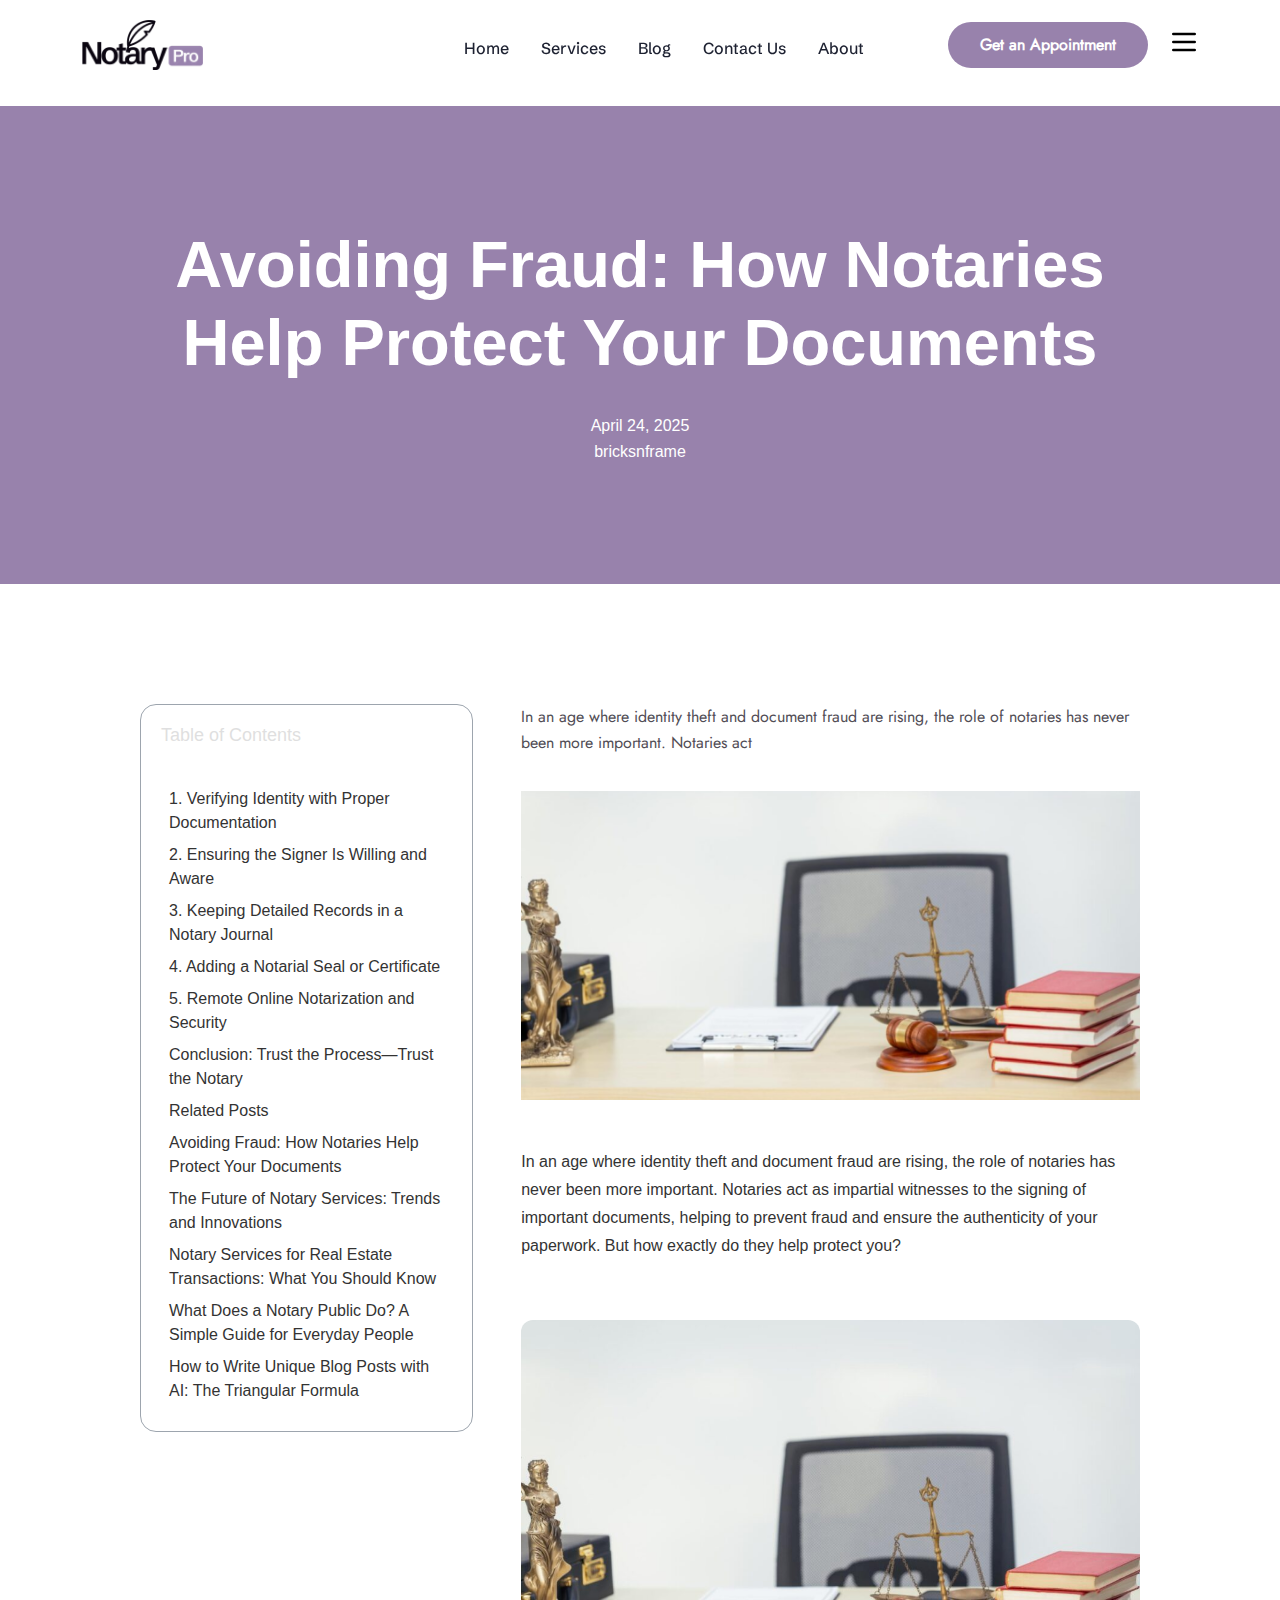
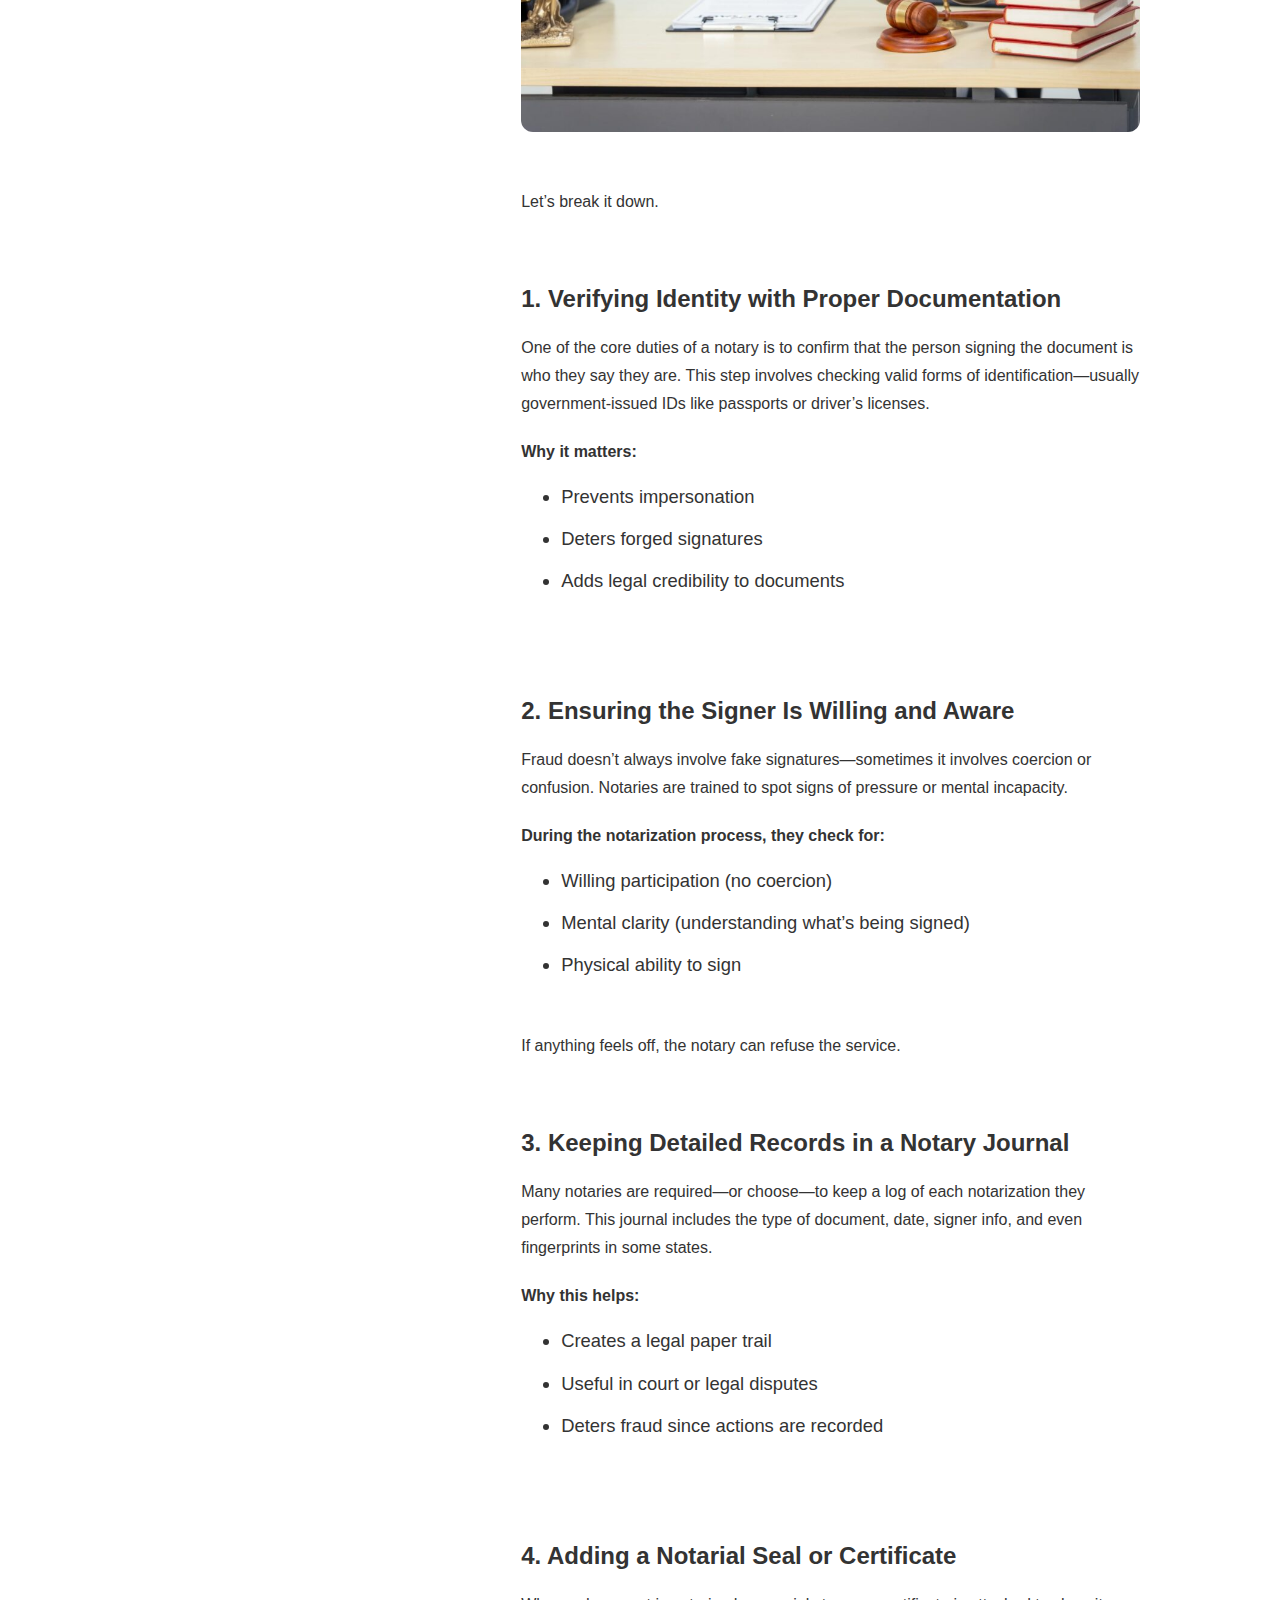
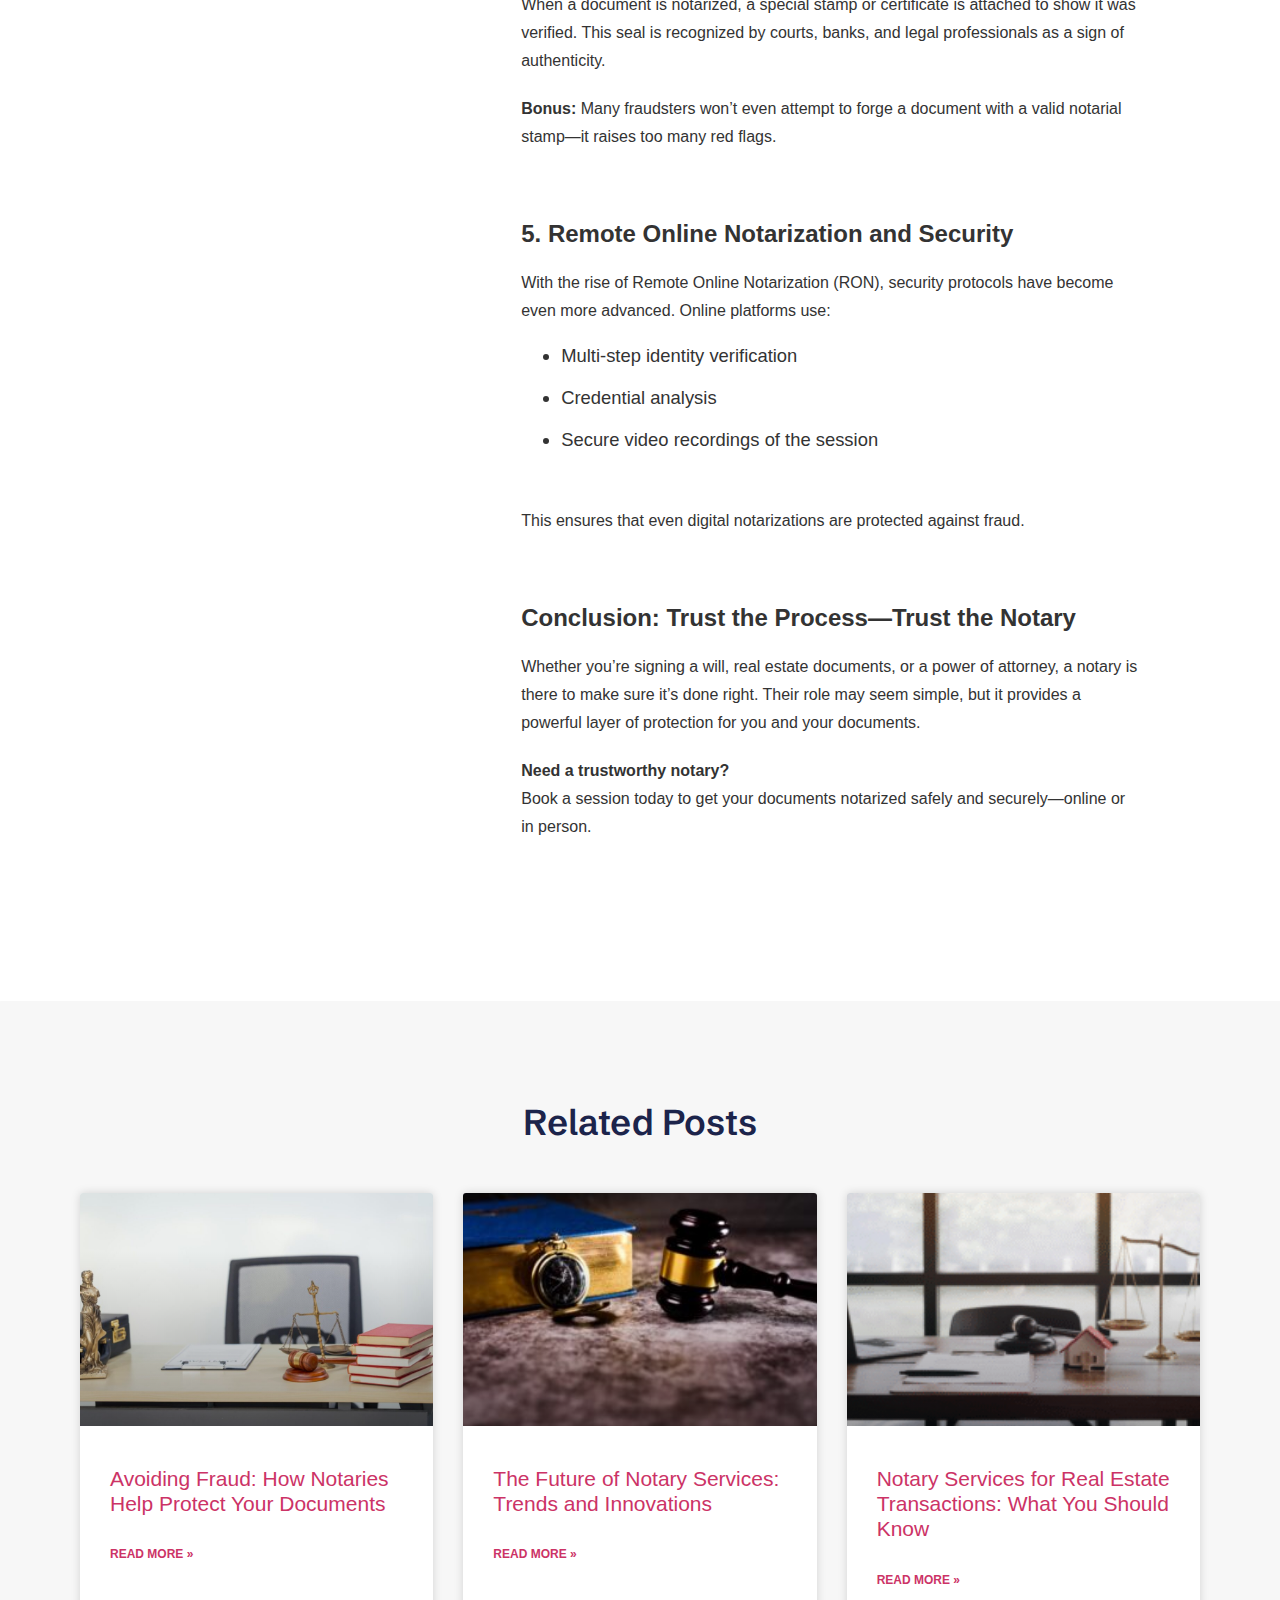
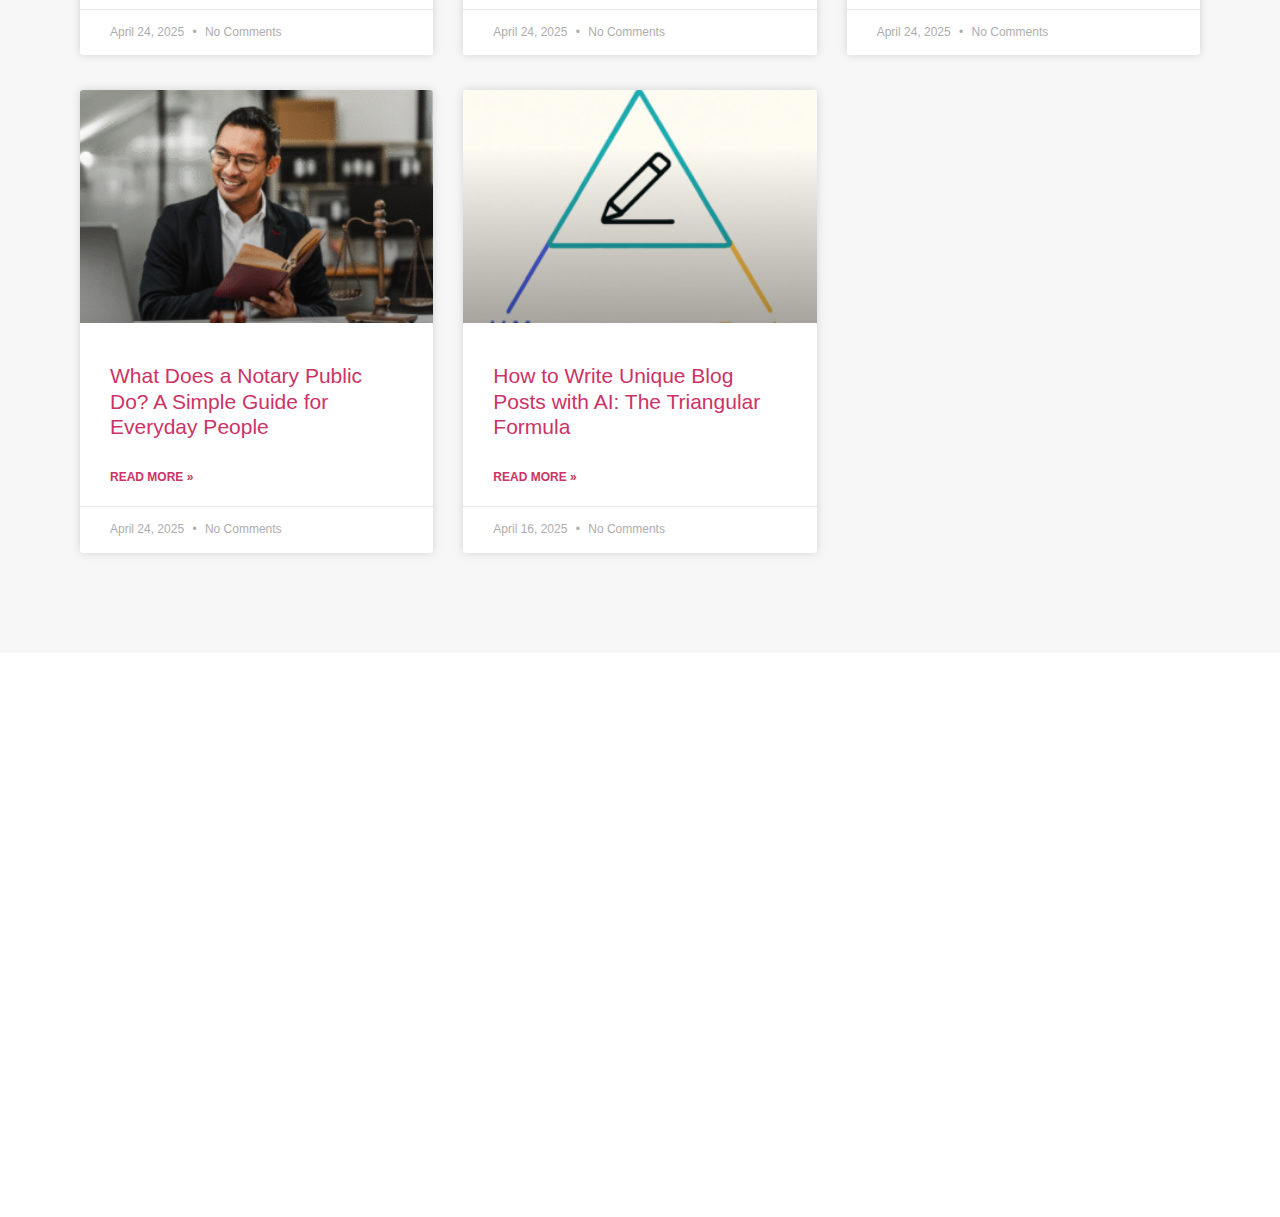
<file: avoiding-fraud-how-notaries-help-protect-your-documents/index.html>
<!DOCTYPE html>
<html lang="en-US">
<head>
	<meta charset="UTF-8">
	<meta name="viewport" content="width=device-width, initial-scale=1">
	<link rel="profile" href="https://gmpg.org/xfn/11">
	<title>Avoiding Fraud: How Notaries Help Protect Your Documents &#8211; notarypro</title>
<meta name="robots" content="max-image-preview:large">
	<style>img:is([sizes="auto" i], [sizes^="auto," i]) { contain-intrinsic-size: 3000px 1500px }</style>
	<link rel="alternate" type="application/rss+xml" title="notarypro &raquo; Feed" href="/feed/">
<link rel="alternate" type="application/rss+xml" title="notarypro &raquo; Comments Feed" href="/comments/feed/">
<link rel="alternate" type="application/rss+xml" title="notarypro &raquo; Avoiding Fraud: How Notaries Help Protect Your Documents Comments Feed" href="/avoiding-fraud-how-notaries-help-protect-your-documents/feed/">
<script>
window._wpemojiSettings = {"baseUrl":"https:\/\/s.w.org\/images\/core\/emoji\/15.1.0\/72x72\/","ext":".png","svgUrl":"https:\/\/s.w.org\/images\/core\/emoji\/15.1.0\/svg\/","svgExt":".svg","source":{"concatemoji":"\/wp-includes\/js\/wp-emoji-release.min.js?ver=6.8"}};
/*! This file is auto-generated */
!function(i,n){var o,s,e;function c(e){try{var t={supportTests:e,timestamp:(new Date).valueOf()};sessionStorage.setItem(o,JSON.stringify(t))}catch(e){}}function p(e,t,n){e.clearRect(0,0,e.canvas.width,e.canvas.height),e.fillText(t,0,0);var t=new Uint32Array(e.getImageData(0,0,e.canvas.width,e.canvas.height).data),r=(e.clearRect(0,0,e.canvas.width,e.canvas.height),e.fillText(n,0,0),new Uint32Array(e.getImageData(0,0,e.canvas.width,e.canvas.height).data));return t.every(function(e,t){return e===r[t]})}function u(e,t,n){switch(t){case"flag":return n(e,"🏳️‍⚧️","🏳️​⚧️")?!1:!n(e,"🇺🇳","🇺​🇳")&&!n(e,"🏴󠁧󠁢󠁥󠁮󠁧󠁿","🏴​󠁧​󠁢​󠁥​󠁮​󠁧​󠁿");case"emoji":return!n(e,"🐦‍🔥","🐦​🔥")}return!1}function f(e,t,n){var r="undefined"!=typeof WorkerGlobalScope&&self instanceof WorkerGlobalScope?new OffscreenCanvas(300,150):i.createElement("canvas"),a=r.getContext("2d",{willReadFrequently:!0}),o=(a.textBaseline="top",a.font="600 32px Arial",{});return e.forEach(function(e){o[e]=t(a,e,n)}),o}function t(e){var t=i.createElement("script");t.src=e,t.defer=!0,i.head.appendChild(t)}"undefined"!=typeof Promise&&(o="wpEmojiSettingsSupports",s=["flag","emoji"],n.supports={everything:!0,everythingExceptFlag:!0},e=new Promise(function(e){i.addEventListener("DOMContentLoaded",e,{once:!0})}),new Promise(function(t){var n=function(){try{var e=JSON.parse(sessionStorage.getItem(o));if("object"==typeof e&&"number"==typeof e.timestamp&&(new Date).valueOf()<e.timestamp+604800&&"object"==typeof e.supportTests)return e.supportTests}catch(e){}return null}();if(!n){if("undefined"!=typeof Worker&&"undefined"!=typeof OffscreenCanvas&&"undefined"!=typeof URL&&URL.createObjectURL&&"undefined"!=typeof Blob)try{var e="postMessage("+f.toString()+"("+[JSON.stringify(s),u.toString(),p.toString()].join(",")+"));",r=new Blob([e],{type:"text/javascript"}),a=new Worker(URL.createObjectURL(r),{name:"wpTestEmojiSupports"});return void(a.onmessage=function(e){c(n=e.data),a.terminate(),t(n)})}catch(e){}c(n=f(s,u,p))}t(n)}).then(function(e){for(var t in e)n.supports[t]=e[t],n.supports.everything=n.supports.everything&&n.supports[t],"flag"!==t&&(n.supports.everythingExceptFlag=n.supports.everythingExceptFlag&&n.supports[t]);n.supports.everythingExceptFlag=n.supports.everythingExceptFlag&&!n.supports.flag,n.DOMReady=!1,n.readyCallback=function(){n.DOMReady=!0}}).then(function(){return e}).then(function(){var e;n.supports.everything||(n.readyCallback(),(e=n.source||{}).concatemoji?t(e.concatemoji):e.wpemoji&&e.twemoji&&(t(e.twemoji),t(e.wpemoji)))}))}((window,document),window._wpemojiSettings);
</script>
<style id="wp-emoji-styles-inline-css">img.wp-smiley, img.emoji {
		display: inline !important;
		border: none !important;
		box-shadow: none !important;
		height: 1em !important;
		width: 1em !important;
		margin: 0 0.07em !important;
		vertical-align: -0.1em !important;
		background: none !important;
		padding: 0 !important;
	}</style>
<link rel="stylesheet" id="wp-block-library-css" href="/wp-includes/css/dist/block-library/style.min.css?ver=6.8" media="all">
<link rel="stylesheet" id="jet-engine-frontend-css" href="/wp-content/plugins/jet-engine/assets/css/frontend.css?ver=3.6.7" media="all">
<style id="global-styles-inline-css">:root{--wp--preset--aspect-ratio--square: 1;--wp--preset--aspect-ratio--4-3: 4/3;--wp--preset--aspect-ratio--3-4: 3/4;--wp--preset--aspect-ratio--3-2: 3/2;--wp--preset--aspect-ratio--2-3: 2/3;--wp--preset--aspect-ratio--16-9: 16/9;--wp--preset--aspect-ratio--9-16: 9/16;--wp--preset--color--black: #000000;--wp--preset--color--cyan-bluish-gray: #abb8c3;--wp--preset--color--white: #ffffff;--wp--preset--color--pale-pink: #f78da7;--wp--preset--color--vivid-red: #cf2e2e;--wp--preset--color--luminous-vivid-orange: #ff6900;--wp--preset--color--luminous-vivid-amber: #fcb900;--wp--preset--color--light-green-cyan: #7bdcb5;--wp--preset--color--vivid-green-cyan: #00d084;--wp--preset--color--pale-cyan-blue: #8ed1fc;--wp--preset--color--vivid-cyan-blue: #0693e3;--wp--preset--color--vivid-purple: #9b51e0;--wp--preset--gradient--vivid-cyan-blue-to-vivid-purple: linear-gradient(135deg,rgba(6,147,227,1) 0%,rgb(155,81,224) 100%);--wp--preset--gradient--light-green-cyan-to-vivid-green-cyan: linear-gradient(135deg,rgb(122,220,180) 0%,rgb(0,208,130) 100%);--wp--preset--gradient--luminous-vivid-amber-to-luminous-vivid-orange: linear-gradient(135deg,rgba(252,185,0,1) 0%,rgba(255,105,0,1) 100%);--wp--preset--gradient--luminous-vivid-orange-to-vivid-red: linear-gradient(135deg,rgba(255,105,0,1) 0%,rgb(207,46,46) 100%);--wp--preset--gradient--very-light-gray-to-cyan-bluish-gray: linear-gradient(135deg,rgb(238,238,238) 0%,rgb(169,184,195) 100%);--wp--preset--gradient--cool-to-warm-spectrum: linear-gradient(135deg,rgb(74,234,220) 0%,rgb(151,120,209) 20%,rgb(207,42,186) 40%,rgb(238,44,130) 60%,rgb(251,105,98) 80%,rgb(254,248,76) 100%);--wp--preset--gradient--blush-light-purple: linear-gradient(135deg,rgb(255,206,236) 0%,rgb(152,150,240) 100%);--wp--preset--gradient--blush-bordeaux: linear-gradient(135deg,rgb(254,205,165) 0%,rgb(254,45,45) 50%,rgb(107,0,62) 100%);--wp--preset--gradient--luminous-dusk: linear-gradient(135deg,rgb(255,203,112) 0%,rgb(199,81,192) 50%,rgb(65,88,208) 100%);--wp--preset--gradient--pale-ocean: linear-gradient(135deg,rgb(255,245,203) 0%,rgb(182,227,212) 50%,rgb(51,167,181) 100%);--wp--preset--gradient--electric-grass: linear-gradient(135deg,rgb(202,248,128) 0%,rgb(113,206,126) 100%);--wp--preset--gradient--midnight: linear-gradient(135deg,rgb(2,3,129) 0%,rgb(40,116,252) 100%);--wp--preset--font-size--small: 13px;--wp--preset--font-size--medium: 20px;--wp--preset--font-size--large: 36px;--wp--preset--font-size--x-large: 42px;--wp--preset--spacing--20: 0.44rem;--wp--preset--spacing--30: 0.67rem;--wp--preset--spacing--40: 1rem;--wp--preset--spacing--50: 1.5rem;--wp--preset--spacing--60: 2.25rem;--wp--preset--spacing--70: 3.38rem;--wp--preset--spacing--80: 5.06rem;--wp--preset--shadow--natural: 6px 6px 9px rgba(0, 0, 0, 0.2);--wp--preset--shadow--deep: 12px 12px 50px rgba(0, 0, 0, 0.4);--wp--preset--shadow--sharp: 6px 6px 0px rgba(0, 0, 0, 0.2);--wp--preset--shadow--outlined: 6px 6px 0px -3px rgba(255, 255, 255, 1), 6px 6px rgba(0, 0, 0, 1);--wp--preset--shadow--crisp: 6px 6px 0px rgba(0, 0, 0, 1);}:root { --wp--style--global--content-size: 800px;--wp--style--global--wide-size: 1200px; }:where(body) { margin: 0; }.wp-site-blocks > .alignleft { float: left; margin-right: 2em; }.wp-site-blocks > .alignright { float: right; margin-left: 2em; }.wp-site-blocks > .aligncenter { justify-content: center; margin-left: auto; margin-right: auto; }:where(.wp-site-blocks) > * { margin-block-start: 24px; margin-block-end: 0; }:where(.wp-site-blocks) > :first-child { margin-block-start: 0; }:where(.wp-site-blocks) > :last-child { margin-block-end: 0; }:root { --wp--style--block-gap: 24px; }:root :where(.is-layout-flow) > :first-child{margin-block-start: 0;}:root :where(.is-layout-flow) > :last-child{margin-block-end: 0;}:root :where(.is-layout-flow) > *{margin-block-start: 24px;margin-block-end: 0;}:root :where(.is-layout-constrained) > :first-child{margin-block-start: 0;}:root :where(.is-layout-constrained) > :last-child{margin-block-end: 0;}:root :where(.is-layout-constrained) > *{margin-block-start: 24px;margin-block-end: 0;}:root :where(.is-layout-flex){gap: 24px;}:root :where(.is-layout-grid){gap: 24px;}.is-layout-flow > .alignleft{float: left;margin-inline-start: 0;margin-inline-end: 2em;}.is-layout-flow > .alignright{float: right;margin-inline-start: 2em;margin-inline-end: 0;}.is-layout-flow > .aligncenter{margin-left: auto !important;margin-right: auto !important;}.is-layout-constrained > .alignleft{float: left;margin-inline-start: 0;margin-inline-end: 2em;}.is-layout-constrained > .alignright{float: right;margin-inline-start: 2em;margin-inline-end: 0;}.is-layout-constrained > .aligncenter{margin-left: auto !important;margin-right: auto !important;}.is-layout-constrained > :where(:not(.alignleft):not(.alignright):not(.alignfull)){max-width: var(--wp--style--global--content-size);margin-left: auto !important;margin-right: auto !important;}.is-layout-constrained > .alignwide{max-width: var(--wp--style--global--wide-size);}body .is-layout-flex{display: flex;}.is-layout-flex{flex-wrap: wrap;align-items: center;}.is-layout-flex > :is(*, div){margin: 0;}body .is-layout-grid{display: grid;}.is-layout-grid > :is(*, div){margin: 0;}body{padding-top: 0px;padding-right: 0px;padding-bottom: 0px;padding-left: 0px;}a:where(:not(.wp-element-button)){text-decoration: underline;}:root :where(.wp-element-button, .wp-block-button__link){background-color: #32373c;border-width: 0;color: #fff;font-family: inherit;font-size: inherit;line-height: inherit;padding: calc(0.667em + 2px) calc(1.333em + 2px);text-decoration: none;}.has-black-color{color: var(--wp--preset--color--black) !important;}.has-cyan-bluish-gray-color{color: var(--wp--preset--color--cyan-bluish-gray) !important;}.has-white-color{color: var(--wp--preset--color--white) !important;}.has-pale-pink-color{color: var(--wp--preset--color--pale-pink) !important;}.has-vivid-red-color{color: var(--wp--preset--color--vivid-red) !important;}.has-luminous-vivid-orange-color{color: var(--wp--preset--color--luminous-vivid-orange) !important;}.has-luminous-vivid-amber-color{color: var(--wp--preset--color--luminous-vivid-amber) !important;}.has-light-green-cyan-color{color: var(--wp--preset--color--light-green-cyan) !important;}.has-vivid-green-cyan-color{color: var(--wp--preset--color--vivid-green-cyan) !important;}.has-pale-cyan-blue-color{color: var(--wp--preset--color--pale-cyan-blue) !important;}.has-vivid-cyan-blue-color{color: var(--wp--preset--color--vivid-cyan-blue) !important;}.has-vivid-purple-color{color: var(--wp--preset--color--vivid-purple) !important;}.has-black-background-color{background-color: var(--wp--preset--color--black) !important;}.has-cyan-bluish-gray-background-color{background-color: var(--wp--preset--color--cyan-bluish-gray) !important;}.has-white-background-color{background-color: var(--wp--preset--color--white) !important;}.has-pale-pink-background-color{background-color: var(--wp--preset--color--pale-pink) !important;}.has-vivid-red-background-color{background-color: var(--wp--preset--color--vivid-red) !important;}.has-luminous-vivid-orange-background-color{background-color: var(--wp--preset--color--luminous-vivid-orange) !important;}.has-luminous-vivid-amber-background-color{background-color: var(--wp--preset--color--luminous-vivid-amber) !important;}.has-light-green-cyan-background-color{background-color: var(--wp--preset--color--light-green-cyan) !important;}.has-vivid-green-cyan-background-color{background-color: var(--wp--preset--color--vivid-green-cyan) !important;}.has-pale-cyan-blue-background-color{background-color: var(--wp--preset--color--pale-cyan-blue) !important;}.has-vivid-cyan-blue-background-color{background-color: var(--wp--preset--color--vivid-cyan-blue) !important;}.has-vivid-purple-background-color{background-color: var(--wp--preset--color--vivid-purple) !important;}.has-black-border-color{border-color: var(--wp--preset--color--black) !important;}.has-cyan-bluish-gray-border-color{border-color: var(--wp--preset--color--cyan-bluish-gray) !important;}.has-white-border-color{border-color: var(--wp--preset--color--white) !important;}.has-pale-pink-border-color{border-color: var(--wp--preset--color--pale-pink) !important;}.has-vivid-red-border-color{border-color: var(--wp--preset--color--vivid-red) !important;}.has-luminous-vivid-orange-border-color{border-color: var(--wp--preset--color--luminous-vivid-orange) !important;}.has-luminous-vivid-amber-border-color{border-color: var(--wp--preset--color--luminous-vivid-amber) !important;}.has-light-green-cyan-border-color{border-color: var(--wp--preset--color--light-green-cyan) !important;}.has-vivid-green-cyan-border-color{border-color: var(--wp--preset--color--vivid-green-cyan) !important;}.has-pale-cyan-blue-border-color{border-color: var(--wp--preset--color--pale-cyan-blue) !important;}.has-vivid-cyan-blue-border-color{border-color: var(--wp--preset--color--vivid-cyan-blue) !important;}.has-vivid-purple-border-color{border-color: var(--wp--preset--color--vivid-purple) !important;}.has-vivid-cyan-blue-to-vivid-purple-gradient-background{background: var(--wp--preset--gradient--vivid-cyan-blue-to-vivid-purple) !important;}.has-light-green-cyan-to-vivid-green-cyan-gradient-background{background: var(--wp--preset--gradient--light-green-cyan-to-vivid-green-cyan) !important;}.has-luminous-vivid-amber-to-luminous-vivid-orange-gradient-background{background: var(--wp--preset--gradient--luminous-vivid-amber-to-luminous-vivid-orange) !important;}.has-luminous-vivid-orange-to-vivid-red-gradient-background{background: var(--wp--preset--gradient--luminous-vivid-orange-to-vivid-red) !important;}.has-very-light-gray-to-cyan-bluish-gray-gradient-background{background: var(--wp--preset--gradient--very-light-gray-to-cyan-bluish-gray) !important;}.has-cool-to-warm-spectrum-gradient-background{background: var(--wp--preset--gradient--cool-to-warm-spectrum) !important;}.has-blush-light-purple-gradient-background{background: var(--wp--preset--gradient--blush-light-purple) !important;}.has-blush-bordeaux-gradient-background{background: var(--wp--preset--gradient--blush-bordeaux) !important;}.has-luminous-dusk-gradient-background{background: var(--wp--preset--gradient--luminous-dusk) !important;}.has-pale-ocean-gradient-background{background: var(--wp--preset--gradient--pale-ocean) !important;}.has-electric-grass-gradient-background{background: var(--wp--preset--gradient--electric-grass) !important;}.has-midnight-gradient-background{background: var(--wp--preset--gradient--midnight) !important;}.has-small-font-size{font-size: var(--wp--preset--font-size--small) !important;}.has-medium-font-size{font-size: var(--wp--preset--font-size--medium) !important;}.has-large-font-size{font-size: var(--wp--preset--font-size--large) !important;}.has-x-large-font-size{font-size: var(--wp--preset--font-size--x-large) !important;}
:root :where(.wp-block-pullquote){font-size: 1.5em;line-height: 1.6;}</style>
<link rel="stylesheet" id="hello-elementor-css" href="/wp-content/themes/hello-elementor/style.min.css?ver=3.3.0" media="all">
<link rel="stylesheet" id="hello-elementor-theme-style-css" href="/wp-content/themes/hello-elementor/theme.min.css?ver=3.3.0" media="all">
<link rel="stylesheet" id="hello-elementor-header-footer-css" href="/wp-content/themes/hello-elementor/header-footer.min.css?ver=3.3.0" media="all">
<link rel="stylesheet" id="elementor-frontend-css" href="/wp-content/plugins/elementor/assets/css/frontend.min.css?ver=3.28.4" media="all">
<link rel="stylesheet" id="widget-image-css" href="/wp-content/plugins/elementor/assets/css/widget-image.min.css?ver=3.28.4" media="all">
<link rel="stylesheet" id="widget-nav-menu-css" href="/wp-content/plugins/elementor-pro/assets/css/widget-nav-menu.min.css?ver=3.28.3" media="all">
<link rel="stylesheet" id="e-animation-grow-css" href="/wp-content/plugins/elementor/assets/lib/animations/styles/e-animation-grow.min.css?ver=3.28.4" media="all">
<link rel="stylesheet" id="widget-heading-css" href="/wp-content/plugins/elementor/assets/css/widget-heading.min.css?ver=3.28.4" media="all">
<link rel="stylesheet" id="widget-social-icons-css" href="/wp-content/plugins/elementor/assets/css/widget-social-icons.min.css?ver=3.28.4" media="all">
<link rel="stylesheet" id="e-apple-webkit-css" href="/wp-content/plugins/elementor/assets/css/conditionals/apple-webkit.min.css?ver=3.28.4" media="all">
<link rel="stylesheet" id="widget-image-gallery-css" href="/wp-content/plugins/elementor/assets/css/widget-image-gallery.min.css?ver=3.28.4" media="all">
<link rel="stylesheet" id="widget-icon-list-css" href="/wp-content/plugins/elementor/assets/css/widget-icon-list.min.css?ver=3.28.4" media="all">
<link rel="stylesheet" id="e-animation-slideInRight-css" href="/wp-content/plugins/elementor/assets/lib/animations/styles/slideInRight.min.css?ver=3.28.4" media="all">
<link rel="stylesheet" id="widget-off-canvas-css" href="/wp-content/plugins/elementor-pro/assets/css/widget-off-canvas.min.css?ver=3.28.3" media="all">
<link rel="stylesheet" id="e-sticky-css" href="/wp-content/plugins/elementor-pro/assets/css/modules/sticky.min.css?ver=3.28.3" media="all">
<link rel="stylesheet" id="e-animation-fadeIn-css" href="/wp-content/plugins/elementor/assets/lib/animations/styles/fadeIn.min.css?ver=3.28.4" media="all">
<link rel="stylesheet" id="e-motion-fx-css" href="/wp-content/plugins/elementor-pro/assets/css/modules/motion-fx.min.css?ver=3.28.3" media="all">
<link rel="stylesheet" id="widget-icon-box-css" href="/wp-content/plugins/elementor/assets/css/widget-icon-box.min.css?ver=3.28.4" media="all">
<link rel="stylesheet" id="widget-divider-css" href="/wp-content/plugins/elementor/assets/css/widget-divider.min.css?ver=3.28.4" media="all">
<link rel="stylesheet" id="widget-post-info-css" href="/wp-content/plugins/elementor-pro/assets/css/widget-post-info.min.css?ver=3.28.3" media="all">
<link rel="stylesheet" id="widget-table-of-contents-css" href="/wp-content/plugins/elementor-pro/assets/css/widget-table-of-contents.min.css?ver=3.28.3" media="all">
<link rel="stylesheet" id="widget-posts-css" href="/wp-content/plugins/elementor-pro/assets/css/widget-posts.min.css?ver=3.28.3" media="all">
<link rel="stylesheet" id="elementor-post-20-css" href="/wp-content/uploads/elementor/css/post-20.css?ver=1745823035" media="all">
<link rel="stylesheet" id="elementor-post-47-css" href="/wp-content/uploads/elementor/css/post-47.css?ver=1745823652" media="all">
<link rel="stylesheet" id="elementor-post-445-css" href="/wp-content/uploads/elementor/css/post-445.css?ver=1745823036" media="all">
<link rel="stylesheet" id="elementor-post-68-css" href="/wp-content/uploads/elementor/css/post-68.css?ver=1745826829" media="all">
<link rel="stylesheet" id="hello-elementor-child-style-css" href="/wp-content/themes/hello-theme-child-master/style.css?ver=2.0.0" media="all">
<script src="/wp-includes/js/jquery/jquery.min.js?ver=3.7.1" id="jquery-core-js"></script>
<script src="/wp-includes/js/jquery/jquery-migrate.min.js?ver=3.4.1" id="jquery-migrate-js"></script>
<link rel="https://api.w.org/" href="/wp-json/">
<link rel="alternate" title="JSON" type="application/json" href="/wp-json/wp/v2/posts/438">
<link rel="EditURI" type="application/rsd+xml" title="RSD" href="/xmlrpc.php?rsd">
<meta name="generator" content="WordPress 6.8">
<link rel="canonical" href="/avoiding-fraud-how-notaries-help-protect-your-documents/">
<link rel="shortlink" href="/?p=438">
<link rel="alternate" title="oEmbed (JSON)" type="application/json+oembed" href="/wp-json/oembed/1.0/embed?url=http%3A%2F%2F%2Favoiding-fraud-how-notaries-help-protect-your-documents%2F">
<link rel="alternate" title="oEmbed (XML)" type="text/xml+oembed" href="/wp-json/oembed/1.0/embed?url=http%3A%2F%2F%2Favoiding-fraud-how-notaries-help-protect-your-documents%2F#038;format=xml">
                            <style>/* variables (edit here)*/

:root {
    /* Global Padding Variables - Editable */
    /* Left and Right Padding All /Sections/Containers*/
    --fluid-side-padding-min: 1.25rem; /* 20px */
    --fluid-side-padding-max: 5rem;   /* 80px */

    /* Top and Bottom Padding All Containers*/
    --section-xxl-padding-min: 9.375rem; /* 150px */
    --section-xxl-padding-max: 10rem; /* 160px */ 
  
    --section-xl-padding-min: 6.875rem; /* 110px */
    --section-xl-padding-max: 7.5rem; /* 120px */
  
    --section-l-padding-min: 5.625rem; /* 90px */
    --section-l-padding-max: 6.25rem; /* 100px */
  
    --section-m-padding-min: 5rem; /* 80px */
    --section-m-padding-max: 5rem; /* 80px */
  
    --section-s-padding-min: 3.75rem; /* 60px */
    --section-s-padding-max: 3.75rem; /* 60px */
  
    --section-xs-padding-min: 2.5rem; /* 40px */
    --section-xs-padding-max: 2.5rem; /* 40px */
  
    --section-xxs-padding-min: 1.5rem; /* 24px */
    --section-xxs-padding-max: 1.5rem; /* 24px */
    
    --section-header-padding-min: 1.25rem; /* 20px */
    --section-header-padding-max: 1.25rem; /* 20px */

  
    /* Hero Sections Height Variable */
    --section-hero-height: 100vh; /* 100% the screen height */
  
    /* Offset Padding for Overlay Headers */
    --section-offset-header: 80px; /* Adjust to the overlay header's negative margin */

    /* Width For Narrow Sections*/
    --section-narrow: 62.5rem; /* 1000px */
    --section-narrow-xs: 45rem; /* 720px */
  }


/* CSS Template (do not edit below) */
  
  
  /* Section/Container Padding - Fluid Variants */
  .section-xxl {
    padding-top: clamp(var(--section-xxl-padding-min), 1.087vw + 9.13rem, var(--section-xxl-padding-max));
    padding-bottom: clamp(var(--section-xxl-padding-min), 1.087vw + 9.13rem, var(--section-xxl-padding-max));
    padding-left: clamp(var(--fluid-side-padding-min), 6.522vw + -0.217rem, var(--fluid-side-padding-max))!important;
    padding-right: clamp(var(--fluid-side-padding-min), 6.522vw + -0.217rem, var(--fluid-side-padding-max))!important;
  }
  
  .section-xl {
    padding-top: clamp(var(--section-xl-padding-min), 1.087vw + 6.63rem, var(--section-xl-padding-max));
    padding-bottom: clamp(var(--section-xl-padding-min), 1.087vw + 6.63rem, var(--section-xl-padding-max));
    padding-left: clamp(var(--fluid-side-padding-min), 6.522vw + -0.217rem, var(--fluid-side-padding-max))!important;
    padding-right: clamp(var(--fluid-side-padding-min), 6.522vw + -0.217rem, var(--fluid-side-padding-max))!important;
  }
  
  .section-l {
    padding-top: clamp(var(--section-l-padding-min), 1.087vw + 5.38rem, var(--section-l-padding-max));
    padding-bottom: clamp(var(--section-l-padding-min), 1.087vw + 5.38rem, var(--section-l-padding-max));
    padding-left: clamp(var(--fluid-side-padding-min), 6.522vw + -0.217rem, var(--fluid-side-padding-max))!important;
    padding-right: clamp(var(--fluid-side-padding-min), 6.522vw + -0.217rem, var(--fluid-side-padding-max))!important;
  }
  
  .section-m {
    padding-top: clamp(var(--section-m-padding-min), 0vw + 5rem, var(--section-m-padding-max));
    padding-bottom: clamp(var(--section-m-padding-min), 0vw + 5rem, var(--section-m-padding-max));
    padding-left: clamp(var(--fluid-side-padding-min), 6.522vw + -0.217rem, var(--fluid-side-padding-max))!important;
    padding-right: clamp(var(--fluid-side-padding-min), 6.522vw + -0.217rem, var(--fluid-side-padding-max))!important;
  }
  
  .section-s {
    padding-top: clamp(var(--section-s-padding-min), 0vw + 3.75rem, var(--section-s-padding-max));
    padding-bottom: clamp(var(--section-s-padding-min), 0vw + 3.75rem, var(--section-s-padding-max));
    padding-left: clamp(var(--fluid-side-padding-min), 6.522vw + -0.217rem, var(--fluid-side-padding-max))!important;
    padding-right: clamp(var(--fluid-side-padding-min), 6.522vw + -0.217rem, var(--fluid-side-padding-max))!important;
  }
  
  .section-xs {
    padding-top: clamp(var(--section-xs-padding-min), 0vw + 2.5rem, var(--section-xs-padding-max));
    padding-bottom: clamp(var(--section-xs-padding-min), 0vw + 2.5rem, var(--section-xs-padding-max));
    padding-left: clamp(var(--fluid-side-padding-min), 6.522vw + -0.217rem, var(--fluid-side-padding-max))!important;
    padding-right: clamp(var(--fluid-side-padding-min), 6.522vw + -0.217rem, var(--fluid-side-padding-max))!important;
  }
  
  .section-xxs {
    padding-top: clamp(var(--section-xxs-padding-min), 0vw + 1.5rem, var(--section-xxs-padding-max));
    padding-bottom: clamp(var(--section-xxs-padding-min), 0vw + 1.5rem, var(--section-xxs-padding-max));
    padding-left: clamp(var(--fluid-side-padding-min), 6.522vw + -0.217rem, var(--fluid-side-padding-max))!important;
    padding-right: clamp(var(--fluid-side-padding-min), 6.522vw + -0.217rem, var(--fluid-side-padding-max))!important;
  }
  
  .section-header {
    padding-top: clamp(var(--section-header-padding-min), 0vw + 1.25rem, var(--section-header-padding-max));
    padding-bottom: clamp(var(--section-header-padding-min), 0vw + 1.25rem, var(--section-header-padding-max));
    padding-left: clamp(var(--fluid-side-padding-min), 6.522vw + -0.217rem, var(--fluid-side-padding-max))!important;
    padding-right: clamp(var(--fluid-side-padding-min), 6.522vw + -0.217rem, var(--fluid-side-padding-max))!important;
  }
  
  /* Hero Container/Sections Height */
  .section-hero {
    min-height: var(--section-hero-height)!important;
  }

  .section-hero .e-con-inner {
    justify-content: center!important;
}
  
  /* Full Width Sections - No Side Padding */

  .section-full div {
    max-width: 100%!important;
  }
  

  /* Narrow Sections */
  .section-narrow .e-con-inner {
    max-width: var(--section-narrow)!important;
  }

  .section-narrow-xs .e-con-inner {
    max-width: var(--section-narrow-xs)!important;
  }


  /* Offset Padding for Overlay Headers */
  .section-offset {
    padding-top: calc(var(--section-offset-header) + var(--section-xxl-padding-min));
  }</style>
                                                        <style>/*----------------------------------------------------------------
Edit The Template Styles Below
----------------------------------------------------------------*/

:root {
  /* Edit Link Colors */
  --color-link: #1391ff;
  --color-link-hover: #06BCC1;
	
	/* Edit Quote */
  --color-quote-border: #06BCC1;
	--width-quote-border: 3px;
  --bg-quote: #F4F8FC;
	
	/* Edit Code */
  --color-code-text: #89E3E4;
	--bg-code: #0B0515;

  /* Edit Spacing */
  --space-s: 0.25rem;
  --space-m: 0.75rem;
  --space-l: 1.25rem;
  --space-xl: 2.25rem;
  --space-xxl: 2.5rem;
	
	/* Edit Image Border Radius */
  --radius-m: 0.75rem;
	
	/* Edit Link Transition */
  --transition-default: 0.2s ease-in-out;

  /* Edit Typography */
  --font-weight-light: 300;
  --font-weight-regular: 400;
  --font-weight-medium: 500;
  --font-weight-bold: 700;
  --font-size-xs: .85rem;
  --font-size-p: 1.15rem;
	--mobile-font-size-p: 1.15rem;
  --font-size-m: 1.5rem;
	--mobile-font-size-m: 1.5rem;
  --font-size-l: 2rem;
	--mobile-font-size-l: 2rem;
  --line-height-body: 1.75em;
  --line-height-heading: 1.25em;
  --line-height-list: 1.2em;
}


/*----------------------------------------------------------------
End of template style editing, do not edit below
----------------------------------------------------------------*/


/* Headings */
.post-content h2, 
.post-content h3, 
.post-content h4, 
.post-content h5, 
.post-content h6 {
  padding-top: var(--space-xxl);
  padding-bottom: var(--space-s);
  font-weight: var(--font-weight-bold);
  line-height: var(--line-height-heading);
}

.post-content h2 {
  font-size: var(--font-size-l);
}

.post-content h3, 
.post-content h4, 
.post-content h5, 
.post-content h6 {
  font-size: var(--font-size-m);
}

/* Paragraphs */
.post-content p {
  padding-bottom: var(--space-l);
  margin-bottom: 0;
  line-height: var(--line-height-body);
}

/* Links */
.post-content p a {
  color: var(--color-link);
  font-weight: var(--font-weight-medium);
  text-decoration: underline;
  transition: color var(--transition-default);
}

.post-content p a:hover {
  color: var(--color-link-hover);
}

/* Lists */
.post-content ul,
.post-content ol {
  font-size: var(--font-size-p);
  font-weight: var(--font-weight-medium);
  padding-bottom: var(--space-xl);
}

.post-content ul li {
  line-height: var(--line-height-list);
  margin-bottom: var(--space-l);
}

.c-post-meta ul li:nth-child(2) {
  font-weight: var(--font-weight-regular)!important;
}

/* Images */
.post-content .wp-block-image img {
  margin: var(--space-xxl) 0;
  border-radius: var(--radius-m);
}

/* Blockquotes */
.post-content blockquote {
  border-left: var(--width-quote-border) solid var(--color-quote-border);
  margin: 0;
  padding: var(--space-m) var(--space-l);
  background: var(--bg-quote);
  font-size: var(--font-size-p);
  font-weight: var(--font-weight-regular);
}

.post-content blockquote cite {
  font-size: var(--font-size-xs);
  font-weight: var(--font-weight-light);
}

.post-content blockquote p {
  padding-bottom: 0;
}

/* Code Blocks */
.post-content .wp-block-code {
  background: var(--bg-code);
  padding: var(--space-xl);
  border-radius: var(--radius-m);
}

.post-content code {
  color: var(--color-code-text);
}

/* Mobile responsiveness */
@media screen and (max-width: 767px) {
  .post-content p {
    font-size: var(--mobile-font-size-p);
  }

  .post-content h2 {
    font-size: var(--mobile-font-size-l);
  }

  .post-content h3, 
  .post-content h4, 
  .post-content h5, 
  .post-content h6 {
    font-size: var(--mobile-font-size-m);
  }
}</style>
                            <meta name="generator" content="Elementor 3.28.4; features: e_font_icon_svg, additional_custom_breakpoints, e_element_cache; settings: css_print_method-external, google_font-disabled, font_display-swap">

			<style>.e-con.e-parent:nth-of-type(n+4):not(.e-lazyloaded):not(.e-no-lazyload),
				.e-con.e-parent:nth-of-type(n+4):not(.e-lazyloaded):not(.e-no-lazyload) * {
					background-image: none !important;
				}
				@media screen and (max-height: 1024px) {
					.e-con.e-parent:nth-of-type(n+3):not(.e-lazyloaded):not(.e-no-lazyload),
					.e-con.e-parent:nth-of-type(n+3):not(.e-lazyloaded):not(.e-no-lazyload) * {
						background-image: none !important;
					}
				}
				@media screen and (max-height: 640px) {
					.e-con.e-parent:nth-of-type(n+2):not(.e-lazyloaded):not(.e-no-lazyload),
					.e-con.e-parent:nth-of-type(n+2):not(.e-lazyloaded):not(.e-no-lazyload) * {
						background-image: none !important;
					}
				}</style>
			</head>
<body class="wp-singular post-template-default single single-post postid-438 single-format-standard wp-embed-responsive wp-theme-hello-elementor wp-child-theme-hello-theme-child-master theme-default elementor-default elementor-template-full-width elementor-kit-20 elementor-page-68">


<a class="skip-link screen-reader-text" href="#content">Skip to content</a>

		<div data-elementor-type="header" data-elementor-id="47" class="elementor elementor-47 elementor-location-header" data-elementor-post-type="elementor_library">
			<header class="elementor-element elementor-element-14513d21 e-con-full section-header  e-flex elementor-invisible e-con e-parent" data-id="14513d21" data-element_type="container" data-settings="{&quot;sticky&quot;:&quot;top&quot;,&quot;sticky_on&quot;:[&quot;desktop&quot;,&quot;tablet&quot;],&quot;animation&quot;:&quot;fadeIn&quot;,&quot;background_background&quot;:&quot;classic&quot;,&quot;background_motion_fx_motion_fx_scrolling&quot;:&quot;yes&quot;,&quot;background_motion_fx_opacity_effect&quot;:&quot;yes&quot;,&quot;background_motion_fx_opacity_range&quot;:{&quot;unit&quot;:&quot;%&quot;,&quot;size&quot;:&quot;&quot;,&quot;sizes&quot;:{&quot;start&quot;:0,&quot;end&quot;:14}},&quot;background_motion_fx_devices&quot;:[&quot;desktop&quot;,&quot;tablet&quot;],&quot;background_motion_fx_range&quot;:&quot;page&quot;,&quot;background_motion_fx_opacity_direction&quot;:&quot;out-in&quot;,&quot;background_motion_fx_opacity_level&quot;:{&quot;unit&quot;:&quot;px&quot;,&quot;size&quot;:10,&quot;sizes&quot;:[]},&quot;sticky_offset&quot;:0,&quot;sticky_effects_offset&quot;:0,&quot;sticky_anchor_link_offset&quot;:0}">
		<div class="elementor-element elementor-element-41159bd5 e-con-full e-flex e-con e-child" data-id="41159bd5" data-element_type="container">
				<div class="elementor-element elementor-element-57d83f5c elementor-widget-mobile__width-initial elementor-widget elementor-widget-image" data-id="57d83f5c" data-element_type="widget" data-widget_type="image.default">
																<a href="/">
							<img width="800" height="325" src="/wp-content/uploads/2025/04/NotaryPro-Dark-1024x416.png" class="attachment-large size-large wp-image-278" alt="" srcset="/wp-content/uploads/2025/04/NotaryPro-Dark-1024x416.png 1024w, /wp-content/uploads/2025/04/NotaryPro-Dark-300x122.png 300w, /wp-content/uploads/2025/04/NotaryPro-Dark-768x312.png 768w, /wp-content/uploads/2025/04/NotaryPro-Dark.png 1131w" sizes="(max-width: 800px) 100vw, 800px">								</a>
															</div>
				<div class="elementor-element elementor-element-12dd89a5 elementor-nav-menu__align-end elementor-nav-menu--stretch elementor-widget-tablet__width-initial elementor-hidden-tablet elementor-nav-menu--dropdown-mobile elementor-nav-menu__text-align-aside elementor-nav-menu--toggle elementor-nav-menu--burger elementor-widget elementor-widget-nav-menu" data-id="12dd89a5" data-element_type="widget" data-settings="{&quot;full_width&quot;:&quot;stretch&quot;,&quot;layout&quot;:&quot;horizontal&quot;,&quot;submenu_icon&quot;:{&quot;value&quot;:&quot;&lt;svg class=\&quot;e-font-icon-svg e-fas-caret-down\&quot; viewBox=\&quot;0 0 320 512\&quot; xmlns=\&quot;http:\/\/www.w3.org\/2000\/svg\&quot;&gt;&lt;path d=\&quot;M31.3 192h257.3c17.8 0 26.7 21.5 14.1 34.1L174.1 354.8c-7.8 7.8-20.5 7.8-28.3 0L17.2 226.1C4.6 213.5 13.5 192 31.3 192z\&quot;&gt;&lt;\/path&gt;&lt;\/svg&gt;&quot;,&quot;library&quot;:&quot;fa-solid&quot;},&quot;toggle&quot;:&quot;burger&quot;}" data-widget_type="nav-menu.default">
								<nav aria-label="Menu" class="elementor-nav-menu--main elementor-nav-menu__container elementor-nav-menu--layout-horizontal e--pointer-none">
				<ul id="menu-1-12dd89a5" class="elementor-nav-menu">
<li class="menu-item menu-item-type-post_type menu-item-object-page menu-item-home menu-item-18"><a href="/" class="elementor-item">Home</a></li>
<li class="menu-item menu-item-type-post_type menu-item-object-page menu-item-718"><a href="/services/" class="elementor-item">Services</a></li>
<li class="menu-item menu-item-type-post_type menu-item-object-page menu-item-17"><a href="/blog/" class="elementor-item">Blog</a></li>
<li class="menu-item menu-item-type-post_type menu-item-object-page menu-item-277"><a href="/contact-us/" class="elementor-item">Contact Us</a></li>
<li class="menu-item menu-item-type-post_type menu-item-object-page menu-item-719"><a href="/about/" class="elementor-item">About</a></li>
</ul>			</nav>
					<div class="elementor-menu-toggle" role="button" tabindex="0" aria-label="Menu Toggle" aria-expanded="false">
			<svg aria-hidden="true" role="presentation" class="elementor-menu-toggle__icon--open e-font-icon-svg e-eicon-menu-bar" viewbox="0 0 1000 1000" xmlns="http://www.w3.org/2000/svg"><path d="M104 333H896C929 333 958 304 958 271S929 208 896 208H104C71 208 42 237 42 271S71 333 104 333ZM104 583H896C929 583 958 554 958 521S929 458 896 458H104C71 458 42 487 42 521S71 583 104 583ZM104 833H896C929 833 958 804 958 771S929 708 896 708H104C71 708 42 737 42 771S71 833 104 833Z"></path></svg><svg aria-hidden="true" role="presentation" class="elementor-menu-toggle__icon--close e-font-icon-svg e-eicon-close" viewbox="0 0 1000 1000" xmlns="http://www.w3.org/2000/svg"><path d="M742 167L500 408 258 167C246 154 233 150 217 150 196 150 179 158 167 167 154 179 150 196 150 212 150 229 154 242 171 254L408 500 167 742C138 771 138 800 167 829 196 858 225 858 254 829L496 587 738 829C750 842 767 846 783 846 800 846 817 842 829 829 842 817 846 804 846 783 846 767 842 750 829 737L588 500 833 258C863 229 863 200 833 171 804 137 775 137 742 167Z"></path></svg>		</div>
					<nav class="elementor-nav-menu--dropdown elementor-nav-menu__container" aria-hidden="true">
				<ul id="menu-2-12dd89a5" class="elementor-nav-menu">
<li class="menu-item menu-item-type-post_type menu-item-object-page menu-item-home menu-item-18"><a href="/" class="elementor-item" tabindex="-1">Home</a></li>
<li class="menu-item menu-item-type-post_type menu-item-object-page menu-item-718"><a href="/services/" class="elementor-item" tabindex="-1">Services</a></li>
<li class="menu-item menu-item-type-post_type menu-item-object-page menu-item-17"><a href="/blog/" class="elementor-item" tabindex="-1">Blog</a></li>
<li class="menu-item menu-item-type-post_type menu-item-object-page menu-item-277"><a href="/contact-us/" class="elementor-item" tabindex="-1">Contact Us</a></li>
<li class="menu-item menu-item-type-post_type menu-item-object-page menu-item-719"><a href="/about/" class="elementor-item" tabindex="-1">About</a></li>
</ul>			</nav>
						</div>
				</div>
		<div class="elementor-element elementor-element-6dd6a379 e-con-full elementor-hidden-mobile e-flex e-con e-child" data-id="6dd6a379" data-element_type="container">
				<div class="elementor-element elementor-element-198a7ab5 elementor-hidden-mobile elementor-widget elementor-widget-button" data-id="198a7ab5" data-element_type="widget" data-widget_type="button.default">
										<a class="elementor-button elementor-button-link elementor-size-sm" href="#">
						<span class="elementor-button-content-wrapper">
									<span class="elementor-button-text">Get an Appointment</span>
					</span>
					</a>
								</div>
				<div class="elementor-element elementor-element-e608d44 elementor-nav-menu__align-start elementor-hidden-mobile elementor-nav-menu--stretch elementor-hidden-desktop elementor-nav-menu--dropdown-tablet elementor-nav-menu__text-align-aside elementor-nav-menu--toggle elementor-nav-menu--burger elementor-widget elementor-widget-nav-menu" data-id="e608d44" data-element_type="widget" data-settings="{&quot;full_width&quot;:&quot;stretch&quot;,&quot;toggle_icon_hover_animation&quot;:&quot;grow&quot;,&quot;layout&quot;:&quot;horizontal&quot;,&quot;submenu_icon&quot;:{&quot;value&quot;:&quot;&lt;svg class=\&quot;e-font-icon-svg e-fas-caret-down\&quot; viewBox=\&quot;0 0 320 512\&quot; xmlns=\&quot;http:\/\/www.w3.org\/2000\/svg\&quot;&gt;&lt;path d=\&quot;M31.3 192h257.3c17.8 0 26.7 21.5 14.1 34.1L174.1 354.8c-7.8 7.8-20.5 7.8-28.3 0L17.2 226.1C4.6 213.5 13.5 192 31.3 192z\&quot;&gt;&lt;\/path&gt;&lt;\/svg&gt;&quot;,&quot;library&quot;:&quot;fa-solid&quot;},&quot;toggle&quot;:&quot;burger&quot;}" data-widget_type="nav-menu.default">
								<nav aria-label="Menu" class="elementor-nav-menu--main elementor-nav-menu__container elementor-nav-menu--layout-horizontal e--pointer-none">
				<ul id="menu-1-e608d44" class="elementor-nav-menu">
<li class="menu-item menu-item-type-post_type menu-item-object-page menu-item-home menu-item-18"><a href="/" class="elementor-item">Home</a></li>
<li class="menu-item menu-item-type-post_type menu-item-object-page menu-item-718"><a href="/services/" class="elementor-item">Services</a></li>
<li class="menu-item menu-item-type-post_type menu-item-object-page menu-item-17"><a href="/blog/" class="elementor-item">Blog</a></li>
<li class="menu-item menu-item-type-post_type menu-item-object-page menu-item-277"><a href="/contact-us/" class="elementor-item">Contact Us</a></li>
<li class="menu-item menu-item-type-post_type menu-item-object-page menu-item-719"><a href="/about/" class="elementor-item">About</a></li>
</ul>			</nav>
					<div class="elementor-menu-toggle" role="button" tabindex="0" aria-label="Menu Toggle" aria-expanded="false">
			<svg aria-hidden="true" role="presentation" class="elementor-menu-toggle__icon--open elementor-animation-grow e-font-icon-svg e-eicon-menu-bar" viewbox="0 0 1000 1000" xmlns="http://www.w3.org/2000/svg"><path d="M104 333H896C929 333 958 304 958 271S929 208 896 208H104C71 208 42 237 42 271S71 333 104 333ZM104 583H896C929 583 958 554 958 521S929 458 896 458H104C71 458 42 487 42 521S71 583 104 583ZM104 833H896C929 833 958 804 958 771S929 708 896 708H104C71 708 42 737 42 771S71 833 104 833Z"></path></svg><svg aria-hidden="true" role="presentation" class="elementor-menu-toggle__icon--close elementor-animation-grow e-font-icon-svg e-eicon-close" viewbox="0 0 1000 1000" xmlns="http://www.w3.org/2000/svg"><path d="M742 167L500 408 258 167C246 154 233 150 217 150 196 150 179 158 167 167 154 179 150 196 150 212 150 229 154 242 171 254L408 500 167 742C138 771 138 800 167 829 196 858 225 858 254 829L496 587 738 829C750 842 767 846 783 846 800 846 817 842 829 829 842 817 846 804 846 783 846 767 842 750 829 737L588 500 833 258C863 229 863 200 833 171 804 137 775 137 742 167Z"></path></svg>		</div>
					<nav class="elementor-nav-menu--dropdown elementor-nav-menu__container" aria-hidden="true">
				<ul id="menu-2-e608d44" class="elementor-nav-menu">
<li class="menu-item menu-item-type-post_type menu-item-object-page menu-item-home menu-item-18"><a href="/" class="elementor-item" tabindex="-1">Home</a></li>
<li class="menu-item menu-item-type-post_type menu-item-object-page menu-item-718"><a href="/services/" class="elementor-item" tabindex="-1">Services</a></li>
<li class="menu-item menu-item-type-post_type menu-item-object-page menu-item-17"><a href="/blog/" class="elementor-item" tabindex="-1">Blog</a></li>
<li class="menu-item menu-item-type-post_type menu-item-object-page menu-item-277"><a href="/contact-us/" class="elementor-item" tabindex="-1">Contact Us</a></li>
<li class="menu-item menu-item-type-post_type menu-item-object-page menu-item-719"><a href="/about/" class="elementor-item" tabindex="-1">About</a></li>
</ul>			</nav>
						</div>
				<div class="elementor-element elementor-element-6977fb1 elementor-hidden-mobile elementor-hidden-tablet elementor-view-default elementor-widget elementor-widget-icon" data-id="6977fb1" data-element_type="widget" data-widget_type="icon.default">
							<div class="elementor-icon-wrapper">
			<a class="elementor-icon" href="#elementor-action%3Aaction%3Doff_canvas%3Aopen%26settings%3DeyJpZCI6IjZmZDI0YjVhIiwiZGlzcGxheU1vZGUiOiJvcGVuIn0%3D">
			<svg xmlns="http://www.w3.org/2000/svg" width="800px" height="800px" viewbox="0 0 24 24" fill="none"><path stroke="#000000" stroke-linecap="round" stroke-linejoin="round" stroke-width="2" d="M4 6H20M4 12H20M4 18H20"></path></svg>			</a>
		</div>
						</div>
				<div class="elementor-element elementor-element-6fd24b5a elementor-widget elementor-widget-off-canvas" data-id="6fd24b5a" data-element_type="widget" data-settings="{&quot;entrance_animation&quot;:&quot;slideInRight&quot;,&quot;exit_animation&quot;:&quot;slideInRight&quot;}" data-widget_type="off-canvas.default">
							<div id="off-canvas-6fd24b5a" class="e-off-canvas" role="dialog" aria-hidden="true" aria-label="BnK Off-Canvas Menu" aria-modal="true" inert="" data-delay-child-handlers="true">
			<div class="e-off-canvas__overlay"></div>
			<div class="e-off-canvas__main">
				<div class="e-off-canvas__content">
					<div class="elementor-element elementor-element-362fe856 e-con-full e-flex e-con e-child" data-id="362fe856" data-element_type="container">
		<div class="elementor-element elementor-element-66ba2a42 e-con-full e-flex e-con e-child" data-id="66ba2a42" data-element_type="container">
				<div class="elementor-element elementor-element-41046ffe elementor-view-default elementor-widget elementor-widget-icon" data-id="41046ffe" data-element_type="widget" data-widget_type="icon.default">
							<div class="elementor-icon-wrapper">
			<a class="elementor-icon" href="#elementor-action%3Aaction%3Doff_canvas%3Aclose%26settings%3DeyJpZCI6IjZmZDI0YjVhIiwiZGlzcGxheU1vZGUiOiJjbG9zZSJ9">
			<svg xmlns="http://www.w3.org/2000/svg" width="800px" height="800px" viewbox="0 0 1024 1024"><path fill="#000000" d="M195.2 195.2a64 64 0 0 1 90.496 0L512 421.504 738.304 195.2a64 64 0 0 1 90.496 90.496L602.496 512 828.8 738.304a64 64 0 0 1-90.496 90.496L512 602.496 285.696 828.8a64 64 0 0 1-90.496-90.496L421.504 512 195.2 285.696a64 64 0 0 1 0-90.496z"></path></svg>			</a>
		</div>
						</div>
				</div>
		<div class="elementor-element elementor-element-4a5e54f4 e-flex e-con-boxed e-con e-child" data-id="4a5e54f4" data-element_type="container">
					<div class="e-con-inner">
				<div class="elementor-element elementor-element-50cf16e0 elementor-widget elementor-widget-image" data-id="50cf16e0" data-element_type="widget" data-widget_type="image.default">
															<img width="800" height="325" src="/wp-content/uploads/2025/04/NotaryPro-Dark-1024x416.png" class="attachment-large size-large wp-image-278" alt="" srcset="/wp-content/uploads/2025/04/NotaryPro-Dark-1024x416.png 1024w, /wp-content/uploads/2025/04/NotaryPro-Dark-300x122.png 300w, /wp-content/uploads/2025/04/NotaryPro-Dark-768x312.png 768w, /wp-content/uploads/2025/04/NotaryPro-Dark.png 1131w" sizes="(max-width: 800px) 100vw, 800px">															</div>
				<div class="elementor-element elementor-element-4c8ae70d elementor-widget elementor-widget-heading" data-id="4c8ae70d" data-element_type="widget" data-widget_type="heading.default">
					<h2 class="elementor-heading-title elementor-size-default">Nullam quis risus eget urna mollis ornare vel eu leo. Aenean lacinia bibendum nulla sed </h2>				</div>
				<div class="elementor-element elementor-element-2693d156 elementor-shape-circle elementor-grid-0 e-grid-align-center elementor-widget elementor-widget-social-icons" data-id="2693d156" data-element_type="widget" data-widget_type="social-icons.default">
							<div class="elementor-social-icons-wrapper elementor-grid">
							<span class="elementor-grid-item">
					<a class="elementor-icon elementor-social-icon elementor-social-icon-facebook elementor-repeater-item-467a3f7" target="_blank">
						<span class="elementor-screen-only">Facebook</span>
						<svg class="e-font-icon-svg e-fab-facebook" viewbox="0 0 512 512" xmlns="http://www.w3.org/2000/svg"><path d="M504 256C504 119 393 8 256 8S8 119 8 256c0 123.78 90.69 226.38 209.25 245V327.69h-63V256h63v-54.64c0-62.15 37-96.48 93.67-96.48 27.14 0 55.52 4.84 55.52 4.84v61h-31.28c-30.8 0-40.41 19.12-40.41 38.73V256h68.78l-11 71.69h-57.78V501C413.31 482.38 504 379.78 504 256z"></path></svg>					</a>
				</span>
							<span class="elementor-grid-item">
					<a class="elementor-icon elementor-social-icon elementor-social-icon-twitter elementor-repeater-item-6725936" target="_blank">
						<span class="elementor-screen-only">Twitter</span>
						<svg class="e-font-icon-svg e-fab-twitter" viewbox="0 0 512 512" xmlns="http://www.w3.org/2000/svg"><path d="M459.37 151.716c.325 4.548.325 9.097.325 13.645 0 138.72-105.583 298.558-298.558 298.558-59.452 0-114.68-17.219-161.137-47.106 8.447.974 16.568 1.299 25.34 1.299 49.055 0 94.213-16.568 130.274-44.832-46.132-.975-84.792-31.188-98.112-72.772 6.498.974 12.995 1.624 19.818 1.624 9.421 0 18.843-1.3 27.614-3.573-48.081-9.747-84.143-51.98-84.143-102.985v-1.299c13.969 7.797 30.214 12.67 47.431 13.319-28.264-18.843-46.781-51.005-46.781-87.391 0-19.492 5.197-37.36 14.294-52.954 51.655 63.675 129.3 105.258 216.365 109.807-1.624-7.797-2.599-15.918-2.599-24.04 0-57.828 46.782-104.934 104.934-104.934 30.213 0 57.502 12.67 76.67 33.137 23.715-4.548 46.456-13.32 66.599-25.34-7.798 24.366-24.366 44.833-46.132 57.827 21.117-2.273 41.584-8.122 60.426-16.243-14.292 20.791-32.161 39.308-52.628 54.253z"></path></svg>					</a>
				</span>
							<span class="elementor-grid-item">
					<a class="elementor-icon elementor-social-icon elementor-social-icon-youtube elementor-repeater-item-e3432b8" target="_blank">
						<span class="elementor-screen-only">Youtube</span>
						<svg class="e-font-icon-svg e-fab-youtube" viewbox="0 0 576 512" xmlns="http://www.w3.org/2000/svg"><path d="M549.655 124.083c-6.281-23.65-24.787-42.276-48.284-48.597C458.781 64 288 64 288 64S117.22 64 74.629 75.486c-23.497 6.322-42.003 24.947-48.284 48.597-11.412 42.867-11.412 132.305-11.412 132.305s0 89.438 11.412 132.305c6.281 23.65 24.787 41.5 48.284 47.821C117.22 448 288 448 288 448s170.78 0 213.371-11.486c23.497-6.321 42.003-24.171 48.284-47.821 11.412-42.867 11.412-132.305 11.412-132.305s0-89.438-11.412-132.305zm-317.51 213.508V175.185l142.739 81.205-142.739 81.201z"></path></svg>					</a>
				</span>
					</div>
						</div>
					</div>
				</div>
		<div class="elementor-element elementor-element-3c2e2e2a e-flex e-con-boxed e-con e-child" data-id="3c2e2e2a" data-element_type="container">
					<div class="e-con-inner">
				<div class="elementor-element elementor-element-58529a00 elementor-widget elementor-widget-image-gallery" data-id="58529a00" data-element_type="widget" data-widget_type="image-gallery.default">
							<div class="elementor-image-gallery">
			<div id="gallery-1" class="gallery galleryid-9 gallery-columns-3 gallery-size-thumbnail">
<figure class="gallery-item">
			<div class="gallery-icon landscape">
				<a data-elementor-open-lightbox="no" href="/wp-content/uploads/2025/04/handsome-businessman-lawyer-of-indian-descent-trus-M5DW2N5-1-1024x683-1.jpg"><img width="150" height="150" src="/wp-content/uploads/2025/04/handsome-businessman-lawyer-of-indian-descent-trus-M5DW2N5-1-1024x683-1-150x150.jpg" class="attachment-thumbnail size-thumbnail" alt="" decoding="async"></a>
			</div></figure><figure class="gallery-item">
			<div class="gallery-icon landscape">
				<a data-elementor-open-lightbox="no" href="/wp-content/uploads/2025/04/MJD5XTF.jpg"><img loading="lazy" width="150" height="150" src="/wp-content/uploads/2025/04/MJD5XTF-150x150.jpg" class="attachment-thumbnail size-thumbnail" alt="" decoding="async" srcset="/wp-content/uploads/2025/04/MJD5XTF-150x150.jpg 150w, /wp-content/uploads/2025/04/MJD5XTF-300x300.jpg 300w, /wp-content/uploads/2025/04/MJD5XTF.jpg 600w" sizes="(max-width: 150px) 100vw, 150px"></a>
			</div></figure><figure class="gallery-item">
			<div class="gallery-icon landscape">
				<a data-elementor-open-lightbox="no" href="/wp-content/uploads/2025/04/ET3RZN9.jpg"><img loading="lazy" width="150" height="150" src="/wp-content/uploads/2025/04/ET3RZN9-150x150.jpg" class="attachment-thumbnail size-thumbnail" alt="" decoding="async" srcset="/wp-content/uploads/2025/04/ET3RZN9-150x150.jpg 150w, /wp-content/uploads/2025/04/ET3RZN9-300x300.jpg 300w, /wp-content/uploads/2025/04/ET3RZN9.jpg 600w" sizes="(max-width: 150px) 100vw, 150px"></a>
			</div></figure><figure class="gallery-item">
			<div class="gallery-icon landscape">
				<a data-elementor-open-lightbox="no" href="/wp-content/uploads/2025/04/G2G6CE7.jpg"><img loading="lazy" width="150" height="150" src="/wp-content/uploads/2025/04/G2G6CE7-150x150.jpg" class="attachment-thumbnail size-thumbnail" alt="" decoding="async" srcset="/wp-content/uploads/2025/04/G2G6CE7-150x150.jpg 150w, /wp-content/uploads/2025/04/G2G6CE7-300x300.jpg 300w, /wp-content/uploads/2025/04/G2G6CE7.jpg 600w" sizes="(max-width: 150px) 100vw, 150px"></a>
			</div></figure><figure class="gallery-item">
			<div class="gallery-icon landscape">
				<a data-elementor-open-lightbox="no" href="/wp-content/uploads/2025/04/L4UTZ67.jpg"><img loading="lazy" width="150" height="150" src="/wp-content/uploads/2025/04/L4UTZ67-150x150.jpg" class="attachment-thumbnail size-thumbnail" alt="" decoding="async" srcset="/wp-content/uploads/2025/04/L4UTZ67-150x150.jpg 150w, /wp-content/uploads/2025/04/L4UTZ67-300x300.jpg 300w, /wp-content/uploads/2025/04/L4UTZ67.jpg 600w" sizes="(max-width: 150px) 100vw, 150px"></a>
			</div></figure><figure class="gallery-item">
			<div class="gallery-icon portrait">
				<a data-elementor-open-lightbox="no" href="/wp-content/uploads/2025/04/Q2YRZB3.jpg"><img loading="lazy" width="150" height="150" src="/wp-content/uploads/2025/04/Q2YRZB3-150x150.jpg" class="attachment-thumbnail size-thumbnail" alt="" decoding="async"></a>
			</div></figure>
		</div>
		</div>
						</div>
				<div class="elementor-element elementor-element-6b1b5c7b elementor-icon-list--layout-inline elementor-align-center elementor-list-item-link-full_width elementor-widget elementor-widget-icon-list" data-id="6b1b5c7b" data-element_type="widget" data-widget_type="icon-list.default">
							<ul class="elementor-icon-list-items elementor-inline-items">
							<li class="elementor-icon-list-item elementor-inline-item">
											<span class="elementor-icon-list-icon">
							<svg aria-hidden="true" class="e-font-icon-svg e-fas-map-pin" viewbox="0 0 288 512" xmlns="http://www.w3.org/2000/svg"><path d="M112 316.94v156.69l22.02 33.02c4.75 7.12 15.22 7.12 19.97 0L176 473.63V316.94c-10.39 1.92-21.06 3.06-32 3.06s-21.61-1.14-32-3.06zM144 0C64.47 0 0 64.47 0 144s64.47 144 144 144 144-64.47 144-144S223.53 0 144 0zm0 76c-37.5 0-68 30.5-68 68 0 6.62-5.38 12-12 12s-12-5.38-12-12c0-50.73 41.28-92 92-92 6.62 0 12 5.38 12 12s-5.38 12-12 12z"></path></svg>						</span>
										<span class="elementor-icon-list-text">Directions</span>
									</li>
								<li class="elementor-icon-list-item elementor-inline-item">
											<span class="elementor-icon-list-icon">
							<svg aria-hidden="true" class="e-font-icon-svg e-fab-rocketchat" viewbox="0 0 576 512" xmlns="http://www.w3.org/2000/svg"><path d="M284.046,224.8a34.114,34.114,0,1,0,34.317,34.113A34.217,34.217,0,0,0,284.046,224.8Zm-110.45,0a34.114,34.114,0,1,0,34.317,34.113A34.217,34.217,0,0,0,173.6,224.8Zm220.923,0a34.114,34.114,0,1,0,34.317,34.113A34.215,34.215,0,0,0,394.519,224.8Zm153.807-55.319c-15.535-24.172-37.31-45.57-64.681-63.618-52.886-34.817-122.374-54-195.666-54a405.975,405.975,0,0,0-72.032,6.357,238.524,238.524,0,0,0-49.51-36.588C99.684-11.7,40.859.711,11.135,11.421A14.291,14.291,0,0,0,5.58,34.782C26.542,56.458,61.222,99.3,52.7,138.252c-33.142,33.9-51.112,74.776-51.112,117.337,0,43.372,17.97,84.248,51.112,118.148,8.526,38.956-26.154,81.816-47.116,103.491a14.284,14.284,0,0,0,5.555,23.34c29.724,10.709,88.549,23.147,155.324-10.2a238.679,238.679,0,0,0,49.51-36.589A405.972,405.972,0,0,0,288,460.14c73.313,0,142.8-19.159,195.667-53.975,27.371-18.049,49.145-39.426,64.679-63.619,17.309-26.923,26.07-55.916,26.07-86.125C574.394,225.4,565.634,196.43,548.326,169.485ZM284.987,409.9a345.65,345.65,0,0,1-89.446-11.5l-20.129,19.393a184.366,184.366,0,0,1-37.138,27.585,145.767,145.767,0,0,1-52.522,14.87c.983-1.771,1.881-3.563,2.842-5.356q30.258-55.68,16.325-100.078c-32.992-25.962-52.778-59.2-52.778-95.4,0-83.1,104.254-150.469,232.846-150.469s232.867,67.373,232.867,150.469C517.854,342.525,413.6,409.9,284.987,409.9Z"></path></svg>						</span>
										<span class="elementor-icon-list-text">Contact Us</span>
									</li>
						</ul>
						</div>
					</div>
				</div>
				</div>
						</div>
			</div>
		</div>
						</div>
				</div>
				</header>
				</div>
				<div data-elementor-type="single-post" data-elementor-id="68" class="elementor elementor-68 elementor-location-single post-438 post type-post status-publish format-standard has-post-thumbnail hentry category-uncategorized" data-elementor-post-type="elementor_library">
			<div class="elementor-element elementor-element-ecd226c section-xl section-narrow e-flex e-con-boxed e-con e-parent" data-id="ecd226c" data-element_type="container" data-settings="{&quot;background_background&quot;:&quot;classic&quot;}">
					<div class="e-con-inner">
				<div class="elementor-element elementor-element-5f66dbb elementor-widget elementor-widget-theme-post-title elementor-page-title elementor-widget-heading" data-id="5f66dbb" data-element_type="widget" data-widget_type="theme-post-title.default">
					<h1 class="elementor-heading-title elementor-size-default">Avoiding Fraud: How Notaries Help Protect Your Documents</h1>				</div>
				<div class="elementor-element elementor-element-c617250 elementor-align-center elementor-widget elementor-widget-post-info" data-id="c617250" data-element_type="widget" data-widget_type="post-info.default">
							<ul class="elementor-icon-list-items elementor-post-info">
								<li class="elementor-icon-list-item elementor-repeater-item-7f530f1" itemprop="datePublished">
						<a href="/2025/04/24/">
														<span class="elementor-icon-list-text elementor-post-info__item elementor-post-info__item--type-date">
										<time>April 24, 2025</time>					</span>
									</a>
				</li>
				<li class="elementor-icon-list-item elementor-repeater-item-6863c75" itemprop="author">
						<a href="/author/bricksnframe/">
														<span class="elementor-icon-list-text elementor-post-info__item elementor-post-info__item--type-author">
										bricksnframe					</span>
									</a>
				</li>
				</ul>
						</div>
					</div>
				</div>
		<div class="elementor-element elementor-element-cf5739a section-narrow section-xl e-flex e-con-boxed e-con e-parent" data-id="cf5739a" data-element_type="container" data-settings="{&quot;background_background&quot;:&quot;classic&quot;}">
					<div class="e-con-inner">
		<div class="elementor-element elementor-element-7a88be0 e-con-full e-flex e-con e-child" data-id="7a88be0" data-element_type="container">
		<div class="elementor-element elementor-element-113b34b e-con-full e-flex e-con e-child" data-id="113b34b" data-element_type="container">
				<div class="elementor-element elementor-element-d22aa97 elementor-widget elementor-widget-table-of-contents" data-id="d22aa97" data-element_type="widget" data-settings="{&quot;exclude_headings_by_selector&quot;:[],&quot;no_headings_message&quot;:&quot;No headings were found on this page.&quot;,&quot;headings_by_tags&quot;:[&quot;h2&quot;,&quot;h3&quot;,&quot;h4&quot;,&quot;h5&quot;,&quot;h6&quot;],&quot;marker_view&quot;:&quot;numbers&quot;,&quot;min_height&quot;:{&quot;unit&quot;:&quot;px&quot;,&quot;size&quot;:&quot;&quot;,&quot;sizes&quot;:[]},&quot;min_height_tablet&quot;:{&quot;unit&quot;:&quot;px&quot;,&quot;size&quot;:&quot;&quot;,&quot;sizes&quot;:[]},&quot;min_height_mobile&quot;:{&quot;unit&quot;:&quot;px&quot;,&quot;size&quot;:&quot;&quot;,&quot;sizes&quot;:[]}}" data-widget_type="table-of-contents.default">
							<div class="elementor-toc__header">
			<h4 class="elementor-toc__header-title">
				Table of Contents			</h4>
					</div>
		<div id="elementor-toc__d22aa97" class="elementor-toc__body">
			<div class="elementor-toc__spinner-container">
				<svg class="elementor-toc__spinner eicon-animation-spin e-font-icon-svg e-eicon-loading" aria-hidden="true" viewbox="0 0 1000 1000" xmlns="http://www.w3.org/2000/svg"><path d="M500 975V858C696 858 858 696 858 500S696 142 500 142 142 304 142 500H25C25 237 238 25 500 25S975 237 975 500 763 975 500 975Z"></path></svg>			</div>
		</div>
						</div>
				</div>
		<div class="elementor-element elementor-element-33ba6fe e-con-full e-flex e-con e-child" data-id="33ba6fe" data-element_type="container">
		<div class="elementor-element elementor-element-2a6fab9 e-con-full e-flex e-con e-child" data-id="2a6fab9" data-element_type="container">
				<div class="elementor-element elementor-element-1d1e560 elementor-widget elementor-widget-theme-post-excerpt" data-id="1d1e560" data-element_type="widget" data-widget_type="theme-post-excerpt.default">
					<p>In an age where identity theft and document fraud are rising, the role of notaries has never been more important. Notaries act				</p>
</div>
				<div class="elementor-element elementor-element-d381a7c elementor-widget elementor-widget-theme-post-featured-image elementor-widget-image" data-id="d381a7c" data-element_type="widget" data-widget_type="theme-post-featured-image.default">
															<img src="/wp-content/uploads/elementor/thumbs/image-2-r4uiojx273iuee5mpp0x1jpvklfe3gokvk353iurho.png" title="image" alt="image" loading="lazy">															</div>
				</div>
		<div class="elementor-element elementor-element-3f80d3e e-con-full e-flex e-con e-child" data-id="3f80d3e" data-element_type="container">
				<div class="elementor-element elementor-element-0f3715c post-content elementor-widget elementor-widget-theme-post-content" data-id="0f3715c" data-element_type="widget" data-widget_type="theme-post-content.default">
					
<p>In an age where identity theft and document fraud are rising, the role of notaries has never been more important. Notaries act as impartial witnesses to the signing of important documents, helping to prevent fraud and ensure the authenticity of your paperwork. But how exactly do they help protect you?</p>



<figure class="wp-block-image size-full"><img fetchpriority="high" decoding="async" width="1024" height="682" src="/wp-content/uploads/2025/04/image-2.png" alt="" class="wp-image-439" srcset="/wp-content/uploads/2025/04/image-2.png 1024w, /wp-content/uploads/2025/04/image-2-300x200.png 300w, /wp-content/uploads/2025/04/image-2-768x512.png 768w" sizes="(max-width: 1024px) 100vw, 1024px"></figure>



<p>Let’s break it down.</p>



<h3 class="wp-block-heading"><strong>1. Verifying Identity with Proper Documentation</strong></h3>



<p>One of the core duties of a notary is to confirm that the person signing the document is who they say they are. This step involves checking valid forms of identification—usually government-issued IDs like passports or driver’s licenses.</p>



<p><strong>Why it matters:</strong></p>



<ul class="wp-block-list">
<li>Prevents impersonation</li>



<li>Deters forged signatures</li>



<li>Adds legal credibility to documents</li>
</ul>



<h3 class="wp-block-heading"><strong>2. Ensuring the Signer Is Willing and Aware</strong></h3>



<p>Fraud doesn’t always involve fake signatures—sometimes it involves coercion or confusion. Notaries are trained to spot signs of pressure or mental incapacity.</p>



<p><strong>During the notarization process, they check for:</strong></p>



<ul class="wp-block-list">
<li>Willing participation (no coercion)</li>



<li>Mental clarity (understanding what’s being signed)</li>



<li>Physical ability to sign</li>
</ul>



<p>If anything feels off, the notary can refuse the service.</p>



<h3 class="wp-block-heading"><strong>3. Keeping Detailed Records in a Notary Journal</strong></h3>



<p>Many notaries are required—or choose—to keep a log of each notarization they perform. This journal includes the type of document, date, signer info, and even fingerprints in some states.</p>



<p><strong>Why this helps:</strong></p>



<ul class="wp-block-list">
<li>Creates a legal paper trail</li>



<li>Useful in court or legal disputes</li>



<li>Deters fraud since actions are recorded</li>
</ul>



<h3 class="wp-block-heading"><strong>4. Adding a Notarial Seal or Certificate</strong></h3>



<p>When a document is notarized, a special stamp or certificate is attached to show it was verified. This seal is recognized by courts, banks, and legal professionals as a sign of authenticity.</p>



<p><strong>Bonus:</strong> Many fraudsters won’t even attempt to forge a document with a valid notarial stamp—it raises too many red flags.</p>



<h3 class="wp-block-heading"><strong>5. Remote Online Notarization and Security</strong></h3>



<p>With the rise of Remote Online Notarization (RON), security protocols have become even more advanced. Online platforms use:</p>



<ul class="wp-block-list">
<li>Multi-step identity verification</li>



<li>Credential analysis</li>



<li>Secure video recordings of the session</li>
</ul>



<p>This ensures that even digital notarizations are protected against fraud.</p>



<h3 class="wp-block-heading"><strong>Conclusion: Trust the Process—Trust the Notary</strong></h3>



<p>Whether you’re signing a will, real estate documents, or a power of attorney, a notary is there to make sure it’s done right. Their role may seem simple, but it provides a powerful layer of protection for you and your documents.</p>



<p><strong>Need a trustworthy notary?</strong><br>Book a session today to get your documents notarized safely and securely—online or in person.</p>



<p></p>
				</div>
				</div>
				</div>
				</div>
					</div>
				</div>
		<div class="elementor-element elementor-element-99f4dbc e-con-full section-l e-flex e-con e-child" data-id="99f4dbc" data-element_type="container" data-settings="{&quot;background_background&quot;:&quot;classic&quot;}">
				<div class="elementor-element elementor-element-a0f3146 elementor-widget elementor-widget-heading" data-id="a0f3146" data-element_type="widget" data-widget_type="heading.default">
					<h4 class="elementor-heading-title elementor-size-default">Related Posts</h4>				</div>
				<div class="elementor-element elementor-element-a2e4d21 elementor-grid-3 elementor-grid-tablet-2 elementor-grid-mobile-1 elementor-posts--thumbnail-top elementor-card-shadow-yes elementor-posts__hover-gradient elementor-widget elementor-widget-posts" data-id="a2e4d21" data-element_type="widget" data-settings="{&quot;cards_columns&quot;:&quot;3&quot;,&quot;cards_columns_tablet&quot;:&quot;2&quot;,&quot;cards_columns_mobile&quot;:&quot;1&quot;,&quot;cards_row_gap&quot;:{&quot;unit&quot;:&quot;px&quot;,&quot;size&quot;:35,&quot;sizes&quot;:[]},&quot;cards_row_gap_tablet&quot;:{&quot;unit&quot;:&quot;px&quot;,&quot;size&quot;:&quot;&quot;,&quot;sizes&quot;:[]},&quot;cards_row_gap_mobile&quot;:{&quot;unit&quot;:&quot;px&quot;,&quot;size&quot;:&quot;&quot;,&quot;sizes&quot;:[]}}" data-widget_type="posts.cards">
				<div class="elementor-widget-container">
							<div class="elementor-posts-container elementor-posts elementor-posts--skin-cards elementor-grid">
				<article class="elementor-post elementor-grid-item post-438 post type-post status-publish format-standard has-post-thumbnail hentry category-uncategorized">
			<div class="elementor-post__card">
				<a class="elementor-post__thumbnail__link" href="/avoiding-fraud-how-notaries-help-protect-your-documents/" tabindex="-1"><div class="elementor-post__thumbnail"><img loading="lazy" width="300" height="200" src="/wp-content/uploads/2025/04/image-2-300x200.png" class="attachment-medium size-medium wp-image-439" alt="" decoding="async" srcset="/wp-content/uploads/2025/04/image-2-300x200.png 300w, /wp-content/uploads/2025/04/image-2-768x512.png 768w, /wp-content/uploads/2025/04/image-2.png 1024w" sizes="(max-width: 300px) 100vw, 300px"></div></a>
				<div class="elementor-post__text">
				<h3 class="elementor-post__title">
			<a href="/avoiding-fraud-how-notaries-help-protect-your-documents/">
				Avoiding Fraud: How Notaries Help Protect Your Documents			</a>
		</h3>
		
		<a class="elementor-post__read-more" href="/avoiding-fraud-how-notaries-help-protect-your-documents/" aria-label="Read more about Avoiding Fraud: How Notaries Help Protect Your Documents" tabindex="-1">
			Read More »		</a>

				</div>
				<div class="elementor-post__meta-data">
					<span class="elementor-post-date">
			April 24, 2025		</span>
				<span class="elementor-post-avatar">
			No Comments		</span>
				</div>
					</div>
		</article>
				<article class="elementor-post elementor-grid-item post-434 post type-post status-publish format-standard has-post-thumbnail hentry category-uncategorized">
			<div class="elementor-post__card">
				<a class="elementor-post__thumbnail__link" href="/the-future-of-notary-services-trends-and-innovations/" tabindex="-1"><div class="elementor-post__thumbnail"><img loading="lazy" width="300" height="200" src="/wp-content/uploads/2025/04/justice-is-slow-but-punishes-the-guilty-with-the-b-P8PZAX8-1-1024x684-1-300x200.jpg" class="attachment-medium size-medium wp-image-436" alt="" decoding="async" srcset="/wp-content/uploads/2025/04/justice-is-slow-but-punishes-the-guilty-with-the-b-P8PZAX8-1-1024x684-1-300x200.jpg 300w, /wp-content/uploads/2025/04/justice-is-slow-but-punishes-the-guilty-with-the-b-P8PZAX8-1-1024x684-1-768x513.jpg 768w, /wp-content/uploads/2025/04/justice-is-slow-but-punishes-the-guilty-with-the-b-P8PZAX8-1-1024x684-1.jpg 1024w" sizes="(max-width: 300px) 100vw, 300px"></div></a>
				<div class="elementor-post__text">
				<h3 class="elementor-post__title">
			<a href="/the-future-of-notary-services-trends-and-innovations/">
				The Future of Notary Services: Trends and Innovations			</a>
		</h3>
		
		<a class="elementor-post__read-more" href="/the-future-of-notary-services-trends-and-innovations/" aria-label="Read more about The Future of Notary Services: Trends and Innovations" tabindex="-1">
			Read More »		</a>

				</div>
				<div class="elementor-post__meta-data">
					<span class="elementor-post-date">
			April 24, 2025		</span>
				<span class="elementor-post-avatar">
			No Comments		</span>
				</div>
					</div>
		</article>
				<article class="elementor-post elementor-grid-item post-431 post type-post status-publish format-standard has-post-thumbnail hentry category-uncategorized">
			<div class="elementor-post__card">
				<a class="elementor-post__thumbnail__link" href="/notary-services-for-real-estate-transactions-what-you-should-know/" tabindex="-1"><div class="elementor-post__thumbnail"><img loading="lazy" width="300" height="150" src="/wp-content/uploads/2025/04/image-1-300x150.png" class="attachment-medium size-medium wp-image-432" alt="" decoding="async" srcset="/wp-content/uploads/2025/04/image-1-300x150.png 300w, /wp-content/uploads/2025/04/image-1-1024x512.png 1024w, /wp-content/uploads/2025/04/image-1-768x384.png 768w, /wp-content/uploads/2025/04/image-1.png 1536w" sizes="(max-width: 300px) 100vw, 300px"></div></a>
				<div class="elementor-post__text">
				<h3 class="elementor-post__title">
			<a href="/notary-services-for-real-estate-transactions-what-you-should-know/">
				Notary Services for Real Estate Transactions: What You Should Know			</a>
		</h3>
		
		<a class="elementor-post__read-more" href="/notary-services-for-real-estate-transactions-what-you-should-know/" aria-label="Read more about Notary Services for Real Estate Transactions: What You Should Know" tabindex="-1">
			Read More »		</a>

				</div>
				<div class="elementor-post__meta-data">
					<span class="elementor-post-date">
			April 24, 2025		</span>
				<span class="elementor-post-avatar">
			No Comments		</span>
				</div>
					</div>
		</article>
				<article class="elementor-post elementor-grid-item post-427 post type-post status-publish format-standard has-post-thumbnail hentry category-uncategorized">
			<div class="elementor-post__card">
				<a class="elementor-post__thumbnail__link" href="/what-does-a-notary-public-do-a-simple-guide-for-everyday-people/" tabindex="-1"><div class="elementor-post__thumbnail"><img loading="lazy" width="300" height="200" src="/wp-content/uploads/2025/04/image-300x200.png" class="attachment-medium size-medium wp-image-428" alt="" decoding="async" srcset="/wp-content/uploads/2025/04/image-300x200.png 300w, /wp-content/uploads/2025/04/image-768x512.png 768w, /wp-content/uploads/2025/04/image.png 1024w" sizes="(max-width: 300px) 100vw, 300px"></div></a>
				<div class="elementor-post__text">
				<h3 class="elementor-post__title">
			<a href="/what-does-a-notary-public-do-a-simple-guide-for-everyday-people/">
				What Does a Notary Public Do? A Simple Guide for Everyday People			</a>
		</h3>
		
		<a class="elementor-post__read-more" href="/what-does-a-notary-public-do-a-simple-guide-for-everyday-people/" aria-label="Read more about What Does a Notary Public Do? A Simple Guide for Everyday People" tabindex="-1">
			Read More »		</a>

				</div>
				<div class="elementor-post__meta-data">
					<span class="elementor-post-date">
			April 24, 2025		</span>
				<span class="elementor-post-avatar">
			No Comments		</span>
				</div>
					</div>
		</article>
				<article class="elementor-post elementor-grid-item post-61 post type-post status-publish format-standard has-post-thumbnail hentry category-uncategorized">
			<div class="elementor-post__card">
				<a class="elementor-post__thumbnail__link" href="/how-to-write-unique-blog-posts-with-ai-the-triangular-formula/" tabindex="-1"><div class="elementor-post__thumbnail"><img loading="lazy" width="300" height="300" src="/wp-content/uploads/2025/04/9fba0aa2-602b-4638-91ea-838beeced1c8-300x300.png" class="attachment-medium size-medium wp-image-62" alt="" decoding="async" srcset="/wp-content/uploads/2025/04/9fba0aa2-602b-4638-91ea-838beeced1c8-300x300.png 300w, /wp-content/uploads/2025/04/9fba0aa2-602b-4638-91ea-838beeced1c8-150x150.png 150w, /wp-content/uploads/2025/04/9fba0aa2-602b-4638-91ea-838beeced1c8-768x768.png 768w, /wp-content/uploads/2025/04/elementor/thumbs/9fba0aa2-602b-4638-91ea-838beeced1c8-r4g1husazz3feg5qezb9ocfs2a7lwdqq2qvl0cnwoc.png 350w, /wp-content/uploads/2025/04/9fba0aa2-602b-4638-91ea-838beeced1c8.png 1024w" sizes="(max-width: 300px) 100vw, 300px"></div></a>
				<div class="elementor-post__text">
				<h3 class="elementor-post__title">
			<a href="/how-to-write-unique-blog-posts-with-ai-the-triangular-formula/">
				How to Write Unique Blog Posts with AI: The Triangular Formula			</a>
		</h3>
		
		<a class="elementor-post__read-more" href="/how-to-write-unique-blog-posts-with-ai-the-triangular-formula/" aria-label="Read more about How to Write Unique Blog Posts with AI: The Triangular Formula" tabindex="-1">
			Read More »		</a>

				</div>
				<div class="elementor-post__meta-data">
					<span class="elementor-post-date">
			April 16, 2025		</span>
				<span class="elementor-post-avatar">
			No Comments		</span>
				</div>
					</div>
		</article>
				</div>
		
						</div>
				</div>
				</div>
				</div>
				<div data-elementor-type="footer" data-elementor-id="445" class="elementor elementor-445 elementor-location-footer" data-elementor-post-type="elementor_library">
			<footer class="elementor-element elementor-element-4614468 section-xl animated-slow e-flex e-con-boxed elementor-invisible e-con e-parent" data-id="4614468" data-element_type="container" data-settings="{&quot;background_background&quot;:&quot;classic&quot;,&quot;animation&quot;:&quot;fadeIn&quot;,&quot;animation_delay&quot;:1000}">
					<div class="e-con-inner">
		<div class="elementor-element elementor-element-10b6564 e-con-full e-grid animated-fast elementor-invisible e-con e-child" data-id="10b6564" data-element_type="container" data-settings="{&quot;animation&quot;:&quot;fadeIn&quot;,&quot;animation_delay&quot;:1200}">
		<div class="elementor-element elementor-element-9820aeb e-con-full e-grid e-con e-child" data-id="9820aeb" data-element_type="container">
		<div class="elementor-element elementor-element-9c221c6 e-con-full e-flex e-con e-child" data-id="9c221c6" data-element_type="container">
				<div class="elementor-element elementor-element-33a8fed elementor-widget elementor-widget-heading" data-id="33a8fed" data-element_type="widget" data-widget_type="heading.default">
					<h5 class="elementor-heading-title elementor-size-default">Company</h5>				</div>
				<div class="elementor-element elementor-element-cc310dd elementor-icon-list--layout-traditional elementor-list-item-link-full_width elementor-widget elementor-widget-icon-list" data-id="cc310dd" data-element_type="widget" data-widget_type="icon-list.default">
							<ul class="elementor-icon-list-items">
							<li class="elementor-icon-list-item">
											<a href="/about/">

											<span class="elementor-icon-list-text">About</span>
											</a>
									</li>
								<li class="elementor-icon-list-item">
											<a href="/services/">

											<span class="elementor-icon-list-text">Services</span>
											</a>
									</li>
								<li class="elementor-icon-list-item">
											<a href="/career/">

											<span class="elementor-icon-list-text">Career</span>
											</a>
									</li>
								<li class="elementor-icon-list-item">
											<a href="/testimonials/">

											<span class="elementor-icon-list-text">Testimonials</span>
											</a>
									</li>
								<li class="elementor-icon-list-item">
											<a href="/experts/">

											<span class="elementor-icon-list-text">Experts</span>
											</a>
									</li>
						</ul>
						</div>
				</div>
		<div class="elementor-element elementor-element-1e1f3fc e-con-full e-flex e-con e-child" data-id="1e1f3fc" data-element_type="container">
				<div class="elementor-element elementor-element-4f2d4c5 elementor-widget elementor-widget-heading" data-id="4f2d4c5" data-element_type="widget" data-widget_type="heading.default">
					<h5 class="elementor-heading-title elementor-size-default">Resources</h5>				</div>
				<div class="elementor-element elementor-element-859fd9a elementor-icon-list--layout-traditional elementor-list-item-link-full_width elementor-widget elementor-widget-icon-list" data-id="859fd9a" data-element_type="widget" data-widget_type="icon-list.default">
							<ul class="elementor-icon-list-items">
							<li class="elementor-icon-list-item">
											<a href="/faq/">

											<span class="elementor-icon-list-text">FAQ</span>
											</a>
									</li>
								<li class="elementor-icon-list-item">
											<a href="/book-an-appointment/">

											<span class="elementor-icon-list-text">Book an Appointment</span>
											</a>
									</li>
								<li class="elementor-icon-list-item">
											<a href="/contact-us/">

											<span class="elementor-icon-list-text">Contact Us</span>
											</a>
									</li>
								<li class="elementor-icon-list-item">
											<a href="/blog/">

											<span class="elementor-icon-list-text">Blog</span>
											</a>
									</li>
								<li class="elementor-icon-list-item">
											<a href="#">

											<span class="elementor-icon-list-text">Branch Offices</span>
											</a>
									</li>
						</ul>
						</div>
				</div>
		<div class="elementor-element elementor-element-aae4a65 e-con-full e-flex e-con e-child" data-id="aae4a65" data-element_type="container">
				<div class="elementor-element elementor-element-7dd9d4b elementor-widget elementor-widget-heading" data-id="7dd9d4b" data-element_type="widget" data-widget_type="heading.default">
					<h5 class="elementor-heading-title elementor-size-default">Services</h5>				</div>
				<div class="elementor-element elementor-element-f15b4a4 elementor-icon-list--layout-traditional elementor-list-item-link-full_width elementor-widget elementor-widget-icon-list" data-id="f15b4a4" data-element_type="widget" data-widget_type="icon-list.default">
							<ul class="elementor-icon-list-items">
							<li class="elementor-icon-list-item">
											<a href="#">

											<span class="elementor-icon-list-text">Document Notarization</span>
											</a>
									</li>
								<li class="elementor-icon-list-item">
											<a href="#">

											<span class="elementor-icon-list-text">Power of Attorney</span>
											</a>
									</li>
								<li class="elementor-icon-list-item">
											<a href="#">

											<span class="elementor-icon-list-text">Affidavit Services</span>
											</a>
									</li>
								<li class="elementor-icon-list-item">
											<a href="#">

											<span class="elementor-icon-list-text">Corporate Notarization</span>
											</a>
									</li>
								<li class="elementor-icon-list-item">
											<a href="#">

											<span class="elementor-icon-list-text">Document Legalization</span>
											</a>
									</li>
						</ul>
						</div>
				</div>
				</div>
		<div class="elementor-element elementor-element-a519095 e-con-full e-flex e-con e-child" data-id="a519095" data-element_type="container">
				<div class="elementor-element elementor-element-d25784a elementor-widget elementor-widget-image" data-id="d25784a" data-element_type="widget" data-widget_type="image.default">
															<img src="https://flex.darrelwilson.com/notarypro/storage/sites/217/2025/01/NotaryPro-Light.png" title="" alt="" loading="lazy">															</div>
		<div class="elementor-element elementor-element-fdf9fc3 e-con-full e-flex e-con e-child" data-id="fdf9fc3" data-element_type="container">
				<div class="elementor-element elementor-element-b85b867 elementor-view-framed elementor-position-left elementor-shape-circle elementor-mobile-position-top elementor-vertical-align-top elementor-widget elementor-widget-icon-box" data-id="b85b867" data-element_type="widget" data-widget_type="icon-box.default">
							<div class="elementor-icon-box-wrapper">

						<div class="elementor-icon-box-icon">
				<span class="elementor-icon">
				<svg aria-hidden="true" class="e-font-icon-svg e-fas-map-marker-alt" viewbox="0 0 384 512" xmlns="http://www.w3.org/2000/svg"><path d="M172.268 501.67C26.97 291.031 0 269.413 0 192 0 85.961 85.961 0 192 0s192 85.961 192 192c0 77.413-26.97 99.031-172.268 309.67-9.535 13.774-29.93 13.773-39.464 0zM192 272c44.183 0 80-35.817 80-80s-35.817-80-80-80-80 35.817-80 80 35.817 80 80 80z"></path></svg>				</span>
			</div>
			
						<div class="elementor-icon-box-content">

									<span class="elementor-icon-box-title">
						<span>
							Address						</span>
					</span>
				
									<p class="elementor-icon-box-description">
						49117 Swaniawski Mills Suite 102 Doviemouth, MT 83285-6500					</p>
				
			</div>
			
		</div>
						</div>
				<div class="elementor-element elementor-element-b558372 elementor-view-framed elementor-position-left elementor-shape-circle elementor-mobile-position-top elementor-vertical-align-top elementor-widget elementor-widget-icon-box" data-id="b558372" data-element_type="widget" data-widget_type="icon-box.default">
							<div class="elementor-icon-box-wrapper">

						<div class="elementor-icon-box-icon">
				<span class="elementor-icon">
				<svg aria-hidden="true" class="e-font-icon-svg e-fas-map-marker-alt" viewbox="0 0 384 512" xmlns="http://www.w3.org/2000/svg"><path d="M172.268 501.67C26.97 291.031 0 269.413 0 192 0 85.961 85.961 0 192 0s192 85.961 192 192c0 77.413-26.97 99.031-172.268 309.67-9.535 13.774-29.93 13.773-39.464 0zM192 272c44.183 0 80-35.817 80-80s-35.817-80-80-80-80 35.817-80 80 35.817 80 80 80z"></path></svg>				</span>
			</div>
			
						<div class="elementor-icon-box-content">

									<span class="elementor-icon-box-title">
						<span>
							Call us on						</span>
					</span>
				
									<p class="elementor-icon-box-description">
						+91 123 456 789					</p>
				
			</div>
			
		</div>
						</div>
				<div class="elementor-element elementor-element-39a1e8f elementor-view-framed elementor-position-left elementor-shape-circle elementor-mobile-position-top elementor-vertical-align-top elementor-widget elementor-widget-icon-box" data-id="39a1e8f" data-element_type="widget" data-widget_type="icon-box.default">
							<div class="elementor-icon-box-wrapper">

						<div class="elementor-icon-box-icon">
				<span class="elementor-icon">
				<svg aria-hidden="true" class="e-font-icon-svg e-fas-map-marker-alt" viewbox="0 0 384 512" xmlns="http://www.w3.org/2000/svg"><path d="M172.268 501.67C26.97 291.031 0 269.413 0 192 0 85.961 85.961 0 192 0s192 85.961 192 192c0 77.413-26.97 99.031-172.268 309.67-9.535 13.774-29.93 13.773-39.464 0zM192 272c44.183 0 80-35.817 80-80s-35.817-80-80-80-80 35.817-80 80 35.817 80 80 80z"></path></svg>				</span>
			</div>
			
						<div class="elementor-icon-box-content">

									<span class="elementor-icon-box-title">
						<span>
							Email us on						</span>
					</span>
				
									<p class="elementor-icon-box-description">
						hello@example.com					</p>
				
			</div>
			
		</div>
						</div>
				</div>
				</div>
				</div>
				<div class="elementor-element elementor-element-33a1f4d elementor-widget-divider--view-line elementor-widget elementor-widget-divider" data-id="33a1f4d" data-element_type="widget" data-widget_type="divider.default">
							<div class="elementor-divider">
			<span class="elementor-divider-separator">
						</span>
		</div>
						</div>
		<div class="elementor-element elementor-element-41f8426 e-con-full e-flex e-con e-child" data-id="41f8426" data-element_type="container">
		<div class="elementor-element elementor-element-3fbdf54 e-con-full e-flex e-con e-child" data-id="3fbdf54" data-element_type="container">
				<div class="elementor-element elementor-element-7fc7147 elementor-widget elementor-widget-heading" data-id="7fc7147" data-element_type="widget" data-widget_type="heading.default">
					<span class="elementor-heading-title elementor-size-default">© 2025 All rights reserved. bricksNframe</span>				</div>
				</div>
		<div class="elementor-element elementor-element-2d31616 e-con-full e-flex e-con e-child" data-id="2d31616" data-element_type="container">
				<div class="elementor-element elementor-element-194dfde elementor-shape-circle elementor-grid-0 e-grid-align-center elementor-widget elementor-widget-social-icons" data-id="194dfde" data-element_type="widget" data-widget_type="social-icons.default">
							<div class="elementor-social-icons-wrapper elementor-grid">
							<span class="elementor-grid-item">
					<a class="elementor-icon elementor-social-icon elementor-social-icon-linkedin elementor-repeater-item-4067d09" target="_blank">
						<span class="elementor-screen-only">Linkedin</span>
						<svg class="e-font-icon-svg e-fab-linkedin" viewbox="0 0 448 512" xmlns="http://www.w3.org/2000/svg"><path d="M416 32H31.9C14.3 32 0 46.5 0 64.3v383.4C0 465.5 14.3 480 31.9 480H416c17.6 0 32-14.5 32-32.3V64.3c0-17.8-14.4-32.3-32-32.3zM135.4 416H69V202.2h66.5V416zm-33.2-243c-21.3 0-38.5-17.3-38.5-38.5S80.9 96 102.2 96c21.2 0 38.5 17.3 38.5 38.5 0 21.3-17.2 38.5-38.5 38.5zm282.1 243h-66.4V312c0-24.8-.5-56.7-34.5-56.7-34.6 0-39.9 27-39.9 54.9V416h-66.4V202.2h63.7v29.2h.9c8.9-16.8 30.6-34.5 62.9-34.5 67.2 0 79.7 44.3 79.7 101.9V416z"></path></svg>					</a>
				</span>
							<span class="elementor-grid-item">
					<a class="elementor-icon elementor-social-icon elementor-social-icon-x-twitter elementor-repeater-item-eb83a96" target="_blank">
						<span class="elementor-screen-only">X-twitter</span>
						<svg class="e-font-icon-svg e-fab-x-twitter" viewbox="0 0 512 512" xmlns="http://www.w3.org/2000/svg"><path d="M389.2 48h70.6L305.6 224.2 487 464H345L233.7 318.6 106.5 464H35.8L200.7 275.5 26.8 48H172.4L272.9 180.9 389.2 48zM364.4 421.8h39.1L151.1 88h-42L364.4 421.8z"></path></svg>					</a>
				</span>
							<span class="elementor-grid-item">
					<a class="elementor-icon elementor-social-icon elementor-social-icon-facebook elementor-repeater-item-ee8fb28" target="_blank">
						<span class="elementor-screen-only">Facebook</span>
						<svg class="e-font-icon-svg e-fab-facebook" viewbox="0 0 512 512" xmlns="http://www.w3.org/2000/svg"><path d="M504 256C504 119 393 8 256 8S8 119 8 256c0 123.78 90.69 226.38 209.25 245V327.69h-63V256h63v-54.64c0-62.15 37-96.48 93.67-96.48 27.14 0 55.52 4.84 55.52 4.84v61h-31.28c-30.8 0-40.41 19.12-40.41 38.73V256h68.78l-11 71.69h-57.78V501C413.31 482.38 504 379.78 504 256z"></path></svg>					</a>
				</span>
							<span class="elementor-grid-item">
					<a class="elementor-icon elementor-social-icon elementor-social-icon-instagram elementor-repeater-item-28fada3" target="_blank">
						<span class="elementor-screen-only">Instagram</span>
						<svg class="e-font-icon-svg e-fab-instagram" viewbox="0 0 448 512" xmlns="http://www.w3.org/2000/svg"><path d="M224.1 141c-63.6 0-114.9 51.3-114.9 114.9s51.3 114.9 114.9 114.9S339 319.5 339 255.9 287.7 141 224.1 141zm0 189.6c-41.1 0-74.7-33.5-74.7-74.7s33.5-74.7 74.7-74.7 74.7 33.5 74.7 74.7-33.6 74.7-74.7 74.7zm146.4-194.3c0 14.9-12 26.8-26.8 26.8-14.9 0-26.8-12-26.8-26.8s12-26.8 26.8-26.8 26.8 12 26.8 26.8zm76.1 27.2c-1.7-35.9-9.9-67.7-36.2-93.9-26.2-26.2-58-34.4-93.9-36.2-37-2.1-147.9-2.1-184.9 0-35.8 1.7-67.6 9.9-93.9 36.1s-34.4 58-36.2 93.9c-2.1 37-2.1 147.9 0 184.9 1.7 35.9 9.9 67.7 36.2 93.9s58 34.4 93.9 36.2c37 2.1 147.9 2.1 184.9 0 35.9-1.7 67.7-9.9 93.9-36.2 26.2-26.2 34.4-58 36.2-93.9 2.1-37 2.1-147.8 0-184.8zM398.8 388c-7.8 19.6-22.9 34.7-42.6 42.6-29.5 11.7-99.5 9-132.1 9s-102.7 2.6-132.1-9c-19.6-7.8-34.7-22.9-42.6-42.6-11.7-29.5-9-99.5-9-132.1s-2.6-102.7 9-132.1c7.8-19.6 22.9-34.7 42.6-42.6 29.5-11.7 99.5-9 132.1-9s102.7-2.6 132.1 9c19.6 7.8 34.7 22.9 42.6 42.6 11.7 29.5 9 99.5 9 132.1s2.7 102.7-9 132.1z"></path></svg>					</a>
				</span>
					</div>
						</div>
				</div>
				</div>
					</div>
				</footer>
				</div>
		
<script type="speculationrules">{"prefetch":[{"source":"document","where":{"and":[{"href_matches":"\/*"},{"not":{"href_matches":["\/wp-*.php","\/wp-admin\/*","\/wp-content\/uploads\/*","\/wp-content\/*","\/wp-content\/plugins\/*","\/wp-content\/themes\/hello-theme-child-master\/*","\/wp-content\/themes\/hello-elementor\/*","\/*\\?(.+)"]}},{"not":{"selector_matches":"a[rel~=\"nofollow\"]"}},{"not":{"selector_matches":".no-prefetch, .no-prefetch a"}}]},"eagerness":"conservative"}]}</script>
			<script>const lazyloadRunObserver = () => {
					const lazyloadBackgrounds = document.querySelectorAll( `.e-con.e-parent:not(.e-lazyloaded)` );
					const lazyloadBackgroundObserver = new IntersectionObserver( ( entries ) => {
						entries.forEach( ( entry ) => {
							if ( entry.isIntersecting ) {
								let lazyloadBackground = entry.target;
								if( lazyloadBackground ) {
									lazyloadBackground.classList.add( 'e-lazyloaded' );
								}
								lazyloadBackgroundObserver.unobserve( entry.target );
							}
						});
					}, { rootMargin: '200px 0px 200px 0px' } );
					lazyloadBackgrounds.forEach( ( lazyloadBackground ) => {
						lazyloadBackgroundObserver.observe( lazyloadBackground );
					} );
				};
				const events = [
					'DOMContentLoaded',
					'elementor/lazyload/observe',
				];
				events.forEach( ( event ) => {
					document.addEventListener( event, lazyloadRunObserver );
				} );</script>
			<script src="/wp-content/plugins/elementor-pro/assets/lib/smartmenus/jquery.smartmenus.min.js?ver=1.2.1" id="smartmenus-js"></script>
<script src="/wp-content/plugins/elementor-pro/assets/lib/sticky/jquery.sticky.min.js?ver=3.28.3" id="e-sticky-js"></script>
<script src="/wp-includes/js/imagesloaded.min.js?ver=5.0.0" id="imagesloaded-js"></script>
<script src="/wp-content/plugins/elementor-pro/assets/js/webpack-pro.runtime.min.js?ver=3.28.3" id="elementor-pro-webpack-runtime-js"></script>
<script src="/wp-content/plugins/elementor/assets/js/webpack.runtime.min.js?ver=3.28.4" id="elementor-webpack-runtime-js"></script>
<script src="/wp-content/plugins/elementor/assets/js/frontend-modules.min.js?ver=3.28.4" id="elementor-frontend-modules-js"></script>
<script src="/wp-includes/js/dist/hooks.min.js?ver=4d63a3d491d11ffd8ac6" id="wp-hooks-js"></script>
<script src="/wp-includes/js/dist/i18n.min.js?ver=5e580eb46a90c2b997e6" id="wp-i18n-js"></script>
<script id="wp-i18n-js-after">
wp.i18n.setLocaleData( { 'text directionltr': [ 'ltr' ] } );
</script>
<script id="elementor-pro-frontend-js-before">var ElementorProFrontendConfig = {"ajaxurl":"\/wp-admin\/admin-ajax.php","nonce":"7409fbd8b8","urls":{"assets":"\/wp-content\/plugins\/elementor-pro\/assets\/","rest":"\/wp-json\/"},"settings":{"lazy_load_background_images":true},"popup":{"hasPopUps":false},"shareButtonsNetworks":{"facebook":{"title":"Facebook","has_counter":true},"twitter":{"title":"Twitter"},"linkedin":{"title":"LinkedIn","has_counter":true},"pinterest":{"title":"Pinterest","has_counter":true},"reddit":{"title":"Reddit","has_counter":true},"vk":{"title":"VK","has_counter":true},"odnoklassniki":{"title":"OK","has_counter":true},"tumblr":{"title":"Tumblr"},"digg":{"title":"Digg"},"skype":{"title":"Skype"},"stumbleupon":{"title":"StumbleUpon","has_counter":true},"mix":{"title":"Mix"},"telegram":{"title":"Telegram"},"pocket":{"title":"Pocket","has_counter":true},"xing":{"title":"XING","has_counter":true},"whatsapp":{"title":"WhatsApp"},"email":{"title":"Email"},"print":{"title":"Print"},"x-twitter":{"title":"X"},"threads":{"title":"Threads"}},"facebook_sdk":{"lang":"en_US","app_id":""},"lottie":{"defaultAnimationUrl":"\/wp-content\/plugins\/elementor-pro\/modules\/lottie\/assets\/animations\/default.json"}};</script>
<script src="/wp-content/plugins/elementor-pro/assets/js/frontend.min.js?ver=3.28.3" id="elementor-pro-frontend-js"></script>
<script src="/wp-includes/js/jquery/ui/core.min.js?ver=1.13.3" id="jquery-ui-core-js"></script>
<script id="elementor-frontend-js-before">var elementorFrontendConfig = {"environmentMode":{"edit":false,"wpPreview":false,"isScriptDebug":false},"i18n":{"shareOnFacebook":"Share on Facebook","shareOnTwitter":"Share on Twitter","pinIt":"Pin it","download":"Download","downloadImage":"Download image","fullscreen":"Fullscreen","zoom":"Zoom","share":"Share","playVideo":"Play Video","previous":"Previous","next":"Next","close":"Close","a11yCarouselPrevSlideMessage":"Previous slide","a11yCarouselNextSlideMessage":"Next slide","a11yCarouselFirstSlideMessage":"This is the first slide","a11yCarouselLastSlideMessage":"This is the last slide","a11yCarouselPaginationBulletMessage":"Go to slide"},"is_rtl":false,"breakpoints":{"xs":0,"sm":480,"md":768,"lg":1025,"xl":1440,"xxl":1600},"responsive":{"breakpoints":{"mobile":{"label":"Mobile Portrait","value":767,"default_value":767,"direction":"max","is_enabled":true},"mobile_extra":{"label":"Mobile Landscape","value":880,"default_value":880,"direction":"max","is_enabled":false},"tablet":{"label":"Tablet Portrait","value":1024,"default_value":1024,"direction":"max","is_enabled":true},"tablet_extra":{"label":"Tablet Landscape","value":1200,"default_value":1200,"direction":"max","is_enabled":false},"laptop":{"label":"Laptop","value":1366,"default_value":1366,"direction":"max","is_enabled":false},"widescreen":{"label":"Widescreen","value":2400,"default_value":2400,"direction":"min","is_enabled":false}},"hasCustomBreakpoints":false},"version":"3.28.4","is_static":false,"experimentalFeatures":{"e_font_icon_svg":true,"additional_custom_breakpoints":true,"container":true,"e_optimized_markup":true,"nested-elements":true,"e_element_cache":true,"home_screen":true,"launchpad-checklist":true,"mega-menu":true},"urls":{"assets":"\/wp-content\/plugins\/elementor\/assets\/","ajaxurl":"\/wp-admin\/admin-ajax.php","uploadUrl":"\/wp-content\/uploads"},"nonces":{"floatingButtonsClickTracking":"6339afb87b"},"swiperClass":"swiper","settings":{"page":[],"editorPreferences":[]},"kit":{"active_breakpoints":["viewport_mobile","viewport_tablet"],"global_image_lightbox":"yes","lightbox_enable_counter":"yes","lightbox_enable_fullscreen":"yes","lightbox_enable_zoom":"yes","lightbox_enable_share":"yes","lightbox_title_src":"title","lightbox_description_src":"description"},"post":{"id":438,"title":"Avoiding%20Fraud%3A%20How%20Notaries%20Help%20Protect%20Your%20Documents%20%E2%80%93%20notarypro","excerpt":"","featuredImage":"\/wp-content\/uploads\/2025\/04\/image-2.png"}};</script>
<script src="/wp-content/plugins/elementor/assets/js/frontend.min.js?ver=3.28.4" id="elementor-frontend-js"></script>
<script src="/wp-content/plugins/elementor-pro/assets/js/elements-handlers.min.js?ver=3.28.3" id="pro-elements-handlers-js"></script>

</body>
</html>
</file>
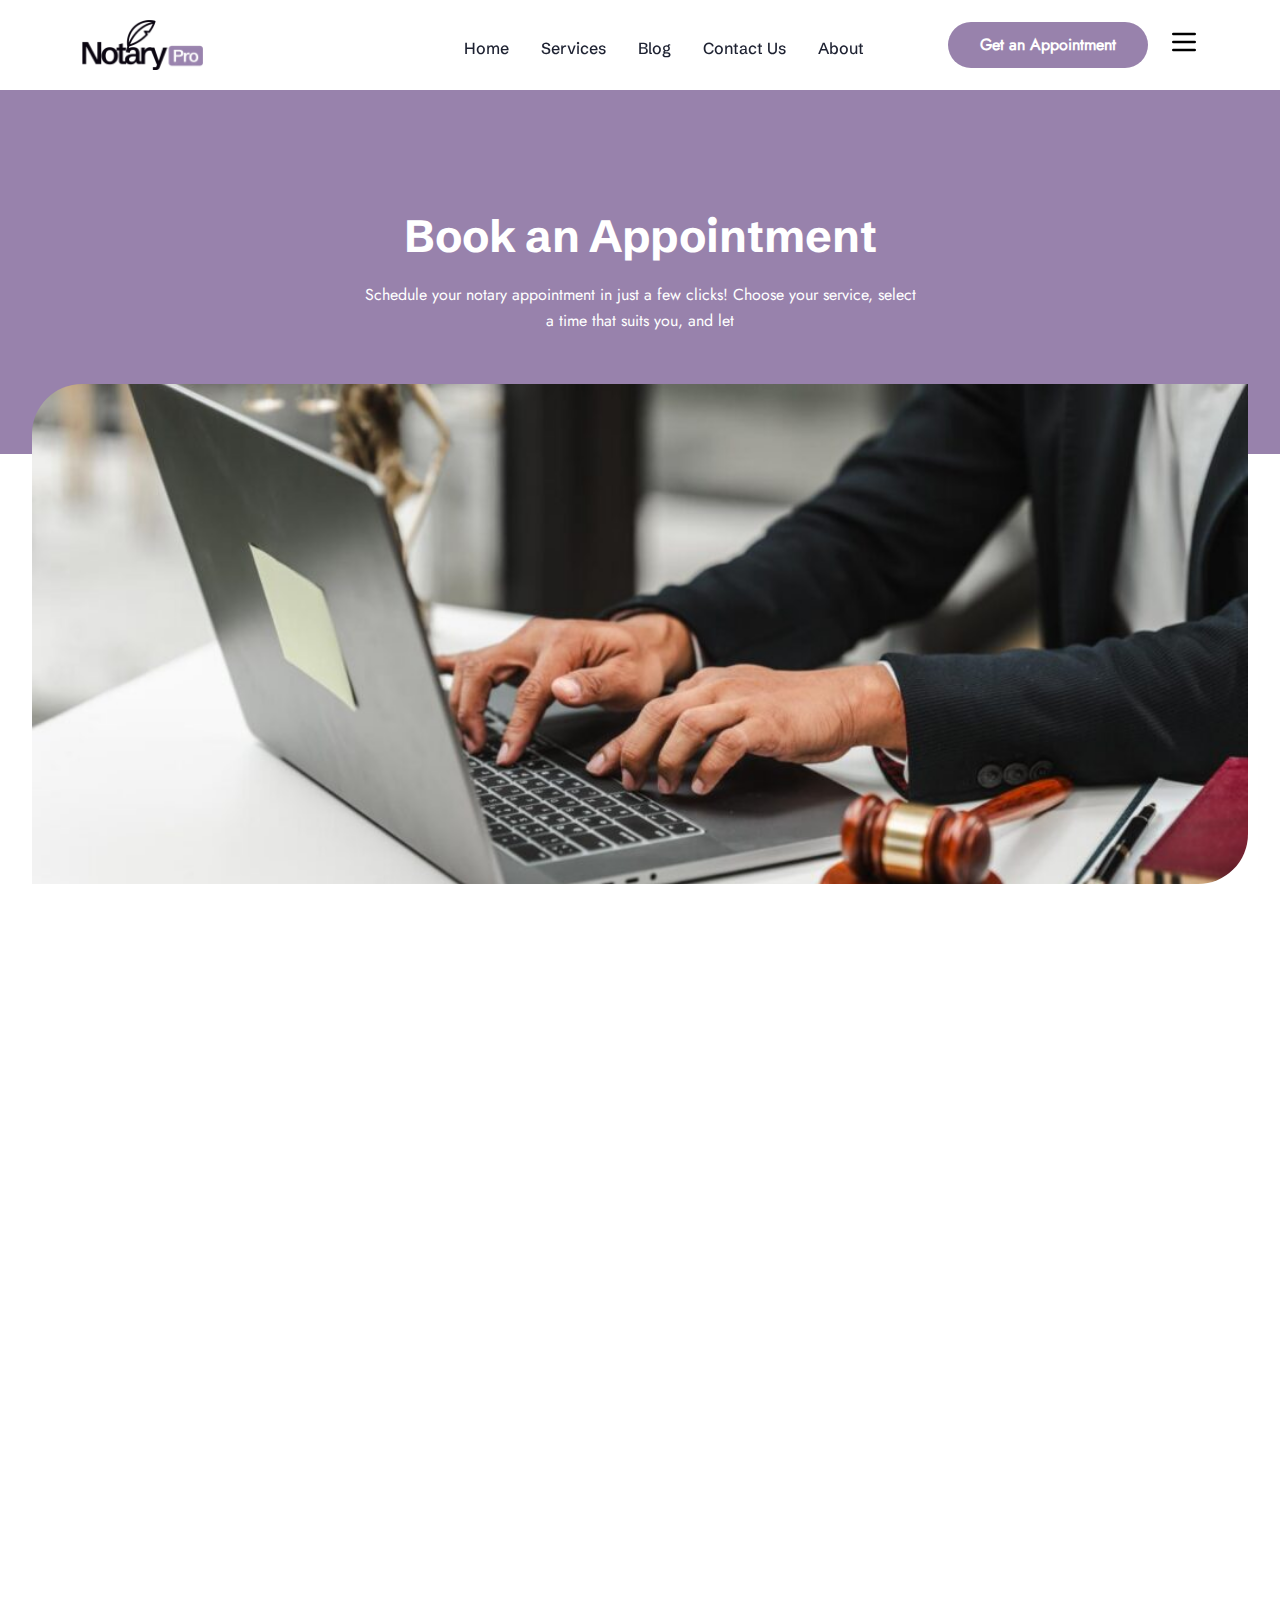
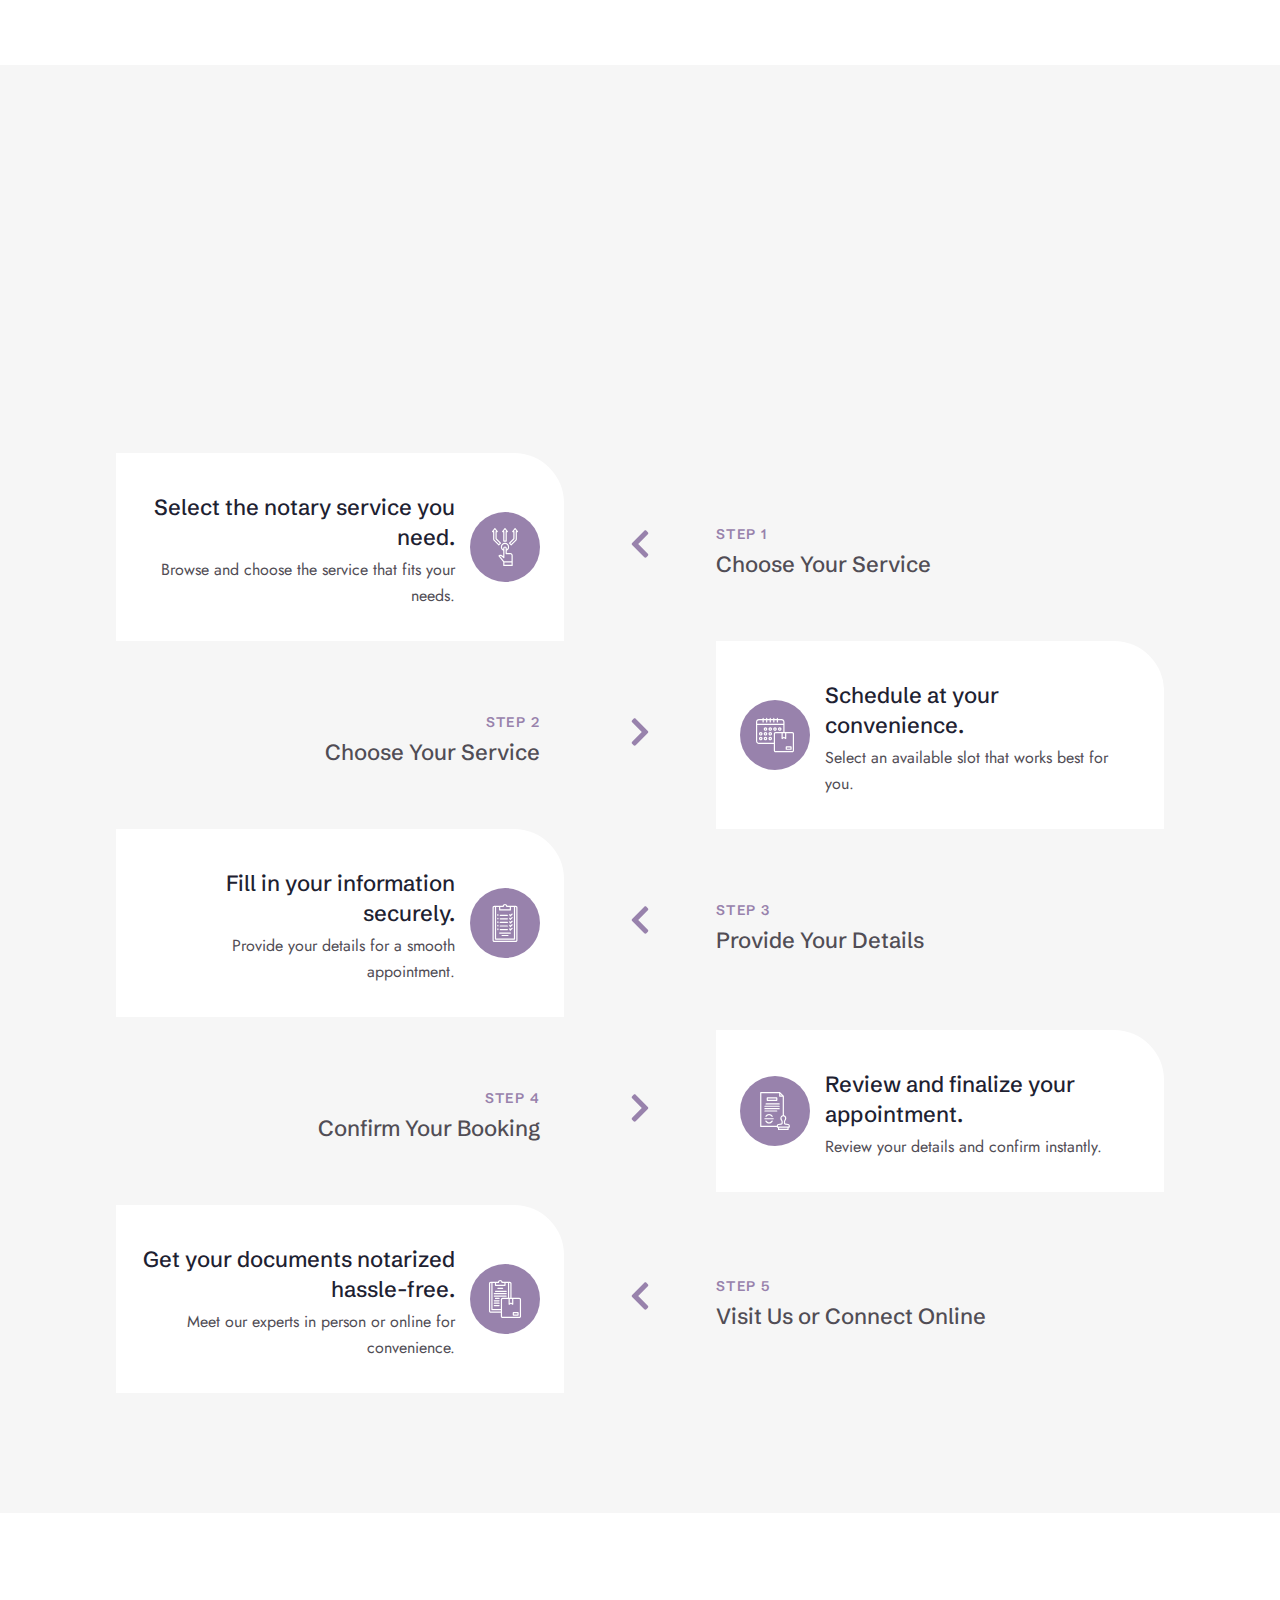
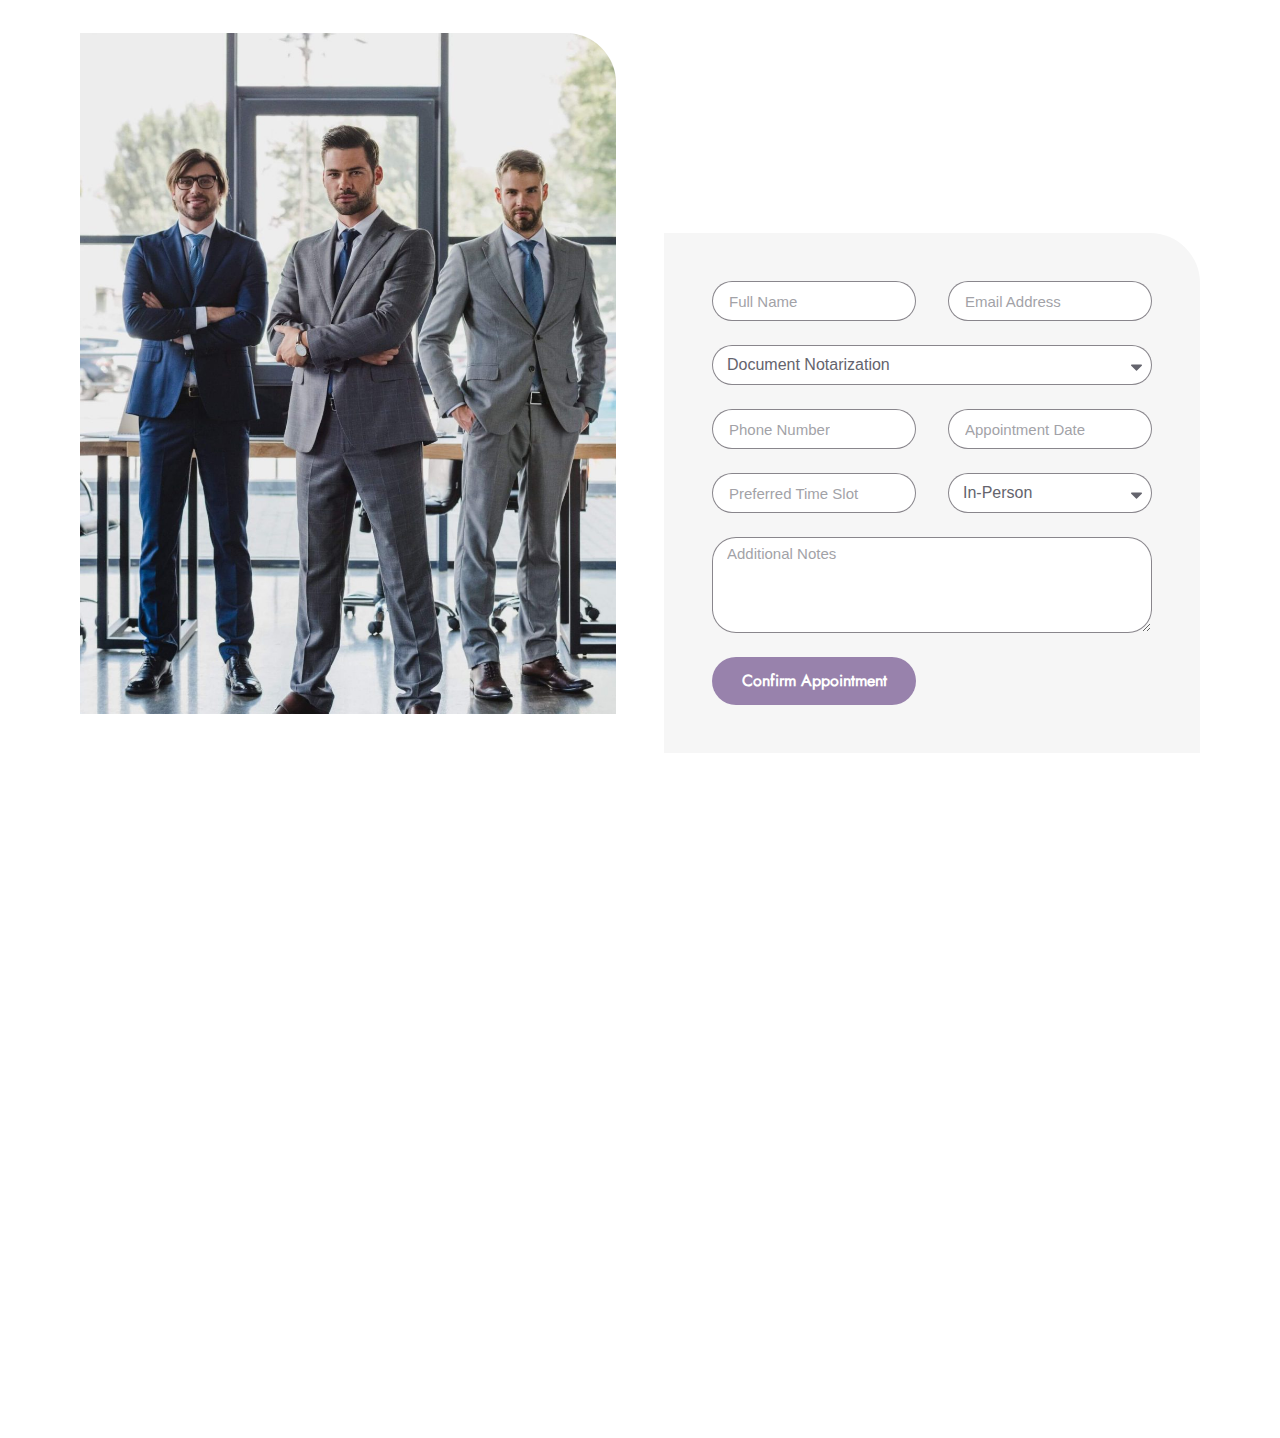
<file: book-an-appointment/index.html>
<!DOCTYPE html>
<html lang="en-US">
<head>
	<meta charset="UTF-8">
	<meta name="viewport" content="width=device-width, initial-scale=1">
	<link rel="profile" href="https://gmpg.org/xfn/11">
	<title>Book an Appointment &#8211; notarypro</title>
<meta name="robots" content="max-image-preview:large">
	<style>img:is([sizes="auto" i], [sizes^="auto," i]) { contain-intrinsic-size: 3000px 1500px }</style>
	<link rel="alternate" type="application/rss+xml" title="notarypro &raquo; Feed" href="/feed/">
<link rel="alternate" type="application/rss+xml" title="notarypro &raquo; Comments Feed" href="/comments/feed/">
<script>
window._wpemojiSettings = {"baseUrl":"https:\/\/s.w.org\/images\/core\/emoji\/15.1.0\/72x72\/","ext":".png","svgUrl":"https:\/\/s.w.org\/images\/core\/emoji\/15.1.0\/svg\/","svgExt":".svg","source":{"concatemoji":"\/wp-includes\/js\/wp-emoji-release.min.js?ver=6.8"}};
/*! This file is auto-generated */
!function(i,n){var o,s,e;function c(e){try{var t={supportTests:e,timestamp:(new Date).valueOf()};sessionStorage.setItem(o,JSON.stringify(t))}catch(e){}}function p(e,t,n){e.clearRect(0,0,e.canvas.width,e.canvas.height),e.fillText(t,0,0);var t=new Uint32Array(e.getImageData(0,0,e.canvas.width,e.canvas.height).data),r=(e.clearRect(0,0,e.canvas.width,e.canvas.height),e.fillText(n,0,0),new Uint32Array(e.getImageData(0,0,e.canvas.width,e.canvas.height).data));return t.every(function(e,t){return e===r[t]})}function u(e,t,n){switch(t){case"flag":return n(e,"🏳️‍⚧️","🏳️​⚧️")?!1:!n(e,"🇺🇳","🇺​🇳")&&!n(e,"🏴󠁧󠁢󠁥󠁮󠁧󠁿","🏴​󠁧​󠁢​󠁥​󠁮​󠁧​󠁿");case"emoji":return!n(e,"🐦‍🔥","🐦​🔥")}return!1}function f(e,t,n){var r="undefined"!=typeof WorkerGlobalScope&&self instanceof WorkerGlobalScope?new OffscreenCanvas(300,150):i.createElement("canvas"),a=r.getContext("2d",{willReadFrequently:!0}),o=(a.textBaseline="top",a.font="600 32px Arial",{});return e.forEach(function(e){o[e]=t(a,e,n)}),o}function t(e){var t=i.createElement("script");t.src=e,t.defer=!0,i.head.appendChild(t)}"undefined"!=typeof Promise&&(o="wpEmojiSettingsSupports",s=["flag","emoji"],n.supports={everything:!0,everythingExceptFlag:!0},e=new Promise(function(e){i.addEventListener("DOMContentLoaded",e,{once:!0})}),new Promise(function(t){var n=function(){try{var e=JSON.parse(sessionStorage.getItem(o));if("object"==typeof e&&"number"==typeof e.timestamp&&(new Date).valueOf()<e.timestamp+604800&&"object"==typeof e.supportTests)return e.supportTests}catch(e){}return null}();if(!n){if("undefined"!=typeof Worker&&"undefined"!=typeof OffscreenCanvas&&"undefined"!=typeof URL&&URL.createObjectURL&&"undefined"!=typeof Blob)try{var e="postMessage("+f.toString()+"("+[JSON.stringify(s),u.toString(),p.toString()].join(",")+"));",r=new Blob([e],{type:"text/javascript"}),a=new Worker(URL.createObjectURL(r),{name:"wpTestEmojiSupports"});return void(a.onmessage=function(e){c(n=e.data),a.terminate(),t(n)})}catch(e){}c(n=f(s,u,p))}t(n)}).then(function(e){for(var t in e)n.supports[t]=e[t],n.supports.everything=n.supports.everything&&n.supports[t],"flag"!==t&&(n.supports.everythingExceptFlag=n.supports.everythingExceptFlag&&n.supports[t]);n.supports.everythingExceptFlag=n.supports.everythingExceptFlag&&!n.supports.flag,n.DOMReady=!1,n.readyCallback=function(){n.DOMReady=!0}}).then(function(){return e}).then(function(){var e;n.supports.everything||(n.readyCallback(),(e=n.source||{}).concatemoji?t(e.concatemoji):e.wpemoji&&e.twemoji&&(t(e.twemoji),t(e.wpemoji)))}))}((window,document),window._wpemojiSettings);
</script>
<style id="wp-emoji-styles-inline-css">img.wp-smiley, img.emoji {
		display: inline !important;
		border: none !important;
		box-shadow: none !important;
		height: 1em !important;
		width: 1em !important;
		margin: 0 0.07em !important;
		vertical-align: -0.1em !important;
		background: none !important;
		padding: 0 !important;
	}</style>
<link rel="stylesheet" id="jet-engine-frontend-css" href="/wp-content/plugins/jet-engine/assets/css/frontend.css?ver=3.6.7" media="all">
<style id="global-styles-inline-css">:root{--wp--preset--aspect-ratio--square: 1;--wp--preset--aspect-ratio--4-3: 4/3;--wp--preset--aspect-ratio--3-4: 3/4;--wp--preset--aspect-ratio--3-2: 3/2;--wp--preset--aspect-ratio--2-3: 2/3;--wp--preset--aspect-ratio--16-9: 16/9;--wp--preset--aspect-ratio--9-16: 9/16;--wp--preset--color--black: #000000;--wp--preset--color--cyan-bluish-gray: #abb8c3;--wp--preset--color--white: #ffffff;--wp--preset--color--pale-pink: #f78da7;--wp--preset--color--vivid-red: #cf2e2e;--wp--preset--color--luminous-vivid-orange: #ff6900;--wp--preset--color--luminous-vivid-amber: #fcb900;--wp--preset--color--light-green-cyan: #7bdcb5;--wp--preset--color--vivid-green-cyan: #00d084;--wp--preset--color--pale-cyan-blue: #8ed1fc;--wp--preset--color--vivid-cyan-blue: #0693e3;--wp--preset--color--vivid-purple: #9b51e0;--wp--preset--gradient--vivid-cyan-blue-to-vivid-purple: linear-gradient(135deg,rgba(6,147,227,1) 0%,rgb(155,81,224) 100%);--wp--preset--gradient--light-green-cyan-to-vivid-green-cyan: linear-gradient(135deg,rgb(122,220,180) 0%,rgb(0,208,130) 100%);--wp--preset--gradient--luminous-vivid-amber-to-luminous-vivid-orange: linear-gradient(135deg,rgba(252,185,0,1) 0%,rgba(255,105,0,1) 100%);--wp--preset--gradient--luminous-vivid-orange-to-vivid-red: linear-gradient(135deg,rgba(255,105,0,1) 0%,rgb(207,46,46) 100%);--wp--preset--gradient--very-light-gray-to-cyan-bluish-gray: linear-gradient(135deg,rgb(238,238,238) 0%,rgb(169,184,195) 100%);--wp--preset--gradient--cool-to-warm-spectrum: linear-gradient(135deg,rgb(74,234,220) 0%,rgb(151,120,209) 20%,rgb(207,42,186) 40%,rgb(238,44,130) 60%,rgb(251,105,98) 80%,rgb(254,248,76) 100%);--wp--preset--gradient--blush-light-purple: linear-gradient(135deg,rgb(255,206,236) 0%,rgb(152,150,240) 100%);--wp--preset--gradient--blush-bordeaux: linear-gradient(135deg,rgb(254,205,165) 0%,rgb(254,45,45) 50%,rgb(107,0,62) 100%);--wp--preset--gradient--luminous-dusk: linear-gradient(135deg,rgb(255,203,112) 0%,rgb(199,81,192) 50%,rgb(65,88,208) 100%);--wp--preset--gradient--pale-ocean: linear-gradient(135deg,rgb(255,245,203) 0%,rgb(182,227,212) 50%,rgb(51,167,181) 100%);--wp--preset--gradient--electric-grass: linear-gradient(135deg,rgb(202,248,128) 0%,rgb(113,206,126) 100%);--wp--preset--gradient--midnight: linear-gradient(135deg,rgb(2,3,129) 0%,rgb(40,116,252) 100%);--wp--preset--font-size--small: 13px;--wp--preset--font-size--medium: 20px;--wp--preset--font-size--large: 36px;--wp--preset--font-size--x-large: 42px;--wp--preset--spacing--20: 0.44rem;--wp--preset--spacing--30: 0.67rem;--wp--preset--spacing--40: 1rem;--wp--preset--spacing--50: 1.5rem;--wp--preset--spacing--60: 2.25rem;--wp--preset--spacing--70: 3.38rem;--wp--preset--spacing--80: 5.06rem;--wp--preset--shadow--natural: 6px 6px 9px rgba(0, 0, 0, 0.2);--wp--preset--shadow--deep: 12px 12px 50px rgba(0, 0, 0, 0.4);--wp--preset--shadow--sharp: 6px 6px 0px rgba(0, 0, 0, 0.2);--wp--preset--shadow--outlined: 6px 6px 0px -3px rgba(255, 255, 255, 1), 6px 6px rgba(0, 0, 0, 1);--wp--preset--shadow--crisp: 6px 6px 0px rgba(0, 0, 0, 1);}:root { --wp--style--global--content-size: 800px;--wp--style--global--wide-size: 1200px; }:where(body) { margin: 0; }.wp-site-blocks > .alignleft { float: left; margin-right: 2em; }.wp-site-blocks > .alignright { float: right; margin-left: 2em; }.wp-site-blocks > .aligncenter { justify-content: center; margin-left: auto; margin-right: auto; }:where(.wp-site-blocks) > * { margin-block-start: 24px; margin-block-end: 0; }:where(.wp-site-blocks) > :first-child { margin-block-start: 0; }:where(.wp-site-blocks) > :last-child { margin-block-end: 0; }:root { --wp--style--block-gap: 24px; }:root :where(.is-layout-flow) > :first-child{margin-block-start: 0;}:root :where(.is-layout-flow) > :last-child{margin-block-end: 0;}:root :where(.is-layout-flow) > *{margin-block-start: 24px;margin-block-end: 0;}:root :where(.is-layout-constrained) > :first-child{margin-block-start: 0;}:root :where(.is-layout-constrained) > :last-child{margin-block-end: 0;}:root :where(.is-layout-constrained) > *{margin-block-start: 24px;margin-block-end: 0;}:root :where(.is-layout-flex){gap: 24px;}:root :where(.is-layout-grid){gap: 24px;}.is-layout-flow > .alignleft{float: left;margin-inline-start: 0;margin-inline-end: 2em;}.is-layout-flow > .alignright{float: right;margin-inline-start: 2em;margin-inline-end: 0;}.is-layout-flow > .aligncenter{margin-left: auto !important;margin-right: auto !important;}.is-layout-constrained > .alignleft{float: left;margin-inline-start: 0;margin-inline-end: 2em;}.is-layout-constrained > .alignright{float: right;margin-inline-start: 2em;margin-inline-end: 0;}.is-layout-constrained > .aligncenter{margin-left: auto !important;margin-right: auto !important;}.is-layout-constrained > :where(:not(.alignleft):not(.alignright):not(.alignfull)){max-width: var(--wp--style--global--content-size);margin-left: auto !important;margin-right: auto !important;}.is-layout-constrained > .alignwide{max-width: var(--wp--style--global--wide-size);}body .is-layout-flex{display: flex;}.is-layout-flex{flex-wrap: wrap;align-items: center;}.is-layout-flex > :is(*, div){margin: 0;}body .is-layout-grid{display: grid;}.is-layout-grid > :is(*, div){margin: 0;}body{padding-top: 0px;padding-right: 0px;padding-bottom: 0px;padding-left: 0px;}a:where(:not(.wp-element-button)){text-decoration: underline;}:root :where(.wp-element-button, .wp-block-button__link){background-color: #32373c;border-width: 0;color: #fff;font-family: inherit;font-size: inherit;line-height: inherit;padding: calc(0.667em + 2px) calc(1.333em + 2px);text-decoration: none;}.has-black-color{color: var(--wp--preset--color--black) !important;}.has-cyan-bluish-gray-color{color: var(--wp--preset--color--cyan-bluish-gray) !important;}.has-white-color{color: var(--wp--preset--color--white) !important;}.has-pale-pink-color{color: var(--wp--preset--color--pale-pink) !important;}.has-vivid-red-color{color: var(--wp--preset--color--vivid-red) !important;}.has-luminous-vivid-orange-color{color: var(--wp--preset--color--luminous-vivid-orange) !important;}.has-luminous-vivid-amber-color{color: var(--wp--preset--color--luminous-vivid-amber) !important;}.has-light-green-cyan-color{color: var(--wp--preset--color--light-green-cyan) !important;}.has-vivid-green-cyan-color{color: var(--wp--preset--color--vivid-green-cyan) !important;}.has-pale-cyan-blue-color{color: var(--wp--preset--color--pale-cyan-blue) !important;}.has-vivid-cyan-blue-color{color: var(--wp--preset--color--vivid-cyan-blue) !important;}.has-vivid-purple-color{color: var(--wp--preset--color--vivid-purple) !important;}.has-black-background-color{background-color: var(--wp--preset--color--black) !important;}.has-cyan-bluish-gray-background-color{background-color: var(--wp--preset--color--cyan-bluish-gray) !important;}.has-white-background-color{background-color: var(--wp--preset--color--white) !important;}.has-pale-pink-background-color{background-color: var(--wp--preset--color--pale-pink) !important;}.has-vivid-red-background-color{background-color: var(--wp--preset--color--vivid-red) !important;}.has-luminous-vivid-orange-background-color{background-color: var(--wp--preset--color--luminous-vivid-orange) !important;}.has-luminous-vivid-amber-background-color{background-color: var(--wp--preset--color--luminous-vivid-amber) !important;}.has-light-green-cyan-background-color{background-color: var(--wp--preset--color--light-green-cyan) !important;}.has-vivid-green-cyan-background-color{background-color: var(--wp--preset--color--vivid-green-cyan) !important;}.has-pale-cyan-blue-background-color{background-color: var(--wp--preset--color--pale-cyan-blue) !important;}.has-vivid-cyan-blue-background-color{background-color: var(--wp--preset--color--vivid-cyan-blue) !important;}.has-vivid-purple-background-color{background-color: var(--wp--preset--color--vivid-purple) !important;}.has-black-border-color{border-color: var(--wp--preset--color--black) !important;}.has-cyan-bluish-gray-border-color{border-color: var(--wp--preset--color--cyan-bluish-gray) !important;}.has-white-border-color{border-color: var(--wp--preset--color--white) !important;}.has-pale-pink-border-color{border-color: var(--wp--preset--color--pale-pink) !important;}.has-vivid-red-border-color{border-color: var(--wp--preset--color--vivid-red) !important;}.has-luminous-vivid-orange-border-color{border-color: var(--wp--preset--color--luminous-vivid-orange) !important;}.has-luminous-vivid-amber-border-color{border-color: var(--wp--preset--color--luminous-vivid-amber) !important;}.has-light-green-cyan-border-color{border-color: var(--wp--preset--color--light-green-cyan) !important;}.has-vivid-green-cyan-border-color{border-color: var(--wp--preset--color--vivid-green-cyan) !important;}.has-pale-cyan-blue-border-color{border-color: var(--wp--preset--color--pale-cyan-blue) !important;}.has-vivid-cyan-blue-border-color{border-color: var(--wp--preset--color--vivid-cyan-blue) !important;}.has-vivid-purple-border-color{border-color: var(--wp--preset--color--vivid-purple) !important;}.has-vivid-cyan-blue-to-vivid-purple-gradient-background{background: var(--wp--preset--gradient--vivid-cyan-blue-to-vivid-purple) !important;}.has-light-green-cyan-to-vivid-green-cyan-gradient-background{background: var(--wp--preset--gradient--light-green-cyan-to-vivid-green-cyan) !important;}.has-luminous-vivid-amber-to-luminous-vivid-orange-gradient-background{background: var(--wp--preset--gradient--luminous-vivid-amber-to-luminous-vivid-orange) !important;}.has-luminous-vivid-orange-to-vivid-red-gradient-background{background: var(--wp--preset--gradient--luminous-vivid-orange-to-vivid-red) !important;}.has-very-light-gray-to-cyan-bluish-gray-gradient-background{background: var(--wp--preset--gradient--very-light-gray-to-cyan-bluish-gray) !important;}.has-cool-to-warm-spectrum-gradient-background{background: var(--wp--preset--gradient--cool-to-warm-spectrum) !important;}.has-blush-light-purple-gradient-background{background: var(--wp--preset--gradient--blush-light-purple) !important;}.has-blush-bordeaux-gradient-background{background: var(--wp--preset--gradient--blush-bordeaux) !important;}.has-luminous-dusk-gradient-background{background: var(--wp--preset--gradient--luminous-dusk) !important;}.has-pale-ocean-gradient-background{background: var(--wp--preset--gradient--pale-ocean) !important;}.has-electric-grass-gradient-background{background: var(--wp--preset--gradient--electric-grass) !important;}.has-midnight-gradient-background{background: var(--wp--preset--gradient--midnight) !important;}.has-small-font-size{font-size: var(--wp--preset--font-size--small) !important;}.has-medium-font-size{font-size: var(--wp--preset--font-size--medium) !important;}.has-large-font-size{font-size: var(--wp--preset--font-size--large) !important;}.has-x-large-font-size{font-size: var(--wp--preset--font-size--x-large) !important;}
:root :where(.wp-block-pullquote){font-size: 1.5em;line-height: 1.6;}</style>
<link rel="stylesheet" id="hello-elementor-css" href="/wp-content/themes/hello-elementor/style.min.css?ver=3.3.0" media="all">
<link rel="stylesheet" id="hello-elementor-theme-style-css" href="/wp-content/themes/hello-elementor/theme.min.css?ver=3.3.0" media="all">
<link rel="stylesheet" id="hello-elementor-header-footer-css" href="/wp-content/themes/hello-elementor/header-footer.min.css?ver=3.3.0" media="all">
<link rel="stylesheet" id="elementor-frontend-css" href="/wp-content/plugins/elementor/assets/css/frontend.min.css?ver=3.28.4" media="all">
<link rel="stylesheet" id="widget-image-css" href="/wp-content/plugins/elementor/assets/css/widget-image.min.css?ver=3.28.4" media="all">
<link rel="stylesheet" id="widget-nav-menu-css" href="/wp-content/plugins/elementor-pro/assets/css/widget-nav-menu.min.css?ver=3.28.3" media="all">
<link rel="stylesheet" id="e-animation-grow-css" href="/wp-content/plugins/elementor/assets/lib/animations/styles/e-animation-grow.min.css?ver=3.28.4" media="all">
<link rel="stylesheet" id="widget-heading-css" href="/wp-content/plugins/elementor/assets/css/widget-heading.min.css?ver=3.28.4" media="all">
<link rel="stylesheet" id="widget-social-icons-css" href="/wp-content/plugins/elementor/assets/css/widget-social-icons.min.css?ver=3.28.4" media="all">
<link rel="stylesheet" id="e-apple-webkit-css" href="/wp-content/plugins/elementor/assets/css/conditionals/apple-webkit.min.css?ver=3.28.4" media="all">
<link rel="stylesheet" id="widget-image-gallery-css" href="/wp-content/plugins/elementor/assets/css/widget-image-gallery.min.css?ver=3.28.4" media="all">
<link rel="stylesheet" id="widget-icon-list-css" href="/wp-content/plugins/elementor/assets/css/widget-icon-list.min.css?ver=3.28.4" media="all">
<link rel="stylesheet" id="e-animation-slideInRight-css" href="/wp-content/plugins/elementor/assets/lib/animations/styles/slideInRight.min.css?ver=3.28.4" media="all">
<link rel="stylesheet" id="widget-off-canvas-css" href="/wp-content/plugins/elementor-pro/assets/css/widget-off-canvas.min.css?ver=3.28.3" media="all">
<link rel="stylesheet" id="e-sticky-css" href="/wp-content/plugins/elementor-pro/assets/css/modules/sticky.min.css?ver=3.28.3" media="all">
<link rel="stylesheet" id="e-animation-fadeIn-css" href="/wp-content/plugins/elementor/assets/lib/animations/styles/fadeIn.min.css?ver=3.28.4" media="all">
<link rel="stylesheet" id="e-motion-fx-css" href="/wp-content/plugins/elementor-pro/assets/css/modules/motion-fx.min.css?ver=3.28.3" media="all">
<link rel="stylesheet" id="widget-icon-box-css" href="/wp-content/plugins/elementor/assets/css/widget-icon-box.min.css?ver=3.28.4" media="all">
<link rel="stylesheet" id="widget-divider-css" href="/wp-content/plugins/elementor/assets/css/widget-divider.min.css?ver=3.28.4" media="all">
<link rel="stylesheet" id="elementor-post-20-css" href="/wp-content/uploads/elementor/css/post-20.css?ver=1745823035" media="all">
<link rel="stylesheet" id="e-animation-fadeInUp-css" href="/wp-content/plugins/elementor/assets/lib/animations/styles/fadeInUp.min.css?ver=3.28.4" media="all">
<link rel="stylesheet" id="widget-form-css" href="/wp-content/plugins/elementor-pro/assets/css/widget-form.min.css?ver=3.28.3" media="all">
<link rel="stylesheet" id="elementor-post-265-css" href="/wp-content/uploads/elementor/css/post-265.css?ver=1745826596" media="all">
<link rel="stylesheet" id="elementor-post-47-css" href="/wp-content/uploads/elementor/css/post-47.css?ver=1745823652" media="all">
<link rel="stylesheet" id="elementor-post-445-css" href="/wp-content/uploads/elementor/css/post-445.css?ver=1745823036" media="all">
<link rel="stylesheet" id="elementor-post-527-css" href="/wp-content/uploads/elementor/css/post-527.css?ver=1745826506" media="all">
<link rel="stylesheet" id="hello-elementor-child-style-css" href="/wp-content/themes/hello-theme-child-master/style.css?ver=2.0.0" media="all">
<script src="/wp-includes/js/jquery/jquery.min.js?ver=3.7.1" id="jquery-core-js"></script>
<script src="/wp-includes/js/jquery/jquery-migrate.min.js?ver=3.4.1" id="jquery-migrate-js"></script>
<link rel="https://api.w.org/" href="/wp-json/">
<link rel="alternate" title="JSON" type="application/json" href="/wp-json/wp/v2/pages/265">
<link rel="EditURI" type="application/rsd+xml" title="RSD" href="/xmlrpc.php?rsd">
<meta name="generator" content="WordPress 6.8">
<link rel="canonical" href="/book-an-appointment/">
<link rel="shortlink" href="/?p=265">
<link rel="alternate" title="oEmbed (JSON)" type="application/json+oembed" href="/wp-json/oembed/1.0/embed?url=http%3A%2F%2F%2Fbook-an-appointment%2F">
<link rel="alternate" title="oEmbed (XML)" type="text/xml+oembed" href="/wp-json/oembed/1.0/embed?url=http%3A%2F%2F%2Fbook-an-appointment%2F#038;format=xml">
                            <style>/* variables (edit here)*/

:root {
    /* Global Padding Variables - Editable */
    /* Left and Right Padding All /Sections/Containers*/
    --fluid-side-padding-min: 1.25rem; /* 20px */
    --fluid-side-padding-max: 5rem;   /* 80px */

    /* Top and Bottom Padding All Containers*/
    --section-xxl-padding-min: 9.375rem; /* 150px */
    --section-xxl-padding-max: 10rem; /* 160px */ 
  
    --section-xl-padding-min: 6.875rem; /* 110px */
    --section-xl-padding-max: 7.5rem; /* 120px */
  
    --section-l-padding-min: 5.625rem; /* 90px */
    --section-l-padding-max: 6.25rem; /* 100px */
  
    --section-m-padding-min: 5rem; /* 80px */
    --section-m-padding-max: 5rem; /* 80px */
  
    --section-s-padding-min: 3.75rem; /* 60px */
    --section-s-padding-max: 3.75rem; /* 60px */
  
    --section-xs-padding-min: 2.5rem; /* 40px */
    --section-xs-padding-max: 2.5rem; /* 40px */
  
    --section-xxs-padding-min: 1.5rem; /* 24px */
    --section-xxs-padding-max: 1.5rem; /* 24px */
    
    --section-header-padding-min: 1.25rem; /* 20px */
    --section-header-padding-max: 1.25rem; /* 20px */

  
    /* Hero Sections Height Variable */
    --section-hero-height: 100vh; /* 100% the screen height */
  
    /* Offset Padding for Overlay Headers */
    --section-offset-header: 80px; /* Adjust to the overlay header's negative margin */

    /* Width For Narrow Sections*/
    --section-narrow: 62.5rem; /* 1000px */
    --section-narrow-xs: 45rem; /* 720px */
  }


/* CSS Template (do not edit below) */
  
  
  /* Section/Container Padding - Fluid Variants */
  .section-xxl {
    padding-top: clamp(var(--section-xxl-padding-min), 1.087vw + 9.13rem, var(--section-xxl-padding-max));
    padding-bottom: clamp(var(--section-xxl-padding-min), 1.087vw + 9.13rem, var(--section-xxl-padding-max));
    padding-left: clamp(var(--fluid-side-padding-min), 6.522vw + -0.217rem, var(--fluid-side-padding-max))!important;
    padding-right: clamp(var(--fluid-side-padding-min), 6.522vw + -0.217rem, var(--fluid-side-padding-max))!important;
  }
  
  .section-xl {
    padding-top: clamp(var(--section-xl-padding-min), 1.087vw + 6.63rem, var(--section-xl-padding-max));
    padding-bottom: clamp(var(--section-xl-padding-min), 1.087vw + 6.63rem, var(--section-xl-padding-max));
    padding-left: clamp(var(--fluid-side-padding-min), 6.522vw + -0.217rem, var(--fluid-side-padding-max))!important;
    padding-right: clamp(var(--fluid-side-padding-min), 6.522vw + -0.217rem, var(--fluid-side-padding-max))!important;
  }
  
  .section-l {
    padding-top: clamp(var(--section-l-padding-min), 1.087vw + 5.38rem, var(--section-l-padding-max));
    padding-bottom: clamp(var(--section-l-padding-min), 1.087vw + 5.38rem, var(--section-l-padding-max));
    padding-left: clamp(var(--fluid-side-padding-min), 6.522vw + -0.217rem, var(--fluid-side-padding-max))!important;
    padding-right: clamp(var(--fluid-side-padding-min), 6.522vw + -0.217rem, var(--fluid-side-padding-max))!important;
  }
  
  .section-m {
    padding-top: clamp(var(--section-m-padding-min), 0vw + 5rem, var(--section-m-padding-max));
    padding-bottom: clamp(var(--section-m-padding-min), 0vw + 5rem, var(--section-m-padding-max));
    padding-left: clamp(var(--fluid-side-padding-min), 6.522vw + -0.217rem, var(--fluid-side-padding-max))!important;
    padding-right: clamp(var(--fluid-side-padding-min), 6.522vw + -0.217rem, var(--fluid-side-padding-max))!important;
  }
  
  .section-s {
    padding-top: clamp(var(--section-s-padding-min), 0vw + 3.75rem, var(--section-s-padding-max));
    padding-bottom: clamp(var(--section-s-padding-min), 0vw + 3.75rem, var(--section-s-padding-max));
    padding-left: clamp(var(--fluid-side-padding-min), 6.522vw + -0.217rem, var(--fluid-side-padding-max))!important;
    padding-right: clamp(var(--fluid-side-padding-min), 6.522vw + -0.217rem, var(--fluid-side-padding-max))!important;
  }
  
  .section-xs {
    padding-top: clamp(var(--section-xs-padding-min), 0vw + 2.5rem, var(--section-xs-padding-max));
    padding-bottom: clamp(var(--section-xs-padding-min), 0vw + 2.5rem, var(--section-xs-padding-max));
    padding-left: clamp(var(--fluid-side-padding-min), 6.522vw + -0.217rem, var(--fluid-side-padding-max))!important;
    padding-right: clamp(var(--fluid-side-padding-min), 6.522vw + -0.217rem, var(--fluid-side-padding-max))!important;
  }
  
  .section-xxs {
    padding-top: clamp(var(--section-xxs-padding-min), 0vw + 1.5rem, var(--section-xxs-padding-max));
    padding-bottom: clamp(var(--section-xxs-padding-min), 0vw + 1.5rem, var(--section-xxs-padding-max));
    padding-left: clamp(var(--fluid-side-padding-min), 6.522vw + -0.217rem, var(--fluid-side-padding-max))!important;
    padding-right: clamp(var(--fluid-side-padding-min), 6.522vw + -0.217rem, var(--fluid-side-padding-max))!important;
  }
  
  .section-header {
    padding-top: clamp(var(--section-header-padding-min), 0vw + 1.25rem, var(--section-header-padding-max));
    padding-bottom: clamp(var(--section-header-padding-min), 0vw + 1.25rem, var(--section-header-padding-max));
    padding-left: clamp(var(--fluid-side-padding-min), 6.522vw + -0.217rem, var(--fluid-side-padding-max))!important;
    padding-right: clamp(var(--fluid-side-padding-min), 6.522vw + -0.217rem, var(--fluid-side-padding-max))!important;
  }
  
  /* Hero Container/Sections Height */
  .section-hero {
    min-height: var(--section-hero-height)!important;
  }

  .section-hero .e-con-inner {
    justify-content: center!important;
}
  
  /* Full Width Sections - No Side Padding */

  .section-full div {
    max-width: 100%!important;
  }
  

  /* Narrow Sections */
  .section-narrow .e-con-inner {
    max-width: var(--section-narrow)!important;
  }

  .section-narrow-xs .e-con-inner {
    max-width: var(--section-narrow-xs)!important;
  }


  /* Offset Padding for Overlay Headers */
  .section-offset {
    padding-top: calc(var(--section-offset-header) + var(--section-xxl-padding-min));
  }</style>
                                                        <style>/*----------------------------------------------------------------
Edit The Template Styles Below
----------------------------------------------------------------*/

:root {
  /* Edit Link Colors */
  --color-link: #1391ff;
  --color-link-hover: #06BCC1;
	
	/* Edit Quote */
  --color-quote-border: #06BCC1;
	--width-quote-border: 3px;
  --bg-quote: #F4F8FC;
	
	/* Edit Code */
  --color-code-text: #89E3E4;
	--bg-code: #0B0515;

  /* Edit Spacing */
  --space-s: 0.25rem;
  --space-m: 0.75rem;
  --space-l: 1.25rem;
  --space-xl: 2.25rem;
  --space-xxl: 2.5rem;
	
	/* Edit Image Border Radius */
  --radius-m: 0.75rem;
	
	/* Edit Link Transition */
  --transition-default: 0.2s ease-in-out;

  /* Edit Typography */
  --font-weight-light: 300;
  --font-weight-regular: 400;
  --font-weight-medium: 500;
  --font-weight-bold: 700;
  --font-size-xs: .85rem;
  --font-size-p: 1.15rem;
	--mobile-font-size-p: 1.15rem;
  --font-size-m: 1.5rem;
	--mobile-font-size-m: 1.5rem;
  --font-size-l: 2rem;
	--mobile-font-size-l: 2rem;
  --line-height-body: 1.75em;
  --line-height-heading: 1.25em;
  --line-height-list: 1.2em;
}


/*----------------------------------------------------------------
End of template style editing, do not edit below
----------------------------------------------------------------*/


/* Headings */
.post-content h2, 
.post-content h3, 
.post-content h4, 
.post-content h5, 
.post-content h6 {
  padding-top: var(--space-xxl);
  padding-bottom: var(--space-s);
  font-weight: var(--font-weight-bold);
  line-height: var(--line-height-heading);
}

.post-content h2 {
  font-size: var(--font-size-l);
}

.post-content h3, 
.post-content h4, 
.post-content h5, 
.post-content h6 {
  font-size: var(--font-size-m);
}

/* Paragraphs */
.post-content p {
  padding-bottom: var(--space-l);
  margin-bottom: 0;
  line-height: var(--line-height-body);
}

/* Links */
.post-content p a {
  color: var(--color-link);
  font-weight: var(--font-weight-medium);
  text-decoration: underline;
  transition: color var(--transition-default);
}

.post-content p a:hover {
  color: var(--color-link-hover);
}

/* Lists */
.post-content ul,
.post-content ol {
  font-size: var(--font-size-p);
  font-weight: var(--font-weight-medium);
  padding-bottom: var(--space-xl);
}

.post-content ul li {
  line-height: var(--line-height-list);
  margin-bottom: var(--space-l);
}

.c-post-meta ul li:nth-child(2) {
  font-weight: var(--font-weight-regular)!important;
}

/* Images */
.post-content .wp-block-image img {
  margin: var(--space-xxl) 0;
  border-radius: var(--radius-m);
}

/* Blockquotes */
.post-content blockquote {
  border-left: var(--width-quote-border) solid var(--color-quote-border);
  margin: 0;
  padding: var(--space-m) var(--space-l);
  background: var(--bg-quote);
  font-size: var(--font-size-p);
  font-weight: var(--font-weight-regular);
}

.post-content blockquote cite {
  font-size: var(--font-size-xs);
  font-weight: var(--font-weight-light);
}

.post-content blockquote p {
  padding-bottom: 0;
}

/* Code Blocks */
.post-content .wp-block-code {
  background: var(--bg-code);
  padding: var(--space-xl);
  border-radius: var(--radius-m);
}

.post-content code {
  color: var(--color-code-text);
}

/* Mobile responsiveness */
@media screen and (max-width: 767px) {
  .post-content p {
    font-size: var(--mobile-font-size-p);
  }

  .post-content h2 {
    font-size: var(--mobile-font-size-l);
  }

  .post-content h3, 
  .post-content h4, 
  .post-content h5, 
  .post-content h6 {
    font-size: var(--mobile-font-size-m);
  }
}</style>
                            <meta name="description" content="Schedule your notary appointment in just a few clicks! Choose your service, select a time that suits you, and let our certified notaries handle the rest.">
<meta name="generator" content="Elementor 3.28.4; features: e_font_icon_svg, additional_custom_breakpoints, e_element_cache; settings: css_print_method-external, google_font-disabled, font_display-swap">

			<style>.e-con.e-parent:nth-of-type(n+4):not(.e-lazyloaded):not(.e-no-lazyload),
				.e-con.e-parent:nth-of-type(n+4):not(.e-lazyloaded):not(.e-no-lazyload) * {
					background-image: none !important;
				}
				@media screen and (max-height: 1024px) {
					.e-con.e-parent:nth-of-type(n+3):not(.e-lazyloaded):not(.e-no-lazyload),
					.e-con.e-parent:nth-of-type(n+3):not(.e-lazyloaded):not(.e-no-lazyload) * {
						background-image: none !important;
					}
				}
				@media screen and (max-height: 640px) {
					.e-con.e-parent:nth-of-type(n+2):not(.e-lazyloaded):not(.e-no-lazyload),
					.e-con.e-parent:nth-of-type(n+2):not(.e-lazyloaded):not(.e-no-lazyload) * {
						background-image: none !important;
					}
				}</style>
			</head>
<body class="wp-singular page-template-default page page-id-265 wp-embed-responsive wp-theme-hello-elementor wp-child-theme-hello-theme-child-master theme-default elementor-default elementor-kit-20 elementor-page elementor-page-265 elementor-page-527">


<a class="skip-link screen-reader-text" href="#content">Skip to content</a>

		<div data-elementor-type="header" data-elementor-id="47" class="elementor elementor-47 elementor-location-header" data-elementor-post-type="elementor_library">
			<header class="elementor-element elementor-element-14513d21 e-con-full section-header  e-flex elementor-invisible e-con e-parent" data-id="14513d21" data-element_type="container" data-settings="{&quot;sticky&quot;:&quot;top&quot;,&quot;sticky_on&quot;:[&quot;desktop&quot;,&quot;tablet&quot;],&quot;animation&quot;:&quot;fadeIn&quot;,&quot;background_background&quot;:&quot;classic&quot;,&quot;background_motion_fx_motion_fx_scrolling&quot;:&quot;yes&quot;,&quot;background_motion_fx_opacity_effect&quot;:&quot;yes&quot;,&quot;background_motion_fx_opacity_range&quot;:{&quot;unit&quot;:&quot;%&quot;,&quot;size&quot;:&quot;&quot;,&quot;sizes&quot;:{&quot;start&quot;:0,&quot;end&quot;:14}},&quot;background_motion_fx_devices&quot;:[&quot;desktop&quot;,&quot;tablet&quot;],&quot;background_motion_fx_range&quot;:&quot;page&quot;,&quot;background_motion_fx_opacity_direction&quot;:&quot;out-in&quot;,&quot;background_motion_fx_opacity_level&quot;:{&quot;unit&quot;:&quot;px&quot;,&quot;size&quot;:10,&quot;sizes&quot;:[]},&quot;sticky_offset&quot;:0,&quot;sticky_effects_offset&quot;:0,&quot;sticky_anchor_link_offset&quot;:0}">
		<div class="elementor-element elementor-element-41159bd5 e-con-full e-flex e-con e-child" data-id="41159bd5" data-element_type="container">
				<div class="elementor-element elementor-element-57d83f5c elementor-widget-mobile__width-initial elementor-widget elementor-widget-image" data-id="57d83f5c" data-element_type="widget" data-widget_type="image.default">
																<a href="/">
							<img fetchpriority="high" width="800" height="325" src="/wp-content/uploads/2025/04/NotaryPro-Dark-1024x416.png" class="attachment-large size-large wp-image-278" alt="" srcset="/wp-content/uploads/2025/04/NotaryPro-Dark-1024x416.png 1024w, /wp-content/uploads/2025/04/NotaryPro-Dark-300x122.png 300w, /wp-content/uploads/2025/04/NotaryPro-Dark-768x312.png 768w, /wp-content/uploads/2025/04/NotaryPro-Dark.png 1131w" sizes="(max-width: 800px) 100vw, 800px">								</a>
															</div>
				<div class="elementor-element elementor-element-12dd89a5 elementor-nav-menu__align-end elementor-nav-menu--stretch elementor-widget-tablet__width-initial elementor-hidden-tablet elementor-nav-menu--dropdown-mobile elementor-nav-menu__text-align-aside elementor-nav-menu--toggle elementor-nav-menu--burger elementor-widget elementor-widget-nav-menu" data-id="12dd89a5" data-element_type="widget" data-settings="{&quot;full_width&quot;:&quot;stretch&quot;,&quot;layout&quot;:&quot;horizontal&quot;,&quot;submenu_icon&quot;:{&quot;value&quot;:&quot;&lt;svg class=\&quot;e-font-icon-svg e-fas-caret-down\&quot; viewBox=\&quot;0 0 320 512\&quot; xmlns=\&quot;http:\/\/www.w3.org\/2000\/svg\&quot;&gt;&lt;path d=\&quot;M31.3 192h257.3c17.8 0 26.7 21.5 14.1 34.1L174.1 354.8c-7.8 7.8-20.5 7.8-28.3 0L17.2 226.1C4.6 213.5 13.5 192 31.3 192z\&quot;&gt;&lt;\/path&gt;&lt;\/svg&gt;&quot;,&quot;library&quot;:&quot;fa-solid&quot;},&quot;toggle&quot;:&quot;burger&quot;}" data-widget_type="nav-menu.default">
								<nav aria-label="Menu" class="elementor-nav-menu--main elementor-nav-menu__container elementor-nav-menu--layout-horizontal e--pointer-none">
				<ul id="menu-1-12dd89a5" class="elementor-nav-menu">
<li class="menu-item menu-item-type-post_type menu-item-object-page menu-item-home menu-item-18"><a href="/" class="elementor-item">Home</a></li>
<li class="menu-item menu-item-type-post_type menu-item-object-page menu-item-718"><a href="/services/" class="elementor-item">Services</a></li>
<li class="menu-item menu-item-type-post_type menu-item-object-page menu-item-17"><a href="/blog/" class="elementor-item">Blog</a></li>
<li class="menu-item menu-item-type-post_type menu-item-object-page menu-item-277"><a href="/contact-us/" class="elementor-item">Contact Us</a></li>
<li class="menu-item menu-item-type-post_type menu-item-object-page menu-item-719"><a href="/about/" class="elementor-item">About</a></li>
</ul>			</nav>
					<div class="elementor-menu-toggle" role="button" tabindex="0" aria-label="Menu Toggle" aria-expanded="false">
			<svg aria-hidden="true" role="presentation" class="elementor-menu-toggle__icon--open e-font-icon-svg e-eicon-menu-bar" viewbox="0 0 1000 1000" xmlns="http://www.w3.org/2000/svg"><path d="M104 333H896C929 333 958 304 958 271S929 208 896 208H104C71 208 42 237 42 271S71 333 104 333ZM104 583H896C929 583 958 554 958 521S929 458 896 458H104C71 458 42 487 42 521S71 583 104 583ZM104 833H896C929 833 958 804 958 771S929 708 896 708H104C71 708 42 737 42 771S71 833 104 833Z"></path></svg><svg aria-hidden="true" role="presentation" class="elementor-menu-toggle__icon--close e-font-icon-svg e-eicon-close" viewbox="0 0 1000 1000" xmlns="http://www.w3.org/2000/svg"><path d="M742 167L500 408 258 167C246 154 233 150 217 150 196 150 179 158 167 167 154 179 150 196 150 212 150 229 154 242 171 254L408 500 167 742C138 771 138 800 167 829 196 858 225 858 254 829L496 587 738 829C750 842 767 846 783 846 800 846 817 842 829 829 842 817 846 804 846 783 846 767 842 750 829 737L588 500 833 258C863 229 863 200 833 171 804 137 775 137 742 167Z"></path></svg>		</div>
					<nav class="elementor-nav-menu--dropdown elementor-nav-menu__container" aria-hidden="true">
				<ul id="menu-2-12dd89a5" class="elementor-nav-menu">
<li class="menu-item menu-item-type-post_type menu-item-object-page menu-item-home menu-item-18"><a href="/" class="elementor-item" tabindex="-1">Home</a></li>
<li class="menu-item menu-item-type-post_type menu-item-object-page menu-item-718"><a href="/services/" class="elementor-item" tabindex="-1">Services</a></li>
<li class="menu-item menu-item-type-post_type menu-item-object-page menu-item-17"><a href="/blog/" class="elementor-item" tabindex="-1">Blog</a></li>
<li class="menu-item menu-item-type-post_type menu-item-object-page menu-item-277"><a href="/contact-us/" class="elementor-item" tabindex="-1">Contact Us</a></li>
<li class="menu-item menu-item-type-post_type menu-item-object-page menu-item-719"><a href="/about/" class="elementor-item" tabindex="-1">About</a></li>
</ul>			</nav>
						</div>
				</div>
		<div class="elementor-element elementor-element-6dd6a379 e-con-full elementor-hidden-mobile e-flex e-con e-child" data-id="6dd6a379" data-element_type="container">
				<div class="elementor-element elementor-element-198a7ab5 elementor-hidden-mobile elementor-widget elementor-widget-button" data-id="198a7ab5" data-element_type="widget" data-widget_type="button.default">
										<a class="elementor-button elementor-button-link elementor-size-sm" href="#">
						<span class="elementor-button-content-wrapper">
									<span class="elementor-button-text">Get an Appointment</span>
					</span>
					</a>
								</div>
				<div class="elementor-element elementor-element-e608d44 elementor-nav-menu__align-start elementor-hidden-mobile elementor-nav-menu--stretch elementor-hidden-desktop elementor-nav-menu--dropdown-tablet elementor-nav-menu__text-align-aside elementor-nav-menu--toggle elementor-nav-menu--burger elementor-widget elementor-widget-nav-menu" data-id="e608d44" data-element_type="widget" data-settings="{&quot;full_width&quot;:&quot;stretch&quot;,&quot;toggle_icon_hover_animation&quot;:&quot;grow&quot;,&quot;layout&quot;:&quot;horizontal&quot;,&quot;submenu_icon&quot;:{&quot;value&quot;:&quot;&lt;svg class=\&quot;e-font-icon-svg e-fas-caret-down\&quot; viewBox=\&quot;0 0 320 512\&quot; xmlns=\&quot;http:\/\/www.w3.org\/2000\/svg\&quot;&gt;&lt;path d=\&quot;M31.3 192h257.3c17.8 0 26.7 21.5 14.1 34.1L174.1 354.8c-7.8 7.8-20.5 7.8-28.3 0L17.2 226.1C4.6 213.5 13.5 192 31.3 192z\&quot;&gt;&lt;\/path&gt;&lt;\/svg&gt;&quot;,&quot;library&quot;:&quot;fa-solid&quot;},&quot;toggle&quot;:&quot;burger&quot;}" data-widget_type="nav-menu.default">
								<nav aria-label="Menu" class="elementor-nav-menu--main elementor-nav-menu__container elementor-nav-menu--layout-horizontal e--pointer-none">
				<ul id="menu-1-e608d44" class="elementor-nav-menu">
<li class="menu-item menu-item-type-post_type menu-item-object-page menu-item-home menu-item-18"><a href="/" class="elementor-item">Home</a></li>
<li class="menu-item menu-item-type-post_type menu-item-object-page menu-item-718"><a href="/services/" class="elementor-item">Services</a></li>
<li class="menu-item menu-item-type-post_type menu-item-object-page menu-item-17"><a href="/blog/" class="elementor-item">Blog</a></li>
<li class="menu-item menu-item-type-post_type menu-item-object-page menu-item-277"><a href="/contact-us/" class="elementor-item">Contact Us</a></li>
<li class="menu-item menu-item-type-post_type menu-item-object-page menu-item-719"><a href="/about/" class="elementor-item">About</a></li>
</ul>			</nav>
					<div class="elementor-menu-toggle" role="button" tabindex="0" aria-label="Menu Toggle" aria-expanded="false">
			<svg aria-hidden="true" role="presentation" class="elementor-menu-toggle__icon--open elementor-animation-grow e-font-icon-svg e-eicon-menu-bar" viewbox="0 0 1000 1000" xmlns="http://www.w3.org/2000/svg"><path d="M104 333H896C929 333 958 304 958 271S929 208 896 208H104C71 208 42 237 42 271S71 333 104 333ZM104 583H896C929 583 958 554 958 521S929 458 896 458H104C71 458 42 487 42 521S71 583 104 583ZM104 833H896C929 833 958 804 958 771S929 708 896 708H104C71 708 42 737 42 771S71 833 104 833Z"></path></svg><svg aria-hidden="true" role="presentation" class="elementor-menu-toggle__icon--close elementor-animation-grow e-font-icon-svg e-eicon-close" viewbox="0 0 1000 1000" xmlns="http://www.w3.org/2000/svg"><path d="M742 167L500 408 258 167C246 154 233 150 217 150 196 150 179 158 167 167 154 179 150 196 150 212 150 229 154 242 171 254L408 500 167 742C138 771 138 800 167 829 196 858 225 858 254 829L496 587 738 829C750 842 767 846 783 846 800 846 817 842 829 829 842 817 846 804 846 783 846 767 842 750 829 737L588 500 833 258C863 229 863 200 833 171 804 137 775 137 742 167Z"></path></svg>		</div>
					<nav class="elementor-nav-menu--dropdown elementor-nav-menu__container" aria-hidden="true">
				<ul id="menu-2-e608d44" class="elementor-nav-menu">
<li class="menu-item menu-item-type-post_type menu-item-object-page menu-item-home menu-item-18"><a href="/" class="elementor-item" tabindex="-1">Home</a></li>
<li class="menu-item menu-item-type-post_type menu-item-object-page menu-item-718"><a href="/services/" class="elementor-item" tabindex="-1">Services</a></li>
<li class="menu-item menu-item-type-post_type menu-item-object-page menu-item-17"><a href="/blog/" class="elementor-item" tabindex="-1">Blog</a></li>
<li class="menu-item menu-item-type-post_type menu-item-object-page menu-item-277"><a href="/contact-us/" class="elementor-item" tabindex="-1">Contact Us</a></li>
<li class="menu-item menu-item-type-post_type menu-item-object-page menu-item-719"><a href="/about/" class="elementor-item" tabindex="-1">About</a></li>
</ul>			</nav>
						</div>
				<div class="elementor-element elementor-element-6977fb1 elementor-hidden-mobile elementor-hidden-tablet elementor-view-default elementor-widget elementor-widget-icon" data-id="6977fb1" data-element_type="widget" data-widget_type="icon.default">
							<div class="elementor-icon-wrapper">
			<a class="elementor-icon" href="#elementor-action%3Aaction%3Doff_canvas%3Aopen%26settings%3DeyJpZCI6IjZmZDI0YjVhIiwiZGlzcGxheU1vZGUiOiJvcGVuIn0%3D">
			<svg xmlns="http://www.w3.org/2000/svg" width="800px" height="800px" viewbox="0 0 24 24" fill="none"><path stroke="#000000" stroke-linecap="round" stroke-linejoin="round" stroke-width="2" d="M4 6H20M4 12H20M4 18H20"></path></svg>			</a>
		</div>
						</div>
				<div class="elementor-element elementor-element-6fd24b5a elementor-widget elementor-widget-off-canvas" data-id="6fd24b5a" data-element_type="widget" data-settings="{&quot;entrance_animation&quot;:&quot;slideInRight&quot;,&quot;exit_animation&quot;:&quot;slideInRight&quot;}" data-widget_type="off-canvas.default">
							<div id="off-canvas-6fd24b5a" class="e-off-canvas" role="dialog" aria-hidden="true" aria-label="BnK Off-Canvas Menu" aria-modal="true" inert="" data-delay-child-handlers="true">
			<div class="e-off-canvas__overlay"></div>
			<div class="e-off-canvas__main">
				<div class="e-off-canvas__content">
					<div class="elementor-element elementor-element-362fe856 e-con-full e-flex e-con e-child" data-id="362fe856" data-element_type="container">
		<div class="elementor-element elementor-element-66ba2a42 e-con-full e-flex e-con e-child" data-id="66ba2a42" data-element_type="container">
				<div class="elementor-element elementor-element-41046ffe elementor-view-default elementor-widget elementor-widget-icon" data-id="41046ffe" data-element_type="widget" data-widget_type="icon.default">
							<div class="elementor-icon-wrapper">
			<a class="elementor-icon" href="#elementor-action%3Aaction%3Doff_canvas%3Aclose%26settings%3DeyJpZCI6IjZmZDI0YjVhIiwiZGlzcGxheU1vZGUiOiJjbG9zZSJ9">
			<svg xmlns="http://www.w3.org/2000/svg" width="800px" height="800px" viewbox="0 0 1024 1024"><path fill="#000000" d="M195.2 195.2a64 64 0 0 1 90.496 0L512 421.504 738.304 195.2a64 64 0 0 1 90.496 90.496L602.496 512 828.8 738.304a64 64 0 0 1-90.496 90.496L512 602.496 285.696 828.8a64 64 0 0 1-90.496-90.496L421.504 512 195.2 285.696a64 64 0 0 1 0-90.496z"></path></svg>			</a>
		</div>
						</div>
				</div>
		<div class="elementor-element elementor-element-4a5e54f4 e-flex e-con-boxed e-con e-child" data-id="4a5e54f4" data-element_type="container">
					<div class="e-con-inner">
				<div class="elementor-element elementor-element-50cf16e0 elementor-widget elementor-widget-image" data-id="50cf16e0" data-element_type="widget" data-widget_type="image.default">
															<img fetchpriority="high" width="800" height="325" src="/wp-content/uploads/2025/04/NotaryPro-Dark-1024x416.png" class="attachment-large size-large wp-image-278" alt="" srcset="/wp-content/uploads/2025/04/NotaryPro-Dark-1024x416.png 1024w, /wp-content/uploads/2025/04/NotaryPro-Dark-300x122.png 300w, /wp-content/uploads/2025/04/NotaryPro-Dark-768x312.png 768w, /wp-content/uploads/2025/04/NotaryPro-Dark.png 1131w" sizes="(max-width: 800px) 100vw, 800px">															</div>
				<div class="elementor-element elementor-element-4c8ae70d elementor-widget elementor-widget-heading" data-id="4c8ae70d" data-element_type="widget" data-widget_type="heading.default">
					<h2 class="elementor-heading-title elementor-size-default">Nullam quis risus eget urna mollis ornare vel eu leo. Aenean lacinia bibendum nulla sed </h2>				</div>
				<div class="elementor-element elementor-element-2693d156 elementor-shape-circle elementor-grid-0 e-grid-align-center elementor-widget elementor-widget-social-icons" data-id="2693d156" data-element_type="widget" data-widget_type="social-icons.default">
							<div class="elementor-social-icons-wrapper elementor-grid">
							<span class="elementor-grid-item">
					<a class="elementor-icon elementor-social-icon elementor-social-icon-facebook elementor-repeater-item-467a3f7" target="_blank">
						<span class="elementor-screen-only">Facebook</span>
						<svg class="e-font-icon-svg e-fab-facebook" viewbox="0 0 512 512" xmlns="http://www.w3.org/2000/svg"><path d="M504 256C504 119 393 8 256 8S8 119 8 256c0 123.78 90.69 226.38 209.25 245V327.69h-63V256h63v-54.64c0-62.15 37-96.48 93.67-96.48 27.14 0 55.52 4.84 55.52 4.84v61h-31.28c-30.8 0-40.41 19.12-40.41 38.73V256h68.78l-11 71.69h-57.78V501C413.31 482.38 504 379.78 504 256z"></path></svg>					</a>
				</span>
							<span class="elementor-grid-item">
					<a class="elementor-icon elementor-social-icon elementor-social-icon-twitter elementor-repeater-item-6725936" target="_blank">
						<span class="elementor-screen-only">Twitter</span>
						<svg class="e-font-icon-svg e-fab-twitter" viewbox="0 0 512 512" xmlns="http://www.w3.org/2000/svg"><path d="M459.37 151.716c.325 4.548.325 9.097.325 13.645 0 138.72-105.583 298.558-298.558 298.558-59.452 0-114.68-17.219-161.137-47.106 8.447.974 16.568 1.299 25.34 1.299 49.055 0 94.213-16.568 130.274-44.832-46.132-.975-84.792-31.188-98.112-72.772 6.498.974 12.995 1.624 19.818 1.624 9.421 0 18.843-1.3 27.614-3.573-48.081-9.747-84.143-51.98-84.143-102.985v-1.299c13.969 7.797 30.214 12.67 47.431 13.319-28.264-18.843-46.781-51.005-46.781-87.391 0-19.492 5.197-37.36 14.294-52.954 51.655 63.675 129.3 105.258 216.365 109.807-1.624-7.797-2.599-15.918-2.599-24.04 0-57.828 46.782-104.934 104.934-104.934 30.213 0 57.502 12.67 76.67 33.137 23.715-4.548 46.456-13.32 66.599-25.34-7.798 24.366-24.366 44.833-46.132 57.827 21.117-2.273 41.584-8.122 60.426-16.243-14.292 20.791-32.161 39.308-52.628 54.253z"></path></svg>					</a>
				</span>
							<span class="elementor-grid-item">
					<a class="elementor-icon elementor-social-icon elementor-social-icon-youtube elementor-repeater-item-e3432b8" target="_blank">
						<span class="elementor-screen-only">Youtube</span>
						<svg class="e-font-icon-svg e-fab-youtube" viewbox="0 0 576 512" xmlns="http://www.w3.org/2000/svg"><path d="M549.655 124.083c-6.281-23.65-24.787-42.276-48.284-48.597C458.781 64 288 64 288 64S117.22 64 74.629 75.486c-23.497 6.322-42.003 24.947-48.284 48.597-11.412 42.867-11.412 132.305-11.412 132.305s0 89.438 11.412 132.305c6.281 23.65 24.787 41.5 48.284 47.821C117.22 448 288 448 288 448s170.78 0 213.371-11.486c23.497-6.321 42.003-24.171 48.284-47.821 11.412-42.867 11.412-132.305 11.412-132.305s0-89.438-11.412-132.305zm-317.51 213.508V175.185l142.739 81.205-142.739 81.201z"></path></svg>					</a>
				</span>
					</div>
						</div>
					</div>
				</div>
		<div class="elementor-element elementor-element-3c2e2e2a e-flex e-con-boxed e-con e-child" data-id="3c2e2e2a" data-element_type="container">
					<div class="e-con-inner">
				<div class="elementor-element elementor-element-58529a00 elementor-widget elementor-widget-image-gallery" data-id="58529a00" data-element_type="widget" data-widget_type="image-gallery.default">
							<div class="elementor-image-gallery">
			<div id="gallery-1" class="gallery galleryid-9 gallery-columns-3 gallery-size-thumbnail">
<figure class="gallery-item">
			<div class="gallery-icon landscape">
				<a data-elementor-open-lightbox="no" href="/wp-content/uploads/2025/04/handsome-businessman-lawyer-of-indian-descent-trus-M5DW2N5-1-1024x683-1.jpg"><img width="150" height="150" src="/wp-content/uploads/2025/04/handsome-businessman-lawyer-of-indian-descent-trus-M5DW2N5-1-1024x683-1-150x150.jpg" class="attachment-thumbnail size-thumbnail" alt="" decoding="async"></a>
			</div></figure><figure class="gallery-item">
			<div class="gallery-icon landscape">
				<a data-elementor-open-lightbox="no" href="/wp-content/uploads/2025/04/MJD5XTF.jpg"><img width="150" height="150" src="/wp-content/uploads/2025/04/MJD5XTF-150x150.jpg" class="attachment-thumbnail size-thumbnail" alt="" decoding="async" srcset="/wp-content/uploads/2025/04/MJD5XTF-150x150.jpg 150w, /wp-content/uploads/2025/04/MJD5XTF-300x300.jpg 300w, /wp-content/uploads/2025/04/MJD5XTF.jpg 600w" sizes="(max-width: 150px) 100vw, 150px"></a>
			</div></figure><figure class="gallery-item">
			<div class="gallery-icon landscape">
				<a data-elementor-open-lightbox="no" href="/wp-content/uploads/2025/04/ET3RZN9.jpg"><img loading="lazy" width="150" height="150" src="/wp-content/uploads/2025/04/ET3RZN9-150x150.jpg" class="attachment-thumbnail size-thumbnail" alt="" decoding="async" srcset="/wp-content/uploads/2025/04/ET3RZN9-150x150.jpg 150w, /wp-content/uploads/2025/04/ET3RZN9-300x300.jpg 300w, /wp-content/uploads/2025/04/ET3RZN9.jpg 600w" sizes="(max-width: 150px) 100vw, 150px"></a>
			</div></figure><figure class="gallery-item">
			<div class="gallery-icon landscape">
				<a data-elementor-open-lightbox="no" href="/wp-content/uploads/2025/04/G2G6CE7.jpg"><img loading="lazy" width="150" height="150" src="/wp-content/uploads/2025/04/G2G6CE7-150x150.jpg" class="attachment-thumbnail size-thumbnail" alt="" decoding="async" srcset="/wp-content/uploads/2025/04/G2G6CE7-150x150.jpg 150w, /wp-content/uploads/2025/04/G2G6CE7-300x300.jpg 300w, /wp-content/uploads/2025/04/G2G6CE7.jpg 600w" sizes="(max-width: 150px) 100vw, 150px"></a>
			</div></figure><figure class="gallery-item">
			<div class="gallery-icon landscape">
				<a data-elementor-open-lightbox="no" href="/wp-content/uploads/2025/04/L4UTZ67.jpg"><img loading="lazy" width="150" height="150" src="/wp-content/uploads/2025/04/L4UTZ67-150x150.jpg" class="attachment-thumbnail size-thumbnail" alt="" decoding="async" srcset="/wp-content/uploads/2025/04/L4UTZ67-150x150.jpg 150w, /wp-content/uploads/2025/04/L4UTZ67-300x300.jpg 300w, /wp-content/uploads/2025/04/L4UTZ67.jpg 600w" sizes="(max-width: 150px) 100vw, 150px"></a>
			</div></figure><figure class="gallery-item">
			<div class="gallery-icon portrait">
				<a data-elementor-open-lightbox="no" href="/wp-content/uploads/2025/04/Q2YRZB3.jpg"><img loading="lazy" width="150" height="150" src="/wp-content/uploads/2025/04/Q2YRZB3-150x150.jpg" class="attachment-thumbnail size-thumbnail" alt="" decoding="async"></a>
			</div></figure>
		</div>
		</div>
						</div>
				<div class="elementor-element elementor-element-6b1b5c7b elementor-icon-list--layout-inline elementor-align-center elementor-list-item-link-full_width elementor-widget elementor-widget-icon-list" data-id="6b1b5c7b" data-element_type="widget" data-widget_type="icon-list.default">
							<ul class="elementor-icon-list-items elementor-inline-items">
							<li class="elementor-icon-list-item elementor-inline-item">
											<span class="elementor-icon-list-icon">
							<svg aria-hidden="true" class="e-font-icon-svg e-fas-map-pin" viewbox="0 0 288 512" xmlns="http://www.w3.org/2000/svg"><path d="M112 316.94v156.69l22.02 33.02c4.75 7.12 15.22 7.12 19.97 0L176 473.63V316.94c-10.39 1.92-21.06 3.06-32 3.06s-21.61-1.14-32-3.06zM144 0C64.47 0 0 64.47 0 144s64.47 144 144 144 144-64.47 144-144S223.53 0 144 0zm0 76c-37.5 0-68 30.5-68 68 0 6.62-5.38 12-12 12s-12-5.38-12-12c0-50.73 41.28-92 92-92 6.62 0 12 5.38 12 12s-5.38 12-12 12z"></path></svg>						</span>
										<span class="elementor-icon-list-text">Directions</span>
									</li>
								<li class="elementor-icon-list-item elementor-inline-item">
											<span class="elementor-icon-list-icon">
							<svg aria-hidden="true" class="e-font-icon-svg e-fab-rocketchat" viewbox="0 0 576 512" xmlns="http://www.w3.org/2000/svg"><path d="M284.046,224.8a34.114,34.114,0,1,0,34.317,34.113A34.217,34.217,0,0,0,284.046,224.8Zm-110.45,0a34.114,34.114,0,1,0,34.317,34.113A34.217,34.217,0,0,0,173.6,224.8Zm220.923,0a34.114,34.114,0,1,0,34.317,34.113A34.215,34.215,0,0,0,394.519,224.8Zm153.807-55.319c-15.535-24.172-37.31-45.57-64.681-63.618-52.886-34.817-122.374-54-195.666-54a405.975,405.975,0,0,0-72.032,6.357,238.524,238.524,0,0,0-49.51-36.588C99.684-11.7,40.859.711,11.135,11.421A14.291,14.291,0,0,0,5.58,34.782C26.542,56.458,61.222,99.3,52.7,138.252c-33.142,33.9-51.112,74.776-51.112,117.337,0,43.372,17.97,84.248,51.112,118.148,8.526,38.956-26.154,81.816-47.116,103.491a14.284,14.284,0,0,0,5.555,23.34c29.724,10.709,88.549,23.147,155.324-10.2a238.679,238.679,0,0,0,49.51-36.589A405.972,405.972,0,0,0,288,460.14c73.313,0,142.8-19.159,195.667-53.975,27.371-18.049,49.145-39.426,64.679-63.619,17.309-26.923,26.07-55.916,26.07-86.125C574.394,225.4,565.634,196.43,548.326,169.485ZM284.987,409.9a345.65,345.65,0,0,1-89.446-11.5l-20.129,19.393a184.366,184.366,0,0,1-37.138,27.585,145.767,145.767,0,0,1-52.522,14.87c.983-1.771,1.881-3.563,2.842-5.356q30.258-55.68,16.325-100.078c-32.992-25.962-52.778-59.2-52.778-95.4,0-83.1,104.254-150.469,232.846-150.469s232.867,67.373,232.867,150.469C517.854,342.525,413.6,409.9,284.987,409.9Z"></path></svg>						</span>
										<span class="elementor-icon-list-text">Contact Us</span>
									</li>
						</ul>
						</div>
					</div>
				</div>
				</div>
						</div>
			</div>
		</div>
						</div>
				</div>
				</header>
				</div>
				<div data-elementor-type="single-page" data-elementor-id="527" class="elementor elementor-527 elementor-location-single post-265 page type-page status-publish has-post-thumbnail hentry" data-elementor-post-type="elementor_library">
			<div class="elementor-element elementor-element-6ebb2bf section e-flex e-con-boxed e-con e-parent" data-id="6ebb2bf" data-element_type="container">
					<div class="e-con-inner">
		<div class="elementor-element elementor-element-cc754b0 section-xl e-flex e-con-boxed e-con e-child" data-id="cc754b0" data-element_type="container" data-settings="{&quot;background_background&quot;:&quot;classic&quot;}">
					<div class="e-con-inner">
				<div class="elementor-element elementor-element-6db2309 elementor-widget elementor-widget-theme-post-title elementor-page-title elementor-widget-heading" data-id="6db2309" data-element_type="widget" data-widget_type="theme-post-title.default">
					<h2 class="elementor-heading-title elementor-size-default">Book an Appointment</h2>				</div>
				<div class="elementor-element elementor-element-3c812fa elementor-widget-tablet__width-initial elementor-widget elementor-widget-theme-post-excerpt" data-id="3c812fa" data-element_type="widget" data-widget_type="theme-post-excerpt.default">
					Schedule your notary appointment in just a few clicks! Choose your service, select a time that suits you, and let				</div>
					</div>
				</div>
		<div class="elementor-element elementor-element-2b91e14 e-con-full e-flex e-con e-child" data-id="2b91e14" data-element_type="container">
				<div class="elementor-element elementor-element-1c09536 elementor-widget elementor-widget-image" data-id="1c09536" data-element_type="widget" data-widget_type="image.default">
															<img loading="lazy" width="800" height="534" src="/wp-content/uploads/2025/04/handsome-businessman-lawyer-of-indian-descent-trus-TXSD3NE-1-1024x683.jpg" class="attachment-large size-large wp-image-586" alt="" srcset="/wp-content/uploads/2025/04/handsome-businessman-lawyer-of-indian-descent-trus-TXSD3NE-1-1024x683.jpg 1024w, /wp-content/uploads/2025/04/handsome-businessman-lawyer-of-indian-descent-trus-TXSD3NE-1-300x200.jpg 300w, /wp-content/uploads/2025/04/handsome-businessman-lawyer-of-indian-descent-trus-TXSD3NE-1-768x512.jpg 768w, /wp-content/uploads/2025/04/handsome-businessman-lawyer-of-indian-descent-trus-TXSD3NE-1.jpg 1492w" sizes="(max-width: 800px) 100vw, 800px">															</div>
				</div>
		<div class="elementor-element elementor-element-76e6c4c e-con-full e-flex e-con e-child" data-id="76e6c4c" data-element_type="container">
				<div class="elementor-element elementor-element-a4831bf elementor-widget elementor-widget-theme-post-content" data-id="a4831bf" data-element_type="widget" data-widget_type="theme-post-content.default">
							<div data-elementor-type="wp-page" data-elementor-id="265" class="elementor elementor-265" data-elementor-post-type="page">
				<div class="elementor-element elementor-element-1b9c5e8 e-flex e-con-boxed e-con e-parent" data-id="1b9c5e8" data-element_type="container">
					<div class="e-con-inner">
		<div class="elementor-element elementor-element-40ca7ed e-con-full section-xl e-flex e-con e-child" data-id="40ca7ed" data-element_type="container" data-settings="{&quot;background_background&quot;:&quot;classic&quot;}">
		<div class="elementor-element elementor-element-b566c4e e-con-full e-flex e-con e-child" data-id="b566c4e" data-element_type="container">
		<div class="elementor-element elementor-element-5a0e7b5 e-con-full e-flex e-con e-child" data-id="5a0e7b5" data-element_type="container">
				<div class="elementor-element elementor-element-cf369c4 animated-slow elementor-invisible elementor-widget elementor-widget-heading" data-id="cf369c4" data-element_type="widget" data-settings="{&quot;_animation&quot;:&quot;fadeIn&quot;,&quot;_animation_delay&quot;:200}" data-widget_type="heading.default">
					<span class="elementor-heading-title elementor-size-default">Tailored Options</span>				</div>
		<div class="elementor-element elementor-element-62bfbde e-con-full e-flex e-con e-child" data-id="62bfbde" data-element_type="container">
				<div class="elementor-element elementor-element-b9c8182 animated-slow elementor-invisible elementor-widget elementor-widget-heading" data-id="b9c8182" data-element_type="widget" data-settings="{&quot;_animation&quot;:&quot;fadeIn&quot;,&quot;_animation_delay&quot;:300}" data-widget_type="heading.default">
					<h2 class="elementor-heading-title elementor-size-default">Notary services for all your legal needs</h2>				</div>
				<div class="elementor-element elementor-element-b18ce0d animated-slow elementor-widget__width-initial elementor-invisible elementor-widget elementor-widget-heading" data-id="b18ce0d" data-element_type="widget" data-settings="{&quot;_animation&quot;:&quot;fadeIn&quot;,&quot;_animation_delay&quot;:300}" data-widget_type="heading.default">
					<p class="elementor-heading-title elementor-size-default">At NotaryPro, we provide a full range of professional notary public services designed to meet your legal documentation needs with precision and care.</p>				</div>
				</div>
				</div>
				</div>
		<div class="elementor-element elementor-element-fff2dbe e-con-full e-flex e-con e-child" data-id="fff2dbe" data-element_type="container" data-settings="{&quot;background_background&quot;:&quot;classic&quot;}">
		<div class="elementor-element elementor-element-6d5e864 e-con-full e-grid e-con e-child" data-id="6d5e864" data-element_type="container">
		<div class="elementor-element elementor-element-baf3405 e-con-full animated-fast e-flex elementor-invisible e-con e-child" data-id="baf3405" data-element_type="container" data-settings="{&quot;background_background&quot;:&quot;classic&quot;,&quot;background_motion_fx_motion_fx_mouse&quot;:&quot;yes&quot;,&quot;background_motion_fx_mouseTrack_effect&quot;:&quot;yes&quot;,&quot;animation&quot;:&quot;fadeInUp&quot;,&quot;animation_delay&quot;:400,&quot;background_motion_fx_mouseTrack_speed&quot;:{&quot;unit&quot;:&quot;px&quot;,&quot;size&quot;:1,&quot;sizes&quot;:[]}}">
				<div class="elementor-element elementor-element-9328308 elementor-widget elementor-widget-heading" data-id="9328308" data-element_type="widget" data-widget_type="heading.default">
					<h3 class="elementor-heading-title elementor-size-default">Document Notarization</h3>				</div>
				<div class="elementor-element elementor-element-d937afe elementor-widget elementor-widget-heading" data-id="d937afe" data-element_type="widget" data-widget_type="heading.default">
					<p class="elementor-heading-title elementor-size-default">Ensuring your documents are properly witnessed, authenticated, and legally binding.</p>				</div>
				<div class="elementor-element elementor-element-ffab8d6 elementor-widget elementor-widget-button" data-id="ffab8d6" data-element_type="widget" data-widget_type="button.default">
										<a class="elementor-button elementor-button-link elementor-size-sm" href="#">
						<span class="elementor-button-content-wrapper">
									<span class="elementor-button-text">Learn more</span>
					</span>
					</a>
								</div>
				</div>
		<div class="elementor-element elementor-element-0068824 e-con-full animated-fast e-flex elementor-invisible e-con e-child" data-id="0068824" data-element_type="container" data-settings="{&quot;background_background&quot;:&quot;classic&quot;,&quot;background_motion_fx_motion_fx_mouse&quot;:&quot;yes&quot;,&quot;background_motion_fx_mouseTrack_effect&quot;:&quot;yes&quot;,&quot;animation&quot;:&quot;fadeInUp&quot;,&quot;animation_delay&quot;:400,&quot;background_motion_fx_mouseTrack_speed&quot;:{&quot;unit&quot;:&quot;px&quot;,&quot;size&quot;:1,&quot;sizes&quot;:[]}}">
				<div class="elementor-element elementor-element-1aa555c elementor-widget elementor-widget-heading" data-id="1aa555c" data-element_type="widget" data-widget_type="heading.default">
					<h3 class="elementor-heading-title elementor-size-default">Corporate Services</h3>				</div>
				<div class="elementor-element elementor-element-84521f3 elementor-widget elementor-widget-heading" data-id="84521f3" data-element_type="widget" data-widget_type="heading.default">
					<p class="elementor-heading-title elementor-size-default">Supporting businesses with certifications, contracts, and other essential documents.</p>				</div>
				<div class="elementor-element elementor-element-7cfccdc elementor-widget elementor-widget-button" data-id="7cfccdc" data-element_type="widget" data-widget_type="button.default">
										<a class="elementor-button elementor-button-link elementor-size-sm" href="#">
						<span class="elementor-button-content-wrapper">
									<span class="elementor-button-text">Learn more</span>
					</span>
					</a>
								</div>
				</div>
		<div class="elementor-element elementor-element-8dd796e e-con-full animated-fast e-flex elementor-invisible e-con e-child" data-id="8dd796e" data-element_type="container" data-settings="{&quot;background_background&quot;:&quot;classic&quot;,&quot;background_motion_fx_motion_fx_mouse&quot;:&quot;yes&quot;,&quot;background_motion_fx_mouseTrack_effect&quot;:&quot;yes&quot;,&quot;animation&quot;:&quot;fadeInUp&quot;,&quot;animation_delay&quot;:400,&quot;background_motion_fx_mouseTrack_speed&quot;:{&quot;unit&quot;:&quot;px&quot;,&quot;size&quot;:1,&quot;sizes&quot;:[]}}">
				<div class="elementor-element elementor-element-4addc77 elementor-widget elementor-widget-heading" data-id="4addc77" data-element_type="widget" data-widget_type="heading.default">
					<h3 class="elementor-heading-title elementor-size-default">Affidavit Notarization</h3>				</div>
				<div class="elementor-element elementor-element-b93a94f elementor-widget elementor-widget-heading" data-id="b93a94f" data-element_type="widget" data-widget_type="heading.default">
					<p class="elementor-heading-title elementor-size-default">Guiding you through the preparation and notarization of critical legal documents.</p>				</div>
				<div class="elementor-element elementor-element-5175af4 elementor-widget elementor-widget-button" data-id="5175af4" data-element_type="widget" data-widget_type="button.default">
										<a class="elementor-button elementor-button-link elementor-size-sm" href="#">
						<span class="elementor-button-content-wrapper">
									<span class="elementor-button-text">Learn more</span>
					</span>
					</a>
								</div>
				</div>
				</div>
				<div class="elementor-element elementor-element-7c4e3b2 elementor-hidden-mobile elementor-invisible elementor-widget elementor-widget-button" data-id="7c4e3b2" data-element_type="widget" data-settings="{&quot;_animation&quot;:&quot;fadeInUp&quot;,&quot;_animation_delay&quot;:500}" data-widget_type="button.default">
										<a class="elementor-button elementor-button-link elementor-size-sm" href="/services/">
						<span class="elementor-button-content-wrapper">
									<span class="elementor-button-text">View All Services</span>
					</span>
					</a>
								</div>
				</div>
				</div>
		<div class="elementor-element elementor-element-3da4957 e-con-full section-xl e-flex e-con e-child" data-id="3da4957" data-element_type="container" data-settings="{&quot;background_background&quot;:&quot;classic&quot;}">
		<div class="elementor-element elementor-element-b478d23 e-flex e-con-boxed e-con e-child" data-id="b478d23" data-element_type="container">
					<div class="e-con-inner">
		<div class="elementor-element elementor-element-b8481a6 e-con-full e-flex e-con e-child" data-id="b8481a6" data-element_type="container">
				<div class="elementor-element elementor-element-3b06e86 elementor-invisible elementor-widget elementor-widget-heading" data-id="3b06e86" data-element_type="widget" data-settings="{&quot;_animation&quot;:&quot;fadeIn&quot;,&quot;_animation_delay&quot;:100}" data-widget_type="heading.default">
					<span class="elementor-heading-title elementor-size-default">Step-by-step</span>				</div>
				<div class="elementor-element elementor-element-bb02b87 animated-slow elementor-invisible elementor-widget elementor-widget-heading" data-id="bb02b87" data-element_type="widget" data-settings="{&quot;_animation&quot;:&quot;fadeIn&quot;,&quot;_animation_delay&quot;:200}" data-widget_type="heading.default">
					<h2 class="elementor-heading-title elementor-size-default">Quick, simple, and hassle-free notary booking</h2>				</div>
				<div class="elementor-element elementor-element-b6eb666 animated-slow elementor-invisible elementor-widget elementor-widget-heading" data-id="b6eb666" data-element_type="widget" data-settings="{&quot;_animation&quot;:&quot;fadeIn&quot;,&quot;_animation_delay&quot;:300}" data-widget_type="heading.default">
					<p class="elementor-heading-title elementor-size-default">Follow our simple step-by-step process to book your appointment, choose your preferred time, and get your documents notarized quickly and securely.</p>				</div>
				</div>
					</div>
				</div>
		<div class="elementor-element elementor-element-0ac217d e-con-full e-grid e-con e-child" data-id="0ac217d" data-element_type="container">
		<div class="elementor-element elementor-element-8758e49 e-con-full e-flex e-con e-child" data-id="8758e49" data-element_type="container">
		<div class="elementor-element elementor-element-0b5679e e-con-full e-flex e-con e-child" data-id="0b5679e" data-element_type="container">
				<div class="elementor-element elementor-element-8d8387a elementor-view-stacked elementor-position-right elementor-vertical-align-middle elementor-tablet-position-top elementor-shape-circle elementor-mobile-position-top elementor-widget elementor-widget-icon-box" data-id="8d8387a" data-element_type="widget" data-widget_type="icon-box.default">
							<div class="elementor-icon-box-wrapper">

						<div class="elementor-icon-box-icon">
				<span class="elementor-icon">
				<svg xmlns:xlink="http://www.w3.org/1999/xlink" xmlns="http://www.w3.org/2000/svg" width="512" height="512" viewbox="0 0 512 512" fill="none"><path d="M224 56H232V176C232 180.42 235.58 184 240 184H272C276.42 184 280 180.42 280 176V56H288C291.08 56 293.88 54.24 295.21 51.47C296.54 48.7 296.17 45.41 294.25 43.01L262.25 3C260.73 1.1 258.43 0 256 0C253.57 0 251.27 1.1 249.75 3L217.75 43C215.83 45.4 215.45 48.69 216.79 51.46C218.12 54.23 220.92 55.99 224 55.99V56ZM256 20.81L271.37 40.03C267.24 40.35 264 43.8 264 48.01V168.01H248V48C248 43.79 244.75 40.34 240.63 40.02L256 20.8V20.81Z" fill="#FFFFFF"></path><path d="M328 336H280V306.59C299.35 297.4 312 277.75 312 256C312 225.12 286.88 200 256 200C225.12 200 200 225.12 200 256C200 277.75 212.65 297.4 232 306.59V379.83C231.45 379.29 230.89 378.75 230.32 378.21C213.19 361.89 204.81 360 200 360C181.23 360 171.4 369.28 170.34 370.34C167.46 373.22 167.2 377.81 169.75 381L232 458.81V504C232 508.42 235.58 512 240 512H352C356.42 512 360 508.42 360 504V368C360 350.36 345.64 336 328 336ZM216 256C216 233.94 233.94 216 256 216C278.06 216 296 233.94 296 256C296 268.79 289.88 280.56 280 287.99V272.45C280 259.36 269.96 248.63 257.15 248.02C250.53 247.71 244.23 250.05 239.44 254.63C234.71 259.14 232 265.47 232 272V287.99C222.12 280.56 216 268.79 216 256ZM200 376C204.85 376.11 221.01 390.02 233.91 405.18C236.08 407.73 239.62 408.66 242.77 407.51C245.92 406.35 248.01 403.36 248.01 400V272C248.01 269.79 248.89 267.74 250.49 266.21C252.09 264.69 254.18 263.91 256.41 264.01C260.6 264.21 264.01 268 264.01 272.45V344C264.01 348.42 267.59 352 272.01 352H328.01C336.83 352 344.01 359.18 344.01 368V448H243.85L187.94 378.11C190.91 376.97 194.92 376 200.01 376H200ZM248 496V464H344V496H248Z" fill="#FFFFFF"></path><path d="M430.25 43L398.25 3C396.73 1.1 394.43 0 392 0C389.57 0 387.27 1.1 385.75 3L353.75 43C351.83 45.4 351.45 48.69 352.79 51.46C354.12 54.23 356.93 55.99 360 55.99H368V142.05L311.03 199.02C307.91 202.14 307.91 207.21 311.03 210.33L333.66 232.96C335.22 234.52 337.27 235.3 339.32 235.3C341.37 235.3 343.41 234.52 344.98 232.96L408.98 168.96C413.51 164.43 416.01 158.4 416.01 151.99V56H424.01C427.09 56 429.89 54.24 431.22 51.47C432.55 48.7 432.18 45.41 430.26 43.01L430.25 43ZM400 48V152C400 154.14 399.17 156.15 397.66 157.66L339.32 216L328.01 204.69L381.67 151.03C383.17 149.53 384.01 147.49 384.01 145.37V48C384.01 43.79 380.76 40.34 376.64 40.02L392.01 20.8L407.38 40.02C403.25 40.34 400.01 43.79 400.01 48H400Z" fill="#FFFFFF"></path><path d="M178.34 232.97L200.97 210.34C204.09 207.22 204.09 202.15 200.97 199.03L144 142.06V56H152C155.08 56 157.88 54.24 159.21 51.47C160.54 48.7 160.17 45.41 158.25 43.01L126.25 3C124.73 1.1 122.43 0 120 0C117.57 0 115.27 1.1 113.75 3L81.75 43C79.83 45.4 79.45 48.69 80.79 51.46C82.12 54.23 84.93 55.99 88 55.99H96V151.99C96 158.4 98.5 164.43 103.03 168.96L167.03 232.96C168.59 234.52 170.64 235.3 172.69 235.3C174.74 235.3 176.78 234.52 178.35 232.96L178.34 232.97ZM114.34 157.66C112.83 156.15 112 154.14 112 152V48C112 43.79 108.75 40.34 104.63 40.02L120 20.8L135.37 40.02C131.24 40.34 128 43.79 128 48V145.37C128 147.49 128.84 149.53 130.34 151.03L184 204.69L172.69 216L114.35 157.66H114.34Z" fill="#FFFFFF"></path></svg>				</span>
			</div>
			
						<div class="elementor-icon-box-content">

									<h3 class="elementor-icon-box-title">
						<span>
							Select the notary service you need.						</span>
					</h3>
				
									<p class="elementor-icon-box-description">
						Browse and choose the service that fits your needs.					</p>
				
			</div>
			
		</div>
						</div>
				</div>
		<div class="elementor-element elementor-element-806148c e-con-full elementor-hidden-mobile e-flex e-con e-child" data-id="806148c" data-element_type="container">
				<div class="elementor-element elementor-element-1202a64 elementor-view-default elementor-widget elementor-widget-icon" data-id="1202a64" data-element_type="widget" data-widget_type="icon.default">
							<div class="elementor-icon-wrapper">
			<div class="elementor-icon">
			<svg aria-hidden="true" class="e-font-icon-svg e-fas-chevron-left" viewbox="0 0 320 512" xmlns="http://www.w3.org/2000/svg"><path d="M34.52 239.03L228.87 44.69c9.37-9.37 24.57-9.37 33.94 0l22.67 22.67c9.36 9.36 9.37 24.52.04 33.9L131.49 256l154.02 154.75c9.34 9.38 9.32 24.54-.04 33.9l-22.67 22.67c-9.37 9.37-24.57 9.37-33.94 0L34.52 272.97c-9.37-9.37-9.37-24.57 0-33.94z"></path></svg>			</div>
		</div>
						</div>
				</div>
		<div class="elementor-element elementor-element-7a45fa2 e-con-full e-flex e-con e-child" data-id="7a45fa2" data-element_type="container">
				<div class="elementor-element elementor-element-cd14528 elementor-vertical-align-middle elementor-widget elementor-widget-icon-box" data-id="cd14528" data-element_type="widget" data-widget_type="icon-box.default">
							<div class="elementor-icon-box-wrapper">

			
						<div class="elementor-icon-box-content">

									<h3 class="elementor-icon-box-title">
						<span>
							Step 1						</span>
					</h3>
				
									<p class="elementor-icon-box-description">
						Choose Your Service					</p>
				
			</div>
			
		</div>
						</div>
				</div>
				</div>
		<div class="elementor-element elementor-element-05ab7d5 e-con-full e-flex e-con e-child" data-id="05ab7d5" data-element_type="container">
		<div class="elementor-element elementor-element-bfc38c9 e-con-full e-flex e-con e-child" data-id="bfc38c9" data-element_type="container">
				<div class="elementor-element elementor-element-51c5aef elementor-vertical-align-middle elementor-widget elementor-widget-icon-box" data-id="51c5aef" data-element_type="widget" data-widget_type="icon-box.default">
							<div class="elementor-icon-box-wrapper">

			
						<div class="elementor-icon-box-content">

									<h3 class="elementor-icon-box-title">
						<span>
							Step 2						</span>
					</h3>
				
									<p class="elementor-icon-box-description">
						Choose Your Service					</p>
				
			</div>
			
		</div>
						</div>
				</div>
		<div class="elementor-element elementor-element-3af29a9 e-con-full elementor-hidden-mobile e-flex e-con e-child" data-id="3af29a9" data-element_type="container">
				<div class="elementor-element elementor-element-94828cc elementor-view-default elementor-widget elementor-widget-icon" data-id="94828cc" data-element_type="widget" data-widget_type="icon.default">
							<div class="elementor-icon-wrapper">
			<div class="elementor-icon">
			<svg aria-hidden="true" class="e-font-icon-svg e-fas-chevron-right" viewbox="0 0 320 512" xmlns="http://www.w3.org/2000/svg"><path d="M285.476 272.971L91.132 467.314c-9.373 9.373-24.569 9.373-33.941 0l-22.667-22.667c-9.357-9.357-9.375-24.522-.04-33.901L188.505 256 34.484 101.255c-9.335-9.379-9.317-24.544.04-33.901l22.667-22.667c9.373-9.373 24.569-9.373 33.941 0L285.475 239.03c9.373 9.372 9.373 24.568.001 33.941z"></path></svg>			</div>
		</div>
						</div>
				</div>
		<div class="elementor-element elementor-element-cee700c e-con-full e-flex e-con e-child" data-id="cee700c" data-element_type="container">
				<div class="elementor-element elementor-element-9e60e43 elementor-view-stacked elementor-position-left elementor-vertical-align-middle elementor-tablet-position-top elementor-shape-circle elementor-mobile-position-top elementor-widget elementor-widget-icon-box" data-id="9e60e43" data-element_type="widget" data-widget_type="icon-box.default">
							<div class="elementor-icon-box-wrapper">

						<div class="elementor-icon-box-icon">
				<span class="elementor-icon">
				<svg xmlns:xlink="http://www.w3.org/1999/xlink" xmlns="http://www.w3.org/2000/svg" width="512" height="512" viewbox="0 0 512 512" fill="none"><path d="M488 216H384V80C384 57.94 366.06 40 344 40H296V32C296 27.58 292.42 24 288 24C283.58 24 280 27.58 280 32V40H248V32C248 27.58 244.42 24 240 24C235.58 24 232 27.58 232 32V40H200V32C200 27.58 196.42 24 192 24C187.58 24 184 27.58 184 32V40H152V32C152 27.58 148.42 24 144 24C139.58 24 136 27.58 136 32V40H104V32C104 27.58 100.42 24 96 24C91.58 24 88 27.58 88 32V40H40C17.94 40 0 57.94 0 80V336C0 358.06 17.94 376 40 376H240V464C240 477.23 250.77 488 264 488H488C501.23 488 512 477.23 512 464V240C512 226.77 501.23 216 488 216ZM360 232H392V289.05L380.44 281.34C377.75 279.55 374.25 279.55 371.56 281.34L360 289.05V232ZM40 56H88V80C88 84.42 91.58 88 96 88C100.42 88 104 84.42 104 80V56H136V80C136 84.42 139.58 88 144 88C148.42 88 152 84.42 152 80V56H184V80C184 84.42 187.58 88 192 88C196.42 88 200 84.42 200 80V56H232V80C232 84.42 235.58 88 240 88C244.42 88 248 84.42 248 80V56H280V80C280 84.42 283.58 88 288 88C292.42 88 296 84.42 296 80V56H344C357.23 56 368 66.77 368 80V104H16V80C16 66.77 26.77 56 40 56ZM40 360C26.77 360 16 349.23 16 336V120H368V216H264C250.77 216 240 226.77 240 240V360H40ZM496 464C496 468.41 492.41 472 488 472H264C259.59 472 256 468.41 256 464V240C256 235.59 259.59 232 264 232H344V304C344 306.95 345.62 309.66 348.23 311.05C350.83 312.44 353.99 312.29 356.44 310.65L376 297.61L395.56 310.65C396.9 311.54 398.45 311.99 400 311.99C401.29 311.99 402.59 311.68 403.77 311.04C406.37 309.65 408 306.94 408 303.99V231.99H488C492.41 231.99 496 235.58 496 239.99V463.99V464Z" fill="#FFFFFF"></path><path d="M472 408H408C403.58 408 400 411.58 400 416V448C400 452.42 403.58 456 408 456H472C476.42 456 480 452.42 480 448V416C480 411.58 476.42 408 472 408ZM464 440H416V424H464V440Z" fill="#FFFFFF"></path><path d="M128 152C114.77 152 104 162.77 104 176C104 189.23 114.77 200 128 200C141.23 200 152 189.23 152 176C152 162.77 141.23 152 128 152ZM128 184C123.59 184 120 180.41 120 176C120 171.59 123.59 168 128 168C132.41 168 136 171.59 136 176C136 180.41 132.41 184 128 184Z" fill="#FFFFFF"></path><path d="M192 152C178.77 152 168 162.77 168 176C168 189.23 178.77 200 192 200C205.23 200 216 189.23 216 176C216 162.77 205.23 152 192 152ZM192 184C187.59 184 184 180.41 184 176C184 171.59 187.59 168 192 168C196.41 168 200 171.59 200 176C200 180.41 196.41 184 192 184Z" fill="#FFFFFF"></path><path d="M280 176C280 162.77 269.23 152 256 152C242.77 152 232 162.77 232 176C232 189.23 242.77 200 256 200C269.23 200 280 189.23 280 176ZM248 176C248 171.59 251.59 168 256 168C260.41 168 264 171.59 264 176C264 180.41 260.41 184 256 184C251.59 184 248 180.41 248 176Z" fill="#FFFFFF"></path><path d="M320 200C333.23 200 344 189.23 344 176C344 162.77 333.23 152 320 152C306.77 152 296 162.77 296 176C296 189.23 306.77 200 320 200ZM320 168C324.41 168 328 171.59 328 176C328 180.41 324.41 184 320 184C315.59 184 312 180.41 312 176C312 171.59 315.59 168 320 168Z" fill="#FFFFFF"></path><path d="M64 216C50.77 216 40 226.77 40 240C40 253.23 50.77 264 64 264C77.23 264 88 253.23 88 240C88 226.77 77.23 216 64 216ZM64 248C59.59 248 56 244.41 56 240C56 235.59 59.59 232 64 232C68.41 232 72 235.59 72 240C72 244.41 68.41 248 64 248Z" fill="#FFFFFF"></path><path d="M128 216C114.77 216 104 226.77 104 240C104 253.23 114.77 264 128 264C141.23 264 152 253.23 152 240C152 226.77 141.23 216 128 216ZM128 248C123.59 248 120 244.41 120 240C120 235.59 123.59 232 128 232C132.41 232 136 235.59 136 240C136 244.41 132.41 248 128 248Z" fill="#FFFFFF"></path><path d="M192 216C178.77 216 168 226.77 168 240C168 253.23 178.77 264 192 264C205.23 264 216 253.23 216 240C216 226.77 205.23 216 192 216ZM192 248C187.59 248 184 244.41 184 240C184 235.59 187.59 232 192 232C196.41 232 200 235.59 200 240C200 244.41 196.41 248 192 248Z" fill="#FFFFFF"></path><path d="M64 280C50.77 280 40 290.77 40 304C40 317.23 50.77 328 64 328C77.23 328 88 317.23 88 304C88 290.77 77.23 280 64 280ZM64 312C59.59 312 56 308.41 56 304C56 299.59 59.59 296 64 296C68.41 296 72 299.59 72 304C72 308.41 68.41 312 64 312Z" fill="#FFFFFF"></path><path d="M128 280C114.77 280 104 290.77 104 304C104 317.23 114.77 328 128 328C141.23 328 152 317.23 152 304C152 290.77 141.23 280 128 280ZM128 312C123.59 312 120 308.41 120 304C120 299.59 123.59 296 128 296C132.41 296 136 299.59 136 304C136 308.41 132.41 312 128 312Z" fill="#FFFFFF"></path><path d="M192 280C178.77 280 168 290.77 168 304C168 317.23 178.77 328 192 328C205.23 328 216 317.23 216 304C216 290.77 205.23 280 192 280ZM192 312C187.59 312 184 308.41 184 304C184 299.59 187.59 296 192 296C196.41 296 200 299.59 200 304C200 308.41 196.41 312 192 312Z" fill="#FFFFFF"></path></svg>				</span>
			</div>
			
						<div class="elementor-icon-box-content">

									<h3 class="elementor-icon-box-title">
						<span>
							Schedule at your convenience.						</span>
					</h3>
				
									<p class="elementor-icon-box-description">
						Select an available slot that works best for you.					</p>
				
			</div>
			
		</div>
						</div>
				</div>
				</div>
		<div class="elementor-element elementor-element-e9d462e e-con-full e-flex e-con e-child" data-id="e9d462e" data-element_type="container">
		<div class="elementor-element elementor-element-b0cf949 e-con-full e-flex e-con e-child" data-id="b0cf949" data-element_type="container">
				<div class="elementor-element elementor-element-615bdc1 elementor-view-stacked elementor-position-right elementor-vertical-align-middle elementor-tablet-position-top elementor-shape-circle elementor-mobile-position-top elementor-widget elementor-widget-icon-box" data-id="615bdc1" data-element_type="widget" data-widget_type="icon-box.default">
							<div class="elementor-icon-box-wrapper">

						<div class="elementor-icon-box-icon">
				<span class="elementor-icon">
				<svg xmlns:xlink="http://www.w3.org/1999/xlink" xmlns="http://www.w3.org/2000/svg" width="512" height="512" viewbox="0 0 512 512" fill="none"><path d="M400 24H286.99C283.43 10.21 270.89 0 256 0C241.11 0 228.57 10.21 225.01 24H112C98.77 24 88 34.77 88 48V488C88 501.23 98.77 512 112 512H400C413.23 512 424 501.23 424 488V48C424 34.77 413.23 24 400 24ZM136 40H176V80C176 84.42 179.58 88 184 88H328C332.42 88 336 84.42 336 80V40H376V464H136V40ZM232 40C236.42 40 240 36.42 240 32C240 23.18 247.18 16 256 16C264.82 16 272 23.18 272 32C272 36.42 275.58 40 280 40H320V72H192V40H232ZM408 488C408 492.41 404.41 496 400 496H112C107.59 496 104 492.41 104 488V48C104 43.59 107.59 40 112 40H120V472C120 476.42 123.58 480 128 480H384C388.42 480 392 476.42 392 472V40H400C404.41 40 408 43.59 408 48V488Z" fill="#FFFFFF"></path><path d="M346.34 130.34L330.19 146.49L327.15 140.42C325.17 136.47 320.37 134.87 316.42 136.84C312.47 138.82 310.87 143.62 312.84 147.57L320.84 163.57C321.99 165.87 324.18 167.48 326.71 167.89C327.14 167.96 327.57 167.99 327.99 167.99C330.09 167.99 332.13 167.16 333.65 165.65L357.65 141.65C360.77 138.53 360.77 133.46 357.65 130.34C354.53 127.22 349.46 127.22 346.34 130.34Z" fill="#FFFFFF"></path><path d="M192 160H288C292.42 160 296 156.42 296 152C296 147.58 292.42 144 288 144H192C187.58 144 184 147.58 184 152C184 156.42 187.58 160 192 160Z" fill="#FFFFFF"></path><path d="M160 136C155.58 136 152 139.58 152 144V152C152 156.42 155.58 160 160 160C164.42 160 168 156.42 168 152V144C168 139.58 164.42 136 160 136Z" fill="#FFFFFF"></path><path d="M346.34 178.34L330.19 194.49L327.15 188.42C325.17 184.47 320.37 182.87 316.42 184.84C312.47 186.82 310.87 191.62 312.84 195.57L320.84 211.57C321.99 213.87 324.18 215.48 326.71 215.89C327.14 215.96 327.57 215.99 327.99 215.99C330.09 215.99 332.13 215.16 333.65 213.65L357.65 189.65C360.77 186.53 360.77 181.46 357.65 178.34C354.53 175.22 349.46 175.22 346.34 178.34Z" fill="#FFFFFF"></path><path d="M192 208H288C292.42 208 296 204.42 296 200C296 195.58 292.42 192 288 192H192C187.58 192 184 195.58 184 200C184 204.42 187.58 208 192 208Z" fill="#FFFFFF"></path><path d="M160 184C155.58 184 152 187.58 152 192V200C152 204.42 155.58 208 160 208C164.42 208 168 204.42 168 200V192C168 187.58 164.42 184 160 184Z" fill="#FFFFFF"></path><path d="M346.34 226.34L330.19 242.49L327.15 236.42C325.17 232.47 320.37 230.87 316.42 232.84C312.47 234.82 310.87 239.62 312.84 243.57L320.84 259.57C321.99 261.87 324.18 263.48 326.71 263.89C327.14 263.96 327.57 263.99 327.99 263.99C330.09 263.99 332.13 263.16 333.65 261.65L357.65 237.65C360.77 234.53 360.77 229.46 357.65 226.34C354.53 223.22 349.46 223.22 346.34 226.34Z" fill="#FFFFFF"></path><path d="M192 256H288C292.42 256 296 252.42 296 248C296 243.58 292.42 240 288 240H192C187.58 240 184 243.58 184 248C184 252.42 187.58 256 192 256Z" fill="#FFFFFF"></path><path d="M160 232C155.58 232 152 235.58 152 240V248C152 252.42 155.58 256 160 256C164.42 256 168 252.42 168 248V240C168 235.58 164.42 232 160 232Z" fill="#FFFFFF"></path><path d="M346.34 274.34L330.19 290.49L327.15 284.42C325.17 280.47 320.37 278.87 316.42 280.84C312.47 282.82 310.87 287.62 312.84 291.57L320.84 307.57C321.99 309.87 324.18 311.48 326.71 311.89C327.14 311.96 327.57 311.99 327.99 311.99C330.09 311.99 332.13 311.16 333.65 309.65L357.65 285.65C360.77 282.53 360.77 277.46 357.65 274.34C354.53 271.22 349.46 271.22 346.34 274.34Z" fill="#FFFFFF"></path><path d="M346.34 322.34L330.19 338.49L327.15 332.42C325.17 328.47 320.37 326.87 316.42 328.84C312.47 330.82 310.87 335.62 312.84 339.57L320.84 355.57C321.99 357.87 324.18 359.48 326.71 359.89C327.14 359.96 327.57 359.99 327.99 359.99C330.09 359.99 332.13 359.16 333.65 357.65L357.65 333.65C360.77 330.53 360.77 325.46 357.65 322.34C354.53 319.22 349.46 319.22 346.34 322.34Z" fill="#FFFFFF"></path><path d="M192 304H288C292.42 304 296 300.42 296 296C296 291.58 292.42 288 288 288H192C187.58 288 184 291.58 184 296C184 300.42 187.58 304 192 304Z" fill="#FFFFFF"></path><path d="M160 280C155.58 280 152 283.58 152 288V296C152 300.42 155.58 304 160 304C164.42 304 168 300.42 168 296V288C168 283.58 164.42 280 160 280Z" fill="#FFFFFF"></path><path d="M192 352H288C292.42 352 296 348.42 296 344C296 339.58 292.42 336 288 336H192C187.58 336 184 339.58 184 344C184 348.42 187.58 352 192 352Z" fill="#FFFFFF"></path><path d="M160 328C155.58 328 152 331.58 152 336V344C152 348.42 155.58 352 160 352C164.42 352 168 348.42 168 344V336C168 331.58 164.42 328 160 328Z" fill="#FFFFFF"></path><path d="M328 384H184C179.58 384 176 387.58 176 392C176 396.42 179.58 400 184 400H328C332.42 400 336 396.42 336 392C336 387.58 332.42 384 328 384Z" fill="#FFFFFF"></path><path d="M296 416H216C211.58 416 208 419.58 208 424C208 428.42 211.58 432 216 432H296C300.42 432 304 428.42 304 424C304 419.58 300.42 416 296 416Z" fill="#FFFFFF"></path></svg>				</span>
			</div>
			
						<div class="elementor-icon-box-content">

									<h3 class="elementor-icon-box-title">
						<span>
							Fill in your information securely.						</span>
					</h3>
				
									<p class="elementor-icon-box-description">
						Provide your details for a smooth appointment.					</p>
				
			</div>
			
		</div>
						</div>
				</div>
		<div class="elementor-element elementor-element-a67df9e e-con-full elementor-hidden-mobile e-flex e-con e-child" data-id="a67df9e" data-element_type="container">
				<div class="elementor-element elementor-element-66b7e36 elementor-view-default elementor-widget elementor-widget-icon" data-id="66b7e36" data-element_type="widget" data-widget_type="icon.default">
							<div class="elementor-icon-wrapper">
			<div class="elementor-icon">
			<svg aria-hidden="true" class="e-font-icon-svg e-fas-chevron-left" viewbox="0 0 320 512" xmlns="http://www.w3.org/2000/svg"><path d="M34.52 239.03L228.87 44.69c9.37-9.37 24.57-9.37 33.94 0l22.67 22.67c9.36 9.36 9.37 24.52.04 33.9L131.49 256l154.02 154.75c9.34 9.38 9.32 24.54-.04 33.9l-22.67 22.67c-9.37 9.37-24.57 9.37-33.94 0L34.52 272.97c-9.37-9.37-9.37-24.57 0-33.94z"></path></svg>			</div>
		</div>
						</div>
				</div>
		<div class="elementor-element elementor-element-9f1930b e-con-full e-flex e-con e-child" data-id="9f1930b" data-element_type="container">
				<div class="elementor-element elementor-element-4d1289a elementor-vertical-align-middle elementor-widget elementor-widget-icon-box" data-id="4d1289a" data-element_type="widget" data-widget_type="icon-box.default">
							<div class="elementor-icon-box-wrapper">

			
						<div class="elementor-icon-box-content">

									<h3 class="elementor-icon-box-title">
						<span>
							Step 3						</span>
					</h3>
				
									<p class="elementor-icon-box-description">
						Provide Your Details					</p>
				
			</div>
			
		</div>
						</div>
				</div>
				</div>
		<div class="elementor-element elementor-element-db53d1a e-con-full e-flex e-con e-child" data-id="db53d1a" data-element_type="container">
		<div class="elementor-element elementor-element-4bed3c5 e-con-full e-flex e-con e-child" data-id="4bed3c5" data-element_type="container">
				<div class="elementor-element elementor-element-3bbd5f5 elementor-vertical-align-middle elementor-widget elementor-widget-icon-box" data-id="3bbd5f5" data-element_type="widget" data-widget_type="icon-box.default">
							<div class="elementor-icon-box-wrapper">

			
						<div class="elementor-icon-box-content">

									<h3 class="elementor-icon-box-title">
						<span>
							Step 4						</span>
					</h3>
				
									<p class="elementor-icon-box-description">
						Confirm Your Booking					</p>
				
			</div>
			
		</div>
						</div>
				</div>
		<div class="elementor-element elementor-element-fbd6191 e-con-full elementor-hidden-mobile e-flex e-con e-child" data-id="fbd6191" data-element_type="container">
				<div class="elementor-element elementor-element-56d0cf2 elementor-view-default elementor-widget elementor-widget-icon" data-id="56d0cf2" data-element_type="widget" data-widget_type="icon.default">
							<div class="elementor-icon-wrapper">
			<div class="elementor-icon">
			<svg aria-hidden="true" class="e-font-icon-svg e-fas-chevron-right" viewbox="0 0 320 512" xmlns="http://www.w3.org/2000/svg"><path d="M285.476 272.971L91.132 467.314c-9.373 9.373-24.569 9.373-33.941 0l-22.667-22.667c-9.357-9.357-9.375-24.522-.04-33.901L188.505 256 34.484 101.255c-9.335-9.379-9.317-24.544.04-33.901l22.667-22.667c9.373-9.373 24.569-9.373 33.941 0L285.475 239.03c9.373 9.372 9.373 24.568.001 33.941z"></path></svg>			</div>
		</div>
						</div>
				</div>
		<div class="elementor-element elementor-element-32ebd93 e-con-full e-flex e-con e-child" data-id="32ebd93" data-element_type="container">
				<div class="elementor-element elementor-element-3b9bef7 elementor-view-stacked elementor-position-left elementor-vertical-align-middle elementor-tablet-position-top elementor-shape-circle elementor-mobile-position-top elementor-widget elementor-widget-icon-box" data-id="3b9bef7" data-element_type="widget" data-widget_type="icon-box.default">
							<div class="elementor-icon-box-wrapper">

						<div class="elementor-icon-box-icon">
				<span class="elementor-icon">
				<svg xmlns:xlink="http://www.w3.org/1999/xlink" xmlns="http://www.w3.org/2000/svg" width="512" height="512" viewbox="0 0 512 512" fill="none"><path d="M434.98 430.31L399.01 425.81C395.01 425.31 392 421.9 392 417.87V399.99C392 394.95 394.52 390.6 397.71 385.1C401.89 377.89 407.09 368.92 407.89 355.57C408.57 344.24 404.58 333.01 396.95 324.74C391.24 318.56 383.97 314.46 375.99 312.81V56C375.99 53.88 375.15 51.84 373.65 50.34L325.66 2.34C324.16 0.84 322.12 0 320 0H64C59.58 0 56 3.58 56 8V464C56 468.42 59.58 472 64 472H280C280 476.42 283.58 480 288 480H296V504C296 508.42 299.58 512 304 512H432C436.42 512 440 508.42 440 504V480H448C452.42 480 456 476.42 456 472V454.12C456 442.04 446.96 431.8 434.98 430.31ZM328 27.31L348.69 48H328V27.31ZM72 456V16H312V56C312 60.42 315.58 64 320 64H360V312.8C352.5 314.31 345.6 317.95 340 323.43C332.26 331.02 328 341.16 328 352C328 367.36 333.7 377.2 338.29 385.11C341.48 390.61 344 394.96 344 400V417.88C344 421.91 340.99 425.32 336.99 425.82L301.02 430.32C289.03 431.82 280 442.06 280 454.13V456.01H72V456ZM424 496H312V480H424V496ZM440 464H296V454.12C296 450.09 299.01 446.68 303.01 446.18L338.98 441.68C350.97 440.18 360 429.94 360 417.87V399.99C360 390.65 356 383.74 352.13 377.07C347.95 369.86 344 363.05 344 351.99C344 345.49 346.56 339.4 351.2 334.85C355.84 330.3 361.97 327.89 368.49 327.99C374.86 328.12 380.79 330.82 385.2 335.59C389.89 340.67 392.34 347.6 391.92 354.61C391.35 364.17 387.71 370.44 383.87 377.07C380 383.74 376 390.65 376 399.99V417.87C376 429.95 385.04 440.19 397.02 441.68L432.99 446.18C436.99 446.68 440 450.09 440 454.12V464Z" fill="#FFFFFF"></path><path d="M232 352H120C115.58 352 112 355.58 112 360C112 364.42 115.58 368 120 368H232C236.42 368 240 364.42 240 360C240 355.58 236.42 352 232 352Z" fill="#FFFFFF"></path><path d="M152 120H280C284.42 120 288 116.42 288 112V80C288 75.58 284.42 72 280 72H152C147.58 72 144 75.58 144 80V112C144 116.42 147.58 120 152 120ZM160 88H272V104H160V88Z" fill="#FFFFFF"></path><path d="M136 168H312C316.42 168 320 164.42 320 160C320 155.58 316.42 152 312 152H136C131.58 152 128 155.58 128 160C128 164.42 131.58 168 136 168Z" fill="#FFFFFF"></path><path d="M120 200H312C316.42 200 320 196.42 320 192C320 187.58 316.42 184 312 184H120C115.58 184 112 187.58 112 192C112 196.42 115.58 200 120 200Z" fill="#FFFFFF"></path><path d="M120 232H312C316.42 232 320 228.42 320 224C320 219.58 316.42 216 312 216H120C115.58 216 112 219.58 112 224C112 228.42 115.58 232 120 232Z" fill="#FFFFFF"></path><path d="M120 264H280C284.42 264 288 260.42 288 256C288 251.58 284.42 248 280 248H120C115.58 248 112 251.58 112 256C112 260.42 115.58 264 120 264Z" fill="#FFFFFF"></path><path d="M222.22 385.12C218.42 382.86 213.51 384.11 211.26 387.91C203.89 400.3 190.38 408 176 408C161.62 408 148.11 400.3 140.74 387.91C138.48 384.11 133.57 382.86 129.78 385.12C125.98 387.38 124.73 392.29 126.99 396.08C137.22 413.3 156.01 423.99 176 423.99C195.99 423.99 214.78 413.29 225.01 396.08C227.27 392.28 226.02 387.37 222.22 385.12Z" fill="#FFFFFF"></path><path d="M176 296C156 296 137.22 306.7 126.99 323.91C124.73 327.71 125.98 332.62 129.78 334.87C133.58 337.13 138.49 335.88 140.74 332.08C148.11 319.69 161.62 311.99 176 311.99C190.38 311.99 203.89 319.69 211.26 332.08C212.76 334.6 215.41 335.99 218.14 335.99C219.53 335.99 220.94 335.63 222.22 334.87C226.02 332.61 227.27 327.7 225.01 323.91C214.78 306.69 195.99 296 176 296Z" fill="#FFFFFF"></path></svg>				</span>
			</div>
			
						<div class="elementor-icon-box-content">

									<h3 class="elementor-icon-box-title">
						<span>
							Review and finalize your appointment.						</span>
					</h3>
				
									<p class="elementor-icon-box-description">
						Review your details and confirm instantly.					</p>
				
			</div>
			
		</div>
						</div>
				</div>
				</div>
		<div class="elementor-element elementor-element-4f9377e e-con-full e-flex e-con e-child" data-id="4f9377e" data-element_type="container">
		<div class="elementor-element elementor-element-2438a9d e-con-full e-flex e-con e-child" data-id="2438a9d" data-element_type="container">
				<div class="elementor-element elementor-element-01f202f elementor-view-stacked elementor-position-right elementor-vertical-align-middle elementor-tablet-position-top elementor-shape-circle elementor-mobile-position-top elementor-widget elementor-widget-icon-box" data-id="01f202f" data-element_type="widget" data-widget_type="icon-box.default">
							<div class="elementor-icon-box-wrapper">

						<div class="elementor-icon-box-icon">
				<span class="elementor-icon">
				<svg xmlns:xlink="http://www.w3.org/1999/xlink" xmlns="http://www.w3.org/2000/svg" width="512" height="512" viewbox="0 0 512 512" fill="none"><path d="M448 240H344V48C344 34.77 333.23 24 320 24H222.99C219.43 10.21 206.89 0 192 0C177.11 0 164.57 10.21 161.01 24H64C50.77 24 40 34.77 40 48V416C40 429.23 50.77 440 64 440H200V488C200 501.23 210.77 512 224 512H448C461.23 512 472 501.23 472 488V264C472 250.77 461.23 240 448 240ZM352 256V313.05L340.44 305.34C339.1 304.44 337.55 304 336 304C334.45 304 332.91 304.45 331.56 305.34L320 313.05V256H352ZM312 40H320C324.41 40 328 43.59 328 48V240H312V40ZM136 40H168C172.42 40 176 36.42 176 32C176 23.18 183.18 16 192 16C200.82 16 208 23.18 208 32C208 36.42 211.58 40 216 40H248V64H136V40ZM200 424H64C59.59 424 56 420.41 56 416V48C56 43.59 59.59 40 64 40H72V400C72 404.42 75.58 408 80 408H200V424ZM200 264V392H88V40H120V72C120 76.42 123.58 80 128 80H256C260.42 80 264 76.42 264 72V40H296V240H224C210.77 240 200 250.77 200 264ZM456 488C456 492.41 452.41 496 448 496H224C219.59 496 216 492.41 216 488V264C216 259.59 219.59 256 224 256H304V328C304 330.95 305.62 333.66 308.23 335.05C310.84 336.44 313.99 336.29 316.44 334.65L336 321.61L355.56 334.65C356.9 335.54 358.45 335.99 360 335.99C361.29 335.99 362.59 335.68 363.77 335.04C366.37 333.65 368 330.94 368 327.99V255.99H448C452.41 255.99 456 259.58 456 263.99V487.99V488Z" fill="#FFFFFF"></path><path d="M432 432H368C363.58 432 360 435.58 360 440V472C360 476.42 363.58 480 368 480H432C436.42 480 440 476.42 440 472V440C440 435.58 436.42 432 432 432ZM424 464H376V448H424V464Z" fill="#FFFFFF"></path><path d="M160 120H224C228.42 120 232 116.42 232 112C232 107.58 228.42 104 224 104H160C155.58 104 152 107.58 152 112C152 116.42 155.58 120 160 120Z" fill="#FFFFFF"></path><path d="M128 160H272C276.42 160 280 156.42 280 152C280 147.58 276.42 144 272 144H128C123.58 144 120 147.58 120 152C120 156.42 123.58 160 128 160Z" fill="#FFFFFF"></path><path d="M112 192H272C276.42 192 280 188.42 280 184C280 179.58 276.42 176 272 176H112C107.58 176 104 179.58 104 184C104 188.42 107.58 192 112 192Z" fill="#FFFFFF"></path><path d="M280 216C280 211.58 276.42 208 272 208H112C107.58 208 104 211.58 104 216C104 220.42 107.58 224 112 224H272C276.42 224 280 220.42 280 216Z" fill="#FFFFFF"></path><path d="M176 240H128C123.58 240 120 243.58 120 248C120 252.42 123.58 256 128 256H176C180.42 256 184 252.42 184 248C184 243.58 180.42 240 176 240Z" fill="#FFFFFF"></path><path d="M176 272H112C107.58 272 104 275.58 104 280C104 284.42 107.58 288 112 288H176C180.42 288 184 284.42 184 280C184 275.58 180.42 272 176 272Z" fill="#FFFFFF"></path><path d="M176 304H112C107.58 304 104 307.58 104 312C104 316.42 107.58 320 112 320H176C180.42 320 184 316.42 184 312C184 307.58 180.42 304 176 304Z" fill="#FFFFFF"></path><path d="M176 336H112C107.58 336 104 339.58 104 344C104 348.42 107.58 352 112 352H176C180.42 352 184 348.42 184 344C184 339.58 180.42 336 176 336Z" fill="#FFFFFF"></path></svg>				</span>
			</div>
			
						<div class="elementor-icon-box-content">

									<h3 class="elementor-icon-box-title">
						<span>
							Get your documents notarized hassle-free.						</span>
					</h3>
				
									<p class="elementor-icon-box-description">
						Meet our experts in person or online for convenience.					</p>
				
			</div>
			
		</div>
						</div>
				</div>
		<div class="elementor-element elementor-element-4c4a12a e-con-full elementor-hidden-mobile e-flex e-con e-child" data-id="4c4a12a" data-element_type="container">
				<div class="elementor-element elementor-element-3bd94a9 elementor-view-default elementor-widget elementor-widget-icon" data-id="3bd94a9" data-element_type="widget" data-widget_type="icon.default">
							<div class="elementor-icon-wrapper">
			<div class="elementor-icon">
			<svg aria-hidden="true" class="e-font-icon-svg e-fas-chevron-left" viewbox="0 0 320 512" xmlns="http://www.w3.org/2000/svg"><path d="M34.52 239.03L228.87 44.69c9.37-9.37 24.57-9.37 33.94 0l22.67 22.67c9.36 9.36 9.37 24.52.04 33.9L131.49 256l154.02 154.75c9.34 9.38 9.32 24.54-.04 33.9l-22.67 22.67c-9.37 9.37-24.57 9.37-33.94 0L34.52 272.97c-9.37-9.37-9.37-24.57 0-33.94z"></path></svg>			</div>
		</div>
						</div>
				</div>
		<div class="elementor-element elementor-element-81aea3e e-con-full e-flex e-con e-child" data-id="81aea3e" data-element_type="container">
				<div class="elementor-element elementor-element-f06ba29 elementor-vertical-align-middle elementor-widget elementor-widget-icon-box" data-id="f06ba29" data-element_type="widget" data-widget_type="icon-box.default">
							<div class="elementor-icon-box-wrapper">

			
						<div class="elementor-icon-box-content">

									<h3 class="elementor-icon-box-title">
						<span>
							Step 5						</span>
					</h3>
				
									<p class="elementor-icon-box-description">
						Visit Us or Connect Online					</p>
				
			</div>
			
		</div>
						</div>
				</div>
				</div>
				</div>
				</div>
		<div class="elementor-element elementor-element-f90238d e-con-full section-xl e-flex e-con e-child" data-id="f90238d" data-element_type="container">
		<div class="elementor-element elementor-element-136e299 e-con-full e-flex e-con e-child" data-id="136e299" data-element_type="container">
				<div class="elementor-element elementor-element-6155b57 elementor-widget__width-initial elementor-widget elementor-widget-image" data-id="6155b57" data-element_type="widget" data-widget_type="image.default">
															<img decoding="async" src="/wp-content/uploads/elementor/thumbs/Q2YRZB3-1-r4zb26eid5xlpeqe9m45zrg9l0mz9jkol6koweitag.jpg" title="Q2YRZB3 (1)" alt="Q2YRZB3 (1)" loading="lazy">															</div>
				</div>
		<div class="elementor-element elementor-element-0601e79 e-con-full e-flex e-con e-child" data-id="0601e79" data-element_type="container">
		<div class="elementor-element elementor-element-2e13755 e-con-full e-flex e-con e-child" data-id="2e13755" data-element_type="container">
				<div class="elementor-element elementor-element-94b4eed animated-slow elementor-invisible elementor-widget elementor-widget-heading" data-id="94b4eed" data-element_type="widget" data-settings="{&quot;_animation&quot;:&quot;fadeIn&quot;,&quot;_animation_delay&quot;:200}" data-widget_type="heading.default">
					<span class="elementor-heading-title elementor-size-default">Get Started Now</span>				</div>
				<div class="elementor-element elementor-element-31fb3b1 animated-slow elementor-invisible elementor-widget elementor-widget-heading" data-id="31fb3b1" data-element_type="widget" data-settings="{&quot;_animation&quot;:&quot;fadeIn&quot;,&quot;_animation_delay&quot;:300}" data-widget_type="heading.default">
					<h2 class="elementor-heading-title elementor-size-default">Easy notary booking</h2>				</div>
				<div class="elementor-element elementor-element-3aafb33 animated-slow elementor-widget__width-initial elementor-invisible elementor-widget elementor-widget-heading" data-id="3aafb33" data-element_type="widget" data-settings="{&quot;_animation&quot;:&quot;fadeIn&quot;,&quot;_animation_delay&quot;:400}" data-widget_type="heading.default">
					<p class="elementor-heading-title elementor-size-default">Fill in the form below, choose a convenient time, and let our experts handle the rest.</p>				</div>
				</div>
		<div class="elementor-element elementor-element-961e113 e-con-full e-flex e-con e-child" data-id="961e113" data-element_type="container" data-settings="{&quot;background_background&quot;:&quot;classic&quot;}">
				<div class="elementor-element elementor-element-f60900b elementor-button-align-stretch elementor-widget elementor-widget-form" data-id="f60900b" data-element_type="widget" data-settings="{&quot;button_width&quot;:&quot;50&quot;,&quot;step_next_label&quot;:&quot;Next&quot;,&quot;step_previous_label&quot;:&quot;Previous&quot;,&quot;step_type&quot;:&quot;number_text&quot;,&quot;step_icon_shape&quot;:&quot;circle&quot;}" data-widget_type="form.default">
							<form class="elementor-form" method="post" name="New Form">
			<input type="hidden" name="post_id" value="265">
			<input type="hidden" name="form_id" value="f60900b">
			<input type="hidden" name="referer_title" value="Book an Appointment">

							<input type="hidden" name="queried_id" value="265">
			
			<div class="elementor-form-fields-wrapper elementor-labels-">
								<div class="elementor-field-type-text elementor-field-group elementor-column elementor-field-group-name elementor-col-50 elementor-field-required">
												<label for="form-field-name" class="elementor-field-label elementor-screen-only">
								Full Name							</label>
														<input size="1" type="text" name="form_fields[name]" id="form-field-name" class="elementor-field elementor-size-sm  elementor-field-textual" placeholder="Full Name" required="required">
											</div>
								<div class="elementor-field-type-email elementor-field-group elementor-column elementor-field-group-email elementor-col-50 elementor-field-required">
												<label for="form-field-email" class="elementor-field-label elementor-screen-only">
								Email Address							</label>
														<input size="1" type="email" name="form_fields[email]" id="form-field-email" class="elementor-field elementor-size-sm  elementor-field-textual" placeholder="Email Address" required="required">
											</div>
								<div class="elementor-field-type-select elementor-field-group elementor-column elementor-field-group-field_dff7037 elementor-col-100 elementor-field-required">
												<label for="form-field-field_dff7037" class="elementor-field-label elementor-screen-only">
								Select the Notary Service							</label>
								<div class="elementor-field elementor-select-wrapper remove-before ">
			<div class="select-caret-down-wrapper">
				<svg aria-hidden="true" class="e-font-icon-svg e-eicon-caret-down" viewbox="0 0 571.4 571.4" xmlns="http://www.w3.org/2000/svg"><path d="M571 393Q571 407 561 418L311 668Q300 679 286 679T261 668L11 418Q0 407 0 393T11 368 36 357H536Q550 357 561 368T571 393Z"></path></svg>			</div>
			<select name="form_fields[field_dff7037]" id="form-field-field_dff7037" class="elementor-field-textual elementor-size-sm" required="required">
									<option value="Document Notarization">Document Notarization</option>
									<option value="Corporate Services">Corporate Services</option>
									<option value="Affidavit Notarization">Affidavit Notarization</option>
									<option value="Attorney Notarization">Attorney Notarization</option>
									<option value="Oaths &amp; Affirmations">Oaths &amp; Affirmations</option>
									<option value="Certified True Copies">Certified True Copies</option>
							</select>
		</div>
						</div>
								<div class="elementor-field-type-number elementor-field-group elementor-column elementor-field-group-field_bcd1095 elementor-col-50 elementor-field-required">
												<label for="form-field-field_bcd1095" class="elementor-field-label elementor-screen-only">
								Phone Number							</label>
									<input type="number" name="form_fields[field_bcd1095]" id="form-field-field_bcd1095" class="elementor-field elementor-size-sm  elementor-field-textual" placeholder="Phone Number" required="required" min="" max="">
						</div>
								<div class="elementor-field-type-date elementor-field-group elementor-column elementor-field-group-field_11a8ffd elementor-col-50 elementor-field-required">
												<label for="form-field-field_11a8ffd" class="elementor-field-label elementor-screen-only">
								Appointment Date							</label>
						
		<input type="date" name="form_fields[field_11a8ffd]" id="form-field-field_11a8ffd" class="elementor-field elementor-size-sm  elementor-field-textual elementor-date-field" placeholder="Appointment Date" required="required" pattern="[0-9]{4}-[0-9]{2}-[0-9]{2}">
						</div>
								<div class="elementor-field-type-time elementor-field-group elementor-column elementor-field-group-field_7af0c32 elementor-col-50 elementor-field-required">
												<label for="form-field-field_7af0c32" class="elementor-field-label elementor-screen-only">
								Preferred Time Slot							</label>
								<input type="time" name="form_fields[field_7af0c32]" id="form-field-field_7af0c32" class="elementor-field elementor-size-sm  elementor-field-textual elementor-time-field" placeholder="Preferred Time Slot" required="required">
						</div>
								<div class="elementor-field-type-select elementor-field-group elementor-column elementor-field-group-field_1c138bb elementor-col-50">
												<label for="form-field-field_1c138bb" class="elementor-field-label elementor-screen-only">
								Appointment Type							</label>
								<div class="elementor-field elementor-select-wrapper remove-before ">
			<div class="select-caret-down-wrapper">
				<svg aria-hidden="true" class="e-font-icon-svg e-eicon-caret-down" viewbox="0 0 571.4 571.4" xmlns="http://www.w3.org/2000/svg"><path d="M571 393Q571 407 561 418L311 668Q300 679 286 679T261 668L11 418Q0 407 0 393T11 368 36 357H536Q550 357 561 368T571 393Z"></path></svg>			</div>
			<select name="form_fields[field_1c138bb]" id="form-field-field_1c138bb" class="elementor-field-textual elementor-size-sm">
									<option value="In-Person">In-Person</option>
									<option value="Online">Online</option>
							</select>
		</div>
						</div>
								<div class="elementor-field-type-textarea elementor-field-group elementor-column elementor-field-group-field_6c990c4 elementor-col-100">
												<label for="form-field-field_6c990c4" class="elementor-field-label elementor-screen-only">
								Additional Notes							</label>
						<textarea class="elementor-field-textual elementor-field  elementor-size-sm" name="form_fields[field_6c990c4]" id="form-field-field_6c990c4" rows="4" placeholder="Additional Notes"></textarea>				</div>
								<div class="elementor-field-group elementor-column elementor-field-type-submit elementor-col-50 e-form__buttons">
					<button class="elementor-button elementor-size-sm" type="submit">
						<span class="elementor-button-content-wrapper">
																						<span class="elementor-button-text">Confirm Appointment</span>
													</span>
					</button>
				</div>
			</div>
		</form>
						</div>
				</div>
				</div>
				</div>
					</div>
				</div>
				</div>
						</div>
				</div>
					</div>
				</div>
				</div>
				<div data-elementor-type="footer" data-elementor-id="445" class="elementor elementor-445 elementor-location-footer" data-elementor-post-type="elementor_library">
			<footer class="elementor-element elementor-element-4614468 section-xl animated-slow e-flex e-con-boxed elementor-invisible e-con e-parent" data-id="4614468" data-element_type="container" data-settings="{&quot;background_background&quot;:&quot;classic&quot;,&quot;animation&quot;:&quot;fadeIn&quot;,&quot;animation_delay&quot;:1000}">
					<div class="e-con-inner">
		<div class="elementor-element elementor-element-10b6564 e-con-full e-grid animated-fast elementor-invisible e-con e-child" data-id="10b6564" data-element_type="container" data-settings="{&quot;animation&quot;:&quot;fadeIn&quot;,&quot;animation_delay&quot;:1200}">
		<div class="elementor-element elementor-element-9820aeb e-con-full e-grid e-con e-child" data-id="9820aeb" data-element_type="container">
		<div class="elementor-element elementor-element-9c221c6 e-con-full e-flex e-con e-child" data-id="9c221c6" data-element_type="container">
				<div class="elementor-element elementor-element-33a8fed elementor-widget elementor-widget-heading" data-id="33a8fed" data-element_type="widget" data-widget_type="heading.default">
					<h5 class="elementor-heading-title elementor-size-default">Company</h5>				</div>
				<div class="elementor-element elementor-element-cc310dd elementor-icon-list--layout-traditional elementor-list-item-link-full_width elementor-widget elementor-widget-icon-list" data-id="cc310dd" data-element_type="widget" data-widget_type="icon-list.default">
							<ul class="elementor-icon-list-items">
							<li class="elementor-icon-list-item">
											<a href="/about/">

											<span class="elementor-icon-list-text">About</span>
											</a>
									</li>
								<li class="elementor-icon-list-item">
											<a href="/services/">

											<span class="elementor-icon-list-text">Services</span>
											</a>
									</li>
								<li class="elementor-icon-list-item">
											<a href="/career/">

											<span class="elementor-icon-list-text">Career</span>
											</a>
									</li>
								<li class="elementor-icon-list-item">
											<a href="/testimonials/">

											<span class="elementor-icon-list-text">Testimonials</span>
											</a>
									</li>
								<li class="elementor-icon-list-item">
											<a href="/experts/">

											<span class="elementor-icon-list-text">Experts</span>
											</a>
									</li>
						</ul>
						</div>
				</div>
		<div class="elementor-element elementor-element-1e1f3fc e-con-full e-flex e-con e-child" data-id="1e1f3fc" data-element_type="container">
				<div class="elementor-element elementor-element-4f2d4c5 elementor-widget elementor-widget-heading" data-id="4f2d4c5" data-element_type="widget" data-widget_type="heading.default">
					<h5 class="elementor-heading-title elementor-size-default">Resources</h5>				</div>
				<div class="elementor-element elementor-element-859fd9a elementor-icon-list--layout-traditional elementor-list-item-link-full_width elementor-widget elementor-widget-icon-list" data-id="859fd9a" data-element_type="widget" data-widget_type="icon-list.default">
							<ul class="elementor-icon-list-items">
							<li class="elementor-icon-list-item">
											<a href="/faq/">

											<span class="elementor-icon-list-text">FAQ</span>
											</a>
									</li>
								<li class="elementor-icon-list-item">
											<a href="/book-an-appointment/">

											<span class="elementor-icon-list-text">Book an Appointment</span>
											</a>
									</li>
								<li class="elementor-icon-list-item">
											<a href="/contact-us/">

											<span class="elementor-icon-list-text">Contact Us</span>
											</a>
									</li>
								<li class="elementor-icon-list-item">
											<a href="/blog/">

											<span class="elementor-icon-list-text">Blog</span>
											</a>
									</li>
								<li class="elementor-icon-list-item">
											<a href="#">

											<span class="elementor-icon-list-text">Branch Offices</span>
											</a>
									</li>
						</ul>
						</div>
				</div>
		<div class="elementor-element elementor-element-aae4a65 e-con-full e-flex e-con e-child" data-id="aae4a65" data-element_type="container">
				<div class="elementor-element elementor-element-7dd9d4b elementor-widget elementor-widget-heading" data-id="7dd9d4b" data-element_type="widget" data-widget_type="heading.default">
					<h5 class="elementor-heading-title elementor-size-default">Services</h5>				</div>
				<div class="elementor-element elementor-element-f15b4a4 elementor-icon-list--layout-traditional elementor-list-item-link-full_width elementor-widget elementor-widget-icon-list" data-id="f15b4a4" data-element_type="widget" data-widget_type="icon-list.default">
							<ul class="elementor-icon-list-items">
							<li class="elementor-icon-list-item">
											<a href="#">

											<span class="elementor-icon-list-text">Document Notarization</span>
											</a>
									</li>
								<li class="elementor-icon-list-item">
											<a href="#">

											<span class="elementor-icon-list-text">Power of Attorney</span>
											</a>
									</li>
								<li class="elementor-icon-list-item">
											<a href="#">

											<span class="elementor-icon-list-text">Affidavit Services</span>
											</a>
									</li>
								<li class="elementor-icon-list-item">
											<a href="#">

											<span class="elementor-icon-list-text">Corporate Notarization</span>
											</a>
									</li>
								<li class="elementor-icon-list-item">
											<a href="#">

											<span class="elementor-icon-list-text">Document Legalization</span>
											</a>
									</li>
						</ul>
						</div>
				</div>
				</div>
		<div class="elementor-element elementor-element-a519095 e-con-full e-flex e-con e-child" data-id="a519095" data-element_type="container">
				<div class="elementor-element elementor-element-d25784a elementor-widget elementor-widget-image" data-id="d25784a" data-element_type="widget" data-widget_type="image.default">
															<img src="https://flex.darrelwilson.com/notarypro/storage/sites/217/2025/01/NotaryPro-Light.png" title="" alt="" loading="lazy">															</div>
		<div class="elementor-element elementor-element-fdf9fc3 e-con-full e-flex e-con e-child" data-id="fdf9fc3" data-element_type="container">
				<div class="elementor-element elementor-element-b85b867 elementor-view-framed elementor-position-left elementor-shape-circle elementor-mobile-position-top elementor-vertical-align-top elementor-widget elementor-widget-icon-box" data-id="b85b867" data-element_type="widget" data-widget_type="icon-box.default">
							<div class="elementor-icon-box-wrapper">

						<div class="elementor-icon-box-icon">
				<span class="elementor-icon">
				<svg aria-hidden="true" class="e-font-icon-svg e-fas-map-marker-alt" viewbox="0 0 384 512" xmlns="http://www.w3.org/2000/svg"><path d="M172.268 501.67C26.97 291.031 0 269.413 0 192 0 85.961 85.961 0 192 0s192 85.961 192 192c0 77.413-26.97 99.031-172.268 309.67-9.535 13.774-29.93 13.773-39.464 0zM192 272c44.183 0 80-35.817 80-80s-35.817-80-80-80-80 35.817-80 80 35.817 80 80 80z"></path></svg>				</span>
			</div>
			
						<div class="elementor-icon-box-content">

									<span class="elementor-icon-box-title">
						<span>
							Address						</span>
					</span>
				
									<p class="elementor-icon-box-description">
						49117 Swaniawski Mills Suite 102 Doviemouth, MT 83285-6500					</p>
				
			</div>
			
		</div>
						</div>
				<div class="elementor-element elementor-element-b558372 elementor-view-framed elementor-position-left elementor-shape-circle elementor-mobile-position-top elementor-vertical-align-top elementor-widget elementor-widget-icon-box" data-id="b558372" data-element_type="widget" data-widget_type="icon-box.default">
							<div class="elementor-icon-box-wrapper">

						<div class="elementor-icon-box-icon">
				<span class="elementor-icon">
				<svg aria-hidden="true" class="e-font-icon-svg e-fas-map-marker-alt" viewbox="0 0 384 512" xmlns="http://www.w3.org/2000/svg"><path d="M172.268 501.67C26.97 291.031 0 269.413 0 192 0 85.961 85.961 0 192 0s192 85.961 192 192c0 77.413-26.97 99.031-172.268 309.67-9.535 13.774-29.93 13.773-39.464 0zM192 272c44.183 0 80-35.817 80-80s-35.817-80-80-80-80 35.817-80 80 35.817 80 80 80z"></path></svg>				</span>
			</div>
			
						<div class="elementor-icon-box-content">

									<span class="elementor-icon-box-title">
						<span>
							Call us on						</span>
					</span>
				
									<p class="elementor-icon-box-description">
						+91 123 456 789					</p>
				
			</div>
			
		</div>
						</div>
				<div class="elementor-element elementor-element-39a1e8f elementor-view-framed elementor-position-left elementor-shape-circle elementor-mobile-position-top elementor-vertical-align-top elementor-widget elementor-widget-icon-box" data-id="39a1e8f" data-element_type="widget" data-widget_type="icon-box.default">
							<div class="elementor-icon-box-wrapper">

						<div class="elementor-icon-box-icon">
				<span class="elementor-icon">
				<svg aria-hidden="true" class="e-font-icon-svg e-fas-map-marker-alt" viewbox="0 0 384 512" xmlns="http://www.w3.org/2000/svg"><path d="M172.268 501.67C26.97 291.031 0 269.413 0 192 0 85.961 85.961 0 192 0s192 85.961 192 192c0 77.413-26.97 99.031-172.268 309.67-9.535 13.774-29.93 13.773-39.464 0zM192 272c44.183 0 80-35.817 80-80s-35.817-80-80-80-80 35.817-80 80 35.817 80 80 80z"></path></svg>				</span>
			</div>
			
						<div class="elementor-icon-box-content">

									<span class="elementor-icon-box-title">
						<span>
							Email us on						</span>
					</span>
				
									<p class="elementor-icon-box-description">
						hello@example.com					</p>
				
			</div>
			
		</div>
						</div>
				</div>
				</div>
				</div>
				<div class="elementor-element elementor-element-33a1f4d elementor-widget-divider--view-line elementor-widget elementor-widget-divider" data-id="33a1f4d" data-element_type="widget" data-widget_type="divider.default">
							<div class="elementor-divider">
			<span class="elementor-divider-separator">
						</span>
		</div>
						</div>
		<div class="elementor-element elementor-element-41f8426 e-con-full e-flex e-con e-child" data-id="41f8426" data-element_type="container">
		<div class="elementor-element elementor-element-3fbdf54 e-con-full e-flex e-con e-child" data-id="3fbdf54" data-element_type="container">
				<div class="elementor-element elementor-element-7fc7147 elementor-widget elementor-widget-heading" data-id="7fc7147" data-element_type="widget" data-widget_type="heading.default">
					<span class="elementor-heading-title elementor-size-default">© 2025 All rights reserved. bricksNframe</span>				</div>
				</div>
		<div class="elementor-element elementor-element-2d31616 e-con-full e-flex e-con e-child" data-id="2d31616" data-element_type="container">
				<div class="elementor-element elementor-element-194dfde elementor-shape-circle elementor-grid-0 e-grid-align-center elementor-widget elementor-widget-social-icons" data-id="194dfde" data-element_type="widget" data-widget_type="social-icons.default">
							<div class="elementor-social-icons-wrapper elementor-grid">
							<span class="elementor-grid-item">
					<a class="elementor-icon elementor-social-icon elementor-social-icon-linkedin elementor-repeater-item-4067d09" target="_blank">
						<span class="elementor-screen-only">Linkedin</span>
						<svg class="e-font-icon-svg e-fab-linkedin" viewbox="0 0 448 512" xmlns="http://www.w3.org/2000/svg"><path d="M416 32H31.9C14.3 32 0 46.5 0 64.3v383.4C0 465.5 14.3 480 31.9 480H416c17.6 0 32-14.5 32-32.3V64.3c0-17.8-14.4-32.3-32-32.3zM135.4 416H69V202.2h66.5V416zm-33.2-243c-21.3 0-38.5-17.3-38.5-38.5S80.9 96 102.2 96c21.2 0 38.5 17.3 38.5 38.5 0 21.3-17.2 38.5-38.5 38.5zm282.1 243h-66.4V312c0-24.8-.5-56.7-34.5-56.7-34.6 0-39.9 27-39.9 54.9V416h-66.4V202.2h63.7v29.2h.9c8.9-16.8 30.6-34.5 62.9-34.5 67.2 0 79.7 44.3 79.7 101.9V416z"></path></svg>					</a>
				</span>
							<span class="elementor-grid-item">
					<a class="elementor-icon elementor-social-icon elementor-social-icon-x-twitter elementor-repeater-item-eb83a96" target="_blank">
						<span class="elementor-screen-only">X-twitter</span>
						<svg class="e-font-icon-svg e-fab-x-twitter" viewbox="0 0 512 512" xmlns="http://www.w3.org/2000/svg"><path d="M389.2 48h70.6L305.6 224.2 487 464H345L233.7 318.6 106.5 464H35.8L200.7 275.5 26.8 48H172.4L272.9 180.9 389.2 48zM364.4 421.8h39.1L151.1 88h-42L364.4 421.8z"></path></svg>					</a>
				</span>
							<span class="elementor-grid-item">
					<a class="elementor-icon elementor-social-icon elementor-social-icon-facebook elementor-repeater-item-ee8fb28" target="_blank">
						<span class="elementor-screen-only">Facebook</span>
						<svg class="e-font-icon-svg e-fab-facebook" viewbox="0 0 512 512" xmlns="http://www.w3.org/2000/svg"><path d="M504 256C504 119 393 8 256 8S8 119 8 256c0 123.78 90.69 226.38 209.25 245V327.69h-63V256h63v-54.64c0-62.15 37-96.48 93.67-96.48 27.14 0 55.52 4.84 55.52 4.84v61h-31.28c-30.8 0-40.41 19.12-40.41 38.73V256h68.78l-11 71.69h-57.78V501C413.31 482.38 504 379.78 504 256z"></path></svg>					</a>
				</span>
							<span class="elementor-grid-item">
					<a class="elementor-icon elementor-social-icon elementor-social-icon-instagram elementor-repeater-item-28fada3" target="_blank">
						<span class="elementor-screen-only">Instagram</span>
						<svg class="e-font-icon-svg e-fab-instagram" viewbox="0 0 448 512" xmlns="http://www.w3.org/2000/svg"><path d="M224.1 141c-63.6 0-114.9 51.3-114.9 114.9s51.3 114.9 114.9 114.9S339 319.5 339 255.9 287.7 141 224.1 141zm0 189.6c-41.1 0-74.7-33.5-74.7-74.7s33.5-74.7 74.7-74.7 74.7 33.5 74.7 74.7-33.6 74.7-74.7 74.7zm146.4-194.3c0 14.9-12 26.8-26.8 26.8-14.9 0-26.8-12-26.8-26.8s12-26.8 26.8-26.8 26.8 12 26.8 26.8zm76.1 27.2c-1.7-35.9-9.9-67.7-36.2-93.9-26.2-26.2-58-34.4-93.9-36.2-37-2.1-147.9-2.1-184.9 0-35.8 1.7-67.6 9.9-93.9 36.1s-34.4 58-36.2 93.9c-2.1 37-2.1 147.9 0 184.9 1.7 35.9 9.9 67.7 36.2 93.9s58 34.4 93.9 36.2c37 2.1 147.9 2.1 184.9 0 35.9-1.7 67.7-9.9 93.9-36.2 26.2-26.2 34.4-58 36.2-93.9 2.1-37 2.1-147.8 0-184.8zM398.8 388c-7.8 19.6-22.9 34.7-42.6 42.6-29.5 11.7-99.5 9-132.1 9s-102.7 2.6-132.1-9c-19.6-7.8-34.7-22.9-42.6-42.6-11.7-29.5-9-99.5-9-132.1s-2.6-102.7 9-132.1c7.8-19.6 22.9-34.7 42.6-42.6 29.5-11.7 99.5-9 132.1-9s102.7-2.6 132.1 9c19.6 7.8 34.7 22.9 42.6 42.6 11.7 29.5 9 99.5 9 132.1s2.7 102.7-9 132.1z"></path></svg>					</a>
				</span>
					</div>
						</div>
				</div>
				</div>
					</div>
				</footer>
				</div>
		
<script type="speculationrules">{"prefetch":[{"source":"document","where":{"and":[{"href_matches":"\/*"},{"not":{"href_matches":["\/wp-*.php","\/wp-admin\/*","\/wp-content\/uploads\/*","\/wp-content\/*","\/wp-content\/plugins\/*","\/wp-content\/themes\/hello-theme-child-master\/*","\/wp-content\/themes\/hello-elementor\/*","\/*\\?(.+)"]}},{"not":{"selector_matches":"a[rel~=\"nofollow\"]"}},{"not":{"selector_matches":".no-prefetch, .no-prefetch a"}}]},"eagerness":"conservative"}]}</script>
			<script>const lazyloadRunObserver = () => {
					const lazyloadBackgrounds = document.querySelectorAll( `.e-con.e-parent:not(.e-lazyloaded)` );
					const lazyloadBackgroundObserver = new IntersectionObserver( ( entries ) => {
						entries.forEach( ( entry ) => {
							if ( entry.isIntersecting ) {
								let lazyloadBackground = entry.target;
								if( lazyloadBackground ) {
									lazyloadBackground.classList.add( 'e-lazyloaded' );
								}
								lazyloadBackgroundObserver.unobserve( entry.target );
							}
						});
					}, { rootMargin: '200px 0px 200px 0px' } );
					lazyloadBackgrounds.forEach( ( lazyloadBackground ) => {
						lazyloadBackgroundObserver.observe( lazyloadBackground );
					} );
				};
				const events = [
					'DOMContentLoaded',
					'elementor/lazyload/observe',
				];
				events.forEach( ( event ) => {
					document.addEventListener( event, lazyloadRunObserver );
				} );</script>
			<link rel="stylesheet" id="flatpickr-css" href="/wp-content/plugins/elementor/assets/lib/flatpickr/flatpickr.min.css?ver=4.6.13" media="all">
<script src="/wp-content/plugins/elementor-pro/assets/lib/smartmenus/jquery.smartmenus.min.js?ver=1.2.1" id="smartmenus-js"></script>
<script src="/wp-content/plugins/elementor-pro/assets/lib/sticky/jquery.sticky.min.js?ver=3.28.3" id="e-sticky-js"></script>
<script src="/wp-content/plugins/elementor/assets/lib/flatpickr/flatpickr.min.js?ver=4.6.13" id="flatpickr-js"></script>
<script src="/wp-content/plugins/elementor-pro/assets/js/webpack-pro.runtime.min.js?ver=3.28.3" id="elementor-pro-webpack-runtime-js"></script>
<script src="/wp-content/plugins/elementor/assets/js/webpack.runtime.min.js?ver=3.28.4" id="elementor-webpack-runtime-js"></script>
<script src="/wp-content/plugins/elementor/assets/js/frontend-modules.min.js?ver=3.28.4" id="elementor-frontend-modules-js"></script>
<script src="/wp-includes/js/dist/hooks.min.js?ver=4d63a3d491d11ffd8ac6" id="wp-hooks-js"></script>
<script src="/wp-includes/js/dist/i18n.min.js?ver=5e580eb46a90c2b997e6" id="wp-i18n-js"></script>
<script id="wp-i18n-js-after">
wp.i18n.setLocaleData( { 'text directionltr': [ 'ltr' ] } );
</script>
<script id="elementor-pro-frontend-js-before">var ElementorProFrontendConfig = {"ajaxurl":"\/wp-admin\/admin-ajax.php","nonce":"7409fbd8b8","urls":{"assets":"\/wp-content\/plugins\/elementor-pro\/assets\/","rest":"\/wp-json\/"},"settings":{"lazy_load_background_images":true},"popup":{"hasPopUps":false},"shareButtonsNetworks":{"facebook":{"title":"Facebook","has_counter":true},"twitter":{"title":"Twitter"},"linkedin":{"title":"LinkedIn","has_counter":true},"pinterest":{"title":"Pinterest","has_counter":true},"reddit":{"title":"Reddit","has_counter":true},"vk":{"title":"VK","has_counter":true},"odnoklassniki":{"title":"OK","has_counter":true},"tumblr":{"title":"Tumblr"},"digg":{"title":"Digg"},"skype":{"title":"Skype"},"stumbleupon":{"title":"StumbleUpon","has_counter":true},"mix":{"title":"Mix"},"telegram":{"title":"Telegram"},"pocket":{"title":"Pocket","has_counter":true},"xing":{"title":"XING","has_counter":true},"whatsapp":{"title":"WhatsApp"},"email":{"title":"Email"},"print":{"title":"Print"},"x-twitter":{"title":"X"},"threads":{"title":"Threads"}},"facebook_sdk":{"lang":"en_US","app_id":""},"lottie":{"defaultAnimationUrl":"\/wp-content\/plugins\/elementor-pro\/modules\/lottie\/assets\/animations\/default.json"}};</script>
<script src="/wp-content/plugins/elementor-pro/assets/js/frontend.min.js?ver=3.28.3" id="elementor-pro-frontend-js"></script>
<script src="/wp-includes/js/jquery/ui/core.min.js?ver=1.13.3" id="jquery-ui-core-js"></script>
<script id="elementor-frontend-js-before">var elementorFrontendConfig = {"environmentMode":{"edit":false,"wpPreview":false,"isScriptDebug":false},"i18n":{"shareOnFacebook":"Share on Facebook","shareOnTwitter":"Share on Twitter","pinIt":"Pin it","download":"Download","downloadImage":"Download image","fullscreen":"Fullscreen","zoom":"Zoom","share":"Share","playVideo":"Play Video","previous":"Previous","next":"Next","close":"Close","a11yCarouselPrevSlideMessage":"Previous slide","a11yCarouselNextSlideMessage":"Next slide","a11yCarouselFirstSlideMessage":"This is the first slide","a11yCarouselLastSlideMessage":"This is the last slide","a11yCarouselPaginationBulletMessage":"Go to slide"},"is_rtl":false,"breakpoints":{"xs":0,"sm":480,"md":768,"lg":1025,"xl":1440,"xxl":1600},"responsive":{"breakpoints":{"mobile":{"label":"Mobile Portrait","value":767,"default_value":767,"direction":"max","is_enabled":true},"mobile_extra":{"label":"Mobile Landscape","value":880,"default_value":880,"direction":"max","is_enabled":false},"tablet":{"label":"Tablet Portrait","value":1024,"default_value":1024,"direction":"max","is_enabled":true},"tablet_extra":{"label":"Tablet Landscape","value":1200,"default_value":1200,"direction":"max","is_enabled":false},"laptop":{"label":"Laptop","value":1366,"default_value":1366,"direction":"max","is_enabled":false},"widescreen":{"label":"Widescreen","value":2400,"default_value":2400,"direction":"min","is_enabled":false}},"hasCustomBreakpoints":false},"version":"3.28.4","is_static":false,"experimentalFeatures":{"e_font_icon_svg":true,"additional_custom_breakpoints":true,"container":true,"e_optimized_markup":true,"nested-elements":true,"e_element_cache":true,"home_screen":true,"launchpad-checklist":true,"mega-menu":true},"urls":{"assets":"\/wp-content\/plugins\/elementor\/assets\/","ajaxurl":"\/wp-admin\/admin-ajax.php","uploadUrl":"\/wp-content\/uploads"},"nonces":{"floatingButtonsClickTracking":"6339afb87b"},"swiperClass":"swiper","settings":{"page":[],"editorPreferences":[]},"kit":{"active_breakpoints":["viewport_mobile","viewport_tablet"],"global_image_lightbox":"yes","lightbox_enable_counter":"yes","lightbox_enable_fullscreen":"yes","lightbox_enable_zoom":"yes","lightbox_enable_share":"yes","lightbox_title_src":"title","lightbox_description_src":"description"},"post":{"id":265,"title":"Book%20an%20Appointment%20%E2%80%93%20notarypro","excerpt":"Schedule your notary appointment in just a few clicks! Choose your service, select a time that suits you, and let our certified notaries handle the rest.","featuredImage":"\/wp-content\/uploads\/2025\/04\/handsome-businessman-lawyer-of-indian-descent-trus-TXSD3NE-1-1024x683.jpg"}};</script>
<script src="/wp-content/plugins/elementor/assets/js/frontend.min.js?ver=3.28.4" id="elementor-frontend-js"></script>
<script src="/wp-content/plugins/elementor-pro/assets/js/elements-handlers.min.js?ver=3.28.3" id="pro-elements-handlers-js"></script>

</body>
</html>
</file>
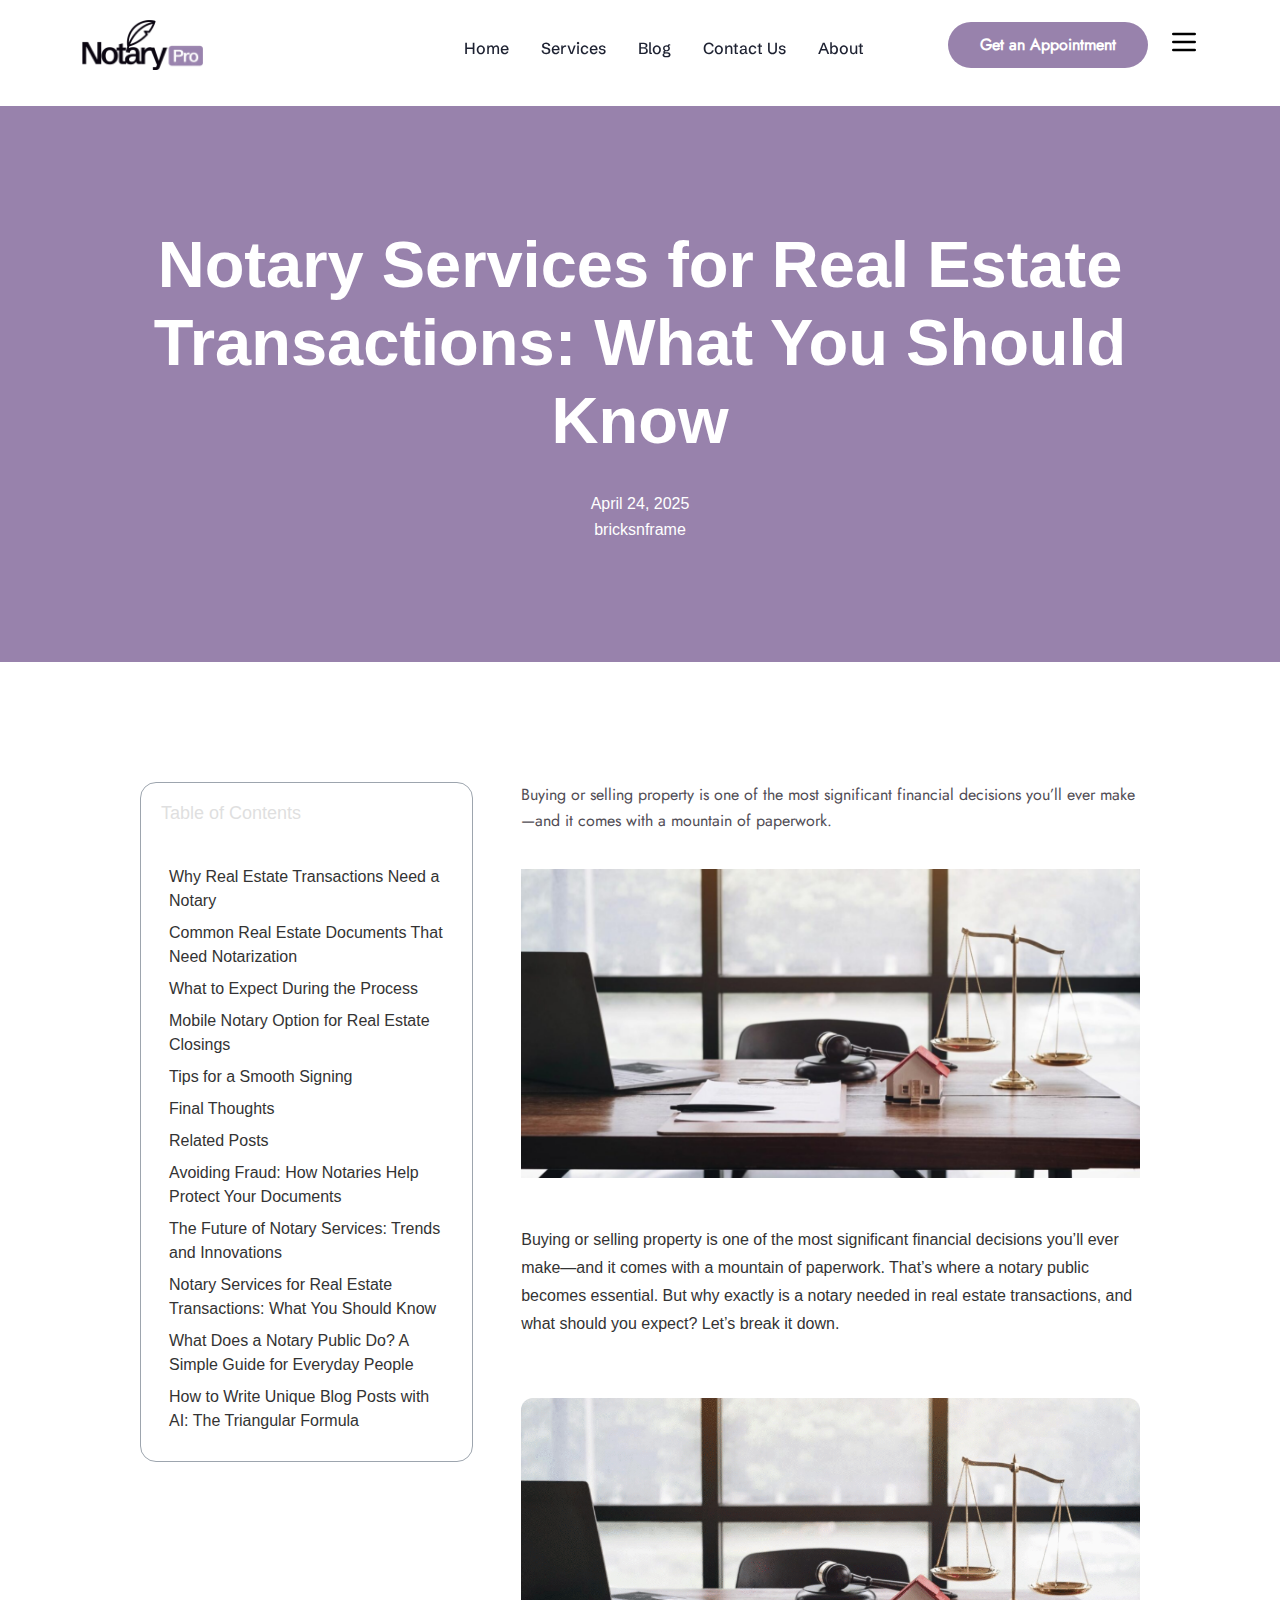
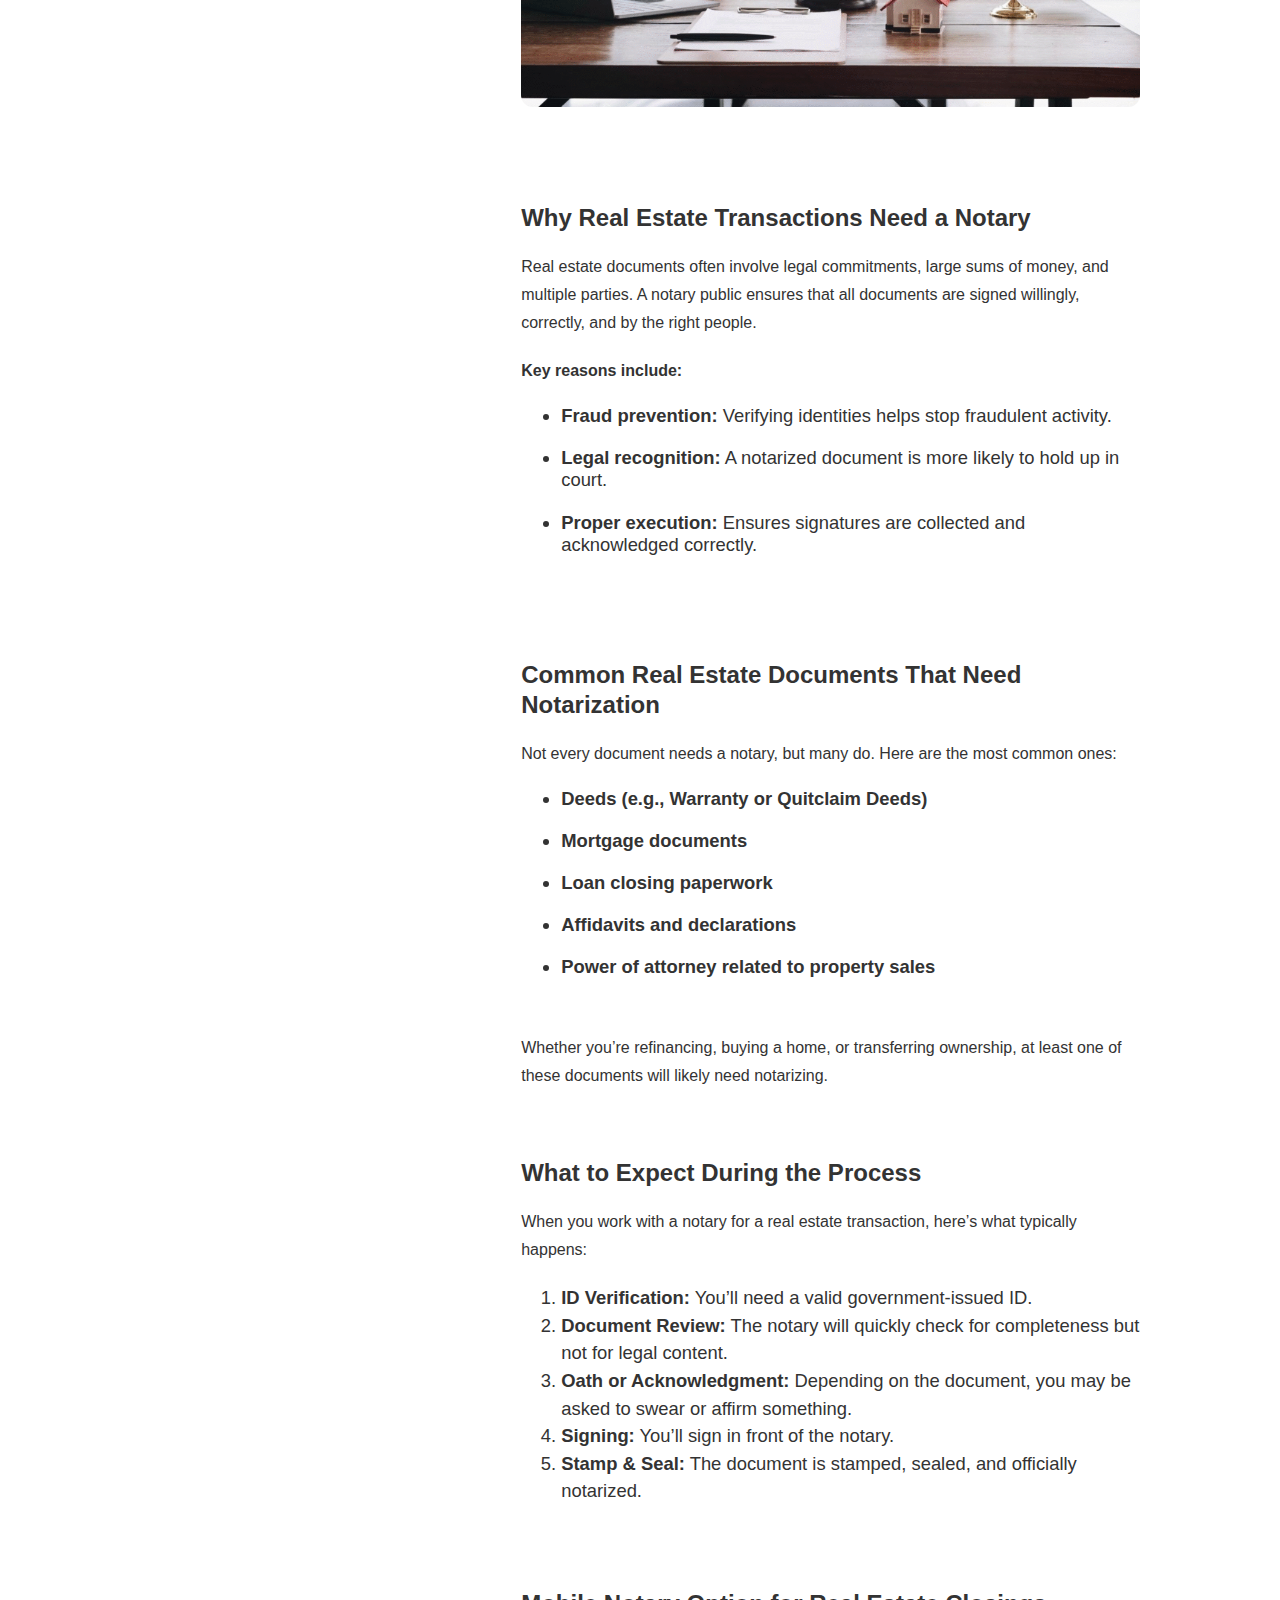
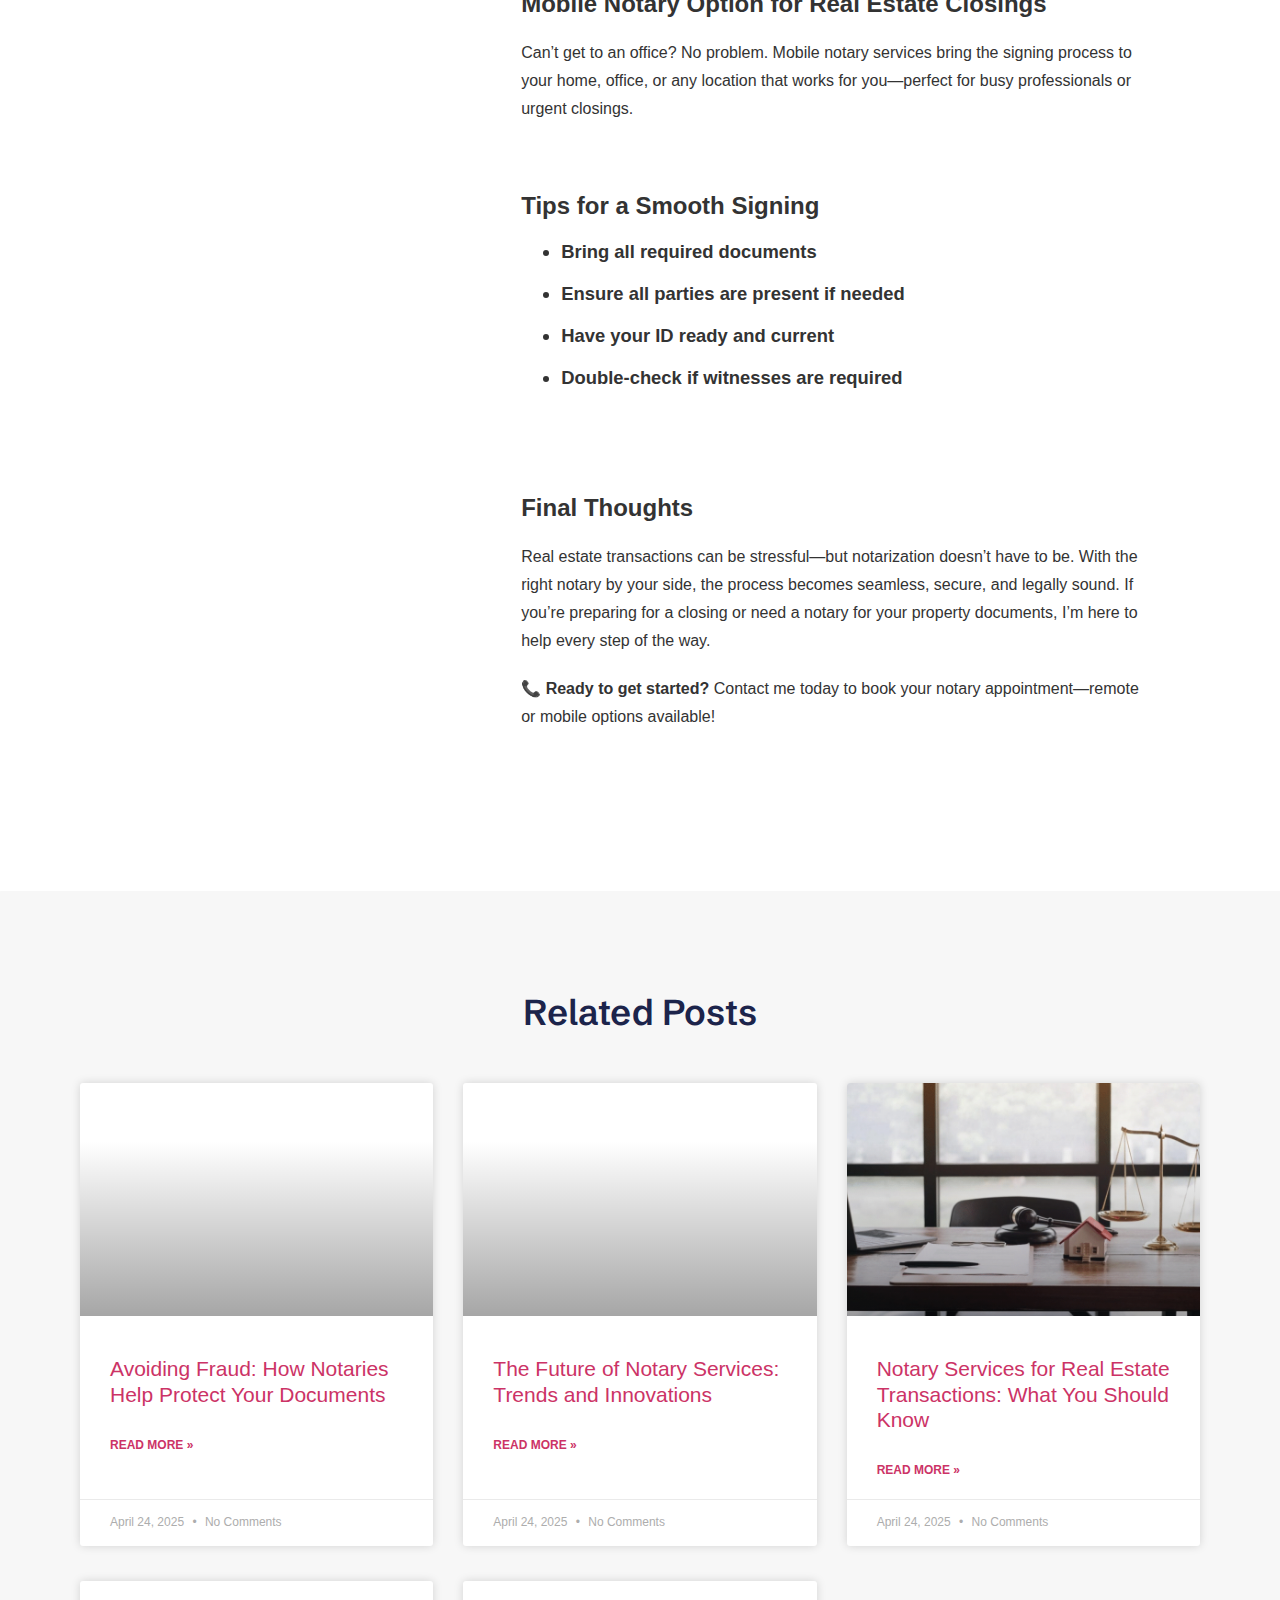
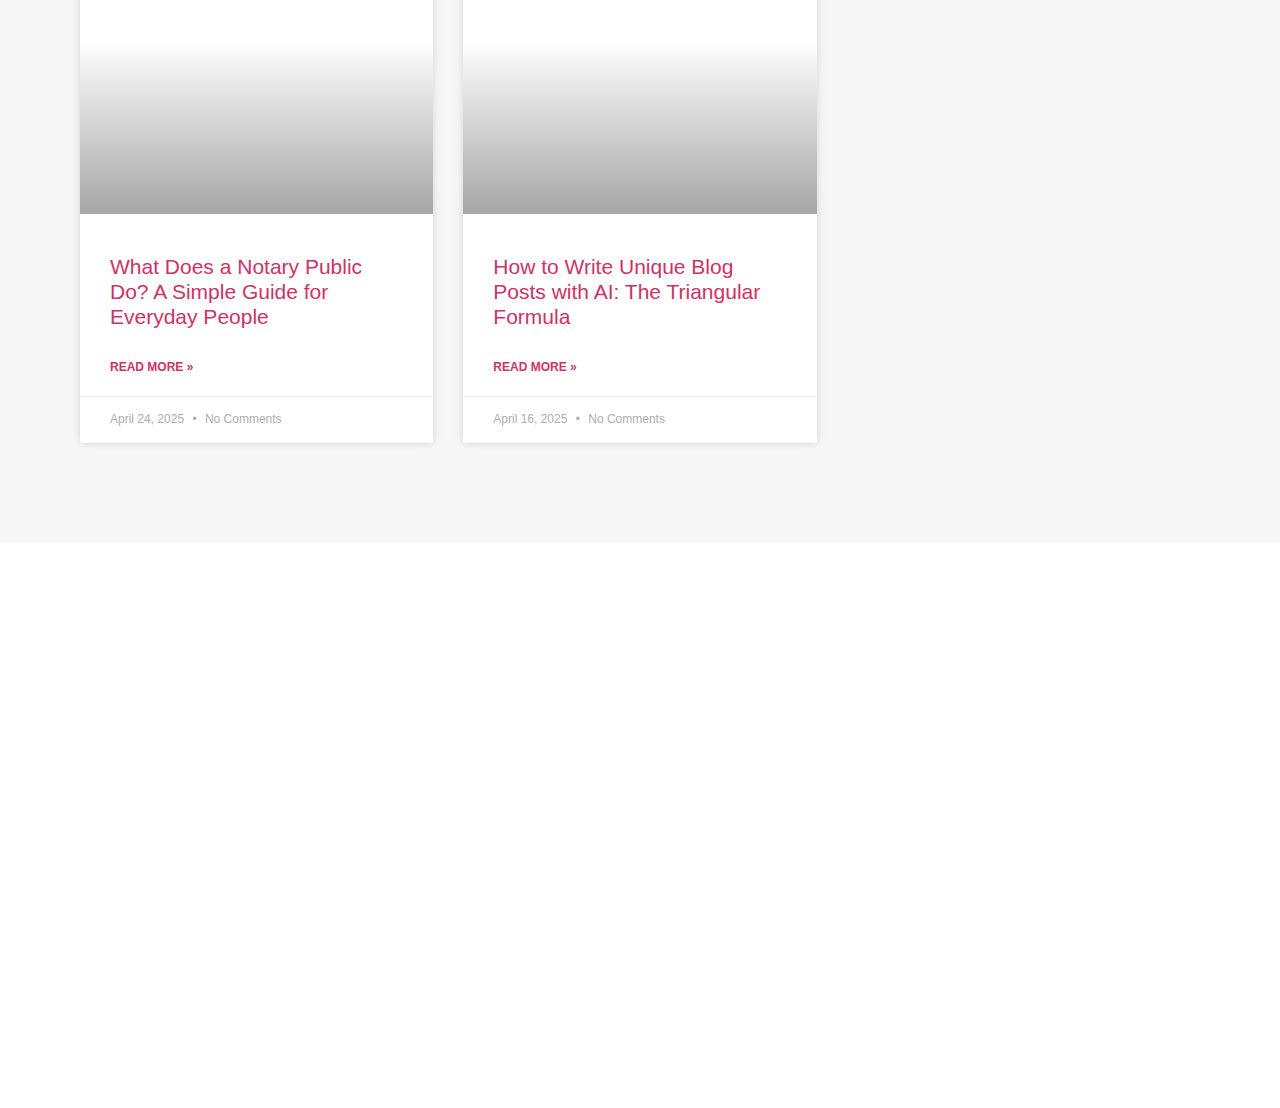
<file: notary-services-for-real-estate-transactions-what-you-should-know/index.html>
<!DOCTYPE html>
<html lang="en-US">
<head>
	<meta charset="UTF-8">
	<meta name="viewport" content="width=device-width, initial-scale=1">
	<link rel="profile" href="https://gmpg.org/xfn/11">
	<title>Notary Services for Real Estate Transactions: What You Should Know &#8211; notarypro</title>
<meta name="robots" content="max-image-preview:large">
	<style>img:is([sizes="auto" i], [sizes^="auto," i]) { contain-intrinsic-size: 3000px 1500px }</style>
	<link rel="alternate" type="application/rss+xml" title="notarypro &raquo; Feed" href="/feed/">
<link rel="alternate" type="application/rss+xml" title="notarypro &raquo; Comments Feed" href="/comments/feed/">
<link rel="alternate" type="application/rss+xml" title="notarypro &raquo; Notary Services for Real Estate Transactions: What You Should Know Comments Feed" href="/notary-services-for-real-estate-transactions-what-you-should-know/feed/">
<script>
window._wpemojiSettings = {"baseUrl":"https:\/\/s.w.org\/images\/core\/emoji\/15.1.0\/72x72\/","ext":".png","svgUrl":"https:\/\/s.w.org\/images\/core\/emoji\/15.1.0\/svg\/","svgExt":".svg","source":{"concatemoji":"\/wp-includes\/js\/wp-emoji-release.min.js?ver=6.8"}};
/*! This file is auto-generated */
!function(i,n){var o,s,e;function c(e){try{var t={supportTests:e,timestamp:(new Date).valueOf()};sessionStorage.setItem(o,JSON.stringify(t))}catch(e){}}function p(e,t,n){e.clearRect(0,0,e.canvas.width,e.canvas.height),e.fillText(t,0,0);var t=new Uint32Array(e.getImageData(0,0,e.canvas.width,e.canvas.height).data),r=(e.clearRect(0,0,e.canvas.width,e.canvas.height),e.fillText(n,0,0),new Uint32Array(e.getImageData(0,0,e.canvas.width,e.canvas.height).data));return t.every(function(e,t){return e===r[t]})}function u(e,t,n){switch(t){case"flag":return n(e,"🏳️‍⚧️","🏳️​⚧️")?!1:!n(e,"🇺🇳","🇺​🇳")&&!n(e,"🏴󠁧󠁢󠁥󠁮󠁧󠁿","🏴​󠁧​󠁢​󠁥​󠁮​󠁧​󠁿");case"emoji":return!n(e,"🐦‍🔥","🐦​🔥")}return!1}function f(e,t,n){var r="undefined"!=typeof WorkerGlobalScope&&self instanceof WorkerGlobalScope?new OffscreenCanvas(300,150):i.createElement("canvas"),a=r.getContext("2d",{willReadFrequently:!0}),o=(a.textBaseline="top",a.font="600 32px Arial",{});return e.forEach(function(e){o[e]=t(a,e,n)}),o}function t(e){var t=i.createElement("script");t.src=e,t.defer=!0,i.head.appendChild(t)}"undefined"!=typeof Promise&&(o="wpEmojiSettingsSupports",s=["flag","emoji"],n.supports={everything:!0,everythingExceptFlag:!0},e=new Promise(function(e){i.addEventListener("DOMContentLoaded",e,{once:!0})}),new Promise(function(t){var n=function(){try{var e=JSON.parse(sessionStorage.getItem(o));if("object"==typeof e&&"number"==typeof e.timestamp&&(new Date).valueOf()<e.timestamp+604800&&"object"==typeof e.supportTests)return e.supportTests}catch(e){}return null}();if(!n){if("undefined"!=typeof Worker&&"undefined"!=typeof OffscreenCanvas&&"undefined"!=typeof URL&&URL.createObjectURL&&"undefined"!=typeof Blob)try{var e="postMessage("+f.toString()+"("+[JSON.stringify(s),u.toString(),p.toString()].join(",")+"));",r=new Blob([e],{type:"text/javascript"}),a=new Worker(URL.createObjectURL(r),{name:"wpTestEmojiSupports"});return void(a.onmessage=function(e){c(n=e.data),a.terminate(),t(n)})}catch(e){}c(n=f(s,u,p))}t(n)}).then(function(e){for(var t in e)n.supports[t]=e[t],n.supports.everything=n.supports.everything&&n.supports[t],"flag"!==t&&(n.supports.everythingExceptFlag=n.supports.everythingExceptFlag&&n.supports[t]);n.supports.everythingExceptFlag=n.supports.everythingExceptFlag&&!n.supports.flag,n.DOMReady=!1,n.readyCallback=function(){n.DOMReady=!0}}).then(function(){return e}).then(function(){var e;n.supports.everything||(n.readyCallback(),(e=n.source||{}).concatemoji?t(e.concatemoji):e.wpemoji&&e.twemoji&&(t(e.twemoji),t(e.wpemoji)))}))}((window,document),window._wpemojiSettings);
</script>
<style id="wp-emoji-styles-inline-css">img.wp-smiley, img.emoji {
		display: inline !important;
		border: none !important;
		box-shadow: none !important;
		height: 1em !important;
		width: 1em !important;
		margin: 0 0.07em !important;
		vertical-align: -0.1em !important;
		background: none !important;
		padding: 0 !important;
	}</style>
<link rel="stylesheet" id="wp-block-library-css" href="/wp-includes/css/dist/block-library/style.min.css?ver=6.8" media="all">
<link rel="stylesheet" id="jet-engine-frontend-css" href="/wp-content/plugins/jet-engine/assets/css/frontend.css?ver=3.6.7" media="all">
<style id="global-styles-inline-css">:root{--wp--preset--aspect-ratio--square: 1;--wp--preset--aspect-ratio--4-3: 4/3;--wp--preset--aspect-ratio--3-4: 3/4;--wp--preset--aspect-ratio--3-2: 3/2;--wp--preset--aspect-ratio--2-3: 2/3;--wp--preset--aspect-ratio--16-9: 16/9;--wp--preset--aspect-ratio--9-16: 9/16;--wp--preset--color--black: #000000;--wp--preset--color--cyan-bluish-gray: #abb8c3;--wp--preset--color--white: #ffffff;--wp--preset--color--pale-pink: #f78da7;--wp--preset--color--vivid-red: #cf2e2e;--wp--preset--color--luminous-vivid-orange: #ff6900;--wp--preset--color--luminous-vivid-amber: #fcb900;--wp--preset--color--light-green-cyan: #7bdcb5;--wp--preset--color--vivid-green-cyan: #00d084;--wp--preset--color--pale-cyan-blue: #8ed1fc;--wp--preset--color--vivid-cyan-blue: #0693e3;--wp--preset--color--vivid-purple: #9b51e0;--wp--preset--gradient--vivid-cyan-blue-to-vivid-purple: linear-gradient(135deg,rgba(6,147,227,1) 0%,rgb(155,81,224) 100%);--wp--preset--gradient--light-green-cyan-to-vivid-green-cyan: linear-gradient(135deg,rgb(122,220,180) 0%,rgb(0,208,130) 100%);--wp--preset--gradient--luminous-vivid-amber-to-luminous-vivid-orange: linear-gradient(135deg,rgba(252,185,0,1) 0%,rgba(255,105,0,1) 100%);--wp--preset--gradient--luminous-vivid-orange-to-vivid-red: linear-gradient(135deg,rgba(255,105,0,1) 0%,rgb(207,46,46) 100%);--wp--preset--gradient--very-light-gray-to-cyan-bluish-gray: linear-gradient(135deg,rgb(238,238,238) 0%,rgb(169,184,195) 100%);--wp--preset--gradient--cool-to-warm-spectrum: linear-gradient(135deg,rgb(74,234,220) 0%,rgb(151,120,209) 20%,rgb(207,42,186) 40%,rgb(238,44,130) 60%,rgb(251,105,98) 80%,rgb(254,248,76) 100%);--wp--preset--gradient--blush-light-purple: linear-gradient(135deg,rgb(255,206,236) 0%,rgb(152,150,240) 100%);--wp--preset--gradient--blush-bordeaux: linear-gradient(135deg,rgb(254,205,165) 0%,rgb(254,45,45) 50%,rgb(107,0,62) 100%);--wp--preset--gradient--luminous-dusk: linear-gradient(135deg,rgb(255,203,112) 0%,rgb(199,81,192) 50%,rgb(65,88,208) 100%);--wp--preset--gradient--pale-ocean: linear-gradient(135deg,rgb(255,245,203) 0%,rgb(182,227,212) 50%,rgb(51,167,181) 100%);--wp--preset--gradient--electric-grass: linear-gradient(135deg,rgb(202,248,128) 0%,rgb(113,206,126) 100%);--wp--preset--gradient--midnight: linear-gradient(135deg,rgb(2,3,129) 0%,rgb(40,116,252) 100%);--wp--preset--font-size--small: 13px;--wp--preset--font-size--medium: 20px;--wp--preset--font-size--large: 36px;--wp--preset--font-size--x-large: 42px;--wp--preset--spacing--20: 0.44rem;--wp--preset--spacing--30: 0.67rem;--wp--preset--spacing--40: 1rem;--wp--preset--spacing--50: 1.5rem;--wp--preset--spacing--60: 2.25rem;--wp--preset--spacing--70: 3.38rem;--wp--preset--spacing--80: 5.06rem;--wp--preset--shadow--natural: 6px 6px 9px rgba(0, 0, 0, 0.2);--wp--preset--shadow--deep: 12px 12px 50px rgba(0, 0, 0, 0.4);--wp--preset--shadow--sharp: 6px 6px 0px rgba(0, 0, 0, 0.2);--wp--preset--shadow--outlined: 6px 6px 0px -3px rgba(255, 255, 255, 1), 6px 6px rgba(0, 0, 0, 1);--wp--preset--shadow--crisp: 6px 6px 0px rgba(0, 0, 0, 1);}:root { --wp--style--global--content-size: 800px;--wp--style--global--wide-size: 1200px; }:where(body) { margin: 0; }.wp-site-blocks > .alignleft { float: left; margin-right: 2em; }.wp-site-blocks > .alignright { float: right; margin-left: 2em; }.wp-site-blocks > .aligncenter { justify-content: center; margin-left: auto; margin-right: auto; }:where(.wp-site-blocks) > * { margin-block-start: 24px; margin-block-end: 0; }:where(.wp-site-blocks) > :first-child { margin-block-start: 0; }:where(.wp-site-blocks) > :last-child { margin-block-end: 0; }:root { --wp--style--block-gap: 24px; }:root :where(.is-layout-flow) > :first-child{margin-block-start: 0;}:root :where(.is-layout-flow) > :last-child{margin-block-end: 0;}:root :where(.is-layout-flow) > *{margin-block-start: 24px;margin-block-end: 0;}:root :where(.is-layout-constrained) > :first-child{margin-block-start: 0;}:root :where(.is-layout-constrained) > :last-child{margin-block-end: 0;}:root :where(.is-layout-constrained) > *{margin-block-start: 24px;margin-block-end: 0;}:root :where(.is-layout-flex){gap: 24px;}:root :where(.is-layout-grid){gap: 24px;}.is-layout-flow > .alignleft{float: left;margin-inline-start: 0;margin-inline-end: 2em;}.is-layout-flow > .alignright{float: right;margin-inline-start: 2em;margin-inline-end: 0;}.is-layout-flow > .aligncenter{margin-left: auto !important;margin-right: auto !important;}.is-layout-constrained > .alignleft{float: left;margin-inline-start: 0;margin-inline-end: 2em;}.is-layout-constrained > .alignright{float: right;margin-inline-start: 2em;margin-inline-end: 0;}.is-layout-constrained > .aligncenter{margin-left: auto !important;margin-right: auto !important;}.is-layout-constrained > :where(:not(.alignleft):not(.alignright):not(.alignfull)){max-width: var(--wp--style--global--content-size);margin-left: auto !important;margin-right: auto !important;}.is-layout-constrained > .alignwide{max-width: var(--wp--style--global--wide-size);}body .is-layout-flex{display: flex;}.is-layout-flex{flex-wrap: wrap;align-items: center;}.is-layout-flex > :is(*, div){margin: 0;}body .is-layout-grid{display: grid;}.is-layout-grid > :is(*, div){margin: 0;}body{padding-top: 0px;padding-right: 0px;padding-bottom: 0px;padding-left: 0px;}a:where(:not(.wp-element-button)){text-decoration: underline;}:root :where(.wp-element-button, .wp-block-button__link){background-color: #32373c;border-width: 0;color: #fff;font-family: inherit;font-size: inherit;line-height: inherit;padding: calc(0.667em + 2px) calc(1.333em + 2px);text-decoration: none;}.has-black-color{color: var(--wp--preset--color--black) !important;}.has-cyan-bluish-gray-color{color: var(--wp--preset--color--cyan-bluish-gray) !important;}.has-white-color{color: var(--wp--preset--color--white) !important;}.has-pale-pink-color{color: var(--wp--preset--color--pale-pink) !important;}.has-vivid-red-color{color: var(--wp--preset--color--vivid-red) !important;}.has-luminous-vivid-orange-color{color: var(--wp--preset--color--luminous-vivid-orange) !important;}.has-luminous-vivid-amber-color{color: var(--wp--preset--color--luminous-vivid-amber) !important;}.has-light-green-cyan-color{color: var(--wp--preset--color--light-green-cyan) !important;}.has-vivid-green-cyan-color{color: var(--wp--preset--color--vivid-green-cyan) !important;}.has-pale-cyan-blue-color{color: var(--wp--preset--color--pale-cyan-blue) !important;}.has-vivid-cyan-blue-color{color: var(--wp--preset--color--vivid-cyan-blue) !important;}.has-vivid-purple-color{color: var(--wp--preset--color--vivid-purple) !important;}.has-black-background-color{background-color: var(--wp--preset--color--black) !important;}.has-cyan-bluish-gray-background-color{background-color: var(--wp--preset--color--cyan-bluish-gray) !important;}.has-white-background-color{background-color: var(--wp--preset--color--white) !important;}.has-pale-pink-background-color{background-color: var(--wp--preset--color--pale-pink) !important;}.has-vivid-red-background-color{background-color: var(--wp--preset--color--vivid-red) !important;}.has-luminous-vivid-orange-background-color{background-color: var(--wp--preset--color--luminous-vivid-orange) !important;}.has-luminous-vivid-amber-background-color{background-color: var(--wp--preset--color--luminous-vivid-amber) !important;}.has-light-green-cyan-background-color{background-color: var(--wp--preset--color--light-green-cyan) !important;}.has-vivid-green-cyan-background-color{background-color: var(--wp--preset--color--vivid-green-cyan) !important;}.has-pale-cyan-blue-background-color{background-color: var(--wp--preset--color--pale-cyan-blue) !important;}.has-vivid-cyan-blue-background-color{background-color: var(--wp--preset--color--vivid-cyan-blue) !important;}.has-vivid-purple-background-color{background-color: var(--wp--preset--color--vivid-purple) !important;}.has-black-border-color{border-color: var(--wp--preset--color--black) !important;}.has-cyan-bluish-gray-border-color{border-color: var(--wp--preset--color--cyan-bluish-gray) !important;}.has-white-border-color{border-color: var(--wp--preset--color--white) !important;}.has-pale-pink-border-color{border-color: var(--wp--preset--color--pale-pink) !important;}.has-vivid-red-border-color{border-color: var(--wp--preset--color--vivid-red) !important;}.has-luminous-vivid-orange-border-color{border-color: var(--wp--preset--color--luminous-vivid-orange) !important;}.has-luminous-vivid-amber-border-color{border-color: var(--wp--preset--color--luminous-vivid-amber) !important;}.has-light-green-cyan-border-color{border-color: var(--wp--preset--color--light-green-cyan) !important;}.has-vivid-green-cyan-border-color{border-color: var(--wp--preset--color--vivid-green-cyan) !important;}.has-pale-cyan-blue-border-color{border-color: var(--wp--preset--color--pale-cyan-blue) !important;}.has-vivid-cyan-blue-border-color{border-color: var(--wp--preset--color--vivid-cyan-blue) !important;}.has-vivid-purple-border-color{border-color: var(--wp--preset--color--vivid-purple) !important;}.has-vivid-cyan-blue-to-vivid-purple-gradient-background{background: var(--wp--preset--gradient--vivid-cyan-blue-to-vivid-purple) !important;}.has-light-green-cyan-to-vivid-green-cyan-gradient-background{background: var(--wp--preset--gradient--light-green-cyan-to-vivid-green-cyan) !important;}.has-luminous-vivid-amber-to-luminous-vivid-orange-gradient-background{background: var(--wp--preset--gradient--luminous-vivid-amber-to-luminous-vivid-orange) !important;}.has-luminous-vivid-orange-to-vivid-red-gradient-background{background: var(--wp--preset--gradient--luminous-vivid-orange-to-vivid-red) !important;}.has-very-light-gray-to-cyan-bluish-gray-gradient-background{background: var(--wp--preset--gradient--very-light-gray-to-cyan-bluish-gray) !important;}.has-cool-to-warm-spectrum-gradient-background{background: var(--wp--preset--gradient--cool-to-warm-spectrum) !important;}.has-blush-light-purple-gradient-background{background: var(--wp--preset--gradient--blush-light-purple) !important;}.has-blush-bordeaux-gradient-background{background: var(--wp--preset--gradient--blush-bordeaux) !important;}.has-luminous-dusk-gradient-background{background: var(--wp--preset--gradient--luminous-dusk) !important;}.has-pale-ocean-gradient-background{background: var(--wp--preset--gradient--pale-ocean) !important;}.has-electric-grass-gradient-background{background: var(--wp--preset--gradient--electric-grass) !important;}.has-midnight-gradient-background{background: var(--wp--preset--gradient--midnight) !important;}.has-small-font-size{font-size: var(--wp--preset--font-size--small) !important;}.has-medium-font-size{font-size: var(--wp--preset--font-size--medium) !important;}.has-large-font-size{font-size: var(--wp--preset--font-size--large) !important;}.has-x-large-font-size{font-size: var(--wp--preset--font-size--x-large) !important;}
:root :where(.wp-block-pullquote){font-size: 1.5em;line-height: 1.6;}</style>
<link rel="stylesheet" id="hello-elementor-css" href="/wp-content/themes/hello-elementor/style.min.css?ver=3.3.0" media="all">
<link rel="stylesheet" id="hello-elementor-theme-style-css" href="/wp-content/themes/hello-elementor/theme.min.css?ver=3.3.0" media="all">
<link rel="stylesheet" id="hello-elementor-header-footer-css" href="/wp-content/themes/hello-elementor/header-footer.min.css?ver=3.3.0" media="all">
<link rel="stylesheet" id="elementor-frontend-css" href="/wp-content/plugins/elementor/assets/css/frontend.min.css?ver=3.28.4" media="all">
<link rel="stylesheet" id="widget-image-css" href="/wp-content/plugins/elementor/assets/css/widget-image.min.css?ver=3.28.4" media="all">
<link rel="stylesheet" id="widget-nav-menu-css" href="/wp-content/plugins/elementor-pro/assets/css/widget-nav-menu.min.css?ver=3.28.3" media="all">
<link rel="stylesheet" id="e-animation-grow-css" href="/wp-content/plugins/elementor/assets/lib/animations/styles/e-animation-grow.min.css?ver=3.28.4" media="all">
<link rel="stylesheet" id="widget-heading-css" href="/wp-content/plugins/elementor/assets/css/widget-heading.min.css?ver=3.28.4" media="all">
<link rel="stylesheet" id="widget-social-icons-css" href="/wp-content/plugins/elementor/assets/css/widget-social-icons.min.css?ver=3.28.4" media="all">
<link rel="stylesheet" id="e-apple-webkit-css" href="/wp-content/plugins/elementor/assets/css/conditionals/apple-webkit.min.css?ver=3.28.4" media="all">
<link rel="stylesheet" id="widget-image-gallery-css" href="/wp-content/plugins/elementor/assets/css/widget-image-gallery.min.css?ver=3.28.4" media="all">
<link rel="stylesheet" id="widget-icon-list-css" href="/wp-content/plugins/elementor/assets/css/widget-icon-list.min.css?ver=3.28.4" media="all">
<link rel="stylesheet" id="e-animation-slideInRight-css" href="/wp-content/plugins/elementor/assets/lib/animations/styles/slideInRight.min.css?ver=3.28.4" media="all">
<link rel="stylesheet" id="widget-off-canvas-css" href="/wp-content/plugins/elementor-pro/assets/css/widget-off-canvas.min.css?ver=3.28.3" media="all">
<link rel="stylesheet" id="e-sticky-css" href="/wp-content/plugins/elementor-pro/assets/css/modules/sticky.min.css?ver=3.28.3" media="all">
<link rel="stylesheet" id="e-animation-fadeIn-css" href="/wp-content/plugins/elementor/assets/lib/animations/styles/fadeIn.min.css?ver=3.28.4" media="all">
<link rel="stylesheet" id="e-motion-fx-css" href="/wp-content/plugins/elementor-pro/assets/css/modules/motion-fx.min.css?ver=3.28.3" media="all">
<link rel="stylesheet" id="widget-icon-box-css" href="/wp-content/plugins/elementor/assets/css/widget-icon-box.min.css?ver=3.28.4" media="all">
<link rel="stylesheet" id="widget-divider-css" href="/wp-content/plugins/elementor/assets/css/widget-divider.min.css?ver=3.28.4" media="all">
<link rel="stylesheet" id="widget-post-info-css" href="/wp-content/plugins/elementor-pro/assets/css/widget-post-info.min.css?ver=3.28.3" media="all">
<link rel="stylesheet" id="widget-table-of-contents-css" href="/wp-content/plugins/elementor-pro/assets/css/widget-table-of-contents.min.css?ver=3.28.3" media="all">
<link rel="stylesheet" id="widget-posts-css" href="/wp-content/plugins/elementor-pro/assets/css/widget-posts.min.css?ver=3.28.3" media="all">
<link rel="stylesheet" id="elementor-post-20-css" href="/wp-content/uploads/elementor/css/post-20.css?ver=1745823035" media="all">
<link rel="stylesheet" id="elementor-post-47-css" href="/wp-content/uploads/elementor/css/post-47.css?ver=1745823652" media="all">
<link rel="stylesheet" id="elementor-post-445-css" href="/wp-content/uploads/elementor/css/post-445.css?ver=1745823036" media="all">
<link rel="stylesheet" id="elementor-post-68-css" href="/wp-content/uploads/elementor/css/post-68.css?ver=1745826829" media="all">
<link rel="stylesheet" id="hello-elementor-child-style-css" href="/wp-content/themes/hello-theme-child-master/style.css?ver=2.0.0" media="all">
<script src="/wp-includes/js/jquery/jquery.min.js?ver=3.7.1" id="jquery-core-js"></script>
<script src="/wp-includes/js/jquery/jquery-migrate.min.js?ver=3.4.1" id="jquery-migrate-js"></script>
<link rel="https://api.w.org/" href="/wp-json/">
<link rel="alternate" title="JSON" type="application/json" href="/wp-json/wp/v2/posts/431">
<link rel="EditURI" type="application/rsd+xml" title="RSD" href="/xmlrpc.php?rsd">
<meta name="generator" content="WordPress 6.8">
<link rel="canonical" href="/notary-services-for-real-estate-transactions-what-you-should-know/">
<link rel="shortlink" href="/?p=431">
<link rel="alternate" title="oEmbed (JSON)" type="application/json+oembed" href="/wp-json/oembed/1.0/embed?url=http%3A%2F%2F%2Fnotary-services-for-real-estate-transactions-what-you-should-know%2F">
<link rel="alternate" title="oEmbed (XML)" type="text/xml+oembed" href="/wp-json/oembed/1.0/embed?url=http%3A%2F%2F%2Fnotary-services-for-real-estate-transactions-what-you-should-know%2F#038;format=xml">
                            <style>/* variables (edit here)*/

:root {
    /* Global Padding Variables - Editable */
    /* Left and Right Padding All /Sections/Containers*/
    --fluid-side-padding-min: 1.25rem; /* 20px */
    --fluid-side-padding-max: 5rem;   /* 80px */

    /* Top and Bottom Padding All Containers*/
    --section-xxl-padding-min: 9.375rem; /* 150px */
    --section-xxl-padding-max: 10rem; /* 160px */ 
  
    --section-xl-padding-min: 6.875rem; /* 110px */
    --section-xl-padding-max: 7.5rem; /* 120px */
  
    --section-l-padding-min: 5.625rem; /* 90px */
    --section-l-padding-max: 6.25rem; /* 100px */
  
    --section-m-padding-min: 5rem; /* 80px */
    --section-m-padding-max: 5rem; /* 80px */
  
    --section-s-padding-min: 3.75rem; /* 60px */
    --section-s-padding-max: 3.75rem; /* 60px */
  
    --section-xs-padding-min: 2.5rem; /* 40px */
    --section-xs-padding-max: 2.5rem; /* 40px */
  
    --section-xxs-padding-min: 1.5rem; /* 24px */
    --section-xxs-padding-max: 1.5rem; /* 24px */
    
    --section-header-padding-min: 1.25rem; /* 20px */
    --section-header-padding-max: 1.25rem; /* 20px */

  
    /* Hero Sections Height Variable */
    --section-hero-height: 100vh; /* 100% the screen height */
  
    /* Offset Padding for Overlay Headers */
    --section-offset-header: 80px; /* Adjust to the overlay header's negative margin */

    /* Width For Narrow Sections*/
    --section-narrow: 62.5rem; /* 1000px */
    --section-narrow-xs: 45rem; /* 720px */
  }


/* CSS Template (do not edit below) */
  
  
  /* Section/Container Padding - Fluid Variants */
  .section-xxl {
    padding-top: clamp(var(--section-xxl-padding-min), 1.087vw + 9.13rem, var(--section-xxl-padding-max));
    padding-bottom: clamp(var(--section-xxl-padding-min), 1.087vw + 9.13rem, var(--section-xxl-padding-max));
    padding-left: clamp(var(--fluid-side-padding-min), 6.522vw + -0.217rem, var(--fluid-side-padding-max))!important;
    padding-right: clamp(var(--fluid-side-padding-min), 6.522vw + -0.217rem, var(--fluid-side-padding-max))!important;
  }
  
  .section-xl {
    padding-top: clamp(var(--section-xl-padding-min), 1.087vw + 6.63rem, var(--section-xl-padding-max));
    padding-bottom: clamp(var(--section-xl-padding-min), 1.087vw + 6.63rem, var(--section-xl-padding-max));
    padding-left: clamp(var(--fluid-side-padding-min), 6.522vw + -0.217rem, var(--fluid-side-padding-max))!important;
    padding-right: clamp(var(--fluid-side-padding-min), 6.522vw + -0.217rem, var(--fluid-side-padding-max))!important;
  }
  
  .section-l {
    padding-top: clamp(var(--section-l-padding-min), 1.087vw + 5.38rem, var(--section-l-padding-max));
    padding-bottom: clamp(var(--section-l-padding-min), 1.087vw + 5.38rem, var(--section-l-padding-max));
    padding-left: clamp(var(--fluid-side-padding-min), 6.522vw + -0.217rem, var(--fluid-side-padding-max))!important;
    padding-right: clamp(var(--fluid-side-padding-min), 6.522vw + -0.217rem, var(--fluid-side-padding-max))!important;
  }
  
  .section-m {
    padding-top: clamp(var(--section-m-padding-min), 0vw + 5rem, var(--section-m-padding-max));
    padding-bottom: clamp(var(--section-m-padding-min), 0vw + 5rem, var(--section-m-padding-max));
    padding-left: clamp(var(--fluid-side-padding-min), 6.522vw + -0.217rem, var(--fluid-side-padding-max))!important;
    padding-right: clamp(var(--fluid-side-padding-min), 6.522vw + -0.217rem, var(--fluid-side-padding-max))!important;
  }
  
  .section-s {
    padding-top: clamp(var(--section-s-padding-min), 0vw + 3.75rem, var(--section-s-padding-max));
    padding-bottom: clamp(var(--section-s-padding-min), 0vw + 3.75rem, var(--section-s-padding-max));
    padding-left: clamp(var(--fluid-side-padding-min), 6.522vw + -0.217rem, var(--fluid-side-padding-max))!important;
    padding-right: clamp(var(--fluid-side-padding-min), 6.522vw + -0.217rem, var(--fluid-side-padding-max))!important;
  }
  
  .section-xs {
    padding-top: clamp(var(--section-xs-padding-min), 0vw + 2.5rem, var(--section-xs-padding-max));
    padding-bottom: clamp(var(--section-xs-padding-min), 0vw + 2.5rem, var(--section-xs-padding-max));
    padding-left: clamp(var(--fluid-side-padding-min), 6.522vw + -0.217rem, var(--fluid-side-padding-max))!important;
    padding-right: clamp(var(--fluid-side-padding-min), 6.522vw + -0.217rem, var(--fluid-side-padding-max))!important;
  }
  
  .section-xxs {
    padding-top: clamp(var(--section-xxs-padding-min), 0vw + 1.5rem, var(--section-xxs-padding-max));
    padding-bottom: clamp(var(--section-xxs-padding-min), 0vw + 1.5rem, var(--section-xxs-padding-max));
    padding-left: clamp(var(--fluid-side-padding-min), 6.522vw + -0.217rem, var(--fluid-side-padding-max))!important;
    padding-right: clamp(var(--fluid-side-padding-min), 6.522vw + -0.217rem, var(--fluid-side-padding-max))!important;
  }
  
  .section-header {
    padding-top: clamp(var(--section-header-padding-min), 0vw + 1.25rem, var(--section-header-padding-max));
    padding-bottom: clamp(var(--section-header-padding-min), 0vw + 1.25rem, var(--section-header-padding-max));
    padding-left: clamp(var(--fluid-side-padding-min), 6.522vw + -0.217rem, var(--fluid-side-padding-max))!important;
    padding-right: clamp(var(--fluid-side-padding-min), 6.522vw + -0.217rem, var(--fluid-side-padding-max))!important;
  }
  
  /* Hero Container/Sections Height */
  .section-hero {
    min-height: var(--section-hero-height)!important;
  }

  .section-hero .e-con-inner {
    justify-content: center!important;
}
  
  /* Full Width Sections - No Side Padding */

  .section-full div {
    max-width: 100%!important;
  }
  

  /* Narrow Sections */
  .section-narrow .e-con-inner {
    max-width: var(--section-narrow)!important;
  }

  .section-narrow-xs .e-con-inner {
    max-width: var(--section-narrow-xs)!important;
  }


  /* Offset Padding for Overlay Headers */
  .section-offset {
    padding-top: calc(var(--section-offset-header) + var(--section-xxl-padding-min));
  }</style>
                                                        <style>/*----------------------------------------------------------------
Edit The Template Styles Below
----------------------------------------------------------------*/

:root {
  /* Edit Link Colors */
  --color-link: #1391ff;
  --color-link-hover: #06BCC1;
	
	/* Edit Quote */
  --color-quote-border: #06BCC1;
	--width-quote-border: 3px;
  --bg-quote: #F4F8FC;
	
	/* Edit Code */
  --color-code-text: #89E3E4;
	--bg-code: #0B0515;

  /* Edit Spacing */
  --space-s: 0.25rem;
  --space-m: 0.75rem;
  --space-l: 1.25rem;
  --space-xl: 2.25rem;
  --space-xxl: 2.5rem;
	
	/* Edit Image Border Radius */
  --radius-m: 0.75rem;
	
	/* Edit Link Transition */
  --transition-default: 0.2s ease-in-out;

  /* Edit Typography */
  --font-weight-light: 300;
  --font-weight-regular: 400;
  --font-weight-medium: 500;
  --font-weight-bold: 700;
  --font-size-xs: .85rem;
  --font-size-p: 1.15rem;
	--mobile-font-size-p: 1.15rem;
  --font-size-m: 1.5rem;
	--mobile-font-size-m: 1.5rem;
  --font-size-l: 2rem;
	--mobile-font-size-l: 2rem;
  --line-height-body: 1.75em;
  --line-height-heading: 1.25em;
  --line-height-list: 1.2em;
}


/*----------------------------------------------------------------
End of template style editing, do not edit below
----------------------------------------------------------------*/


/* Headings */
.post-content h2, 
.post-content h3, 
.post-content h4, 
.post-content h5, 
.post-content h6 {
  padding-top: var(--space-xxl);
  padding-bottom: var(--space-s);
  font-weight: var(--font-weight-bold);
  line-height: var(--line-height-heading);
}

.post-content h2 {
  font-size: var(--font-size-l);
}

.post-content h3, 
.post-content h4, 
.post-content h5, 
.post-content h6 {
  font-size: var(--font-size-m);
}

/* Paragraphs */
.post-content p {
  padding-bottom: var(--space-l);
  margin-bottom: 0;
  line-height: var(--line-height-body);
}

/* Links */
.post-content p a {
  color: var(--color-link);
  font-weight: var(--font-weight-medium);
  text-decoration: underline;
  transition: color var(--transition-default);
}

.post-content p a:hover {
  color: var(--color-link-hover);
}

/* Lists */
.post-content ul,
.post-content ol {
  font-size: var(--font-size-p);
  font-weight: var(--font-weight-medium);
  padding-bottom: var(--space-xl);
}

.post-content ul li {
  line-height: var(--line-height-list);
  margin-bottom: var(--space-l);
}

.c-post-meta ul li:nth-child(2) {
  font-weight: var(--font-weight-regular)!important;
}

/* Images */
.post-content .wp-block-image img {
  margin: var(--space-xxl) 0;
  border-radius: var(--radius-m);
}

/* Blockquotes */
.post-content blockquote {
  border-left: var(--width-quote-border) solid var(--color-quote-border);
  margin: 0;
  padding: var(--space-m) var(--space-l);
  background: var(--bg-quote);
  font-size: var(--font-size-p);
  font-weight: var(--font-weight-regular);
}

.post-content blockquote cite {
  font-size: var(--font-size-xs);
  font-weight: var(--font-weight-light);
}

.post-content blockquote p {
  padding-bottom: 0;
}

/* Code Blocks */
.post-content .wp-block-code {
  background: var(--bg-code);
  padding: var(--space-xl);
  border-radius: var(--radius-m);
}

.post-content code {
  color: var(--color-code-text);
}

/* Mobile responsiveness */
@media screen and (max-width: 767px) {
  .post-content p {
    font-size: var(--mobile-font-size-p);
  }

  .post-content h2 {
    font-size: var(--mobile-font-size-l);
  }

  .post-content h3, 
  .post-content h4, 
  .post-content h5, 
  .post-content h6 {
    font-size: var(--mobile-font-size-m);
  }
}</style>
                            <meta name="generator" content="Elementor 3.28.4; features: e_font_icon_svg, additional_custom_breakpoints, e_element_cache; settings: css_print_method-external, google_font-disabled, font_display-swap">

			<style>.e-con.e-parent:nth-of-type(n+4):not(.e-lazyloaded):not(.e-no-lazyload),
				.e-con.e-parent:nth-of-type(n+4):not(.e-lazyloaded):not(.e-no-lazyload) * {
					background-image: none !important;
				}
				@media screen and (max-height: 1024px) {
					.e-con.e-parent:nth-of-type(n+3):not(.e-lazyloaded):not(.e-no-lazyload),
					.e-con.e-parent:nth-of-type(n+3):not(.e-lazyloaded):not(.e-no-lazyload) * {
						background-image: none !important;
					}
				}
				@media screen and (max-height: 640px) {
					.e-con.e-parent:nth-of-type(n+2):not(.e-lazyloaded):not(.e-no-lazyload),
					.e-con.e-parent:nth-of-type(n+2):not(.e-lazyloaded):not(.e-no-lazyload) * {
						background-image: none !important;
					}
				}</style>
			</head>
<body class="wp-singular post-template-default single single-post postid-431 single-format-standard wp-embed-responsive wp-theme-hello-elementor wp-child-theme-hello-theme-child-master theme-default elementor-default elementor-template-full-width elementor-kit-20 elementor-page-68">


<a class="skip-link screen-reader-text" href="#content">Skip to content</a>

		<div data-elementor-type="header" data-elementor-id="47" class="elementor elementor-47 elementor-location-header" data-elementor-post-type="elementor_library">
			<header class="elementor-element elementor-element-14513d21 e-con-full section-header  e-flex elementor-invisible e-con e-parent" data-id="14513d21" data-element_type="container" data-settings="{&quot;sticky&quot;:&quot;top&quot;,&quot;sticky_on&quot;:[&quot;desktop&quot;,&quot;tablet&quot;],&quot;animation&quot;:&quot;fadeIn&quot;,&quot;background_background&quot;:&quot;classic&quot;,&quot;background_motion_fx_motion_fx_scrolling&quot;:&quot;yes&quot;,&quot;background_motion_fx_opacity_effect&quot;:&quot;yes&quot;,&quot;background_motion_fx_opacity_range&quot;:{&quot;unit&quot;:&quot;%&quot;,&quot;size&quot;:&quot;&quot;,&quot;sizes&quot;:{&quot;start&quot;:0,&quot;end&quot;:14}},&quot;background_motion_fx_devices&quot;:[&quot;desktop&quot;,&quot;tablet&quot;],&quot;background_motion_fx_range&quot;:&quot;page&quot;,&quot;background_motion_fx_opacity_direction&quot;:&quot;out-in&quot;,&quot;background_motion_fx_opacity_level&quot;:{&quot;unit&quot;:&quot;px&quot;,&quot;size&quot;:10,&quot;sizes&quot;:[]},&quot;sticky_offset&quot;:0,&quot;sticky_effects_offset&quot;:0,&quot;sticky_anchor_link_offset&quot;:0}">
		<div class="elementor-element elementor-element-41159bd5 e-con-full e-flex e-con e-child" data-id="41159bd5" data-element_type="container">
				<div class="elementor-element elementor-element-57d83f5c elementor-widget-mobile__width-initial elementor-widget elementor-widget-image" data-id="57d83f5c" data-element_type="widget" data-widget_type="image.default">
																<a href="/">
							<img width="800" height="325" src="/wp-content/uploads/2025/04/NotaryPro-Dark-1024x416.png" class="attachment-large size-large wp-image-278" alt="" srcset="/wp-content/uploads/2025/04/NotaryPro-Dark-1024x416.png 1024w, /wp-content/uploads/2025/04/NotaryPro-Dark-300x122.png 300w, /wp-content/uploads/2025/04/NotaryPro-Dark-768x312.png 768w, /wp-content/uploads/2025/04/NotaryPro-Dark.png 1131w" sizes="(max-width: 800px) 100vw, 800px">								</a>
															</div>
				<div class="elementor-element elementor-element-12dd89a5 elementor-nav-menu__align-end elementor-nav-menu--stretch elementor-widget-tablet__width-initial elementor-hidden-tablet elementor-nav-menu--dropdown-mobile elementor-nav-menu__text-align-aside elementor-nav-menu--toggle elementor-nav-menu--burger elementor-widget elementor-widget-nav-menu" data-id="12dd89a5" data-element_type="widget" data-settings="{&quot;full_width&quot;:&quot;stretch&quot;,&quot;layout&quot;:&quot;horizontal&quot;,&quot;submenu_icon&quot;:{&quot;value&quot;:&quot;&lt;svg class=\&quot;e-font-icon-svg e-fas-caret-down\&quot; viewBox=\&quot;0 0 320 512\&quot; xmlns=\&quot;http:\/\/www.w3.org\/2000\/svg\&quot;&gt;&lt;path d=\&quot;M31.3 192h257.3c17.8 0 26.7 21.5 14.1 34.1L174.1 354.8c-7.8 7.8-20.5 7.8-28.3 0L17.2 226.1C4.6 213.5 13.5 192 31.3 192z\&quot;&gt;&lt;\/path&gt;&lt;\/svg&gt;&quot;,&quot;library&quot;:&quot;fa-solid&quot;},&quot;toggle&quot;:&quot;burger&quot;}" data-widget_type="nav-menu.default">
								<nav aria-label="Menu" class="elementor-nav-menu--main elementor-nav-menu__container elementor-nav-menu--layout-horizontal e--pointer-none">
				<ul id="menu-1-12dd89a5" class="elementor-nav-menu">
<li class="menu-item menu-item-type-post_type menu-item-object-page menu-item-home menu-item-18"><a href="/" class="elementor-item">Home</a></li>
<li class="menu-item menu-item-type-post_type menu-item-object-page menu-item-718"><a href="/services/" class="elementor-item">Services</a></li>
<li class="menu-item menu-item-type-post_type menu-item-object-page menu-item-17"><a href="/blog/" class="elementor-item">Blog</a></li>
<li class="menu-item menu-item-type-post_type menu-item-object-page menu-item-277"><a href="/contact-us/" class="elementor-item">Contact Us</a></li>
<li class="menu-item menu-item-type-post_type menu-item-object-page menu-item-719"><a href="/about/" class="elementor-item">About</a></li>
</ul>			</nav>
					<div class="elementor-menu-toggle" role="button" tabindex="0" aria-label="Menu Toggle" aria-expanded="false">
			<svg aria-hidden="true" role="presentation" class="elementor-menu-toggle__icon--open e-font-icon-svg e-eicon-menu-bar" viewbox="0 0 1000 1000" xmlns="http://www.w3.org/2000/svg"><path d="M104 333H896C929 333 958 304 958 271S929 208 896 208H104C71 208 42 237 42 271S71 333 104 333ZM104 583H896C929 583 958 554 958 521S929 458 896 458H104C71 458 42 487 42 521S71 583 104 583ZM104 833H896C929 833 958 804 958 771S929 708 896 708H104C71 708 42 737 42 771S71 833 104 833Z"></path></svg><svg aria-hidden="true" role="presentation" class="elementor-menu-toggle__icon--close e-font-icon-svg e-eicon-close" viewbox="0 0 1000 1000" xmlns="http://www.w3.org/2000/svg"><path d="M742 167L500 408 258 167C246 154 233 150 217 150 196 150 179 158 167 167 154 179 150 196 150 212 150 229 154 242 171 254L408 500 167 742C138 771 138 800 167 829 196 858 225 858 254 829L496 587 738 829C750 842 767 846 783 846 800 846 817 842 829 829 842 817 846 804 846 783 846 767 842 750 829 737L588 500 833 258C863 229 863 200 833 171 804 137 775 137 742 167Z"></path></svg>		</div>
					<nav class="elementor-nav-menu--dropdown elementor-nav-menu__container" aria-hidden="true">
				<ul id="menu-2-12dd89a5" class="elementor-nav-menu">
<li class="menu-item menu-item-type-post_type menu-item-object-page menu-item-home menu-item-18"><a href="/" class="elementor-item" tabindex="-1">Home</a></li>
<li class="menu-item menu-item-type-post_type menu-item-object-page menu-item-718"><a href="/services/" class="elementor-item" tabindex="-1">Services</a></li>
<li class="menu-item menu-item-type-post_type menu-item-object-page menu-item-17"><a href="/blog/" class="elementor-item" tabindex="-1">Blog</a></li>
<li class="menu-item menu-item-type-post_type menu-item-object-page menu-item-277"><a href="/contact-us/" class="elementor-item" tabindex="-1">Contact Us</a></li>
<li class="menu-item menu-item-type-post_type menu-item-object-page menu-item-719"><a href="/about/" class="elementor-item" tabindex="-1">About</a></li>
</ul>			</nav>
						</div>
				</div>
		<div class="elementor-element elementor-element-6dd6a379 e-con-full elementor-hidden-mobile e-flex e-con e-child" data-id="6dd6a379" data-element_type="container">
				<div class="elementor-element elementor-element-198a7ab5 elementor-hidden-mobile elementor-widget elementor-widget-button" data-id="198a7ab5" data-element_type="widget" data-widget_type="button.default">
										<a class="elementor-button elementor-button-link elementor-size-sm" href="#">
						<span class="elementor-button-content-wrapper">
									<span class="elementor-button-text">Get an Appointment</span>
					</span>
					</a>
								</div>
				<div class="elementor-element elementor-element-e608d44 elementor-nav-menu__align-start elementor-hidden-mobile elementor-nav-menu--stretch elementor-hidden-desktop elementor-nav-menu--dropdown-tablet elementor-nav-menu__text-align-aside elementor-nav-menu--toggle elementor-nav-menu--burger elementor-widget elementor-widget-nav-menu" data-id="e608d44" data-element_type="widget" data-settings="{&quot;full_width&quot;:&quot;stretch&quot;,&quot;toggle_icon_hover_animation&quot;:&quot;grow&quot;,&quot;layout&quot;:&quot;horizontal&quot;,&quot;submenu_icon&quot;:{&quot;value&quot;:&quot;&lt;svg class=\&quot;e-font-icon-svg e-fas-caret-down\&quot; viewBox=\&quot;0 0 320 512\&quot; xmlns=\&quot;http:\/\/www.w3.org\/2000\/svg\&quot;&gt;&lt;path d=\&quot;M31.3 192h257.3c17.8 0 26.7 21.5 14.1 34.1L174.1 354.8c-7.8 7.8-20.5 7.8-28.3 0L17.2 226.1C4.6 213.5 13.5 192 31.3 192z\&quot;&gt;&lt;\/path&gt;&lt;\/svg&gt;&quot;,&quot;library&quot;:&quot;fa-solid&quot;},&quot;toggle&quot;:&quot;burger&quot;}" data-widget_type="nav-menu.default">
								<nav aria-label="Menu" class="elementor-nav-menu--main elementor-nav-menu__container elementor-nav-menu--layout-horizontal e--pointer-none">
				<ul id="menu-1-e608d44" class="elementor-nav-menu">
<li class="menu-item menu-item-type-post_type menu-item-object-page menu-item-home menu-item-18"><a href="/" class="elementor-item">Home</a></li>
<li class="menu-item menu-item-type-post_type menu-item-object-page menu-item-718"><a href="/services/" class="elementor-item">Services</a></li>
<li class="menu-item menu-item-type-post_type menu-item-object-page menu-item-17"><a href="/blog/" class="elementor-item">Blog</a></li>
<li class="menu-item menu-item-type-post_type menu-item-object-page menu-item-277"><a href="/contact-us/" class="elementor-item">Contact Us</a></li>
<li class="menu-item menu-item-type-post_type menu-item-object-page menu-item-719"><a href="/about/" class="elementor-item">About</a></li>
</ul>			</nav>
					<div class="elementor-menu-toggle" role="button" tabindex="0" aria-label="Menu Toggle" aria-expanded="false">
			<svg aria-hidden="true" role="presentation" class="elementor-menu-toggle__icon--open elementor-animation-grow e-font-icon-svg e-eicon-menu-bar" viewbox="0 0 1000 1000" xmlns="http://www.w3.org/2000/svg"><path d="M104 333H896C929 333 958 304 958 271S929 208 896 208H104C71 208 42 237 42 271S71 333 104 333ZM104 583H896C929 583 958 554 958 521S929 458 896 458H104C71 458 42 487 42 521S71 583 104 583ZM104 833H896C929 833 958 804 958 771S929 708 896 708H104C71 708 42 737 42 771S71 833 104 833Z"></path></svg><svg aria-hidden="true" role="presentation" class="elementor-menu-toggle__icon--close elementor-animation-grow e-font-icon-svg e-eicon-close" viewbox="0 0 1000 1000" xmlns="http://www.w3.org/2000/svg"><path d="M742 167L500 408 258 167C246 154 233 150 217 150 196 150 179 158 167 167 154 179 150 196 150 212 150 229 154 242 171 254L408 500 167 742C138 771 138 800 167 829 196 858 225 858 254 829L496 587 738 829C750 842 767 846 783 846 800 846 817 842 829 829 842 817 846 804 846 783 846 767 842 750 829 737L588 500 833 258C863 229 863 200 833 171 804 137 775 137 742 167Z"></path></svg>		</div>
					<nav class="elementor-nav-menu--dropdown elementor-nav-menu__container" aria-hidden="true">
				<ul id="menu-2-e608d44" class="elementor-nav-menu">
<li class="menu-item menu-item-type-post_type menu-item-object-page menu-item-home menu-item-18"><a href="/" class="elementor-item" tabindex="-1">Home</a></li>
<li class="menu-item menu-item-type-post_type menu-item-object-page menu-item-718"><a href="/services/" class="elementor-item" tabindex="-1">Services</a></li>
<li class="menu-item menu-item-type-post_type menu-item-object-page menu-item-17"><a href="/blog/" class="elementor-item" tabindex="-1">Blog</a></li>
<li class="menu-item menu-item-type-post_type menu-item-object-page menu-item-277"><a href="/contact-us/" class="elementor-item" tabindex="-1">Contact Us</a></li>
<li class="menu-item menu-item-type-post_type menu-item-object-page menu-item-719"><a href="/about/" class="elementor-item" tabindex="-1">About</a></li>
</ul>			</nav>
						</div>
				<div class="elementor-element elementor-element-6977fb1 elementor-hidden-mobile elementor-hidden-tablet elementor-view-default elementor-widget elementor-widget-icon" data-id="6977fb1" data-element_type="widget" data-widget_type="icon.default">
							<div class="elementor-icon-wrapper">
			<a class="elementor-icon" href="#elementor-action%3Aaction%3Doff_canvas%3Aopen%26settings%3DeyJpZCI6IjZmZDI0YjVhIiwiZGlzcGxheU1vZGUiOiJvcGVuIn0%3D">
			<svg xmlns="http://www.w3.org/2000/svg" width="800px" height="800px" viewbox="0 0 24 24" fill="none"><path stroke="#000000" stroke-linecap="round" stroke-linejoin="round" stroke-width="2" d="M4 6H20M4 12H20M4 18H20"></path></svg>			</a>
		</div>
						</div>
				<div class="elementor-element elementor-element-6fd24b5a elementor-widget elementor-widget-off-canvas" data-id="6fd24b5a" data-element_type="widget" data-settings="{&quot;entrance_animation&quot;:&quot;slideInRight&quot;,&quot;exit_animation&quot;:&quot;slideInRight&quot;}" data-widget_type="off-canvas.default">
							<div id="off-canvas-6fd24b5a" class="e-off-canvas" role="dialog" aria-hidden="true" aria-label="BnK Off-Canvas Menu" aria-modal="true" inert="" data-delay-child-handlers="true">
			<div class="e-off-canvas__overlay"></div>
			<div class="e-off-canvas__main">
				<div class="e-off-canvas__content">
					<div class="elementor-element elementor-element-362fe856 e-con-full e-flex e-con e-child" data-id="362fe856" data-element_type="container">
		<div class="elementor-element elementor-element-66ba2a42 e-con-full e-flex e-con e-child" data-id="66ba2a42" data-element_type="container">
				<div class="elementor-element elementor-element-41046ffe elementor-view-default elementor-widget elementor-widget-icon" data-id="41046ffe" data-element_type="widget" data-widget_type="icon.default">
							<div class="elementor-icon-wrapper">
			<a class="elementor-icon" href="#elementor-action%3Aaction%3Doff_canvas%3Aclose%26settings%3DeyJpZCI6IjZmZDI0YjVhIiwiZGlzcGxheU1vZGUiOiJjbG9zZSJ9">
			<svg xmlns="http://www.w3.org/2000/svg" width="800px" height="800px" viewbox="0 0 1024 1024"><path fill="#000000" d="M195.2 195.2a64 64 0 0 1 90.496 0L512 421.504 738.304 195.2a64 64 0 0 1 90.496 90.496L602.496 512 828.8 738.304a64 64 0 0 1-90.496 90.496L512 602.496 285.696 828.8a64 64 0 0 1-90.496-90.496L421.504 512 195.2 285.696a64 64 0 0 1 0-90.496z"></path></svg>			</a>
		</div>
						</div>
				</div>
		<div class="elementor-element elementor-element-4a5e54f4 e-flex e-con-boxed e-con e-child" data-id="4a5e54f4" data-element_type="container">
					<div class="e-con-inner">
				<div class="elementor-element elementor-element-50cf16e0 elementor-widget elementor-widget-image" data-id="50cf16e0" data-element_type="widget" data-widget_type="image.default">
															<img width="800" height="325" src="/wp-content/uploads/2025/04/NotaryPro-Dark-1024x416.png" class="attachment-large size-large wp-image-278" alt="" srcset="/wp-content/uploads/2025/04/NotaryPro-Dark-1024x416.png 1024w, /wp-content/uploads/2025/04/NotaryPro-Dark-300x122.png 300w, /wp-content/uploads/2025/04/NotaryPro-Dark-768x312.png 768w, /wp-content/uploads/2025/04/NotaryPro-Dark.png 1131w" sizes="(max-width: 800px) 100vw, 800px">															</div>
				<div class="elementor-element elementor-element-4c8ae70d elementor-widget elementor-widget-heading" data-id="4c8ae70d" data-element_type="widget" data-widget_type="heading.default">
					<h2 class="elementor-heading-title elementor-size-default">Nullam quis risus eget urna mollis ornare vel eu leo. Aenean lacinia bibendum nulla sed </h2>				</div>
				<div class="elementor-element elementor-element-2693d156 elementor-shape-circle elementor-grid-0 e-grid-align-center elementor-widget elementor-widget-social-icons" data-id="2693d156" data-element_type="widget" data-widget_type="social-icons.default">
							<div class="elementor-social-icons-wrapper elementor-grid">
							<span class="elementor-grid-item">
					<a class="elementor-icon elementor-social-icon elementor-social-icon-facebook elementor-repeater-item-467a3f7" target="_blank">
						<span class="elementor-screen-only">Facebook</span>
						<svg class="e-font-icon-svg e-fab-facebook" viewbox="0 0 512 512" xmlns="http://www.w3.org/2000/svg"><path d="M504 256C504 119 393 8 256 8S8 119 8 256c0 123.78 90.69 226.38 209.25 245V327.69h-63V256h63v-54.64c0-62.15 37-96.48 93.67-96.48 27.14 0 55.52 4.84 55.52 4.84v61h-31.28c-30.8 0-40.41 19.12-40.41 38.73V256h68.78l-11 71.69h-57.78V501C413.31 482.38 504 379.78 504 256z"></path></svg>					</a>
				</span>
							<span class="elementor-grid-item">
					<a class="elementor-icon elementor-social-icon elementor-social-icon-twitter elementor-repeater-item-6725936" target="_blank">
						<span class="elementor-screen-only">Twitter</span>
						<svg class="e-font-icon-svg e-fab-twitter" viewbox="0 0 512 512" xmlns="http://www.w3.org/2000/svg"><path d="M459.37 151.716c.325 4.548.325 9.097.325 13.645 0 138.72-105.583 298.558-298.558 298.558-59.452 0-114.68-17.219-161.137-47.106 8.447.974 16.568 1.299 25.34 1.299 49.055 0 94.213-16.568 130.274-44.832-46.132-.975-84.792-31.188-98.112-72.772 6.498.974 12.995 1.624 19.818 1.624 9.421 0 18.843-1.3 27.614-3.573-48.081-9.747-84.143-51.98-84.143-102.985v-1.299c13.969 7.797 30.214 12.67 47.431 13.319-28.264-18.843-46.781-51.005-46.781-87.391 0-19.492 5.197-37.36 14.294-52.954 51.655 63.675 129.3 105.258 216.365 109.807-1.624-7.797-2.599-15.918-2.599-24.04 0-57.828 46.782-104.934 104.934-104.934 30.213 0 57.502 12.67 76.67 33.137 23.715-4.548 46.456-13.32 66.599-25.34-7.798 24.366-24.366 44.833-46.132 57.827 21.117-2.273 41.584-8.122 60.426-16.243-14.292 20.791-32.161 39.308-52.628 54.253z"></path></svg>					</a>
				</span>
							<span class="elementor-grid-item">
					<a class="elementor-icon elementor-social-icon elementor-social-icon-youtube elementor-repeater-item-e3432b8" target="_blank">
						<span class="elementor-screen-only">Youtube</span>
						<svg class="e-font-icon-svg e-fab-youtube" viewbox="0 0 576 512" xmlns="http://www.w3.org/2000/svg"><path d="M549.655 124.083c-6.281-23.65-24.787-42.276-48.284-48.597C458.781 64 288 64 288 64S117.22 64 74.629 75.486c-23.497 6.322-42.003 24.947-48.284 48.597-11.412 42.867-11.412 132.305-11.412 132.305s0 89.438 11.412 132.305c6.281 23.65 24.787 41.5 48.284 47.821C117.22 448 288 448 288 448s170.78 0 213.371-11.486c23.497-6.321 42.003-24.171 48.284-47.821 11.412-42.867 11.412-132.305 11.412-132.305s0-89.438-11.412-132.305zm-317.51 213.508V175.185l142.739 81.205-142.739 81.201z"></path></svg>					</a>
				</span>
					</div>
						</div>
					</div>
				</div>
		<div class="elementor-element elementor-element-3c2e2e2a e-flex e-con-boxed e-con e-child" data-id="3c2e2e2a" data-element_type="container">
					<div class="e-con-inner">
				<div class="elementor-element elementor-element-58529a00 elementor-widget elementor-widget-image-gallery" data-id="58529a00" data-element_type="widget" data-widget_type="image-gallery.default">
							<div class="elementor-image-gallery">
			<div id="gallery-1" class="gallery galleryid-9 gallery-columns-3 gallery-size-thumbnail">
<figure class="gallery-item">
			<div class="gallery-icon landscape">
				<a data-elementor-open-lightbox="no" href="/wp-content/uploads/2025/04/handsome-businessman-lawyer-of-indian-descent-trus-M5DW2N5-1-1024x683-1.jpg"><img width="150" height="150" src="/wp-content/uploads/2025/04/handsome-businessman-lawyer-of-indian-descent-trus-M5DW2N5-1-1024x683-1-150x150.jpg" class="attachment-thumbnail size-thumbnail" alt="" decoding="async"></a>
			</div></figure><figure class="gallery-item">
			<div class="gallery-icon landscape">
				<a data-elementor-open-lightbox="no" href="/wp-content/uploads/2025/04/MJD5XTF.jpg"><img loading="lazy" width="150" height="150" src="/wp-content/uploads/2025/04/MJD5XTF-150x150.jpg" class="attachment-thumbnail size-thumbnail" alt="" decoding="async" srcset="/wp-content/uploads/2025/04/MJD5XTF-150x150.jpg 150w, /wp-content/uploads/2025/04/MJD5XTF-300x300.jpg 300w, /wp-content/uploads/2025/04/MJD5XTF.jpg 600w" sizes="(max-width: 150px) 100vw, 150px"></a>
			</div></figure><figure class="gallery-item">
			<div class="gallery-icon landscape">
				<a data-elementor-open-lightbox="no" href="/wp-content/uploads/2025/04/ET3RZN9.jpg"><img loading="lazy" width="150" height="150" src="/wp-content/uploads/2025/04/ET3RZN9-150x150.jpg" class="attachment-thumbnail size-thumbnail" alt="" decoding="async" srcset="/wp-content/uploads/2025/04/ET3RZN9-150x150.jpg 150w, /wp-content/uploads/2025/04/ET3RZN9-300x300.jpg 300w, /wp-content/uploads/2025/04/ET3RZN9.jpg 600w" sizes="(max-width: 150px) 100vw, 150px"></a>
			</div></figure><figure class="gallery-item">
			<div class="gallery-icon landscape">
				<a data-elementor-open-lightbox="no" href="/wp-content/uploads/2025/04/G2G6CE7.jpg"><img loading="lazy" width="150" height="150" src="/wp-content/uploads/2025/04/G2G6CE7-150x150.jpg" class="attachment-thumbnail size-thumbnail" alt="" decoding="async" srcset="/wp-content/uploads/2025/04/G2G6CE7-150x150.jpg 150w, /wp-content/uploads/2025/04/G2G6CE7-300x300.jpg 300w, /wp-content/uploads/2025/04/G2G6CE7.jpg 600w" sizes="(max-width: 150px) 100vw, 150px"></a>
			</div></figure><figure class="gallery-item">
			<div class="gallery-icon landscape">
				<a data-elementor-open-lightbox="no" href="/wp-content/uploads/2025/04/L4UTZ67.jpg"><img loading="lazy" width="150" height="150" src="/wp-content/uploads/2025/04/L4UTZ67-150x150.jpg" class="attachment-thumbnail size-thumbnail" alt="" decoding="async" srcset="/wp-content/uploads/2025/04/L4UTZ67-150x150.jpg 150w, /wp-content/uploads/2025/04/L4UTZ67-300x300.jpg 300w, /wp-content/uploads/2025/04/L4UTZ67.jpg 600w" sizes="(max-width: 150px) 100vw, 150px"></a>
			</div></figure><figure class="gallery-item">
			<div class="gallery-icon portrait">
				<a data-elementor-open-lightbox="no" href="/wp-content/uploads/2025/04/Q2YRZB3.jpg"><img loading="lazy" width="150" height="150" src="/wp-content/uploads/2025/04/Q2YRZB3-150x150.jpg" class="attachment-thumbnail size-thumbnail" alt="" decoding="async"></a>
			</div></figure>
		</div>
		</div>
						</div>
				<div class="elementor-element elementor-element-6b1b5c7b elementor-icon-list--layout-inline elementor-align-center elementor-list-item-link-full_width elementor-widget elementor-widget-icon-list" data-id="6b1b5c7b" data-element_type="widget" data-widget_type="icon-list.default">
							<ul class="elementor-icon-list-items elementor-inline-items">
							<li class="elementor-icon-list-item elementor-inline-item">
											<span class="elementor-icon-list-icon">
							<svg aria-hidden="true" class="e-font-icon-svg e-fas-map-pin" viewbox="0 0 288 512" xmlns="http://www.w3.org/2000/svg"><path d="M112 316.94v156.69l22.02 33.02c4.75 7.12 15.22 7.12 19.97 0L176 473.63V316.94c-10.39 1.92-21.06 3.06-32 3.06s-21.61-1.14-32-3.06zM144 0C64.47 0 0 64.47 0 144s64.47 144 144 144 144-64.47 144-144S223.53 0 144 0zm0 76c-37.5 0-68 30.5-68 68 0 6.62-5.38 12-12 12s-12-5.38-12-12c0-50.73 41.28-92 92-92 6.62 0 12 5.38 12 12s-5.38 12-12 12z"></path></svg>						</span>
										<span class="elementor-icon-list-text">Directions</span>
									</li>
								<li class="elementor-icon-list-item elementor-inline-item">
											<span class="elementor-icon-list-icon">
							<svg aria-hidden="true" class="e-font-icon-svg e-fab-rocketchat" viewbox="0 0 576 512" xmlns="http://www.w3.org/2000/svg"><path d="M284.046,224.8a34.114,34.114,0,1,0,34.317,34.113A34.217,34.217,0,0,0,284.046,224.8Zm-110.45,0a34.114,34.114,0,1,0,34.317,34.113A34.217,34.217,0,0,0,173.6,224.8Zm220.923,0a34.114,34.114,0,1,0,34.317,34.113A34.215,34.215,0,0,0,394.519,224.8Zm153.807-55.319c-15.535-24.172-37.31-45.57-64.681-63.618-52.886-34.817-122.374-54-195.666-54a405.975,405.975,0,0,0-72.032,6.357,238.524,238.524,0,0,0-49.51-36.588C99.684-11.7,40.859.711,11.135,11.421A14.291,14.291,0,0,0,5.58,34.782C26.542,56.458,61.222,99.3,52.7,138.252c-33.142,33.9-51.112,74.776-51.112,117.337,0,43.372,17.97,84.248,51.112,118.148,8.526,38.956-26.154,81.816-47.116,103.491a14.284,14.284,0,0,0,5.555,23.34c29.724,10.709,88.549,23.147,155.324-10.2a238.679,238.679,0,0,0,49.51-36.589A405.972,405.972,0,0,0,288,460.14c73.313,0,142.8-19.159,195.667-53.975,27.371-18.049,49.145-39.426,64.679-63.619,17.309-26.923,26.07-55.916,26.07-86.125C574.394,225.4,565.634,196.43,548.326,169.485ZM284.987,409.9a345.65,345.65,0,0,1-89.446-11.5l-20.129,19.393a184.366,184.366,0,0,1-37.138,27.585,145.767,145.767,0,0,1-52.522,14.87c.983-1.771,1.881-3.563,2.842-5.356q30.258-55.68,16.325-100.078c-32.992-25.962-52.778-59.2-52.778-95.4,0-83.1,104.254-150.469,232.846-150.469s232.867,67.373,232.867,150.469C517.854,342.525,413.6,409.9,284.987,409.9Z"></path></svg>						</span>
										<span class="elementor-icon-list-text">Contact Us</span>
									</li>
						</ul>
						</div>
					</div>
				</div>
				</div>
						</div>
			</div>
		</div>
						</div>
				</div>
				</header>
				</div>
				<div data-elementor-type="single-post" data-elementor-id="68" class="elementor elementor-68 elementor-location-single post-431 post type-post status-publish format-standard has-post-thumbnail hentry category-uncategorized" data-elementor-post-type="elementor_library">
			<div class="elementor-element elementor-element-ecd226c section-xl section-narrow e-flex e-con-boxed e-con e-parent" data-id="ecd226c" data-element_type="container" data-settings="{&quot;background_background&quot;:&quot;classic&quot;}">
					<div class="e-con-inner">
				<div class="elementor-element elementor-element-5f66dbb elementor-widget elementor-widget-theme-post-title elementor-page-title elementor-widget-heading" data-id="5f66dbb" data-element_type="widget" data-widget_type="theme-post-title.default">
					<h1 class="elementor-heading-title elementor-size-default">Notary Services for Real Estate Transactions: What You Should Know</h1>				</div>
				<div class="elementor-element elementor-element-c617250 elementor-align-center elementor-widget elementor-widget-post-info" data-id="c617250" data-element_type="widget" data-widget_type="post-info.default">
							<ul class="elementor-icon-list-items elementor-post-info">
								<li class="elementor-icon-list-item elementor-repeater-item-7f530f1" itemprop="datePublished">
						<a href="/2025/04/24/">
														<span class="elementor-icon-list-text elementor-post-info__item elementor-post-info__item--type-date">
										<time>April 24, 2025</time>					</span>
									</a>
				</li>
				<li class="elementor-icon-list-item elementor-repeater-item-6863c75" itemprop="author">
						<a href="/author/bricksnframe/">
														<span class="elementor-icon-list-text elementor-post-info__item elementor-post-info__item--type-author">
										bricksnframe					</span>
									</a>
				</li>
				</ul>
						</div>
					</div>
				</div>
		<div class="elementor-element elementor-element-cf5739a section-narrow section-xl e-flex e-con-boxed e-con e-parent" data-id="cf5739a" data-element_type="container" data-settings="{&quot;background_background&quot;:&quot;classic&quot;}">
					<div class="e-con-inner">
		<div class="elementor-element elementor-element-7a88be0 e-con-full e-flex e-con e-child" data-id="7a88be0" data-element_type="container">
		<div class="elementor-element elementor-element-113b34b e-con-full e-flex e-con e-child" data-id="113b34b" data-element_type="container">
				<div class="elementor-element elementor-element-d22aa97 elementor-widget elementor-widget-table-of-contents" data-id="d22aa97" data-element_type="widget" data-settings="{&quot;exclude_headings_by_selector&quot;:[],&quot;no_headings_message&quot;:&quot;No headings were found on this page.&quot;,&quot;headings_by_tags&quot;:[&quot;h2&quot;,&quot;h3&quot;,&quot;h4&quot;,&quot;h5&quot;,&quot;h6&quot;],&quot;marker_view&quot;:&quot;numbers&quot;,&quot;min_height&quot;:{&quot;unit&quot;:&quot;px&quot;,&quot;size&quot;:&quot;&quot;,&quot;sizes&quot;:[]},&quot;min_height_tablet&quot;:{&quot;unit&quot;:&quot;px&quot;,&quot;size&quot;:&quot;&quot;,&quot;sizes&quot;:[]},&quot;min_height_mobile&quot;:{&quot;unit&quot;:&quot;px&quot;,&quot;size&quot;:&quot;&quot;,&quot;sizes&quot;:[]}}" data-widget_type="table-of-contents.default">
							<div class="elementor-toc__header">
			<h4 class="elementor-toc__header-title">
				Table of Contents			</h4>
					</div>
		<div id="elementor-toc__d22aa97" class="elementor-toc__body">
			<div class="elementor-toc__spinner-container">
				<svg class="elementor-toc__spinner eicon-animation-spin e-font-icon-svg e-eicon-loading" aria-hidden="true" viewbox="0 0 1000 1000" xmlns="http://www.w3.org/2000/svg"><path d="M500 975V858C696 858 858 696 858 500S696 142 500 142 142 304 142 500H25C25 237 238 25 500 25S975 237 975 500 763 975 500 975Z"></path></svg>			</div>
		</div>
						</div>
				</div>
		<div class="elementor-element elementor-element-33ba6fe e-con-full e-flex e-con e-child" data-id="33ba6fe" data-element_type="container">
		<div class="elementor-element elementor-element-2a6fab9 e-con-full e-flex e-con e-child" data-id="2a6fab9" data-element_type="container">
				<div class="elementor-element elementor-element-1d1e560 elementor-widget elementor-widget-theme-post-excerpt" data-id="1d1e560" data-element_type="widget" data-widget_type="theme-post-excerpt.default">
					<p>Buying or selling property is one of the most significant financial decisions you’ll ever make—and it comes with a mountain of paperwork.				</p>
</div>
				<div class="elementor-element elementor-element-d381a7c elementor-widget elementor-widget-theme-post-featured-image elementor-widget-image" data-id="d381a7c" data-element_type="widget" data-widget_type="theme-post-featured-image.default">
															<img src="/wp-content/uploads/elementor/thumbs/image-1-r4udwo5igq89ddtpdwbvlf6h12m3jzbkwthquzpfak.png" title="image" alt="image" loading="lazy">															</div>
				</div>
		<div class="elementor-element elementor-element-3f80d3e e-con-full e-flex e-con e-child" data-id="3f80d3e" data-element_type="container">
				<div class="elementor-element elementor-element-0f3715c post-content elementor-widget elementor-widget-theme-post-content" data-id="0f3715c" data-element_type="widget" data-widget_type="theme-post-content.default">
					
<p>Buying or selling property is one of the most significant financial decisions you’ll ever make—and it comes with a mountain of paperwork. That’s where a notary public becomes essential. But why exactly is a notary needed in real estate transactions, and what should you expect? Let&#8217;s break it down.</p>



<figure class="wp-block-image size-large"><img fetchpriority="high" decoding="async" width="1024" height="512" src="/wp-content/uploads/2025/04/image-1-1024x512.png" alt="" class="wp-image-432" srcset="/wp-content/uploads/2025/04/image-1-1024x512.png 1024w, /wp-content/uploads/2025/04/image-1-300x150.png 300w, /wp-content/uploads/2025/04/image-1-768x384.png 768w, /wp-content/uploads/2025/04/image-1.png 1536w" sizes="(max-width: 1024px) 100vw, 1024px"></figure>



<h3 class="wp-block-heading"><strong>Why Real Estate Transactions Need a Notary</strong></h3>



<p>Real estate documents often involve legal commitments, large sums of money, and multiple parties. A notary public ensures that all documents are signed willingly, correctly, and by the right people.</p>



<p><strong>Key reasons include:</strong></p>



<ul class="wp-block-list">
<li>
<strong>Fraud prevention:</strong> Verifying identities helps stop fraudulent activity.</li>



<li>
<strong>Legal recognition:</strong> A notarized document is more likely to hold up in court.</li>



<li>
<strong>Proper execution:</strong> Ensures signatures are collected and acknowledged correctly.</li>
</ul>



<h3 class="wp-block-heading"><strong>Common Real Estate Documents That Need Notarization</strong></h3>



<p>Not every document needs a notary, but many do. Here are the most common ones:</p>



<ul class="wp-block-list">
<li><strong>Deeds (e.g., Warranty or Quitclaim Deeds)</strong></li>



<li><strong>Mortgage documents</strong></li>



<li><strong>Loan closing paperwork</strong></li>



<li><strong>Affidavits and declarations</strong></li>



<li><strong>Power of attorney related to property sales</strong></li>
</ul>



<p>Whether you&#8217;re refinancing, buying a home, or transferring ownership, at least one of these documents will likely need notarizing.</p>



<h3 class="wp-block-heading"><strong>What to Expect During the Process</strong></h3>



<p>When you work with a notary for a real estate transaction, here’s what typically happens:</p>



<ol class="wp-block-list">
<li>
<strong>ID Verification:</strong> You’ll need a valid government-issued ID.</li>



<li>
<strong>Document Review:</strong> The notary will quickly check for completeness but not for legal content.</li>



<li>
<strong>Oath or Acknowledgment:</strong> Depending on the document, you may be asked to swear or affirm something.</li>



<li>
<strong>Signing:</strong> You&#8217;ll sign in front of the notary.</li>



<li>
<strong>Stamp &amp; Seal:</strong> The document is stamped, sealed, and officially notarized.</li>
</ol>



<h3 class="wp-block-heading"><strong>Mobile Notary Option for Real Estate Closings</strong></h3>



<p>Can’t get to an office? No problem. Mobile notary services bring the signing process to your home, office, or any location that works for you—perfect for busy professionals or urgent closings.</p>



<h3 class="wp-block-heading"><strong>Tips for a Smooth Signing</strong></h3>



<ul class="wp-block-list">
<li><strong>Bring all required documents</strong></li>



<li><strong>Ensure all parties are present if needed</strong></li>



<li><strong>Have your ID ready and current</strong></li>



<li><strong>Double-check if witnesses are required</strong></li>
</ul>



<h3 class="wp-block-heading"><strong>Final Thoughts</strong></h3>



<p>Real estate transactions can be stressful—but notarization doesn’t have to be. With the right notary by your side, the process becomes seamless, secure, and legally sound. If you’re preparing for a closing or need a notary for your property documents, I’m here to help every step of the way.</p>



<p>📞 <strong>Ready to get started?</strong> Contact me today to book your notary appointment—remote or mobile options available!</p>



<p></p>
				</div>
				</div>
				</div>
				</div>
					</div>
				</div>
		<div class="elementor-element elementor-element-99f4dbc e-con-full section-l e-flex e-con e-child" data-id="99f4dbc" data-element_type="container" data-settings="{&quot;background_background&quot;:&quot;classic&quot;}">
				<div class="elementor-element elementor-element-a0f3146 elementor-widget elementor-widget-heading" data-id="a0f3146" data-element_type="widget" data-widget_type="heading.default">
					<h4 class="elementor-heading-title elementor-size-default">Related Posts</h4>				</div>
				<div class="elementor-element elementor-element-a2e4d21 elementor-grid-3 elementor-grid-tablet-2 elementor-grid-mobile-1 elementor-posts--thumbnail-top elementor-card-shadow-yes elementor-posts__hover-gradient elementor-widget elementor-widget-posts" data-id="a2e4d21" data-element_type="widget" data-settings="{&quot;cards_columns&quot;:&quot;3&quot;,&quot;cards_columns_tablet&quot;:&quot;2&quot;,&quot;cards_columns_mobile&quot;:&quot;1&quot;,&quot;cards_row_gap&quot;:{&quot;unit&quot;:&quot;px&quot;,&quot;size&quot;:35,&quot;sizes&quot;:[]},&quot;cards_row_gap_tablet&quot;:{&quot;unit&quot;:&quot;px&quot;,&quot;size&quot;:&quot;&quot;,&quot;sizes&quot;:[]},&quot;cards_row_gap_mobile&quot;:{&quot;unit&quot;:&quot;px&quot;,&quot;size&quot;:&quot;&quot;,&quot;sizes&quot;:[]}}" data-widget_type="posts.cards">
				<div class="elementor-widget-container">
							<div class="elementor-posts-container elementor-posts elementor-posts--skin-cards elementor-grid">
				<article class="elementor-post elementor-grid-item post-438 post type-post status-publish format-standard has-post-thumbnail hentry category-uncategorized">
			<div class="elementor-post__card">
				<a class="elementor-post__thumbnail__link" href="/avoiding-fraud-how-notaries-help-protect-your-documents/" tabindex="-1"><div class="elementor-post__thumbnail"><img loading="lazy" width="300" height="200" src="/wp-content/uploads/2025/04/image-2-300x200.png" class="attachment-medium size-medium wp-image-439" alt="" decoding="async" srcset="/wp-content/uploads/2025/04/image-2-300x200.png 300w, /wp-content/uploads/2025/04/image-2-768x512.png 768w, /wp-content/uploads/2025/04/image-2.png 1024w" sizes="(max-width: 300px) 100vw, 300px"></div></a>
				<div class="elementor-post__text">
				<h3 class="elementor-post__title">
			<a href="/avoiding-fraud-how-notaries-help-protect-your-documents/">
				Avoiding Fraud: How Notaries Help Protect Your Documents			</a>
		</h3>
		
		<a class="elementor-post__read-more" href="/avoiding-fraud-how-notaries-help-protect-your-documents/" aria-label="Read more about Avoiding Fraud: How Notaries Help Protect Your Documents" tabindex="-1">
			Read More »		</a>

				</div>
				<div class="elementor-post__meta-data">
					<span class="elementor-post-date">
			April 24, 2025		</span>
				<span class="elementor-post-avatar">
			No Comments		</span>
				</div>
					</div>
		</article>
				<article class="elementor-post elementor-grid-item post-434 post type-post status-publish format-standard has-post-thumbnail hentry category-uncategorized">
			<div class="elementor-post__card">
				<a class="elementor-post__thumbnail__link" href="/the-future-of-notary-services-trends-and-innovations/" tabindex="-1"><div class="elementor-post__thumbnail"><img loading="lazy" width="300" height="200" src="/wp-content/uploads/2025/04/justice-is-slow-but-punishes-the-guilty-with-the-b-P8PZAX8-1-1024x684-1-300x200.jpg" class="attachment-medium size-medium wp-image-436" alt="" decoding="async" srcset="/wp-content/uploads/2025/04/justice-is-slow-but-punishes-the-guilty-with-the-b-P8PZAX8-1-1024x684-1-300x200.jpg 300w, /wp-content/uploads/2025/04/justice-is-slow-but-punishes-the-guilty-with-the-b-P8PZAX8-1-1024x684-1-768x513.jpg 768w, /wp-content/uploads/2025/04/justice-is-slow-but-punishes-the-guilty-with-the-b-P8PZAX8-1-1024x684-1.jpg 1024w" sizes="(max-width: 300px) 100vw, 300px"></div></a>
				<div class="elementor-post__text">
				<h3 class="elementor-post__title">
			<a href="/the-future-of-notary-services-trends-and-innovations/">
				The Future of Notary Services: Trends and Innovations			</a>
		</h3>
		
		<a class="elementor-post__read-more" href="/the-future-of-notary-services-trends-and-innovations/" aria-label="Read more about The Future of Notary Services: Trends and Innovations" tabindex="-1">
			Read More »		</a>

				</div>
				<div class="elementor-post__meta-data">
					<span class="elementor-post-date">
			April 24, 2025		</span>
				<span class="elementor-post-avatar">
			No Comments		</span>
				</div>
					</div>
		</article>
				<article class="elementor-post elementor-grid-item post-431 post type-post status-publish format-standard has-post-thumbnail hentry category-uncategorized">
			<div class="elementor-post__card">
				<a class="elementor-post__thumbnail__link" href="/notary-services-for-real-estate-transactions-what-you-should-know/" tabindex="-1"><div class="elementor-post__thumbnail"><img loading="lazy" width="300" height="150" src="/wp-content/uploads/2025/04/image-1-300x150.png" class="attachment-medium size-medium wp-image-432" alt="" decoding="async" srcset="/wp-content/uploads/2025/04/image-1-300x150.png 300w, /wp-content/uploads/2025/04/image-1-1024x512.png 1024w, /wp-content/uploads/2025/04/image-1-768x384.png 768w, /wp-content/uploads/2025/04/image-1.png 1536w" sizes="(max-width: 300px) 100vw, 300px"></div></a>
				<div class="elementor-post__text">
				<h3 class="elementor-post__title">
			<a href="/notary-services-for-real-estate-transactions-what-you-should-know/">
				Notary Services for Real Estate Transactions: What You Should Know			</a>
		</h3>
		
		<a class="elementor-post__read-more" href="/notary-services-for-real-estate-transactions-what-you-should-know/" aria-label="Read more about Notary Services for Real Estate Transactions: What You Should Know" tabindex="-1">
			Read More »		</a>

				</div>
				<div class="elementor-post__meta-data">
					<span class="elementor-post-date">
			April 24, 2025		</span>
				<span class="elementor-post-avatar">
			No Comments		</span>
				</div>
					</div>
		</article>
				<article class="elementor-post elementor-grid-item post-427 post type-post status-publish format-standard has-post-thumbnail hentry category-uncategorized">
			<div class="elementor-post__card">
				<a class="elementor-post__thumbnail__link" href="/what-does-a-notary-public-do-a-simple-guide-for-everyday-people/" tabindex="-1"><div class="elementor-post__thumbnail"><img loading="lazy" width="300" height="200" src="/wp-content/uploads/2025/04/image-300x200.png" class="attachment-medium size-medium wp-image-428" alt="" decoding="async" srcset="/wp-content/uploads/2025/04/image-300x200.png 300w, /wp-content/uploads/2025/04/image-768x512.png 768w, /wp-content/uploads/2025/04/image.png 1024w" sizes="(max-width: 300px) 100vw, 300px"></div></a>
				<div class="elementor-post__text">
				<h3 class="elementor-post__title">
			<a href="/what-does-a-notary-public-do-a-simple-guide-for-everyday-people/">
				What Does a Notary Public Do? A Simple Guide for Everyday People			</a>
		</h3>
		
		<a class="elementor-post__read-more" href="/what-does-a-notary-public-do-a-simple-guide-for-everyday-people/" aria-label="Read more about What Does a Notary Public Do? A Simple Guide for Everyday People" tabindex="-1">
			Read More »		</a>

				</div>
				<div class="elementor-post__meta-data">
					<span class="elementor-post-date">
			April 24, 2025		</span>
				<span class="elementor-post-avatar">
			No Comments		</span>
				</div>
					</div>
		</article>
				<article class="elementor-post elementor-grid-item post-61 post type-post status-publish format-standard has-post-thumbnail hentry category-uncategorized">
			<div class="elementor-post__card">
				<a class="elementor-post__thumbnail__link" href="/how-to-write-unique-blog-posts-with-ai-the-triangular-formula/" tabindex="-1"><div class="elementor-post__thumbnail"><img loading="lazy" width="300" height="300" src="/wp-content/uploads/2025/04/9fba0aa2-602b-4638-91ea-838beeced1c8-300x300.png" class="attachment-medium size-medium wp-image-62" alt="" decoding="async" srcset="/wp-content/uploads/2025/04/9fba0aa2-602b-4638-91ea-838beeced1c8-300x300.png 300w, /wp-content/uploads/2025/04/9fba0aa2-602b-4638-91ea-838beeced1c8-150x150.png 150w, /wp-content/uploads/2025/04/9fba0aa2-602b-4638-91ea-838beeced1c8-768x768.png 768w, /wp-content/uploads/2025/04/elementor/thumbs/9fba0aa2-602b-4638-91ea-838beeced1c8-r4g1husazz3feg5qezb9ocfs2a7lwdqq2qvl0cnwoc.png 350w, /wp-content/uploads/2025/04/9fba0aa2-602b-4638-91ea-838beeced1c8.png 1024w" sizes="(max-width: 300px) 100vw, 300px"></div></a>
				<div class="elementor-post__text">
				<h3 class="elementor-post__title">
			<a href="/how-to-write-unique-blog-posts-with-ai-the-triangular-formula/">
				How to Write Unique Blog Posts with AI: The Triangular Formula			</a>
		</h3>
		
		<a class="elementor-post__read-more" href="/how-to-write-unique-blog-posts-with-ai-the-triangular-formula/" aria-label="Read more about How to Write Unique Blog Posts with AI: The Triangular Formula" tabindex="-1">
			Read More »		</a>

				</div>
				<div class="elementor-post__meta-data">
					<span class="elementor-post-date">
			April 16, 2025		</span>
				<span class="elementor-post-avatar">
			No Comments		</span>
				</div>
					</div>
		</article>
				</div>
		
						</div>
				</div>
				</div>
				</div>
				<div data-elementor-type="footer" data-elementor-id="445" class="elementor elementor-445 elementor-location-footer" data-elementor-post-type="elementor_library">
			<footer class="elementor-element elementor-element-4614468 section-xl animated-slow e-flex e-con-boxed elementor-invisible e-con e-parent" data-id="4614468" data-element_type="container" data-settings="{&quot;background_background&quot;:&quot;classic&quot;,&quot;animation&quot;:&quot;fadeIn&quot;,&quot;animation_delay&quot;:1000}">
					<div class="e-con-inner">
		<div class="elementor-element elementor-element-10b6564 e-con-full e-grid animated-fast elementor-invisible e-con e-child" data-id="10b6564" data-element_type="container" data-settings="{&quot;animation&quot;:&quot;fadeIn&quot;,&quot;animation_delay&quot;:1200}">
		<div class="elementor-element elementor-element-9820aeb e-con-full e-grid e-con e-child" data-id="9820aeb" data-element_type="container">
		<div class="elementor-element elementor-element-9c221c6 e-con-full e-flex e-con e-child" data-id="9c221c6" data-element_type="container">
				<div class="elementor-element elementor-element-33a8fed elementor-widget elementor-widget-heading" data-id="33a8fed" data-element_type="widget" data-widget_type="heading.default">
					<h5 class="elementor-heading-title elementor-size-default">Company</h5>				</div>
				<div class="elementor-element elementor-element-cc310dd elementor-icon-list--layout-traditional elementor-list-item-link-full_width elementor-widget elementor-widget-icon-list" data-id="cc310dd" data-element_type="widget" data-widget_type="icon-list.default">
							<ul class="elementor-icon-list-items">
							<li class="elementor-icon-list-item">
											<a href="/about/">

											<span class="elementor-icon-list-text">About</span>
											</a>
									</li>
								<li class="elementor-icon-list-item">
											<a href="/services/">

											<span class="elementor-icon-list-text">Services</span>
											</a>
									</li>
								<li class="elementor-icon-list-item">
											<a href="/career/">

											<span class="elementor-icon-list-text">Career</span>
											</a>
									</li>
								<li class="elementor-icon-list-item">
											<a href="/testimonials/">

											<span class="elementor-icon-list-text">Testimonials</span>
											</a>
									</li>
								<li class="elementor-icon-list-item">
											<a href="/experts/">

											<span class="elementor-icon-list-text">Experts</span>
											</a>
									</li>
						</ul>
						</div>
				</div>
		<div class="elementor-element elementor-element-1e1f3fc e-con-full e-flex e-con e-child" data-id="1e1f3fc" data-element_type="container">
				<div class="elementor-element elementor-element-4f2d4c5 elementor-widget elementor-widget-heading" data-id="4f2d4c5" data-element_type="widget" data-widget_type="heading.default">
					<h5 class="elementor-heading-title elementor-size-default">Resources</h5>				</div>
				<div class="elementor-element elementor-element-859fd9a elementor-icon-list--layout-traditional elementor-list-item-link-full_width elementor-widget elementor-widget-icon-list" data-id="859fd9a" data-element_type="widget" data-widget_type="icon-list.default">
							<ul class="elementor-icon-list-items">
							<li class="elementor-icon-list-item">
											<a href="/faq/">

											<span class="elementor-icon-list-text">FAQ</span>
											</a>
									</li>
								<li class="elementor-icon-list-item">
											<a href="/book-an-appointment/">

											<span class="elementor-icon-list-text">Book an Appointment</span>
											</a>
									</li>
								<li class="elementor-icon-list-item">
											<a href="/contact-us/">

											<span class="elementor-icon-list-text">Contact Us</span>
											</a>
									</li>
								<li class="elementor-icon-list-item">
											<a href="/blog/">

											<span class="elementor-icon-list-text">Blog</span>
											</a>
									</li>
								<li class="elementor-icon-list-item">
											<a href="#">

											<span class="elementor-icon-list-text">Branch Offices</span>
											</a>
									</li>
						</ul>
						</div>
				</div>
		<div class="elementor-element elementor-element-aae4a65 e-con-full e-flex e-con e-child" data-id="aae4a65" data-element_type="container">
				<div class="elementor-element elementor-element-7dd9d4b elementor-widget elementor-widget-heading" data-id="7dd9d4b" data-element_type="widget" data-widget_type="heading.default">
					<h5 class="elementor-heading-title elementor-size-default">Services</h5>				</div>
				<div class="elementor-element elementor-element-f15b4a4 elementor-icon-list--layout-traditional elementor-list-item-link-full_width elementor-widget elementor-widget-icon-list" data-id="f15b4a4" data-element_type="widget" data-widget_type="icon-list.default">
							<ul class="elementor-icon-list-items">
							<li class="elementor-icon-list-item">
											<a href="#">

											<span class="elementor-icon-list-text">Document Notarization</span>
											</a>
									</li>
								<li class="elementor-icon-list-item">
											<a href="#">

											<span class="elementor-icon-list-text">Power of Attorney</span>
											</a>
									</li>
								<li class="elementor-icon-list-item">
											<a href="#">

											<span class="elementor-icon-list-text">Affidavit Services</span>
											</a>
									</li>
								<li class="elementor-icon-list-item">
											<a href="#">

											<span class="elementor-icon-list-text">Corporate Notarization</span>
											</a>
									</li>
								<li class="elementor-icon-list-item">
											<a href="#">

											<span class="elementor-icon-list-text">Document Legalization</span>
											</a>
									</li>
						</ul>
						</div>
				</div>
				</div>
		<div class="elementor-element elementor-element-a519095 e-con-full e-flex e-con e-child" data-id="a519095" data-element_type="container">
				<div class="elementor-element elementor-element-d25784a elementor-widget elementor-widget-image" data-id="d25784a" data-element_type="widget" data-widget_type="image.default">
															<img src="https://flex.darrelwilson.com/notarypro/storage/sites/217/2025/01/NotaryPro-Light.png" title="" alt="" loading="lazy">															</div>
		<div class="elementor-element elementor-element-fdf9fc3 e-con-full e-flex e-con e-child" data-id="fdf9fc3" data-element_type="container">
				<div class="elementor-element elementor-element-b85b867 elementor-view-framed elementor-position-left elementor-shape-circle elementor-mobile-position-top elementor-vertical-align-top elementor-widget elementor-widget-icon-box" data-id="b85b867" data-element_type="widget" data-widget_type="icon-box.default">
							<div class="elementor-icon-box-wrapper">

						<div class="elementor-icon-box-icon">
				<span class="elementor-icon">
				<svg aria-hidden="true" class="e-font-icon-svg e-fas-map-marker-alt" viewbox="0 0 384 512" xmlns="http://www.w3.org/2000/svg"><path d="M172.268 501.67C26.97 291.031 0 269.413 0 192 0 85.961 85.961 0 192 0s192 85.961 192 192c0 77.413-26.97 99.031-172.268 309.67-9.535 13.774-29.93 13.773-39.464 0zM192 272c44.183 0 80-35.817 80-80s-35.817-80-80-80-80 35.817-80 80 35.817 80 80 80z"></path></svg>				</span>
			</div>
			
						<div class="elementor-icon-box-content">

									<span class="elementor-icon-box-title">
						<span>
							Address						</span>
					</span>
				
									<p class="elementor-icon-box-description">
						49117 Swaniawski Mills Suite 102 Doviemouth, MT 83285-6500					</p>
				
			</div>
			
		</div>
						</div>
				<div class="elementor-element elementor-element-b558372 elementor-view-framed elementor-position-left elementor-shape-circle elementor-mobile-position-top elementor-vertical-align-top elementor-widget elementor-widget-icon-box" data-id="b558372" data-element_type="widget" data-widget_type="icon-box.default">
							<div class="elementor-icon-box-wrapper">

						<div class="elementor-icon-box-icon">
				<span class="elementor-icon">
				<svg aria-hidden="true" class="e-font-icon-svg e-fas-map-marker-alt" viewbox="0 0 384 512" xmlns="http://www.w3.org/2000/svg"><path d="M172.268 501.67C26.97 291.031 0 269.413 0 192 0 85.961 85.961 0 192 0s192 85.961 192 192c0 77.413-26.97 99.031-172.268 309.67-9.535 13.774-29.93 13.773-39.464 0zM192 272c44.183 0 80-35.817 80-80s-35.817-80-80-80-80 35.817-80 80 35.817 80 80 80z"></path></svg>				</span>
			</div>
			
						<div class="elementor-icon-box-content">

									<span class="elementor-icon-box-title">
						<span>
							Call us on						</span>
					</span>
				
									<p class="elementor-icon-box-description">
						+91 123 456 789					</p>
				
			</div>
			
		</div>
						</div>
				<div class="elementor-element elementor-element-39a1e8f elementor-view-framed elementor-position-left elementor-shape-circle elementor-mobile-position-top elementor-vertical-align-top elementor-widget elementor-widget-icon-box" data-id="39a1e8f" data-element_type="widget" data-widget_type="icon-box.default">
							<div class="elementor-icon-box-wrapper">

						<div class="elementor-icon-box-icon">
				<span class="elementor-icon">
				<svg aria-hidden="true" class="e-font-icon-svg e-fas-map-marker-alt" viewbox="0 0 384 512" xmlns="http://www.w3.org/2000/svg"><path d="M172.268 501.67C26.97 291.031 0 269.413 0 192 0 85.961 85.961 0 192 0s192 85.961 192 192c0 77.413-26.97 99.031-172.268 309.67-9.535 13.774-29.93 13.773-39.464 0zM192 272c44.183 0 80-35.817 80-80s-35.817-80-80-80-80 35.817-80 80 35.817 80 80 80z"></path></svg>				</span>
			</div>
			
						<div class="elementor-icon-box-content">

									<span class="elementor-icon-box-title">
						<span>
							Email us on						</span>
					</span>
				
									<p class="elementor-icon-box-description">
						hello@example.com					</p>
				
			</div>
			
		</div>
						</div>
				</div>
				</div>
				</div>
				<div class="elementor-element elementor-element-33a1f4d elementor-widget-divider--view-line elementor-widget elementor-widget-divider" data-id="33a1f4d" data-element_type="widget" data-widget_type="divider.default">
							<div class="elementor-divider">
			<span class="elementor-divider-separator">
						</span>
		</div>
						</div>
		<div class="elementor-element elementor-element-41f8426 e-con-full e-flex e-con e-child" data-id="41f8426" data-element_type="container">
		<div class="elementor-element elementor-element-3fbdf54 e-con-full e-flex e-con e-child" data-id="3fbdf54" data-element_type="container">
				<div class="elementor-element elementor-element-7fc7147 elementor-widget elementor-widget-heading" data-id="7fc7147" data-element_type="widget" data-widget_type="heading.default">
					<span class="elementor-heading-title elementor-size-default">© 2025 All rights reserved. bricksNframe</span>				</div>
				</div>
		<div class="elementor-element elementor-element-2d31616 e-con-full e-flex e-con e-child" data-id="2d31616" data-element_type="container">
				<div class="elementor-element elementor-element-194dfde elementor-shape-circle elementor-grid-0 e-grid-align-center elementor-widget elementor-widget-social-icons" data-id="194dfde" data-element_type="widget" data-widget_type="social-icons.default">
							<div class="elementor-social-icons-wrapper elementor-grid">
							<span class="elementor-grid-item">
					<a class="elementor-icon elementor-social-icon elementor-social-icon-linkedin elementor-repeater-item-4067d09" target="_blank">
						<span class="elementor-screen-only">Linkedin</span>
						<svg class="e-font-icon-svg e-fab-linkedin" viewbox="0 0 448 512" xmlns="http://www.w3.org/2000/svg"><path d="M416 32H31.9C14.3 32 0 46.5 0 64.3v383.4C0 465.5 14.3 480 31.9 480H416c17.6 0 32-14.5 32-32.3V64.3c0-17.8-14.4-32.3-32-32.3zM135.4 416H69V202.2h66.5V416zm-33.2-243c-21.3 0-38.5-17.3-38.5-38.5S80.9 96 102.2 96c21.2 0 38.5 17.3 38.5 38.5 0 21.3-17.2 38.5-38.5 38.5zm282.1 243h-66.4V312c0-24.8-.5-56.7-34.5-56.7-34.6 0-39.9 27-39.9 54.9V416h-66.4V202.2h63.7v29.2h.9c8.9-16.8 30.6-34.5 62.9-34.5 67.2 0 79.7 44.3 79.7 101.9V416z"></path></svg>					</a>
				</span>
							<span class="elementor-grid-item">
					<a class="elementor-icon elementor-social-icon elementor-social-icon-x-twitter elementor-repeater-item-eb83a96" target="_blank">
						<span class="elementor-screen-only">X-twitter</span>
						<svg class="e-font-icon-svg e-fab-x-twitter" viewbox="0 0 512 512" xmlns="http://www.w3.org/2000/svg"><path d="M389.2 48h70.6L305.6 224.2 487 464H345L233.7 318.6 106.5 464H35.8L200.7 275.5 26.8 48H172.4L272.9 180.9 389.2 48zM364.4 421.8h39.1L151.1 88h-42L364.4 421.8z"></path></svg>					</a>
				</span>
							<span class="elementor-grid-item">
					<a class="elementor-icon elementor-social-icon elementor-social-icon-facebook elementor-repeater-item-ee8fb28" target="_blank">
						<span class="elementor-screen-only">Facebook</span>
						<svg class="e-font-icon-svg e-fab-facebook" viewbox="0 0 512 512" xmlns="http://www.w3.org/2000/svg"><path d="M504 256C504 119 393 8 256 8S8 119 8 256c0 123.78 90.69 226.38 209.25 245V327.69h-63V256h63v-54.64c0-62.15 37-96.48 93.67-96.48 27.14 0 55.52 4.84 55.52 4.84v61h-31.28c-30.8 0-40.41 19.12-40.41 38.73V256h68.78l-11 71.69h-57.78V501C413.31 482.38 504 379.78 504 256z"></path></svg>					</a>
				</span>
							<span class="elementor-grid-item">
					<a class="elementor-icon elementor-social-icon elementor-social-icon-instagram elementor-repeater-item-28fada3" target="_blank">
						<span class="elementor-screen-only">Instagram</span>
						<svg class="e-font-icon-svg e-fab-instagram" viewbox="0 0 448 512" xmlns="http://www.w3.org/2000/svg"><path d="M224.1 141c-63.6 0-114.9 51.3-114.9 114.9s51.3 114.9 114.9 114.9S339 319.5 339 255.9 287.7 141 224.1 141zm0 189.6c-41.1 0-74.7-33.5-74.7-74.7s33.5-74.7 74.7-74.7 74.7 33.5 74.7 74.7-33.6 74.7-74.7 74.7zm146.4-194.3c0 14.9-12 26.8-26.8 26.8-14.9 0-26.8-12-26.8-26.8s12-26.8 26.8-26.8 26.8 12 26.8 26.8zm76.1 27.2c-1.7-35.9-9.9-67.7-36.2-93.9-26.2-26.2-58-34.4-93.9-36.2-37-2.1-147.9-2.1-184.9 0-35.8 1.7-67.6 9.9-93.9 36.1s-34.4 58-36.2 93.9c-2.1 37-2.1 147.9 0 184.9 1.7 35.9 9.9 67.7 36.2 93.9s58 34.4 93.9 36.2c37 2.1 147.9 2.1 184.9 0 35.9-1.7 67.7-9.9 93.9-36.2 26.2-26.2 34.4-58 36.2-93.9 2.1-37 2.1-147.8 0-184.8zM398.8 388c-7.8 19.6-22.9 34.7-42.6 42.6-29.5 11.7-99.5 9-132.1 9s-102.7 2.6-132.1-9c-19.6-7.8-34.7-22.9-42.6-42.6-11.7-29.5-9-99.5-9-132.1s-2.6-102.7 9-132.1c7.8-19.6 22.9-34.7 42.6-42.6 29.5-11.7 99.5-9 132.1-9s102.7-2.6 132.1 9c19.6 7.8 34.7 22.9 42.6 42.6 11.7 29.5 9 99.5 9 132.1s2.7 102.7-9 132.1z"></path></svg>					</a>
				</span>
					</div>
						</div>
				</div>
				</div>
					</div>
				</footer>
				</div>
		
<script type="speculationrules">{"prefetch":[{"source":"document","where":{"and":[{"href_matches":"\/*"},{"not":{"href_matches":["\/wp-*.php","\/wp-admin\/*","\/wp-content\/uploads\/*","\/wp-content\/*","\/wp-content\/plugins\/*","\/wp-content\/themes\/hello-theme-child-master\/*","\/wp-content\/themes\/hello-elementor\/*","\/*\\?(.+)"]}},{"not":{"selector_matches":"a[rel~=\"nofollow\"]"}},{"not":{"selector_matches":".no-prefetch, .no-prefetch a"}}]},"eagerness":"conservative"}]}</script>
			<script>const lazyloadRunObserver = () => {
					const lazyloadBackgrounds = document.querySelectorAll( `.e-con.e-parent:not(.e-lazyloaded)` );
					const lazyloadBackgroundObserver = new IntersectionObserver( ( entries ) => {
						entries.forEach( ( entry ) => {
							if ( entry.isIntersecting ) {
								let lazyloadBackground = entry.target;
								if( lazyloadBackground ) {
									lazyloadBackground.classList.add( 'e-lazyloaded' );
								}
								lazyloadBackgroundObserver.unobserve( entry.target );
							}
						});
					}, { rootMargin: '200px 0px 200px 0px' } );
					lazyloadBackgrounds.forEach( ( lazyloadBackground ) => {
						lazyloadBackgroundObserver.observe( lazyloadBackground );
					} );
				};
				const events = [
					'DOMContentLoaded',
					'elementor/lazyload/observe',
				];
				events.forEach( ( event ) => {
					document.addEventListener( event, lazyloadRunObserver );
				} );</script>
			<script src="/wp-content/plugins/elementor-pro/assets/lib/smartmenus/jquery.smartmenus.min.js?ver=1.2.1" id="smartmenus-js"></script>
<script src="/wp-content/plugins/elementor-pro/assets/lib/sticky/jquery.sticky.min.js?ver=3.28.3" id="e-sticky-js"></script>
<script src="/wp-includes/js/imagesloaded.min.js?ver=5.0.0" id="imagesloaded-js"></script>
<script src="/wp-content/plugins/elementor-pro/assets/js/webpack-pro.runtime.min.js?ver=3.28.3" id="elementor-pro-webpack-runtime-js"></script>
<script src="/wp-content/plugins/elementor/assets/js/webpack.runtime.min.js?ver=3.28.4" id="elementor-webpack-runtime-js"></script>
<script src="/wp-content/plugins/elementor/assets/js/frontend-modules.min.js?ver=3.28.4" id="elementor-frontend-modules-js"></script>
<script src="/wp-includes/js/dist/hooks.min.js?ver=4d63a3d491d11ffd8ac6" id="wp-hooks-js"></script>
<script src="/wp-includes/js/dist/i18n.min.js?ver=5e580eb46a90c2b997e6" id="wp-i18n-js"></script>
<script id="wp-i18n-js-after">
wp.i18n.setLocaleData( { 'text directionltr': [ 'ltr' ] } );
</script>
<script id="elementor-pro-frontend-js-before">var ElementorProFrontendConfig = {"ajaxurl":"\/wp-admin\/admin-ajax.php","nonce":"7409fbd8b8","urls":{"assets":"\/wp-content\/plugins\/elementor-pro\/assets\/","rest":"\/wp-json\/"},"settings":{"lazy_load_background_images":true},"popup":{"hasPopUps":false},"shareButtonsNetworks":{"facebook":{"title":"Facebook","has_counter":true},"twitter":{"title":"Twitter"},"linkedin":{"title":"LinkedIn","has_counter":true},"pinterest":{"title":"Pinterest","has_counter":true},"reddit":{"title":"Reddit","has_counter":true},"vk":{"title":"VK","has_counter":true},"odnoklassniki":{"title":"OK","has_counter":true},"tumblr":{"title":"Tumblr"},"digg":{"title":"Digg"},"skype":{"title":"Skype"},"stumbleupon":{"title":"StumbleUpon","has_counter":true},"mix":{"title":"Mix"},"telegram":{"title":"Telegram"},"pocket":{"title":"Pocket","has_counter":true},"xing":{"title":"XING","has_counter":true},"whatsapp":{"title":"WhatsApp"},"email":{"title":"Email"},"print":{"title":"Print"},"x-twitter":{"title":"X"},"threads":{"title":"Threads"}},"facebook_sdk":{"lang":"en_US","app_id":""},"lottie":{"defaultAnimationUrl":"\/wp-content\/plugins\/elementor-pro\/modules\/lottie\/assets\/animations\/default.json"}};</script>
<script src="/wp-content/plugins/elementor-pro/assets/js/frontend.min.js?ver=3.28.3" id="elementor-pro-frontend-js"></script>
<script src="/wp-includes/js/jquery/ui/core.min.js?ver=1.13.3" id="jquery-ui-core-js"></script>
<script id="elementor-frontend-js-before">var elementorFrontendConfig = {"environmentMode":{"edit":false,"wpPreview":false,"isScriptDebug":false},"i18n":{"shareOnFacebook":"Share on Facebook","shareOnTwitter":"Share on Twitter","pinIt":"Pin it","download":"Download","downloadImage":"Download image","fullscreen":"Fullscreen","zoom":"Zoom","share":"Share","playVideo":"Play Video","previous":"Previous","next":"Next","close":"Close","a11yCarouselPrevSlideMessage":"Previous slide","a11yCarouselNextSlideMessage":"Next slide","a11yCarouselFirstSlideMessage":"This is the first slide","a11yCarouselLastSlideMessage":"This is the last slide","a11yCarouselPaginationBulletMessage":"Go to slide"},"is_rtl":false,"breakpoints":{"xs":0,"sm":480,"md":768,"lg":1025,"xl":1440,"xxl":1600},"responsive":{"breakpoints":{"mobile":{"label":"Mobile Portrait","value":767,"default_value":767,"direction":"max","is_enabled":true},"mobile_extra":{"label":"Mobile Landscape","value":880,"default_value":880,"direction":"max","is_enabled":false},"tablet":{"label":"Tablet Portrait","value":1024,"default_value":1024,"direction":"max","is_enabled":true},"tablet_extra":{"label":"Tablet Landscape","value":1200,"default_value":1200,"direction":"max","is_enabled":false},"laptop":{"label":"Laptop","value":1366,"default_value":1366,"direction":"max","is_enabled":false},"widescreen":{"label":"Widescreen","value":2400,"default_value":2400,"direction":"min","is_enabled":false}},"hasCustomBreakpoints":false},"version":"3.28.4","is_static":false,"experimentalFeatures":{"e_font_icon_svg":true,"additional_custom_breakpoints":true,"container":true,"e_optimized_markup":true,"nested-elements":true,"e_element_cache":true,"home_screen":true,"launchpad-checklist":true,"mega-menu":true},"urls":{"assets":"\/wp-content\/plugins\/elementor\/assets\/","ajaxurl":"\/wp-admin\/admin-ajax.php","uploadUrl":"\/wp-content\/uploads"},"nonces":{"floatingButtonsClickTracking":"6339afb87b"},"swiperClass":"swiper","settings":{"page":[],"editorPreferences":[]},"kit":{"active_breakpoints":["viewport_mobile","viewport_tablet"],"global_image_lightbox":"yes","lightbox_enable_counter":"yes","lightbox_enable_fullscreen":"yes","lightbox_enable_zoom":"yes","lightbox_enable_share":"yes","lightbox_title_src":"title","lightbox_description_src":"description"},"post":{"id":431,"title":"Notary%20Services%20for%20Real%20Estate%20Transactions%3A%20What%20You%20Should%20Know%20%E2%80%93%20notarypro","excerpt":"","featuredImage":"\/wp-content\/uploads\/2025\/04\/image-1-1024x512.png"}};</script>
<script src="/wp-content/plugins/elementor/assets/js/frontend.min.js?ver=3.28.4" id="elementor-frontend-js"></script>
<script src="/wp-content/plugins/elementor-pro/assets/js/elements-handlers.min.js?ver=3.28.3" id="pro-elements-handlers-js"></script>

</body>
</html>
</file>
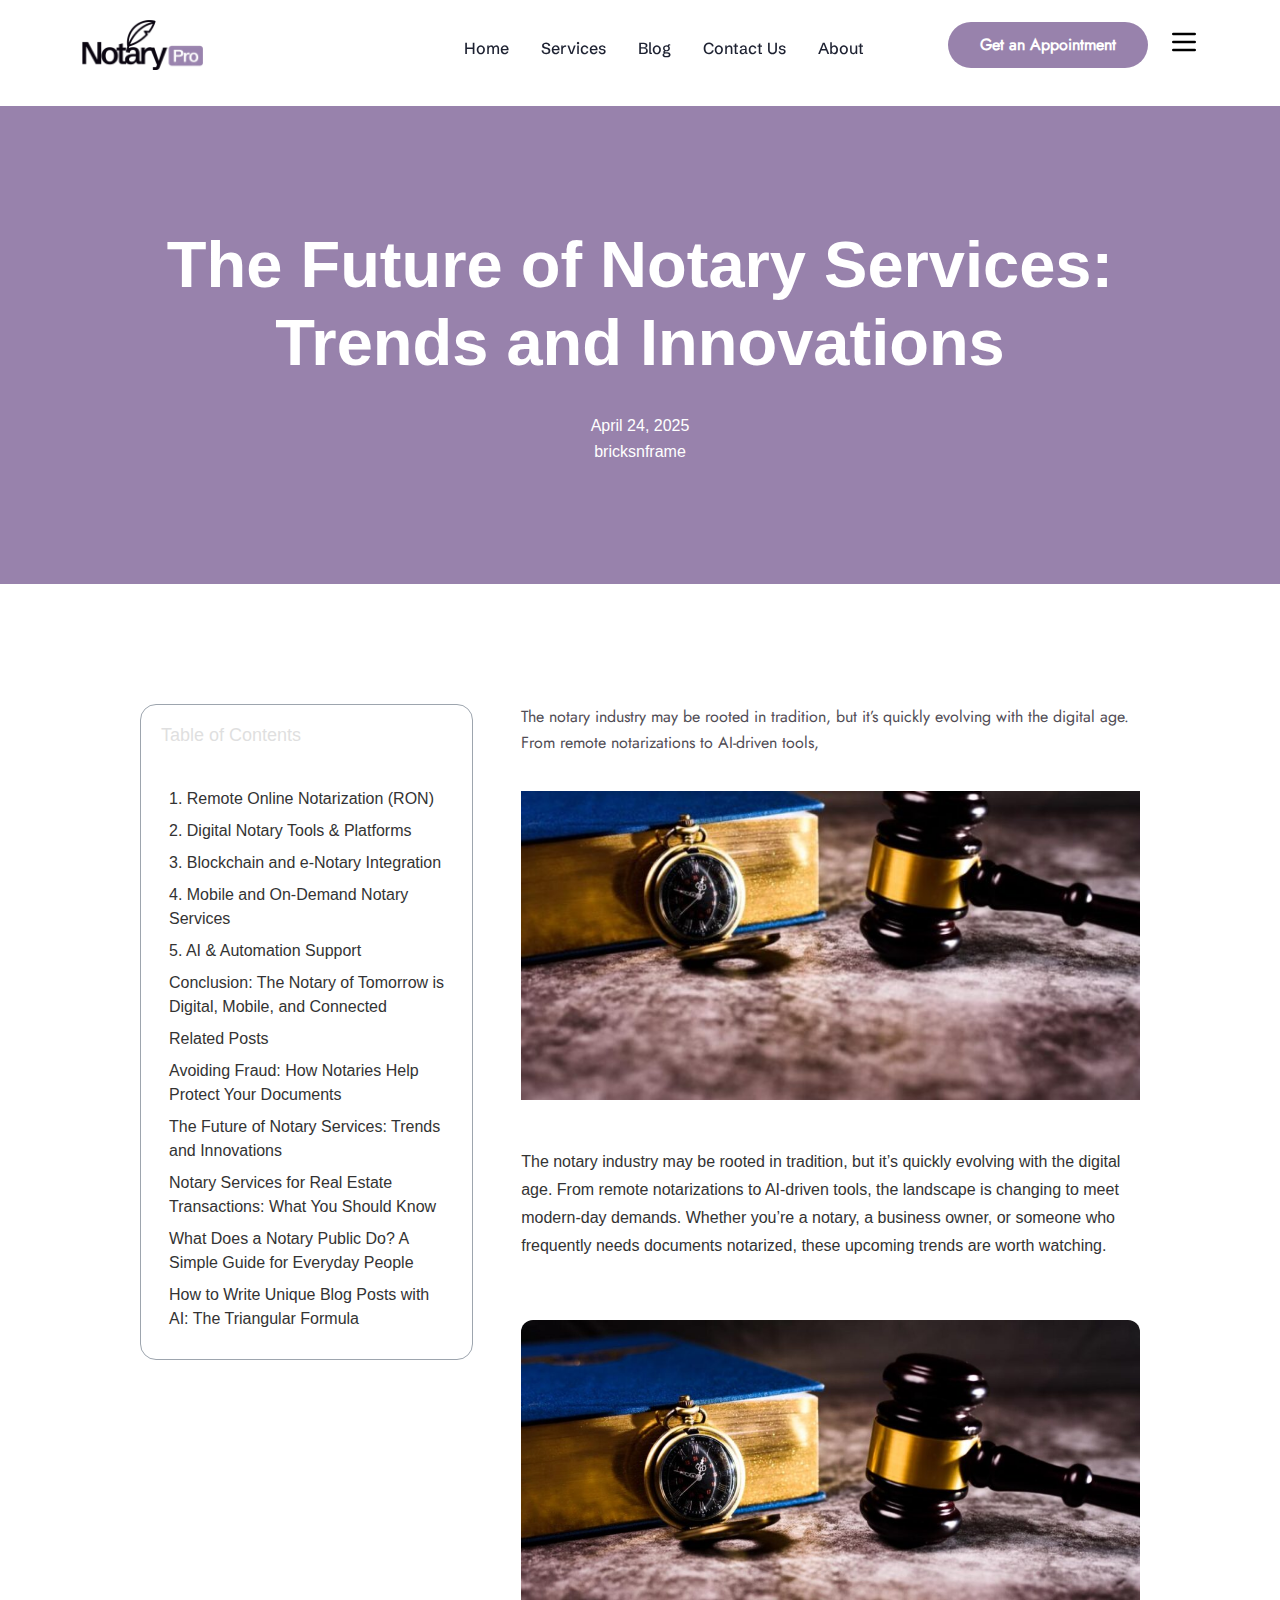
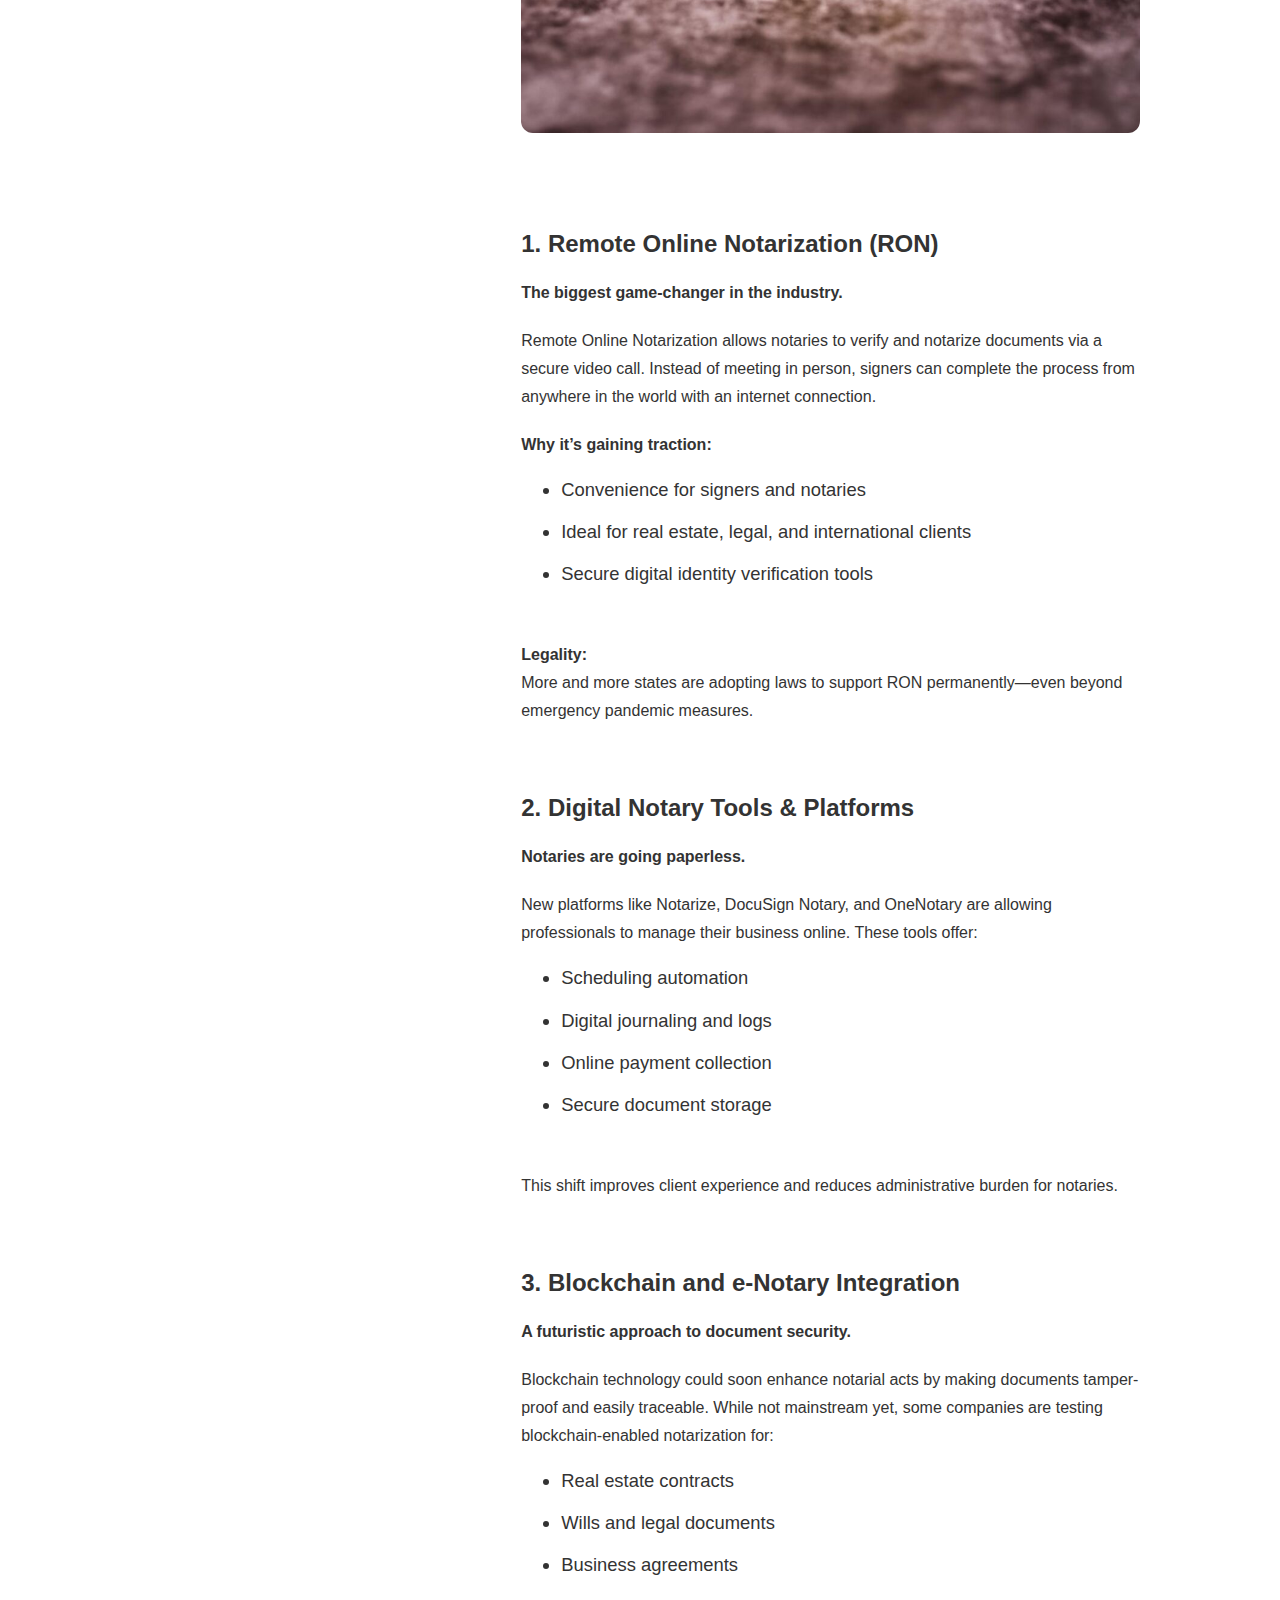
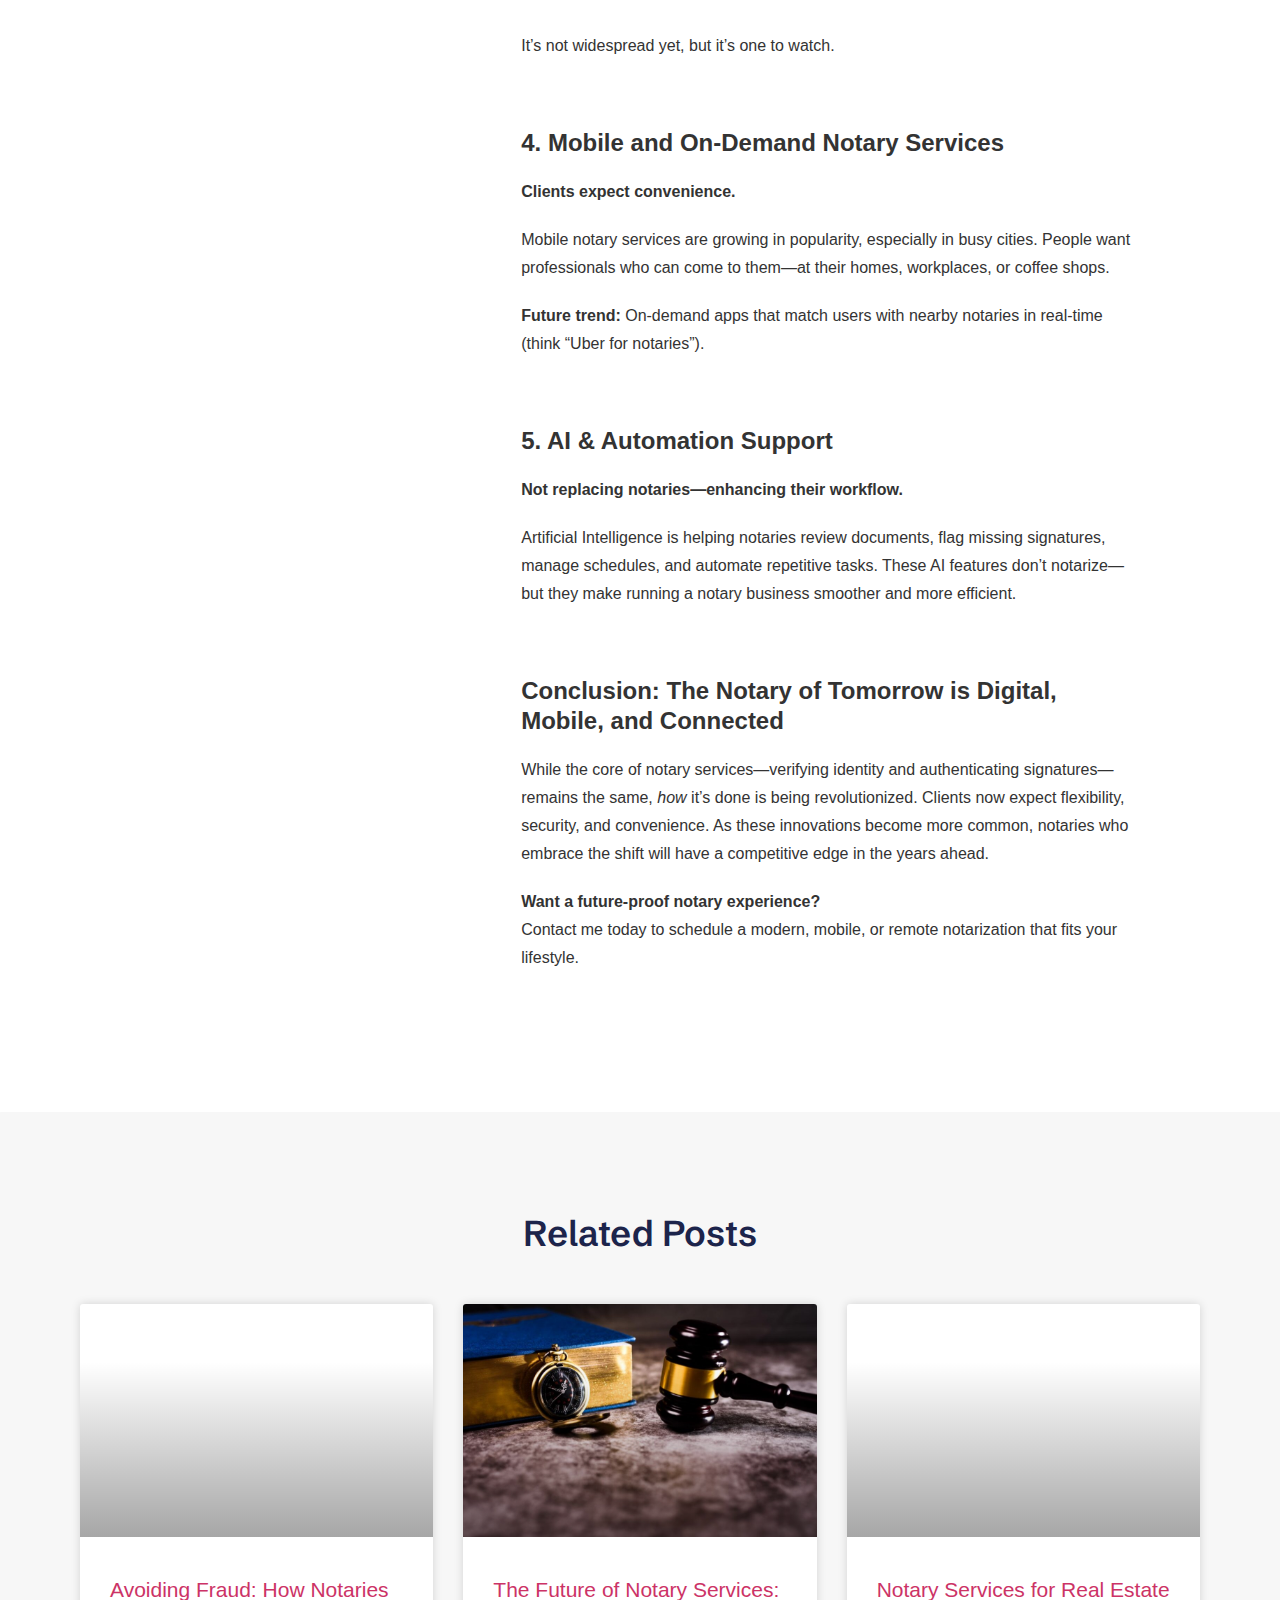
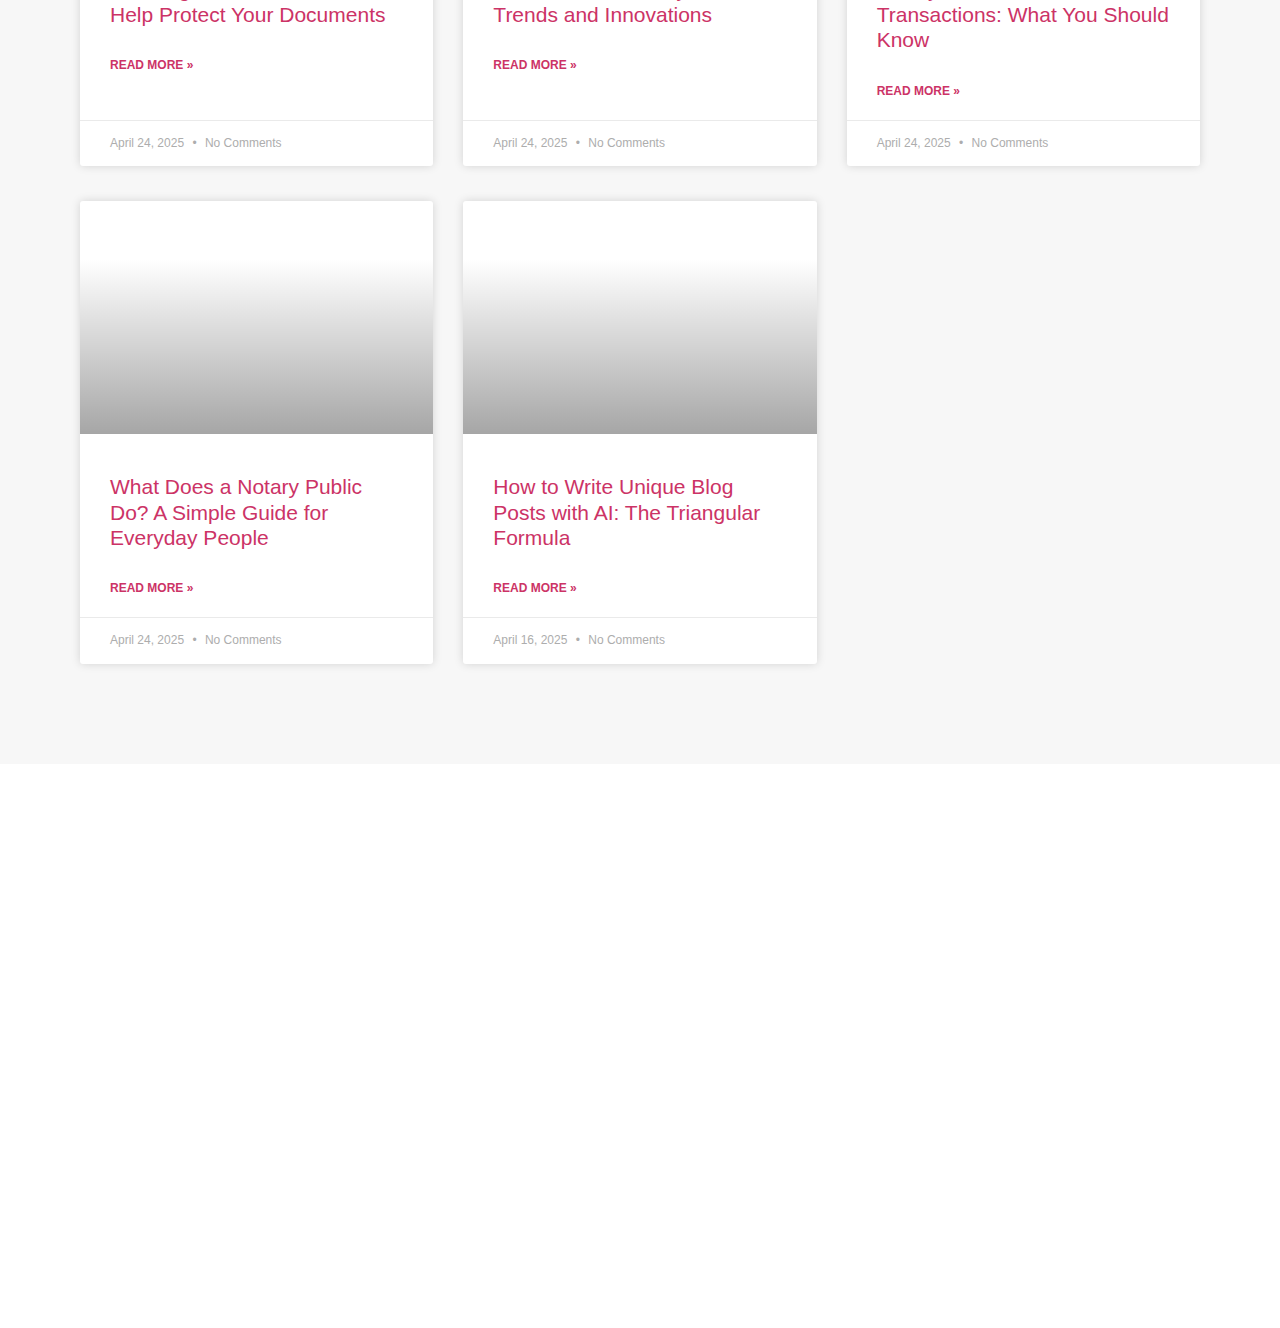
<file: the-future-of-notary-services-trends-and-innovations/index.html>
<!DOCTYPE html>
<html lang="en-US">
<head>
	<meta charset="UTF-8">
	<meta name="viewport" content="width=device-width, initial-scale=1">
	<link rel="profile" href="https://gmpg.org/xfn/11">
	<title>The Future of Notary Services: Trends and Innovations &#8211; notarypro</title>
<meta name="robots" content="max-image-preview:large">
	<style>img:is([sizes="auto" i], [sizes^="auto," i]) { contain-intrinsic-size: 3000px 1500px }</style>
	<link rel="alternate" type="application/rss+xml" title="notarypro &raquo; Feed" href="/feed/">
<link rel="alternate" type="application/rss+xml" title="notarypro &raquo; Comments Feed" href="/comments/feed/">
<link rel="alternate" type="application/rss+xml" title="notarypro &raquo; The Future of Notary Services: Trends and Innovations Comments Feed" href="/the-future-of-notary-services-trends-and-innovations/feed/">
<script>
window._wpemojiSettings = {"baseUrl":"https:\/\/s.w.org\/images\/core\/emoji\/15.1.0\/72x72\/","ext":".png","svgUrl":"https:\/\/s.w.org\/images\/core\/emoji\/15.1.0\/svg\/","svgExt":".svg","source":{"concatemoji":"\/wp-includes\/js\/wp-emoji-release.min.js?ver=6.8"}};
/*! This file is auto-generated */
!function(i,n){var o,s,e;function c(e){try{var t={supportTests:e,timestamp:(new Date).valueOf()};sessionStorage.setItem(o,JSON.stringify(t))}catch(e){}}function p(e,t,n){e.clearRect(0,0,e.canvas.width,e.canvas.height),e.fillText(t,0,0);var t=new Uint32Array(e.getImageData(0,0,e.canvas.width,e.canvas.height).data),r=(e.clearRect(0,0,e.canvas.width,e.canvas.height),e.fillText(n,0,0),new Uint32Array(e.getImageData(0,0,e.canvas.width,e.canvas.height).data));return t.every(function(e,t){return e===r[t]})}function u(e,t,n){switch(t){case"flag":return n(e,"🏳️‍⚧️","🏳️​⚧️")?!1:!n(e,"🇺🇳","🇺​🇳")&&!n(e,"🏴󠁧󠁢󠁥󠁮󠁧󠁿","🏴​󠁧​󠁢​󠁥​󠁮​󠁧​󠁿");case"emoji":return!n(e,"🐦‍🔥","🐦​🔥")}return!1}function f(e,t,n){var r="undefined"!=typeof WorkerGlobalScope&&self instanceof WorkerGlobalScope?new OffscreenCanvas(300,150):i.createElement("canvas"),a=r.getContext("2d",{willReadFrequently:!0}),o=(a.textBaseline="top",a.font="600 32px Arial",{});return e.forEach(function(e){o[e]=t(a,e,n)}),o}function t(e){var t=i.createElement("script");t.src=e,t.defer=!0,i.head.appendChild(t)}"undefined"!=typeof Promise&&(o="wpEmojiSettingsSupports",s=["flag","emoji"],n.supports={everything:!0,everythingExceptFlag:!0},e=new Promise(function(e){i.addEventListener("DOMContentLoaded",e,{once:!0})}),new Promise(function(t){var n=function(){try{var e=JSON.parse(sessionStorage.getItem(o));if("object"==typeof e&&"number"==typeof e.timestamp&&(new Date).valueOf()<e.timestamp+604800&&"object"==typeof e.supportTests)return e.supportTests}catch(e){}return null}();if(!n){if("undefined"!=typeof Worker&&"undefined"!=typeof OffscreenCanvas&&"undefined"!=typeof URL&&URL.createObjectURL&&"undefined"!=typeof Blob)try{var e="postMessage("+f.toString()+"("+[JSON.stringify(s),u.toString(),p.toString()].join(",")+"));",r=new Blob([e],{type:"text/javascript"}),a=new Worker(URL.createObjectURL(r),{name:"wpTestEmojiSupports"});return void(a.onmessage=function(e){c(n=e.data),a.terminate(),t(n)})}catch(e){}c(n=f(s,u,p))}t(n)}).then(function(e){for(var t in e)n.supports[t]=e[t],n.supports.everything=n.supports.everything&&n.supports[t],"flag"!==t&&(n.supports.everythingExceptFlag=n.supports.everythingExceptFlag&&n.supports[t]);n.supports.everythingExceptFlag=n.supports.everythingExceptFlag&&!n.supports.flag,n.DOMReady=!1,n.readyCallback=function(){n.DOMReady=!0}}).then(function(){return e}).then(function(){var e;n.supports.everything||(n.readyCallback(),(e=n.source||{}).concatemoji?t(e.concatemoji):e.wpemoji&&e.twemoji&&(t(e.twemoji),t(e.wpemoji)))}))}((window,document),window._wpemojiSettings);
</script>
<style id="wp-emoji-styles-inline-css">img.wp-smiley, img.emoji {
		display: inline !important;
		border: none !important;
		box-shadow: none !important;
		height: 1em !important;
		width: 1em !important;
		margin: 0 0.07em !important;
		vertical-align: -0.1em !important;
		background: none !important;
		padding: 0 !important;
	}</style>
<link rel="stylesheet" id="wp-block-library-css" href="/wp-includes/css/dist/block-library/style.min.css?ver=6.8" media="all">
<link rel="stylesheet" id="jet-engine-frontend-css" href="/wp-content/plugins/jet-engine/assets/css/frontend.css?ver=3.6.7" media="all">
<style id="global-styles-inline-css">:root{--wp--preset--aspect-ratio--square: 1;--wp--preset--aspect-ratio--4-3: 4/3;--wp--preset--aspect-ratio--3-4: 3/4;--wp--preset--aspect-ratio--3-2: 3/2;--wp--preset--aspect-ratio--2-3: 2/3;--wp--preset--aspect-ratio--16-9: 16/9;--wp--preset--aspect-ratio--9-16: 9/16;--wp--preset--color--black: #000000;--wp--preset--color--cyan-bluish-gray: #abb8c3;--wp--preset--color--white: #ffffff;--wp--preset--color--pale-pink: #f78da7;--wp--preset--color--vivid-red: #cf2e2e;--wp--preset--color--luminous-vivid-orange: #ff6900;--wp--preset--color--luminous-vivid-amber: #fcb900;--wp--preset--color--light-green-cyan: #7bdcb5;--wp--preset--color--vivid-green-cyan: #00d084;--wp--preset--color--pale-cyan-blue: #8ed1fc;--wp--preset--color--vivid-cyan-blue: #0693e3;--wp--preset--color--vivid-purple: #9b51e0;--wp--preset--gradient--vivid-cyan-blue-to-vivid-purple: linear-gradient(135deg,rgba(6,147,227,1) 0%,rgb(155,81,224) 100%);--wp--preset--gradient--light-green-cyan-to-vivid-green-cyan: linear-gradient(135deg,rgb(122,220,180) 0%,rgb(0,208,130) 100%);--wp--preset--gradient--luminous-vivid-amber-to-luminous-vivid-orange: linear-gradient(135deg,rgba(252,185,0,1) 0%,rgba(255,105,0,1) 100%);--wp--preset--gradient--luminous-vivid-orange-to-vivid-red: linear-gradient(135deg,rgba(255,105,0,1) 0%,rgb(207,46,46) 100%);--wp--preset--gradient--very-light-gray-to-cyan-bluish-gray: linear-gradient(135deg,rgb(238,238,238) 0%,rgb(169,184,195) 100%);--wp--preset--gradient--cool-to-warm-spectrum: linear-gradient(135deg,rgb(74,234,220) 0%,rgb(151,120,209) 20%,rgb(207,42,186) 40%,rgb(238,44,130) 60%,rgb(251,105,98) 80%,rgb(254,248,76) 100%);--wp--preset--gradient--blush-light-purple: linear-gradient(135deg,rgb(255,206,236) 0%,rgb(152,150,240) 100%);--wp--preset--gradient--blush-bordeaux: linear-gradient(135deg,rgb(254,205,165) 0%,rgb(254,45,45) 50%,rgb(107,0,62) 100%);--wp--preset--gradient--luminous-dusk: linear-gradient(135deg,rgb(255,203,112) 0%,rgb(199,81,192) 50%,rgb(65,88,208) 100%);--wp--preset--gradient--pale-ocean: linear-gradient(135deg,rgb(255,245,203) 0%,rgb(182,227,212) 50%,rgb(51,167,181) 100%);--wp--preset--gradient--electric-grass: linear-gradient(135deg,rgb(202,248,128) 0%,rgb(113,206,126) 100%);--wp--preset--gradient--midnight: linear-gradient(135deg,rgb(2,3,129) 0%,rgb(40,116,252) 100%);--wp--preset--font-size--small: 13px;--wp--preset--font-size--medium: 20px;--wp--preset--font-size--large: 36px;--wp--preset--font-size--x-large: 42px;--wp--preset--spacing--20: 0.44rem;--wp--preset--spacing--30: 0.67rem;--wp--preset--spacing--40: 1rem;--wp--preset--spacing--50: 1.5rem;--wp--preset--spacing--60: 2.25rem;--wp--preset--spacing--70: 3.38rem;--wp--preset--spacing--80: 5.06rem;--wp--preset--shadow--natural: 6px 6px 9px rgba(0, 0, 0, 0.2);--wp--preset--shadow--deep: 12px 12px 50px rgba(0, 0, 0, 0.4);--wp--preset--shadow--sharp: 6px 6px 0px rgba(0, 0, 0, 0.2);--wp--preset--shadow--outlined: 6px 6px 0px -3px rgba(255, 255, 255, 1), 6px 6px rgba(0, 0, 0, 1);--wp--preset--shadow--crisp: 6px 6px 0px rgba(0, 0, 0, 1);}:root { --wp--style--global--content-size: 800px;--wp--style--global--wide-size: 1200px; }:where(body) { margin: 0; }.wp-site-blocks > .alignleft { float: left; margin-right: 2em; }.wp-site-blocks > .alignright { float: right; margin-left: 2em; }.wp-site-blocks > .aligncenter { justify-content: center; margin-left: auto; margin-right: auto; }:where(.wp-site-blocks) > * { margin-block-start: 24px; margin-block-end: 0; }:where(.wp-site-blocks) > :first-child { margin-block-start: 0; }:where(.wp-site-blocks) > :last-child { margin-block-end: 0; }:root { --wp--style--block-gap: 24px; }:root :where(.is-layout-flow) > :first-child{margin-block-start: 0;}:root :where(.is-layout-flow) > :last-child{margin-block-end: 0;}:root :where(.is-layout-flow) > *{margin-block-start: 24px;margin-block-end: 0;}:root :where(.is-layout-constrained) > :first-child{margin-block-start: 0;}:root :where(.is-layout-constrained) > :last-child{margin-block-end: 0;}:root :where(.is-layout-constrained) > *{margin-block-start: 24px;margin-block-end: 0;}:root :where(.is-layout-flex){gap: 24px;}:root :where(.is-layout-grid){gap: 24px;}.is-layout-flow > .alignleft{float: left;margin-inline-start: 0;margin-inline-end: 2em;}.is-layout-flow > .alignright{float: right;margin-inline-start: 2em;margin-inline-end: 0;}.is-layout-flow > .aligncenter{margin-left: auto !important;margin-right: auto !important;}.is-layout-constrained > .alignleft{float: left;margin-inline-start: 0;margin-inline-end: 2em;}.is-layout-constrained > .alignright{float: right;margin-inline-start: 2em;margin-inline-end: 0;}.is-layout-constrained > .aligncenter{margin-left: auto !important;margin-right: auto !important;}.is-layout-constrained > :where(:not(.alignleft):not(.alignright):not(.alignfull)){max-width: var(--wp--style--global--content-size);margin-left: auto !important;margin-right: auto !important;}.is-layout-constrained > .alignwide{max-width: var(--wp--style--global--wide-size);}body .is-layout-flex{display: flex;}.is-layout-flex{flex-wrap: wrap;align-items: center;}.is-layout-flex > :is(*, div){margin: 0;}body .is-layout-grid{display: grid;}.is-layout-grid > :is(*, div){margin: 0;}body{padding-top: 0px;padding-right: 0px;padding-bottom: 0px;padding-left: 0px;}a:where(:not(.wp-element-button)){text-decoration: underline;}:root :where(.wp-element-button, .wp-block-button__link){background-color: #32373c;border-width: 0;color: #fff;font-family: inherit;font-size: inherit;line-height: inherit;padding: calc(0.667em + 2px) calc(1.333em + 2px);text-decoration: none;}.has-black-color{color: var(--wp--preset--color--black) !important;}.has-cyan-bluish-gray-color{color: var(--wp--preset--color--cyan-bluish-gray) !important;}.has-white-color{color: var(--wp--preset--color--white) !important;}.has-pale-pink-color{color: var(--wp--preset--color--pale-pink) !important;}.has-vivid-red-color{color: var(--wp--preset--color--vivid-red) !important;}.has-luminous-vivid-orange-color{color: var(--wp--preset--color--luminous-vivid-orange) !important;}.has-luminous-vivid-amber-color{color: var(--wp--preset--color--luminous-vivid-amber) !important;}.has-light-green-cyan-color{color: var(--wp--preset--color--light-green-cyan) !important;}.has-vivid-green-cyan-color{color: var(--wp--preset--color--vivid-green-cyan) !important;}.has-pale-cyan-blue-color{color: var(--wp--preset--color--pale-cyan-blue) !important;}.has-vivid-cyan-blue-color{color: var(--wp--preset--color--vivid-cyan-blue) !important;}.has-vivid-purple-color{color: var(--wp--preset--color--vivid-purple) !important;}.has-black-background-color{background-color: var(--wp--preset--color--black) !important;}.has-cyan-bluish-gray-background-color{background-color: var(--wp--preset--color--cyan-bluish-gray) !important;}.has-white-background-color{background-color: var(--wp--preset--color--white) !important;}.has-pale-pink-background-color{background-color: var(--wp--preset--color--pale-pink) !important;}.has-vivid-red-background-color{background-color: var(--wp--preset--color--vivid-red) !important;}.has-luminous-vivid-orange-background-color{background-color: var(--wp--preset--color--luminous-vivid-orange) !important;}.has-luminous-vivid-amber-background-color{background-color: var(--wp--preset--color--luminous-vivid-amber) !important;}.has-light-green-cyan-background-color{background-color: var(--wp--preset--color--light-green-cyan) !important;}.has-vivid-green-cyan-background-color{background-color: var(--wp--preset--color--vivid-green-cyan) !important;}.has-pale-cyan-blue-background-color{background-color: var(--wp--preset--color--pale-cyan-blue) !important;}.has-vivid-cyan-blue-background-color{background-color: var(--wp--preset--color--vivid-cyan-blue) !important;}.has-vivid-purple-background-color{background-color: var(--wp--preset--color--vivid-purple) !important;}.has-black-border-color{border-color: var(--wp--preset--color--black) !important;}.has-cyan-bluish-gray-border-color{border-color: var(--wp--preset--color--cyan-bluish-gray) !important;}.has-white-border-color{border-color: var(--wp--preset--color--white) !important;}.has-pale-pink-border-color{border-color: var(--wp--preset--color--pale-pink) !important;}.has-vivid-red-border-color{border-color: var(--wp--preset--color--vivid-red) !important;}.has-luminous-vivid-orange-border-color{border-color: var(--wp--preset--color--luminous-vivid-orange) !important;}.has-luminous-vivid-amber-border-color{border-color: var(--wp--preset--color--luminous-vivid-amber) !important;}.has-light-green-cyan-border-color{border-color: var(--wp--preset--color--light-green-cyan) !important;}.has-vivid-green-cyan-border-color{border-color: var(--wp--preset--color--vivid-green-cyan) !important;}.has-pale-cyan-blue-border-color{border-color: var(--wp--preset--color--pale-cyan-blue) !important;}.has-vivid-cyan-blue-border-color{border-color: var(--wp--preset--color--vivid-cyan-blue) !important;}.has-vivid-purple-border-color{border-color: var(--wp--preset--color--vivid-purple) !important;}.has-vivid-cyan-blue-to-vivid-purple-gradient-background{background: var(--wp--preset--gradient--vivid-cyan-blue-to-vivid-purple) !important;}.has-light-green-cyan-to-vivid-green-cyan-gradient-background{background: var(--wp--preset--gradient--light-green-cyan-to-vivid-green-cyan) !important;}.has-luminous-vivid-amber-to-luminous-vivid-orange-gradient-background{background: var(--wp--preset--gradient--luminous-vivid-amber-to-luminous-vivid-orange) !important;}.has-luminous-vivid-orange-to-vivid-red-gradient-background{background: var(--wp--preset--gradient--luminous-vivid-orange-to-vivid-red) !important;}.has-very-light-gray-to-cyan-bluish-gray-gradient-background{background: var(--wp--preset--gradient--very-light-gray-to-cyan-bluish-gray) !important;}.has-cool-to-warm-spectrum-gradient-background{background: var(--wp--preset--gradient--cool-to-warm-spectrum) !important;}.has-blush-light-purple-gradient-background{background: var(--wp--preset--gradient--blush-light-purple) !important;}.has-blush-bordeaux-gradient-background{background: var(--wp--preset--gradient--blush-bordeaux) !important;}.has-luminous-dusk-gradient-background{background: var(--wp--preset--gradient--luminous-dusk) !important;}.has-pale-ocean-gradient-background{background: var(--wp--preset--gradient--pale-ocean) !important;}.has-electric-grass-gradient-background{background: var(--wp--preset--gradient--electric-grass) !important;}.has-midnight-gradient-background{background: var(--wp--preset--gradient--midnight) !important;}.has-small-font-size{font-size: var(--wp--preset--font-size--small) !important;}.has-medium-font-size{font-size: var(--wp--preset--font-size--medium) !important;}.has-large-font-size{font-size: var(--wp--preset--font-size--large) !important;}.has-x-large-font-size{font-size: var(--wp--preset--font-size--x-large) !important;}
:root :where(.wp-block-pullquote){font-size: 1.5em;line-height: 1.6;}</style>
<link rel="stylesheet" id="hello-elementor-css" href="/wp-content/themes/hello-elementor/style.min.css?ver=3.3.0" media="all">
<link rel="stylesheet" id="hello-elementor-theme-style-css" href="/wp-content/themes/hello-elementor/theme.min.css?ver=3.3.0" media="all">
<link rel="stylesheet" id="hello-elementor-header-footer-css" href="/wp-content/themes/hello-elementor/header-footer.min.css?ver=3.3.0" media="all">
<link rel="stylesheet" id="elementor-frontend-css" href="/wp-content/plugins/elementor/assets/css/frontend.min.css?ver=3.28.4" media="all">
<link rel="stylesheet" id="widget-image-css" href="/wp-content/plugins/elementor/assets/css/widget-image.min.css?ver=3.28.4" media="all">
<link rel="stylesheet" id="widget-nav-menu-css" href="/wp-content/plugins/elementor-pro/assets/css/widget-nav-menu.min.css?ver=3.28.3" media="all">
<link rel="stylesheet" id="e-animation-grow-css" href="/wp-content/plugins/elementor/assets/lib/animations/styles/e-animation-grow.min.css?ver=3.28.4" media="all">
<link rel="stylesheet" id="widget-heading-css" href="/wp-content/plugins/elementor/assets/css/widget-heading.min.css?ver=3.28.4" media="all">
<link rel="stylesheet" id="widget-social-icons-css" href="/wp-content/plugins/elementor/assets/css/widget-social-icons.min.css?ver=3.28.4" media="all">
<link rel="stylesheet" id="e-apple-webkit-css" href="/wp-content/plugins/elementor/assets/css/conditionals/apple-webkit.min.css?ver=3.28.4" media="all">
<link rel="stylesheet" id="widget-image-gallery-css" href="/wp-content/plugins/elementor/assets/css/widget-image-gallery.min.css?ver=3.28.4" media="all">
<link rel="stylesheet" id="widget-icon-list-css" href="/wp-content/plugins/elementor/assets/css/widget-icon-list.min.css?ver=3.28.4" media="all">
<link rel="stylesheet" id="e-animation-slideInRight-css" href="/wp-content/plugins/elementor/assets/lib/animations/styles/slideInRight.min.css?ver=3.28.4" media="all">
<link rel="stylesheet" id="widget-off-canvas-css" href="/wp-content/plugins/elementor-pro/assets/css/widget-off-canvas.min.css?ver=3.28.3" media="all">
<link rel="stylesheet" id="e-sticky-css" href="/wp-content/plugins/elementor-pro/assets/css/modules/sticky.min.css?ver=3.28.3" media="all">
<link rel="stylesheet" id="e-animation-fadeIn-css" href="/wp-content/plugins/elementor/assets/lib/animations/styles/fadeIn.min.css?ver=3.28.4" media="all">
<link rel="stylesheet" id="e-motion-fx-css" href="/wp-content/plugins/elementor-pro/assets/css/modules/motion-fx.min.css?ver=3.28.3" media="all">
<link rel="stylesheet" id="widget-icon-box-css" href="/wp-content/plugins/elementor/assets/css/widget-icon-box.min.css?ver=3.28.4" media="all">
<link rel="stylesheet" id="widget-divider-css" href="/wp-content/plugins/elementor/assets/css/widget-divider.min.css?ver=3.28.4" media="all">
<link rel="stylesheet" id="widget-post-info-css" href="/wp-content/plugins/elementor-pro/assets/css/widget-post-info.min.css?ver=3.28.3" media="all">
<link rel="stylesheet" id="widget-table-of-contents-css" href="/wp-content/plugins/elementor-pro/assets/css/widget-table-of-contents.min.css?ver=3.28.3" media="all">
<link rel="stylesheet" id="widget-posts-css" href="/wp-content/plugins/elementor-pro/assets/css/widget-posts.min.css?ver=3.28.3" media="all">
<link rel="stylesheet" id="elementor-post-20-css" href="/wp-content/uploads/elementor/css/post-20.css?ver=1745823035" media="all">
<link rel="stylesheet" id="elementor-post-47-css" href="/wp-content/uploads/elementor/css/post-47.css?ver=1745823652" media="all">
<link rel="stylesheet" id="elementor-post-445-css" href="/wp-content/uploads/elementor/css/post-445.css?ver=1745823036" media="all">
<link rel="stylesheet" id="elementor-post-68-css" href="/wp-content/uploads/elementor/css/post-68.css?ver=1745826829" media="all">
<link rel="stylesheet" id="hello-elementor-child-style-css" href="/wp-content/themes/hello-theme-child-master/style.css?ver=2.0.0" media="all">
<script src="/wp-includes/js/jquery/jquery.min.js?ver=3.7.1" id="jquery-core-js"></script>
<script src="/wp-includes/js/jquery/jquery-migrate.min.js?ver=3.4.1" id="jquery-migrate-js"></script>
<link rel="https://api.w.org/" href="/wp-json/">
<link rel="alternate" title="JSON" type="application/json" href="/wp-json/wp/v2/posts/434">
<link rel="EditURI" type="application/rsd+xml" title="RSD" href="/xmlrpc.php?rsd">
<meta name="generator" content="WordPress 6.8">
<link rel="canonical" href="/the-future-of-notary-services-trends-and-innovations/">
<link rel="shortlink" href="/?p=434">
<link rel="alternate" title="oEmbed (JSON)" type="application/json+oembed" href="/wp-json/oembed/1.0/embed?url=http%3A%2F%2F%2Fthe-future-of-notary-services-trends-and-innovations%2F">
<link rel="alternate" title="oEmbed (XML)" type="text/xml+oembed" href="/wp-json/oembed/1.0/embed?url=http%3A%2F%2F%2Fthe-future-of-notary-services-trends-and-innovations%2F#038;format=xml">
                            <style>/* variables (edit here)*/

:root {
    /* Global Padding Variables - Editable */
    /* Left and Right Padding All /Sections/Containers*/
    --fluid-side-padding-min: 1.25rem; /* 20px */
    --fluid-side-padding-max: 5rem;   /* 80px */

    /* Top and Bottom Padding All Containers*/
    --section-xxl-padding-min: 9.375rem; /* 150px */
    --section-xxl-padding-max: 10rem; /* 160px */ 
  
    --section-xl-padding-min: 6.875rem; /* 110px */
    --section-xl-padding-max: 7.5rem; /* 120px */
  
    --section-l-padding-min: 5.625rem; /* 90px */
    --section-l-padding-max: 6.25rem; /* 100px */
  
    --section-m-padding-min: 5rem; /* 80px */
    --section-m-padding-max: 5rem; /* 80px */
  
    --section-s-padding-min: 3.75rem; /* 60px */
    --section-s-padding-max: 3.75rem; /* 60px */
  
    --section-xs-padding-min: 2.5rem; /* 40px */
    --section-xs-padding-max: 2.5rem; /* 40px */
  
    --section-xxs-padding-min: 1.5rem; /* 24px */
    --section-xxs-padding-max: 1.5rem; /* 24px */
    
    --section-header-padding-min: 1.25rem; /* 20px */
    --section-header-padding-max: 1.25rem; /* 20px */

  
    /* Hero Sections Height Variable */
    --section-hero-height: 100vh; /* 100% the screen height */
  
    /* Offset Padding for Overlay Headers */
    --section-offset-header: 80px; /* Adjust to the overlay header's negative margin */

    /* Width For Narrow Sections*/
    --section-narrow: 62.5rem; /* 1000px */
    --section-narrow-xs: 45rem; /* 720px */
  }


/* CSS Template (do not edit below) */
  
  
  /* Section/Container Padding - Fluid Variants */
  .section-xxl {
    padding-top: clamp(var(--section-xxl-padding-min), 1.087vw + 9.13rem, var(--section-xxl-padding-max));
    padding-bottom: clamp(var(--section-xxl-padding-min), 1.087vw + 9.13rem, var(--section-xxl-padding-max));
    padding-left: clamp(var(--fluid-side-padding-min), 6.522vw + -0.217rem, var(--fluid-side-padding-max))!important;
    padding-right: clamp(var(--fluid-side-padding-min), 6.522vw + -0.217rem, var(--fluid-side-padding-max))!important;
  }
  
  .section-xl {
    padding-top: clamp(var(--section-xl-padding-min), 1.087vw + 6.63rem, var(--section-xl-padding-max));
    padding-bottom: clamp(var(--section-xl-padding-min), 1.087vw + 6.63rem, var(--section-xl-padding-max));
    padding-left: clamp(var(--fluid-side-padding-min), 6.522vw + -0.217rem, var(--fluid-side-padding-max))!important;
    padding-right: clamp(var(--fluid-side-padding-min), 6.522vw + -0.217rem, var(--fluid-side-padding-max))!important;
  }
  
  .section-l {
    padding-top: clamp(var(--section-l-padding-min), 1.087vw + 5.38rem, var(--section-l-padding-max));
    padding-bottom: clamp(var(--section-l-padding-min), 1.087vw + 5.38rem, var(--section-l-padding-max));
    padding-left: clamp(var(--fluid-side-padding-min), 6.522vw + -0.217rem, var(--fluid-side-padding-max))!important;
    padding-right: clamp(var(--fluid-side-padding-min), 6.522vw + -0.217rem, var(--fluid-side-padding-max))!important;
  }
  
  .section-m {
    padding-top: clamp(var(--section-m-padding-min), 0vw + 5rem, var(--section-m-padding-max));
    padding-bottom: clamp(var(--section-m-padding-min), 0vw + 5rem, var(--section-m-padding-max));
    padding-left: clamp(var(--fluid-side-padding-min), 6.522vw + -0.217rem, var(--fluid-side-padding-max))!important;
    padding-right: clamp(var(--fluid-side-padding-min), 6.522vw + -0.217rem, var(--fluid-side-padding-max))!important;
  }
  
  .section-s {
    padding-top: clamp(var(--section-s-padding-min), 0vw + 3.75rem, var(--section-s-padding-max));
    padding-bottom: clamp(var(--section-s-padding-min), 0vw + 3.75rem, var(--section-s-padding-max));
    padding-left: clamp(var(--fluid-side-padding-min), 6.522vw + -0.217rem, var(--fluid-side-padding-max))!important;
    padding-right: clamp(var(--fluid-side-padding-min), 6.522vw + -0.217rem, var(--fluid-side-padding-max))!important;
  }
  
  .section-xs {
    padding-top: clamp(var(--section-xs-padding-min), 0vw + 2.5rem, var(--section-xs-padding-max));
    padding-bottom: clamp(var(--section-xs-padding-min), 0vw + 2.5rem, var(--section-xs-padding-max));
    padding-left: clamp(var(--fluid-side-padding-min), 6.522vw + -0.217rem, var(--fluid-side-padding-max))!important;
    padding-right: clamp(var(--fluid-side-padding-min), 6.522vw + -0.217rem, var(--fluid-side-padding-max))!important;
  }
  
  .section-xxs {
    padding-top: clamp(var(--section-xxs-padding-min), 0vw + 1.5rem, var(--section-xxs-padding-max));
    padding-bottom: clamp(var(--section-xxs-padding-min), 0vw + 1.5rem, var(--section-xxs-padding-max));
    padding-left: clamp(var(--fluid-side-padding-min), 6.522vw + -0.217rem, var(--fluid-side-padding-max))!important;
    padding-right: clamp(var(--fluid-side-padding-min), 6.522vw + -0.217rem, var(--fluid-side-padding-max))!important;
  }
  
  .section-header {
    padding-top: clamp(var(--section-header-padding-min), 0vw + 1.25rem, var(--section-header-padding-max));
    padding-bottom: clamp(var(--section-header-padding-min), 0vw + 1.25rem, var(--section-header-padding-max));
    padding-left: clamp(var(--fluid-side-padding-min), 6.522vw + -0.217rem, var(--fluid-side-padding-max))!important;
    padding-right: clamp(var(--fluid-side-padding-min), 6.522vw + -0.217rem, var(--fluid-side-padding-max))!important;
  }
  
  /* Hero Container/Sections Height */
  .section-hero {
    min-height: var(--section-hero-height)!important;
  }

  .section-hero .e-con-inner {
    justify-content: center!important;
}
  
  /* Full Width Sections - No Side Padding */

  .section-full div {
    max-width: 100%!important;
  }
  

  /* Narrow Sections */
  .section-narrow .e-con-inner {
    max-width: var(--section-narrow)!important;
  }

  .section-narrow-xs .e-con-inner {
    max-width: var(--section-narrow-xs)!important;
  }


  /* Offset Padding for Overlay Headers */
  .section-offset {
    padding-top: calc(var(--section-offset-header) + var(--section-xxl-padding-min));
  }</style>
                                                        <style>/*----------------------------------------------------------------
Edit The Template Styles Below
----------------------------------------------------------------*/

:root {
  /* Edit Link Colors */
  --color-link: #1391ff;
  --color-link-hover: #06BCC1;
	
	/* Edit Quote */
  --color-quote-border: #06BCC1;
	--width-quote-border: 3px;
  --bg-quote: #F4F8FC;
	
	/* Edit Code */
  --color-code-text: #89E3E4;
	--bg-code: #0B0515;

  /* Edit Spacing */
  --space-s: 0.25rem;
  --space-m: 0.75rem;
  --space-l: 1.25rem;
  --space-xl: 2.25rem;
  --space-xxl: 2.5rem;
	
	/* Edit Image Border Radius */
  --radius-m: 0.75rem;
	
	/* Edit Link Transition */
  --transition-default: 0.2s ease-in-out;

  /* Edit Typography */
  --font-weight-light: 300;
  --font-weight-regular: 400;
  --font-weight-medium: 500;
  --font-weight-bold: 700;
  --font-size-xs: .85rem;
  --font-size-p: 1.15rem;
	--mobile-font-size-p: 1.15rem;
  --font-size-m: 1.5rem;
	--mobile-font-size-m: 1.5rem;
  --font-size-l: 2rem;
	--mobile-font-size-l: 2rem;
  --line-height-body: 1.75em;
  --line-height-heading: 1.25em;
  --line-height-list: 1.2em;
}


/*----------------------------------------------------------------
End of template style editing, do not edit below
----------------------------------------------------------------*/


/* Headings */
.post-content h2, 
.post-content h3, 
.post-content h4, 
.post-content h5, 
.post-content h6 {
  padding-top: var(--space-xxl);
  padding-bottom: var(--space-s);
  font-weight: var(--font-weight-bold);
  line-height: var(--line-height-heading);
}

.post-content h2 {
  font-size: var(--font-size-l);
}

.post-content h3, 
.post-content h4, 
.post-content h5, 
.post-content h6 {
  font-size: var(--font-size-m);
}

/* Paragraphs */
.post-content p {
  padding-bottom: var(--space-l);
  margin-bottom: 0;
  line-height: var(--line-height-body);
}

/* Links */
.post-content p a {
  color: var(--color-link);
  font-weight: var(--font-weight-medium);
  text-decoration: underline;
  transition: color var(--transition-default);
}

.post-content p a:hover {
  color: var(--color-link-hover);
}

/* Lists */
.post-content ul,
.post-content ol {
  font-size: var(--font-size-p);
  font-weight: var(--font-weight-medium);
  padding-bottom: var(--space-xl);
}

.post-content ul li {
  line-height: var(--line-height-list);
  margin-bottom: var(--space-l);
}

.c-post-meta ul li:nth-child(2) {
  font-weight: var(--font-weight-regular)!important;
}

/* Images */
.post-content .wp-block-image img {
  margin: var(--space-xxl) 0;
  border-radius: var(--radius-m);
}

/* Blockquotes */
.post-content blockquote {
  border-left: var(--width-quote-border) solid var(--color-quote-border);
  margin: 0;
  padding: var(--space-m) var(--space-l);
  background: var(--bg-quote);
  font-size: var(--font-size-p);
  font-weight: var(--font-weight-regular);
}

.post-content blockquote cite {
  font-size: var(--font-size-xs);
  font-weight: var(--font-weight-light);
}

.post-content blockquote p {
  padding-bottom: 0;
}

/* Code Blocks */
.post-content .wp-block-code {
  background: var(--bg-code);
  padding: var(--space-xl);
  border-radius: var(--radius-m);
}

.post-content code {
  color: var(--color-code-text);
}

/* Mobile responsiveness */
@media screen and (max-width: 767px) {
  .post-content p {
    font-size: var(--mobile-font-size-p);
  }

  .post-content h2 {
    font-size: var(--mobile-font-size-l);
  }

  .post-content h3, 
  .post-content h4, 
  .post-content h5, 
  .post-content h6 {
    font-size: var(--mobile-font-size-m);
  }
}</style>
                            <meta name="generator" content="Elementor 3.28.4; features: e_font_icon_svg, additional_custom_breakpoints, e_element_cache; settings: css_print_method-external, google_font-disabled, font_display-swap">

			<style>.e-con.e-parent:nth-of-type(n+4):not(.e-lazyloaded):not(.e-no-lazyload),
				.e-con.e-parent:nth-of-type(n+4):not(.e-lazyloaded):not(.e-no-lazyload) * {
					background-image: none !important;
				}
				@media screen and (max-height: 1024px) {
					.e-con.e-parent:nth-of-type(n+3):not(.e-lazyloaded):not(.e-no-lazyload),
					.e-con.e-parent:nth-of-type(n+3):not(.e-lazyloaded):not(.e-no-lazyload) * {
						background-image: none !important;
					}
				}
				@media screen and (max-height: 640px) {
					.e-con.e-parent:nth-of-type(n+2):not(.e-lazyloaded):not(.e-no-lazyload),
					.e-con.e-parent:nth-of-type(n+2):not(.e-lazyloaded):not(.e-no-lazyload) * {
						background-image: none !important;
					}
				}</style>
			</head>
<body class="wp-singular post-template-default single single-post postid-434 single-format-standard wp-embed-responsive wp-theme-hello-elementor wp-child-theme-hello-theme-child-master theme-default elementor-default elementor-template-full-width elementor-kit-20 elementor-page-68">


<a class="skip-link screen-reader-text" href="#content">Skip to content</a>

		<div data-elementor-type="header" data-elementor-id="47" class="elementor elementor-47 elementor-location-header" data-elementor-post-type="elementor_library">
			<header class="elementor-element elementor-element-14513d21 e-con-full section-header  e-flex elementor-invisible e-con e-parent" data-id="14513d21" data-element_type="container" data-settings="{&quot;sticky&quot;:&quot;top&quot;,&quot;sticky_on&quot;:[&quot;desktop&quot;,&quot;tablet&quot;],&quot;animation&quot;:&quot;fadeIn&quot;,&quot;background_background&quot;:&quot;classic&quot;,&quot;background_motion_fx_motion_fx_scrolling&quot;:&quot;yes&quot;,&quot;background_motion_fx_opacity_effect&quot;:&quot;yes&quot;,&quot;background_motion_fx_opacity_range&quot;:{&quot;unit&quot;:&quot;%&quot;,&quot;size&quot;:&quot;&quot;,&quot;sizes&quot;:{&quot;start&quot;:0,&quot;end&quot;:14}},&quot;background_motion_fx_devices&quot;:[&quot;desktop&quot;,&quot;tablet&quot;],&quot;background_motion_fx_range&quot;:&quot;page&quot;,&quot;background_motion_fx_opacity_direction&quot;:&quot;out-in&quot;,&quot;background_motion_fx_opacity_level&quot;:{&quot;unit&quot;:&quot;px&quot;,&quot;size&quot;:10,&quot;sizes&quot;:[]},&quot;sticky_offset&quot;:0,&quot;sticky_effects_offset&quot;:0,&quot;sticky_anchor_link_offset&quot;:0}">
		<div class="elementor-element elementor-element-41159bd5 e-con-full e-flex e-con e-child" data-id="41159bd5" data-element_type="container">
				<div class="elementor-element elementor-element-57d83f5c elementor-widget-mobile__width-initial elementor-widget elementor-widget-image" data-id="57d83f5c" data-element_type="widget" data-widget_type="image.default">
																<a href="/">
							<img width="800" height="325" src="/wp-content/uploads/2025/04/NotaryPro-Dark-1024x416.png" class="attachment-large size-large wp-image-278" alt="" srcset="/wp-content/uploads/2025/04/NotaryPro-Dark-1024x416.png 1024w, /wp-content/uploads/2025/04/NotaryPro-Dark-300x122.png 300w, /wp-content/uploads/2025/04/NotaryPro-Dark-768x312.png 768w, /wp-content/uploads/2025/04/NotaryPro-Dark.png 1131w" sizes="(max-width: 800px) 100vw, 800px">								</a>
															</div>
				<div class="elementor-element elementor-element-12dd89a5 elementor-nav-menu__align-end elementor-nav-menu--stretch elementor-widget-tablet__width-initial elementor-hidden-tablet elementor-nav-menu--dropdown-mobile elementor-nav-menu__text-align-aside elementor-nav-menu--toggle elementor-nav-menu--burger elementor-widget elementor-widget-nav-menu" data-id="12dd89a5" data-element_type="widget" data-settings="{&quot;full_width&quot;:&quot;stretch&quot;,&quot;layout&quot;:&quot;horizontal&quot;,&quot;submenu_icon&quot;:{&quot;value&quot;:&quot;&lt;svg class=\&quot;e-font-icon-svg e-fas-caret-down\&quot; viewBox=\&quot;0 0 320 512\&quot; xmlns=\&quot;http:\/\/www.w3.org\/2000\/svg\&quot;&gt;&lt;path d=\&quot;M31.3 192h257.3c17.8 0 26.7 21.5 14.1 34.1L174.1 354.8c-7.8 7.8-20.5 7.8-28.3 0L17.2 226.1C4.6 213.5 13.5 192 31.3 192z\&quot;&gt;&lt;\/path&gt;&lt;\/svg&gt;&quot;,&quot;library&quot;:&quot;fa-solid&quot;},&quot;toggle&quot;:&quot;burger&quot;}" data-widget_type="nav-menu.default">
								<nav aria-label="Menu" class="elementor-nav-menu--main elementor-nav-menu__container elementor-nav-menu--layout-horizontal e--pointer-none">
				<ul id="menu-1-12dd89a5" class="elementor-nav-menu">
<li class="menu-item menu-item-type-post_type menu-item-object-page menu-item-home menu-item-18"><a href="/" class="elementor-item">Home</a></li>
<li class="menu-item menu-item-type-post_type menu-item-object-page menu-item-718"><a href="/services/" class="elementor-item">Services</a></li>
<li class="menu-item menu-item-type-post_type menu-item-object-page menu-item-17"><a href="/blog/" class="elementor-item">Blog</a></li>
<li class="menu-item menu-item-type-post_type menu-item-object-page menu-item-277"><a href="/contact-us/" class="elementor-item">Contact Us</a></li>
<li class="menu-item menu-item-type-post_type menu-item-object-page menu-item-719"><a href="/about/" class="elementor-item">About</a></li>
</ul>			</nav>
					<div class="elementor-menu-toggle" role="button" tabindex="0" aria-label="Menu Toggle" aria-expanded="false">
			<svg aria-hidden="true" role="presentation" class="elementor-menu-toggle__icon--open e-font-icon-svg e-eicon-menu-bar" viewbox="0 0 1000 1000" xmlns="http://www.w3.org/2000/svg"><path d="M104 333H896C929 333 958 304 958 271S929 208 896 208H104C71 208 42 237 42 271S71 333 104 333ZM104 583H896C929 583 958 554 958 521S929 458 896 458H104C71 458 42 487 42 521S71 583 104 583ZM104 833H896C929 833 958 804 958 771S929 708 896 708H104C71 708 42 737 42 771S71 833 104 833Z"></path></svg><svg aria-hidden="true" role="presentation" class="elementor-menu-toggle__icon--close e-font-icon-svg e-eicon-close" viewbox="0 0 1000 1000" xmlns="http://www.w3.org/2000/svg"><path d="M742 167L500 408 258 167C246 154 233 150 217 150 196 150 179 158 167 167 154 179 150 196 150 212 150 229 154 242 171 254L408 500 167 742C138 771 138 800 167 829 196 858 225 858 254 829L496 587 738 829C750 842 767 846 783 846 800 846 817 842 829 829 842 817 846 804 846 783 846 767 842 750 829 737L588 500 833 258C863 229 863 200 833 171 804 137 775 137 742 167Z"></path></svg>		</div>
					<nav class="elementor-nav-menu--dropdown elementor-nav-menu__container" aria-hidden="true">
				<ul id="menu-2-12dd89a5" class="elementor-nav-menu">
<li class="menu-item menu-item-type-post_type menu-item-object-page menu-item-home menu-item-18"><a href="/" class="elementor-item" tabindex="-1">Home</a></li>
<li class="menu-item menu-item-type-post_type menu-item-object-page menu-item-718"><a href="/services/" class="elementor-item" tabindex="-1">Services</a></li>
<li class="menu-item menu-item-type-post_type menu-item-object-page menu-item-17"><a href="/blog/" class="elementor-item" tabindex="-1">Blog</a></li>
<li class="menu-item menu-item-type-post_type menu-item-object-page menu-item-277"><a href="/contact-us/" class="elementor-item" tabindex="-1">Contact Us</a></li>
<li class="menu-item menu-item-type-post_type menu-item-object-page menu-item-719"><a href="/about/" class="elementor-item" tabindex="-1">About</a></li>
</ul>			</nav>
						</div>
				</div>
		<div class="elementor-element elementor-element-6dd6a379 e-con-full elementor-hidden-mobile e-flex e-con e-child" data-id="6dd6a379" data-element_type="container">
				<div class="elementor-element elementor-element-198a7ab5 elementor-hidden-mobile elementor-widget elementor-widget-button" data-id="198a7ab5" data-element_type="widget" data-widget_type="button.default">
										<a class="elementor-button elementor-button-link elementor-size-sm" href="#">
						<span class="elementor-button-content-wrapper">
									<span class="elementor-button-text">Get an Appointment</span>
					</span>
					</a>
								</div>
				<div class="elementor-element elementor-element-e608d44 elementor-nav-menu__align-start elementor-hidden-mobile elementor-nav-menu--stretch elementor-hidden-desktop elementor-nav-menu--dropdown-tablet elementor-nav-menu__text-align-aside elementor-nav-menu--toggle elementor-nav-menu--burger elementor-widget elementor-widget-nav-menu" data-id="e608d44" data-element_type="widget" data-settings="{&quot;full_width&quot;:&quot;stretch&quot;,&quot;toggle_icon_hover_animation&quot;:&quot;grow&quot;,&quot;layout&quot;:&quot;horizontal&quot;,&quot;submenu_icon&quot;:{&quot;value&quot;:&quot;&lt;svg class=\&quot;e-font-icon-svg e-fas-caret-down\&quot; viewBox=\&quot;0 0 320 512\&quot; xmlns=\&quot;http:\/\/www.w3.org\/2000\/svg\&quot;&gt;&lt;path d=\&quot;M31.3 192h257.3c17.8 0 26.7 21.5 14.1 34.1L174.1 354.8c-7.8 7.8-20.5 7.8-28.3 0L17.2 226.1C4.6 213.5 13.5 192 31.3 192z\&quot;&gt;&lt;\/path&gt;&lt;\/svg&gt;&quot;,&quot;library&quot;:&quot;fa-solid&quot;},&quot;toggle&quot;:&quot;burger&quot;}" data-widget_type="nav-menu.default">
								<nav aria-label="Menu" class="elementor-nav-menu--main elementor-nav-menu__container elementor-nav-menu--layout-horizontal e--pointer-none">
				<ul id="menu-1-e608d44" class="elementor-nav-menu">
<li class="menu-item menu-item-type-post_type menu-item-object-page menu-item-home menu-item-18"><a href="/" class="elementor-item">Home</a></li>
<li class="menu-item menu-item-type-post_type menu-item-object-page menu-item-718"><a href="/services/" class="elementor-item">Services</a></li>
<li class="menu-item menu-item-type-post_type menu-item-object-page menu-item-17"><a href="/blog/" class="elementor-item">Blog</a></li>
<li class="menu-item menu-item-type-post_type menu-item-object-page menu-item-277"><a href="/contact-us/" class="elementor-item">Contact Us</a></li>
<li class="menu-item menu-item-type-post_type menu-item-object-page menu-item-719"><a href="/about/" class="elementor-item">About</a></li>
</ul>			</nav>
					<div class="elementor-menu-toggle" role="button" tabindex="0" aria-label="Menu Toggle" aria-expanded="false">
			<svg aria-hidden="true" role="presentation" class="elementor-menu-toggle__icon--open elementor-animation-grow e-font-icon-svg e-eicon-menu-bar" viewbox="0 0 1000 1000" xmlns="http://www.w3.org/2000/svg"><path d="M104 333H896C929 333 958 304 958 271S929 208 896 208H104C71 208 42 237 42 271S71 333 104 333ZM104 583H896C929 583 958 554 958 521S929 458 896 458H104C71 458 42 487 42 521S71 583 104 583ZM104 833H896C929 833 958 804 958 771S929 708 896 708H104C71 708 42 737 42 771S71 833 104 833Z"></path></svg><svg aria-hidden="true" role="presentation" class="elementor-menu-toggle__icon--close elementor-animation-grow e-font-icon-svg e-eicon-close" viewbox="0 0 1000 1000" xmlns="http://www.w3.org/2000/svg"><path d="M742 167L500 408 258 167C246 154 233 150 217 150 196 150 179 158 167 167 154 179 150 196 150 212 150 229 154 242 171 254L408 500 167 742C138 771 138 800 167 829 196 858 225 858 254 829L496 587 738 829C750 842 767 846 783 846 800 846 817 842 829 829 842 817 846 804 846 783 846 767 842 750 829 737L588 500 833 258C863 229 863 200 833 171 804 137 775 137 742 167Z"></path></svg>		</div>
					<nav class="elementor-nav-menu--dropdown elementor-nav-menu__container" aria-hidden="true">
				<ul id="menu-2-e608d44" class="elementor-nav-menu">
<li class="menu-item menu-item-type-post_type menu-item-object-page menu-item-home menu-item-18"><a href="/" class="elementor-item" tabindex="-1">Home</a></li>
<li class="menu-item menu-item-type-post_type menu-item-object-page menu-item-718"><a href="/services/" class="elementor-item" tabindex="-1">Services</a></li>
<li class="menu-item menu-item-type-post_type menu-item-object-page menu-item-17"><a href="/blog/" class="elementor-item" tabindex="-1">Blog</a></li>
<li class="menu-item menu-item-type-post_type menu-item-object-page menu-item-277"><a href="/contact-us/" class="elementor-item" tabindex="-1">Contact Us</a></li>
<li class="menu-item menu-item-type-post_type menu-item-object-page menu-item-719"><a href="/about/" class="elementor-item" tabindex="-1">About</a></li>
</ul>			</nav>
						</div>
				<div class="elementor-element elementor-element-6977fb1 elementor-hidden-mobile elementor-hidden-tablet elementor-view-default elementor-widget elementor-widget-icon" data-id="6977fb1" data-element_type="widget" data-widget_type="icon.default">
							<div class="elementor-icon-wrapper">
			<a class="elementor-icon" href="#elementor-action%3Aaction%3Doff_canvas%3Aopen%26settings%3DeyJpZCI6IjZmZDI0YjVhIiwiZGlzcGxheU1vZGUiOiJvcGVuIn0%3D">
			<svg xmlns="http://www.w3.org/2000/svg" width="800px" height="800px" viewbox="0 0 24 24" fill="none"><path stroke="#000000" stroke-linecap="round" stroke-linejoin="round" stroke-width="2" d="M4 6H20M4 12H20M4 18H20"></path></svg>			</a>
		</div>
						</div>
				<div class="elementor-element elementor-element-6fd24b5a elementor-widget elementor-widget-off-canvas" data-id="6fd24b5a" data-element_type="widget" data-settings="{&quot;entrance_animation&quot;:&quot;slideInRight&quot;,&quot;exit_animation&quot;:&quot;slideInRight&quot;}" data-widget_type="off-canvas.default">
							<div id="off-canvas-6fd24b5a" class="e-off-canvas" role="dialog" aria-hidden="true" aria-label="BnK Off-Canvas Menu" aria-modal="true" inert="" data-delay-child-handlers="true">
			<div class="e-off-canvas__overlay"></div>
			<div class="e-off-canvas__main">
				<div class="e-off-canvas__content">
					<div class="elementor-element elementor-element-362fe856 e-con-full e-flex e-con e-child" data-id="362fe856" data-element_type="container">
		<div class="elementor-element elementor-element-66ba2a42 e-con-full e-flex e-con e-child" data-id="66ba2a42" data-element_type="container">
				<div class="elementor-element elementor-element-41046ffe elementor-view-default elementor-widget elementor-widget-icon" data-id="41046ffe" data-element_type="widget" data-widget_type="icon.default">
							<div class="elementor-icon-wrapper">
			<a class="elementor-icon" href="#elementor-action%3Aaction%3Doff_canvas%3Aclose%26settings%3DeyJpZCI6IjZmZDI0YjVhIiwiZGlzcGxheU1vZGUiOiJjbG9zZSJ9">
			<svg xmlns="http://www.w3.org/2000/svg" width="800px" height="800px" viewbox="0 0 1024 1024"><path fill="#000000" d="M195.2 195.2a64 64 0 0 1 90.496 0L512 421.504 738.304 195.2a64 64 0 0 1 90.496 90.496L602.496 512 828.8 738.304a64 64 0 0 1-90.496 90.496L512 602.496 285.696 828.8a64 64 0 0 1-90.496-90.496L421.504 512 195.2 285.696a64 64 0 0 1 0-90.496z"></path></svg>			</a>
		</div>
						</div>
				</div>
		<div class="elementor-element elementor-element-4a5e54f4 e-flex e-con-boxed e-con e-child" data-id="4a5e54f4" data-element_type="container">
					<div class="e-con-inner">
				<div class="elementor-element elementor-element-50cf16e0 elementor-widget elementor-widget-image" data-id="50cf16e0" data-element_type="widget" data-widget_type="image.default">
															<img width="800" height="325" src="/wp-content/uploads/2025/04/NotaryPro-Dark-1024x416.png" class="attachment-large size-large wp-image-278" alt="" srcset="/wp-content/uploads/2025/04/NotaryPro-Dark-1024x416.png 1024w, /wp-content/uploads/2025/04/NotaryPro-Dark-300x122.png 300w, /wp-content/uploads/2025/04/NotaryPro-Dark-768x312.png 768w, /wp-content/uploads/2025/04/NotaryPro-Dark.png 1131w" sizes="(max-width: 800px) 100vw, 800px">															</div>
				<div class="elementor-element elementor-element-4c8ae70d elementor-widget elementor-widget-heading" data-id="4c8ae70d" data-element_type="widget" data-widget_type="heading.default">
					<h2 class="elementor-heading-title elementor-size-default">Nullam quis risus eget urna mollis ornare vel eu leo. Aenean lacinia bibendum nulla sed </h2>				</div>
				<div class="elementor-element elementor-element-2693d156 elementor-shape-circle elementor-grid-0 e-grid-align-center elementor-widget elementor-widget-social-icons" data-id="2693d156" data-element_type="widget" data-widget_type="social-icons.default">
							<div class="elementor-social-icons-wrapper elementor-grid">
							<span class="elementor-grid-item">
					<a class="elementor-icon elementor-social-icon elementor-social-icon-facebook elementor-repeater-item-467a3f7" target="_blank">
						<span class="elementor-screen-only">Facebook</span>
						<svg class="e-font-icon-svg e-fab-facebook" viewbox="0 0 512 512" xmlns="http://www.w3.org/2000/svg"><path d="M504 256C504 119 393 8 256 8S8 119 8 256c0 123.78 90.69 226.38 209.25 245V327.69h-63V256h63v-54.64c0-62.15 37-96.48 93.67-96.48 27.14 0 55.52 4.84 55.52 4.84v61h-31.28c-30.8 0-40.41 19.12-40.41 38.73V256h68.78l-11 71.69h-57.78V501C413.31 482.38 504 379.78 504 256z"></path></svg>					</a>
				</span>
							<span class="elementor-grid-item">
					<a class="elementor-icon elementor-social-icon elementor-social-icon-twitter elementor-repeater-item-6725936" target="_blank">
						<span class="elementor-screen-only">Twitter</span>
						<svg class="e-font-icon-svg e-fab-twitter" viewbox="0 0 512 512" xmlns="http://www.w3.org/2000/svg"><path d="M459.37 151.716c.325 4.548.325 9.097.325 13.645 0 138.72-105.583 298.558-298.558 298.558-59.452 0-114.68-17.219-161.137-47.106 8.447.974 16.568 1.299 25.34 1.299 49.055 0 94.213-16.568 130.274-44.832-46.132-.975-84.792-31.188-98.112-72.772 6.498.974 12.995 1.624 19.818 1.624 9.421 0 18.843-1.3 27.614-3.573-48.081-9.747-84.143-51.98-84.143-102.985v-1.299c13.969 7.797 30.214 12.67 47.431 13.319-28.264-18.843-46.781-51.005-46.781-87.391 0-19.492 5.197-37.36 14.294-52.954 51.655 63.675 129.3 105.258 216.365 109.807-1.624-7.797-2.599-15.918-2.599-24.04 0-57.828 46.782-104.934 104.934-104.934 30.213 0 57.502 12.67 76.67 33.137 23.715-4.548 46.456-13.32 66.599-25.34-7.798 24.366-24.366 44.833-46.132 57.827 21.117-2.273 41.584-8.122 60.426-16.243-14.292 20.791-32.161 39.308-52.628 54.253z"></path></svg>					</a>
				</span>
							<span class="elementor-grid-item">
					<a class="elementor-icon elementor-social-icon elementor-social-icon-youtube elementor-repeater-item-e3432b8" target="_blank">
						<span class="elementor-screen-only">Youtube</span>
						<svg class="e-font-icon-svg e-fab-youtube" viewbox="0 0 576 512" xmlns="http://www.w3.org/2000/svg"><path d="M549.655 124.083c-6.281-23.65-24.787-42.276-48.284-48.597C458.781 64 288 64 288 64S117.22 64 74.629 75.486c-23.497 6.322-42.003 24.947-48.284 48.597-11.412 42.867-11.412 132.305-11.412 132.305s0 89.438 11.412 132.305c6.281 23.65 24.787 41.5 48.284 47.821C117.22 448 288 448 288 448s170.78 0 213.371-11.486c23.497-6.321 42.003-24.171 48.284-47.821 11.412-42.867 11.412-132.305 11.412-132.305s0-89.438-11.412-132.305zm-317.51 213.508V175.185l142.739 81.205-142.739 81.201z"></path></svg>					</a>
				</span>
					</div>
						</div>
					</div>
				</div>
		<div class="elementor-element elementor-element-3c2e2e2a e-flex e-con-boxed e-con e-child" data-id="3c2e2e2a" data-element_type="container">
					<div class="e-con-inner">
				<div class="elementor-element elementor-element-58529a00 elementor-widget elementor-widget-image-gallery" data-id="58529a00" data-element_type="widget" data-widget_type="image-gallery.default">
							<div class="elementor-image-gallery">
			<div id="gallery-1" class="gallery galleryid-9 gallery-columns-3 gallery-size-thumbnail">
<figure class="gallery-item">
			<div class="gallery-icon landscape">
				<a data-elementor-open-lightbox="no" href="/wp-content/uploads/2025/04/handsome-businessman-lawyer-of-indian-descent-trus-M5DW2N5-1-1024x683-1.jpg"><img width="150" height="150" src="/wp-content/uploads/2025/04/handsome-businessman-lawyer-of-indian-descent-trus-M5DW2N5-1-1024x683-1-150x150.jpg" class="attachment-thumbnail size-thumbnail" alt="" decoding="async"></a>
			</div></figure><figure class="gallery-item">
			<div class="gallery-icon landscape">
				<a data-elementor-open-lightbox="no" href="/wp-content/uploads/2025/04/MJD5XTF.jpg"><img loading="lazy" width="150" height="150" src="/wp-content/uploads/2025/04/MJD5XTF-150x150.jpg" class="attachment-thumbnail size-thumbnail" alt="" decoding="async" srcset="/wp-content/uploads/2025/04/MJD5XTF-150x150.jpg 150w, /wp-content/uploads/2025/04/MJD5XTF-300x300.jpg 300w, /wp-content/uploads/2025/04/MJD5XTF.jpg 600w" sizes="(max-width: 150px) 100vw, 150px"></a>
			</div></figure><figure class="gallery-item">
			<div class="gallery-icon landscape">
				<a data-elementor-open-lightbox="no" href="/wp-content/uploads/2025/04/ET3RZN9.jpg"><img loading="lazy" width="150" height="150" src="/wp-content/uploads/2025/04/ET3RZN9-150x150.jpg" class="attachment-thumbnail size-thumbnail" alt="" decoding="async" srcset="/wp-content/uploads/2025/04/ET3RZN9-150x150.jpg 150w, /wp-content/uploads/2025/04/ET3RZN9-300x300.jpg 300w, /wp-content/uploads/2025/04/ET3RZN9.jpg 600w" sizes="(max-width: 150px) 100vw, 150px"></a>
			</div></figure><figure class="gallery-item">
			<div class="gallery-icon landscape">
				<a data-elementor-open-lightbox="no" href="/wp-content/uploads/2025/04/G2G6CE7.jpg"><img loading="lazy" width="150" height="150" src="/wp-content/uploads/2025/04/G2G6CE7-150x150.jpg" class="attachment-thumbnail size-thumbnail" alt="" decoding="async" srcset="/wp-content/uploads/2025/04/G2G6CE7-150x150.jpg 150w, /wp-content/uploads/2025/04/G2G6CE7-300x300.jpg 300w, /wp-content/uploads/2025/04/G2G6CE7.jpg 600w" sizes="(max-width: 150px) 100vw, 150px"></a>
			</div></figure><figure class="gallery-item">
			<div class="gallery-icon landscape">
				<a data-elementor-open-lightbox="no" href="/wp-content/uploads/2025/04/L4UTZ67.jpg"><img loading="lazy" width="150" height="150" src="/wp-content/uploads/2025/04/L4UTZ67-150x150.jpg" class="attachment-thumbnail size-thumbnail" alt="" decoding="async" srcset="/wp-content/uploads/2025/04/L4UTZ67-150x150.jpg 150w, /wp-content/uploads/2025/04/L4UTZ67-300x300.jpg 300w, /wp-content/uploads/2025/04/L4UTZ67.jpg 600w" sizes="(max-width: 150px) 100vw, 150px"></a>
			</div></figure><figure class="gallery-item">
			<div class="gallery-icon portrait">
				<a data-elementor-open-lightbox="no" href="/wp-content/uploads/2025/04/Q2YRZB3.jpg"><img loading="lazy" width="150" height="150" src="/wp-content/uploads/2025/04/Q2YRZB3-150x150.jpg" class="attachment-thumbnail size-thumbnail" alt="" decoding="async"></a>
			</div></figure>
		</div>
		</div>
						</div>
				<div class="elementor-element elementor-element-6b1b5c7b elementor-icon-list--layout-inline elementor-align-center elementor-list-item-link-full_width elementor-widget elementor-widget-icon-list" data-id="6b1b5c7b" data-element_type="widget" data-widget_type="icon-list.default">
							<ul class="elementor-icon-list-items elementor-inline-items">
							<li class="elementor-icon-list-item elementor-inline-item">
											<span class="elementor-icon-list-icon">
							<svg aria-hidden="true" class="e-font-icon-svg e-fas-map-pin" viewbox="0 0 288 512" xmlns="http://www.w3.org/2000/svg"><path d="M112 316.94v156.69l22.02 33.02c4.75 7.12 15.22 7.12 19.97 0L176 473.63V316.94c-10.39 1.92-21.06 3.06-32 3.06s-21.61-1.14-32-3.06zM144 0C64.47 0 0 64.47 0 144s64.47 144 144 144 144-64.47 144-144S223.53 0 144 0zm0 76c-37.5 0-68 30.5-68 68 0 6.62-5.38 12-12 12s-12-5.38-12-12c0-50.73 41.28-92 92-92 6.62 0 12 5.38 12 12s-5.38 12-12 12z"></path></svg>						</span>
										<span class="elementor-icon-list-text">Directions</span>
									</li>
								<li class="elementor-icon-list-item elementor-inline-item">
											<span class="elementor-icon-list-icon">
							<svg aria-hidden="true" class="e-font-icon-svg e-fab-rocketchat" viewbox="0 0 576 512" xmlns="http://www.w3.org/2000/svg"><path d="M284.046,224.8a34.114,34.114,0,1,0,34.317,34.113A34.217,34.217,0,0,0,284.046,224.8Zm-110.45,0a34.114,34.114,0,1,0,34.317,34.113A34.217,34.217,0,0,0,173.6,224.8Zm220.923,0a34.114,34.114,0,1,0,34.317,34.113A34.215,34.215,0,0,0,394.519,224.8Zm153.807-55.319c-15.535-24.172-37.31-45.57-64.681-63.618-52.886-34.817-122.374-54-195.666-54a405.975,405.975,0,0,0-72.032,6.357,238.524,238.524,0,0,0-49.51-36.588C99.684-11.7,40.859.711,11.135,11.421A14.291,14.291,0,0,0,5.58,34.782C26.542,56.458,61.222,99.3,52.7,138.252c-33.142,33.9-51.112,74.776-51.112,117.337,0,43.372,17.97,84.248,51.112,118.148,8.526,38.956-26.154,81.816-47.116,103.491a14.284,14.284,0,0,0,5.555,23.34c29.724,10.709,88.549,23.147,155.324-10.2a238.679,238.679,0,0,0,49.51-36.589A405.972,405.972,0,0,0,288,460.14c73.313,0,142.8-19.159,195.667-53.975,27.371-18.049,49.145-39.426,64.679-63.619,17.309-26.923,26.07-55.916,26.07-86.125C574.394,225.4,565.634,196.43,548.326,169.485ZM284.987,409.9a345.65,345.65,0,0,1-89.446-11.5l-20.129,19.393a184.366,184.366,0,0,1-37.138,27.585,145.767,145.767,0,0,1-52.522,14.87c.983-1.771,1.881-3.563,2.842-5.356q30.258-55.68,16.325-100.078c-32.992-25.962-52.778-59.2-52.778-95.4,0-83.1,104.254-150.469,232.846-150.469s232.867,67.373,232.867,150.469C517.854,342.525,413.6,409.9,284.987,409.9Z"></path></svg>						</span>
										<span class="elementor-icon-list-text">Contact Us</span>
									</li>
						</ul>
						</div>
					</div>
				</div>
				</div>
						</div>
			</div>
		</div>
						</div>
				</div>
				</header>
				</div>
				<div data-elementor-type="single-post" data-elementor-id="68" class="elementor elementor-68 elementor-location-single post-434 post type-post status-publish format-standard has-post-thumbnail hentry category-uncategorized" data-elementor-post-type="elementor_library">
			<div class="elementor-element elementor-element-ecd226c section-xl section-narrow e-flex e-con-boxed e-con e-parent" data-id="ecd226c" data-element_type="container" data-settings="{&quot;background_background&quot;:&quot;classic&quot;}">
					<div class="e-con-inner">
				<div class="elementor-element elementor-element-5f66dbb elementor-widget elementor-widget-theme-post-title elementor-page-title elementor-widget-heading" data-id="5f66dbb" data-element_type="widget" data-widget_type="theme-post-title.default">
					<h1 class="elementor-heading-title elementor-size-default">The Future of Notary Services: Trends and Innovations</h1>				</div>
				<div class="elementor-element elementor-element-c617250 elementor-align-center elementor-widget elementor-widget-post-info" data-id="c617250" data-element_type="widget" data-widget_type="post-info.default">
							<ul class="elementor-icon-list-items elementor-post-info">
								<li class="elementor-icon-list-item elementor-repeater-item-7f530f1" itemprop="datePublished">
						<a href="/2025/04/24/">
														<span class="elementor-icon-list-text elementor-post-info__item elementor-post-info__item--type-date">
										<time>April 24, 2025</time>					</span>
									</a>
				</li>
				<li class="elementor-icon-list-item elementor-repeater-item-6863c75" itemprop="author">
						<a href="/author/bricksnframe/">
														<span class="elementor-icon-list-text elementor-post-info__item elementor-post-info__item--type-author">
										bricksnframe					</span>
									</a>
				</li>
				</ul>
						</div>
					</div>
				</div>
		<div class="elementor-element elementor-element-cf5739a section-narrow section-xl e-flex e-con-boxed e-con e-parent" data-id="cf5739a" data-element_type="container" data-settings="{&quot;background_background&quot;:&quot;classic&quot;}">
					<div class="e-con-inner">
		<div class="elementor-element elementor-element-7a88be0 e-con-full e-flex e-con e-child" data-id="7a88be0" data-element_type="container">
		<div class="elementor-element elementor-element-113b34b e-con-full e-flex e-con e-child" data-id="113b34b" data-element_type="container">
				<div class="elementor-element elementor-element-d22aa97 elementor-widget elementor-widget-table-of-contents" data-id="d22aa97" data-element_type="widget" data-settings="{&quot;exclude_headings_by_selector&quot;:[],&quot;no_headings_message&quot;:&quot;No headings were found on this page.&quot;,&quot;headings_by_tags&quot;:[&quot;h2&quot;,&quot;h3&quot;,&quot;h4&quot;,&quot;h5&quot;,&quot;h6&quot;],&quot;marker_view&quot;:&quot;numbers&quot;,&quot;min_height&quot;:{&quot;unit&quot;:&quot;px&quot;,&quot;size&quot;:&quot;&quot;,&quot;sizes&quot;:[]},&quot;min_height_tablet&quot;:{&quot;unit&quot;:&quot;px&quot;,&quot;size&quot;:&quot;&quot;,&quot;sizes&quot;:[]},&quot;min_height_mobile&quot;:{&quot;unit&quot;:&quot;px&quot;,&quot;size&quot;:&quot;&quot;,&quot;sizes&quot;:[]}}" data-widget_type="table-of-contents.default">
							<div class="elementor-toc__header">
			<h4 class="elementor-toc__header-title">
				Table of Contents			</h4>
					</div>
		<div id="elementor-toc__d22aa97" class="elementor-toc__body">
			<div class="elementor-toc__spinner-container">
				<svg class="elementor-toc__spinner eicon-animation-spin e-font-icon-svg e-eicon-loading" aria-hidden="true" viewbox="0 0 1000 1000" xmlns="http://www.w3.org/2000/svg"><path d="M500 975V858C696 858 858 696 858 500S696 142 500 142 142 304 142 500H25C25 237 238 25 500 25S975 237 975 500 763 975 500 975Z"></path></svg>			</div>
		</div>
						</div>
				</div>
		<div class="elementor-element elementor-element-33ba6fe e-con-full e-flex e-con e-child" data-id="33ba6fe" data-element_type="container">
		<div class="elementor-element elementor-element-2a6fab9 e-con-full e-flex e-con e-child" data-id="2a6fab9" data-element_type="container">
				<div class="elementor-element elementor-element-1d1e560 elementor-widget elementor-widget-theme-post-excerpt" data-id="1d1e560" data-element_type="widget" data-widget_type="theme-post-excerpt.default">
					<p>The notary industry may be rooted in tradition, but it&#8217;s quickly evolving with the digital age. From remote notarizations to AI-driven tools,				</p>
</div>
				<div class="elementor-element elementor-element-d381a7c elementor-widget elementor-widget-theme-post-featured-image elementor-widget-image" data-id="d381a7c" data-element_type="widget" data-widget_type="theme-post-featured-image.default">
															<img src="/wp-content/uploads/elementor/thumbs/justice-is-slow-but-punishes-the-guilty-with-the-b-P8PZAX8-1-1024x684-1-r4uf80awnd142f2byuyhnz560nak788xr491xninxo.jpg" title="justice-is-slow-but-punishes-the-guilty-with-the-b-P8PZAX8-1-1024&#215;684" alt="justice-is-slow-but-punishes-the-guilty-with-the-b-P8PZAX8-1-1024x684" loading="lazy">															</div>
				</div>
		<div class="elementor-element elementor-element-3f80d3e e-con-full e-flex e-con e-child" data-id="3f80d3e" data-element_type="container">
				<div class="elementor-element elementor-element-0f3715c post-content elementor-widget elementor-widget-theme-post-content" data-id="0f3715c" data-element_type="widget" data-widget_type="theme-post-content.default">
					
<p>The notary industry may be rooted in tradition, but it&#8217;s quickly evolving with the digital age. From remote notarizations to AI-driven tools, the landscape is changing to meet modern-day demands. Whether you’re a notary, a business owner, or someone who frequently needs documents notarized, these upcoming trends are worth watching.</p>



<figure class="wp-block-image size-full"><img fetchpriority="high" decoding="async" width="1024" height="684" src="/wp-content/uploads/2025/04/justice-is-slow-but-punishes-the-guilty-with-the-b-P8PZAX8-1-1024x684-1.jpg" alt="" class="wp-image-436" srcset="/wp-content/uploads/2025/04/justice-is-slow-but-punishes-the-guilty-with-the-b-P8PZAX8-1-1024x684-1.jpg 1024w, /wp-content/uploads/2025/04/justice-is-slow-but-punishes-the-guilty-with-the-b-P8PZAX8-1-1024x684-1-300x200.jpg 300w, /wp-content/uploads/2025/04/justice-is-slow-but-punishes-the-guilty-with-the-b-P8PZAX8-1-1024x684-1-768x513.jpg 768w" sizes="(max-width: 1024px) 100vw, 1024px"></figure>



<h3 class="wp-block-heading"><strong>1. Remote Online Notarization (RON)</strong></h3>



<p><strong>The biggest game-changer in the industry.</strong></p>



<p>Remote Online Notarization allows notaries to verify and notarize documents via a secure video call. Instead of meeting in person, signers can complete the process from anywhere in the world with an internet connection.</p>



<p><strong>Why it’s gaining traction:</strong></p>



<ul class="wp-block-list">
<li>Convenience for signers and notaries</li>



<li>Ideal for real estate, legal, and international clients</li>



<li>Secure digital identity verification tools</li>
</ul>



<p><strong>Legality:</strong><br>More and more states are adopting laws to support RON permanently—even beyond emergency pandemic measures.</p>



<h3 class="wp-block-heading"><strong>2. Digital Notary Tools &amp; Platforms</strong></h3>



<p><strong>Notaries are going paperless.</strong></p>



<p>New platforms like Notarize, DocuSign Notary, and OneNotary are allowing professionals to manage their business online. These tools offer:</p>



<ul class="wp-block-list">
<li>Scheduling automation</li>



<li>Digital journaling and logs</li>



<li>Online payment collection</li>



<li>Secure document storage</li>
</ul>



<p>This shift improves client experience and reduces administrative burden for notaries.</p>



<h3 class="wp-block-heading"><strong>3. Blockchain and e-Notary Integration</strong></h3>



<p><strong>A futuristic approach to document security.</strong></p>



<p>Blockchain technology could soon enhance notarial acts by making documents tamper-proof and easily traceable. While not mainstream yet, some companies are testing blockchain-enabled notarization for:</p>



<ul class="wp-block-list">
<li>Real estate contracts</li>



<li>Wills and legal documents</li>



<li>Business agreements</li>
</ul>



<p>It’s not widespread yet, but it’s one to watch.</p>



<h3 class="wp-block-heading"><strong>4. Mobile and On-Demand Notary Services</strong></h3>



<p><strong>Clients expect convenience.</strong></p>



<p>Mobile notary services are growing in popularity, especially in busy cities. People want professionals who can come to them—at their homes, workplaces, or coffee shops.</p>



<p><strong>Future trend:</strong> On-demand apps that match users with nearby notaries in real-time (think “Uber for notaries”).</p>



<h3 class="wp-block-heading"><strong>5. AI &amp; Automation Support</strong></h3>



<p><strong>Not replacing notaries—enhancing their workflow.</strong></p>



<p>Artificial Intelligence is helping notaries review documents, flag missing signatures, manage schedules, and automate repetitive tasks. These AI features don’t notarize—but they make running a notary business smoother and more efficient.</p>



<h3 class="wp-block-heading"><strong>Conclusion: The Notary of Tomorrow is Digital, Mobile, and Connected</strong></h3>



<p>While the core of notary services—verifying identity and authenticating signatures—remains the same, <em>how</em> it’s done is being revolutionized. Clients now expect flexibility, security, and convenience. As these innovations become more common, notaries who embrace the shift will have a competitive edge in the years ahead.</p>



<p><strong>Want a future-proof notary experience?</strong><br>Contact me today to schedule a modern, mobile, or remote notarization that fits your lifestyle.</p>
				</div>
				</div>
				</div>
				</div>
					</div>
				</div>
		<div class="elementor-element elementor-element-99f4dbc e-con-full section-l e-flex e-con e-child" data-id="99f4dbc" data-element_type="container" data-settings="{&quot;background_background&quot;:&quot;classic&quot;}">
				<div class="elementor-element elementor-element-a0f3146 elementor-widget elementor-widget-heading" data-id="a0f3146" data-element_type="widget" data-widget_type="heading.default">
					<h4 class="elementor-heading-title elementor-size-default">Related Posts</h4>				</div>
				<div class="elementor-element elementor-element-a2e4d21 elementor-grid-3 elementor-grid-tablet-2 elementor-grid-mobile-1 elementor-posts--thumbnail-top elementor-card-shadow-yes elementor-posts__hover-gradient elementor-widget elementor-widget-posts" data-id="a2e4d21" data-element_type="widget" data-settings="{&quot;cards_columns&quot;:&quot;3&quot;,&quot;cards_columns_tablet&quot;:&quot;2&quot;,&quot;cards_columns_mobile&quot;:&quot;1&quot;,&quot;cards_row_gap&quot;:{&quot;unit&quot;:&quot;px&quot;,&quot;size&quot;:35,&quot;sizes&quot;:[]},&quot;cards_row_gap_tablet&quot;:{&quot;unit&quot;:&quot;px&quot;,&quot;size&quot;:&quot;&quot;,&quot;sizes&quot;:[]},&quot;cards_row_gap_mobile&quot;:{&quot;unit&quot;:&quot;px&quot;,&quot;size&quot;:&quot;&quot;,&quot;sizes&quot;:[]}}" data-widget_type="posts.cards">
				<div class="elementor-widget-container">
							<div class="elementor-posts-container elementor-posts elementor-posts--skin-cards elementor-grid">
				<article class="elementor-post elementor-grid-item post-438 post type-post status-publish format-standard has-post-thumbnail hentry category-uncategorized">
			<div class="elementor-post__card">
				<a class="elementor-post__thumbnail__link" href="/avoiding-fraud-how-notaries-help-protect-your-documents/" tabindex="-1"><div class="elementor-post__thumbnail"><img loading="lazy" width="300" height="200" src="/wp-content/uploads/2025/04/image-2-300x200.png" class="attachment-medium size-medium wp-image-439" alt="" decoding="async" srcset="/wp-content/uploads/2025/04/image-2-300x200.png 300w, /wp-content/uploads/2025/04/image-2-768x512.png 768w, /wp-content/uploads/2025/04/image-2.png 1024w" sizes="(max-width: 300px) 100vw, 300px"></div></a>
				<div class="elementor-post__text">
				<h3 class="elementor-post__title">
			<a href="/avoiding-fraud-how-notaries-help-protect-your-documents/">
				Avoiding Fraud: How Notaries Help Protect Your Documents			</a>
		</h3>
		
		<a class="elementor-post__read-more" href="/avoiding-fraud-how-notaries-help-protect-your-documents/" aria-label="Read more about Avoiding Fraud: How Notaries Help Protect Your Documents" tabindex="-1">
			Read More »		</a>

				</div>
				<div class="elementor-post__meta-data">
					<span class="elementor-post-date">
			April 24, 2025		</span>
				<span class="elementor-post-avatar">
			No Comments		</span>
				</div>
					</div>
		</article>
				<article class="elementor-post elementor-grid-item post-434 post type-post status-publish format-standard has-post-thumbnail hentry category-uncategorized">
			<div class="elementor-post__card">
				<a class="elementor-post__thumbnail__link" href="/the-future-of-notary-services-trends-and-innovations/" tabindex="-1"><div class="elementor-post__thumbnail"><img loading="lazy" width="300" height="200" src="/wp-content/uploads/2025/04/justice-is-slow-but-punishes-the-guilty-with-the-b-P8PZAX8-1-1024x684-1-300x200.jpg" class="attachment-medium size-medium wp-image-436" alt="" decoding="async" srcset="/wp-content/uploads/2025/04/justice-is-slow-but-punishes-the-guilty-with-the-b-P8PZAX8-1-1024x684-1-300x200.jpg 300w, /wp-content/uploads/2025/04/justice-is-slow-but-punishes-the-guilty-with-the-b-P8PZAX8-1-1024x684-1-768x513.jpg 768w, /wp-content/uploads/2025/04/justice-is-slow-but-punishes-the-guilty-with-the-b-P8PZAX8-1-1024x684-1.jpg 1024w" sizes="(max-width: 300px) 100vw, 300px"></div></a>
				<div class="elementor-post__text">
				<h3 class="elementor-post__title">
			<a href="/the-future-of-notary-services-trends-and-innovations/">
				The Future of Notary Services: Trends and Innovations			</a>
		</h3>
		
		<a class="elementor-post__read-more" href="/the-future-of-notary-services-trends-and-innovations/" aria-label="Read more about The Future of Notary Services: Trends and Innovations" tabindex="-1">
			Read More »		</a>

				</div>
				<div class="elementor-post__meta-data">
					<span class="elementor-post-date">
			April 24, 2025		</span>
				<span class="elementor-post-avatar">
			No Comments		</span>
				</div>
					</div>
		</article>
				<article class="elementor-post elementor-grid-item post-431 post type-post status-publish format-standard has-post-thumbnail hentry category-uncategorized">
			<div class="elementor-post__card">
				<a class="elementor-post__thumbnail__link" href="/notary-services-for-real-estate-transactions-what-you-should-know/" tabindex="-1"><div class="elementor-post__thumbnail"><img loading="lazy" width="300" height="150" src="/wp-content/uploads/2025/04/image-1-300x150.png" class="attachment-medium size-medium wp-image-432" alt="" decoding="async" srcset="/wp-content/uploads/2025/04/image-1-300x150.png 300w, /wp-content/uploads/2025/04/image-1-1024x512.png 1024w, /wp-content/uploads/2025/04/image-1-768x384.png 768w, /wp-content/uploads/2025/04/image-1.png 1536w" sizes="(max-width: 300px) 100vw, 300px"></div></a>
				<div class="elementor-post__text">
				<h3 class="elementor-post__title">
			<a href="/notary-services-for-real-estate-transactions-what-you-should-know/">
				Notary Services for Real Estate Transactions: What You Should Know			</a>
		</h3>
		
		<a class="elementor-post__read-more" href="/notary-services-for-real-estate-transactions-what-you-should-know/" aria-label="Read more about Notary Services for Real Estate Transactions: What You Should Know" tabindex="-1">
			Read More »		</a>

				</div>
				<div class="elementor-post__meta-data">
					<span class="elementor-post-date">
			April 24, 2025		</span>
				<span class="elementor-post-avatar">
			No Comments		</span>
				</div>
					</div>
		</article>
				<article class="elementor-post elementor-grid-item post-427 post type-post status-publish format-standard has-post-thumbnail hentry category-uncategorized">
			<div class="elementor-post__card">
				<a class="elementor-post__thumbnail__link" href="/what-does-a-notary-public-do-a-simple-guide-for-everyday-people/" tabindex="-1"><div class="elementor-post__thumbnail"><img loading="lazy" width="300" height="200" src="/wp-content/uploads/2025/04/image-300x200.png" class="attachment-medium size-medium wp-image-428" alt="" decoding="async" srcset="/wp-content/uploads/2025/04/image-300x200.png 300w, /wp-content/uploads/2025/04/image-768x512.png 768w, /wp-content/uploads/2025/04/image.png 1024w" sizes="(max-width: 300px) 100vw, 300px"></div></a>
				<div class="elementor-post__text">
				<h3 class="elementor-post__title">
			<a href="/what-does-a-notary-public-do-a-simple-guide-for-everyday-people/">
				What Does a Notary Public Do? A Simple Guide for Everyday People			</a>
		</h3>
		
		<a class="elementor-post__read-more" href="/what-does-a-notary-public-do-a-simple-guide-for-everyday-people/" aria-label="Read more about What Does a Notary Public Do? A Simple Guide for Everyday People" tabindex="-1">
			Read More »		</a>

				</div>
				<div class="elementor-post__meta-data">
					<span class="elementor-post-date">
			April 24, 2025		</span>
				<span class="elementor-post-avatar">
			No Comments		</span>
				</div>
					</div>
		</article>
				<article class="elementor-post elementor-grid-item post-61 post type-post status-publish format-standard has-post-thumbnail hentry category-uncategorized">
			<div class="elementor-post__card">
				<a class="elementor-post__thumbnail__link" href="/how-to-write-unique-blog-posts-with-ai-the-triangular-formula/" tabindex="-1"><div class="elementor-post__thumbnail"><img loading="lazy" width="300" height="300" src="/wp-content/uploads/2025/04/9fba0aa2-602b-4638-91ea-838beeced1c8-300x300.png" class="attachment-medium size-medium wp-image-62" alt="" decoding="async" srcset="/wp-content/uploads/2025/04/9fba0aa2-602b-4638-91ea-838beeced1c8-300x300.png 300w, /wp-content/uploads/2025/04/9fba0aa2-602b-4638-91ea-838beeced1c8-150x150.png 150w, /wp-content/uploads/2025/04/9fba0aa2-602b-4638-91ea-838beeced1c8-768x768.png 768w, /wp-content/uploads/2025/04/elementor/thumbs/9fba0aa2-602b-4638-91ea-838beeced1c8-r4g1husazz3feg5qezb9ocfs2a7lwdqq2qvl0cnwoc.png 350w, /wp-content/uploads/2025/04/9fba0aa2-602b-4638-91ea-838beeced1c8.png 1024w" sizes="(max-width: 300px) 100vw, 300px"></div></a>
				<div class="elementor-post__text">
				<h3 class="elementor-post__title">
			<a href="/how-to-write-unique-blog-posts-with-ai-the-triangular-formula/">
				How to Write Unique Blog Posts with AI: The Triangular Formula			</a>
		</h3>
		
		<a class="elementor-post__read-more" href="/how-to-write-unique-blog-posts-with-ai-the-triangular-formula/" aria-label="Read more about How to Write Unique Blog Posts with AI: The Triangular Formula" tabindex="-1">
			Read More »		</a>

				</div>
				<div class="elementor-post__meta-data">
					<span class="elementor-post-date">
			April 16, 2025		</span>
				<span class="elementor-post-avatar">
			No Comments		</span>
				</div>
					</div>
		</article>
				</div>
		
						</div>
				</div>
				</div>
				</div>
				<div data-elementor-type="footer" data-elementor-id="445" class="elementor elementor-445 elementor-location-footer" data-elementor-post-type="elementor_library">
			<footer class="elementor-element elementor-element-4614468 section-xl animated-slow e-flex e-con-boxed elementor-invisible e-con e-parent" data-id="4614468" data-element_type="container" data-settings="{&quot;background_background&quot;:&quot;classic&quot;,&quot;animation&quot;:&quot;fadeIn&quot;,&quot;animation_delay&quot;:1000}">
					<div class="e-con-inner">
		<div class="elementor-element elementor-element-10b6564 e-con-full e-grid animated-fast elementor-invisible e-con e-child" data-id="10b6564" data-element_type="container" data-settings="{&quot;animation&quot;:&quot;fadeIn&quot;,&quot;animation_delay&quot;:1200}">
		<div class="elementor-element elementor-element-9820aeb e-con-full e-grid e-con e-child" data-id="9820aeb" data-element_type="container">
		<div class="elementor-element elementor-element-9c221c6 e-con-full e-flex e-con e-child" data-id="9c221c6" data-element_type="container">
				<div class="elementor-element elementor-element-33a8fed elementor-widget elementor-widget-heading" data-id="33a8fed" data-element_type="widget" data-widget_type="heading.default">
					<h5 class="elementor-heading-title elementor-size-default">Company</h5>				</div>
				<div class="elementor-element elementor-element-cc310dd elementor-icon-list--layout-traditional elementor-list-item-link-full_width elementor-widget elementor-widget-icon-list" data-id="cc310dd" data-element_type="widget" data-widget_type="icon-list.default">
							<ul class="elementor-icon-list-items">
							<li class="elementor-icon-list-item">
											<a href="/about/">

											<span class="elementor-icon-list-text">About</span>
											</a>
									</li>
								<li class="elementor-icon-list-item">
											<a href="/services/">

											<span class="elementor-icon-list-text">Services</span>
											</a>
									</li>
								<li class="elementor-icon-list-item">
											<a href="/career/">

											<span class="elementor-icon-list-text">Career</span>
											</a>
									</li>
								<li class="elementor-icon-list-item">
											<a href="/testimonials/">

											<span class="elementor-icon-list-text">Testimonials</span>
											</a>
									</li>
								<li class="elementor-icon-list-item">
											<a href="/experts/">

											<span class="elementor-icon-list-text">Experts</span>
											</a>
									</li>
						</ul>
						</div>
				</div>
		<div class="elementor-element elementor-element-1e1f3fc e-con-full e-flex e-con e-child" data-id="1e1f3fc" data-element_type="container">
				<div class="elementor-element elementor-element-4f2d4c5 elementor-widget elementor-widget-heading" data-id="4f2d4c5" data-element_type="widget" data-widget_type="heading.default">
					<h5 class="elementor-heading-title elementor-size-default">Resources</h5>				</div>
				<div class="elementor-element elementor-element-859fd9a elementor-icon-list--layout-traditional elementor-list-item-link-full_width elementor-widget elementor-widget-icon-list" data-id="859fd9a" data-element_type="widget" data-widget_type="icon-list.default">
							<ul class="elementor-icon-list-items">
							<li class="elementor-icon-list-item">
											<a href="/faq/">

											<span class="elementor-icon-list-text">FAQ</span>
											</a>
									</li>
								<li class="elementor-icon-list-item">
											<a href="/book-an-appointment/">

											<span class="elementor-icon-list-text">Book an Appointment</span>
											</a>
									</li>
								<li class="elementor-icon-list-item">
											<a href="/contact-us/">

											<span class="elementor-icon-list-text">Contact Us</span>
											</a>
									</li>
								<li class="elementor-icon-list-item">
											<a href="/blog/">

											<span class="elementor-icon-list-text">Blog</span>
											</a>
									</li>
								<li class="elementor-icon-list-item">
											<a href="#">

											<span class="elementor-icon-list-text">Branch Offices</span>
											</a>
									</li>
						</ul>
						</div>
				</div>
		<div class="elementor-element elementor-element-aae4a65 e-con-full e-flex e-con e-child" data-id="aae4a65" data-element_type="container">
				<div class="elementor-element elementor-element-7dd9d4b elementor-widget elementor-widget-heading" data-id="7dd9d4b" data-element_type="widget" data-widget_type="heading.default">
					<h5 class="elementor-heading-title elementor-size-default">Services</h5>				</div>
				<div class="elementor-element elementor-element-f15b4a4 elementor-icon-list--layout-traditional elementor-list-item-link-full_width elementor-widget elementor-widget-icon-list" data-id="f15b4a4" data-element_type="widget" data-widget_type="icon-list.default">
							<ul class="elementor-icon-list-items">
							<li class="elementor-icon-list-item">
											<a href="#">

											<span class="elementor-icon-list-text">Document Notarization</span>
											</a>
									</li>
								<li class="elementor-icon-list-item">
											<a href="#">

											<span class="elementor-icon-list-text">Power of Attorney</span>
											</a>
									</li>
								<li class="elementor-icon-list-item">
											<a href="#">

											<span class="elementor-icon-list-text">Affidavit Services</span>
											</a>
									</li>
								<li class="elementor-icon-list-item">
											<a href="#">

											<span class="elementor-icon-list-text">Corporate Notarization</span>
											</a>
									</li>
								<li class="elementor-icon-list-item">
											<a href="#">

											<span class="elementor-icon-list-text">Document Legalization</span>
											</a>
									</li>
						</ul>
						</div>
				</div>
				</div>
		<div class="elementor-element elementor-element-a519095 e-con-full e-flex e-con e-child" data-id="a519095" data-element_type="container">
				<div class="elementor-element elementor-element-d25784a elementor-widget elementor-widget-image" data-id="d25784a" data-element_type="widget" data-widget_type="image.default">
															<img src="https://flex.darrelwilson.com/notarypro/storage/sites/217/2025/01/NotaryPro-Light.png" title="" alt="" loading="lazy">															</div>
		<div class="elementor-element elementor-element-fdf9fc3 e-con-full e-flex e-con e-child" data-id="fdf9fc3" data-element_type="container">
				<div class="elementor-element elementor-element-b85b867 elementor-view-framed elementor-position-left elementor-shape-circle elementor-mobile-position-top elementor-vertical-align-top elementor-widget elementor-widget-icon-box" data-id="b85b867" data-element_type="widget" data-widget_type="icon-box.default">
							<div class="elementor-icon-box-wrapper">

						<div class="elementor-icon-box-icon">
				<span class="elementor-icon">
				<svg aria-hidden="true" class="e-font-icon-svg e-fas-map-marker-alt" viewbox="0 0 384 512" xmlns="http://www.w3.org/2000/svg"><path d="M172.268 501.67C26.97 291.031 0 269.413 0 192 0 85.961 85.961 0 192 0s192 85.961 192 192c0 77.413-26.97 99.031-172.268 309.67-9.535 13.774-29.93 13.773-39.464 0zM192 272c44.183 0 80-35.817 80-80s-35.817-80-80-80-80 35.817-80 80 35.817 80 80 80z"></path></svg>				</span>
			</div>
			
						<div class="elementor-icon-box-content">

									<span class="elementor-icon-box-title">
						<span>
							Address						</span>
					</span>
				
									<p class="elementor-icon-box-description">
						49117 Swaniawski Mills Suite 102 Doviemouth, MT 83285-6500					</p>
				
			</div>
			
		</div>
						</div>
				<div class="elementor-element elementor-element-b558372 elementor-view-framed elementor-position-left elementor-shape-circle elementor-mobile-position-top elementor-vertical-align-top elementor-widget elementor-widget-icon-box" data-id="b558372" data-element_type="widget" data-widget_type="icon-box.default">
							<div class="elementor-icon-box-wrapper">

						<div class="elementor-icon-box-icon">
				<span class="elementor-icon">
				<svg aria-hidden="true" class="e-font-icon-svg e-fas-map-marker-alt" viewbox="0 0 384 512" xmlns="http://www.w3.org/2000/svg"><path d="M172.268 501.67C26.97 291.031 0 269.413 0 192 0 85.961 85.961 0 192 0s192 85.961 192 192c0 77.413-26.97 99.031-172.268 309.67-9.535 13.774-29.93 13.773-39.464 0zM192 272c44.183 0 80-35.817 80-80s-35.817-80-80-80-80 35.817-80 80 35.817 80 80 80z"></path></svg>				</span>
			</div>
			
						<div class="elementor-icon-box-content">

									<span class="elementor-icon-box-title">
						<span>
							Call us on						</span>
					</span>
				
									<p class="elementor-icon-box-description">
						+91 123 456 789					</p>
				
			</div>
			
		</div>
						</div>
				<div class="elementor-element elementor-element-39a1e8f elementor-view-framed elementor-position-left elementor-shape-circle elementor-mobile-position-top elementor-vertical-align-top elementor-widget elementor-widget-icon-box" data-id="39a1e8f" data-element_type="widget" data-widget_type="icon-box.default">
							<div class="elementor-icon-box-wrapper">

						<div class="elementor-icon-box-icon">
				<span class="elementor-icon">
				<svg aria-hidden="true" class="e-font-icon-svg e-fas-map-marker-alt" viewbox="0 0 384 512" xmlns="http://www.w3.org/2000/svg"><path d="M172.268 501.67C26.97 291.031 0 269.413 0 192 0 85.961 85.961 0 192 0s192 85.961 192 192c0 77.413-26.97 99.031-172.268 309.67-9.535 13.774-29.93 13.773-39.464 0zM192 272c44.183 0 80-35.817 80-80s-35.817-80-80-80-80 35.817-80 80 35.817 80 80 80z"></path></svg>				</span>
			</div>
			
						<div class="elementor-icon-box-content">

									<span class="elementor-icon-box-title">
						<span>
							Email us on						</span>
					</span>
				
									<p class="elementor-icon-box-description">
						hello@example.com					</p>
				
			</div>
			
		</div>
						</div>
				</div>
				</div>
				</div>
				<div class="elementor-element elementor-element-33a1f4d elementor-widget-divider--view-line elementor-widget elementor-widget-divider" data-id="33a1f4d" data-element_type="widget" data-widget_type="divider.default">
							<div class="elementor-divider">
			<span class="elementor-divider-separator">
						</span>
		</div>
						</div>
		<div class="elementor-element elementor-element-41f8426 e-con-full e-flex e-con e-child" data-id="41f8426" data-element_type="container">
		<div class="elementor-element elementor-element-3fbdf54 e-con-full e-flex e-con e-child" data-id="3fbdf54" data-element_type="container">
				<div class="elementor-element elementor-element-7fc7147 elementor-widget elementor-widget-heading" data-id="7fc7147" data-element_type="widget" data-widget_type="heading.default">
					<span class="elementor-heading-title elementor-size-default">© 2025 All rights reserved. bricksNframe</span>				</div>
				</div>
		<div class="elementor-element elementor-element-2d31616 e-con-full e-flex e-con e-child" data-id="2d31616" data-element_type="container">
				<div class="elementor-element elementor-element-194dfde elementor-shape-circle elementor-grid-0 e-grid-align-center elementor-widget elementor-widget-social-icons" data-id="194dfde" data-element_type="widget" data-widget_type="social-icons.default">
							<div class="elementor-social-icons-wrapper elementor-grid">
							<span class="elementor-grid-item">
					<a class="elementor-icon elementor-social-icon elementor-social-icon-linkedin elementor-repeater-item-4067d09" target="_blank">
						<span class="elementor-screen-only">Linkedin</span>
						<svg class="e-font-icon-svg e-fab-linkedin" viewbox="0 0 448 512" xmlns="http://www.w3.org/2000/svg"><path d="M416 32H31.9C14.3 32 0 46.5 0 64.3v383.4C0 465.5 14.3 480 31.9 480H416c17.6 0 32-14.5 32-32.3V64.3c0-17.8-14.4-32.3-32-32.3zM135.4 416H69V202.2h66.5V416zm-33.2-243c-21.3 0-38.5-17.3-38.5-38.5S80.9 96 102.2 96c21.2 0 38.5 17.3 38.5 38.5 0 21.3-17.2 38.5-38.5 38.5zm282.1 243h-66.4V312c0-24.8-.5-56.7-34.5-56.7-34.6 0-39.9 27-39.9 54.9V416h-66.4V202.2h63.7v29.2h.9c8.9-16.8 30.6-34.5 62.9-34.5 67.2 0 79.7 44.3 79.7 101.9V416z"></path></svg>					</a>
				</span>
							<span class="elementor-grid-item">
					<a class="elementor-icon elementor-social-icon elementor-social-icon-x-twitter elementor-repeater-item-eb83a96" target="_blank">
						<span class="elementor-screen-only">X-twitter</span>
						<svg class="e-font-icon-svg e-fab-x-twitter" viewbox="0 0 512 512" xmlns="http://www.w3.org/2000/svg"><path d="M389.2 48h70.6L305.6 224.2 487 464H345L233.7 318.6 106.5 464H35.8L200.7 275.5 26.8 48H172.4L272.9 180.9 389.2 48zM364.4 421.8h39.1L151.1 88h-42L364.4 421.8z"></path></svg>					</a>
				</span>
							<span class="elementor-grid-item">
					<a class="elementor-icon elementor-social-icon elementor-social-icon-facebook elementor-repeater-item-ee8fb28" target="_blank">
						<span class="elementor-screen-only">Facebook</span>
						<svg class="e-font-icon-svg e-fab-facebook" viewbox="0 0 512 512" xmlns="http://www.w3.org/2000/svg"><path d="M504 256C504 119 393 8 256 8S8 119 8 256c0 123.78 90.69 226.38 209.25 245V327.69h-63V256h63v-54.64c0-62.15 37-96.48 93.67-96.48 27.14 0 55.52 4.84 55.52 4.84v61h-31.28c-30.8 0-40.41 19.12-40.41 38.73V256h68.78l-11 71.69h-57.78V501C413.31 482.38 504 379.78 504 256z"></path></svg>					</a>
				</span>
							<span class="elementor-grid-item">
					<a class="elementor-icon elementor-social-icon elementor-social-icon-instagram elementor-repeater-item-28fada3" target="_blank">
						<span class="elementor-screen-only">Instagram</span>
						<svg class="e-font-icon-svg e-fab-instagram" viewbox="0 0 448 512" xmlns="http://www.w3.org/2000/svg"><path d="M224.1 141c-63.6 0-114.9 51.3-114.9 114.9s51.3 114.9 114.9 114.9S339 319.5 339 255.9 287.7 141 224.1 141zm0 189.6c-41.1 0-74.7-33.5-74.7-74.7s33.5-74.7 74.7-74.7 74.7 33.5 74.7 74.7-33.6 74.7-74.7 74.7zm146.4-194.3c0 14.9-12 26.8-26.8 26.8-14.9 0-26.8-12-26.8-26.8s12-26.8 26.8-26.8 26.8 12 26.8 26.8zm76.1 27.2c-1.7-35.9-9.9-67.7-36.2-93.9-26.2-26.2-58-34.4-93.9-36.2-37-2.1-147.9-2.1-184.9 0-35.8 1.7-67.6 9.9-93.9 36.1s-34.4 58-36.2 93.9c-2.1 37-2.1 147.9 0 184.9 1.7 35.9 9.9 67.7 36.2 93.9s58 34.4 93.9 36.2c37 2.1 147.9 2.1 184.9 0 35.9-1.7 67.7-9.9 93.9-36.2 26.2-26.2 34.4-58 36.2-93.9 2.1-37 2.1-147.8 0-184.8zM398.8 388c-7.8 19.6-22.9 34.7-42.6 42.6-29.5 11.7-99.5 9-132.1 9s-102.7 2.6-132.1-9c-19.6-7.8-34.7-22.9-42.6-42.6-11.7-29.5-9-99.5-9-132.1s-2.6-102.7 9-132.1c7.8-19.6 22.9-34.7 42.6-42.6 29.5-11.7 99.5-9 132.1-9s102.7-2.6 132.1 9c19.6 7.8 34.7 22.9 42.6 42.6 11.7 29.5 9 99.5 9 132.1s2.7 102.7-9 132.1z"></path></svg>					</a>
				</span>
					</div>
						</div>
				</div>
				</div>
					</div>
				</footer>
				</div>
		
<script type="speculationrules">{"prefetch":[{"source":"document","where":{"and":[{"href_matches":"\/*"},{"not":{"href_matches":["\/wp-*.php","\/wp-admin\/*","\/wp-content\/uploads\/*","\/wp-content\/*","\/wp-content\/plugins\/*","\/wp-content\/themes\/hello-theme-child-master\/*","\/wp-content\/themes\/hello-elementor\/*","\/*\\?(.+)"]}},{"not":{"selector_matches":"a[rel~=\"nofollow\"]"}},{"not":{"selector_matches":".no-prefetch, .no-prefetch a"}}]},"eagerness":"conservative"}]}</script>
			<script>const lazyloadRunObserver = () => {
					const lazyloadBackgrounds = document.querySelectorAll( `.e-con.e-parent:not(.e-lazyloaded)` );
					const lazyloadBackgroundObserver = new IntersectionObserver( ( entries ) => {
						entries.forEach( ( entry ) => {
							if ( entry.isIntersecting ) {
								let lazyloadBackground = entry.target;
								if( lazyloadBackground ) {
									lazyloadBackground.classList.add( 'e-lazyloaded' );
								}
								lazyloadBackgroundObserver.unobserve( entry.target );
							}
						});
					}, { rootMargin: '200px 0px 200px 0px' } );
					lazyloadBackgrounds.forEach( ( lazyloadBackground ) => {
						lazyloadBackgroundObserver.observe( lazyloadBackground );
					} );
				};
				const events = [
					'DOMContentLoaded',
					'elementor/lazyload/observe',
				];
				events.forEach( ( event ) => {
					document.addEventListener( event, lazyloadRunObserver );
				} );</script>
			<script src="/wp-content/plugins/elementor-pro/assets/lib/smartmenus/jquery.smartmenus.min.js?ver=1.2.1" id="smartmenus-js"></script>
<script src="/wp-content/plugins/elementor-pro/assets/lib/sticky/jquery.sticky.min.js?ver=3.28.3" id="e-sticky-js"></script>
<script src="/wp-includes/js/imagesloaded.min.js?ver=5.0.0" id="imagesloaded-js"></script>
<script src="/wp-content/plugins/elementor-pro/assets/js/webpack-pro.runtime.min.js?ver=3.28.3" id="elementor-pro-webpack-runtime-js"></script>
<script src="/wp-content/plugins/elementor/assets/js/webpack.runtime.min.js?ver=3.28.4" id="elementor-webpack-runtime-js"></script>
<script src="/wp-content/plugins/elementor/assets/js/frontend-modules.min.js?ver=3.28.4" id="elementor-frontend-modules-js"></script>
<script src="/wp-includes/js/dist/hooks.min.js?ver=4d63a3d491d11ffd8ac6" id="wp-hooks-js"></script>
<script src="/wp-includes/js/dist/i18n.min.js?ver=5e580eb46a90c2b997e6" id="wp-i18n-js"></script>
<script id="wp-i18n-js-after">
wp.i18n.setLocaleData( { 'text directionltr': [ 'ltr' ] } );
</script>
<script id="elementor-pro-frontend-js-before">var ElementorProFrontendConfig = {"ajaxurl":"\/wp-admin\/admin-ajax.php","nonce":"7409fbd8b8","urls":{"assets":"\/wp-content\/plugins\/elementor-pro\/assets\/","rest":"\/wp-json\/"},"settings":{"lazy_load_background_images":true},"popup":{"hasPopUps":false},"shareButtonsNetworks":{"facebook":{"title":"Facebook","has_counter":true},"twitter":{"title":"Twitter"},"linkedin":{"title":"LinkedIn","has_counter":true},"pinterest":{"title":"Pinterest","has_counter":true},"reddit":{"title":"Reddit","has_counter":true},"vk":{"title":"VK","has_counter":true},"odnoklassniki":{"title":"OK","has_counter":true},"tumblr":{"title":"Tumblr"},"digg":{"title":"Digg"},"skype":{"title":"Skype"},"stumbleupon":{"title":"StumbleUpon","has_counter":true},"mix":{"title":"Mix"},"telegram":{"title":"Telegram"},"pocket":{"title":"Pocket","has_counter":true},"xing":{"title":"XING","has_counter":true},"whatsapp":{"title":"WhatsApp"},"email":{"title":"Email"},"print":{"title":"Print"},"x-twitter":{"title":"X"},"threads":{"title":"Threads"}},"facebook_sdk":{"lang":"en_US","app_id":""},"lottie":{"defaultAnimationUrl":"\/wp-content\/plugins\/elementor-pro\/modules\/lottie\/assets\/animations\/default.json"}};</script>
<script src="/wp-content/plugins/elementor-pro/assets/js/frontend.min.js?ver=3.28.3" id="elementor-pro-frontend-js"></script>
<script src="/wp-includes/js/jquery/ui/core.min.js?ver=1.13.3" id="jquery-ui-core-js"></script>
<script id="elementor-frontend-js-before">var elementorFrontendConfig = {"environmentMode":{"edit":false,"wpPreview":false,"isScriptDebug":false},"i18n":{"shareOnFacebook":"Share on Facebook","shareOnTwitter":"Share on Twitter","pinIt":"Pin it","download":"Download","downloadImage":"Download image","fullscreen":"Fullscreen","zoom":"Zoom","share":"Share","playVideo":"Play Video","previous":"Previous","next":"Next","close":"Close","a11yCarouselPrevSlideMessage":"Previous slide","a11yCarouselNextSlideMessage":"Next slide","a11yCarouselFirstSlideMessage":"This is the first slide","a11yCarouselLastSlideMessage":"This is the last slide","a11yCarouselPaginationBulletMessage":"Go to slide"},"is_rtl":false,"breakpoints":{"xs":0,"sm":480,"md":768,"lg":1025,"xl":1440,"xxl":1600},"responsive":{"breakpoints":{"mobile":{"label":"Mobile Portrait","value":767,"default_value":767,"direction":"max","is_enabled":true},"mobile_extra":{"label":"Mobile Landscape","value":880,"default_value":880,"direction":"max","is_enabled":false},"tablet":{"label":"Tablet Portrait","value":1024,"default_value":1024,"direction":"max","is_enabled":true},"tablet_extra":{"label":"Tablet Landscape","value":1200,"default_value":1200,"direction":"max","is_enabled":false},"laptop":{"label":"Laptop","value":1366,"default_value":1366,"direction":"max","is_enabled":false},"widescreen":{"label":"Widescreen","value":2400,"default_value":2400,"direction":"min","is_enabled":false}},"hasCustomBreakpoints":false},"version":"3.28.4","is_static":false,"experimentalFeatures":{"e_font_icon_svg":true,"additional_custom_breakpoints":true,"container":true,"e_optimized_markup":true,"nested-elements":true,"e_element_cache":true,"home_screen":true,"launchpad-checklist":true,"mega-menu":true},"urls":{"assets":"\/wp-content\/plugins\/elementor\/assets\/","ajaxurl":"\/wp-admin\/admin-ajax.php","uploadUrl":"\/wp-content\/uploads"},"nonces":{"floatingButtonsClickTracking":"6339afb87b"},"swiperClass":"swiper","settings":{"page":[],"editorPreferences":[]},"kit":{"active_breakpoints":["viewport_mobile","viewport_tablet"],"global_image_lightbox":"yes","lightbox_enable_counter":"yes","lightbox_enable_fullscreen":"yes","lightbox_enable_zoom":"yes","lightbox_enable_share":"yes","lightbox_title_src":"title","lightbox_description_src":"description"},"post":{"id":434,"title":"The%20Future%20of%20Notary%20Services%3A%20Trends%20and%20Innovations%20%E2%80%93%20notarypro","excerpt":"","featuredImage":"\/wp-content\/uploads\/2025\/04\/justice-is-slow-but-punishes-the-guilty-with-the-b-P8PZAX8-1-1024x684-1.jpg"}};</script>
<script src="/wp-content/plugins/elementor/assets/js/frontend.min.js?ver=3.28.4" id="elementor-frontend-js"></script>
<script src="/wp-content/plugins/elementor-pro/assets/js/elements-handlers.min.js?ver=3.28.3" id="pro-elements-handlers-js"></script>

</body>
</html>
</file>
<file: wp-content/uploads/elementor/css/post-20.css>
.elementor-kit-20{--e-global-color-primary:#9882AC;--e-global-color-secondary:#DFDFE0;--e-global-color-text:#514D55;--e-global-color-accent:#61CE70;--e-global-color-0ea931d:#1D2131;--e-global-color-693e735:#F6F6F6;--e-global-color-3083b48:#15121D;--e-global-color-0e39029:#130E18;--e-global-color-84f1c18:#4A038B;--e-global-typography-primary-font-weight:600;--e-global-typography-secondary-font-family:"Roboto Slab";--e-global-typography-secondary-font-weight:400;--e-global-typography-text-font-family:"Arial";--e-global-typography-text-font-size:16px;--e-global-typography-text-font-weight:400;--e-global-typography-accent-font-family:"Roboto";--e-global-typography-accent-font-weight:500;--e-global-typography-04e1ad8-font-family:"Schibsted Grotesk";--e-global-typography-04e1ad8-font-size:clamp(3rem, 2.305rem + 2.927vw, 4.5rem);--e-global-typography-04e1ad8-font-weight:700;--e-global-typography-04e1ad8-line-height:1.11em;--e-global-typography-b304558-font-family:"Schibsted Grotesk";--e-global-typography-b304558-font-size:clamp(2.375rem, 1.825rem + 2.317vw, 3.5625rem);--e-global-typography-b304558-font-weight:700;--e-global-typography-b304558-line-height:1.12em;--e-global-typography-c323f32-font-family:"Schibsted Grotesk";--e-global-typography-c323f32-font-size:clamp(1.875rem, 1.44rem + 1.829vw, 2.8125rem);--e-global-typography-c323f32-font-weight:700;--e-global-typography-c323f32-line-height:1.16em;--e-global-typography-04e2628-font-family:"Schibsted Grotesk";--e-global-typography-04e2628-font-size:clamp(1.5rem, 1.1525rem + 1.463vw, 2.25rem);--e-global-typography-04e2628-font-weight:600;--e-global-typography-04e2628-line-height:1.22em;--e-global-typography-a6c302c-font-family:"Schibsted Grotesk";--e-global-typography-a6c302c-font-size:clamp(1.333rem, 1.024rem + 1.301vw, 2rem);--e-global-typography-a6c302c-font-weight:600;--e-global-typography-a6c302c-line-height:1.25em;--e-global-typography-9eeb7c7-font-family:"Schibsted Grotesk";--e-global-typography-9eeb7c7-font-size:clamp(1.167rem, 0.896rem + 1.138vw, 1.75rem);--e-global-typography-9eeb7c7-font-weight:600;--e-global-typography-9eeb7c7-line-height:1.29em;--e-global-typography-7e6b928-font-family:"Schibsted Grotesk";--e-global-typography-7e6b928-font-size:clamp(1rem, 0.768rem + 0.976vw, 1.5rem);--e-global-typography-7e6b928-font-weight:600;--e-global-typography-7e6b928-line-height:1.33em;--e-global-typography-4132fb4-font-family:"Schibsted Grotesk";--e-global-typography-4132fb4-font-size:1.375rem;--e-global-typography-4132fb4-font-weight:500;--e-global-typography-4132fb4-line-height:1.36em;--e-global-typography-26ef603-font-family:"Schibsted Grotesk";--e-global-typography-26ef603-font-size:1rem;--e-global-typography-26ef603-font-weight:500;--e-global-typography-26ef603-line-height:1.5em;--e-global-typography-431baf8-font-family:"Schibsted Grotesk";--e-global-typography-431baf8-font-size:0.875rem;--e-global-typography-431baf8-font-weight:500;--e-global-typography-431baf8-line-height:1.57em;--e-global-typography-b402bfc-font-family:"Schibsted Grotesk";--e-global-typography-b402bfc-font-size:0.875rem;--e-global-typography-b402bfc-font-weight:600;--e-global-typography-b402bfc-text-transform:uppercase;--e-global-typography-b402bfc-line-height:1.63em;--e-global-typography-b402bfc-letter-spacing:0.1em;--e-global-typography-04d08e3-font-family:"Jost";--e-global-typography-04d08e3-font-size:1.375rem;--e-global-typography-04d08e3-font-weight:400;--e-global-typography-04d08e3-line-height:1.36em;--e-global-typography-26fa26b-font-family:"Jost";--e-global-typography-26fa26b-font-size:1rem;--e-global-typography-26fa26b-font-weight:400;--e-global-typography-26fa26b-line-height:1.63em;--e-global-typography-d749d2f-font-family:"Jost";--e-global-typography-d749d2f-font-size:0.875rem;--e-global-typography-d749d2f-font-weight:400;--e-global-typography-d749d2f-line-height:1.71em;--e-global-typography-50ed8b0-font-family:"Jost";--e-global-typography-50ed8b0-font-size:0.75rem;--e-global-typography-50ed8b0-font-weight:400;--e-global-typography-50ed8b0-line-height:1.67em;--e-global-typography-4f8f882-font-family:"Jost";--e-global-typography-4f8f882-font-size:1rem;--e-global-typography-4f8f882-font-weight:600;--e-global-typography-4f8f882-line-height:1.43em;--e-global-typography-0e5bb71-font-family:"Jost";--e-global-typography-0e5bb71-font-size:0.875rem;--e-global-typography-0e5bb71-font-weight:600;--e-global-typography-0e5bb71-line-height:1.43em;--e-global-typography-322de6d-font-family:"Jost";--e-global-typography-322de6d-font-size:0.75rem;--e-global-typography-322de6d-font-weight:500;--e-global-typography-322de6d-line-height:1.5em;--e-global-typography-5a2c54c-font-family:"Jost";--e-global-typography-5a2c54c-font-size:0.6875rem;--e-global-typography-5a2c54c-font-weight:500;--e-global-typography-5a2c54c-line-height:1.45em;}.elementor-section.elementor-section-boxed > .elementor-container{max-width:100%;}.e-con{--container-max-width:100%;--container-default-padding-top:0px;--container-default-padding-right:0px;--container-default-padding-bottom:0px;--container-default-padding-left:0px;}.elementor-widget:not(:last-child){--kit-widget-spacing:1.25rem;}.elementor-element{--widgets-spacing:1.25rem 1.25rem;--widgets-spacing-row:1.25rem;--widgets-spacing-column:1.25rem;}{}h1.entry-title {display:var(--page-title-display);}.elementor-kit-20 e-page-transition{background-color:#FFBC7D;}@media(max-width:1024px){.elementor-section.elementor-section-boxed > .elementor-container{max-width:1024px;}.e-con{--container-max-width:1024px;}}@media(max-width:767px){.elementor-section.elementor-section-boxed > .elementor-container{max-width:767px;}.e-con{--container-max-width:767px;}}/* Start Custom Fonts CSS */@font-face {
	font-family: 'Schibsted Grotesk';
	font-style: normal;
	font-weight: 400;
	font-display: auto;
	src: url('/wp-content/uploads/2025/04/SchibstedGrotesk-Regular.ttf') format('truetype');
}
@font-face {
	font-family: 'Schibsted Grotesk';
	font-style: normal;
	font-weight: 500;
	font-display: auto;
	src: url('/wp-content/uploads/2025/04/SchibstedGrotesk-Medium.ttf') format('truetype');
}
@font-face {
	font-family: 'Schibsted Grotesk';
	font-style: normal;
	font-weight: 600;
	font-display: auto;
	src: url('/wp-content/uploads/2025/04/SchibstedGrotesk-SemiBold.ttf') format('truetype');
}
@font-face {
	font-family: 'Schibsted Grotesk';
	font-style: normal;
	font-weight: 700;
	font-display: auto;
	src: url('/wp-content/uploads/2025/04/SchibstedGrotesk-Bold.ttf') format('truetype');
}
@font-face {
	font-family: 'Schibsted Grotesk';
	font-style: normal;
	font-weight: 800;
	font-display: auto;
	src: url('/wp-content/uploads/2025/04/SchibstedGrotesk-ExtraBold.ttf') format('truetype');
}
/* End Custom Fonts CSS */
/* Start Custom Fonts CSS */@font-face {
	font-family: 'Jost';
	font-style: normal;
	font-weight: 400;
	font-display: auto;
	src: url('/wp-content/uploads/2025/04/Jost-Regular.ttf') format('truetype');
}
/* End Custom Fonts CSS */
</file>
<file: wp-content/uploads/elementor/css/post-47.css>
.elementor-47 .elementor-element.elementor-element-14513d21{--display:flex;--flex-direction:row;--container-widget-width:calc( ( 1 - var( --container-widget-flex-grow ) ) * 100% );--container-widget-height:100%;--container-widget-flex-grow:1;--container-widget-align-self:stretch;--flex-wrap-mobile:wrap;--justify-content:space-between;--align-items:center;--margin-top:-0px;--margin-bottom:0px;--margin-left:0px;--margin-right:0px;--z-index:10000;}.elementor-47 .elementor-element.elementor-element-14513d21:not(.elementor-motion-effects-element-type-background), .elementor-47 .elementor-element.elementor-element-14513d21 > .elementor-motion-effects-container > .elementor-motion-effects-layer{background-color:#F6F6F6;}.elementor-47 .elementor-element.elementor-element-41159bd5{--display:flex;--flex-direction:row;--container-widget-width:calc( ( 1 - var( --container-widget-flex-grow ) ) * 100% );--container-widget-height:100%;--container-widget-flex-grow:1;--container-widget-align-self:stretch;--flex-wrap-mobile:wrap;--align-items:flex-end;--gap:3rem 3rem;--row-gap:3rem;--column-gap:3rem;}.elementor-47 .elementor-element.elementor-element-41159bd5.e-con{--flex-grow:0;--flex-shrink:0;}.elementor-47 .elementor-element.elementor-element-57d83f5c img{width:100%;height:50px;object-fit:contain;object-position:center center;}.elementor-47 .elementor-element.elementor-element-57d83f5c.elementor-element{--align-self:center;--flex-grow:0;--flex-shrink:0;}.elementor-47 .elementor-element.elementor-element-12dd89a5 .elementor-menu-toggle{margin-left:auto;background-color:rgba(255, 255, 255, 0);}.elementor-47 .elementor-element.elementor-element-12dd89a5 .elementor-nav-menu .elementor-item{font-family:var( --e-global-typography-26ef603-font-family ), Sans-serif;font-size:var( --e-global-typography-26ef603-font-size );font-weight:var( --e-global-typography-26ef603-font-weight );line-height:var( --e-global-typography-26ef603-line-height );letter-spacing:var( --e-global-typography-26ef603-letter-spacing );word-spacing:var( --e-global-typography-26ef603-word-spacing );}.elementor-47 .elementor-element.elementor-element-12dd89a5 .elementor-nav-menu--main .elementor-item{color:var( --e-global-color-0ea931d );fill:var( --e-global-color-0ea931d );padding-left:0px;padding-right:0px;padding-top:10px;padding-bottom:10px;}.elementor-47 .elementor-element.elementor-element-12dd89a5 .elementor-nav-menu--main .elementor-item:hover,
					.elementor-47 .elementor-element.elementor-element-12dd89a5 .elementor-nav-menu--main .elementor-item.elementor-item-active,
					.elementor-47 .elementor-element.elementor-element-12dd89a5 .elementor-nav-menu--main .elementor-item.highlighted,
					.elementor-47 .elementor-element.elementor-element-12dd89a5 .elementor-nav-menu--main .elementor-item:focus{color:var( --e-global-color-primary );fill:var( --e-global-color-primary );}.elementor-47 .elementor-element.elementor-element-12dd89a5{--e-nav-menu-horizontal-menu-item-margin:calc( 32px / 2 );--nav-menu-icon-size:25px;padding:0% 0% 0% 0%;}.elementor-47 .elementor-element.elementor-element-12dd89a5 .elementor-nav-menu--main:not(.elementor-nav-menu--layout-horizontal) .elementor-nav-menu > li:not(:last-child){margin-bottom:32px;}.elementor-47 .elementor-element.elementor-element-12dd89a5 .elementor-nav-menu--dropdown a, .elementor-47 .elementor-element.elementor-element-12dd89a5 .elementor-menu-toggle{color:#FFFFFF;fill:#FFFFFF;}.elementor-47 .elementor-element.elementor-element-12dd89a5 .elementor-nav-menu--dropdown{background-color:var( --e-global-color-primary );}.elementor-47 .elementor-element.elementor-element-12dd89a5 .elementor-nav-menu--dropdown a:hover,
					.elementor-47 .elementor-element.elementor-element-12dd89a5 .elementor-nav-menu--dropdown a.elementor-item-active,
					.elementor-47 .elementor-element.elementor-element-12dd89a5 .elementor-nav-menu--dropdown a.highlighted,
					.elementor-47 .elementor-element.elementor-element-12dd89a5 .elementor-menu-toggle:hover{color:#FAFEFF;}.elementor-47 .elementor-element.elementor-element-12dd89a5 .elementor-nav-menu--dropdown a:hover,
					.elementor-47 .elementor-element.elementor-element-12dd89a5 .elementor-nav-menu--dropdown a.elementor-item-active,
					.elementor-47 .elementor-element.elementor-element-12dd89a5 .elementor-nav-menu--dropdown a.highlighted{background-color:#FFFFFF00;}.elementor-47 .elementor-element.elementor-element-12dd89a5 .elementor-nav-menu--dropdown a.elementor-item-active{color:#003AF1;background-color:#FFFFFF;}.elementor-47 .elementor-element.elementor-element-12dd89a5 div.elementor-menu-toggle{color:var( --e-global-color-0ea931d );}.elementor-47 .elementor-element.elementor-element-12dd89a5 div.elementor-menu-toggle svg{fill:var( --e-global-color-0ea931d );}.elementor-47 .elementor-element.elementor-element-12dd89a5.elementor-element{--flex-grow:1;--flex-shrink:0;}.elementor-47 .elementor-element.elementor-element-6dd6a379{--display:flex;--flex-direction:row;--container-widget-width:calc( ( 1 - var( --container-widget-flex-grow ) ) * 100% );--container-widget-height:100%;--container-widget-flex-grow:1;--container-widget-align-self:stretch;--flex-wrap-mobile:wrap;--justify-content:flex-end;--align-items:center;}.elementor-47 .elementor-element.elementor-element-6dd6a379.e-con{--flex-grow:0;--flex-shrink:0;}.elementor-47 .elementor-element.elementor-element-198a7ab5 .elementor-button{font-family:var( --e-global-typography-4f8f882-font-family ), Sans-serif;font-size:var( --e-global-typography-4f8f882-font-size );font-weight:var( --e-global-typography-4f8f882-font-weight );line-height:var( --e-global-typography-4f8f882-line-height );letter-spacing:var( --e-global-typography-4f8f882-letter-spacing );word-spacing:var( --e-global-typography-4f8f882-word-spacing );background-color:var( --e-global-color-primary );border-radius:50px 50px 50px 50px;padding:12px 32px 12px 32px;}.elementor-47 .elementor-element.elementor-element-198a7ab5 .elementor-button:hover, .elementor-47 .elementor-element.elementor-element-198a7ab5 .elementor-button:focus{background-color:#500694;}.elementor-47 .elementor-element.elementor-element-198a7ab5{padding:0px 0px 0px 0px;}.elementor-47 .elementor-element.elementor-element-e608d44 .elementor-menu-toggle{margin-left:auto;background-color:rgba(255, 255, 255, 0);}.elementor-47 .elementor-element.elementor-element-e608d44 .elementor-nav-menu .elementor-item{font-family:var( --e-global-typography-26ef603-font-family ), Sans-serif;font-size:var( --e-global-typography-26ef603-font-size );font-weight:var( --e-global-typography-26ef603-font-weight );line-height:var( --e-global-typography-26ef603-line-height );letter-spacing:var( --e-global-typography-26ef603-letter-spacing );word-spacing:var( --e-global-typography-26ef603-word-spacing );}.elementor-47 .elementor-element.elementor-element-e608d44 .elementor-nav-menu--main .elementor-item{color:var( --e-global-color-0ea931d );fill:var( --e-global-color-0ea931d );padding-left:0px;padding-right:0px;padding-top:10px;padding-bottom:10px;}.elementor-47 .elementor-element.elementor-element-e608d44 .elementor-nav-menu--main .elementor-item:hover,
					.elementor-47 .elementor-element.elementor-element-e608d44 .elementor-nav-menu--main .elementor-item.elementor-item-active,
					.elementor-47 .elementor-element.elementor-element-e608d44 .elementor-nav-menu--main .elementor-item.highlighted,
					.elementor-47 .elementor-element.elementor-element-e608d44 .elementor-nav-menu--main .elementor-item:focus{color:var( --e-global-color-primary );fill:var( --e-global-color-primary );}.elementor-47 .elementor-element.elementor-element-e608d44{--e-nav-menu-horizontal-menu-item-margin:calc( 32px / 2 );--nav-menu-icon-size:25px;padding:0% 0% 0% 0%;}.elementor-47 .elementor-element.elementor-element-e608d44 .elementor-nav-menu--main:not(.elementor-nav-menu--layout-horizontal) .elementor-nav-menu > li:not(:last-child){margin-bottom:32px;}.elementor-47 .elementor-element.elementor-element-e608d44 .elementor-nav-menu--dropdown a, .elementor-47 .elementor-element.elementor-element-e608d44 .elementor-menu-toggle{color:#FFFFFF;fill:#FFFFFF;}.elementor-47 .elementor-element.elementor-element-e608d44 .elementor-nav-menu--dropdown{background-color:var( --e-global-color-primary );}.elementor-47 .elementor-element.elementor-element-e608d44 .elementor-nav-menu--dropdown a:hover,
					.elementor-47 .elementor-element.elementor-element-e608d44 .elementor-nav-menu--dropdown a.elementor-item-active,
					.elementor-47 .elementor-element.elementor-element-e608d44 .elementor-nav-menu--dropdown a.highlighted,
					.elementor-47 .elementor-element.elementor-element-e608d44 .elementor-menu-toggle:hover{color:#FAFEFF;}.elementor-47 .elementor-element.elementor-element-e608d44 .elementor-nav-menu--dropdown a:hover,
					.elementor-47 .elementor-element.elementor-element-e608d44 .elementor-nav-menu--dropdown a.elementor-item-active,
					.elementor-47 .elementor-element.elementor-element-e608d44 .elementor-nav-menu--dropdown a.highlighted{background-color:#FFFFFF00;}.elementor-47 .elementor-element.elementor-element-e608d44 .elementor-nav-menu--dropdown a.elementor-item-active{color:#003AF1;background-color:#FFFFFF;}.elementor-47 .elementor-element.elementor-element-e608d44 div.elementor-menu-toggle{color:var( --e-global-color-0ea931d );}.elementor-47 .elementor-element.elementor-element-e608d44 div.elementor-menu-toggle svg{fill:var( --e-global-color-0ea931d );}.elementor-47 .elementor-element.elementor-element-e608d44.elementor-element{--flex-grow:1;--flex-shrink:0;}.elementor-47 .elementor-element.elementor-element-6977fb1 .elementor-icon-wrapper{text-align:center;}.elementor-47 .elementor-element.elementor-element-6977fb1 .elementor-icon{font-size:32px;}.elementor-47 .elementor-element.elementor-element-6977fb1 .elementor-icon svg{height:32px;}.elementor-47 .elementor-element.elementor-element-6fd24b5a{--e-off-canvas-justify-content:flex-end;--e-off-canvas-width:25em;--e-off-canvas-height:100vh;--e-off-canvas-content-overflow:auto;--e-off-canvas-animation-duration:0.5s;--e-off-canvas-overlay-opacity:1;}.elementor-47 .elementor-element.elementor-element-6fd24b5a .e-off-canvas__content{box-shadow:0px 0px 10px 0px rgba(0,0,0,0.5);}.elementor-47 .elementor-element.elementor-element-6fd24b5a .e-off-canvas__overlay{background-color:#0000008C;}.elementor-47 .elementor-element.elementor-element-362fe856{--display:flex;--gap:3em 3em;--row-gap:3em;--column-gap:3em;--padding-top:3em;--padding-bottom:2em;--padding-left:2em;--padding-right:2em;}.elementor-47 .elementor-element.elementor-element-66ba2a42{--display:flex;}.elementor-47 .elementor-element.elementor-element-41046ffe .elementor-icon-wrapper{text-align:left;}.elementor-47 .elementor-element.elementor-element-41046ffe .elementor-icon{font-size:32px;}.elementor-47 .elementor-element.elementor-element-41046ffe .elementor-icon svg{height:32px;}.elementor-47 .elementor-element.elementor-element-4a5e54f4{--display:flex;}.elementor-47 .elementor-element.elementor-element-50cf16e0 img{width:194px;height:100;object-fit:cover;object-position:center center;}.elementor-47 .elementor-element.elementor-element-4c8ae70d{text-align:center;}.elementor-47 .elementor-element.elementor-element-4c8ae70d .elementor-heading-title{font-size:16px;}.elementor-47 .elementor-element.elementor-element-2693d156{--grid-template-columns:repeat(0, auto);text-align:center;--icon-size:1.1rem;--grid-column-gap:5px;--grid-row-gap:0px;}.elementor-47 .elementor-element.elementor-element-2693d156 .elementor-social-icon{background-color:var( --e-global-color-primary );}.elementor-47 .elementor-element.elementor-element-3c2e2e2a{--display:flex;}.elementor-47 .elementor-element.elementor-element-58529a00 .gallery-item .gallery-caption{text-align:center;}.elementor-47 .elementor-element.elementor-element-6b1b5c7b .elementor-icon-list-icon i{color:var( --e-global-color-primary );transition:color 0.3s;}.elementor-47 .elementor-element.elementor-element-6b1b5c7b .elementor-icon-list-icon svg{fill:var( --e-global-color-primary );transition:fill 0.3s;}.elementor-47 .elementor-element.elementor-element-6b1b5c7b{--e-icon-list-icon-size:24px;--icon-vertical-offset:0px;}.elementor-47 .elementor-element.elementor-element-6b1b5c7b .elementor-icon-list-item > .elementor-icon-list-text, .elementor-47 .elementor-element.elementor-element-6b1b5c7b .elementor-icon-list-item > a{font-family:var( --e-global-typography-7e6b928-font-family ), Sans-serif;font-size:var( --e-global-typography-7e6b928-font-size );font-weight:var( --e-global-typography-7e6b928-font-weight );line-height:var( --e-global-typography-7e6b928-line-height );letter-spacing:var( --e-global-typography-7e6b928-letter-spacing );word-spacing:var( --e-global-typography-7e6b928-word-spacing );}.elementor-47 .elementor-element.elementor-element-6b1b5c7b .elementor-icon-list-item:hover .elementor-icon-list-text{color:var( --e-global-color-primary );}.elementor-47 .elementor-element.elementor-element-6b1b5c7b .elementor-icon-list-text{transition:color 0.3s;}.elementor-theme-builder-content-area{height:400px;}.elementor-location-header:before, .elementor-location-footer:before{content:"";display:table;clear:both;}@media(max-width:1024px){.elementor-47 .elementor-element.elementor-element-41159bd5{--justify-content:flex-start;--align-items:flex-end;--container-widget-width:calc( ( 1 - var( --container-widget-flex-grow ) ) * 100% );--gap:2rem 2rem;--row-gap:2rem;--column-gap:2rem;}.elementor-47 .elementor-element.elementor-element-57d83f5c{text-align:left;}.elementor-47 .elementor-element.elementor-element-57d83f5c img{width:113px;}.elementor-47 .elementor-element.elementor-element-12dd89a5 .elementor-nav-menu .elementor-item{font-size:var( --e-global-typography-26ef603-font-size );line-height:var( --e-global-typography-26ef603-line-height );letter-spacing:var( --e-global-typography-26ef603-letter-spacing );word-spacing:var( --e-global-typography-26ef603-word-spacing );}.elementor-47 .elementor-element.elementor-element-12dd89a5{margin:0px 0px calc(var(--kit-widget-spacing, 0px) + 0px) 0px;padding:0% 0% 0% 0%;width:var( --container-widget-width, 40px );max-width:40px;--container-widget-width:40px;--container-widget-flex-grow:0;}.elementor-47 .elementor-element.elementor-element-6dd6a379{--justify-content:flex-start;--align-items:center;--container-widget-width:calc( ( 1 - var( --container-widget-flex-grow ) ) * 100% );--gap:0rem 0rem;--row-gap:0rem;--column-gap:0rem;}.elementor-47 .elementor-element.elementor-element-198a7ab5 .elementor-button{font-size:var( --e-global-typography-4f8f882-font-size );line-height:var( --e-global-typography-4f8f882-line-height );letter-spacing:var( --e-global-typography-4f8f882-letter-spacing );word-spacing:var( --e-global-typography-4f8f882-word-spacing );padding:12px 24px 12px 24px;}.elementor-47 .elementor-element.elementor-element-e608d44 .elementor-nav-menu .elementor-item{font-size:var( --e-global-typography-26ef603-font-size );line-height:var( --e-global-typography-26ef603-line-height );letter-spacing:var( --e-global-typography-26ef603-letter-spacing );word-spacing:var( --e-global-typography-26ef603-word-spacing );}.elementor-47 .elementor-element.elementor-element-e608d44{margin:0px 0px calc(var(--kit-widget-spacing, 0px) + 0px) 0px;padding:0% 0% 0% 0%;}.elementor-47 .elementor-element.elementor-element-6b1b5c7b .elementor-icon-list-item > .elementor-icon-list-text, .elementor-47 .elementor-element.elementor-element-6b1b5c7b .elementor-icon-list-item > a{font-size:var( --e-global-typography-7e6b928-font-size );line-height:var( --e-global-typography-7e6b928-line-height );letter-spacing:var( --e-global-typography-7e6b928-letter-spacing );word-spacing:var( --e-global-typography-7e6b928-word-spacing );}}@media(min-width:768px){.elementor-47 .elementor-element.elementor-element-41159bd5{--width:70%;}.elementor-47 .elementor-element.elementor-element-6dd6a379{--width:28%;}}@media(max-width:1024px) and (min-width:768px){.elementor-47 .elementor-element.elementor-element-41159bd5{--width:26.655%;}.elementor-47 .elementor-element.elementor-element-6dd6a379{--width:45%;}}@media(max-width:767px){.elementor-47 .elementor-element.elementor-element-14513d21{--margin-top:0px;--margin-bottom:0px;--margin-left:0px;--margin-right:0px;}.elementor-47 .elementor-element.elementor-element-41159bd5{--justify-content:center;--align-items:center;--container-widget-width:calc( ( 1 - var( --container-widget-flex-grow ) ) * 100% );}.elementor-47 .elementor-element.elementor-element-57d83f5c{width:var( --container-widget-width, 237px );max-width:237px;--container-widget-width:237px;--container-widget-flex-grow:0;}.elementor-47 .elementor-element.elementor-element-12dd89a5 .elementor-nav-menu .elementor-item{font-size:var( --e-global-typography-26ef603-font-size );line-height:var( --e-global-typography-26ef603-line-height );letter-spacing:var( --e-global-typography-26ef603-letter-spacing );word-spacing:var( --e-global-typography-26ef603-word-spacing );}.elementor-47 .elementor-element.elementor-element-12dd89a5{--container-widget-width:0px;--container-widget-flex-grow:0;width:var( --container-widget-width, 0px );max-width:0px;}.elementor-47 .elementor-element.elementor-element-198a7ab5 .elementor-button{font-size:var( --e-global-typography-4f8f882-font-size );line-height:var( --e-global-typography-4f8f882-line-height );letter-spacing:var( --e-global-typography-4f8f882-letter-spacing );word-spacing:var( --e-global-typography-4f8f882-word-spacing );}.elementor-47 .elementor-element.elementor-element-e608d44 .elementor-nav-menu .elementor-item{font-size:var( --e-global-typography-26ef603-font-size );line-height:var( --e-global-typography-26ef603-line-height );letter-spacing:var( --e-global-typography-26ef603-letter-spacing );word-spacing:var( --e-global-typography-26ef603-word-spacing );}.elementor-47 .elementor-element.elementor-element-6b1b5c7b .elementor-icon-list-item > .elementor-icon-list-text, .elementor-47 .elementor-element.elementor-element-6b1b5c7b .elementor-icon-list-item > a{font-size:var( --e-global-typography-7e6b928-font-size );line-height:var( --e-global-typography-7e6b928-line-height );letter-spacing:var( --e-global-typography-7e6b928-letter-spacing );word-spacing:var( --e-global-typography-7e6b928-word-spacing );}}
</file>
<file: wp-content/uploads/elementor/css/post-445.css>
.elementor-445 .elementor-element.elementor-element-4614468{--display:flex;--flex-direction:column;--container-widget-width:100%;--container-widget-height:initial;--container-widget-flex-grow:0;--container-widget-align-self:initial;--flex-wrap-mobile:wrap;--justify-content:flex-start;--gap:2rem 2rem;--row-gap:2rem;--column-gap:2rem;}.elementor-445 .elementor-element.elementor-element-4614468:not(.elementor-motion-effects-element-type-background), .elementor-445 .elementor-element.elementor-element-4614468 > .elementor-motion-effects-container > .elementor-motion-effects-layer{background-color:var( --e-global-color-3083b48 );}.elementor-445 .elementor-element.elementor-element-10b6564{--display:grid;--e-con-grid-template-columns:repeat(2, 1fr);--e-con-grid-template-rows:repeat(1, 1fr);--gap:6rem 6rem;--row-gap:6rem;--column-gap:6rem;--grid-auto-flow:row;--align-items:start;}.elementor-445 .elementor-element.elementor-element-9820aeb{--display:grid;--e-con-grid-template-columns:repeat(3, 1fr);--e-con-grid-template-rows:repeat(1, 1fr);--grid-auto-flow:row;}.elementor-445 .elementor-element.elementor-element-9c221c6{--display:flex;}.elementor-445 .elementor-element.elementor-element-33a8fed .elementor-heading-title{font-family:var( --e-global-typography-4132fb4-font-family ), Sans-serif;font-size:var( --e-global-typography-4132fb4-font-size );font-weight:var( --e-global-typography-4132fb4-font-weight );line-height:var( --e-global-typography-4132fb4-line-height );letter-spacing:var( --e-global-typography-4132fb4-letter-spacing );word-spacing:var( --e-global-typography-4132fb4-word-spacing );color:#FFFFFF;}.elementor-445 .elementor-element.elementor-element-cc310dd .elementor-icon-list-items:not(.elementor-inline-items) .elementor-icon-list-item:not(:last-child){padding-bottom:calc(1rem/2);}.elementor-445 .elementor-element.elementor-element-cc310dd .elementor-icon-list-items:not(.elementor-inline-items) .elementor-icon-list-item:not(:first-child){margin-top:calc(1rem/2);}.elementor-445 .elementor-element.elementor-element-cc310dd .elementor-icon-list-items.elementor-inline-items .elementor-icon-list-item{margin-right:calc(1rem/2);margin-left:calc(1rem/2);}.elementor-445 .elementor-element.elementor-element-cc310dd .elementor-icon-list-items.elementor-inline-items{margin-right:calc(-1rem/2);margin-left:calc(-1rem/2);}body.rtl .elementor-445 .elementor-element.elementor-element-cc310dd .elementor-icon-list-items.elementor-inline-items .elementor-icon-list-item:after{left:calc(-1rem/2);}body:not(.rtl) .elementor-445 .elementor-element.elementor-element-cc310dd .elementor-icon-list-items.elementor-inline-items .elementor-icon-list-item:after{right:calc(-1rem/2);}.elementor-445 .elementor-element.elementor-element-cc310dd .elementor-icon-list-icon i{transition:color 0.3s;}.elementor-445 .elementor-element.elementor-element-cc310dd .elementor-icon-list-icon svg{transition:fill 0.3s;}.elementor-445 .elementor-element.elementor-element-cc310dd{--e-icon-list-icon-size:14px;--icon-vertical-offset:0px;}.elementor-445 .elementor-element.elementor-element-cc310dd .elementor-icon-list-item > .elementor-icon-list-text, .elementor-445 .elementor-element.elementor-element-cc310dd .elementor-icon-list-item > a{font-family:var( --e-global-typography-431baf8-font-family ), Sans-serif;font-size:var( --e-global-typography-431baf8-font-size );font-weight:var( --e-global-typography-431baf8-font-weight );line-height:var( --e-global-typography-431baf8-line-height );letter-spacing:var( --e-global-typography-431baf8-letter-spacing );word-spacing:var( --e-global-typography-431baf8-word-spacing );}.elementor-445 .elementor-element.elementor-element-cc310dd .elementor-icon-list-text{color:var( --e-global-color-secondary );transition:color 0.4s;}.elementor-445 .elementor-element.elementor-element-cc310dd .elementor-icon-list-item:hover .elementor-icon-list-text{color:var( --e-global-color-primary );}.elementor-445 .elementor-element.elementor-element-1e1f3fc{--display:flex;}.elementor-445 .elementor-element.elementor-element-4f2d4c5 .elementor-heading-title{font-family:var( --e-global-typography-4132fb4-font-family ), Sans-serif;font-size:var( --e-global-typography-4132fb4-font-size );font-weight:var( --e-global-typography-4132fb4-font-weight );line-height:var( --e-global-typography-4132fb4-line-height );letter-spacing:var( --e-global-typography-4132fb4-letter-spacing );word-spacing:var( --e-global-typography-4132fb4-word-spacing );color:#FFFFFF;}.elementor-445 .elementor-element.elementor-element-859fd9a .elementor-icon-list-items:not(.elementor-inline-items) .elementor-icon-list-item:not(:last-child){padding-bottom:calc(1rem/2);}.elementor-445 .elementor-element.elementor-element-859fd9a .elementor-icon-list-items:not(.elementor-inline-items) .elementor-icon-list-item:not(:first-child){margin-top:calc(1rem/2);}.elementor-445 .elementor-element.elementor-element-859fd9a .elementor-icon-list-items.elementor-inline-items .elementor-icon-list-item{margin-right:calc(1rem/2);margin-left:calc(1rem/2);}.elementor-445 .elementor-element.elementor-element-859fd9a .elementor-icon-list-items.elementor-inline-items{margin-right:calc(-1rem/2);margin-left:calc(-1rem/2);}body.rtl .elementor-445 .elementor-element.elementor-element-859fd9a .elementor-icon-list-items.elementor-inline-items .elementor-icon-list-item:after{left:calc(-1rem/2);}body:not(.rtl) .elementor-445 .elementor-element.elementor-element-859fd9a .elementor-icon-list-items.elementor-inline-items .elementor-icon-list-item:after{right:calc(-1rem/2);}.elementor-445 .elementor-element.elementor-element-859fd9a .elementor-icon-list-icon i{transition:color 0.3s;}.elementor-445 .elementor-element.elementor-element-859fd9a .elementor-icon-list-icon svg{transition:fill 0.3s;}.elementor-445 .elementor-element.elementor-element-859fd9a{--e-icon-list-icon-size:14px;--icon-vertical-offset:0px;}.elementor-445 .elementor-element.elementor-element-859fd9a .elementor-icon-list-item > .elementor-icon-list-text, .elementor-445 .elementor-element.elementor-element-859fd9a .elementor-icon-list-item > a{font-family:var( --e-global-typography-431baf8-font-family ), Sans-serif;font-size:var( --e-global-typography-431baf8-font-size );font-weight:var( --e-global-typography-431baf8-font-weight );line-height:var( --e-global-typography-431baf8-line-height );letter-spacing:var( --e-global-typography-431baf8-letter-spacing );word-spacing:var( --e-global-typography-431baf8-word-spacing );}.elementor-445 .elementor-element.elementor-element-859fd9a .elementor-icon-list-text{color:var( --e-global-color-secondary );transition:color 0.4s;}.elementor-445 .elementor-element.elementor-element-859fd9a .elementor-icon-list-item:hover .elementor-icon-list-text{color:var( --e-global-color-primary );}.elementor-445 .elementor-element.elementor-element-aae4a65{--display:flex;}.elementor-445 .elementor-element.elementor-element-7dd9d4b .elementor-heading-title{font-family:var( --e-global-typography-4132fb4-font-family ), Sans-serif;font-size:var( --e-global-typography-4132fb4-font-size );font-weight:var( --e-global-typography-4132fb4-font-weight );line-height:var( --e-global-typography-4132fb4-line-height );letter-spacing:var( --e-global-typography-4132fb4-letter-spacing );word-spacing:var( --e-global-typography-4132fb4-word-spacing );color:#FFFFFF;}.elementor-445 .elementor-element.elementor-element-f15b4a4 .elementor-icon-list-items:not(.elementor-inline-items) .elementor-icon-list-item:not(:last-child){padding-bottom:calc(1rem/2);}.elementor-445 .elementor-element.elementor-element-f15b4a4 .elementor-icon-list-items:not(.elementor-inline-items) .elementor-icon-list-item:not(:first-child){margin-top:calc(1rem/2);}.elementor-445 .elementor-element.elementor-element-f15b4a4 .elementor-icon-list-items.elementor-inline-items .elementor-icon-list-item{margin-right:calc(1rem/2);margin-left:calc(1rem/2);}.elementor-445 .elementor-element.elementor-element-f15b4a4 .elementor-icon-list-items.elementor-inline-items{margin-right:calc(-1rem/2);margin-left:calc(-1rem/2);}body.rtl .elementor-445 .elementor-element.elementor-element-f15b4a4 .elementor-icon-list-items.elementor-inline-items .elementor-icon-list-item:after{left:calc(-1rem/2);}body:not(.rtl) .elementor-445 .elementor-element.elementor-element-f15b4a4 .elementor-icon-list-items.elementor-inline-items .elementor-icon-list-item:after{right:calc(-1rem/2);}.elementor-445 .elementor-element.elementor-element-f15b4a4 .elementor-icon-list-icon i{transition:color 0.3s;}.elementor-445 .elementor-element.elementor-element-f15b4a4 .elementor-icon-list-icon svg{transition:fill 0.3s;}.elementor-445 .elementor-element.elementor-element-f15b4a4{--e-icon-list-icon-size:14px;--icon-vertical-offset:0px;}.elementor-445 .elementor-element.elementor-element-f15b4a4 .elementor-icon-list-item > .elementor-icon-list-text, .elementor-445 .elementor-element.elementor-element-f15b4a4 .elementor-icon-list-item > a{font-family:var( --e-global-typography-431baf8-font-family ), Sans-serif;font-size:var( --e-global-typography-431baf8-font-size );font-weight:var( --e-global-typography-431baf8-font-weight );line-height:var( --e-global-typography-431baf8-line-height );letter-spacing:var( --e-global-typography-431baf8-letter-spacing );word-spacing:var( --e-global-typography-431baf8-word-spacing );}.elementor-445 .elementor-element.elementor-element-f15b4a4 .elementor-icon-list-text{color:var( --e-global-color-secondary );transition:color 0.4s;}.elementor-445 .elementor-element.elementor-element-f15b4a4 .elementor-icon-list-item:hover .elementor-icon-list-text{color:var( --e-global-color-primary );}.elementor-445 .elementor-element.elementor-element-a519095{--display:flex;}.elementor-445 .elementor-element.elementor-element-d25784a{text-align:left;}.elementor-445 .elementor-element.elementor-element-d25784a img{width:150px;}.elementor-445 .elementor-element.elementor-element-fdf9fc3{--display:flex;--flex-direction:row;--container-widget-width:initial;--container-widget-height:100%;--container-widget-flex-grow:1;--container-widget-align-self:stretch;--flex-wrap-mobile:wrap;--flex-wrap:wrap;}.elementor-445 .elementor-element.elementor-element-b85b867{--icon-box-icon-margin:15px;}.elementor-445 .elementor-element.elementor-element-b85b867.elementor-view-stacked .elementor-icon{background-color:#9882AC;}.elementor-445 .elementor-element.elementor-element-b85b867.elementor-view-framed .elementor-icon, .elementor-445 .elementor-element.elementor-element-b85b867.elementor-view-default .elementor-icon{fill:#9882AC;color:#9882AC;border-color:#9882AC;}.elementor-445 .elementor-element.elementor-element-b85b867 .elementor-icon{font-size:20px;border-width:1px 1px 1px 1px;}.elementor-445 .elementor-element.elementor-element-b85b867 .elementor-icon-box-title{color:#9B9B9B;}.elementor-445 .elementor-element.elementor-element-b85b867 .elementor-icon-box-title, .elementor-445 .elementor-element.elementor-element-b85b867 .elementor-icon-box-title a{font-family:var( --e-global-typography-b402bfc-font-family ), Sans-serif;font-size:var( --e-global-typography-b402bfc-font-size );font-weight:var( --e-global-typography-b402bfc-font-weight );text-transform:var( --e-global-typography-b402bfc-text-transform );line-height:var( --e-global-typography-b402bfc-line-height );letter-spacing:var( --e-global-typography-b402bfc-letter-spacing );word-spacing:var( --e-global-typography-b402bfc-word-spacing );}.elementor-445 .elementor-element.elementor-element-b85b867 .elementor-icon-box-description{color:var( --e-global-color-693e735 );font-family:var( --e-global-typography-26ef603-font-family ), Sans-serif;font-size:var( --e-global-typography-26ef603-font-size );font-weight:var( --e-global-typography-26ef603-font-weight );line-height:var( --e-global-typography-26ef603-line-height );letter-spacing:var( --e-global-typography-26ef603-letter-spacing );word-spacing:var( --e-global-typography-26ef603-word-spacing );}.elementor-445 .elementor-element.elementor-element-b558372{--icon-box-icon-margin:15px;}.elementor-445 .elementor-element.elementor-element-b558372.elementor-view-stacked .elementor-icon{background-color:var( --e-global-color-primary );}.elementor-445 .elementor-element.elementor-element-b558372.elementor-view-framed .elementor-icon, .elementor-445 .elementor-element.elementor-element-b558372.elementor-view-default .elementor-icon{fill:var( --e-global-color-primary );color:var( --e-global-color-primary );border-color:var( --e-global-color-primary );}.elementor-445 .elementor-element.elementor-element-b558372 .elementor-icon{font-size:20px;border-width:1px 1px 1px 1px;}.elementor-445 .elementor-element.elementor-element-b558372 .elementor-icon-box-title{color:#9B9B9B;}.elementor-445 .elementor-element.elementor-element-b558372 .elementor-icon-box-title, .elementor-445 .elementor-element.elementor-element-b558372 .elementor-icon-box-title a{font-family:var( --e-global-typography-b402bfc-font-family ), Sans-serif;font-size:var( --e-global-typography-b402bfc-font-size );font-weight:var( --e-global-typography-b402bfc-font-weight );text-transform:var( --e-global-typography-b402bfc-text-transform );line-height:var( --e-global-typography-b402bfc-line-height );letter-spacing:var( --e-global-typography-b402bfc-letter-spacing );word-spacing:var( --e-global-typography-b402bfc-word-spacing );}.elementor-445 .elementor-element.elementor-element-b558372 .elementor-icon-box-description{color:var( --e-global-color-693e735 );font-family:var( --e-global-typography-26ef603-font-family ), Sans-serif;font-size:var( --e-global-typography-26ef603-font-size );font-weight:var( --e-global-typography-26ef603-font-weight );line-height:var( --e-global-typography-26ef603-line-height );letter-spacing:var( --e-global-typography-26ef603-letter-spacing );word-spacing:var( --e-global-typography-26ef603-word-spacing );}.elementor-445 .elementor-element.elementor-element-39a1e8f{--icon-box-icon-margin:15px;}.elementor-445 .elementor-element.elementor-element-39a1e8f.elementor-view-stacked .elementor-icon{background-color:var( --e-global-color-primary );}.elementor-445 .elementor-element.elementor-element-39a1e8f.elementor-view-framed .elementor-icon, .elementor-445 .elementor-element.elementor-element-39a1e8f.elementor-view-default .elementor-icon{fill:var( --e-global-color-primary );color:var( --e-global-color-primary );border-color:var( --e-global-color-primary );}.elementor-445 .elementor-element.elementor-element-39a1e8f .elementor-icon{font-size:20px;border-width:1px 1px 1px 1px;}.elementor-445 .elementor-element.elementor-element-39a1e8f .elementor-icon-box-title{color:#9B9B9B;}.elementor-445 .elementor-element.elementor-element-39a1e8f .elementor-icon-box-title, .elementor-445 .elementor-element.elementor-element-39a1e8f .elementor-icon-box-title a{font-family:var( --e-global-typography-b402bfc-font-family ), Sans-serif;font-size:var( --e-global-typography-b402bfc-font-size );font-weight:var( --e-global-typography-b402bfc-font-weight );text-transform:var( --e-global-typography-b402bfc-text-transform );line-height:var( --e-global-typography-b402bfc-line-height );letter-spacing:var( --e-global-typography-b402bfc-letter-spacing );word-spacing:var( --e-global-typography-b402bfc-word-spacing );}.elementor-445 .elementor-element.elementor-element-39a1e8f .elementor-icon-box-description{color:var( --e-global-color-693e735 );font-family:var( --e-global-typography-26ef603-font-family ), Sans-serif;font-size:var( --e-global-typography-26ef603-font-size );font-weight:var( --e-global-typography-26ef603-font-weight );line-height:var( --e-global-typography-26ef603-line-height );letter-spacing:var( --e-global-typography-26ef603-letter-spacing );word-spacing:var( --e-global-typography-26ef603-word-spacing );}.elementor-445 .elementor-element.elementor-element-33a1f4d{--divider-border-style:solid;--divider-color:var( --e-global-color-text );--divider-border-width:1px;}.elementor-445 .elementor-element.elementor-element-33a1f4d .elementor-divider-separator{width:100%;}.elementor-445 .elementor-element.elementor-element-33a1f4d .elementor-divider{padding-block-start:2px;padding-block-end:2px;}.elementor-445 .elementor-element.elementor-element-41f8426{--display:flex;--flex-direction:row;--container-widget-width:initial;--container-widget-height:100%;--container-widget-flex-grow:1;--container-widget-align-self:stretch;--flex-wrap-mobile:wrap;--justify-content:space-between;}.elementor-445 .elementor-element.elementor-element-3fbdf54{--display:flex;}.elementor-445 .elementor-element.elementor-element-7fc7147 .elementor-heading-title{font-family:var( --e-global-typography-d749d2f-font-family ), Sans-serif;font-size:var( --e-global-typography-d749d2f-font-size );font-weight:var( --e-global-typography-d749d2f-font-weight );line-height:var( --e-global-typography-d749d2f-line-height );letter-spacing:var( --e-global-typography-d749d2f-letter-spacing );word-spacing:var( --e-global-typography-d749d2f-word-spacing );color:var( --e-global-color-text );}.elementor-445 .elementor-element.elementor-element-2d31616{--display:flex;--align-items:flex-end;--container-widget-width:calc( ( 1 - var( --container-widget-flex-grow ) ) * 100% );}.elementor-445 .elementor-element.elementor-element-194dfde{--grid-template-columns:repeat(0, auto);text-align:center;--icon-size:1rem;--grid-column-gap:5px;--grid-row-gap:0px;}.elementor-445 .elementor-element.elementor-element-194dfde .elementor-social-icon{background-color:#6E5288;}.elementor-theme-builder-content-area{height:400px;}.elementor-location-header:before, .elementor-location-footer:before{content:"";display:table;clear:both;}@media(max-width:1024px){.elementor-445 .elementor-element.elementor-element-10b6564{--e-con-grid-template-columns:repeat(1, 1fr);--gap:3rem 3rem;--row-gap:3rem;--column-gap:3rem;--grid-auto-flow:row;}.elementor-445 .elementor-element.elementor-element-9820aeb{--grid-auto-flow:row;}.elementor-445 .elementor-element.elementor-element-33a8fed .elementor-heading-title{font-size:var( --e-global-typography-4132fb4-font-size );line-height:var( --e-global-typography-4132fb4-line-height );letter-spacing:var( --e-global-typography-4132fb4-letter-spacing );word-spacing:var( --e-global-typography-4132fb4-word-spacing );}.elementor-445 .elementor-element.elementor-element-cc310dd .elementor-icon-list-item > .elementor-icon-list-text, .elementor-445 .elementor-element.elementor-element-cc310dd .elementor-icon-list-item > a{font-size:var( --e-global-typography-431baf8-font-size );line-height:var( --e-global-typography-431baf8-line-height );letter-spacing:var( --e-global-typography-431baf8-letter-spacing );word-spacing:var( --e-global-typography-431baf8-word-spacing );}.elementor-445 .elementor-element.elementor-element-4f2d4c5 .elementor-heading-title{font-size:var( --e-global-typography-4132fb4-font-size );line-height:var( --e-global-typography-4132fb4-line-height );letter-spacing:var( --e-global-typography-4132fb4-letter-spacing );word-spacing:var( --e-global-typography-4132fb4-word-spacing );}.elementor-445 .elementor-element.elementor-element-859fd9a .elementor-icon-list-item > .elementor-icon-list-text, .elementor-445 .elementor-element.elementor-element-859fd9a .elementor-icon-list-item > a{font-size:var( --e-global-typography-431baf8-font-size );line-height:var( --e-global-typography-431baf8-line-height );letter-spacing:var( --e-global-typography-431baf8-letter-spacing );word-spacing:var( --e-global-typography-431baf8-word-spacing );}.elementor-445 .elementor-element.elementor-element-7dd9d4b .elementor-heading-title{font-size:var( --e-global-typography-4132fb4-font-size );line-height:var( --e-global-typography-4132fb4-line-height );letter-spacing:var( --e-global-typography-4132fb4-letter-spacing );word-spacing:var( --e-global-typography-4132fb4-word-spacing );}.elementor-445 .elementor-element.elementor-element-f15b4a4 .elementor-icon-list-item > .elementor-icon-list-text, .elementor-445 .elementor-element.elementor-element-f15b4a4 .elementor-icon-list-item > a{font-size:var( --e-global-typography-431baf8-font-size );line-height:var( --e-global-typography-431baf8-line-height );letter-spacing:var( --e-global-typography-431baf8-letter-spacing );word-spacing:var( --e-global-typography-431baf8-word-spacing );}.elementor-445 .elementor-element.elementor-element-b85b867 .elementor-icon-box-title, .elementor-445 .elementor-element.elementor-element-b85b867 .elementor-icon-box-title a{font-size:var( --e-global-typography-b402bfc-font-size );line-height:var( --e-global-typography-b402bfc-line-height );letter-spacing:var( --e-global-typography-b402bfc-letter-spacing );word-spacing:var( --e-global-typography-b402bfc-word-spacing );}.elementor-445 .elementor-element.elementor-element-b85b867 .elementor-icon-box-description{font-size:var( --e-global-typography-26ef603-font-size );line-height:var( --e-global-typography-26ef603-line-height );letter-spacing:var( --e-global-typography-26ef603-letter-spacing );word-spacing:var( --e-global-typography-26ef603-word-spacing );}.elementor-445 .elementor-element.elementor-element-b558372 .elementor-icon-box-title, .elementor-445 .elementor-element.elementor-element-b558372 .elementor-icon-box-title a{font-size:var( --e-global-typography-b402bfc-font-size );line-height:var( --e-global-typography-b402bfc-line-height );letter-spacing:var( --e-global-typography-b402bfc-letter-spacing );word-spacing:var( --e-global-typography-b402bfc-word-spacing );}.elementor-445 .elementor-element.elementor-element-b558372 .elementor-icon-box-description{font-size:var( --e-global-typography-26ef603-font-size );line-height:var( --e-global-typography-26ef603-line-height );letter-spacing:var( --e-global-typography-26ef603-letter-spacing );word-spacing:var( --e-global-typography-26ef603-word-spacing );}.elementor-445 .elementor-element.elementor-element-39a1e8f .elementor-icon-box-title, .elementor-445 .elementor-element.elementor-element-39a1e8f .elementor-icon-box-title a{font-size:var( --e-global-typography-b402bfc-font-size );line-height:var( --e-global-typography-b402bfc-line-height );letter-spacing:var( --e-global-typography-b402bfc-letter-spacing );word-spacing:var( --e-global-typography-b402bfc-word-spacing );}.elementor-445 .elementor-element.elementor-element-39a1e8f .elementor-icon-box-description{font-size:var( --e-global-typography-26ef603-font-size );line-height:var( --e-global-typography-26ef603-line-height );letter-spacing:var( --e-global-typography-26ef603-letter-spacing );word-spacing:var( --e-global-typography-26ef603-word-spacing );}.elementor-445 .elementor-element.elementor-element-7fc7147 .elementor-heading-title{font-size:var( --e-global-typography-d749d2f-font-size );line-height:var( --e-global-typography-d749d2f-line-height );letter-spacing:var( --e-global-typography-d749d2f-letter-spacing );word-spacing:var( --e-global-typography-d749d2f-word-spacing );}}@media(max-width:767px){.elementor-445 .elementor-element.elementor-element-10b6564{--e-con-grid-template-columns:repeat(1, 1fr);--grid-auto-flow:row;}.elementor-445 .elementor-element.elementor-element-9820aeb{--e-con-grid-template-columns:repeat(1, 1fr);--grid-auto-flow:row;}.elementor-445 .elementor-element.elementor-element-33a8fed .elementor-heading-title{font-size:var( --e-global-typography-4132fb4-font-size );line-height:var( --e-global-typography-4132fb4-line-height );letter-spacing:var( --e-global-typography-4132fb4-letter-spacing );word-spacing:var( --e-global-typography-4132fb4-word-spacing );}.elementor-445 .elementor-element.elementor-element-cc310dd .elementor-icon-list-item > .elementor-icon-list-text, .elementor-445 .elementor-element.elementor-element-cc310dd .elementor-icon-list-item > a{font-size:var( --e-global-typography-431baf8-font-size );line-height:var( --e-global-typography-431baf8-line-height );letter-spacing:var( --e-global-typography-431baf8-letter-spacing );word-spacing:var( --e-global-typography-431baf8-word-spacing );}.elementor-445 .elementor-element.elementor-element-4f2d4c5 .elementor-heading-title{font-size:var( --e-global-typography-4132fb4-font-size );line-height:var( --e-global-typography-4132fb4-line-height );letter-spacing:var( --e-global-typography-4132fb4-letter-spacing );word-spacing:var( --e-global-typography-4132fb4-word-spacing );}.elementor-445 .elementor-element.elementor-element-859fd9a .elementor-icon-list-item > .elementor-icon-list-text, .elementor-445 .elementor-element.elementor-element-859fd9a .elementor-icon-list-item > a{font-size:var( --e-global-typography-431baf8-font-size );line-height:var( --e-global-typography-431baf8-line-height );letter-spacing:var( --e-global-typography-431baf8-letter-spacing );word-spacing:var( --e-global-typography-431baf8-word-spacing );}.elementor-445 .elementor-element.elementor-element-7dd9d4b .elementor-heading-title{font-size:var( --e-global-typography-4132fb4-font-size );line-height:var( --e-global-typography-4132fb4-line-height );letter-spacing:var( --e-global-typography-4132fb4-letter-spacing );word-spacing:var( --e-global-typography-4132fb4-word-spacing );}.elementor-445 .elementor-element.elementor-element-f15b4a4 .elementor-icon-list-item > .elementor-icon-list-text, .elementor-445 .elementor-element.elementor-element-f15b4a4 .elementor-icon-list-item > a{font-size:var( --e-global-typography-431baf8-font-size );line-height:var( --e-global-typography-431baf8-line-height );letter-spacing:var( --e-global-typography-431baf8-letter-spacing );word-spacing:var( --e-global-typography-431baf8-word-spacing );}.elementor-445 .elementor-element.elementor-element-d25784a img{width:100px;}.elementor-445 .elementor-element.elementor-element-fdf9fc3{--flex-direction:column;--container-widget-width:calc( ( 1 - var( --container-widget-flex-grow ) ) * 100% );--container-widget-height:initial;--container-widget-flex-grow:0;--container-widget-align-self:initial;--flex-wrap-mobile:wrap;--align-items:flex-start;--flex-wrap:wrap;}.elementor-445 .elementor-element.elementor-element-b85b867 .elementor-icon-box-wrapper{text-align:left;}.elementor-445 .elementor-element.elementor-element-b85b867 .elementor-icon-box-title, .elementor-445 .elementor-element.elementor-element-b85b867 .elementor-icon-box-title a{font-size:var( --e-global-typography-b402bfc-font-size );line-height:var( --e-global-typography-b402bfc-line-height );letter-spacing:var( --e-global-typography-b402bfc-letter-spacing );word-spacing:var( --e-global-typography-b402bfc-word-spacing );}.elementor-445 .elementor-element.elementor-element-b85b867 .elementor-icon-box-description{font-size:var( --e-global-typography-26ef603-font-size );line-height:var( --e-global-typography-26ef603-line-height );letter-spacing:var( --e-global-typography-26ef603-letter-spacing );word-spacing:var( --e-global-typography-26ef603-word-spacing );}.elementor-445 .elementor-element.elementor-element-b558372 .elementor-icon-box-wrapper{text-align:left;}.elementor-445 .elementor-element.elementor-element-b558372 .elementor-icon-box-title, .elementor-445 .elementor-element.elementor-element-b558372 .elementor-icon-box-title a{font-size:var( --e-global-typography-b402bfc-font-size );line-height:var( --e-global-typography-b402bfc-line-height );letter-spacing:var( --e-global-typography-b402bfc-letter-spacing );word-spacing:var( --e-global-typography-b402bfc-word-spacing );}.elementor-445 .elementor-element.elementor-element-b558372 .elementor-icon-box-description{font-size:var( --e-global-typography-26ef603-font-size );line-height:var( --e-global-typography-26ef603-line-height );letter-spacing:var( --e-global-typography-26ef603-letter-spacing );word-spacing:var( --e-global-typography-26ef603-word-spacing );}.elementor-445 .elementor-element.elementor-element-39a1e8f .elementor-icon-box-wrapper{text-align:left;}.elementor-445 .elementor-element.elementor-element-39a1e8f .elementor-icon-box-title, .elementor-445 .elementor-element.elementor-element-39a1e8f .elementor-icon-box-title a{font-size:var( --e-global-typography-b402bfc-font-size );line-height:var( --e-global-typography-b402bfc-line-height );letter-spacing:var( --e-global-typography-b402bfc-letter-spacing );word-spacing:var( --e-global-typography-b402bfc-word-spacing );}.elementor-445 .elementor-element.elementor-element-39a1e8f .elementor-icon-box-description{font-size:var( --e-global-typography-26ef603-font-size );line-height:var( --e-global-typography-26ef603-line-height );letter-spacing:var( --e-global-typography-26ef603-letter-spacing );word-spacing:var( --e-global-typography-26ef603-word-spacing );}.elementor-445 .elementor-element.elementor-element-3fbdf54{--align-items:center;--container-widget-width:calc( ( 1 - var( --container-widget-flex-grow ) ) * 100% );}.elementor-445 .elementor-element.elementor-element-7fc7147 .elementor-heading-title{font-size:var( --e-global-typography-d749d2f-font-size );line-height:var( --e-global-typography-d749d2f-line-height );letter-spacing:var( --e-global-typography-d749d2f-letter-spacing );word-spacing:var( --e-global-typography-d749d2f-word-spacing );}.elementor-445 .elementor-element.elementor-element-2d31616{--align-items:center;--container-widget-width:calc( ( 1 - var( --container-widget-flex-grow ) ) * 100% );}}
</file>
<file: wp-content/uploads/elementor/css/post-68.css>
.elementor-68 .elementor-element.elementor-element-ecd226c{--display:flex;--flex-direction:column;--container-widget-width:100%;--container-widget-height:initial;--container-widget-flex-grow:0;--container-widget-align-self:initial;--flex-wrap-mobile:wrap;--gap:2em 2em;--row-gap:2em;--column-gap:2em;--margin-top:1rem;--margin-bottom:0rem;--margin-left:0rem;--margin-right:0rem;--padding-top:0px;--padding-bottom:0px;--padding-left:0px;--padding-right:0px;}.elementor-68 .elementor-element.elementor-element-ecd226c:not(.elementor-motion-effects-element-type-background), .elementor-68 .elementor-element.elementor-element-ecd226c > .elementor-motion-effects-container > .elementor-motion-effects-layer{background-color:var( --e-global-color-primary );}.elementor-68 .elementor-element.elementor-element-5f66dbb{margin:0px 0px calc(var(--kit-widget-spacing, 0px) + 0px) 0px;padding:0px 0px 0px 0px;text-align:center;}.elementor-68 .elementor-element.elementor-element-5f66dbb .elementor-heading-title{font-family:"Poppins", Sans-serif;font-size:65px;font-weight:600;text-transform:none;font-style:normal;text-decoration:none;line-height:1.2em;letter-spacing:0px;word-spacing:0em;color:#FFFFFF;}.elementor-68 .elementor-element.elementor-element-c617250{margin:0px 0px calc(var(--kit-widget-spacing, 0px) + 0px) 0px;}.elementor-68 .elementor-element.elementor-element-c617250 .elementor-icon-list-items:not(.elementor-inline-items) .elementor-icon-list-item:not(:last-child){padding-bottom:calc(2px/2);}.elementor-68 .elementor-element.elementor-element-c617250 .elementor-icon-list-items:not(.elementor-inline-items) .elementor-icon-list-item:not(:first-child){margin-top:calc(2px/2);}.elementor-68 .elementor-element.elementor-element-c617250 .elementor-icon-list-items.elementor-inline-items .elementor-icon-list-item{margin-right:calc(2px/2);margin-left:calc(2px/2);}.elementor-68 .elementor-element.elementor-element-c617250 .elementor-icon-list-items.elementor-inline-items{margin-right:calc(-2px/2);margin-left:calc(-2px/2);}body.rtl .elementor-68 .elementor-element.elementor-element-c617250 .elementor-icon-list-items.elementor-inline-items .elementor-icon-list-item:after{left:calc(-2px/2);}body:not(.rtl) .elementor-68 .elementor-element.elementor-element-c617250 .elementor-icon-list-items.elementor-inline-items .elementor-icon-list-item:after{right:calc(-2px/2);}.elementor-68 .elementor-element.elementor-element-c617250 .elementor-icon-list-icon i{color:#1C244B;font-size:14px;}.elementor-68 .elementor-element.elementor-element-c617250 .elementor-icon-list-icon svg{fill:#1C244B;--e-icon-list-icon-size:14px;}.elementor-68 .elementor-element.elementor-element-c617250 .elementor-icon-list-icon{width:14px;}.elementor-68 .elementor-element.elementor-element-c617250 .elementor-icon-list-text, .elementor-68 .elementor-element.elementor-element-c617250 .elementor-icon-list-text a{color:#FFFFFF;}.elementor-68 .elementor-element.elementor-element-c617250 .elementor-icon-list-item{font-family:"Poppins", Sans-serif;font-size:16px;font-weight:300;text-transform:none;font-style:normal;text-decoration:none;line-height:1.5em;letter-spacing:0px;word-spacing:0em;}.elementor-68 .elementor-element.elementor-element-cf5739a{--display:flex;--flex-direction:column;--container-widget-width:100%;--container-widget-height:initial;--container-widget-flex-grow:0;--container-widget-align-self:initial;--flex-wrap-mobile:wrap;}.elementor-68 .elementor-element.elementor-element-7a88be0{--display:flex;--flex-direction:row;--container-widget-width:initial;--container-widget-height:100%;--container-widget-flex-grow:1;--container-widget-align-self:stretch;--flex-wrap-mobile:wrap;--gap:3em 03em;--row-gap:3em;--column-gap:03em;}.elementor-68 .elementor-element.elementor-element-113b34b{--display:flex;--flex-direction:column;--container-widget-width:100%;--container-widget-height:initial;--container-widget-flex-grow:0;--container-widget-align-self:initial;--flex-wrap-mobile:wrap;}.elementor-68 .elementor-element.elementor-element-d22aa97{--box-border-width:1px;--box-border-radius:16px;--separator-width:0px;--header-color:var( --e-global-color-secondary );--nested-list-indent:0.1em;--item-text-hover-color:var( --e-global-color-accent );--marker-size:0px;}.elementor-68 .elementor-element.elementor-element-d22aa97 .elementor-toc__header-title{text-align:start;}.elementor-68 .elementor-element.elementor-element-33ba6fe{--display:flex;--flex-direction:column;--container-widget-width:100%;--container-widget-height:initial;--container-widget-flex-grow:0;--container-widget-align-self:initial;--flex-wrap-mobile:wrap;--gap:3em 3em;--row-gap:3em;--column-gap:3em;}.elementor-68 .elementor-element.elementor-element-2a6fab9{--display:flex;}.elementor-68 .elementor-element.elementor-element-1d1e560{color:var( --e-global-color-text );font-family:var( --e-global-typography-26fa26b-font-family ), Sans-serif;font-size:var( --e-global-typography-26fa26b-font-size );font-weight:var( --e-global-typography-26fa26b-font-weight );line-height:var( --e-global-typography-26fa26b-line-height );}.elementor-68 .elementor-element.elementor-element-d381a7c{margin:0px 0px calc(var(--kit-widget-spacing, 0px) + 0px) 0px;padding:0px 0px 0px 0px;}.elementor-68 .elementor-element.elementor-element-d381a7c img{width:100%;}.elementor-68 .elementor-element.elementor-element-3f80d3e{--display:flex;}.elementor-68 .elementor-element.elementor-element-99f4dbc{--display:flex;--flex-direction:column;--container-widget-width:calc( ( 1 - var( --container-widget-flex-grow ) ) * 100% );--container-widget-height:initial;--container-widget-flex-grow:0;--container-widget-align-self:initial;--flex-wrap-mobile:wrap;--justify-content:center;--align-items:center;--gap:3em 3em;--row-gap:3em;--column-gap:3em;--border-radius:0.5px 0.5px 0.5px 0.5px;--padding-top:0rem;--padding-bottom:0rem;--padding-left:0rem;--padding-right:0rem;}.elementor-68 .elementor-element.elementor-element-99f4dbc:not(.elementor-motion-effects-element-type-background), .elementor-68 .elementor-element.elementor-element-99f4dbc > .elementor-motion-effects-container > .elementor-motion-effects-layer{background-color:#F7F7F7;}.elementor-68 .elementor-element.elementor-element-99f4dbc.e-con{--align-self:center;}.elementor-68 .elementor-element.elementor-element-a0f3146.elementor-element{--flex-grow:0;--flex-shrink:0;}.elementor-68 .elementor-element.elementor-element-a0f3146{text-align:center;}.elementor-68 .elementor-element.elementor-element-a0f3146 .elementor-heading-title{font-family:var( --e-global-typography-04e2628-font-family ), Sans-serif;font-size:var( --e-global-typography-04e2628-font-size );font-weight:var( --e-global-typography-04e2628-font-weight );line-height:var( --e-global-typography-04e2628-line-height );color:#1C244B;}.elementor-68 .elementor-element.elementor-element-a2e4d21{--grid-row-gap:35px;--grid-column-gap:30px;}.elementor-68 .elementor-element.elementor-element-a2e4d21 .elementor-posts-container .elementor-post__thumbnail{padding-bottom:calc( 0.66 * 100% );}.elementor-68 .elementor-element.elementor-element-a2e4d21:after{content:"0.66";}.elementor-68 .elementor-element.elementor-element-a2e4d21 .elementor-post__thumbnail__link{width:100%;}.elementor-68 .elementor-element.elementor-element-a2e4d21 .elementor-post__meta-data span + span:before{content:"•";}.elementor-68 .elementor-element.elementor-element-a2e4d21 .elementor-post__text{margin-top:20px;}@media(min-width:768px){.elementor-68 .elementor-element.elementor-element-113b34b{--width:35%;}.elementor-68 .elementor-element.elementor-element-33ba6fe{--width:65%;}.elementor-68 .elementor-element.elementor-element-99f4dbc{--width:100%;}}@media(max-width:1024px){.elementor-68 .elementor-element.elementor-element-5f66dbb .elementor-heading-title{font-size:45px;}.elementor-68 .elementor-element.elementor-element-c617250 .elementor-icon-list-item{font-size:14px;}.elementor-68 .elementor-element.elementor-element-1d1e560{font-size:var( --e-global-typography-26fa26b-font-size );line-height:var( --e-global-typography-26fa26b-line-height );}.elementor-68 .elementor-element.elementor-element-a0f3146 .elementor-heading-title{font-size:var( --e-global-typography-04e2628-font-size );line-height:var( --e-global-typography-04e2628-line-height );}}@media(max-width:767px){.elementor-68 .elementor-element.elementor-element-5f66dbb .elementor-heading-title{font-size:28px;line-height:1.1em;}.elementor-68 .elementor-element.elementor-element-1d1e560{font-size:var( --e-global-typography-26fa26b-font-size );line-height:var( --e-global-typography-26fa26b-line-height );}.elementor-68 .elementor-element.elementor-element-a0f3146 .elementor-heading-title{font-size:var( --e-global-typography-04e2628-font-size );line-height:var( --e-global-typography-04e2628-line-height );}.elementor-68 .elementor-element.elementor-element-a2e4d21 .elementor-posts-container .elementor-post__thumbnail{padding-bottom:calc( 0.5 * 100% );}.elementor-68 .elementor-element.elementor-element-a2e4d21:after{content:"0.5";}.elementor-68 .elementor-element.elementor-element-a2e4d21 .elementor-post__thumbnail__link{width:100%;}}
</file>
<file: wp-content/themes/hello-theme-child-master/style.css>
/* 
Theme Name: Hello Elementor Child
Theme URI: https://github.com/elementor/hello-theme-child/
Description: Hello Elementor Child is a child theme of Hello Elementor, created by Elementor team
Author: Elementor Team
Author URI: https://elementor.com/
Template: hello-elementor
Version: 2.0.0
Text Domain: hello-elementor-child
License: GNU General Public License v3 or later.
License URI: https://www.gnu.org/licenses/gpl-3.0.html
Tags: flexible-header, custom-colors, custom-menu, custom-logo, editor-style, featured-images, rtl-language-support, threaded-comments, translation-ready
*/

/* Add your custom styles here */
</file>
<file: wp-content/uploads/elementor/css/post-265.css>
.elementor-265 .elementor-element.elementor-element-1b9c5e8{--display:flex;--gap:0px 0px;--row-gap:0px;--column-gap:0px;}.elementor-265 .elementor-element.elementor-element-40ca7ed{--display:flex;--flex-direction:column;--container-widget-width:100%;--container-widget-height:initial;--container-widget-flex-grow:0;--container-widget-align-self:initial;--flex-wrap-mobile:wrap;--gap:3rem 3rem;--row-gap:3rem;--column-gap:3rem;}.elementor-265 .elementor-element.elementor-element-40ca7ed:not(.elementor-motion-effects-element-type-background), .elementor-265 .elementor-element.elementor-element-40ca7ed > .elementor-motion-effects-container > .elementor-motion-effects-layer{background-color:#FFFFFF;}.elementor-265 .elementor-element.elementor-element-b566c4e{--display:flex;--flex-direction:row;--container-widget-width:calc( ( 1 - var( --container-widget-flex-grow ) ) * 100% );--container-widget-height:100%;--container-widget-flex-grow:1;--container-widget-align-self:stretch;--flex-wrap-mobile:wrap;--justify-content:center;--align-items:center;--gap:2rem 2rem;--row-gap:2rem;--column-gap:2rem;--margin-top:0px;--margin-bottom:0px;--margin-left:0px;--margin-right:0px;--padding-top:0px;--padding-bottom:0px;--padding-left:0px;--padding-right:0px;}.elementor-265 .elementor-element.elementor-element-5a0e7b5{--display:flex;--justify-content:center;--align-items:flex-start;--container-widget-width:calc( ( 1 - var( --container-widget-flex-grow ) ) * 100% );}.elementor-265 .elementor-element.elementor-element-5a0e7b5.e-con{--flex-grow:0;--flex-shrink:0;}.elementor-265 .elementor-element.elementor-element-cf369c4{margin:0px 0px calc(var(--kit-widget-spacing, 0px) + 0px) 0px;text-align:center;}.elementor-265 .elementor-element.elementor-element-cf369c4 .elementor-heading-title{font-family:var( --e-global-typography-b402bfc-font-family ), Sans-serif;font-size:var( --e-global-typography-b402bfc-font-size );font-weight:var( --e-global-typography-b402bfc-font-weight );text-transform:var( --e-global-typography-b402bfc-text-transform );line-height:var( --e-global-typography-b402bfc-line-height );letter-spacing:var( --e-global-typography-b402bfc-letter-spacing );color:var( --e-global-color-primary );}.elementor-265 .elementor-element.elementor-element-62bfbde{--display:flex;--flex-direction:row;--container-widget-width:calc( ( 1 - var( --container-widget-flex-grow ) ) * 100% );--container-widget-height:100%;--container-widget-flex-grow:1;--container-widget-align-self:stretch;--flex-wrap-mobile:wrap;--justify-content:center;--align-items:center;--gap:5rem 5rem;--row-gap:5rem;--column-gap:5rem;}.elementor-265 .elementor-element.elementor-element-b9c8182{text-align:left;}.elementor-265 .elementor-element.elementor-element-b9c8182 .elementor-heading-title{font-family:var( --e-global-typography-c323f32-font-family ), Sans-serif;font-size:var( --e-global-typography-c323f32-font-size );font-weight:var( --e-global-typography-c323f32-font-weight );line-height:var( --e-global-typography-c323f32-line-height );}.elementor-265 .elementor-element.elementor-element-b18ce0d{width:var( --container-widget-width, 50% );max-width:50%;margin:0px 0px calc(var(--kit-widget-spacing, 0px) + 0px) 0px;--container-widget-width:50%;--container-widget-flex-grow:0;text-align:left;}.elementor-265 .elementor-element.elementor-element-b18ce0d .elementor-heading-title{font-family:var( --e-global-typography-26fa26b-font-family ), Sans-serif;font-size:var( --e-global-typography-26fa26b-font-size );font-weight:var( --e-global-typography-26fa26b-font-weight );line-height:var( --e-global-typography-26fa26b-line-height );color:var( --e-global-color-text );}.elementor-265 .elementor-element.elementor-element-fff2dbe{--display:flex;--flex-direction:column;--container-widget-width:calc( ( 1 - var( --container-widget-flex-grow ) ) * 100% );--container-widget-height:initial;--container-widget-flex-grow:0;--container-widget-align-self:initial;--flex-wrap-mobile:wrap;--align-items:center;--gap:2rem 2rem;--row-gap:2rem;--column-gap:2rem;}.elementor-265 .elementor-element.elementor-element-6d5e864{--display:grid;--e-con-grid-template-columns:repeat(3, 1fr);--e-con-grid-template-rows:repeat(1, 1fr);--grid-auto-flow:row;}.elementor-265 .elementor-element.elementor-element-baf3405{--display:flex;--overflow:hidden;--overlay-opacity:0.75;border-style:none;--border-style:none;--border-radius:0px 50px 0px 0px;--padding-top:32px;--padding-bottom:32px;--padding-left:32px;--padding-right:32px;}.elementor-265 .elementor-element.elementor-element-baf3405:not(.elementor-motion-effects-element-type-background), .elementor-265 .elementor-element.elementor-element-baf3405 > .elementor-motion-effects-container > .elementor-motion-effects-layer{background-image:url("https://flex.darrelwilson.com/notarypro/wp-content/uploads/sites/217/2025/01/QFV344X.jpg");background-size:cover;}.elementor-265 .elementor-element.elementor-element-baf3405::before, .elementor-265 .elementor-element.elementor-element-baf3405 > .elementor-background-video-container::before, .elementor-265 .elementor-element.elementor-element-baf3405 > .e-con-inner > .elementor-background-video-container::before, .elementor-265 .elementor-element.elementor-element-baf3405 > .elementor-background-slideshow::before, .elementor-265 .elementor-element.elementor-element-baf3405 > .e-con-inner > .elementor-background-slideshow::before, .elementor-265 .elementor-element.elementor-element-baf3405 > .elementor-motion-effects-container > .elementor-motion-effects-layer::before{background-color:var( --e-global-color-0e39029 );--background-overlay:'';}.elementor-265 .elementor-element.elementor-element-9328308 .elementor-heading-title{font-family:var( --e-global-typography-7e6b928-font-family ), Sans-serif;font-size:var( --e-global-typography-7e6b928-font-size );font-weight:var( --e-global-typography-7e6b928-font-weight );line-height:var( --e-global-typography-7e6b928-line-height );color:#FFFFFF;}.elementor-265 .elementor-element.elementor-element-d937afe .elementor-heading-title{font-family:var( --e-global-typography-26fa26b-font-family ), Sans-serif;font-size:var( --e-global-typography-26fa26b-font-size );font-weight:var( --e-global-typography-26fa26b-font-weight );line-height:var( --e-global-typography-26fa26b-line-height );color:#FFFFFF;}.elementor-265 .elementor-element.elementor-element-ffab8d6 .elementor-button{background-color:#003AF100;font-family:var( --e-global-typography-4f8f882-font-family ), Sans-serif;font-size:var( --e-global-typography-4f8f882-font-size );font-weight:var( --e-global-typography-4f8f882-font-weight );line-height:var( --e-global-typography-4f8f882-line-height );border-style:solid;border-width:1px 1px 1px 1px;border-radius:50px 50px 50px 50px;padding:12px 16px 12px 16px;}.elementor-265 .elementor-element.elementor-element-ffab8d6 .elementor-button:hover, .elementor-265 .elementor-element.elementor-element-ffab8d6 .elementor-button:focus{background-color:#000000;}.elementor-265 .elementor-element.elementor-element-ffab8d6{padding:0px 0px 0px 0px;}.elementor-265 .elementor-element.elementor-element-0068824{--display:flex;--overflow:hidden;--overlay-opacity:0.86;border-style:none;--border-style:none;--border-radius:0px 50px 0px 0px;--padding-top:32px;--padding-bottom:32px;--padding-left:32px;--padding-right:32px;}.elementor-265 .elementor-element.elementor-element-0068824:not(.elementor-motion-effects-element-type-background), .elementor-265 .elementor-element.elementor-element-0068824 > .elementor-motion-effects-container > .elementor-motion-effects-layer{background-image:url("https://flex.darrelwilson.com/notarypro/wp-content/uploads/sites/217/2025/01/UKXEXPK.jpg");background-size:cover;}.elementor-265 .elementor-element.elementor-element-0068824::before, .elementor-265 .elementor-element.elementor-element-0068824 > .elementor-background-video-container::before, .elementor-265 .elementor-element.elementor-element-0068824 > .e-con-inner > .elementor-background-video-container::before, .elementor-265 .elementor-element.elementor-element-0068824 > .elementor-background-slideshow::before, .elementor-265 .elementor-element.elementor-element-0068824 > .e-con-inner > .elementor-background-slideshow::before, .elementor-265 .elementor-element.elementor-element-0068824 > .elementor-motion-effects-container > .elementor-motion-effects-layer::before{background-color:var( --e-global-color-0e39029 );--background-overlay:'';}.elementor-265 .elementor-element.elementor-element-1aa555c .elementor-heading-title{font-family:var( --e-global-typography-7e6b928-font-family ), Sans-serif;font-size:var( --e-global-typography-7e6b928-font-size );font-weight:var( --e-global-typography-7e6b928-font-weight );line-height:var( --e-global-typography-7e6b928-line-height );color:#FFFFFF;}.elementor-265 .elementor-element.elementor-element-84521f3 .elementor-heading-title{font-family:var( --e-global-typography-26fa26b-font-family ), Sans-serif;font-size:var( --e-global-typography-26fa26b-font-size );font-weight:var( --e-global-typography-26fa26b-font-weight );line-height:var( --e-global-typography-26fa26b-line-height );color:#FFFFFF;}.elementor-265 .elementor-element.elementor-element-7cfccdc .elementor-button{background-color:#003AF100;font-family:var( --e-global-typography-4f8f882-font-family ), Sans-serif;font-size:var( --e-global-typography-4f8f882-font-size );font-weight:var( --e-global-typography-4f8f882-font-weight );line-height:var( --e-global-typography-4f8f882-line-height );border-style:solid;border-width:1px 1px 1px 1px;border-radius:50px 50px 50px 50px;padding:12px 16px 12px 16px;}.elementor-265 .elementor-element.elementor-element-7cfccdc .elementor-button:hover, .elementor-265 .elementor-element.elementor-element-7cfccdc .elementor-button:focus{background-color:#000000;}.elementor-265 .elementor-element.elementor-element-7cfccdc{padding:0px 0px 0px 0px;}.elementor-265 .elementor-element.elementor-element-8dd796e{--display:flex;--overflow:hidden;--overlay-opacity:0.86;border-style:none;--border-style:none;--border-radius:0px 50px 0px 0px;--padding-top:32px;--padding-bottom:32px;--padding-left:32px;--padding-right:32px;}.elementor-265 .elementor-element.elementor-element-8dd796e:not(.elementor-motion-effects-element-type-background), .elementor-265 .elementor-element.elementor-element-8dd796e > .elementor-motion-effects-container > .elementor-motion-effects-layer{background-image:url("https://flex.darrelwilson.com/notarypro/wp-content/uploads/sites/217/2025/01/8AW4J25.jpg");background-size:cover;}.elementor-265 .elementor-element.elementor-element-8dd796e::before, .elementor-265 .elementor-element.elementor-element-8dd796e > .elementor-background-video-container::before, .elementor-265 .elementor-element.elementor-element-8dd796e > .e-con-inner > .elementor-background-video-container::before, .elementor-265 .elementor-element.elementor-element-8dd796e > .elementor-background-slideshow::before, .elementor-265 .elementor-element.elementor-element-8dd796e > .e-con-inner > .elementor-background-slideshow::before, .elementor-265 .elementor-element.elementor-element-8dd796e > .elementor-motion-effects-container > .elementor-motion-effects-layer::before{background-color:var( --e-global-color-0e39029 );--background-overlay:'';}.elementor-265 .elementor-element.elementor-element-4addc77 .elementor-heading-title{font-family:var( --e-global-typography-7e6b928-font-family ), Sans-serif;font-size:var( --e-global-typography-7e6b928-font-size );font-weight:var( --e-global-typography-7e6b928-font-weight );line-height:var( --e-global-typography-7e6b928-line-height );color:#FFFFFF;}.elementor-265 .elementor-element.elementor-element-b93a94f .elementor-heading-title{font-family:var( --e-global-typography-26fa26b-font-family ), Sans-serif;font-size:var( --e-global-typography-26fa26b-font-size );font-weight:var( --e-global-typography-26fa26b-font-weight );line-height:var( --e-global-typography-26fa26b-line-height );color:#FFFFFF;}.elementor-265 .elementor-element.elementor-element-5175af4 .elementor-button{background-color:#003AF100;font-family:var( --e-global-typography-4f8f882-font-family ), Sans-serif;font-size:var( --e-global-typography-4f8f882-font-size );font-weight:var( --e-global-typography-4f8f882-font-weight );line-height:var( --e-global-typography-4f8f882-line-height );border-style:solid;border-width:1px 1px 1px 1px;border-radius:50px 50px 50px 50px;padding:12px 16px 12px 16px;}.elementor-265 .elementor-element.elementor-element-5175af4 .elementor-button:hover, .elementor-265 .elementor-element.elementor-element-5175af4 .elementor-button:focus{background-color:#000000;}.elementor-265 .elementor-element.elementor-element-5175af4{padding:0px 0px 0px 0px;}.elementor-265 .elementor-element.elementor-element-7c4e3b2 .elementor-button{background-color:#1D213100;font-family:var( --e-global-typography-4f8f882-font-family ), Sans-serif;font-size:var( --e-global-typography-4f8f882-font-size );font-weight:var( --e-global-typography-4f8f882-font-weight );line-height:var( --e-global-typography-4f8f882-line-height );fill:var( --e-global-color-0ea931d );color:var( --e-global-color-0ea931d );border-style:solid;border-width:1px 1px 1px 1px;border-color:var( --e-global-color-0ea931d );border-radius:50px 50px 50px 50px;padding:12px 32px 12px 32px;}.elementor-265 .elementor-element.elementor-element-7c4e3b2 .elementor-button:hover, .elementor-265 .elementor-element.elementor-element-7c4e3b2 .elementor-button:focus{background-color:var( --e-global-color-0ea931d );color:#FFFFFF;}.elementor-265 .elementor-element.elementor-element-7c4e3b2{padding:0px 0px 0px 0px;}.elementor-265 .elementor-element.elementor-element-7c4e3b2 .elementor-button:hover svg, .elementor-265 .elementor-element.elementor-element-7c4e3b2 .elementor-button:focus svg{fill:#FFFFFF;}.elementor-265 .elementor-element.elementor-element-3da4957{--display:flex;--flex-direction:column;--container-widget-width:100%;--container-widget-height:initial;--container-widget-flex-grow:0;--container-widget-align-self:initial;--flex-wrap-mobile:wrap;--gap:3rem 3rem;--row-gap:3rem;--column-gap:3rem;}.elementor-265 .elementor-element.elementor-element-3da4957:not(.elementor-motion-effects-element-type-background), .elementor-265 .elementor-element.elementor-element-3da4957 > .elementor-motion-effects-container > .elementor-motion-effects-layer{background-color:var( --e-global-color-693e735 );}.elementor-265 .elementor-element.elementor-element-b478d23{--display:flex;--gap:2rem 2rem;--row-gap:2rem;--column-gap:2rem;--margin-top:0px;--margin-bottom:0px;--margin-left:0px;--margin-right:0px;--padding-top:0px;--padding-bottom:0px;--padding-left:0px;--padding-right:0px;}.elementor-265 .elementor-element.elementor-element-b8481a6{--display:flex;--justify-content:center;--align-items:center;--container-widget-width:calc( ( 1 - var( --container-widget-flex-grow ) ) * 100% );}.elementor-265 .elementor-element.elementor-element-3b06e86{margin:0px 0px calc(var(--kit-widget-spacing, 0px) + 0px) 0px;text-align:center;}.elementor-265 .elementor-element.elementor-element-3b06e86 .elementor-heading-title{font-family:var( --e-global-typography-b402bfc-font-family ), Sans-serif;font-size:var( --e-global-typography-b402bfc-font-size );font-weight:var( --e-global-typography-b402bfc-font-weight );text-transform:var( --e-global-typography-b402bfc-text-transform );line-height:var( --e-global-typography-b402bfc-line-height );letter-spacing:var( --e-global-typography-b402bfc-letter-spacing );color:var( --e-global-color-primary );}.elementor-265 .elementor-element.elementor-element-bb02b87{text-align:center;}.elementor-265 .elementor-element.elementor-element-bb02b87 .elementor-heading-title{font-family:var( --e-global-typography-c323f32-font-family ), Sans-serif;font-size:var( --e-global-typography-c323f32-font-size );font-weight:var( --e-global-typography-c323f32-font-weight );line-height:var( --e-global-typography-c323f32-line-height );}.elementor-265 .elementor-element.elementor-element-b6eb666{margin:0px 0px calc(var(--kit-widget-spacing, 0px) + 0px) 0px;text-align:center;}.elementor-265 .elementor-element.elementor-element-b6eb666 .elementor-heading-title{font-family:var( --e-global-typography-26fa26b-font-family ), Sans-serif;font-size:var( --e-global-typography-26fa26b-font-size );font-weight:var( --e-global-typography-26fa26b-font-weight );line-height:var( --e-global-typography-26fa26b-line-height );color:var( --e-global-color-text );}.elementor-265 .elementor-element.elementor-element-0ac217d{--display:grid;--e-con-grid-template-columns:repeat(1, 1fr);--e-con-grid-template-rows:repeat(5, 1fr);--gap:0px 0px;--row-gap:0px;--column-gap:0px;--grid-auto-flow:row;}.elementor-265 .elementor-element.elementor-element-0ac217d.e-con{--align-self:stretch;}.elementor-265 .elementor-element.elementor-element-8758e49{--display:flex;--flex-direction:row;--container-widget-width:calc( ( 1 - var( --container-widget-flex-grow ) ) * 100% );--container-widget-height:100%;--container-widget-flex-grow:1;--container-widget-align-self:stretch;--flex-wrap-mobile:wrap;--justify-content:center;--align-items:center;}.elementor-265 .elementor-element.elementor-element-8758e49.e-con{--align-self:stretch;}.elementor-265 .elementor-element.elementor-element-0b5679e{--display:flex;--flex-direction:row;--container-widget-width:calc( ( 1 - var( --container-widget-flex-grow ) ) * 100% );--container-widget-height:100%;--container-widget-flex-grow:1;--container-widget-align-self:stretch;--flex-wrap-mobile:wrap;--justify-content:center;--align-items:center;}.elementor-265 .elementor-element.elementor-element-8d8387a{background-color:#FFFFFF;padding:2rem 1.5rem 2rem 1.5rem;border-radius:0rem 3.125rem 0rem 0rem;--icon-box-icon-margin:15px;}.elementor-265 .elementor-element.elementor-element-8d8387a.elementor-element{--align-self:flex-end;}.elementor-265 .elementor-element.elementor-element-8d8387a .elementor-icon-box-title{margin-bottom:0.25rem;color:var( --e-global-color-0ea931d );}.elementor-265 .elementor-element.elementor-element-8d8387a.elementor-view-stacked .elementor-icon{background-color:var( --e-global-color-primary );}.elementor-265 .elementor-element.elementor-element-8d8387a.elementor-view-framed .elementor-icon, .elementor-265 .elementor-element.elementor-element-8d8387a.elementor-view-default .elementor-icon{fill:var( --e-global-color-primary );color:var( --e-global-color-primary );border-color:var( --e-global-color-primary );}.elementor-265 .elementor-element.elementor-element-8d8387a.elementor-view-stacked .elementor-icon:hover{background-color:var( --e-global-color-84f1c18 );}.elementor-265 .elementor-element.elementor-element-8d8387a.elementor-view-framed .elementor-icon:hover, .elementor-265 .elementor-element.elementor-element-8d8387a.elementor-view-default .elementor-icon:hover{fill:var( --e-global-color-84f1c18 );color:var( --e-global-color-84f1c18 );border-color:var( --e-global-color-84f1c18 );}.elementor-265 .elementor-element.elementor-element-8d8387a .elementor-icon{font-size:38px;padding:1rem;}.elementor-265 .elementor-element.elementor-element-8d8387a .elementor-icon-box-title, .elementor-265 .elementor-element.elementor-element-8d8387a .elementor-icon-box-title a{font-family:var( --e-global-typography-4132fb4-font-family ), Sans-serif;font-size:var( --e-global-typography-4132fb4-font-size );font-weight:var( --e-global-typography-4132fb4-font-weight );line-height:var( --e-global-typography-4132fb4-line-height );}.elementor-265 .elementor-element.elementor-element-8d8387a .elementor-icon-box-description{color:var( --e-global-color-text );font-family:var( --e-global-typography-26fa26b-font-family ), Sans-serif;font-size:var( --e-global-typography-26fa26b-font-size );font-weight:var( --e-global-typography-26fa26b-font-weight );line-height:var( --e-global-typography-26fa26b-line-height );}.elementor-265 .elementor-element.elementor-element-806148c{--display:flex;}.elementor-265 .elementor-element.elementor-element-1202a64 .elementor-icon-wrapper{text-align:center;}.elementor-265 .elementor-element.elementor-element-1202a64.elementor-view-stacked .elementor-icon{background-color:var( --e-global-color-primary );}.elementor-265 .elementor-element.elementor-element-1202a64.elementor-view-framed .elementor-icon, .elementor-265 .elementor-element.elementor-element-1202a64.elementor-view-default .elementor-icon{color:var( --e-global-color-primary );border-color:var( --e-global-color-primary );}.elementor-265 .elementor-element.elementor-element-1202a64.elementor-view-framed .elementor-icon, .elementor-265 .elementor-element.elementor-element-1202a64.elementor-view-default .elementor-icon svg{fill:var( --e-global-color-primary );}.elementor-265 .elementor-element.elementor-element-1202a64 .elementor-icon{font-size:32px;}.elementor-265 .elementor-element.elementor-element-1202a64 .elementor-icon svg{height:32px;}.elementor-265 .elementor-element.elementor-element-7a45fa2{--display:flex;--align-items:flex-start;--container-widget-width:calc( ( 1 - var( --container-widget-flex-grow ) ) * 100% );}.elementor-265 .elementor-element.elementor-element-cd14528{padding:2rem 1.5rem 2rem 0rem;}.elementor-265 .elementor-element.elementor-element-cd14528 .elementor-icon-box-wrapper{text-align:left;}.elementor-265 .elementor-element.elementor-element-cd14528 .elementor-icon-box-title{margin-bottom:0.25rem;color:var( --e-global-color-primary );}.elementor-265 .elementor-element.elementor-element-cd14528 .elementor-icon-box-title, .elementor-265 .elementor-element.elementor-element-cd14528 .elementor-icon-box-title a{font-family:var( --e-global-typography-b402bfc-font-family ), Sans-serif;font-size:var( --e-global-typography-b402bfc-font-size );font-weight:var( --e-global-typography-b402bfc-font-weight );text-transform:var( --e-global-typography-b402bfc-text-transform );line-height:var( --e-global-typography-b402bfc-line-height );letter-spacing:var( --e-global-typography-b402bfc-letter-spacing );}.elementor-265 .elementor-element.elementor-element-cd14528 .elementor-icon-box-description{color:var( --e-global-color-text );font-family:var( --e-global-typography-4132fb4-font-family ), Sans-serif;font-size:var( --e-global-typography-4132fb4-font-size );font-weight:var( --e-global-typography-4132fb4-font-weight );line-height:var( --e-global-typography-4132fb4-line-height );}.elementor-265 .elementor-element.elementor-element-05ab7d5{--display:flex;--flex-direction:row;--container-widget-width:calc( ( 1 - var( --container-widget-flex-grow ) ) * 100% );--container-widget-height:100%;--container-widget-flex-grow:1;--container-widget-align-self:stretch;--flex-wrap-mobile:wrap;--justify-content:center;--align-items:center;}.elementor-265 .elementor-element.elementor-element-bfc38c9{--display:flex;--flex-direction:row;--container-widget-width:calc( ( 1 - var( --container-widget-flex-grow ) ) * 100% );--container-widget-height:100%;--container-widget-flex-grow:1;--container-widget-align-self:stretch;--flex-wrap-mobile:wrap;--justify-content:flex-end;--align-items:center;}.elementor-265 .elementor-element.elementor-element-51c5aef{padding:2rem 1.5rem 2rem 0rem;}.elementor-265 .elementor-element.elementor-element-51c5aef.elementor-element{--align-self:stretch;}.elementor-265 .elementor-element.elementor-element-51c5aef .elementor-icon-box-wrapper{text-align:right;}.elementor-265 .elementor-element.elementor-element-51c5aef .elementor-icon-box-title{margin-bottom:0.25rem;color:var( --e-global-color-primary );}.elementor-265 .elementor-element.elementor-element-51c5aef .elementor-icon-box-title, .elementor-265 .elementor-element.elementor-element-51c5aef .elementor-icon-box-title a{font-family:var( --e-global-typography-b402bfc-font-family ), Sans-serif;font-size:var( --e-global-typography-b402bfc-font-size );font-weight:var( --e-global-typography-b402bfc-font-weight );text-transform:var( --e-global-typography-b402bfc-text-transform );line-height:var( --e-global-typography-b402bfc-line-height );letter-spacing:var( --e-global-typography-b402bfc-letter-spacing );}.elementor-265 .elementor-element.elementor-element-51c5aef .elementor-icon-box-description{color:var( --e-global-color-text );font-family:var( --e-global-typography-4132fb4-font-family ), Sans-serif;font-size:var( --e-global-typography-4132fb4-font-size );font-weight:var( --e-global-typography-4132fb4-font-weight );line-height:var( --e-global-typography-4132fb4-line-height );}.elementor-265 .elementor-element.elementor-element-3af29a9{--display:flex;}.elementor-265 .elementor-element.elementor-element-94828cc .elementor-icon-wrapper{text-align:center;}.elementor-265 .elementor-element.elementor-element-94828cc.elementor-view-stacked .elementor-icon{background-color:var( --e-global-color-primary );}.elementor-265 .elementor-element.elementor-element-94828cc.elementor-view-framed .elementor-icon, .elementor-265 .elementor-element.elementor-element-94828cc.elementor-view-default .elementor-icon{color:var( --e-global-color-primary );border-color:var( --e-global-color-primary );}.elementor-265 .elementor-element.elementor-element-94828cc.elementor-view-framed .elementor-icon, .elementor-265 .elementor-element.elementor-element-94828cc.elementor-view-default .elementor-icon svg{fill:var( --e-global-color-primary );}.elementor-265 .elementor-element.elementor-element-94828cc .elementor-icon{font-size:32px;}.elementor-265 .elementor-element.elementor-element-94828cc .elementor-icon svg{height:32px;}.elementor-265 .elementor-element.elementor-element-cee700c{--display:flex;--align-items:flex-start;--container-widget-width:calc( ( 1 - var( --container-widget-flex-grow ) ) * 100% );}.elementor-265 .elementor-element.elementor-element-9e60e43{background-color:#FFFFFF;padding:2rem 1.5rem 2rem 1.5rem;border-radius:0rem 3.125rem 0rem 0rem;--icon-box-icon-margin:15px;}.elementor-265 .elementor-element.elementor-element-9e60e43.elementor-element{--align-self:stretch;}.elementor-265 .elementor-element.elementor-element-9e60e43 .elementor-icon-box-title{margin-bottom:0.25rem;color:var( --e-global-color-0ea931d );}.elementor-265 .elementor-element.elementor-element-9e60e43.elementor-view-stacked .elementor-icon{background-color:var( --e-global-color-primary );}.elementor-265 .elementor-element.elementor-element-9e60e43.elementor-view-framed .elementor-icon, .elementor-265 .elementor-element.elementor-element-9e60e43.elementor-view-default .elementor-icon{fill:var( --e-global-color-primary );color:var( --e-global-color-primary );border-color:var( --e-global-color-primary );}.elementor-265 .elementor-element.elementor-element-9e60e43.elementor-view-stacked .elementor-icon:hover{background-color:var( --e-global-color-84f1c18 );}.elementor-265 .elementor-element.elementor-element-9e60e43.elementor-view-framed .elementor-icon:hover, .elementor-265 .elementor-element.elementor-element-9e60e43.elementor-view-default .elementor-icon:hover{fill:var( --e-global-color-84f1c18 );color:var( --e-global-color-84f1c18 );border-color:var( --e-global-color-84f1c18 );}.elementor-265 .elementor-element.elementor-element-9e60e43 .elementor-icon{font-size:38px;padding:1rem;}.elementor-265 .elementor-element.elementor-element-9e60e43 .elementor-icon-box-title, .elementor-265 .elementor-element.elementor-element-9e60e43 .elementor-icon-box-title a{font-family:var( --e-global-typography-4132fb4-font-family ), Sans-serif;font-size:var( --e-global-typography-4132fb4-font-size );font-weight:var( --e-global-typography-4132fb4-font-weight );line-height:var( --e-global-typography-4132fb4-line-height );}.elementor-265 .elementor-element.elementor-element-9e60e43 .elementor-icon-box-description{color:var( --e-global-color-text );font-family:var( --e-global-typography-26fa26b-font-family ), Sans-serif;font-size:var( --e-global-typography-26fa26b-font-size );font-weight:var( --e-global-typography-26fa26b-font-weight );line-height:var( --e-global-typography-26fa26b-line-height );}.elementor-265 .elementor-element.elementor-element-e9d462e{--display:flex;--flex-direction:row;--container-widget-width:calc( ( 1 - var( --container-widget-flex-grow ) ) * 100% );--container-widget-height:100%;--container-widget-flex-grow:1;--container-widget-align-self:stretch;--flex-wrap-mobile:wrap;--justify-content:center;--align-items:center;}.elementor-265 .elementor-element.elementor-element-b0cf949{--display:flex;--flex-direction:row;--container-widget-width:calc( ( 1 - var( --container-widget-flex-grow ) ) * 100% );--container-widget-height:100%;--container-widget-flex-grow:1;--container-widget-align-self:stretch;--flex-wrap-mobile:wrap;--justify-content:flex-end;--align-items:center;}.elementor-265 .elementor-element.elementor-element-615bdc1{background-color:#FFFFFF;padding:2rem 1.5rem 2rem 1.5rem;border-radius:0rem 3.125rem 0rem 0rem;--icon-box-icon-margin:15px;}.elementor-265 .elementor-element.elementor-element-615bdc1 .elementor-icon-box-title{margin-bottom:0.25rem;color:var( --e-global-color-0ea931d );}.elementor-265 .elementor-element.elementor-element-615bdc1.elementor-view-stacked .elementor-icon{background-color:var( --e-global-color-primary );}.elementor-265 .elementor-element.elementor-element-615bdc1.elementor-view-framed .elementor-icon, .elementor-265 .elementor-element.elementor-element-615bdc1.elementor-view-default .elementor-icon{fill:var( --e-global-color-primary );color:var( --e-global-color-primary );border-color:var( --e-global-color-primary );}.elementor-265 .elementor-element.elementor-element-615bdc1.elementor-view-stacked .elementor-icon:hover{background-color:var( --e-global-color-84f1c18 );}.elementor-265 .elementor-element.elementor-element-615bdc1.elementor-view-framed .elementor-icon:hover, .elementor-265 .elementor-element.elementor-element-615bdc1.elementor-view-default .elementor-icon:hover{fill:var( --e-global-color-84f1c18 );color:var( --e-global-color-84f1c18 );border-color:var( --e-global-color-84f1c18 );}.elementor-265 .elementor-element.elementor-element-615bdc1 .elementor-icon{font-size:38px;padding:1rem;}.elementor-265 .elementor-element.elementor-element-615bdc1 .elementor-icon-box-title, .elementor-265 .elementor-element.elementor-element-615bdc1 .elementor-icon-box-title a{font-family:var( --e-global-typography-4132fb4-font-family ), Sans-serif;font-size:var( --e-global-typography-4132fb4-font-size );font-weight:var( --e-global-typography-4132fb4-font-weight );line-height:var( --e-global-typography-4132fb4-line-height );}.elementor-265 .elementor-element.elementor-element-615bdc1 .elementor-icon-box-description{color:var( --e-global-color-text );font-family:var( --e-global-typography-26fa26b-font-family ), Sans-serif;font-size:var( --e-global-typography-26fa26b-font-size );font-weight:var( --e-global-typography-26fa26b-font-weight );line-height:var( --e-global-typography-26fa26b-line-height );}.elementor-265 .elementor-element.elementor-element-a67df9e{--display:flex;}.elementor-265 .elementor-element.elementor-element-66b7e36 .elementor-icon-wrapper{text-align:center;}.elementor-265 .elementor-element.elementor-element-66b7e36.elementor-view-stacked .elementor-icon{background-color:var( --e-global-color-primary );}.elementor-265 .elementor-element.elementor-element-66b7e36.elementor-view-framed .elementor-icon, .elementor-265 .elementor-element.elementor-element-66b7e36.elementor-view-default .elementor-icon{color:var( --e-global-color-primary );border-color:var( --e-global-color-primary );}.elementor-265 .elementor-element.elementor-element-66b7e36.elementor-view-framed .elementor-icon, .elementor-265 .elementor-element.elementor-element-66b7e36.elementor-view-default .elementor-icon svg{fill:var( --e-global-color-primary );}.elementor-265 .elementor-element.elementor-element-66b7e36 .elementor-icon{font-size:32px;}.elementor-265 .elementor-element.elementor-element-66b7e36 .elementor-icon svg{height:32px;}.elementor-265 .elementor-element.elementor-element-9f1930b{--display:flex;--align-items:flex-start;--container-widget-width:calc( ( 1 - var( --container-widget-flex-grow ) ) * 100% );}.elementor-265 .elementor-element.elementor-element-4d1289a{padding:2rem 1.5rem 2rem 0rem;}.elementor-265 .elementor-element.elementor-element-4d1289a .elementor-icon-box-wrapper{text-align:left;}.elementor-265 .elementor-element.elementor-element-4d1289a .elementor-icon-box-title{margin-bottom:0.25rem;color:var( --e-global-color-primary );}.elementor-265 .elementor-element.elementor-element-4d1289a .elementor-icon-box-title, .elementor-265 .elementor-element.elementor-element-4d1289a .elementor-icon-box-title a{font-family:var( --e-global-typography-b402bfc-font-family ), Sans-serif;font-size:var( --e-global-typography-b402bfc-font-size );font-weight:var( --e-global-typography-b402bfc-font-weight );text-transform:var( --e-global-typography-b402bfc-text-transform );line-height:var( --e-global-typography-b402bfc-line-height );letter-spacing:var( --e-global-typography-b402bfc-letter-spacing );}.elementor-265 .elementor-element.elementor-element-4d1289a .elementor-icon-box-description{color:var( --e-global-color-text );font-family:var( --e-global-typography-4132fb4-font-family ), Sans-serif;font-size:var( --e-global-typography-4132fb4-font-size );font-weight:var( --e-global-typography-4132fb4-font-weight );line-height:var( --e-global-typography-4132fb4-line-height );}.elementor-265 .elementor-element.elementor-element-db53d1a{--display:flex;--flex-direction:row;--container-widget-width:calc( ( 1 - var( --container-widget-flex-grow ) ) * 100% );--container-widget-height:100%;--container-widget-flex-grow:1;--container-widget-align-self:stretch;--flex-wrap-mobile:wrap;--justify-content:center;--align-items:center;}.elementor-265 .elementor-element.elementor-element-4bed3c5{--display:flex;--flex-direction:row;--container-widget-width:calc( ( 1 - var( --container-widget-flex-grow ) ) * 100% );--container-widget-height:100%;--container-widget-flex-grow:1;--container-widget-align-self:stretch;--flex-wrap-mobile:wrap;--justify-content:flex-end;--align-items:center;}.elementor-265 .elementor-element.elementor-element-3bbd5f5{padding:2rem 1.5rem 2rem 0rem;}.elementor-265 .elementor-element.elementor-element-3bbd5f5 .elementor-icon-box-wrapper{text-align:right;}.elementor-265 .elementor-element.elementor-element-3bbd5f5 .elementor-icon-box-title{margin-bottom:0.25rem;color:var( --e-global-color-primary );}.elementor-265 .elementor-element.elementor-element-3bbd5f5 .elementor-icon-box-title, .elementor-265 .elementor-element.elementor-element-3bbd5f5 .elementor-icon-box-title a{font-family:var( --e-global-typography-b402bfc-font-family ), Sans-serif;font-size:var( --e-global-typography-b402bfc-font-size );font-weight:var( --e-global-typography-b402bfc-font-weight );text-transform:var( --e-global-typography-b402bfc-text-transform );line-height:var( --e-global-typography-b402bfc-line-height );letter-spacing:var( --e-global-typography-b402bfc-letter-spacing );}.elementor-265 .elementor-element.elementor-element-3bbd5f5 .elementor-icon-box-description{color:var( --e-global-color-text );font-family:var( --e-global-typography-4132fb4-font-family ), Sans-serif;font-size:var( --e-global-typography-4132fb4-font-size );font-weight:var( --e-global-typography-4132fb4-font-weight );line-height:var( --e-global-typography-4132fb4-line-height );}.elementor-265 .elementor-element.elementor-element-fbd6191{--display:flex;}.elementor-265 .elementor-element.elementor-element-56d0cf2 .elementor-icon-wrapper{text-align:center;}.elementor-265 .elementor-element.elementor-element-56d0cf2.elementor-view-stacked .elementor-icon{background-color:var( --e-global-color-primary );}.elementor-265 .elementor-element.elementor-element-56d0cf2.elementor-view-framed .elementor-icon, .elementor-265 .elementor-element.elementor-element-56d0cf2.elementor-view-default .elementor-icon{color:var( --e-global-color-primary );border-color:var( --e-global-color-primary );}.elementor-265 .elementor-element.elementor-element-56d0cf2.elementor-view-framed .elementor-icon, .elementor-265 .elementor-element.elementor-element-56d0cf2.elementor-view-default .elementor-icon svg{fill:var( --e-global-color-primary );}.elementor-265 .elementor-element.elementor-element-56d0cf2 .elementor-icon{font-size:32px;}.elementor-265 .elementor-element.elementor-element-56d0cf2 .elementor-icon svg{height:32px;}.elementor-265 .elementor-element.elementor-element-32ebd93{--display:flex;--align-items:flex-start;--container-widget-width:calc( ( 1 - var( --container-widget-flex-grow ) ) * 100% );}.elementor-265 .elementor-element.elementor-element-3b9bef7{background-color:#FFFFFF;padding:2rem 1.5rem 2rem 1.5rem;border-radius:0rem 3.125rem 0rem 0rem;--icon-box-icon-margin:15px;}.elementor-265 .elementor-element.elementor-element-3b9bef7 .elementor-icon-box-title{margin-bottom:0.25rem;color:var( --e-global-color-0ea931d );}.elementor-265 .elementor-element.elementor-element-3b9bef7.elementor-view-stacked .elementor-icon{background-color:var( --e-global-color-primary );}.elementor-265 .elementor-element.elementor-element-3b9bef7.elementor-view-framed .elementor-icon, .elementor-265 .elementor-element.elementor-element-3b9bef7.elementor-view-default .elementor-icon{fill:var( --e-global-color-primary );color:var( --e-global-color-primary );border-color:var( --e-global-color-primary );}.elementor-265 .elementor-element.elementor-element-3b9bef7.elementor-view-stacked .elementor-icon:hover{background-color:var( --e-global-color-84f1c18 );}.elementor-265 .elementor-element.elementor-element-3b9bef7.elementor-view-framed .elementor-icon:hover, .elementor-265 .elementor-element.elementor-element-3b9bef7.elementor-view-default .elementor-icon:hover{fill:var( --e-global-color-84f1c18 );color:var( --e-global-color-84f1c18 );border-color:var( --e-global-color-84f1c18 );}.elementor-265 .elementor-element.elementor-element-3b9bef7 .elementor-icon{font-size:38px;padding:1rem;}.elementor-265 .elementor-element.elementor-element-3b9bef7 .elementor-icon-box-title, .elementor-265 .elementor-element.elementor-element-3b9bef7 .elementor-icon-box-title a{font-family:var( --e-global-typography-4132fb4-font-family ), Sans-serif;font-size:var( --e-global-typography-4132fb4-font-size );font-weight:var( --e-global-typography-4132fb4-font-weight );line-height:var( --e-global-typography-4132fb4-line-height );}.elementor-265 .elementor-element.elementor-element-3b9bef7 .elementor-icon-box-description{color:var( --e-global-color-text );font-family:var( --e-global-typography-26fa26b-font-family ), Sans-serif;font-size:var( --e-global-typography-26fa26b-font-size );font-weight:var( --e-global-typography-26fa26b-font-weight );line-height:var( --e-global-typography-26fa26b-line-height );}.elementor-265 .elementor-element.elementor-element-4f9377e{--display:flex;--flex-direction:row;--container-widget-width:calc( ( 1 - var( --container-widget-flex-grow ) ) * 100% );--container-widget-height:100%;--container-widget-flex-grow:1;--container-widget-align-self:stretch;--flex-wrap-mobile:wrap;--justify-content:center;--align-items:center;}.elementor-265 .elementor-element.elementor-element-2438a9d{--display:flex;--flex-direction:row;--container-widget-width:calc( ( 1 - var( --container-widget-flex-grow ) ) * 100% );--container-widget-height:100%;--container-widget-flex-grow:1;--container-widget-align-self:stretch;--flex-wrap-mobile:wrap;--justify-content:flex-end;--align-items:center;}.elementor-265 .elementor-element.elementor-element-01f202f{background-color:#FFFFFF;padding:2rem 1.5rem 2rem 1.5rem;border-radius:0rem 3.125rem 0rem 0rem;--icon-box-icon-margin:15px;}.elementor-265 .elementor-element.elementor-element-01f202f .elementor-icon-box-title{margin-bottom:0.25rem;color:var( --e-global-color-0ea931d );}.elementor-265 .elementor-element.elementor-element-01f202f.elementor-view-stacked .elementor-icon{background-color:var( --e-global-color-primary );}.elementor-265 .elementor-element.elementor-element-01f202f.elementor-view-framed .elementor-icon, .elementor-265 .elementor-element.elementor-element-01f202f.elementor-view-default .elementor-icon{fill:var( --e-global-color-primary );color:var( --e-global-color-primary );border-color:var( --e-global-color-primary );}.elementor-265 .elementor-element.elementor-element-01f202f.elementor-view-stacked .elementor-icon:hover{background-color:var( --e-global-color-84f1c18 );}.elementor-265 .elementor-element.elementor-element-01f202f.elementor-view-framed .elementor-icon:hover, .elementor-265 .elementor-element.elementor-element-01f202f.elementor-view-default .elementor-icon:hover{fill:var( --e-global-color-84f1c18 );color:var( --e-global-color-84f1c18 );border-color:var( --e-global-color-84f1c18 );}.elementor-265 .elementor-element.elementor-element-01f202f .elementor-icon{font-size:38px;padding:1rem;}.elementor-265 .elementor-element.elementor-element-01f202f .elementor-icon-box-title, .elementor-265 .elementor-element.elementor-element-01f202f .elementor-icon-box-title a{font-family:var( --e-global-typography-4132fb4-font-family ), Sans-serif;font-size:var( --e-global-typography-4132fb4-font-size );font-weight:var( --e-global-typography-4132fb4-font-weight );line-height:var( --e-global-typography-4132fb4-line-height );}.elementor-265 .elementor-element.elementor-element-01f202f .elementor-icon-box-description{color:var( --e-global-color-text );font-family:var( --e-global-typography-26fa26b-font-family ), Sans-serif;font-size:var( --e-global-typography-26fa26b-font-size );font-weight:var( --e-global-typography-26fa26b-font-weight );line-height:var( --e-global-typography-26fa26b-line-height );}.elementor-265 .elementor-element.elementor-element-4c4a12a{--display:flex;}.elementor-265 .elementor-element.elementor-element-3bd94a9 .elementor-icon-wrapper{text-align:center;}.elementor-265 .elementor-element.elementor-element-3bd94a9.elementor-view-stacked .elementor-icon{background-color:var( --e-global-color-primary );}.elementor-265 .elementor-element.elementor-element-3bd94a9.elementor-view-framed .elementor-icon, .elementor-265 .elementor-element.elementor-element-3bd94a9.elementor-view-default .elementor-icon{color:var( --e-global-color-primary );border-color:var( --e-global-color-primary );}.elementor-265 .elementor-element.elementor-element-3bd94a9.elementor-view-framed .elementor-icon, .elementor-265 .elementor-element.elementor-element-3bd94a9.elementor-view-default .elementor-icon svg{fill:var( --e-global-color-primary );}.elementor-265 .elementor-element.elementor-element-3bd94a9 .elementor-icon{font-size:32px;}.elementor-265 .elementor-element.elementor-element-3bd94a9 .elementor-icon svg{height:32px;}.elementor-265 .elementor-element.elementor-element-81aea3e{--display:flex;--align-items:flex-start;--container-widget-width:calc( ( 1 - var( --container-widget-flex-grow ) ) * 100% );}.elementor-265 .elementor-element.elementor-element-f06ba29{padding:2rem 1.5rem 2rem 0rem;}.elementor-265 .elementor-element.elementor-element-f06ba29 .elementor-icon-box-wrapper{text-align:left;}.elementor-265 .elementor-element.elementor-element-f06ba29 .elementor-icon-box-title{margin-bottom:0.25rem;color:var( --e-global-color-primary );}.elementor-265 .elementor-element.elementor-element-f06ba29 .elementor-icon-box-title, .elementor-265 .elementor-element.elementor-element-f06ba29 .elementor-icon-box-title a{font-family:var( --e-global-typography-b402bfc-font-family ), Sans-serif;font-size:var( --e-global-typography-b402bfc-font-size );font-weight:var( --e-global-typography-b402bfc-font-weight );text-transform:var( --e-global-typography-b402bfc-text-transform );line-height:var( --e-global-typography-b402bfc-line-height );letter-spacing:var( --e-global-typography-b402bfc-letter-spacing );}.elementor-265 .elementor-element.elementor-element-f06ba29 .elementor-icon-box-description{color:var( --e-global-color-text );font-family:var( --e-global-typography-4132fb4-font-family ), Sans-serif;font-size:var( --e-global-typography-4132fb4-font-size );font-weight:var( --e-global-typography-4132fb4-font-weight );line-height:var( --e-global-typography-4132fb4-line-height );}.elementor-265 .elementor-element.elementor-element-f90238d{--display:flex;--flex-direction:row;--container-widget-width:calc( ( 1 - var( --container-widget-flex-grow ) ) * 100% );--container-widget-height:100%;--container-widget-flex-grow:1;--container-widget-align-self:stretch;--flex-wrap-mobile:wrap;--justify-content:flex-start;--align-items:stretch;--gap:3rem 3rem;--row-gap:3rem;--column-gap:3rem;}.elementor-265 .elementor-element.elementor-element-f90238d.e-con{--align-self:stretch;}.elementor-265 .elementor-element.elementor-element-136e299{--display:flex;--min-height:0vh;--flex-wrap:nowrap;}.elementor-265 .elementor-element.elementor-element-136e299.e-con{--align-self:flex-start;}.elementor-265 .elementor-element.elementor-element-6155b57{width:initial;max-width:initial;}.elementor-265 .elementor-element.elementor-element-6155b57 img{border-radius:0px 50px 0px 0px;}.elementor-265 .elementor-element.elementor-element-0601e79{--display:flex;--align-items:flex-start;--container-widget-width:calc( ( 1 - var( --container-widget-flex-grow ) ) * 100% );--gap:2rem 2rem;--row-gap:2rem;--column-gap:2rem;}.elementor-265 .elementor-element.elementor-element-0601e79.e-con{--align-self:stretch;}.elementor-265 .elementor-element.elementor-element-2e13755{--display:flex;--justify-content:center;--align-items:flex-start;--container-widget-width:calc( ( 1 - var( --container-widget-flex-grow ) ) * 100% );}.elementor-265 .elementor-element.elementor-element-94b4eed{margin:0px 0px calc(var(--kit-widget-spacing, 0px) + 0px) 0px;text-align:center;}.elementor-265 .elementor-element.elementor-element-94b4eed .elementor-heading-title{font-family:var( --e-global-typography-b402bfc-font-family ), Sans-serif;font-size:var( --e-global-typography-b402bfc-font-size );font-weight:var( --e-global-typography-b402bfc-font-weight );text-transform:var( --e-global-typography-b402bfc-text-transform );line-height:var( --e-global-typography-b402bfc-line-height );letter-spacing:var( --e-global-typography-b402bfc-letter-spacing );color:var( --e-global-color-primary );}.elementor-265 .elementor-element.elementor-element-31fb3b1{text-align:center;}.elementor-265 .elementor-element.elementor-element-31fb3b1 .elementor-heading-title{font-family:var( --e-global-typography-c323f32-font-family ), Sans-serif;font-size:var( --e-global-typography-c323f32-font-size );font-weight:var( --e-global-typography-c323f32-font-weight );line-height:var( --e-global-typography-c323f32-line-height );}.elementor-265 .elementor-element.elementor-element-3aafb33{width:var( --container-widget-width, 77% );max-width:77%;margin:0px 0px calc(var(--kit-widget-spacing, 0px) + 0px) 0px;--container-widget-width:77%;--container-widget-flex-grow:0;text-align:left;}.elementor-265 .elementor-element.elementor-element-3aafb33 .elementor-heading-title{font-family:var( --e-global-typography-26fa26b-font-family ), Sans-serif;font-size:var( --e-global-typography-26fa26b-font-size );font-weight:var( --e-global-typography-26fa26b-font-weight );line-height:var( --e-global-typography-26fa26b-line-height );color:var( --e-global-color-text );}.elementor-265 .elementor-element.elementor-element-961e113{--display:flex;--border-radius:0px 50px 0px 0px;--padding-top:3rem;--padding-bottom:3rem;--padding-left:3rem;--padding-right:3rem;}.elementor-265 .elementor-element.elementor-element-961e113:not(.elementor-motion-effects-element-type-background), .elementor-265 .elementor-element.elementor-element-961e113 > .elementor-motion-effects-container > .elementor-motion-effects-layer{background-color:var( --e-global-color-693e735 );}.elementor-265 .elementor-element.elementor-element-f60900b .elementor-field-group{padding-right:calc( 2rem/2 );padding-left:calc( 2rem/2 );margin-bottom:1.5rem;}.elementor-265 .elementor-element.elementor-element-f60900b .elementor-form-fields-wrapper{margin-left:calc( -2rem/2 );margin-right:calc( -2rem/2 );margin-bottom:-1.5rem;}.elementor-265 .elementor-element.elementor-element-f60900b .elementor-field-group.recaptcha_v3-bottomleft, .elementor-265 .elementor-element.elementor-element-f60900b .elementor-field-group.recaptcha_v3-bottomright{margin-bottom:0;}body.rtl .elementor-265 .elementor-element.elementor-element-f60900b .elementor-labels-inline .elementor-field-group > label{padding-left:0px;}body:not(.rtl) .elementor-265 .elementor-element.elementor-element-f60900b .elementor-labels-inline .elementor-field-group > label{padding-right:0px;}body .elementor-265 .elementor-element.elementor-element-f60900b .elementor-labels-above .elementor-field-group > label{padding-bottom:0px;}.elementor-265 .elementor-element.elementor-element-f60900b .elementor-field-group > label, .elementor-265 .elementor-element.elementor-element-f60900b .elementor-field-subgroup label{color:var( --e-global-color-693e735 );}.elementor-265 .elementor-element.elementor-element-f60900b .elementor-field-group > label{font-family:var( --e-global-typography-26fa26b-font-family ), Sans-serif;font-size:var( --e-global-typography-26fa26b-font-size );font-weight:var( --e-global-typography-26fa26b-font-weight );line-height:var( --e-global-typography-26fa26b-line-height );}.elementor-265 .elementor-element.elementor-element-f60900b .elementor-field-type-html{padding-bottom:0px;color:#64646D;}.elementor-265 .elementor-element.elementor-element-f60900b .elementor-field-group .elementor-field{color:#64646D;}.elementor-265 .elementor-element.elementor-element-f60900b .elementor-field-group .elementor-field:not(.elementor-select-wrapper){background-color:#ffffff;border-color:#514D55AD;border-radius:24px 24px 24px 24px;}.elementor-265 .elementor-element.elementor-element-f60900b .elementor-field-group .elementor-select-wrapper select{background-color:#ffffff;border-color:#514D55AD;border-radius:24px 24px 24px 24px;}.elementor-265 .elementor-element.elementor-element-f60900b .elementor-field-group .elementor-select-wrapper::before{color:#514D55AD;}.elementor-265 .elementor-element.elementor-element-f60900b .elementor-button{font-family:var( --e-global-typography-4f8f882-font-family ), Sans-serif;font-size:var( --e-global-typography-4f8f882-font-size );font-weight:var( --e-global-typography-4f8f882-font-weight );line-height:var( --e-global-typography-4f8f882-line-height );border-radius:49px 49px 49px 49px;padding:13px 24px 12px 24px;}.elementor-265 .elementor-element.elementor-element-f60900b .e-form__buttons__wrapper__button-next{background-color:var( --e-global-color-primary );color:#ffffff;}.elementor-265 .elementor-element.elementor-element-f60900b .elementor-button[type="submit"]{background-color:var( --e-global-color-primary );color:#ffffff;}.elementor-265 .elementor-element.elementor-element-f60900b .elementor-button[type="submit"] svg *{fill:#ffffff;}.elementor-265 .elementor-element.elementor-element-f60900b .e-form__buttons__wrapper__button-previous{color:#ffffff;}.elementor-265 .elementor-element.elementor-element-f60900b .e-form__buttons__wrapper__button-next:hover{color:#ffffff;}.elementor-265 .elementor-element.elementor-element-f60900b .elementor-button[type="submit"]:hover{color:#ffffff;}.elementor-265 .elementor-element.elementor-element-f60900b .elementor-button[type="submit"]:hover svg *{fill:#ffffff;}.elementor-265 .elementor-element.elementor-element-f60900b .e-form__buttons__wrapper__button-previous:hover{color:#ffffff;}.elementor-265 .elementor-element.elementor-element-f60900b{--e-form-steps-indicators-spacing:20px;--e-form-steps-indicator-padding:30px;--e-form-steps-indicator-inactive-secondary-color:#ffffff;--e-form-steps-indicator-active-secondary-color:#ffffff;--e-form-steps-indicator-completed-secondary-color:#ffffff;--e-form-steps-divider-width:1px;--e-form-steps-divider-gap:10px;}@media(min-width:768px){.elementor-265 .elementor-element.elementor-element-b566c4e{--width:100%;}.elementor-265 .elementor-element.elementor-element-5a0e7b5{--width:100%;}.elementor-265 .elementor-element.elementor-element-b478d23{--content-width:810px;}.elementor-265 .elementor-element.elementor-element-0b5679e{--width:40%;}.elementor-265 .elementor-element.elementor-element-806148c{--width:10%;}.elementor-265 .elementor-element.elementor-element-7a45fa2{--width:40%;}.elementor-265 .elementor-element.elementor-element-bfc38c9{--width:40%;}.elementor-265 .elementor-element.elementor-element-3af29a9{--width:10%;}.elementor-265 .elementor-element.elementor-element-cee700c{--width:40%;}.elementor-265 .elementor-element.elementor-element-b0cf949{--width:40%;}.elementor-265 .elementor-element.elementor-element-a67df9e{--width:10%;}.elementor-265 .elementor-element.elementor-element-9f1930b{--width:40%;}.elementor-265 .elementor-element.elementor-element-4bed3c5{--width:40%;}.elementor-265 .elementor-element.elementor-element-fbd6191{--width:10%;}.elementor-265 .elementor-element.elementor-element-32ebd93{--width:40%;}.elementor-265 .elementor-element.elementor-element-2438a9d{--width:40%;}.elementor-265 .elementor-element.elementor-element-4c4a12a{--width:10%;}.elementor-265 .elementor-element.elementor-element-81aea3e{--width:40%;}}@media(max-width:1024px){.elementor-265 .elementor-element.elementor-element-cf369c4 .elementor-heading-title{font-size:var( --e-global-typography-b402bfc-font-size );line-height:var( --e-global-typography-b402bfc-line-height );letter-spacing:var( --e-global-typography-b402bfc-letter-spacing );}.elementor-265 .elementor-element.elementor-element-62bfbde{--flex-direction:column;--container-widget-width:calc( ( 1 - var( --container-widget-flex-grow ) ) * 100% );--container-widget-height:initial;--container-widget-flex-grow:0;--container-widget-align-self:initial;--flex-wrap-mobile:wrap;--align-items:flex-start;--gap:1rem 1rem;--row-gap:1rem;--column-gap:1rem;}.elementor-265 .elementor-element.elementor-element-b9c8182 .elementor-heading-title{font-size:var( --e-global-typography-c323f32-font-size );line-height:var( --e-global-typography-c323f32-line-height );}.elementor-265 .elementor-element.elementor-element-b18ce0d{--container-widget-width:1000px;--container-widget-flex-grow:0;width:var( --container-widget-width, 1000px );max-width:1000px;}.elementor-265 .elementor-element.elementor-element-b18ce0d .elementor-heading-title{font-size:var( --e-global-typography-26fa26b-font-size );line-height:var( --e-global-typography-26fa26b-line-height );}.elementor-265 .elementor-element.elementor-element-6d5e864{--e-con-grid-template-columns:repeat(1, 1fr);--grid-auto-flow:row;}.elementor-265 .elementor-element.elementor-element-9328308 .elementor-heading-title{font-size:var( --e-global-typography-7e6b928-font-size );line-height:var( --e-global-typography-7e6b928-line-height );}.elementor-265 .elementor-element.elementor-element-d937afe .elementor-heading-title{font-size:var( --e-global-typography-26fa26b-font-size );line-height:var( --e-global-typography-26fa26b-line-height );}.elementor-265 .elementor-element.elementor-element-ffab8d6 .elementor-button{font-size:var( --e-global-typography-4f8f882-font-size );line-height:var( --e-global-typography-4f8f882-line-height );}.elementor-265 .elementor-element.elementor-element-1aa555c .elementor-heading-title{font-size:var( --e-global-typography-7e6b928-font-size );line-height:var( --e-global-typography-7e6b928-line-height );}.elementor-265 .elementor-element.elementor-element-84521f3 .elementor-heading-title{font-size:var( --e-global-typography-26fa26b-font-size );line-height:var( --e-global-typography-26fa26b-line-height );}.elementor-265 .elementor-element.elementor-element-7cfccdc .elementor-button{font-size:var( --e-global-typography-4f8f882-font-size );line-height:var( --e-global-typography-4f8f882-line-height );}.elementor-265 .elementor-element.elementor-element-4addc77 .elementor-heading-title{font-size:var( --e-global-typography-7e6b928-font-size );line-height:var( --e-global-typography-7e6b928-line-height );}.elementor-265 .elementor-element.elementor-element-b93a94f .elementor-heading-title{font-size:var( --e-global-typography-26fa26b-font-size );line-height:var( --e-global-typography-26fa26b-line-height );}.elementor-265 .elementor-element.elementor-element-5175af4 .elementor-button{font-size:var( --e-global-typography-4f8f882-font-size );line-height:var( --e-global-typography-4f8f882-line-height );}.elementor-265 .elementor-element.elementor-element-7c4e3b2 .elementor-button{font-size:var( --e-global-typography-4f8f882-font-size );line-height:var( --e-global-typography-4f8f882-line-height );}.elementor-265 .elementor-element.elementor-element-3b06e86 .elementor-heading-title{font-size:var( --e-global-typography-b402bfc-font-size );line-height:var( --e-global-typography-b402bfc-line-height );letter-spacing:var( --e-global-typography-b402bfc-letter-spacing );}.elementor-265 .elementor-element.elementor-element-bb02b87 .elementor-heading-title{font-size:var( --e-global-typography-c323f32-font-size );line-height:var( --e-global-typography-c323f32-line-height );}.elementor-265 .elementor-element.elementor-element-b6eb666 .elementor-heading-title{font-size:var( --e-global-typography-26fa26b-font-size );line-height:var( --e-global-typography-26fa26b-line-height );}.elementor-265 .elementor-element.elementor-element-0ac217d{--grid-auto-flow:row;}.elementor-265 .elementor-element.elementor-element-8d8387a .elementor-icon-box-wrapper{text-align:right;}.elementor-265 .elementor-element.elementor-element-8d8387a .elementor-icon-box-title, .elementor-265 .elementor-element.elementor-element-8d8387a .elementor-icon-box-title a{font-size:var( --e-global-typography-4132fb4-font-size );line-height:var( --e-global-typography-4132fb4-line-height );}.elementor-265 .elementor-element.elementor-element-8d8387a .elementor-icon-box-description{font-size:var( --e-global-typography-26fa26b-font-size );line-height:var( --e-global-typography-26fa26b-line-height );}.elementor-265 .elementor-element.elementor-element-cd14528 .elementor-icon-box-title, .elementor-265 .elementor-element.elementor-element-cd14528 .elementor-icon-box-title a{font-size:var( --e-global-typography-b402bfc-font-size );line-height:var( --e-global-typography-b402bfc-line-height );letter-spacing:var( --e-global-typography-b402bfc-letter-spacing );}.elementor-265 .elementor-element.elementor-element-cd14528 .elementor-icon-box-description{font-size:var( --e-global-typography-4132fb4-font-size );line-height:var( --e-global-typography-4132fb4-line-height );}.elementor-265 .elementor-element.elementor-element-05ab7d5{--justify-content:center;}.elementor-265 .elementor-element.elementor-element-51c5aef .elementor-icon-box-title, .elementor-265 .elementor-element.elementor-element-51c5aef .elementor-icon-box-title a{font-size:var( --e-global-typography-b402bfc-font-size );line-height:var( --e-global-typography-b402bfc-line-height );letter-spacing:var( --e-global-typography-b402bfc-letter-spacing );}.elementor-265 .elementor-element.elementor-element-51c5aef .elementor-icon-box-description{font-size:var( --e-global-typography-4132fb4-font-size );line-height:var( --e-global-typography-4132fb4-line-height );}.elementor-265 .elementor-element.elementor-element-9e60e43 .elementor-icon-box-wrapper{text-align:left;}.elementor-265 .elementor-element.elementor-element-9e60e43 .elementor-icon-box-title, .elementor-265 .elementor-element.elementor-element-9e60e43 .elementor-icon-box-title a{font-size:var( --e-global-typography-4132fb4-font-size );line-height:var( --e-global-typography-4132fb4-line-height );}.elementor-265 .elementor-element.elementor-element-9e60e43 .elementor-icon-box-description{font-size:var( --e-global-typography-26fa26b-font-size );line-height:var( --e-global-typography-26fa26b-line-height );}.elementor-265 .elementor-element.elementor-element-615bdc1 .elementor-icon-box-wrapper{text-align:right;}.elementor-265 .elementor-element.elementor-element-615bdc1 .elementor-icon-box-title, .elementor-265 .elementor-element.elementor-element-615bdc1 .elementor-icon-box-title a{font-size:var( --e-global-typography-4132fb4-font-size );line-height:var( --e-global-typography-4132fb4-line-height );}.elementor-265 .elementor-element.elementor-element-615bdc1 .elementor-icon-box-description{font-size:var( --e-global-typography-26fa26b-font-size );line-height:var( --e-global-typography-26fa26b-line-height );}.elementor-265 .elementor-element.elementor-element-4d1289a .elementor-icon-box-title, .elementor-265 .elementor-element.elementor-element-4d1289a .elementor-icon-box-title a{font-size:var( --e-global-typography-b402bfc-font-size );line-height:var( --e-global-typography-b402bfc-line-height );letter-spacing:var( --e-global-typography-b402bfc-letter-spacing );}.elementor-265 .elementor-element.elementor-element-4d1289a .elementor-icon-box-description{font-size:var( --e-global-typography-4132fb4-font-size );line-height:var( --e-global-typography-4132fb4-line-height );}.elementor-265 .elementor-element.elementor-element-3bbd5f5 .elementor-icon-box-title, .elementor-265 .elementor-element.elementor-element-3bbd5f5 .elementor-icon-box-title a{font-size:var( --e-global-typography-b402bfc-font-size );line-height:var( --e-global-typography-b402bfc-line-height );letter-spacing:var( --e-global-typography-b402bfc-letter-spacing );}.elementor-265 .elementor-element.elementor-element-3bbd5f5 .elementor-icon-box-description{font-size:var( --e-global-typography-4132fb4-font-size );line-height:var( --e-global-typography-4132fb4-line-height );}.elementor-265 .elementor-element.elementor-element-3b9bef7 .elementor-icon-box-wrapper{text-align:left;}.elementor-265 .elementor-element.elementor-element-3b9bef7 .elementor-icon-box-title, .elementor-265 .elementor-element.elementor-element-3b9bef7 .elementor-icon-box-title a{font-size:var( --e-global-typography-4132fb4-font-size );line-height:var( --e-global-typography-4132fb4-line-height );}.elementor-265 .elementor-element.elementor-element-3b9bef7 .elementor-icon-box-description{font-size:var( --e-global-typography-26fa26b-font-size );line-height:var( --e-global-typography-26fa26b-line-height );}.elementor-265 .elementor-element.elementor-element-01f202f .elementor-icon-box-wrapper{text-align:right;}.elementor-265 .elementor-element.elementor-element-01f202f .elementor-icon-box-title, .elementor-265 .elementor-element.elementor-element-01f202f .elementor-icon-box-title a{font-size:var( --e-global-typography-4132fb4-font-size );line-height:var( --e-global-typography-4132fb4-line-height );}.elementor-265 .elementor-element.elementor-element-01f202f .elementor-icon-box-description{font-size:var( --e-global-typography-26fa26b-font-size );line-height:var( --e-global-typography-26fa26b-line-height );}.elementor-265 .elementor-element.elementor-element-f06ba29 .elementor-icon-box-title, .elementor-265 .elementor-element.elementor-element-f06ba29 .elementor-icon-box-title a{font-size:var( --e-global-typography-b402bfc-font-size );line-height:var( --e-global-typography-b402bfc-line-height );letter-spacing:var( --e-global-typography-b402bfc-letter-spacing );}.elementor-265 .elementor-element.elementor-element-f06ba29 .elementor-icon-box-description{font-size:var( --e-global-typography-4132fb4-font-size );line-height:var( --e-global-typography-4132fb4-line-height );}.elementor-265 .elementor-element.elementor-element-f90238d{--flex-direction:column;--container-widget-width:100%;--container-widget-height:initial;--container-widget-flex-grow:0;--container-widget-align-self:initial;--flex-wrap-mobile:wrap;}.elementor-265 .elementor-element.elementor-element-136e299{--flex-direction:column;--container-widget-width:100%;--container-widget-height:initial;--container-widget-flex-grow:0;--container-widget-align-self:initial;--flex-wrap-mobile:wrap;}.elementor-265 .elementor-element.elementor-element-136e299.e-con{--order:99999 /* order end hack */;}.elementor-265 .elementor-element.elementor-element-94b4eed .elementor-heading-title{font-size:var( --e-global-typography-b402bfc-font-size );line-height:var( --e-global-typography-b402bfc-line-height );letter-spacing:var( --e-global-typography-b402bfc-letter-spacing );}.elementor-265 .elementor-element.elementor-element-31fb3b1 .elementor-heading-title{font-size:var( --e-global-typography-c323f32-font-size );line-height:var( --e-global-typography-c323f32-line-height );}.elementor-265 .elementor-element.elementor-element-3aafb33 .elementor-heading-title{font-size:var( --e-global-typography-26fa26b-font-size );line-height:var( --e-global-typography-26fa26b-line-height );}.elementor-265 .elementor-element.elementor-element-f60900b .elementor-field-group > label{font-size:var( --e-global-typography-26fa26b-font-size );line-height:var( --e-global-typography-26fa26b-line-height );}.elementor-265 .elementor-element.elementor-element-f60900b .elementor-button{font-size:var( --e-global-typography-4f8f882-font-size );line-height:var( --e-global-typography-4f8f882-line-height );}}@media(max-width:767px){.elementor-265 .elementor-element.elementor-element-cf369c4 .elementor-heading-title{font-size:var( --e-global-typography-b402bfc-font-size );line-height:var( --e-global-typography-b402bfc-line-height );letter-spacing:var( --e-global-typography-b402bfc-letter-spacing );}.elementor-265 .elementor-element.elementor-element-b9c8182 .elementor-heading-title{font-size:var( --e-global-typography-c323f32-font-size );line-height:var( --e-global-typography-c323f32-line-height );}.elementor-265 .elementor-element.elementor-element-b18ce0d .elementor-heading-title{font-size:var( --e-global-typography-26fa26b-font-size );line-height:var( --e-global-typography-26fa26b-line-height );}.elementor-265 .elementor-element.elementor-element-6d5e864{--e-con-grid-template-columns:repeat(1, 1fr);--grid-auto-flow:row;}.elementor-265 .elementor-element.elementor-element-9328308 .elementor-heading-title{font-size:var( --e-global-typography-7e6b928-font-size );line-height:var( --e-global-typography-7e6b928-line-height );}.elementor-265 .elementor-element.elementor-element-d937afe .elementor-heading-title{font-size:var( --e-global-typography-26fa26b-font-size );line-height:var( --e-global-typography-26fa26b-line-height );}.elementor-265 .elementor-element.elementor-element-ffab8d6 .elementor-button{font-size:var( --e-global-typography-4f8f882-font-size );line-height:var( --e-global-typography-4f8f882-line-height );}.elementor-265 .elementor-element.elementor-element-1aa555c .elementor-heading-title{font-size:var( --e-global-typography-7e6b928-font-size );line-height:var( --e-global-typography-7e6b928-line-height );}.elementor-265 .elementor-element.elementor-element-84521f3 .elementor-heading-title{font-size:var( --e-global-typography-26fa26b-font-size );line-height:var( --e-global-typography-26fa26b-line-height );}.elementor-265 .elementor-element.elementor-element-7cfccdc .elementor-button{font-size:var( --e-global-typography-4f8f882-font-size );line-height:var( --e-global-typography-4f8f882-line-height );}.elementor-265 .elementor-element.elementor-element-4addc77 .elementor-heading-title{font-size:var( --e-global-typography-7e6b928-font-size );line-height:var( --e-global-typography-7e6b928-line-height );}.elementor-265 .elementor-element.elementor-element-b93a94f .elementor-heading-title{font-size:var( --e-global-typography-26fa26b-font-size );line-height:var( --e-global-typography-26fa26b-line-height );}.elementor-265 .elementor-element.elementor-element-5175af4 .elementor-button{font-size:var( --e-global-typography-4f8f882-font-size );line-height:var( --e-global-typography-4f8f882-line-height );}.elementor-265 .elementor-element.elementor-element-7c4e3b2 .elementor-button{font-size:var( --e-global-typography-4f8f882-font-size );line-height:var( --e-global-typography-4f8f882-line-height );}.elementor-265 .elementor-element.elementor-element-3b06e86 .elementor-heading-title{font-size:var( --e-global-typography-b402bfc-font-size );line-height:var( --e-global-typography-b402bfc-line-height );letter-spacing:var( --e-global-typography-b402bfc-letter-spacing );}.elementor-265 .elementor-element.elementor-element-bb02b87 .elementor-heading-title{font-size:var( --e-global-typography-c323f32-font-size );line-height:var( --e-global-typography-c323f32-line-height );}.elementor-265 .elementor-element.elementor-element-b6eb666 .elementor-heading-title{font-size:var( --e-global-typography-26fa26b-font-size );line-height:var( --e-global-typography-26fa26b-line-height );}.elementor-265 .elementor-element.elementor-element-0ac217d{--e-con-grid-template-columns:repeat(1, 1fr);--gap:1.5rem 1.5rem;--row-gap:1.5rem;--column-gap:1.5rem;--grid-auto-flow:row;--align-items:start;}.elementor-265 .elementor-element.elementor-element-0ac217d.e-con{--align-self:flex-start;}.elementor-265 .elementor-element.elementor-element-8758e49{--justify-content:flex-start;--align-items:flex-start;--container-widget-width:calc( ( 1 - var( --container-widget-flex-grow ) ) * 100% );--gap:1rem 1rem;--row-gap:1rem;--column-gap:1rem;}.elementor-265 .elementor-element.elementor-element-8758e49.e-con{--align-self:flex-start;}.elementor-265 .elementor-element.elementor-element-0b5679e{--width:500px;--min-height:0px;--justify-content:flex-start;--align-items:flex-start;--container-widget-width:calc( ( 1 - var( --container-widget-flex-grow ) ) * 100% );}.elementor-265 .elementor-element.elementor-element-8d8387a .elementor-icon-box-wrapper{text-align:center;}.elementor-265 .elementor-element.elementor-element-8d8387a .elementor-icon-box-title, .elementor-265 .elementor-element.elementor-element-8d8387a .elementor-icon-box-title a{font-size:var( --e-global-typography-4132fb4-font-size );line-height:var( --e-global-typography-4132fb4-line-height );}.elementor-265 .elementor-element.elementor-element-8d8387a .elementor-icon-box-description{font-size:var( --e-global-typography-26fa26b-font-size );line-height:var( --e-global-typography-26fa26b-line-height );}.elementor-265 .elementor-element.elementor-element-7a45fa2{--align-items:center;--container-widget-width:calc( ( 1 - var( --container-widget-flex-grow ) ) * 100% );--margin-top:0px;--margin-bottom:0px;--margin-left:0px;--margin-right:0px;--padding-top:0px;--padding-bottom:0px;--padding-left:0px;--padding-right:0px;}.elementor-265 .elementor-element.elementor-element-7a45fa2.e-con{--order:-99999 /* order start hack */;}.elementor-265 .elementor-element.elementor-element-cd14528{padding:0rem 0rem 0rem 0rem;}.elementor-265 .elementor-element.elementor-element-cd14528 .elementor-icon-box-wrapper{text-align:center;}.elementor-265 .elementor-element.elementor-element-cd14528 .elementor-icon-box-title, .elementor-265 .elementor-element.elementor-element-cd14528 .elementor-icon-box-title a{font-size:var( --e-global-typography-b402bfc-font-size );line-height:var( --e-global-typography-b402bfc-line-height );letter-spacing:var( --e-global-typography-b402bfc-letter-spacing );}.elementor-265 .elementor-element.elementor-element-cd14528 .elementor-icon-box-description{font-size:var( --e-global-typography-4132fb4-font-size );line-height:var( --e-global-typography-4132fb4-line-height );}.elementor-265 .elementor-element.elementor-element-05ab7d5{--justify-content:flex-start;--margin-top:0px;--margin-bottom:0px;--margin-left:0px;--margin-right:0px;}.elementor-265 .elementor-element.elementor-element-05ab7d5.e-con{--align-self:flex-start;}.elementor-265 .elementor-element.elementor-element-bfc38c9{--justify-content:center;--align-items:flex-start;--container-widget-width:calc( ( 1 - var( --container-widget-flex-grow ) ) * 100% );}.elementor-265 .elementor-element.elementor-element-51c5aef{padding:0rem 0rem 0rem 0rem;}.elementor-265 .elementor-element.elementor-element-51c5aef .elementor-icon-box-wrapper{text-align:center;}.elementor-265 .elementor-element.elementor-element-51c5aef .elementor-icon-box-title, .elementor-265 .elementor-element.elementor-element-51c5aef .elementor-icon-box-title a{font-size:var( --e-global-typography-b402bfc-font-size );line-height:var( --e-global-typography-b402bfc-line-height );letter-spacing:var( --e-global-typography-b402bfc-letter-spacing );}.elementor-265 .elementor-element.elementor-element-51c5aef .elementor-icon-box-description{font-size:var( --e-global-typography-4132fb4-font-size );line-height:var( --e-global-typography-4132fb4-line-height );}.elementor-265 .elementor-element.elementor-element-9e60e43 .elementor-icon-box-wrapper{text-align:center;}.elementor-265 .elementor-element.elementor-element-9e60e43 .elementor-icon-box-title, .elementor-265 .elementor-element.elementor-element-9e60e43 .elementor-icon-box-title a{font-size:var( --e-global-typography-4132fb4-font-size );line-height:var( --e-global-typography-4132fb4-line-height );}.elementor-265 .elementor-element.elementor-element-9e60e43 .elementor-icon-box-description{font-size:var( --e-global-typography-26fa26b-font-size );line-height:var( --e-global-typography-26fa26b-line-height );}.elementor-265 .elementor-element.elementor-element-615bdc1 .elementor-icon-box-wrapper{text-align:center;}.elementor-265 .elementor-element.elementor-element-615bdc1 .elementor-icon-box-title, .elementor-265 .elementor-element.elementor-element-615bdc1 .elementor-icon-box-title a{font-size:var( --e-global-typography-4132fb4-font-size );line-height:var( --e-global-typography-4132fb4-line-height );}.elementor-265 .elementor-element.elementor-element-615bdc1 .elementor-icon-box-description{font-size:var( --e-global-typography-26fa26b-font-size );line-height:var( --e-global-typography-26fa26b-line-height );}.elementor-265 .elementor-element.elementor-element-9f1930b{--justify-content:center;--align-items:center;--container-widget-width:calc( ( 1 - var( --container-widget-flex-grow ) ) * 100% );}.elementor-265 .elementor-element.elementor-element-9f1930b.e-con{--order:-99999 /* order start hack */;}.elementor-265 .elementor-element.elementor-element-4d1289a{padding:0rem 0rem 0rem 0rem;}.elementor-265 .elementor-element.elementor-element-4d1289a .elementor-icon-box-wrapper{text-align:center;}.elementor-265 .elementor-element.elementor-element-4d1289a .elementor-icon-box-title, .elementor-265 .elementor-element.elementor-element-4d1289a .elementor-icon-box-title a{font-size:var( --e-global-typography-b402bfc-font-size );line-height:var( --e-global-typography-b402bfc-line-height );letter-spacing:var( --e-global-typography-b402bfc-letter-spacing );}.elementor-265 .elementor-element.elementor-element-4d1289a .elementor-icon-box-description{font-size:var( --e-global-typography-4132fb4-font-size );line-height:var( --e-global-typography-4132fb4-line-height );}.elementor-265 .elementor-element.elementor-element-4bed3c5{--justify-content:center;}.elementor-265 .elementor-element.elementor-element-3bbd5f5{padding:0rem 0rem 0rem 0rem;}.elementor-265 .elementor-element.elementor-element-3bbd5f5 .elementor-icon-box-wrapper{text-align:center;}.elementor-265 .elementor-element.elementor-element-3bbd5f5 .elementor-icon-box-title, .elementor-265 .elementor-element.elementor-element-3bbd5f5 .elementor-icon-box-title a{font-size:var( --e-global-typography-b402bfc-font-size );line-height:var( --e-global-typography-b402bfc-line-height );letter-spacing:var( --e-global-typography-b402bfc-letter-spacing );}.elementor-265 .elementor-element.elementor-element-3bbd5f5 .elementor-icon-box-description{font-size:var( --e-global-typography-4132fb4-font-size );line-height:var( --e-global-typography-4132fb4-line-height );}.elementor-265 .elementor-element.elementor-element-3b9bef7 .elementor-icon-box-wrapper{text-align:center;}.elementor-265 .elementor-element.elementor-element-3b9bef7 .elementor-icon-box-title, .elementor-265 .elementor-element.elementor-element-3b9bef7 .elementor-icon-box-title a{font-size:var( --e-global-typography-4132fb4-font-size );line-height:var( --e-global-typography-4132fb4-line-height );}.elementor-265 .elementor-element.elementor-element-3b9bef7 .elementor-icon-box-description{font-size:var( --e-global-typography-26fa26b-font-size );line-height:var( --e-global-typography-26fa26b-line-height );}.elementor-265 .elementor-element.elementor-element-01f202f .elementor-icon-box-wrapper{text-align:center;}.elementor-265 .elementor-element.elementor-element-01f202f .elementor-icon-box-title, .elementor-265 .elementor-element.elementor-element-01f202f .elementor-icon-box-title a{font-size:var( --e-global-typography-4132fb4-font-size );line-height:var( --e-global-typography-4132fb4-line-height );}.elementor-265 .elementor-element.elementor-element-01f202f .elementor-icon-box-description{font-size:var( --e-global-typography-26fa26b-font-size );line-height:var( --e-global-typography-26fa26b-line-height );}.elementor-265 .elementor-element.elementor-element-81aea3e{--justify-content:center;--align-items:center;--container-widget-width:calc( ( 1 - var( --container-widget-flex-grow ) ) * 100% );}.elementor-265 .elementor-element.elementor-element-81aea3e.e-con{--order:-99999 /* order start hack */;}.elementor-265 .elementor-element.elementor-element-f06ba29{padding:0rem 0rem 0rem 0rem;}.elementor-265 .elementor-element.elementor-element-f06ba29 .elementor-icon-box-wrapper{text-align:center;}.elementor-265 .elementor-element.elementor-element-f06ba29 .elementor-icon-box-title, .elementor-265 .elementor-element.elementor-element-f06ba29 .elementor-icon-box-title a{font-size:var( --e-global-typography-b402bfc-font-size );line-height:var( --e-global-typography-b402bfc-line-height );letter-spacing:var( --e-global-typography-b402bfc-letter-spacing );}.elementor-265 .elementor-element.elementor-element-f06ba29 .elementor-icon-box-description{font-size:var( --e-global-typography-4132fb4-font-size );line-height:var( --e-global-typography-4132fb4-line-height );}.elementor-265 .elementor-element.elementor-element-94b4eed .elementor-heading-title{font-size:var( --e-global-typography-b402bfc-font-size );line-height:var( --e-global-typography-b402bfc-line-height );letter-spacing:var( --e-global-typography-b402bfc-letter-spacing );}.elementor-265 .elementor-element.elementor-element-31fb3b1 .elementor-heading-title{font-size:var( --e-global-typography-c323f32-font-size );line-height:var( --e-global-typography-c323f32-line-height );}.elementor-265 .elementor-element.elementor-element-3aafb33 .elementor-heading-title{font-size:var( --e-global-typography-26fa26b-font-size );line-height:var( --e-global-typography-26fa26b-line-height );}.elementor-265 .elementor-element.elementor-element-961e113{--padding-top:2rem;--padding-bottom:2rem;--padding-left:1.5rem;--padding-right:1.5rem;}.elementor-265 .elementor-element.elementor-element-f60900b .elementor-field-group > label{font-size:var( --e-global-typography-26fa26b-font-size );line-height:var( --e-global-typography-26fa26b-line-height );}.elementor-265 .elementor-element.elementor-element-f60900b .elementor-button{font-size:var( --e-global-typography-4f8f882-font-size );line-height:var( --e-global-typography-4f8f882-line-height );}}
</file>
<file: wp-content/uploads/elementor/css/post-527.css>
.elementor-527 .elementor-element.elementor-element-6ebb2bf{--display:flex;--flex-direction:column;--container-widget-width:100%;--container-widget-height:initial;--container-widget-flex-grow:0;--container-widget-align-self:initial;--flex-wrap-mobile:wrap;--gap:0px 0px;--row-gap:0px;--column-gap:0px;--margin-top:0px;--margin-bottom:0px;--margin-left:0px;--margin-right:0px;--padding-top:0rem;--padding-bottom:0rem;--padding-left:0rem;--padding-right:0rem;}.elementor-527 .elementor-element.elementor-element-cc754b0{--display:flex;--justify-content:center;--align-items:center;--container-widget-width:calc( ( 1 - var( --container-widget-flex-grow ) ) * 100% );--border-radius:0px 0px 0px 0px;--margin-top:0px;--margin-bottom:-70px;--margin-left:0px;--margin-right:0px;--padding-top:0px;--padding-bottom:0px;--padding-left:0px;--padding-right:0px;}.elementor-527 .elementor-element.elementor-element-cc754b0:not(.elementor-motion-effects-element-type-background), .elementor-527 .elementor-element.elementor-element-cc754b0 > .elementor-motion-effects-container > .elementor-motion-effects-layer{background-color:var( --e-global-color-primary );}.elementor-527 .elementor-element.elementor-element-6db2309{text-align:center;}.elementor-527 .elementor-element.elementor-element-6db2309 .elementor-heading-title{font-family:var( --e-global-typography-c323f32-font-family ), Sans-serif;font-size:var( --e-global-typography-c323f32-font-size );font-weight:var( --e-global-typography-c323f32-font-weight );line-height:var( --e-global-typography-c323f32-line-height );color:#FFFFFF;}.elementor-527 .elementor-element.elementor-element-3c812fa{text-align:center;color:#FFFFFF;font-family:var( --e-global-typography-26fa26b-font-family ), Sans-serif;font-size:var( --e-global-typography-26fa26b-font-size );font-weight:var( --e-global-typography-26fa26b-font-weight );line-height:var( --e-global-typography-26fa26b-line-height );}.elementor-527 .elementor-element.elementor-element-2b91e14{--display:flex;--border-radius:0px 0px 0px 0px;--padding-top:0rem;--padding-bottom:0rem;--padding-left:02rem;--padding-right:2rem;}.elementor-527 .elementor-element.elementor-element-1c09536 img{width:100%;max-width:100%;height:500px;object-fit:cover;object-position:center center;border-radius:50px 0px 50px 0px;}.elementor-527 .elementor-element.elementor-element-76e6c4c{--display:flex;}@media(min-width:768px){.elementor-527 .elementor-element.elementor-element-cc754b0{--content-width:560px;}}@media(max-width:1024px){.elementor-527 .elementor-element.elementor-element-6ebb2bf{--margin-top:2rem;--margin-bottom:0rem;--margin-left:0rem;--margin-right:0rem;}.elementor-527 .elementor-element.elementor-element-6db2309 .elementor-heading-title{font-size:var( --e-global-typography-c323f32-font-size );line-height:var( --e-global-typography-c323f32-line-height );}.elementor-527 .elementor-element.elementor-element-3c812fa{width:var( --container-widget-width, 475px );max-width:475px;margin:0px 0px calc(var(--kit-widget-spacing, 0px) + 0px) 0px;--container-widget-width:475px;--container-widget-flex-grow:0;font-size:var( --e-global-typography-26fa26b-font-size );line-height:var( --e-global-typography-26fa26b-line-height );}.elementor-527 .elementor-element.elementor-element-1c09536 img{height:330px;}}@media(max-width:767px){.elementor-527 .elementor-element.elementor-element-6ebb2bf{--margin-top:0rem;--margin-bottom:0rem;--margin-left:0rem;--margin-right:0rem;}.elementor-527 .elementor-element.elementor-element-6db2309{margin:-2rem 0rem calc(var(--kit-widget-spacing, 0px) + 0rem) 0rem;}.elementor-527 .elementor-element.elementor-element-6db2309 .elementor-heading-title{font-size:var( --e-global-typography-c323f32-font-size );line-height:var( --e-global-typography-c323f32-line-height );}.elementor-527 .elementor-element.elementor-element-3c812fa{font-size:var( --e-global-typography-26fa26b-font-size );line-height:var( --e-global-typography-26fa26b-line-height );}.elementor-527 .elementor-element.elementor-element-2b91e14{--padding-top:0rem;--padding-bottom:0rem;--padding-left:1rem;--padding-right:1rem;}.elementor-527 .elementor-element.elementor-element-1c09536 img{height:184px;border-radius:20px 0px 20px 0px;}.elementor-527 .elementor-element.elementor-element-76e6c4c{--margin-top:3rem;--margin-bottom:0rem;--margin-left:0rem;--margin-right:0rem;}}
</file>
<file: wp-includes/css/dist/block-library/style.min.css>
@charset "UTF-8";.wp-block-archives{box-sizing:border-box}.wp-block-archives-dropdown label{display:block}.wp-block-avatar{line-height:0}.wp-block-avatar,.wp-block-avatar img{box-sizing:border-box}.wp-block-avatar.aligncenter{text-align:center}.wp-block-audio{box-sizing:border-box}.wp-block-audio :where(figcaption){margin-bottom:1em;margin-top:.5em}.wp-block-audio audio{min-width:300px;width:100%}.wp-block-button__link{align-content:center;box-sizing:border-box;cursor:pointer;display:inline-block;height:100%;text-align:center;width:100%;word-break:break-word}.wp-block-button__link.aligncenter{text-align:center}.wp-block-button__link.alignright{text-align:right}:where(.wp-block-button__link){border-radius:9999px;box-shadow:none;padding:calc(.667em + 2px) calc(1.333em + 2px);text-decoration:none}.wp-block-button[style*=text-decoration] .wp-block-button__link{text-decoration:inherit}.wp-block-buttons>.wp-block-button.has-custom-width{max-width:none}.wp-block-buttons>.wp-block-button.has-custom-width .wp-block-button__link{width:100%}.wp-block-buttons>.wp-block-button.has-custom-font-size .wp-block-button__link{font-size:inherit}.wp-block-buttons>.wp-block-button.wp-block-button__width-25{width:calc(25% - var(--wp--style--block-gap, .5em)*.75)}.wp-block-buttons>.wp-block-button.wp-block-button__width-50{width:calc(50% - var(--wp--style--block-gap, .5em)*.5)}.wp-block-buttons>.wp-block-button.wp-block-button__width-75{width:calc(75% - var(--wp--style--block-gap, .5em)*.25)}.wp-block-buttons>.wp-block-button.wp-block-button__width-100{flex-basis:100%;width:100%}.wp-block-buttons.is-vertical>.wp-block-button.wp-block-button__width-25{width:25%}.wp-block-buttons.is-vertical>.wp-block-button.wp-block-button__width-50{width:50%}.wp-block-buttons.is-vertical>.wp-block-button.wp-block-button__width-75{width:75%}.wp-block-button.is-style-squared,.wp-block-button__link.wp-block-button.is-style-squared{border-radius:0}.wp-block-button.no-border-radius,.wp-block-button__link.no-border-radius{border-radius:0!important}:root :where(.wp-block-button .wp-block-button__link.is-style-outline),:root :where(.wp-block-button.is-style-outline>.wp-block-button__link){border:2px solid;padding:.667em 1.333em}:root :where(.wp-block-button .wp-block-button__link.is-style-outline:not(.has-text-color)),:root :where(.wp-block-button.is-style-outline>.wp-block-button__link:not(.has-text-color)){color:currentColor}:root :where(.wp-block-button .wp-block-button__link.is-style-outline:not(.has-background)),:root :where(.wp-block-button.is-style-outline>.wp-block-button__link:not(.has-background)){background-color:initial;background-image:none}.wp-block-buttons{box-sizing:border-box}.wp-block-buttons.is-vertical{flex-direction:column}.wp-block-buttons.is-vertical>.wp-block-button:last-child{margin-bottom:0}.wp-block-buttons>.wp-block-button{display:inline-block;margin:0}.wp-block-buttons.is-content-justification-left{justify-content:flex-start}.wp-block-buttons.is-content-justification-left.is-vertical{align-items:flex-start}.wp-block-buttons.is-content-justification-center{justify-content:center}.wp-block-buttons.is-content-justification-center.is-vertical{align-items:center}.wp-block-buttons.is-content-justification-right{justify-content:flex-end}.wp-block-buttons.is-content-justification-right.is-vertical{align-items:flex-end}.wp-block-buttons.is-content-justification-space-between{justify-content:space-between}.wp-block-buttons.aligncenter{text-align:center}.wp-block-buttons:not(.is-content-justification-space-between,.is-content-justification-right,.is-content-justification-left,.is-content-justification-center) .wp-block-button.aligncenter{margin-left:auto;margin-right:auto;width:100%}.wp-block-buttons[style*=text-decoration] .wp-block-button,.wp-block-buttons[style*=text-decoration] .wp-block-button__link{text-decoration:inherit}.wp-block-buttons.has-custom-font-size .wp-block-button__link{font-size:inherit}.wp-block-button.aligncenter,.wp-block-calendar{text-align:center}.wp-block-calendar td,.wp-block-calendar th{border:1px solid;padding:.25em}.wp-block-calendar th{font-weight:400}.wp-block-calendar caption{background-color:inherit}.wp-block-calendar table{border-collapse:collapse;width:100%}.wp-block-calendar table:where(:not(.has-text-color)){color:#40464d}.wp-block-calendar table:where(:not(.has-text-color)) td,.wp-block-calendar table:where(:not(.has-text-color)) th{border-color:#ddd}.wp-block-calendar table.has-background th{background-color:inherit}.wp-block-calendar table.has-text-color th{color:inherit}:where(.wp-block-calendar table:not(.has-background) th){background:#ddd}.wp-block-categories{box-sizing:border-box}.wp-block-categories.alignleft{margin-right:2em}.wp-block-categories.alignright{margin-left:2em}.wp-block-categories.wp-block-categories-dropdown.aligncenter{text-align:center}.wp-block-categories .wp-block-categories__label{display:block;width:100%}.wp-block-code{box-sizing:border-box}.wp-block-code code{
  /*!rtl:begin:ignore*/direction:ltr;display:block;font-family:inherit;overflow-wrap:break-word;text-align:initial;white-space:pre-wrap
  /*!rtl:end:ignore*/}.wp-block-columns{align-items:normal!important;box-sizing:border-box;display:flex;flex-wrap:wrap!important}@media (min-width:782px){.wp-block-columns{flex-wrap:nowrap!important}}.wp-block-columns.are-vertically-aligned-top{align-items:flex-start}.wp-block-columns.are-vertically-aligned-center{align-items:center}.wp-block-columns.are-vertically-aligned-bottom{align-items:flex-end}@media (max-width:781px){.wp-block-columns:not(.is-not-stacked-on-mobile)>.wp-block-column{flex-basis:100%!important}}@media (min-width:782px){.wp-block-columns:not(.is-not-stacked-on-mobile)>.wp-block-column{flex-basis:0;flex-grow:1}.wp-block-columns:not(.is-not-stacked-on-mobile)>.wp-block-column[style*=flex-basis]{flex-grow:0}}.wp-block-columns.is-not-stacked-on-mobile{flex-wrap:nowrap!important}.wp-block-columns.is-not-stacked-on-mobile>.wp-block-column{flex-basis:0;flex-grow:1}.wp-block-columns.is-not-stacked-on-mobile>.wp-block-column[style*=flex-basis]{flex-grow:0}:where(.wp-block-columns){margin-bottom:1.75em}:where(.wp-block-columns.has-background){padding:1.25em 2.375em}.wp-block-column{flex-grow:1;min-width:0;overflow-wrap:break-word;word-break:break-word}.wp-block-column.is-vertically-aligned-top{align-self:flex-start}.wp-block-column.is-vertically-aligned-center{align-self:center}.wp-block-column.is-vertically-aligned-bottom{align-self:flex-end}.wp-block-column.is-vertically-aligned-stretch{align-self:stretch}.wp-block-column.is-vertically-aligned-bottom,.wp-block-column.is-vertically-aligned-center,.wp-block-column.is-vertically-aligned-top{width:100%}.wp-block-post-comments{box-sizing:border-box}.wp-block-post-comments .alignleft{float:left}.wp-block-post-comments .alignright{float:right}.wp-block-post-comments .navigation:after{clear:both;content:"";display:table}.wp-block-post-comments .commentlist{clear:both;list-style:none;margin:0;padding:0}.wp-block-post-comments .commentlist .comment{min-height:2.25em;padding-left:3.25em}.wp-block-post-comments .commentlist .comment p{font-size:1em;line-height:1.8;margin:1em 0}.wp-block-post-comments .commentlist .children{list-style:none;margin:0;padding:0}.wp-block-post-comments .comment-author{line-height:1.5}.wp-block-post-comments .comment-author .avatar{border-radius:1.5em;display:block;float:left;height:2.5em;margin-right:.75em;margin-top:.5em;width:2.5em}.wp-block-post-comments .comment-author cite{font-style:normal}.wp-block-post-comments .comment-meta{font-size:.875em;line-height:1.5}.wp-block-post-comments .comment-meta b{font-weight:400}.wp-block-post-comments .comment-meta .comment-awaiting-moderation{display:block;margin-bottom:1em;margin-top:1em}.wp-block-post-comments .comment-body .commentmetadata{font-size:.875em}.wp-block-post-comments .comment-form-author label,.wp-block-post-comments .comment-form-comment label,.wp-block-post-comments .comment-form-email label,.wp-block-post-comments .comment-form-url label{display:block;margin-bottom:.25em}.wp-block-post-comments .comment-form input:not([type=submit]):not([type=checkbox]),.wp-block-post-comments .comment-form textarea{box-sizing:border-box;display:block;width:100%}.wp-block-post-comments .comment-form-cookies-consent{display:flex;gap:.25em}.wp-block-post-comments .comment-form-cookies-consent #wp-comment-cookies-consent{margin-top:.35em}.wp-block-post-comments .comment-reply-title{margin-bottom:0}.wp-block-post-comments .comment-reply-title :where(small){font-size:var(--wp--preset--font-size--medium,smaller);margin-left:.5em}.wp-block-post-comments .reply{font-size:.875em;margin-bottom:1.4em}.wp-block-post-comments input:not([type=submit]),.wp-block-post-comments textarea{border:1px solid #949494;font-family:inherit;font-size:1em}.wp-block-post-comments input:not([type=submit]):not([type=checkbox]),.wp-block-post-comments textarea{padding:calc(.667em + 2px)}:where(.wp-block-post-comments input[type=submit]){border:none}.wp-block-comments{box-sizing:border-box}.wp-block-comments-pagination>.wp-block-comments-pagination-next,.wp-block-comments-pagination>.wp-block-comments-pagination-numbers,.wp-block-comments-pagination>.wp-block-comments-pagination-previous{font-size:inherit;margin-bottom:.5em;margin-right:.5em}.wp-block-comments-pagination>.wp-block-comments-pagination-next:last-child,.wp-block-comments-pagination>.wp-block-comments-pagination-numbers:last-child,.wp-block-comments-pagination>.wp-block-comments-pagination-previous:last-child{margin-right:0}.wp-block-comments-pagination .wp-block-comments-pagination-previous-arrow{display:inline-block;margin-right:1ch}.wp-block-comments-pagination .wp-block-comments-pagination-previous-arrow:not(.is-arrow-chevron){transform:scaleX(1)}.wp-block-comments-pagination .wp-block-comments-pagination-next-arrow{display:inline-block;margin-left:1ch}.wp-block-comments-pagination .wp-block-comments-pagination-next-arrow:not(.is-arrow-chevron){transform:scaleX(1)}.wp-block-comments-pagination.aligncenter{justify-content:center}.wp-block-comment-template{box-sizing:border-box;list-style:none;margin-bottom:0;max-width:100%;padding:0}.wp-block-comment-template li{clear:both}.wp-block-comment-template ol{list-style:none;margin-bottom:0;max-width:100%;padding-left:2rem}.wp-block-comment-template.alignleft{float:left}.wp-block-comment-template.aligncenter{margin-left:auto;margin-right:auto;width:fit-content}.wp-block-comment-template.alignright{float:right}.wp-block-comment-date{box-sizing:border-box}.comment-awaiting-moderation{display:block;font-size:.875em;line-height:1.5}.wp-block-comment-author-name,.wp-block-comment-content,.wp-block-comment-edit-link,.wp-block-comment-reply-link{box-sizing:border-box}.wp-block-cover,.wp-block-cover-image{align-items:center;background-position:50%;box-sizing:border-box;display:flex;justify-content:center;min-height:430px;overflow:hidden;overflow:clip;padding:1em;position:relative}.wp-block-cover .has-background-dim:not([class*=-background-color]),.wp-block-cover-image .has-background-dim:not([class*=-background-color]),.wp-block-cover-image.has-background-dim:not([class*=-background-color]),.wp-block-cover.has-background-dim:not([class*=-background-color]){background-color:#000}.wp-block-cover .has-background-dim.has-background-gradient,.wp-block-cover-image .has-background-dim.has-background-gradient{background-color:initial}.wp-block-cover-image.has-background-dim:before,.wp-block-cover.has-background-dim:before{background-color:inherit;content:""}.wp-block-cover .wp-block-cover__background,.wp-block-cover .wp-block-cover__gradient-background,.wp-block-cover-image .wp-block-cover__background,.wp-block-cover-image .wp-block-cover__gradient-background,.wp-block-cover-image.has-background-dim:not(.has-background-gradient):before,.wp-block-cover.has-background-dim:not(.has-background-gradient):before{bottom:0;left:0;opacity:.5;position:absolute;right:0;top:0}.wp-block-cover-image.has-background-dim.has-background-dim-10 .wp-block-cover__background,.wp-block-cover-image.has-background-dim.has-background-dim-10 .wp-block-cover__gradient-background,.wp-block-cover-image.has-background-dim.has-background-dim-10:not(.has-background-gradient):before,.wp-block-cover.has-background-dim.has-background-dim-10 .wp-block-cover__background,.wp-block-cover.has-background-dim.has-background-dim-10 .wp-block-cover__gradient-background,.wp-block-cover.has-background-dim.has-background-dim-10:not(.has-background-gradient):before{opacity:.1}.wp-block-cover-image.has-background-dim.has-background-dim-20 .wp-block-cover__background,.wp-block-cover-image.has-background-dim.has-background-dim-20 .wp-block-cover__gradient-background,.wp-block-cover-image.has-background-dim.has-background-dim-20:not(.has-background-gradient):before,.wp-block-cover.has-background-dim.has-background-dim-20 .wp-block-cover__background,.wp-block-cover.has-background-dim.has-background-dim-20 .wp-block-cover__gradient-background,.wp-block-cover.has-background-dim.has-background-dim-20:not(.has-background-gradient):before{opacity:.2}.wp-block-cover-image.has-background-dim.has-background-dim-30 .wp-block-cover__background,.wp-block-cover-image.has-background-dim.has-background-dim-30 .wp-block-cover__gradient-background,.wp-block-cover-image.has-background-dim.has-background-dim-30:not(.has-background-gradient):before,.wp-block-cover.has-background-dim.has-background-dim-30 .wp-block-cover__background,.wp-block-cover.has-background-dim.has-background-dim-30 .wp-block-cover__gradient-background,.wp-block-cover.has-background-dim.has-background-dim-30:not(.has-background-gradient):before{opacity:.3}.wp-block-cover-image.has-background-dim.has-background-dim-40 .wp-block-cover__background,.wp-block-cover-image.has-background-dim.has-background-dim-40 .wp-block-cover__gradient-background,.wp-block-cover-image.has-background-dim.has-background-dim-40:not(.has-background-gradient):before,.wp-block-cover.has-background-dim.has-background-dim-40 .wp-block-cover__background,.wp-block-cover.has-background-dim.has-background-dim-40 .wp-block-cover__gradient-background,.wp-block-cover.has-background-dim.has-background-dim-40:not(.has-background-gradient):before{opacity:.4}.wp-block-cover-image.has-background-dim.has-background-dim-50 .wp-block-cover__background,.wp-block-cover-image.has-background-dim.has-background-dim-50 .wp-block-cover__gradient-background,.wp-block-cover-image.has-background-dim.has-background-dim-50:not(.has-background-gradient):before,.wp-block-cover.has-background-dim.has-background-dim-50 .wp-block-cover__background,.wp-block-cover.has-background-dim.has-background-dim-50 .wp-block-cover__gradient-background,.wp-block-cover.has-background-dim.has-background-dim-50:not(.has-background-gradient):before{opacity:.5}.wp-block-cover-image.has-background-dim.has-background-dim-60 .wp-block-cover__background,.wp-block-cover-image.has-background-dim.has-background-dim-60 .wp-block-cover__gradient-background,.wp-block-cover-image.has-background-dim.has-background-dim-60:not(.has-background-gradient):before,.wp-block-cover.has-background-dim.has-background-dim-60 .wp-block-cover__background,.wp-block-cover.has-background-dim.has-background-dim-60 .wp-block-cover__gradient-background,.wp-block-cover.has-background-dim.has-background-dim-60:not(.has-background-gradient):before{opacity:.6}.wp-block-cover-image.has-background-dim.has-background-dim-70 .wp-block-cover__background,.wp-block-cover-image.has-background-dim.has-background-dim-70 .wp-block-cover__gradient-background,.wp-block-cover-image.has-background-dim.has-background-dim-70:not(.has-background-gradient):before,.wp-block-cover.has-background-dim.has-background-dim-70 .wp-block-cover__background,.wp-block-cover.has-background-dim.has-background-dim-70 .wp-block-cover__gradient-background,.wp-block-cover.has-background-dim.has-background-dim-70:not(.has-background-gradient):before{opacity:.7}.wp-block-cover-image.has-background-dim.has-background-dim-80 .wp-block-cover__background,.wp-block-cover-image.has-background-dim.has-background-dim-80 .wp-block-cover__gradient-background,.wp-block-cover-image.has-background-dim.has-background-dim-80:not(.has-background-gradient):before,.wp-block-cover.has-background-dim.has-background-dim-80 .wp-block-cover__background,.wp-block-cover.has-background-dim.has-background-dim-80 .wp-block-cover__gradient-background,.wp-block-cover.has-background-dim.has-background-dim-80:not(.has-background-gradient):before{opacity:.8}.wp-block-cover-image.has-background-dim.has-background-dim-90 .wp-block-cover__background,.wp-block-cover-image.has-background-dim.has-background-dim-90 .wp-block-cover__gradient-background,.wp-block-cover-image.has-background-dim.has-background-dim-90:not(.has-background-gradient):before,.wp-block-cover.has-background-dim.has-background-dim-90 .wp-block-cover__background,.wp-block-cover.has-background-dim.has-background-dim-90 .wp-block-cover__gradient-background,.wp-block-cover.has-background-dim.has-background-dim-90:not(.has-background-gradient):before{opacity:.9}.wp-block-cover-image.has-background-dim.has-background-dim-100 .wp-block-cover__background,.wp-block-cover-image.has-background-dim.has-background-dim-100 .wp-block-cover__gradient-background,.wp-block-cover-image.has-background-dim.has-background-dim-100:not(.has-background-gradient):before,.wp-block-cover.has-background-dim.has-background-dim-100 .wp-block-cover__background,.wp-block-cover.has-background-dim.has-background-dim-100 .wp-block-cover__gradient-background,.wp-block-cover.has-background-dim.has-background-dim-100:not(.has-background-gradient):before{opacity:1}.wp-block-cover .wp-block-cover__background.has-background-dim.has-background-dim-0,.wp-block-cover .wp-block-cover__gradient-background.has-background-dim.has-background-dim-0,.wp-block-cover-image .wp-block-cover__background.has-background-dim.has-background-dim-0,.wp-block-cover-image .wp-block-cover__gradient-background.has-background-dim.has-background-dim-0{opacity:0}.wp-block-cover .wp-block-cover__background.has-background-dim.has-background-dim-10,.wp-block-cover .wp-block-cover__gradient-background.has-background-dim.has-background-dim-10,.wp-block-cover-image .wp-block-cover__background.has-background-dim.has-background-dim-10,.wp-block-cover-image .wp-block-cover__gradient-background.has-background-dim.has-background-dim-10{opacity:.1}.wp-block-cover .wp-block-cover__background.has-background-dim.has-background-dim-20,.wp-block-cover .wp-block-cover__gradient-background.has-background-dim.has-background-dim-20,.wp-block-cover-image .wp-block-cover__background.has-background-dim.has-background-dim-20,.wp-block-cover-image .wp-block-cover__gradient-background.has-background-dim.has-background-dim-20{opacity:.2}.wp-block-cover .wp-block-cover__background.has-background-dim.has-background-dim-30,.wp-block-cover .wp-block-cover__gradient-background.has-background-dim.has-background-dim-30,.wp-block-cover-image .wp-block-cover__background.has-background-dim.has-background-dim-30,.wp-block-cover-image .wp-block-cover__gradient-background.has-background-dim.has-background-dim-30{opacity:.3}.wp-block-cover .wp-block-cover__background.has-background-dim.has-background-dim-40,.wp-block-cover .wp-block-cover__gradient-background.has-background-dim.has-background-dim-40,.wp-block-cover-image .wp-block-cover__background.has-background-dim.has-background-dim-40,.wp-block-cover-image .wp-block-cover__gradient-background.has-background-dim.has-background-dim-40{opacity:.4}.wp-block-cover .wp-block-cover__background.has-background-dim.has-background-dim-50,.wp-block-cover .wp-block-cover__gradient-background.has-background-dim.has-background-dim-50,.wp-block-cover-image .wp-block-cover__background.has-background-dim.has-background-dim-50,.wp-block-cover-image .wp-block-cover__gradient-background.has-background-dim.has-background-dim-50{opacity:.5}.wp-block-cover .wp-block-cover__background.has-background-dim.has-background-dim-60,.wp-block-cover .wp-block-cover__gradient-background.has-background-dim.has-background-dim-60,.wp-block-cover-image .wp-block-cover__background.has-background-dim.has-background-dim-60,.wp-block-cover-image .wp-block-cover__gradient-background.has-background-dim.has-background-dim-60{opacity:.6}.wp-block-cover .wp-block-cover__background.has-background-dim.has-background-dim-70,.wp-block-cover .wp-block-cover__gradient-background.has-background-dim.has-background-dim-70,.wp-block-cover-image .wp-block-cover__background.has-background-dim.has-background-dim-70,.wp-block-cover-image .wp-block-cover__gradient-background.has-background-dim.has-background-dim-70{opacity:.7}.wp-block-cover .wp-block-cover__background.has-background-dim.has-background-dim-80,.wp-block-cover .wp-block-cover__gradient-background.has-background-dim.has-background-dim-80,.wp-block-cover-image .wp-block-cover__background.has-background-dim.has-background-dim-80,.wp-block-cover-image .wp-block-cover__gradient-background.has-background-dim.has-background-dim-80{opacity:.8}.wp-block-cover .wp-block-cover__background.has-background-dim.has-background-dim-90,.wp-block-cover .wp-block-cover__gradient-background.has-background-dim.has-background-dim-90,.wp-block-cover-image .wp-block-cover__background.has-background-dim.has-background-dim-90,.wp-block-cover-image .wp-block-cover__gradient-background.has-background-dim.has-background-dim-90{opacity:.9}.wp-block-cover .wp-block-cover__background.has-background-dim.has-background-dim-100,.wp-block-cover .wp-block-cover__gradient-background.has-background-dim.has-background-dim-100,.wp-block-cover-image .wp-block-cover__background.has-background-dim.has-background-dim-100,.wp-block-cover-image .wp-block-cover__gradient-background.has-background-dim.has-background-dim-100{opacity:1}.wp-block-cover-image.alignleft,.wp-block-cover-image.alignright,.wp-block-cover.alignleft,.wp-block-cover.alignright{max-width:420px;width:100%}.wp-block-cover-image.aligncenter,.wp-block-cover-image.alignleft,.wp-block-cover-image.alignright,.wp-block-cover.aligncenter,.wp-block-cover.alignleft,.wp-block-cover.alignright{display:flex}.wp-block-cover .wp-block-cover__inner-container,.wp-block-cover-image .wp-block-cover__inner-container{color:inherit;position:relative;width:100%}.wp-block-cover-image.is-position-top-left,.wp-block-cover.is-position-top-left{align-items:flex-start;justify-content:flex-start}.wp-block-cover-image.is-position-top-center,.wp-block-cover.is-position-top-center{align-items:flex-start;justify-content:center}.wp-block-cover-image.is-position-top-right,.wp-block-cover.is-position-top-right{align-items:flex-start;justify-content:flex-end}.wp-block-cover-image.is-position-center-left,.wp-block-cover.is-position-center-left{align-items:center;justify-content:flex-start}.wp-block-cover-image.is-position-center-center,.wp-block-cover.is-position-center-center{align-items:center;justify-content:center}.wp-block-cover-image.is-position-center-right,.wp-block-cover.is-position-center-right{align-items:center;justify-content:flex-end}.wp-block-cover-image.is-position-bottom-left,.wp-block-cover.is-position-bottom-left{align-items:flex-end;justify-content:flex-start}.wp-block-cover-image.is-position-bottom-center,.wp-block-cover.is-position-bottom-center{align-items:flex-end;justify-content:center}.wp-block-cover-image.is-position-bottom-right,.wp-block-cover.is-position-bottom-right{align-items:flex-end;justify-content:flex-end}.wp-block-cover-image.has-custom-content-position.has-custom-content-position .wp-block-cover__inner-container,.wp-block-cover.has-custom-content-position.has-custom-content-position .wp-block-cover__inner-container{margin:0}.wp-block-cover-image.has-custom-content-position.has-custom-content-position.is-position-bottom-left .wp-block-cover__inner-container,.wp-block-cover-image.has-custom-content-position.has-custom-content-position.is-position-bottom-right .wp-block-cover__inner-container,.wp-block-cover-image.has-custom-content-position.has-custom-content-position.is-position-center-left .wp-block-cover__inner-container,.wp-block-cover-image.has-custom-content-position.has-custom-content-position.is-position-center-right .wp-block-cover__inner-container,.wp-block-cover-image.has-custom-content-position.has-custom-content-position.is-position-top-left .wp-block-cover__inner-container,.wp-block-cover-image.has-custom-content-position.has-custom-content-position.is-position-top-right .wp-block-cover__inner-container,.wp-block-cover.has-custom-content-position.has-custom-content-position.is-position-bottom-left .wp-block-cover__inner-container,.wp-block-cover.has-custom-content-position.has-custom-content-position.is-position-bottom-right .wp-block-cover__inner-container,.wp-block-cover.has-custom-content-position.has-custom-content-position.is-position-center-left .wp-block-cover__inner-container,.wp-block-cover.has-custom-content-position.has-custom-content-position.is-position-center-right .wp-block-cover__inner-container,.wp-block-cover.has-custom-content-position.has-custom-content-position.is-position-top-left .wp-block-cover__inner-container,.wp-block-cover.has-custom-content-position.has-custom-content-position.is-position-top-right .wp-block-cover__inner-container{margin:0;width:auto}.wp-block-cover .wp-block-cover__image-background,.wp-block-cover video.wp-block-cover__video-background,.wp-block-cover-image .wp-block-cover__image-background,.wp-block-cover-image video.wp-block-cover__video-background{border:none;bottom:0;box-shadow:none;height:100%;left:0;margin:0;max-height:none;max-width:none;object-fit:cover;outline:none;padding:0;position:absolute;right:0;top:0;width:100%}.wp-block-cover-image.has-parallax,.wp-block-cover.has-parallax,.wp-block-cover__image-background.has-parallax,video.wp-block-cover__video-background.has-parallax{background-attachment:fixed;background-repeat:no-repeat;background-size:cover}@supports (-webkit-touch-callout:inherit){.wp-block-cover-image.has-parallax,.wp-block-cover.has-parallax,.wp-block-cover__image-background.has-parallax,video.wp-block-cover__video-background.has-parallax{background-attachment:scroll}}@media (prefers-reduced-motion:reduce){.wp-block-cover-image.has-parallax,.wp-block-cover.has-parallax,.wp-block-cover__image-background.has-parallax,video.wp-block-cover__video-background.has-parallax{background-attachment:scroll}}.wp-block-cover-image.is-repeated,.wp-block-cover.is-repeated,.wp-block-cover__image-background.is-repeated,video.wp-block-cover__video-background.is-repeated{background-repeat:repeat;background-size:auto}.wp-block-cover-image-text,.wp-block-cover-image-text a,.wp-block-cover-image-text a:active,.wp-block-cover-image-text a:focus,.wp-block-cover-image-text a:hover,.wp-block-cover-text,.wp-block-cover-text a,.wp-block-cover-text a:active,.wp-block-cover-text a:focus,.wp-block-cover-text a:hover,section.wp-block-cover-image h2,section.wp-block-cover-image h2 a,section.wp-block-cover-image h2 a:active,section.wp-block-cover-image h2 a:focus,section.wp-block-cover-image h2 a:hover{color:#fff}.wp-block-cover-image .wp-block-cover.has-left-content{justify-content:flex-start}.wp-block-cover-image .wp-block-cover.has-right-content{justify-content:flex-end}.wp-block-cover-image.has-left-content .wp-block-cover-image-text,.wp-block-cover.has-left-content .wp-block-cover-text,section.wp-block-cover-image.has-left-content>h2{margin-left:0;text-align:left}.wp-block-cover-image.has-right-content .wp-block-cover-image-text,.wp-block-cover.has-right-content .wp-block-cover-text,section.wp-block-cover-image.has-right-content>h2{margin-right:0;text-align:right}.wp-block-cover .wp-block-cover-text,.wp-block-cover-image .wp-block-cover-image-text,section.wp-block-cover-image>h2{font-size:2em;line-height:1.25;margin-bottom:0;max-width:840px;padding:.44em;text-align:center;z-index:1}:where(.wp-block-cover-image:not(.has-text-color)),:where(.wp-block-cover:not(.has-text-color)){color:#fff}:where(.wp-block-cover-image.is-light:not(.has-text-color)),:where(.wp-block-cover.is-light:not(.has-text-color)){color:#000}:root :where(.wp-block-cover h1:not(.has-text-color)),:root :where(.wp-block-cover h2:not(.has-text-color)),:root :where(.wp-block-cover h3:not(.has-text-color)),:root :where(.wp-block-cover h4:not(.has-text-color)),:root :where(.wp-block-cover h5:not(.has-text-color)),:root :where(.wp-block-cover h6:not(.has-text-color)),:root :where(.wp-block-cover p:not(.has-text-color)){color:inherit}body:not(.editor-styles-wrapper) .wp-block-cover:not(.wp-block-cover:has(.wp-block-cover__background+.wp-block-cover__inner-container)) .wp-block-cover__image-background,body:not(.editor-styles-wrapper) .wp-block-cover:not(.wp-block-cover:has(.wp-block-cover__background+.wp-block-cover__inner-container)) .wp-block-cover__video-background{z-index:0}body:not(.editor-styles-wrapper) .wp-block-cover:not(.wp-block-cover:has(.wp-block-cover__background+.wp-block-cover__inner-container)) .wp-block-cover__background,body:not(.editor-styles-wrapper) .wp-block-cover:not(.wp-block-cover:has(.wp-block-cover__background+.wp-block-cover__inner-container)) .wp-block-cover__gradient-background,body:not(.editor-styles-wrapper) .wp-block-cover:not(.wp-block-cover:has(.wp-block-cover__background+.wp-block-cover__inner-container)) .wp-block-cover__inner-container,body:not(.editor-styles-wrapper) .wp-block-cover:not(.wp-block-cover:has(.wp-block-cover__background+.wp-block-cover__inner-container)).has-background-dim:not(.has-background-gradient):before{z-index:1}.has-modal-open body:not(.editor-styles-wrapper) .wp-block-cover:not(.wp-block-cover:has(.wp-block-cover__background+.wp-block-cover__inner-container)) .wp-block-cover__inner-container{z-index:auto}.wp-block-details{box-sizing:border-box}.wp-block-details summary{cursor:pointer}.wp-block-embed.alignleft,.wp-block-embed.alignright,.wp-block[data-align=left]>[data-type="core/embed"],.wp-block[data-align=right]>[data-type="core/embed"]{max-width:360px;width:100%}.wp-block-embed.alignleft .wp-block-embed__wrapper,.wp-block-embed.alignright .wp-block-embed__wrapper,.wp-block[data-align=left]>[data-type="core/embed"] .wp-block-embed__wrapper,.wp-block[data-align=right]>[data-type="core/embed"] .wp-block-embed__wrapper{min-width:280px}.wp-block-cover .wp-block-embed{min-height:240px;min-width:320px}.wp-block-embed{overflow-wrap:break-word}.wp-block-embed :where(figcaption){margin-bottom:1em;margin-top:.5em}.wp-block-embed iframe{max-width:100%}.wp-block-embed__wrapper{position:relative}.wp-embed-responsive .wp-has-aspect-ratio .wp-block-embed__wrapper:before{content:"";display:block;padding-top:50%}.wp-embed-responsive .wp-has-aspect-ratio iframe{bottom:0;height:100%;left:0;position:absolute;right:0;top:0;width:100%}.wp-embed-responsive .wp-embed-aspect-21-9 .wp-block-embed__wrapper:before{padding-top:42.85%}.wp-embed-responsive .wp-embed-aspect-18-9 .wp-block-embed__wrapper:before{padding-top:50%}.wp-embed-responsive .wp-embed-aspect-16-9 .wp-block-embed__wrapper:before{padding-top:56.25%}.wp-embed-responsive .wp-embed-aspect-4-3 .wp-block-embed__wrapper:before{padding-top:75%}.wp-embed-responsive .wp-embed-aspect-1-1 .wp-block-embed__wrapper:before{padding-top:100%}.wp-embed-responsive .wp-embed-aspect-9-16 .wp-block-embed__wrapper:before{padding-top:177.77%}.wp-embed-responsive .wp-embed-aspect-1-2 .wp-block-embed__wrapper:before{padding-top:200%}.wp-block-file{box-sizing:border-box}.wp-block-file:not(.wp-element-button){font-size:.8em}.wp-block-file.aligncenter{text-align:center}.wp-block-file.alignright{text-align:right}.wp-block-file *+.wp-block-file__button{margin-left:.75em}:where(.wp-block-file){margin-bottom:1.5em}.wp-block-file__embed{margin-bottom:1em}:where(.wp-block-file__button){border-radius:2em;display:inline-block;padding:.5em 1em}:where(.wp-block-file__button):is(a):active,:where(.wp-block-file__button):is(a):focus,:where(.wp-block-file__button):is(a):hover,:where(.wp-block-file__button):is(a):visited{box-shadow:none;color:#fff;opacity:.85;text-decoration:none}.wp-block-form-input__label{display:flex;flex-direction:column;gap:.25em;margin-bottom:.5em;width:100%}.wp-block-form-input__label.is-label-inline{align-items:center;flex-direction:row;gap:.5em}.wp-block-form-input__label.is-label-inline .wp-block-form-input__label-content{margin-bottom:.5em}.wp-block-form-input__label:has(input[type=checkbox]){flex-direction:row;width:fit-content}.wp-block-form-input__label:has(input[type=checkbox]) .wp-block-form-input__label-content{margin:0}.wp-block-form-input__label:has(.wp-block-form-input__label-content+input[type=checkbox]){flex-direction:row-reverse}.wp-block-form-input__label-content{width:fit-content}.wp-block-form-input__input{font-size:1em;margin-bottom:.5em;padding:0 .5em}.wp-block-form-input__input[type=date],.wp-block-form-input__input[type=datetime-local],.wp-block-form-input__input[type=datetime],.wp-block-form-input__input[type=email],.wp-block-form-input__input[type=month],.wp-block-form-input__input[type=number],.wp-block-form-input__input[type=password],.wp-block-form-input__input[type=search],.wp-block-form-input__input[type=tel],.wp-block-form-input__input[type=text],.wp-block-form-input__input[type=time],.wp-block-form-input__input[type=url],.wp-block-form-input__input[type=week]{border:1px solid;line-height:2;min-height:2em}textarea.wp-block-form-input__input{min-height:10em}.blocks-gallery-grid:not(.has-nested-images),.wp-block-gallery:not(.has-nested-images){display:flex;flex-wrap:wrap;list-style-type:none;margin:0;padding:0}.blocks-gallery-grid:not(.has-nested-images) .blocks-gallery-image,.blocks-gallery-grid:not(.has-nested-images) .blocks-gallery-item,.wp-block-gallery:not(.has-nested-images) .blocks-gallery-image,.wp-block-gallery:not(.has-nested-images) .blocks-gallery-item{display:flex;flex-direction:column;flex-grow:1;justify-content:center;margin:0 1em 1em 0;position:relative;width:calc(50% - 1em)}.blocks-gallery-grid:not(.has-nested-images) .blocks-gallery-image:nth-of-type(2n),.blocks-gallery-grid:not(.has-nested-images) .blocks-gallery-item:nth-of-type(2n),.wp-block-gallery:not(.has-nested-images) .blocks-gallery-image:nth-of-type(2n),.wp-block-gallery:not(.has-nested-images) .blocks-gallery-item:nth-of-type(2n){margin-right:0}.blocks-gallery-grid:not(.has-nested-images) .blocks-gallery-image figure,.blocks-gallery-grid:not(.has-nested-images) .blocks-gallery-item figure,.wp-block-gallery:not(.has-nested-images) .blocks-gallery-image figure,.wp-block-gallery:not(.has-nested-images) .blocks-gallery-item figure{align-items:flex-end;display:flex;height:100%;justify-content:flex-start;margin:0}.blocks-gallery-grid:not(.has-nested-images) .blocks-gallery-image img,.blocks-gallery-grid:not(.has-nested-images) .blocks-gallery-item img,.wp-block-gallery:not(.has-nested-images) .blocks-gallery-image img,.wp-block-gallery:not(.has-nested-images) .blocks-gallery-item img{display:block;height:auto;max-width:100%;width:auto}.blocks-gallery-grid:not(.has-nested-images) .blocks-gallery-image figcaption,.blocks-gallery-grid:not(.has-nested-images) .blocks-gallery-item figcaption,.wp-block-gallery:not(.has-nested-images) .blocks-gallery-image figcaption,.wp-block-gallery:not(.has-nested-images) .blocks-gallery-item figcaption{background:linear-gradient(0deg,#000000b3,#0000004d 70%,#0000);bottom:0;box-sizing:border-box;color:#fff;font-size:.8em;margin:0;max-height:100%;overflow:auto;padding:3em .77em .7em;position:absolute;text-align:center;width:100%;z-index:2}.blocks-gallery-grid:not(.has-nested-images) .blocks-gallery-image figcaption img,.blocks-gallery-grid:not(.has-nested-images) .blocks-gallery-item figcaption img,.wp-block-gallery:not(.has-nested-images) .blocks-gallery-image figcaption img,.wp-block-gallery:not(.has-nested-images) .blocks-gallery-item figcaption img{display:inline}.blocks-gallery-grid:not(.has-nested-images) figcaption,.wp-block-gallery:not(.has-nested-images) figcaption{flex-grow:1}.blocks-gallery-grid:not(.has-nested-images).is-cropped .blocks-gallery-image a,.blocks-gallery-grid:not(.has-nested-images).is-cropped .blocks-gallery-image img,.blocks-gallery-grid:not(.has-nested-images).is-cropped .blocks-gallery-item a,.blocks-gallery-grid:not(.has-nested-images).is-cropped .blocks-gallery-item img,.wp-block-gallery:not(.has-nested-images).is-cropped .blocks-gallery-image a,.wp-block-gallery:not(.has-nested-images).is-cropped .blocks-gallery-image img,.wp-block-gallery:not(.has-nested-images).is-cropped .blocks-gallery-item a,.wp-block-gallery:not(.has-nested-images).is-cropped .blocks-gallery-item img{flex:1;height:100%;object-fit:cover;width:100%}.blocks-gallery-grid:not(.has-nested-images).columns-1 .blocks-gallery-image,.blocks-gallery-grid:not(.has-nested-images).columns-1 .blocks-gallery-item,.wp-block-gallery:not(.has-nested-images).columns-1 .blocks-gallery-image,.wp-block-gallery:not(.has-nested-images).columns-1 .blocks-gallery-item{margin-right:0;width:100%}@media (min-width:600px){.blocks-gallery-grid:not(.has-nested-images).columns-3 .blocks-gallery-image,.blocks-gallery-grid:not(.has-nested-images).columns-3 .blocks-gallery-item,.wp-block-gallery:not(.has-nested-images).columns-3 .blocks-gallery-image,.wp-block-gallery:not(.has-nested-images).columns-3 .blocks-gallery-item{margin-right:1em;width:calc(33.33333% - .66667em)}.blocks-gallery-grid:not(.has-nested-images).columns-4 .blocks-gallery-image,.blocks-gallery-grid:not(.has-nested-images).columns-4 .blocks-gallery-item,.wp-block-gallery:not(.has-nested-images).columns-4 .blocks-gallery-image,.wp-block-gallery:not(.has-nested-images).columns-4 .blocks-gallery-item{margin-right:1em;width:calc(25% - .75em)}.blocks-gallery-grid:not(.has-nested-images).columns-5 .blocks-gallery-image,.blocks-gallery-grid:not(.has-nested-images).columns-5 .blocks-gallery-item,.wp-block-gallery:not(.has-nested-images).columns-5 .blocks-gallery-image,.wp-block-gallery:not(.has-nested-images).columns-5 .blocks-gallery-item{margin-right:1em;width:calc(20% - .8em)}.blocks-gallery-grid:not(.has-nested-images).columns-6 .blocks-gallery-image,.blocks-gallery-grid:not(.has-nested-images).columns-6 .blocks-gallery-item,.wp-block-gallery:not(.has-nested-images).columns-6 .blocks-gallery-image,.wp-block-gallery:not(.has-nested-images).columns-6 .blocks-gallery-item{margin-right:1em;width:calc(16.66667% - .83333em)}.blocks-gallery-grid:not(.has-nested-images).columns-7 .blocks-gallery-image,.blocks-gallery-grid:not(.has-nested-images).columns-7 .blocks-gallery-item,.wp-block-gallery:not(.has-nested-images).columns-7 .blocks-gallery-image,.wp-block-gallery:not(.has-nested-images).columns-7 .blocks-gallery-item{margin-right:1em;width:calc(14.28571% - .85714em)}.blocks-gallery-grid:not(.has-nested-images).columns-8 .blocks-gallery-image,.blocks-gallery-grid:not(.has-nested-images).columns-8 .blocks-gallery-item,.wp-block-gallery:not(.has-nested-images).columns-8 .blocks-gallery-image,.wp-block-gallery:not(.has-nested-images).columns-8 .blocks-gallery-item{margin-right:1em;width:calc(12.5% - .875em)}.blocks-gallery-grid:not(.has-nested-images).columns-1 .blocks-gallery-image:nth-of-type(1n),.blocks-gallery-grid:not(.has-nested-images).columns-1 .blocks-gallery-item:nth-of-type(1n),.blocks-gallery-grid:not(.has-nested-images).columns-2 .blocks-gallery-image:nth-of-type(2n),.blocks-gallery-grid:not(.has-nested-images).columns-2 .blocks-gallery-item:nth-of-type(2n),.blocks-gallery-grid:not(.has-nested-images).columns-3 .blocks-gallery-image:nth-of-type(3n),.blocks-gallery-grid:not(.has-nested-images).columns-3 .blocks-gallery-item:nth-of-type(3n),.blocks-gallery-grid:not(.has-nested-images).columns-4 .blocks-gallery-image:nth-of-type(4n),.blocks-gallery-grid:not(.has-nested-images).columns-4 .blocks-gallery-item:nth-of-type(4n),.blocks-gallery-grid:not(.has-nested-images).columns-5 .blocks-gallery-image:nth-of-type(5n),.blocks-gallery-grid:not(.has-nested-images).columns-5 .blocks-gallery-item:nth-of-type(5n),.blocks-gallery-grid:not(.has-nested-images).columns-6 .blocks-gallery-image:nth-of-type(6n),.blocks-gallery-grid:not(.has-nested-images).columns-6 .blocks-gallery-item:nth-of-type(6n),.blocks-gallery-grid:not(.has-nested-images).columns-7 .blocks-gallery-image:nth-of-type(7n),.blocks-gallery-grid:not(.has-nested-images).columns-7 .blocks-gallery-item:nth-of-type(7n),.blocks-gallery-grid:not(.has-nested-images).columns-8 .blocks-gallery-image:nth-of-type(8n),.blocks-gallery-grid:not(.has-nested-images).columns-8 .blocks-gallery-item:nth-of-type(8n),.wp-block-gallery:not(.has-nested-images).columns-1 .blocks-gallery-image:nth-of-type(1n),.wp-block-gallery:not(.has-nested-images).columns-1 .blocks-gallery-item:nth-of-type(1n),.wp-block-gallery:not(.has-nested-images).columns-2 .blocks-gallery-image:nth-of-type(2n),.wp-block-gallery:not(.has-nested-images).columns-2 .blocks-gallery-item:nth-of-type(2n),.wp-block-gallery:not(.has-nested-images).columns-3 .blocks-gallery-image:nth-of-type(3n),.wp-block-gallery:not(.has-nested-images).columns-3 .blocks-gallery-item:nth-of-type(3n),.wp-block-gallery:not(.has-nested-images).columns-4 .blocks-gallery-image:nth-of-type(4n),.wp-block-gallery:not(.has-nested-images).columns-4 .blocks-gallery-item:nth-of-type(4n),.wp-block-gallery:not(.has-nested-images).columns-5 .blocks-gallery-image:nth-of-type(5n),.wp-block-gallery:not(.has-nested-images).columns-5 .blocks-gallery-item:nth-of-type(5n),.wp-block-gallery:not(.has-nested-images).columns-6 .blocks-gallery-image:nth-of-type(6n),.wp-block-gallery:not(.has-nested-images).columns-6 .blocks-gallery-item:nth-of-type(6n),.wp-block-gallery:not(.has-nested-images).columns-7 .blocks-gallery-image:nth-of-type(7n),.wp-block-gallery:not(.has-nested-images).columns-7 .blocks-gallery-item:nth-of-type(7n),.wp-block-gallery:not(.has-nested-images).columns-8 .blocks-gallery-image:nth-of-type(8n),.wp-block-gallery:not(.has-nested-images).columns-8 .blocks-gallery-item:nth-of-type(8n){margin-right:0}}.blocks-gallery-grid:not(.has-nested-images) .blocks-gallery-image:last-child,.blocks-gallery-grid:not(.has-nested-images) .blocks-gallery-item:last-child,.wp-block-gallery:not(.has-nested-images) .blocks-gallery-image:last-child,.wp-block-gallery:not(.has-nested-images) .blocks-gallery-item:last-child{margin-right:0}.blocks-gallery-grid:not(.has-nested-images).alignleft,.blocks-gallery-grid:not(.has-nested-images).alignright,.wp-block-gallery:not(.has-nested-images).alignleft,.wp-block-gallery:not(.has-nested-images).alignright{max-width:420px;width:100%}.blocks-gallery-grid:not(.has-nested-images).aligncenter .blocks-gallery-item figure,.wp-block-gallery:not(.has-nested-images).aligncenter .blocks-gallery-item figure{justify-content:center}.wp-block-gallery:not(.is-cropped) .blocks-gallery-item{align-self:flex-start}figure.wp-block-gallery.has-nested-images{align-items:normal}.wp-block-gallery.has-nested-images figure.wp-block-image:not(#individual-image){margin:0;width:calc(50% - var(--wp--style--unstable-gallery-gap, 16px)/2)}.wp-block-gallery.has-nested-images figure.wp-block-image{box-sizing:border-box;display:flex;flex-direction:column;flex-grow:1;justify-content:center;max-width:100%;position:relative}.wp-block-gallery.has-nested-images figure.wp-block-image>a,.wp-block-gallery.has-nested-images figure.wp-block-image>div{flex-direction:column;flex-grow:1;margin:0}.wp-block-gallery.has-nested-images figure.wp-block-image img{display:block;height:auto;max-width:100%!important;width:auto}.wp-block-gallery.has-nested-images figure.wp-block-image figcaption,.wp-block-gallery.has-nested-images figure.wp-block-image:has(figcaption):before{bottom:0;left:0;max-height:100%;position:absolute;right:0}.wp-block-gallery.has-nested-images figure.wp-block-image:has(figcaption):before{-webkit-backdrop-filter:blur(3px);backdrop-filter:blur(3px);content:"";height:100%;-webkit-mask-image:linear-gradient(0deg,#000 20%,#0000);mask-image:linear-gradient(0deg,#000 20%,#0000);max-height:40%}.wp-block-gallery.has-nested-images figure.wp-block-image figcaption{background:linear-gradient(0deg,#0006,#0000);box-sizing:border-box;color:#fff;font-size:13px;margin:0;overflow:auto;padding:1em;scrollbar-color:#0000 #0000;scrollbar-gutter:stable both-edges;scrollbar-width:thin;text-align:center;text-shadow:0 0 1.5px #000;will-change:transform}.wp-block-gallery.has-nested-images figure.wp-block-image figcaption::-webkit-scrollbar{height:12px;width:12px}.wp-block-gallery.has-nested-images figure.wp-block-image figcaption::-webkit-scrollbar-track{background-color:initial}.wp-block-gallery.has-nested-images figure.wp-block-image figcaption::-webkit-scrollbar-thumb{background-clip:padding-box;background-color:initial;border:3px solid #0000;border-radius:8px}.wp-block-gallery.has-nested-images figure.wp-block-image figcaption:focus-within::-webkit-scrollbar-thumb,.wp-block-gallery.has-nested-images figure.wp-block-image figcaption:focus::-webkit-scrollbar-thumb,.wp-block-gallery.has-nested-images figure.wp-block-image figcaption:hover::-webkit-scrollbar-thumb{background-color:#fffc}.wp-block-gallery.has-nested-images figure.wp-block-image figcaption:focus,.wp-block-gallery.has-nested-images figure.wp-block-image figcaption:focus-within,.wp-block-gallery.has-nested-images figure.wp-block-image figcaption:hover{scrollbar-color:#fffc #0000}@media (hover:none){.wp-block-gallery.has-nested-images figure.wp-block-image figcaption{scrollbar-color:#fffc #0000}}.wp-block-gallery.has-nested-images figure.wp-block-image figcaption img{display:inline}.wp-block-gallery.has-nested-images figure.wp-block-image figcaption a{color:inherit}.wp-block-gallery.has-nested-images figure.wp-block-image.has-custom-border img{box-sizing:border-box}.wp-block-gallery.has-nested-images figure.wp-block-image.has-custom-border>a,.wp-block-gallery.has-nested-images figure.wp-block-image.has-custom-border>div,.wp-block-gallery.has-nested-images figure.wp-block-image.is-style-rounded>a,.wp-block-gallery.has-nested-images figure.wp-block-image.is-style-rounded>div{flex:1 1 auto}.wp-block-gallery.has-nested-images figure.wp-block-image.has-custom-border figcaption,.wp-block-gallery.has-nested-images figure.wp-block-image.is-style-rounded figcaption{background:none;color:inherit;flex:initial;margin:0;padding:10px 10px 9px;position:relative;text-shadow:none}.wp-block-gallery.has-nested-images figure.wp-block-image.has-custom-border:before,.wp-block-gallery.has-nested-images figure.wp-block-image.is-style-rounded:before{content:none}.wp-block-gallery.has-nested-images figcaption{flex-basis:100%;flex-grow:1;text-align:center}.wp-block-gallery.has-nested-images:not(.is-cropped) figure.wp-block-image:not(#individual-image){margin-bottom:auto;margin-top:0}.wp-block-gallery.has-nested-images.is-cropped figure.wp-block-image:not(#individual-image){align-self:inherit}.wp-block-gallery.has-nested-images.is-cropped figure.wp-block-image:not(#individual-image)>a,.wp-block-gallery.has-nested-images.is-cropped figure.wp-block-image:not(#individual-image)>div:not(.components-drop-zone){display:flex}.wp-block-gallery.has-nested-images.is-cropped figure.wp-block-image:not(#individual-image) a,.wp-block-gallery.has-nested-images.is-cropped figure.wp-block-image:not(#individual-image) img{flex:1 0 0%;height:100%;object-fit:cover;width:100%}.wp-block-gallery.has-nested-images.columns-1 figure.wp-block-image:not(#individual-image){width:100%}@media (min-width:600px){.wp-block-gallery.has-nested-images.columns-3 figure.wp-block-image:not(#individual-image){width:calc(33.33333% - var(--wp--style--unstable-gallery-gap, 16px)*.66667)}.wp-block-gallery.has-nested-images.columns-4 figure.wp-block-image:not(#individual-image){width:calc(25% - var(--wp--style--unstable-gallery-gap, 16px)*.75)}.wp-block-gallery.has-nested-images.columns-5 figure.wp-block-image:not(#individual-image){width:calc(20% - var(--wp--style--unstable-gallery-gap, 16px)*.8)}.wp-block-gallery.has-nested-images.columns-6 figure.wp-block-image:not(#individual-image){width:calc(16.66667% - var(--wp--style--unstable-gallery-gap, 16px)*.83333)}.wp-block-gallery.has-nested-images.columns-7 figure.wp-block-image:not(#individual-image){width:calc(14.28571% - var(--wp--style--unstable-gallery-gap, 16px)*.85714)}.wp-block-gallery.has-nested-images.columns-8 figure.wp-block-image:not(#individual-image){width:calc(12.5% - var(--wp--style--unstable-gallery-gap, 16px)*.875)}.wp-block-gallery.has-nested-images.columns-default figure.wp-block-image:not(#individual-image){width:calc(33.33% - var(--wp--style--unstable-gallery-gap, 16px)*.66667)}.wp-block-gallery.has-nested-images.columns-default figure.wp-block-image:not(#individual-image):first-child:nth-last-child(2),.wp-block-gallery.has-nested-images.columns-default figure.wp-block-image:not(#individual-image):first-child:nth-last-child(2)~figure.wp-block-image:not(#individual-image){width:calc(50% - var(--wp--style--unstable-gallery-gap, 16px)*.5)}.wp-block-gallery.has-nested-images.columns-default figure.wp-block-image:not(#individual-image):first-child:last-child{width:100%}}.wp-block-gallery.has-nested-images.alignleft,.wp-block-gallery.has-nested-images.alignright{max-width:420px;width:100%}.wp-block-gallery.has-nested-images.aligncenter{justify-content:center}.wp-block-group{box-sizing:border-box}:where(.wp-block-group.wp-block-group-is-layout-constrained){position:relative}h1.has-background,h2.has-background,h3.has-background,h4.has-background,h5.has-background,h6.has-background{padding:1.25em 2.375em}h1.has-text-align-left[style*=writing-mode]:where([style*=vertical-lr]),h1.has-text-align-right[style*=writing-mode]:where([style*=vertical-rl]),h2.has-text-align-left[style*=writing-mode]:where([style*=vertical-lr]),h2.has-text-align-right[style*=writing-mode]:where([style*=vertical-rl]),h3.has-text-align-left[style*=writing-mode]:where([style*=vertical-lr]),h3.has-text-align-right[style*=writing-mode]:where([style*=vertical-rl]),h4.has-text-align-left[style*=writing-mode]:where([style*=vertical-lr]),h4.has-text-align-right[style*=writing-mode]:where([style*=vertical-rl]),h5.has-text-align-left[style*=writing-mode]:where([style*=vertical-lr]),h5.has-text-align-right[style*=writing-mode]:where([style*=vertical-rl]),h6.has-text-align-left[style*=writing-mode]:where([style*=vertical-lr]),h6.has-text-align-right[style*=writing-mode]:where([style*=vertical-rl]){rotate:180deg}.wp-block-image>a,.wp-block-image>figure>a{display:inline-block}.wp-block-image img{box-sizing:border-box;height:auto;max-width:100%;vertical-align:bottom}@media not (prefers-reduced-motion){.wp-block-image img.hide{visibility:hidden}.wp-block-image img.show{animation:show-content-image .4s}}.wp-block-image[style*=border-radius] img,.wp-block-image[style*=border-radius]>a{border-radius:inherit}.wp-block-image.has-custom-border img{box-sizing:border-box}.wp-block-image.aligncenter{text-align:center}.wp-block-image.alignfull>a,.wp-block-image.alignwide>a{width:100%}.wp-block-image.alignfull img,.wp-block-image.alignwide img{height:auto;width:100%}.wp-block-image .aligncenter,.wp-block-image .alignleft,.wp-block-image .alignright,.wp-block-image.aligncenter,.wp-block-image.alignleft,.wp-block-image.alignright{display:table}.wp-block-image .aligncenter>figcaption,.wp-block-image .alignleft>figcaption,.wp-block-image .alignright>figcaption,.wp-block-image.aligncenter>figcaption,.wp-block-image.alignleft>figcaption,.wp-block-image.alignright>figcaption{caption-side:bottom;display:table-caption}.wp-block-image .alignleft{float:left;margin:.5em 1em .5em 0}.wp-block-image .alignright{float:right;margin:.5em 0 .5em 1em}.wp-block-image .aligncenter{margin-left:auto;margin-right:auto}.wp-block-image :where(figcaption){margin-bottom:1em;margin-top:.5em}.wp-block-image.is-style-circle-mask img{border-radius:9999px}@supports ((-webkit-mask-image:none) or (mask-image:none)) or (-webkit-mask-image:none){.wp-block-image.is-style-circle-mask img{border-radius:0;-webkit-mask-image:url('data:image/svg+xml;utf8,<svg viewBox="0 0 100 100" xmlns="http://www.w3.org/2000/svg"><circle cx="50" cy="50" r="50"/></svg>');mask-image:url('data:image/svg+xml;utf8,<svg viewBox="0 0 100 100" xmlns="http://www.w3.org/2000/svg"><circle cx="50" cy="50" r="50"/></svg>');mask-mode:alpha;-webkit-mask-position:center;mask-position:center;-webkit-mask-repeat:no-repeat;mask-repeat:no-repeat;-webkit-mask-size:contain;mask-size:contain}}:root :where(.wp-block-image.is-style-rounded img,.wp-block-image .is-style-rounded img){border-radius:9999px}.wp-block-image figure{margin:0}.wp-lightbox-container{display:flex;flex-direction:column;position:relative}.wp-lightbox-container img{cursor:zoom-in}.wp-lightbox-container img:hover+button{opacity:1}.wp-lightbox-container button{align-items:center;-webkit-backdrop-filter:blur(16px) saturate(180%);backdrop-filter:blur(16px) saturate(180%);background-color:#5a5a5a40;border:none;border-radius:4px;cursor:zoom-in;display:flex;height:20px;justify-content:center;opacity:0;padding:0;position:absolute;right:16px;text-align:center;top:16px;width:20px;z-index:100}@media not (prefers-reduced-motion){.wp-lightbox-container button{transition:opacity .2s ease}}.wp-lightbox-container button:focus-visible{outline:3px auto #5a5a5a40;outline:3px auto -webkit-focus-ring-color;outline-offset:3px}.wp-lightbox-container button:hover{cursor:pointer;opacity:1}.wp-lightbox-container button:focus{opacity:1}.wp-lightbox-container button:focus,.wp-lightbox-container button:hover,.wp-lightbox-container button:not(:hover):not(:active):not(.has-background){background-color:#5a5a5a40;border:none}.wp-lightbox-overlay{box-sizing:border-box;cursor:zoom-out;height:100vh;left:0;overflow:hidden;position:fixed;top:0;visibility:hidden;width:100%;z-index:100000}.wp-lightbox-overlay .close-button{align-items:center;cursor:pointer;display:flex;justify-content:center;min-height:40px;min-width:40px;padding:0;position:absolute;right:calc(env(safe-area-inset-right) + 16px);top:calc(env(safe-area-inset-top) + 16px);z-index:5000000}.wp-lightbox-overlay .close-button:focus,.wp-lightbox-overlay .close-button:hover,.wp-lightbox-overlay .close-button:not(:hover):not(:active):not(.has-background){background:none;border:none}.wp-lightbox-overlay .lightbox-image-container{height:var(--wp--lightbox-container-height);left:50%;overflow:hidden;position:absolute;top:50%;transform:translate(-50%,-50%);transform-origin:top left;width:var(--wp--lightbox-container-width);z-index:9999999999}.wp-lightbox-overlay .wp-block-image{align-items:center;box-sizing:border-box;display:flex;height:100%;justify-content:center;margin:0;position:relative;transform-origin:0 0;width:100%;z-index:3000000}.wp-lightbox-overlay .wp-block-image img{height:var(--wp--lightbox-image-height);min-height:var(--wp--lightbox-image-height);min-width:var(--wp--lightbox-image-width);width:var(--wp--lightbox-image-width)}.wp-lightbox-overlay .wp-block-image figcaption{display:none}.wp-lightbox-overlay button{background:none;border:none}.wp-lightbox-overlay .scrim{background-color:#fff;height:100%;opacity:.9;position:absolute;width:100%;z-index:2000000}.wp-lightbox-overlay.active{visibility:visible}@media not (prefers-reduced-motion){.wp-lightbox-overlay.active{animation:turn-on-visibility .25s both}.wp-lightbox-overlay.active img{animation:turn-on-visibility .35s both}.wp-lightbox-overlay.show-closing-animation:not(.active){animation:turn-off-visibility .35s both}.wp-lightbox-overlay.show-closing-animation:not(.active) img{animation:turn-off-visibility .25s both}.wp-lightbox-overlay.zoom.active{animation:none;opacity:1;visibility:visible}.wp-lightbox-overlay.zoom.active .lightbox-image-container{animation:lightbox-zoom-in .4s}.wp-lightbox-overlay.zoom.active .lightbox-image-container img{animation:none}.wp-lightbox-overlay.zoom.active .scrim{animation:turn-on-visibility .4s forwards}.wp-lightbox-overlay.zoom.show-closing-animation:not(.active){animation:none}.wp-lightbox-overlay.zoom.show-closing-animation:not(.active) .lightbox-image-container{animation:lightbox-zoom-out .4s}.wp-lightbox-overlay.zoom.show-closing-animation:not(.active) .lightbox-image-container img{animation:none}.wp-lightbox-overlay.zoom.show-closing-animation:not(.active) .scrim{animation:turn-off-visibility .4s forwards}}@keyframes show-content-image{0%{visibility:hidden}99%{visibility:hidden}to{visibility:visible}}@keyframes turn-on-visibility{0%{opacity:0}to{opacity:1}}@keyframes turn-off-visibility{0%{opacity:1;visibility:visible}99%{opacity:0;visibility:visible}to{opacity:0;visibility:hidden}}@keyframes lightbox-zoom-in{0%{transform:translate(calc((-100vw + var(--wp--lightbox-scrollbar-width))/2 + var(--wp--lightbox-initial-left-position)),calc(-50vh + var(--wp--lightbox-initial-top-position))) scale(var(--wp--lightbox-scale))}to{transform:translate(-50%,-50%) scale(1)}}@keyframes lightbox-zoom-out{0%{transform:translate(-50%,-50%) scale(1);visibility:visible}99%{visibility:visible}to{transform:translate(calc((-100vw + var(--wp--lightbox-scrollbar-width))/2 + var(--wp--lightbox-initial-left-position)),calc(-50vh + var(--wp--lightbox-initial-top-position))) scale(var(--wp--lightbox-scale));visibility:hidden}}ol.wp-block-latest-comments{box-sizing:border-box;margin-left:0}:where(.wp-block-latest-comments:not([style*=line-height] .wp-block-latest-comments__comment)){line-height:1.1}:where(.wp-block-latest-comments:not([style*=line-height] .wp-block-latest-comments__comment-excerpt p)){line-height:1.8}.has-dates :where(.wp-block-latest-comments:not([style*=line-height])),.has-excerpts :where(.wp-block-latest-comments:not([style*=line-height])){line-height:1.5}.wp-block-latest-comments .wp-block-latest-comments{padding-left:0}.wp-block-latest-comments__comment{list-style:none;margin-bottom:1em}.has-avatars .wp-block-latest-comments__comment{list-style:none;min-height:2.25em}.has-avatars .wp-block-latest-comments__comment .wp-block-latest-comments__comment-excerpt,.has-avatars .wp-block-latest-comments__comment .wp-block-latest-comments__comment-meta{margin-left:3.25em}.wp-block-latest-comments__comment-excerpt p{font-size:.875em;margin:.36em 0 1.4em}.wp-block-latest-comments__comment-date{display:block;font-size:.75em}.wp-block-latest-comments .avatar,.wp-block-latest-comments__comment-avatar{border-radius:1.5em;display:block;float:left;height:2.5em;margin-right:.75em;width:2.5em}.wp-block-latest-comments[class*=-font-size] a,.wp-block-latest-comments[style*=font-size] a{font-size:inherit}.wp-block-latest-posts{box-sizing:border-box}.wp-block-latest-posts.alignleft{margin-right:2em}.wp-block-latest-posts.alignright{margin-left:2em}.wp-block-latest-posts.wp-block-latest-posts__list{list-style:none}.wp-block-latest-posts.wp-block-latest-posts__list li{clear:both;overflow-wrap:break-word}.wp-block-latest-posts.is-grid{display:flex;flex-wrap:wrap}.wp-block-latest-posts.is-grid li{margin:0 1.25em 1.25em 0;width:100%}@media (min-width:600px){.wp-block-latest-posts.columns-2 li{width:calc(50% - .625em)}.wp-block-latest-posts.columns-2 li:nth-child(2n){margin-right:0}.wp-block-latest-posts.columns-3 li{width:calc(33.33333% - .83333em)}.wp-block-latest-posts.columns-3 li:nth-child(3n){margin-right:0}.wp-block-latest-posts.columns-4 li{width:calc(25% - .9375em)}.wp-block-latest-posts.columns-4 li:nth-child(4n){margin-right:0}.wp-block-latest-posts.columns-5 li{width:calc(20% - 1em)}.wp-block-latest-posts.columns-5 li:nth-child(5n){margin-right:0}.wp-block-latest-posts.columns-6 li{width:calc(16.66667% - 1.04167em)}.wp-block-latest-posts.columns-6 li:nth-child(6n){margin-right:0}}:root :where(.wp-block-latest-posts.is-grid){padding:0}:root :where(.wp-block-latest-posts.wp-block-latest-posts__list){padding-left:0}.wp-block-latest-posts__post-author,.wp-block-latest-posts__post-date{display:block;font-size:.8125em}.wp-block-latest-posts__post-excerpt,.wp-block-latest-posts__post-full-content{margin-bottom:1em;margin-top:.5em}.wp-block-latest-posts__featured-image a{display:inline-block}.wp-block-latest-posts__featured-image img{height:auto;max-width:100%;width:auto}.wp-block-latest-posts__featured-image.alignleft{float:left;margin-right:1em}.wp-block-latest-posts__featured-image.alignright{float:right;margin-left:1em}.wp-block-latest-posts__featured-image.aligncenter{margin-bottom:1em;text-align:center}ol,ul{box-sizing:border-box}:root :where(.wp-block-list.has-background){padding:1.25em 2.375em}.wp-block-loginout,.wp-block-media-text{box-sizing:border-box}.wp-block-media-text{
  /*!rtl:begin:ignore*/direction:ltr;
  /*!rtl:end:ignore*/display:grid;grid-template-columns:50% 1fr;grid-template-rows:auto}.wp-block-media-text.has-media-on-the-right{grid-template-columns:1fr 50%}.wp-block-media-text.is-vertically-aligned-top>.wp-block-media-text__content,.wp-block-media-text.is-vertically-aligned-top>.wp-block-media-text__media{align-self:start}.wp-block-media-text.is-vertically-aligned-center>.wp-block-media-text__content,.wp-block-media-text.is-vertically-aligned-center>.wp-block-media-text__media,.wp-block-media-text>.wp-block-media-text__content,.wp-block-media-text>.wp-block-media-text__media{align-self:center}.wp-block-media-text.is-vertically-aligned-bottom>.wp-block-media-text__content,.wp-block-media-text.is-vertically-aligned-bottom>.wp-block-media-text__media{align-self:end}.wp-block-media-text>.wp-block-media-text__media{
  /*!rtl:begin:ignore*/grid-column:1;grid-row:1;
  /*!rtl:end:ignore*/margin:0}.wp-block-media-text>.wp-block-media-text__content{direction:ltr;
  /*!rtl:begin:ignore*/grid-column:2;grid-row:1;
  /*!rtl:end:ignore*/padding:0 8%;word-break:break-word}.wp-block-media-text.has-media-on-the-right>.wp-block-media-text__media{
  /*!rtl:begin:ignore*/grid-column:2;grid-row:1
  /*!rtl:end:ignore*/}.wp-block-media-text.has-media-on-the-right>.wp-block-media-text__content{
  /*!rtl:begin:ignore*/grid-column:1;grid-row:1
  /*!rtl:end:ignore*/}.wp-block-media-text__media a{display:block}.wp-block-media-text__media img,.wp-block-media-text__media video{height:auto;max-width:unset;vertical-align:middle;width:100%}.wp-block-media-text.is-image-fill>.wp-block-media-text__media{background-size:cover;height:100%;min-height:250px}.wp-block-media-text.is-image-fill>.wp-block-media-text__media>a{display:block;height:100%}.wp-block-media-text.is-image-fill>.wp-block-media-text__media img{height:1px;margin:-1px;overflow:hidden;padding:0;position:absolute;width:1px;clip:rect(0,0,0,0);border:0}.wp-block-media-text.is-image-fill-element>.wp-block-media-text__media{height:100%;min-height:250px;position:relative}.wp-block-media-text.is-image-fill-element>.wp-block-media-text__media>a{display:block;height:100%}.wp-block-media-text.is-image-fill-element>.wp-block-media-text__media img{height:100%;object-fit:cover;position:absolute;width:100%}@media (max-width:600px){.wp-block-media-text.is-stacked-on-mobile{grid-template-columns:100%!important}.wp-block-media-text.is-stacked-on-mobile>.wp-block-media-text__media{grid-column:1;grid-row:1}.wp-block-media-text.is-stacked-on-mobile>.wp-block-media-text__content{grid-column:1;grid-row:2}}.wp-block-navigation{position:relative;--navigation-layout-justification-setting:flex-start;--navigation-layout-direction:row;--navigation-layout-wrap:wrap;--navigation-layout-justify:flex-start;--navigation-layout-align:center}.wp-block-navigation ul{margin-bottom:0;margin-left:0;margin-top:0;padding-left:0}.wp-block-navigation ul,.wp-block-navigation ul li{list-style:none;padding:0}.wp-block-navigation .wp-block-navigation-item{align-items:center;display:flex;position:relative}.wp-block-navigation .wp-block-navigation-item .wp-block-navigation__submenu-container:empty{display:none}.wp-block-navigation .wp-block-navigation-item__content{display:block}.wp-block-navigation .wp-block-navigation-item__content.wp-block-navigation-item__content{color:inherit}.wp-block-navigation.has-text-decoration-underline .wp-block-navigation-item__content,.wp-block-navigation.has-text-decoration-underline .wp-block-navigation-item__content:active,.wp-block-navigation.has-text-decoration-underline .wp-block-navigation-item__content:focus{text-decoration:underline}.wp-block-navigation.has-text-decoration-line-through .wp-block-navigation-item__content,.wp-block-navigation.has-text-decoration-line-through .wp-block-navigation-item__content:active,.wp-block-navigation.has-text-decoration-line-through .wp-block-navigation-item__content:focus{text-decoration:line-through}.wp-block-navigation :where(a),.wp-block-navigation :where(a:active),.wp-block-navigation :where(a:focus){text-decoration:none}.wp-block-navigation .wp-block-navigation__submenu-icon{align-self:center;background-color:inherit;border:none;color:currentColor;display:inline-block;font-size:inherit;height:.6em;line-height:0;margin-left:.25em;padding:0;width:.6em}.wp-block-navigation .wp-block-navigation__submenu-icon svg{display:inline-block;stroke:currentColor;height:inherit;margin-top:.075em;width:inherit}.wp-block-navigation.is-vertical{--navigation-layout-direction:column;--navigation-layout-justify:initial;--navigation-layout-align:flex-start}.wp-block-navigation.no-wrap{--navigation-layout-wrap:nowrap}.wp-block-navigation.items-justified-center{--navigation-layout-justification-setting:center;--navigation-layout-justify:center}.wp-block-navigation.items-justified-center.is-vertical{--navigation-layout-align:center}.wp-block-navigation.items-justified-right{--navigation-layout-justification-setting:flex-end;--navigation-layout-justify:flex-end}.wp-block-navigation.items-justified-right.is-vertical{--navigation-layout-align:flex-end}.wp-block-navigation.items-justified-space-between{--navigation-layout-justification-setting:space-between;--navigation-layout-justify:space-between}.wp-block-navigation .has-child .wp-block-navigation__submenu-container{align-items:normal;background-color:inherit;color:inherit;display:flex;flex-direction:column;height:0;left:-1px;opacity:0;overflow:hidden;position:absolute;top:100%;visibility:hidden;width:0;z-index:2}@media not (prefers-reduced-motion){.wp-block-navigation .has-child .wp-block-navigation__submenu-container{transition:opacity .1s linear}}.wp-block-navigation .has-child .wp-block-navigation__submenu-container>.wp-block-navigation-item>.wp-block-navigation-item__content{display:flex;flex-grow:1}.wp-block-navigation .has-child .wp-block-navigation__submenu-container>.wp-block-navigation-item>.wp-block-navigation-item__content .wp-block-navigation__submenu-icon{margin-left:auto;margin-right:0}.wp-block-navigation .has-child .wp-block-navigation__submenu-container .wp-block-navigation-item__content{margin:0}@media (min-width:782px){.wp-block-navigation .has-child .wp-block-navigation__submenu-container .wp-block-navigation__submenu-container{left:100%;top:-1px}.wp-block-navigation .has-child .wp-block-navigation__submenu-container .wp-block-navigation__submenu-container:before{background:#0000;content:"";display:block;height:100%;position:absolute;right:100%;width:.5em}.wp-block-navigation .has-child .wp-block-navigation__submenu-container .wp-block-navigation__submenu-icon{margin-right:.25em}.wp-block-navigation .has-child .wp-block-navigation__submenu-container .wp-block-navigation__submenu-icon svg{transform:rotate(-90deg)}}.wp-block-navigation .has-child .wp-block-navigation-submenu__toggle[aria-expanded=true]~.wp-block-navigation__submenu-container,.wp-block-navigation .has-child:not(.open-on-click):hover>.wp-block-navigation__submenu-container,.wp-block-navigation .has-child:not(.open-on-click):not(.open-on-hover-click):focus-within>.wp-block-navigation__submenu-container{height:auto;min-width:200px;opacity:1;overflow:visible;visibility:visible;width:auto}.wp-block-navigation.has-background .has-child .wp-block-navigation__submenu-container{left:0;top:100%}@media (min-width:782px){.wp-block-navigation.has-background .has-child .wp-block-navigation__submenu-container .wp-block-navigation__submenu-container{left:100%;top:0}}.wp-block-navigation-submenu{display:flex;position:relative}.wp-block-navigation-submenu .wp-block-navigation__submenu-icon svg{stroke:currentColor}button.wp-block-navigation-item__content{background-color:initial;border:none;color:currentColor;font-family:inherit;font-size:inherit;font-style:inherit;font-weight:inherit;letter-spacing:inherit;line-height:inherit;text-align:left;text-transform:inherit}.wp-block-navigation-submenu__toggle{cursor:pointer}.wp-block-navigation-item.open-on-click .wp-block-navigation-submenu__toggle{padding-left:0;padding-right:.85em}.wp-block-navigation-item.open-on-click .wp-block-navigation-submenu__toggle+.wp-block-navigation__submenu-icon{margin-left:-.6em;pointer-events:none}.wp-block-navigation-item.open-on-click button.wp-block-navigation-item__content:not(.wp-block-navigation-submenu__toggle){padding:0}.wp-block-navigation .wp-block-page-list,.wp-block-navigation__container,.wp-block-navigation__responsive-close,.wp-block-navigation__responsive-container,.wp-block-navigation__responsive-container-content,.wp-block-navigation__responsive-dialog{gap:inherit}:where(.wp-block-navigation.has-background .wp-block-navigation-item a:not(.wp-element-button)),:where(.wp-block-navigation.has-background .wp-block-navigation-submenu a:not(.wp-element-button)){padding:.5em 1em}:where(.wp-block-navigation .wp-block-navigation__submenu-container .wp-block-navigation-item a:not(.wp-element-button)),:where(.wp-block-navigation .wp-block-navigation__submenu-container .wp-block-navigation-submenu a:not(.wp-element-button)),:where(.wp-block-navigation .wp-block-navigation__submenu-container .wp-block-navigation-submenu button.wp-block-navigation-item__content),:where(.wp-block-navigation .wp-block-navigation__submenu-container .wp-block-pages-list__item button.wp-block-navigation-item__content){padding:.5em 1em}.wp-block-navigation.items-justified-right .wp-block-navigation__container .has-child .wp-block-navigation__submenu-container,.wp-block-navigation.items-justified-right .wp-block-page-list>.has-child .wp-block-navigation__submenu-container,.wp-block-navigation.items-justified-space-between .wp-block-page-list>.has-child:last-child .wp-block-navigation__submenu-container,.wp-block-navigation.items-justified-space-between>.wp-block-navigation__container>.has-child:last-child .wp-block-navigation__submenu-container{left:auto;right:0}.wp-block-navigation.items-justified-right .wp-block-navigation__container .has-child .wp-block-navigation__submenu-container .wp-block-navigation__submenu-container,.wp-block-navigation.items-justified-right .wp-block-page-list>.has-child .wp-block-navigation__submenu-container .wp-block-navigation__submenu-container,.wp-block-navigation.items-justified-space-between .wp-block-page-list>.has-child:last-child .wp-block-navigation__submenu-container .wp-block-navigation__submenu-container,.wp-block-navigation.items-justified-space-between>.wp-block-navigation__container>.has-child:last-child .wp-block-navigation__submenu-container .wp-block-navigation__submenu-container{left:-1px;right:-1px}@media (min-width:782px){.wp-block-navigation.items-justified-right .wp-block-navigation__container .has-child .wp-block-navigation__submenu-container .wp-block-navigation__submenu-container,.wp-block-navigation.items-justified-right .wp-block-page-list>.has-child .wp-block-navigation__submenu-container .wp-block-navigation__submenu-container,.wp-block-navigation.items-justified-space-between .wp-block-page-list>.has-child:last-child .wp-block-navigation__submenu-container .wp-block-navigation__submenu-container,.wp-block-navigation.items-justified-space-between>.wp-block-navigation__container>.has-child:last-child .wp-block-navigation__submenu-container .wp-block-navigation__submenu-container{left:auto;right:100%}}.wp-block-navigation:not(.has-background) .wp-block-navigation__submenu-container{background-color:#fff;border:1px solid #00000026}.wp-block-navigation.has-background .wp-block-navigation__submenu-container{background-color:inherit}.wp-block-navigation:not(.has-text-color) .wp-block-navigation__submenu-container{color:#000}.wp-block-navigation__container{align-items:var(--navigation-layout-align,initial);display:flex;flex-direction:var(--navigation-layout-direction,initial);flex-wrap:var(--navigation-layout-wrap,wrap);justify-content:var(--navigation-layout-justify,initial);list-style:none;margin:0;padding-left:0}.wp-block-navigation__container .is-responsive{display:none}.wp-block-navigation__container:only-child,.wp-block-page-list:only-child{flex-grow:1}@keyframes overlay-menu__fade-in-animation{0%{opacity:0;transform:translateY(.5em)}to{opacity:1;transform:translateY(0)}}.wp-block-navigation__responsive-container{bottom:0;display:none;left:0;position:fixed;right:0;top:0}.wp-block-navigation__responsive-container :where(.wp-block-navigation-item a){color:inherit}.wp-block-navigation__responsive-container .wp-block-navigation__responsive-container-content{align-items:var(--navigation-layout-align,initial);display:flex;flex-direction:var(--navigation-layout-direction,initial);flex-wrap:var(--navigation-layout-wrap,wrap);justify-content:var(--navigation-layout-justify,initial)}.wp-block-navigation__responsive-container:not(.is-menu-open.is-menu-open){background-color:inherit!important;color:inherit!important}.wp-block-navigation__responsive-container.is-menu-open{background-color:inherit;display:flex;flex-direction:column;overflow:auto;padding:clamp(1rem,var(--wp--style--root--padding-top),20rem) clamp(1rem,var(--wp--style--root--padding-right),20rem) clamp(1rem,var(--wp--style--root--padding-bottom),20rem) clamp(1rem,var(--wp--style--root--padding-left),20rem);z-index:100000}@media not (prefers-reduced-motion){.wp-block-navigation__responsive-container.is-menu-open{animation:overlay-menu__fade-in-animation .1s ease-out;animation-fill-mode:forwards}}.wp-block-navigation__responsive-container.is-menu-open .wp-block-navigation__responsive-container-content{align-items:var(--navigation-layout-justification-setting,inherit);display:flex;flex-direction:column;flex-wrap:nowrap;overflow:visible;padding-top:calc(2rem + 24px)}.wp-block-navigation__responsive-container.is-menu-open .wp-block-navigation__responsive-container-content,.wp-block-navigation__responsive-container.is-menu-open .wp-block-navigation__responsive-container-content .wp-block-navigation__container,.wp-block-navigation__responsive-container.is-menu-open .wp-block-navigation__responsive-container-content .wp-block-page-list{justify-content:flex-start}.wp-block-navigation__responsive-container.is-menu-open .wp-block-navigation__responsive-container-content .wp-block-navigation__submenu-icon{display:none}.wp-block-navigation__responsive-container.is-menu-open .wp-block-navigation__responsive-container-content .has-child .wp-block-navigation__submenu-container{border:none;height:auto;min-width:200px;opacity:1;overflow:initial;padding-left:2rem;padding-right:2rem;position:static;visibility:visible;width:auto}.wp-block-navigation__responsive-container.is-menu-open .wp-block-navigation__responsive-container-content .wp-block-navigation__container,.wp-block-navigation__responsive-container.is-menu-open .wp-block-navigation__responsive-container-content .wp-block-navigation__submenu-container{gap:inherit}.wp-block-navigation__responsive-container.is-menu-open .wp-block-navigation__responsive-container-content .wp-block-navigation__submenu-container{padding-top:var(--wp--style--block-gap,2em)}.wp-block-navigation__responsive-container.is-menu-open .wp-block-navigation__responsive-container-content .wp-block-navigation-item__content{padding:0}.wp-block-navigation__responsive-container.is-menu-open .wp-block-navigation__responsive-container-content .wp-block-navigation-item,.wp-block-navigation__responsive-container.is-menu-open .wp-block-navigation__responsive-container-content .wp-block-navigation__container,.wp-block-navigation__responsive-container.is-menu-open .wp-block-navigation__responsive-container-content .wp-block-page-list{align-items:var(--navigation-layout-justification-setting,initial);display:flex;flex-direction:column}.wp-block-navigation__responsive-container.is-menu-open .wp-block-navigation-item,.wp-block-navigation__responsive-container.is-menu-open .wp-block-navigation-item .wp-block-navigation__submenu-container,.wp-block-navigation__responsive-container.is-menu-open .wp-block-navigation__container,.wp-block-navigation__responsive-container.is-menu-open .wp-block-page-list{background:#0000!important;color:inherit!important}.wp-block-navigation__responsive-container.is-menu-open .wp-block-navigation__submenu-container.wp-block-navigation__submenu-container.wp-block-navigation__submenu-container.wp-block-navigation__submenu-container{left:auto;right:auto}@media (min-width:600px){.wp-block-navigation__responsive-container:not(.hidden-by-default):not(.is-menu-open){background-color:inherit;display:block;position:relative;width:100%;z-index:auto}.wp-block-navigation__responsive-container:not(.hidden-by-default):not(.is-menu-open) .wp-block-navigation__responsive-container-close{display:none}.wp-block-navigation__responsive-container.is-menu-open .wp-block-navigation__submenu-container.wp-block-navigation__submenu-container.wp-block-navigation__submenu-container.wp-block-navigation__submenu-container{left:0}}.wp-block-navigation:not(.has-background) .wp-block-navigation__responsive-container.is-menu-open{background-color:#fff}.wp-block-navigation:not(.has-text-color) .wp-block-navigation__responsive-container.is-menu-open{color:#000}.wp-block-navigation__toggle_button_label{font-size:1rem;font-weight:700}.wp-block-navigation__responsive-container-close,.wp-block-navigation__responsive-container-open{background:#0000;border:none;color:currentColor;cursor:pointer;margin:0;padding:0;text-transform:inherit;vertical-align:middle}.wp-block-navigation__responsive-container-close svg,.wp-block-navigation__responsive-container-open svg{fill:currentColor;display:block;height:24px;pointer-events:none;width:24px}.wp-block-navigation__responsive-container-open{display:flex}.wp-block-navigation__responsive-container-open.wp-block-navigation__responsive-container-open.wp-block-navigation__responsive-container-open{font-family:inherit;font-size:inherit;font-weight:inherit}@media (min-width:600px){.wp-block-navigation__responsive-container-open:not(.always-shown){display:none}}.wp-block-navigation__responsive-container-close{position:absolute;right:0;top:0;z-index:2}.wp-block-navigation__responsive-container-close.wp-block-navigation__responsive-container-close.wp-block-navigation__responsive-container-close{font-family:inherit;font-size:inherit;font-weight:inherit}.wp-block-navigation__responsive-close{width:100%}.has-modal-open .wp-block-navigation__responsive-close{margin-left:auto;margin-right:auto;max-width:var(--wp--style--global--wide-size,100%)}.wp-block-navigation__responsive-close:focus{outline:none}.is-menu-open .wp-block-navigation__responsive-close,.is-menu-open .wp-block-navigation__responsive-container-content,.is-menu-open .wp-block-navigation__responsive-dialog{box-sizing:border-box}.wp-block-navigation__responsive-dialog{position:relative}.has-modal-open .admin-bar .is-menu-open .wp-block-navigation__responsive-dialog{margin-top:46px}@media (min-width:782px){.has-modal-open .admin-bar .is-menu-open .wp-block-navigation__responsive-dialog{margin-top:32px}}html.has-modal-open{overflow:hidden}.wp-block-navigation .wp-block-navigation-item__label{overflow-wrap:break-word}.wp-block-navigation .wp-block-navigation-item__description{display:none}.link-ui-tools{border-top:1px solid #f0f0f0;padding:8px}.link-ui-block-inserter{padding-top:8px}.link-ui-block-inserter__back{margin-left:8px;text-transform:uppercase}.wp-block-navigation .wp-block-page-list{align-items:var(--navigation-layout-align,initial);background-color:inherit;display:flex;flex-direction:var(--navigation-layout-direction,initial);flex-wrap:var(--navigation-layout-wrap,wrap);justify-content:var(--navigation-layout-justify,initial)}.wp-block-navigation .wp-block-navigation-item{background-color:inherit}.wp-block-page-list{box-sizing:border-box}.is-small-text{font-size:.875em}.is-regular-text{font-size:1em}.is-large-text{font-size:2.25em}.is-larger-text{font-size:3em}.has-drop-cap:not(:focus):first-letter{float:left;font-size:8.4em;font-style:normal;font-weight:100;line-height:.68;margin:.05em .1em 0 0;text-transform:uppercase}body.rtl .has-drop-cap:not(:focus):first-letter{float:none;margin-left:.1em}p.has-drop-cap.has-background{overflow:hidden}:root :where(p.has-background){padding:1.25em 2.375em}:where(p.has-text-color:not(.has-link-color)) a{color:inherit}p.has-text-align-left[style*="writing-mode:vertical-lr"],p.has-text-align-right[style*="writing-mode:vertical-rl"]{rotate:180deg}.wp-block-post-author{box-sizing:border-box;display:flex;flex-wrap:wrap}.wp-block-post-author__byline{font-size:.5em;margin-bottom:0;margin-top:0;width:100%}.wp-block-post-author__avatar{margin-right:1em}.wp-block-post-author__bio{font-size:.7em;margin-bottom:.7em}.wp-block-post-author__content{flex-basis:0;flex-grow:1}.wp-block-post-author__name{margin:0}.wp-block-post-author-biography{box-sizing:border-box}:where(.wp-block-post-comments-form) input:not([type=submit]),:where(.wp-block-post-comments-form) textarea{border:1px solid #949494;font-family:inherit;font-size:1em}:where(.wp-block-post-comments-form) input:where(:not([type=submit]):not([type=checkbox])),:where(.wp-block-post-comments-form) textarea{padding:calc(.667em + 2px)}.wp-block-post-comments-form{box-sizing:border-box}.wp-block-post-comments-form[style*=font-weight] :where(.comment-reply-title){font-weight:inherit}.wp-block-post-comments-form[style*=font-family] :where(.comment-reply-title){font-family:inherit}.wp-block-post-comments-form[class*=-font-size] :where(.comment-reply-title),.wp-block-post-comments-form[style*=font-size] :where(.comment-reply-title){font-size:inherit}.wp-block-post-comments-form[style*=line-height] :where(.comment-reply-title){line-height:inherit}.wp-block-post-comments-form[style*=font-style] :where(.comment-reply-title){font-style:inherit}.wp-block-post-comments-form[style*=letter-spacing] :where(.comment-reply-title){letter-spacing:inherit}.wp-block-post-comments-form :where(input[type=submit]){box-shadow:none;cursor:pointer;display:inline-block;overflow-wrap:break-word;text-align:center}.wp-block-post-comments-form .comment-form input:not([type=submit]):not([type=checkbox]):not([type=hidden]),.wp-block-post-comments-form .comment-form textarea{box-sizing:border-box;display:block;width:100%}.wp-block-post-comments-form .comment-form-author label,.wp-block-post-comments-form .comment-form-email label,.wp-block-post-comments-form .comment-form-url label{display:block;margin-bottom:.25em}.wp-block-post-comments-form .comment-form-cookies-consent{display:flex;gap:.25em}.wp-block-post-comments-form .comment-form-cookies-consent #wp-comment-cookies-consent{margin-top:.35em}.wp-block-post-comments-form .comment-reply-title{margin-bottom:0}.wp-block-post-comments-form .comment-reply-title :where(small){font-size:var(--wp--preset--font-size--medium,smaller);margin-left:.5em}.wp-block-post-comments-form input[type=submit]{width:auto}.wp-block-post-comments-count{box-sizing:border-box}.wp-block-post-content{display:flow-root}.wp-block-post-comments-link,.wp-block-post-date{box-sizing:border-box}:where(.wp-block-post-excerpt){box-sizing:border-box;margin-bottom:var(--wp--style--block-gap);margin-top:var(--wp--style--block-gap)}.wp-block-post-excerpt__excerpt{margin-bottom:0;margin-top:0}.wp-block-post-excerpt__more-text{margin-bottom:0;margin-top:var(--wp--style--block-gap)}.wp-block-post-excerpt__more-link{display:inline-block}.wp-block-post-featured-image{margin-left:0;margin-right:0}.wp-block-post-featured-image a{display:block;height:100%}.wp-block-post-featured-image :where(img){box-sizing:border-box;height:auto;max-width:100%;vertical-align:bottom;width:100%}.wp-block-post-featured-image.alignfull img,.wp-block-post-featured-image.alignwide img{width:100%}.wp-block-post-featured-image .wp-block-post-featured-image__overlay.has-background-dim{background-color:#000;inset:0;position:absolute}.wp-block-post-featured-image{position:relative}.wp-block-post-featured-image .wp-block-post-featured-image__overlay.has-background-gradient{background-color:initial}.wp-block-post-featured-image .wp-block-post-featured-image__overlay.has-background-dim-0{opacity:0}.wp-block-post-featured-image .wp-block-post-featured-image__overlay.has-background-dim-10{opacity:.1}.wp-block-post-featured-image .wp-block-post-featured-image__overlay.has-background-dim-20{opacity:.2}.wp-block-post-featured-image .wp-block-post-featured-image__overlay.has-background-dim-30{opacity:.3}.wp-block-post-featured-image .wp-block-post-featured-image__overlay.has-background-dim-40{opacity:.4}.wp-block-post-featured-image .wp-block-post-featured-image__overlay.has-background-dim-50{opacity:.5}.wp-block-post-featured-image .wp-block-post-featured-image__overlay.has-background-dim-60{opacity:.6}.wp-block-post-featured-image .wp-block-post-featured-image__overlay.has-background-dim-70{opacity:.7}.wp-block-post-featured-image .wp-block-post-featured-image__overlay.has-background-dim-80{opacity:.8}.wp-block-post-featured-image .wp-block-post-featured-image__overlay.has-background-dim-90{opacity:.9}.wp-block-post-featured-image .wp-block-post-featured-image__overlay.has-background-dim-100{opacity:1}.wp-block-post-featured-image:where(.alignleft,.alignright){width:100%}.wp-block-post-navigation-link .wp-block-post-navigation-link__arrow-previous{display:inline-block;margin-right:1ch}.wp-block-post-navigation-link .wp-block-post-navigation-link__arrow-previous:not(.is-arrow-chevron){transform:scaleX(1)}.wp-block-post-navigation-link .wp-block-post-navigation-link__arrow-next{display:inline-block;margin-left:1ch}.wp-block-post-navigation-link .wp-block-post-navigation-link__arrow-next:not(.is-arrow-chevron){transform:scaleX(1)}.wp-block-post-navigation-link.has-text-align-left[style*="writing-mode: vertical-lr"],.wp-block-post-navigation-link.has-text-align-right[style*="writing-mode: vertical-rl"]{rotate:180deg}.wp-block-post-terms{box-sizing:border-box}.wp-block-post-terms .wp-block-post-terms__separator{white-space:pre-wrap}.wp-block-post-time-to-read,.wp-block-post-title{box-sizing:border-box}.wp-block-post-title{word-break:break-word}.wp-block-post-title :where(a){display:inline-block;font-family:inherit;font-size:inherit;font-style:inherit;font-weight:inherit;letter-spacing:inherit;line-height:inherit;text-decoration:inherit}.wp-block-post-author-name{box-sizing:border-box}.wp-block-preformatted{box-sizing:border-box;white-space:pre-wrap}:where(.wp-block-preformatted.has-background){padding:1.25em 2.375em}.wp-block-pullquote{box-sizing:border-box;margin:0 0 1em;overflow-wrap:break-word;padding:4em 0;text-align:center}.wp-block-pullquote blockquote,.wp-block-pullquote cite,.wp-block-pullquote p{color:inherit}.wp-block-pullquote blockquote{margin:0}.wp-block-pullquote p{margin-top:0}.wp-block-pullquote p:last-child{margin-bottom:0}.wp-block-pullquote.alignleft,.wp-block-pullquote.alignright{max-width:420px}.wp-block-pullquote cite,.wp-block-pullquote footer{position:relative}.wp-block-pullquote .has-text-color a{color:inherit}.wp-block-pullquote.has-text-align-left blockquote{text-align:left}.wp-block-pullquote.has-text-align-right blockquote{text-align:right}.wp-block-pullquote.has-text-align-center blockquote{text-align:center}.wp-block-pullquote.is-style-solid-color{border:none}.wp-block-pullquote.is-style-solid-color blockquote{margin-left:auto;margin-right:auto;max-width:60%}.wp-block-pullquote.is-style-solid-color blockquote p{font-size:2em;margin-bottom:0;margin-top:0}.wp-block-pullquote.is-style-solid-color blockquote cite{font-style:normal;text-transform:none}.wp-block-pullquote cite{color:inherit;display:block}.wp-block-post-template{box-sizing:border-box;list-style:none;margin-bottom:0;margin-top:0;max-width:100%;padding:0}.wp-block-post-template.is-flex-container{display:flex;flex-direction:row;flex-wrap:wrap;gap:1.25em}.wp-block-post-template.is-flex-container>li{margin:0;width:100%}@media (min-width:600px){.wp-block-post-template.is-flex-container.is-flex-container.columns-2>li{width:calc(50% - .625em)}.wp-block-post-template.is-flex-container.is-flex-container.columns-3>li{width:calc(33.33333% - .83333em)}.wp-block-post-template.is-flex-container.is-flex-container.columns-4>li{width:calc(25% - .9375em)}.wp-block-post-template.is-flex-container.is-flex-container.columns-5>li{width:calc(20% - 1em)}.wp-block-post-template.is-flex-container.is-flex-container.columns-6>li{width:calc(16.66667% - 1.04167em)}}@media (max-width:600px){.wp-block-post-template-is-layout-grid.wp-block-post-template-is-layout-grid.wp-block-post-template-is-layout-grid.wp-block-post-template-is-layout-grid{grid-template-columns:1fr}}.wp-block-post-template-is-layout-constrained>li>.alignright,.wp-block-post-template-is-layout-flow>li>.alignright{float:right;margin-inline-end:0;margin-inline-start:2em}.wp-block-post-template-is-layout-constrained>li>.alignleft,.wp-block-post-template-is-layout-flow>li>.alignleft{float:left;margin-inline-end:2em;margin-inline-start:0}.wp-block-post-template-is-layout-constrained>li>.aligncenter,.wp-block-post-template-is-layout-flow>li>.aligncenter{margin-inline-end:auto;margin-inline-start:auto}.wp-block-query-pagination.is-content-justification-space-between>.wp-block-query-pagination-next:last-of-type{margin-inline-start:auto}.wp-block-query-pagination.is-content-justification-space-between>.wp-block-query-pagination-previous:first-child{margin-inline-end:auto}.wp-block-query-pagination .wp-block-query-pagination-previous-arrow{display:inline-block;margin-right:1ch}.wp-block-query-pagination .wp-block-query-pagination-previous-arrow:not(.is-arrow-chevron){transform:scaleX(1)}.wp-block-query-pagination .wp-block-query-pagination-next-arrow{display:inline-block;margin-left:1ch}.wp-block-query-pagination .wp-block-query-pagination-next-arrow:not(.is-arrow-chevron){transform:scaleX(1)}.wp-block-query-pagination.aligncenter{justify-content:center}.wp-block-query-title,.wp-block-query-total,.wp-block-quote{box-sizing:border-box}.wp-block-quote{overflow-wrap:break-word}.wp-block-quote.is-large:where(:not(.is-style-plain)),.wp-block-quote.is-style-large:where(:not(.is-style-plain)){margin-bottom:1em;padding:0 1em}.wp-block-quote.is-large:where(:not(.is-style-plain)) p,.wp-block-quote.is-style-large:where(:not(.is-style-plain)) p{font-size:1.5em;font-style:italic;line-height:1.6}.wp-block-quote.is-large:where(:not(.is-style-plain)) cite,.wp-block-quote.is-large:where(:not(.is-style-plain)) footer,.wp-block-quote.is-style-large:where(:not(.is-style-plain)) cite,.wp-block-quote.is-style-large:where(:not(.is-style-plain)) footer{font-size:1.125em;text-align:right}.wp-block-quote>cite{display:block}.wp-block-read-more{display:block;width:fit-content}.wp-block-read-more:where(:not([style*=text-decoration])){text-decoration:none}.wp-block-read-more:where(:not([style*=text-decoration])):active,.wp-block-read-more:where(:not([style*=text-decoration])):focus{text-decoration:none}ul.wp-block-rss.alignleft{margin-right:2em}ul.wp-block-rss.alignright{margin-left:2em}ul.wp-block-rss.is-grid{display:flex;flex-wrap:wrap;padding:0}ul.wp-block-rss.is-grid li{margin:0 1em 1em 0;width:100%}@media (min-width:600px){ul.wp-block-rss.columns-2 li{width:calc(50% - 1em)}ul.wp-block-rss.columns-3 li{width:calc(33.33333% - 1em)}ul.wp-block-rss.columns-4 li{width:calc(25% - 1em)}ul.wp-block-rss.columns-5 li{width:calc(20% - 1em)}ul.wp-block-rss.columns-6 li{width:calc(16.66667% - 1em)}}.wp-block-rss__item-author,.wp-block-rss__item-publish-date{display:block;font-size:.8125em}.wp-block-rss{box-sizing:border-box;list-style:none;padding:0}.wp-block-search__button{margin-left:10px;word-break:normal}.wp-block-search__button.has-icon{line-height:0}.wp-block-search__button svg{height:1.25em;min-height:24px;min-width:24px;width:1.25em;fill:currentColor;vertical-align:text-bottom}:where(.wp-block-search__button){border:1px solid #ccc;padding:6px 10px}.wp-block-search__inside-wrapper{display:flex;flex:auto;flex-wrap:nowrap;max-width:100%}.wp-block-search__label{width:100%}.wp-block-search__input{appearance:none;border:1px solid #949494;flex-grow:1;margin-left:0;margin-right:0;min-width:3rem;padding:8px;text-decoration:unset!important}.wp-block-search.wp-block-search__button-only .wp-block-search__button{box-sizing:border-box;display:flex;flex-shrink:0;justify-content:center;margin-left:0;max-width:100%}.wp-block-search.wp-block-search__button-only .wp-block-search__inside-wrapper{min-width:0!important;transition-property:width}.wp-block-search.wp-block-search__button-only .wp-block-search__input{flex-basis:100%;transition-duration:.3s}.wp-block-search.wp-block-search__button-only.wp-block-search__searchfield-hidden,.wp-block-search.wp-block-search__button-only.wp-block-search__searchfield-hidden .wp-block-search__inside-wrapper{overflow:hidden}.wp-block-search.wp-block-search__button-only.wp-block-search__searchfield-hidden .wp-block-search__input{border-left-width:0!important;border-right-width:0!important;flex-basis:0;flex-grow:0;margin:0;min-width:0!important;padding-left:0!important;padding-right:0!important;width:0!important}:where(.wp-block-search__input){font-family:inherit;font-size:inherit;font-style:inherit;font-weight:inherit;letter-spacing:inherit;line-height:inherit;text-transform:inherit}:where(.wp-block-search__button-inside .wp-block-search__inside-wrapper){border:1px solid #949494;box-sizing:border-box;padding:4px}:where(.wp-block-search__button-inside .wp-block-search__inside-wrapper) .wp-block-search__input{border:none;border-radius:0;padding:0 4px}:where(.wp-block-search__button-inside .wp-block-search__inside-wrapper) .wp-block-search__input:focus{outline:none}:where(.wp-block-search__button-inside .wp-block-search__inside-wrapper) :where(.wp-block-search__button){padding:4px 8px}.wp-block-search.aligncenter .wp-block-search__inside-wrapper{margin:auto}.wp-block[data-align=right] .wp-block-search.wp-block-search__button-only .wp-block-search__inside-wrapper{float:right}.wp-block-separator{border:none;border-top:2px solid}:root :where(.wp-block-separator.is-style-dots){height:auto;line-height:1;text-align:center}:root :where(.wp-block-separator.is-style-dots):before{color:currentColor;content:"···";font-family:serif;font-size:1.5em;letter-spacing:2em;padding-left:2em}.wp-block-separator.is-style-dots{background:none!important;border:none!important}.wp-block-site-logo{box-sizing:border-box;line-height:0}.wp-block-site-logo a{display:inline-block;line-height:0}.wp-block-site-logo.is-default-size img{height:auto;width:120px}.wp-block-site-logo img{height:auto;max-width:100%}.wp-block-site-logo a,.wp-block-site-logo img{border-radius:inherit}.wp-block-site-logo.aligncenter{margin-left:auto;margin-right:auto;text-align:center}:root :where(.wp-block-site-logo.is-style-rounded){border-radius:9999px}.wp-block-site-tagline,.wp-block-site-title{box-sizing:border-box}.wp-block-site-title :where(a){color:inherit;font-family:inherit;font-size:inherit;font-style:inherit;font-weight:inherit;letter-spacing:inherit;line-height:inherit;text-decoration:inherit}.wp-block-social-links{background:none;box-sizing:border-box;margin-left:0;padding-left:0;padding-right:0;text-indent:0}.wp-block-social-links .wp-social-link a,.wp-block-social-links .wp-social-link a:hover{border-bottom:0;box-shadow:none;text-decoration:none}.wp-block-social-links .wp-social-link svg{height:1em;width:1em}.wp-block-social-links .wp-social-link span:not(.screen-reader-text){font-size:.65em;margin-left:.5em;margin-right:.5em}.wp-block-social-links.has-small-icon-size{font-size:16px}.wp-block-social-links,.wp-block-social-links.has-normal-icon-size{font-size:24px}.wp-block-social-links.has-large-icon-size{font-size:36px}.wp-block-social-links.has-huge-icon-size{font-size:48px}.wp-block-social-links.aligncenter{display:flex;justify-content:center}.wp-block-social-links.alignright{justify-content:flex-end}.wp-block-social-link{border-radius:9999px;display:block;height:auto}@media not (prefers-reduced-motion){.wp-block-social-link{transition:transform .1s ease}}.wp-block-social-link a{align-items:center;display:flex;line-height:0}.wp-block-social-link:hover{transform:scale(1.1)}.wp-block-social-links .wp-block-social-link.wp-social-link{display:inline-block;margin:0;padding:0}.wp-block-social-links .wp-block-social-link.wp-social-link .wp-block-social-link-anchor,.wp-block-social-links .wp-block-social-link.wp-social-link .wp-block-social-link-anchor svg,.wp-block-social-links .wp-block-social-link.wp-social-link .wp-block-social-link-anchor:active,.wp-block-social-links .wp-block-social-link.wp-social-link .wp-block-social-link-anchor:hover,.wp-block-social-links .wp-block-social-link.wp-social-link .wp-block-social-link-anchor:visited{color:currentColor;fill:currentColor}:where(.wp-block-social-links:not(.is-style-logos-only)) .wp-social-link{background-color:#f0f0f0;color:#444}:where(.wp-block-social-links:not(.is-style-logos-only)) .wp-social-link-amazon{background-color:#f90;color:#fff}:where(.wp-block-social-links:not(.is-style-logos-only)) .wp-social-link-bandcamp{background-color:#1ea0c3;color:#fff}:where(.wp-block-social-links:not(.is-style-logos-only)) .wp-social-link-behance{background-color:#0757fe;color:#fff}:where(.wp-block-social-links:not(.is-style-logos-only)) .wp-social-link-bluesky{background-color:#0a7aff;color:#fff}:where(.wp-block-social-links:not(.is-style-logos-only)) .wp-social-link-codepen{background-color:#1e1f26;color:#fff}:where(.wp-block-social-links:not(.is-style-logos-only)) .wp-social-link-deviantart{background-color:#02e49b;color:#fff}:where(.wp-block-social-links:not(.is-style-logos-only)) .wp-social-link-discord{background-color:#5865f2;color:#fff}:where(.wp-block-social-links:not(.is-style-logos-only)) .wp-social-link-dribbble{background-color:#e94c89;color:#fff}:where(.wp-block-social-links:not(.is-style-logos-only)) .wp-social-link-dropbox{background-color:#4280ff;color:#fff}:where(.wp-block-social-links:not(.is-style-logos-only)) .wp-social-link-etsy{background-color:#f45800;color:#fff}:where(.wp-block-social-links:not(.is-style-logos-only)) .wp-social-link-facebook{background-color:#0866ff;color:#fff}:where(.wp-block-social-links:not(.is-style-logos-only)) .wp-social-link-fivehundredpx{background-color:#000;color:#fff}:where(.wp-block-social-links:not(.is-style-logos-only)) .wp-social-link-flickr{background-color:#0461dd;color:#fff}:where(.wp-block-social-links:not(.is-style-logos-only)) .wp-social-link-foursquare{background-color:#e65678;color:#fff}:where(.wp-block-social-links:not(.is-style-logos-only)) .wp-social-link-github{background-color:#24292d;color:#fff}:where(.wp-block-social-links:not(.is-style-logos-only)) .wp-social-link-goodreads{background-color:#eceadd;color:#382110}:where(.wp-block-social-links:not(.is-style-logos-only)) .wp-social-link-google{background-color:#ea4434;color:#fff}:where(.wp-block-social-links:not(.is-style-logos-only)) .wp-social-link-gravatar{background-color:#1d4fc4;color:#fff}:where(.wp-block-social-links:not(.is-style-logos-only)) .wp-social-link-instagram{background-color:#f00075;color:#fff}:where(.wp-block-social-links:not(.is-style-logos-only)) .wp-social-link-lastfm{background-color:#e21b24;color:#fff}:where(.wp-block-social-links:not(.is-style-logos-only)) .wp-social-link-linkedin{background-color:#0d66c2;color:#fff}:where(.wp-block-social-links:not(.is-style-logos-only)) .wp-social-link-mastodon{background-color:#3288d4;color:#fff}:where(.wp-block-social-links:not(.is-style-logos-only)) .wp-social-link-medium{background-color:#000;color:#fff}:where(.wp-block-social-links:not(.is-style-logos-only)) .wp-social-link-meetup{background-color:#f6405f;color:#fff}:where(.wp-block-social-links:not(.is-style-logos-only)) .wp-social-link-patreon{background-color:#000;color:#fff}:where(.wp-block-social-links:not(.is-style-logos-only)) .wp-social-link-pinterest{background-color:#e60122;color:#fff}:where(.wp-block-social-links:not(.is-style-logos-only)) .wp-social-link-pocket{background-color:#ef4155;color:#fff}:where(.wp-block-social-links:not(.is-style-logos-only)) .wp-social-link-reddit{background-color:#ff4500;color:#fff}:where(.wp-block-social-links:not(.is-style-logos-only)) .wp-social-link-skype{background-color:#0478d7;color:#fff}:where(.wp-block-social-links:not(.is-style-logos-only)) .wp-social-link-snapchat{background-color:#fefc00;color:#fff;stroke:#000}:where(.wp-block-social-links:not(.is-style-logos-only)) .wp-social-link-soundcloud{background-color:#ff5600;color:#fff}:where(.wp-block-social-links:not(.is-style-logos-only)) .wp-social-link-spotify{background-color:#1bd760;color:#fff}:where(.wp-block-social-links:not(.is-style-logos-only)) .wp-social-link-telegram{background-color:#2aabee;color:#fff}:where(.wp-block-social-links:not(.is-style-logos-only)) .wp-social-link-threads{background-color:#000;color:#fff}:where(.wp-block-social-links:not(.is-style-logos-only)) .wp-social-link-tiktok{background-color:#000;color:#fff}:where(.wp-block-social-links:not(.is-style-logos-only)) .wp-social-link-tumblr{background-color:#011835;color:#fff}:where(.wp-block-social-links:not(.is-style-logos-only)) .wp-social-link-twitch{background-color:#6440a4;color:#fff}:where(.wp-block-social-links:not(.is-style-logos-only)) .wp-social-link-twitter{background-color:#1da1f2;color:#fff}:where(.wp-block-social-links:not(.is-style-logos-only)) .wp-social-link-vimeo{background-color:#1eb7ea;color:#fff}:where(.wp-block-social-links:not(.is-style-logos-only)) .wp-social-link-vk{background-color:#4680c2;color:#fff}:where(.wp-block-social-links:not(.is-style-logos-only)) .wp-social-link-wordpress{background-color:#3499cd;color:#fff}:where(.wp-block-social-links:not(.is-style-logos-only)) .wp-social-link-whatsapp{background-color:#25d366;color:#fff}:where(.wp-block-social-links:not(.is-style-logos-only)) .wp-social-link-x{background-color:#000;color:#fff}:where(.wp-block-social-links:not(.is-style-logos-only)) .wp-social-link-yelp{background-color:#d32422;color:#fff}:where(.wp-block-social-links:not(.is-style-logos-only)) .wp-social-link-youtube{background-color:red;color:#fff}:where(.wp-block-social-links.is-style-logos-only) .wp-social-link{background:none}:where(.wp-block-social-links.is-style-logos-only) .wp-social-link svg{height:1.25em;width:1.25em}:where(.wp-block-social-links.is-style-logos-only) .wp-social-link-amazon{color:#f90}:where(.wp-block-social-links.is-style-logos-only) .wp-social-link-bandcamp{color:#1ea0c3}:where(.wp-block-social-links.is-style-logos-only) .wp-social-link-behance{color:#0757fe}:where(.wp-block-social-links.is-style-logos-only) .wp-social-link-bluesky{color:#0a7aff}:where(.wp-block-social-links.is-style-logos-only) .wp-social-link-codepen{color:#1e1f26}:where(.wp-block-social-links.is-style-logos-only) .wp-social-link-deviantart{color:#02e49b}:where(.wp-block-social-links.is-style-logos-only) .wp-social-link-discord{color:#5865f2}:where(.wp-block-social-links.is-style-logos-only) .wp-social-link-dribbble{color:#e94c89}:where(.wp-block-social-links.is-style-logos-only) .wp-social-link-dropbox{color:#4280ff}:where(.wp-block-social-links.is-style-logos-only) .wp-social-link-etsy{color:#f45800}:where(.wp-block-social-links.is-style-logos-only) .wp-social-link-facebook{color:#0866ff}:where(.wp-block-social-links.is-style-logos-only) .wp-social-link-fivehundredpx{color:#000}:where(.wp-block-social-links.is-style-logos-only) .wp-social-link-flickr{color:#0461dd}:where(.wp-block-social-links.is-style-logos-only) .wp-social-link-foursquare{color:#e65678}:where(.wp-block-social-links.is-style-logos-only) .wp-social-link-github{color:#24292d}:where(.wp-block-social-links.is-style-logos-only) .wp-social-link-goodreads{color:#382110}:where(.wp-block-social-links.is-style-logos-only) .wp-social-link-google{color:#ea4434}:where(.wp-block-social-links.is-style-logos-only) .wp-social-link-gravatar{color:#1d4fc4}:where(.wp-block-social-links.is-style-logos-only) .wp-social-link-instagram{color:#f00075}:where(.wp-block-social-links.is-style-logos-only) .wp-social-link-lastfm{color:#e21b24}:where(.wp-block-social-links.is-style-logos-only) .wp-social-link-linkedin{color:#0d66c2}:where(.wp-block-social-links.is-style-logos-only) .wp-social-link-mastodon{color:#3288d4}:where(.wp-block-social-links.is-style-logos-only) .wp-social-link-medium{color:#000}:where(.wp-block-social-links.is-style-logos-only) .wp-social-link-meetup{color:#f6405f}:where(.wp-block-social-links.is-style-logos-only) .wp-social-link-patreon{color:#000}:where(.wp-block-social-links.is-style-logos-only) .wp-social-link-pinterest{color:#e60122}:where(.wp-block-social-links.is-style-logos-only) .wp-social-link-pocket{color:#ef4155}:where(.wp-block-social-links.is-style-logos-only) .wp-social-link-reddit{color:#ff4500}:where(.wp-block-social-links.is-style-logos-only) .wp-social-link-skype{color:#0478d7}:where(.wp-block-social-links.is-style-logos-only) .wp-social-link-snapchat{color:#fff;stroke:#000}:where(.wp-block-social-links.is-style-logos-only) .wp-social-link-soundcloud{color:#ff5600}:where(.wp-block-social-links.is-style-logos-only) .wp-social-link-spotify{color:#1bd760}:where(.wp-block-social-links.is-style-logos-only) .wp-social-link-telegram{color:#2aabee}:where(.wp-block-social-links.is-style-logos-only) .wp-social-link-threads{color:#000}:where(.wp-block-social-links.is-style-logos-only) .wp-social-link-tiktok{color:#000}:where(.wp-block-social-links.is-style-logos-only) .wp-social-link-tumblr{color:#011835}:where(.wp-block-social-links.is-style-logos-only) .wp-social-link-twitch{color:#6440a4}:where(.wp-block-social-links.is-style-logos-only) .wp-social-link-twitter{color:#1da1f2}:where(.wp-block-social-links.is-style-logos-only) .wp-social-link-vimeo{color:#1eb7ea}:where(.wp-block-social-links.is-style-logos-only) .wp-social-link-vk{color:#4680c2}:where(.wp-block-social-links.is-style-logos-only) .wp-social-link-whatsapp{color:#25d366}:where(.wp-block-social-links.is-style-logos-only) .wp-social-link-wordpress{color:#3499cd}:where(.wp-block-social-links.is-style-logos-only) .wp-social-link-x{color:#000}:where(.wp-block-social-links.is-style-logos-only) .wp-social-link-yelp{color:#d32422}:where(.wp-block-social-links.is-style-logos-only) .wp-social-link-youtube{color:red}.wp-block-social-links.is-style-pill-shape .wp-social-link{width:auto}:root :where(.wp-block-social-links .wp-social-link a){padding:.25em}:root :where(.wp-block-social-links.is-style-logos-only .wp-social-link a){padding:0}:root :where(.wp-block-social-links.is-style-pill-shape .wp-social-link a){padding-left:.6666666667em;padding-right:.6666666667em}.wp-block-social-links:not(.has-icon-color):not(.has-icon-background-color) .wp-social-link-snapchat .wp-block-social-link-label{color:#000}.wp-block-spacer{clear:both}.wp-block-tag-cloud{box-sizing:border-box}.wp-block-tag-cloud.aligncenter{justify-content:center;text-align:center}.wp-block-tag-cloud.alignfull{padding-left:1em;padding-right:1em}.wp-block-tag-cloud a{display:inline-block;margin-right:5px}.wp-block-tag-cloud span{display:inline-block;margin-left:5px;text-decoration:none}:root :where(.wp-block-tag-cloud.is-style-outline){display:flex;flex-wrap:wrap;gap:1ch}:root :where(.wp-block-tag-cloud.is-style-outline a){border:1px solid;font-size:unset!important;margin-right:0;padding:1ch 2ch;text-decoration:none!important}.wp-block-table{overflow-x:auto}.wp-block-table table{border-collapse:collapse;width:100%}.wp-block-table thead{border-bottom:3px solid}.wp-block-table tfoot{border-top:3px solid}.wp-block-table td,.wp-block-table th{border:1px solid;padding:.5em}.wp-block-table .has-fixed-layout{table-layout:fixed;width:100%}.wp-block-table .has-fixed-layout td,.wp-block-table .has-fixed-layout th{word-break:break-word}.wp-block-table.aligncenter,.wp-block-table.alignleft,.wp-block-table.alignright{display:table;width:auto}.wp-block-table.aligncenter td,.wp-block-table.aligncenter th,.wp-block-table.alignleft td,.wp-block-table.alignleft th,.wp-block-table.alignright td,.wp-block-table.alignright th{word-break:break-word}.wp-block-table .has-subtle-light-gray-background-color{background-color:#f3f4f5}.wp-block-table .has-subtle-pale-green-background-color{background-color:#e9fbe5}.wp-block-table .has-subtle-pale-blue-background-color{background-color:#e7f5fe}.wp-block-table .has-subtle-pale-pink-background-color{background-color:#fcf0ef}.wp-block-table.is-style-stripes{background-color:initial;border-bottom:1px solid #f0f0f0;border-collapse:inherit;border-spacing:0}.wp-block-table.is-style-stripes tbody tr:nth-child(odd){background-color:#f0f0f0}.wp-block-table.is-style-stripes.has-subtle-light-gray-background-color tbody tr:nth-child(odd){background-color:#f3f4f5}.wp-block-table.is-style-stripes.has-subtle-pale-green-background-color tbody tr:nth-child(odd){background-color:#e9fbe5}.wp-block-table.is-style-stripes.has-subtle-pale-blue-background-color tbody tr:nth-child(odd){background-color:#e7f5fe}.wp-block-table.is-style-stripes.has-subtle-pale-pink-background-color tbody tr:nth-child(odd){background-color:#fcf0ef}.wp-block-table.is-style-stripes td,.wp-block-table.is-style-stripes th{border-color:#0000}.wp-block-table .has-border-color td,.wp-block-table .has-border-color th,.wp-block-table .has-border-color tr,.wp-block-table .has-border-color>*{border-color:inherit}.wp-block-table table[style*=border-top-color] tr:first-child,.wp-block-table table[style*=border-top-color] tr:first-child td,.wp-block-table table[style*=border-top-color] tr:first-child th,.wp-block-table table[style*=border-top-color]>*,.wp-block-table table[style*=border-top-color]>* td,.wp-block-table table[style*=border-top-color]>* th{border-top-color:inherit}.wp-block-table table[style*=border-top-color] tr:not(:first-child){border-top-color:initial}.wp-block-table table[style*=border-right-color] td:last-child,.wp-block-table table[style*=border-right-color] th,.wp-block-table table[style*=border-right-color] tr,.wp-block-table table[style*=border-right-color]>*{border-right-color:inherit}.wp-block-table table[style*=border-bottom-color] tr:last-child,.wp-block-table table[style*=border-bottom-color] tr:last-child td,.wp-block-table table[style*=border-bottom-color] tr:last-child th,.wp-block-table table[style*=border-bottom-color]>*,.wp-block-table table[style*=border-bottom-color]>* td,.wp-block-table table[style*=border-bottom-color]>* th{border-bottom-color:inherit}.wp-block-table table[style*=border-bottom-color] tr:not(:last-child){border-bottom-color:initial}.wp-block-table table[style*=border-left-color] td:first-child,.wp-block-table table[style*=border-left-color] th,.wp-block-table table[style*=border-left-color] tr,.wp-block-table table[style*=border-left-color]>*{border-left-color:inherit}.wp-block-table table[style*=border-style] td,.wp-block-table table[style*=border-style] th,.wp-block-table table[style*=border-style] tr,.wp-block-table table[style*=border-style]>*{border-style:inherit}.wp-block-table table[style*=border-width] td,.wp-block-table table[style*=border-width] th,.wp-block-table table[style*=border-width] tr,.wp-block-table table[style*=border-width]>*{border-style:inherit;border-width:inherit}:root :where(.wp-block-table-of-contents){box-sizing:border-box}:where(.wp-block-term-description){box-sizing:border-box;margin-bottom:var(--wp--style--block-gap);margin-top:var(--wp--style--block-gap)}.wp-block-term-description p{margin-bottom:0;margin-top:0}.wp-block-text-columns,.wp-block-text-columns.aligncenter{display:flex}.wp-block-text-columns .wp-block-column{margin:0 1em;padding:0}.wp-block-text-columns .wp-block-column:first-child{margin-left:0}.wp-block-text-columns .wp-block-column:last-child{margin-right:0}.wp-block-text-columns.columns-2 .wp-block-column{width:50%}.wp-block-text-columns.columns-3 .wp-block-column{width:33.3333333333%}.wp-block-text-columns.columns-4 .wp-block-column{width:25%}pre.wp-block-verse{overflow:auto;white-space:pre-wrap}:where(pre.wp-block-verse){font-family:inherit}.wp-block-video{box-sizing:border-box}.wp-block-video video{vertical-align:middle;width:100%}@supports (position:sticky){.wp-block-video [poster]{object-fit:cover}}.wp-block-video.aligncenter{text-align:center}.wp-block-video :where(figcaption){margin-bottom:1em;margin-top:.5em}.editor-styles-wrapper,.entry-content{counter-reset:footnotes}a[data-fn].fn{counter-increment:footnotes;display:inline-flex;font-size:smaller;text-decoration:none;text-indent:-9999999px;vertical-align:super}a[data-fn].fn:after{content:"[" counter(footnotes) "]";float:left;text-indent:0}.wp-element-button{cursor:pointer}:root{--wp--preset--font-size--normal:16px;--wp--preset--font-size--huge:42px}:root .has-very-light-gray-background-color{background-color:#eee}:root .has-very-dark-gray-background-color{background-color:#313131}:root .has-very-light-gray-color{color:#eee}:root .has-very-dark-gray-color{color:#313131}:root .has-vivid-green-cyan-to-vivid-cyan-blue-gradient-background{background:linear-gradient(135deg,#00d084,#0693e3)}:root .has-purple-crush-gradient-background{background:linear-gradient(135deg,#34e2e4,#4721fb 50%,#ab1dfe)}:root .has-hazy-dawn-gradient-background{background:linear-gradient(135deg,#faaca8,#dad0ec)}:root .has-subdued-olive-gradient-background{background:linear-gradient(135deg,#fafae1,#67a671)}:root .has-atomic-cream-gradient-background{background:linear-gradient(135deg,#fdd79a,#004a59)}:root .has-nightshade-gradient-background{background:linear-gradient(135deg,#330968,#31cdcf)}:root .has-midnight-gradient-background{background:linear-gradient(135deg,#020381,#2874fc)}.has-regular-font-size{font-size:1em}.has-larger-font-size{font-size:2.625em}.has-normal-font-size{font-size:var(--wp--preset--font-size--normal)}.has-huge-font-size{font-size:var(--wp--preset--font-size--huge)}.has-text-align-center{text-align:center}.has-text-align-left{text-align:left}.has-text-align-right{text-align:right}#end-resizable-editor-section{display:none}.aligncenter{clear:both}.items-justified-left{justify-content:flex-start}.items-justified-center{justify-content:center}.items-justified-right{justify-content:flex-end}.items-justified-space-between{justify-content:space-between}.screen-reader-text{border:0;clip-path:inset(50%);height:1px;margin:-1px;overflow:hidden;padding:0;position:absolute;width:1px;word-wrap:normal!important}.screen-reader-text:focus{background-color:#ddd;clip-path:none;color:#444;display:block;font-size:1em;height:auto;left:5px;line-height:normal;padding:15px 23px 14px;text-decoration:none;top:5px;width:auto;z-index:100000}html :where(.has-border-color){border-style:solid}html :where([style*=border-top-color]){border-top-style:solid}html :where([style*=border-right-color]){border-right-style:solid}html :where([style*=border-bottom-color]){border-bottom-style:solid}html :where([style*=border-left-color]){border-left-style:solid}html :where([style*=border-width]){border-style:solid}html :where([style*=border-top-width]){border-top-style:solid}html :where([style*=border-right-width]){border-right-style:solid}html :where([style*=border-bottom-width]){border-bottom-style:solid}html :where([style*=border-left-width]){border-left-style:solid}html :where(img[class*=wp-image-]){height:auto;max-width:100%}:where(figure){margin:0 0 1em}html :where(.is-position-sticky){--wp-admin--admin-bar--position-offset:var(--wp-admin--admin-bar--height,0px)}@media screen and (max-width:600px){html :where(.is-position-sticky){--wp-admin--admin-bar--position-offset:0px}}
</file>
<file: wp-content/plugins/jet-engine/assets/css/frontend.css>
﻿.jet-listing .slick-slider,.jet-listing-dynamic-field__content .slick-slider{position:relative;display:block !important;box-sizing:border-box;user-select:none;-webkit-touch-callout:none;-khtml-user-select:none;-ms-touch-action:pan-y;touch-action:pan-y;-webkit-tap-highlight-color:rgba(0,0,0,0)}.jet-listing .slick-list,.jet-listing-dynamic-field__content .slick-list{position:relative;display:block;overflow:hidden;margin:0;padding:0}.jet-listing .slick-list:focus,.jet-listing-dynamic-field__content .slick-list:focus{outline:none}.jet-listing .slick-list.dragging,.jet-listing-dynamic-field__content .slick-list.dragging{cursor:pointer;cursor:hand}.jet-listing .slick-slider .slick-track,.jet-listing .slick-slider .slick-list,.jet-listing-dynamic-field__content .slick-slider .slick-track,.jet-listing-dynamic-field__content .slick-slider .slick-list{-webkit-transform:translate3d(0, 0, 0);-moz-transform:translate3d(0, 0, 0);-ms-transform:translate3d(0, 0, 0);-o-transform:translate3d(0, 0, 0);transform:translate3d(0, 0, 0)}.jet-listing .slick-track,.jet-listing-dynamic-field__content .slick-track{position:relative;top:0;left:0;display:block;margin-left:auto;margin-right:auto}.jet-listing .slick-track:before,.jet-listing .slick-track:after,.jet-listing-dynamic-field__content .slick-track:before,.jet-listing-dynamic-field__content .slick-track:after{display:table;content:""}.jet-listing .slick-track:after,.jet-listing-dynamic-field__content .slick-track:after{clear:both}.jet-listing .slick-loading .slick-track,.jet-listing-dynamic-field__content .slick-loading .slick-track{visibility:hidden}.jet-listing .slick-slide,.jet-listing-dynamic-field__content .slick-slide{display:none;float:left;height:100%;min-height:1px}.jet-listing [dir=rtl] .slick-slide,.jet-listing-dynamic-field__content [dir=rtl] .slick-slide{float:right}.jet-listing .slick-slide img,.jet-listing-dynamic-field__content .slick-slide img{display:block}.jet-listing .slick-slide.slick-loading img,.jet-listing-dynamic-field__content .slick-slide.slick-loading img{display:none}.jet-listing .slick-slide.dragging img,.jet-listing-dynamic-field__content .slick-slide.dragging img{pointer-events:none}.jet-listing .slick-initialized .slick-slide,.jet-listing-dynamic-field__content .slick-initialized .slick-slide{display:block}.jet-listing .slick-loading .slick-slide,.jet-listing-dynamic-field__content .slick-loading .slick-slide{visibility:hidden}.jet-listing .slick-vertical .slick-slide,.jet-listing-dynamic-field__content .slick-vertical .slick-slide{display:block;height:auto;border:1px solid rgba(0,0,0,0)}.jet-listing .slick-arrow.slick-hidden,.jet-listing-dynamic-field__content .slick-arrow.slick-hidden{display:none}.jet-listing-dynamic-field{display:flex;align-items:center}.jet-listing-dynamic-field__icon{margin-right:10px}.rtl .jet-listing-dynamic-field__icon{margin-right:0;margin-left:10px}.jet-listing-dynamic-field__icon.is-svg-icon{display:inline-flex}.jet-listing-dynamic-field__icon.is-svg-icon svg{width:1em;height:1em}.jet-listing-dynamic-field__content{display:block;max-width:100%}.jet-listing-dynamic-field__inline-wrap{display:inline-flex;align-items:center;max-width:100%}.jet-listing-dynamic-field__replacement-wrap{display:flex;align-items:center;max-width:100%}.jet-listing-dynamic-field__replacement-wrap .jet-listing-dynamic-field__content{flex-grow:1}.jet-engine-optimized-dom .elementor-widget-jet-listing-dynamic-field>.elementor-widget-container{display:flex;width:100%}.jet-engine-optimized-dom .elementor-widget-jet-listing-dynamic-field>.elementor-widget-container>.jet-listing-dynamic-field__content{flex:1 0 auto}.jet-engine-gallery-grid{display:flex;flex-wrap:wrap;margin:-10px}.jet-listing-dynamic-field__content:has(.jet-engine-gallery-grid--masonry),.jet-listing-dynamic-field__inline-wrap:has(.jet-engine-gallery-grid--masonry){width:100% !important}.jet-engine-gallery-grid.grid-col-desk-1{--columns: 1}body[data-elementor-device-mode=tablet] .jet-engine-gallery-grid.grid-col-tablet-1{--columns: 1}body[data-elementor-device-mode=mobile] .jet-engine-gallery-grid.grid-col-mobile-1{--columns: 1}.jet-engine-gallery-grid.grid-col-desk-2{--columns: 2}body[data-elementor-device-mode=tablet] .jet-engine-gallery-grid.grid-col-tablet-2{--columns: 2}body[data-elementor-device-mode=mobile] .jet-engine-gallery-grid.grid-col-mobile-2{--columns: 2}.jet-engine-gallery-grid.grid-col-desk-3{--columns: 3}body[data-elementor-device-mode=tablet] .jet-engine-gallery-grid.grid-col-tablet-3{--columns: 3}body[data-elementor-device-mode=mobile] .jet-engine-gallery-grid.grid-col-mobile-3{--columns: 3}.jet-engine-gallery-grid.grid-col-desk-4{--columns: 4}body[data-elementor-device-mode=tablet] .jet-engine-gallery-grid.grid-col-tablet-4{--columns: 4}body[data-elementor-device-mode=mobile] .jet-engine-gallery-grid.grid-col-mobile-4{--columns: 4}.jet-engine-gallery-grid.grid-col-desk-5{--columns: 5}body[data-elementor-device-mode=tablet] .jet-engine-gallery-grid.grid-col-tablet-5{--columns: 5}body[data-elementor-device-mode=mobile] .jet-engine-gallery-grid.grid-col-mobile-5{--columns: 5}.jet-engine-gallery-grid.grid-col-desk-6{--columns: 6}body[data-elementor-device-mode=tablet] .jet-engine-gallery-grid.grid-col-tablet-6{--columns: 6}body[data-elementor-device-mode=mobile] .jet-engine-gallery-grid.grid-col-mobile-6{--columns: 6}.jet-engine-gallery-grid__item{padding:10px;max-width:calc(100%/var(--columns));flex:0 0 calc(100%/var(--columns));box-sizing:border-box}.jet-engine-gallery-grid__item-wrap{display:block;height:100%;position:relative}.jet-engine-gallery-grid__item-wrap:after{content:"";position:absolute;left:0;right:0;top:0;bottom:0;transition:all 150ms linear}.jet-engine-gallery-grid__item-wrap.is-lightbox:before{transition:all 150ms linear;content:"+";font-family:"Arial";font-weight:900;border:4px solid currentColor;width:40px;height:40px;border-radius:20px;line-height:32px;font-size:30px;text-align:center;opacity:0;left:50%;top:50%;margin:-20px 0 0 -20px;position:absolute;z-index:99;color:#fff;transform:translateY(10px)}.jet-engine-gallery-grid__item-wrap.is-lightbox:hover:before{opacity:1;transform:translateY(0)}.jet-engine-gallery-grid__item img{object-fit:cover;width:100%;height:100%;display:block}.jet-engine-gallery-slider{max-width:100%;position:relative}.jet-engine-gallery-slider__item{max-width:100%}.jet-engine-gallery-slider__item-wrap{display:block;height:100%;position:relative;overflow:hidden}.jet-engine-gallery-slider__item-wrap:after{content:"";position:absolute;left:0;right:0;top:0;bottom:0;transition:all 150ms linear}.jet-engine-gallery-slider__item-wrap.is-lightbox:before{transition:all 150ms linear;content:"";font-family:FontAwesome;font-size:20px;width:60px;height:60px;line-height:60px;font-size:30px;text-align:center;opacity:0;left:50%;top:50%;margin:-30px 0 0 -30px;position:absolute;z-index:99;color:#fff;transform:translateY(10px)}.jet-engine-gallery-slider__item-wrap.is-lightbox:hover:before{opacity:1;transform:translateY(0)}.jet-engine-gallery-slider__item-wrap img{display:block;width:100%;height:auto}.jet-engine-gallery-slider .jet-engine-arrow{position:absolute;top:50%;width:50px;height:50px;line-height:50px;font-size:30px;color:#fff;background-color:#111;left:0;margin-top:-25px;cursor:pointer;text-align:center;z-index:999;display:flex;align-items:center;justify-content:center}.jet-engine-gallery-slider .jet-engine-arrow.next-arrow{left:auto;right:0}.jet-engine-gallery-slider .jet-engine-arrow svg{max-height:100%;width:auto}.jet-engine-gallery-slider .jet-engine-arrow svg path{fill:currentColor}.jet-engine-gallery-slider:not(.slick-initialized) .jet-engine-gallery-slider__item{display:none}.jet-engine-gallery-slider:not(.slick-initialized) .jet-engine-gallery-slider__item:first-child{display:block}.jet-engine-gallery-slider .jet-engine-arrow{transition:all 200ms linear}.jet-check-list{display:flex;flex-wrap:wrap;justify-content:flex-start;overflow:hidden}.jet-check-list__item{display:flex;align-items:flex-start;padding:5px 0;overflow:hidden}.jet-check-list--columns-1 .jet-check-list__item{flex:0 0 100%}.jet-check-list--columns-2 .jet-check-list__item{flex:0 0 45%;margin-right:5%}.jet-check-list--columns-3 .jet-check-list__item{flex:0 0 30.33333%;margin-right:3%}.jet-check-list--columns-4 .jet-check-list__item{flex:0 0 22%;margin-right:3%}.jet-check-list--columns-5 .jet-check-list__item{flex:0 0 18%;margin-right:2%}.jet-check-list--columns-6 .jet-check-list__item{flex:0 0 14.666667%;margin-right:2%}.jet-check-list--has-divider .jet-check-list__item{margin-top:-1px;border-top:1px solid currentColor}.jet-check-list__item .jet-listing-dynamic-field__icon{margin-top:1px;align-self:center}.brxe-jet-engine-listing-dynamic-field .jet-listing-dynamic-field__icon{display:inline-flex;margin-right:0}.brxe-jet-engine-listing-dynamic-field .jet-listing-dynamic-field__icon :is(svg,path){fill:currentColor}.brxe-jet-engine-listing-dynamic-field .jet-engine-gallery-slider{--column-gap: 0}.brxe-jet-engine-listing-dynamic-field .jet-engine-gallery-slider .slick-list{margin-right:calc(var(--column-gap)/-2);margin-left:calc(var(--column-gap)/-2)}.brxe-jet-engine-listing-dynamic-field .jet-engine-gallery-slider .slick-slide{padding-right:calc(var(--column-gap)/2);padding-left:calc(var(--column-gap)/2)}.brxe-jet-engine-listing-dynamic-field .jet-engine-gallery-slider .jet-engine-arrow svg{max-height:none;width:1em;height:1em}.brxe-jet-engine-listing-dynamic-field .jet-engine-gallery-grid{--gap: 20px;gap:var(--gap);margin:0}.brxe-jet-engine-listing-dynamic-field .jet-engine-gallery-grid__item{padding:0;max-width:calc((100% - (var(--columns) - 1)*var(--gap))/var(--columns));flex:0 0 calc((100% - (var(--columns) - 1)*var(--gap))/var(--columns))}.brxe-jet-engine-listing-dynamic-field .jet-engine-gallery-slider__item-wrap{cursor:zoom-in}.brx .pswp__img--placeholder{display:none}.jet-listing-dynamic-image{display:flex;align-items:flex-start}.jet-listing-dynamic-image>*{max-width:100%;flex:0 0 auto}.jet-listing-dynamic-image a{display:block;width:100%}.jet-listing-dynamic-image img{display:block}.jet-listing-dynamic-image img.wp-post-image{width:auto;max-height:none}.jet-listing-dynamic-image figure{display:flex;flex-direction:column}.jet-listing-dynamic-image__caption{width:auto}.brxe-jet-engine-listing-dynamic-image{display:inline-block}.brxe-jet-engine-listing-dynamic-image .jet-listing-dynamic-image{display:inline;align-items:initial}.brxe-jet-engine-listing-dynamic-image .jet-listing-dynamic-image>*{flex:initial}.brxe-jet-engine-listing-dynamic-image .jet-listing-dynamic-image .jet-listing-dynamic-image__img{width:100%}.brxe-jet-engine-listing-dynamic-image .jet-listing-dynamic-image__link{display:inline-block;width:100%}.brxe-jet-engine-listing-dynamic-image .jet-listing-dynamic-image__img{display:initial;height:100%}.jet-listing-dynamic-repeater__items{display:flex}.jet-listing-dynamic-repeater__item>*:not(td):not(.jet-engine-gallery-grid){display:flex;align-items:center}.has-counter .jet-listing-dynamic-repeater__item{display:flex}.has-counter.counter--above .jet-listing-dynamic-repeater__item{flex-direction:column}.jet-listing-dynamic-repeater__body{flex-wrap:wrap;flex:1 1 auto;position:relative;z-index:1}.jet-listing-dynamic-repeater__body>*{flex:0 0 100%;max-width:100%}.jet-listing-dynamic-repeater__counter{position:relative;box-sizing:border-box !important;display:flex !important;align-items:center !important;justify-content:center !important}.has-counter.counter--at-right .jet-listing-dynamic-repeater__counter{order:2}.jet-listing-dynamic-repeater__delimiter{white-space:pre}.jet-listing-dynamic-link{display:flex;flex-direction:column}.jet-listing-dynamic-link__icon.is-svg-icon{display:inline-flex}.jet-listing-dynamic-link__icon.is-svg-icon svg{width:1em;height:1em}.jet-listing-dynamic-link__link{display:inline-flex;justify-content:center;align-items:center;align-self:flex-start}.jet-listing-dynamic-link__icon{order:1}.jet-listing-dynamic-link__label{order:2}.jet-listing-dynamic-link form.cart{display:flex}.jet-listing-dynamic-link form.cart .quantity{display:inline-flex}.jet-listing-dynamic-link form.cart .quantity .qty{width:100%}.jet-listing-dynamic-link .button.jet-woo-add-to-cart{display:inline-flex}.jet-listing-dynamic-link .button.jet-woo-add-to-cart.added::after{order:3}.jet-listing-dynamic-link .button.jet-woo-add-to-cart+.added_to_cart.wc-forward{display:none !important}.jet-engine-optimized-dom .elementor-widget-jet-listing-dynamic-link>.elementor-widget-container,.jet-engine-optimized-dom .elementor-widget-jet-listing-dynamic-link>.jet-listing-dynamic-link__link,.jet-engine-optimized-dom .jet-listing-dynamic-link-block{display:flex;flex-direction:column}.jet-remove-from-store.is-hidden{display:none !important}.jet-add-to-cart+.added_to_cart.wc-forward{display:none !important}.brxe-jet-engine-listing-dynamic-link{display:inline-flex}.brxe-jet-engine-listing-dynamic-link .jet-listing-dynamic-link{display:block;flex-direction:initial}.brxe-jet-engine-listing-dynamic-link .jet-listing-dynamic-link__link{display:flex}.brxe-jet-engine-listing-dynamic-link .jet-listing-dynamic-link__icon{display:inline-flex;order:initial}.brxe-jet-engine-listing-dynamic-link .jet-listing-dynamic-link__icon :is(svg,path){fill:currentColor}.jet-listing-dynamic-terms__icon{display:inline-block}.jet-listing-dynamic-terms__icon.is-svg-icon{display:inline-flex}.jet-listing-dynamic-terms__icon.is-svg-icon svg{width:1em;height:1em}.jet-listing-dynamic-terms__link{display:inline-block}.brxe-jet-engine-listing-dynamic-terms .jet-listing-dynamic-terms{display:flex;flex-wrap:wrap;gap:var(--je-terms-gap);flex-direction:var(--je-terms-flex-direction, row);align-items:var(--je-terms-align-items, center);justify-content:var(--je-terms-justify-content)}.brxe-jet-engine-listing-dynamic-terms .jet-listing-dynamic-terms__icon{line-height:1;font-size:var(--je-terms-icon-fz);color:var(--je-terms-icon-color)}.brxe-jet-engine-listing-dynamic-terms .jet-listing-dynamic-terms__icon :is(svg),.brxe-jet-engine-listing-dynamic-terms .jet-listing-dynamic-terms__icon :is(path){fill:var(--je-terms-icon-color)}.meta-layout-inline .jet-listing-dynamic-meta__item{display:inline-block;margin-left:5px;margin-right:5px}.meta-layout-inline .jet-listing-dynamic-meta__item:first-child{margin-left:0}.meta-layout-inline .jet-listing-dynamic-meta__item:last-child{margin-right:0}.meta-layout-list .jet-listing-dynamic-meta__item{display:block}.jet-listing-dynamic-meta__item a{text-decoration:inherit}.jet-listing-dynamic-meta__icon,.jet-listing-dynamic-meta__item-val,.jet-listing-dynamic-meta__prefix,.jet-listing-dynamic-meta__suffix{display:inline-block}.jet-listing-dynamic-meta__icon{margin-right:4px}.rtl .jet-listing-dynamic-meta__icon{margin-right:0;margin-left:4px}.jet-listing-dynamic-meta__icon.is-svg-icon{display:inline-flex}.jet-listing-dynamic-meta__icon.is-svg-icon svg{width:1em;height:1em}.jet-listing-dynamic-meta__prefix{margin-right:4px}.rtl .jet-listing-dynamic-meta__prefix{margin-right:0;margin-left:4px}.jet-listing-dynamic-meta__suffix{margin-left:4px}.rtl .jet-listing-dynamic-meta__suffix{margin-left:0;margin-right:4px}.jet-listing-grid[data-lazy-load]{min-height:1px}.jet-listing-grid__items{display:flex;flex-wrap:wrap;margin:0 -10px;width:calc(100% + 20px)}.jet-listing-grid__items.inline-desk-css:not(.jet-listing-grid__scroll-slider-wrap-desktop){display:grid;grid-template-columns:repeat(auto-fill, minmax(var(--jet-column-min-width), 1fr))}.jet-listing-grid__items.inline-desk-css:not(.jet-listing-grid__scroll-slider-wrap-desktop).slick-slider .slick-slide{width:var(--jet-column-min-width)}.jet-listing-grid__items[data-is-list]{padding:0;text-indent:0;list-style-type:none}@media(max-width: 1024px){.jet-listing-grid__items.inline-tablet-css:not(.jet-listing-grid__scroll-slider-wrap-tablet){display:grid;grid-template-columns:repeat(auto-fill, minmax(var(--jet-column-tablet-min-width), 1fr))}.jet-listing-grid__items.slick-slider .slick-slide{width:var(--jet-column-tablet-min-width)}}@media(max-width: 767px){.jet-listing-grid__items.inline-mobile-css:not(.jet-listing-grid__scroll-slider-wrap-mobile){display:grid;grid-template-columns:repeat(auto-fill, minmax(var(--jet-column-mobile-min-width), 1fr))}.jet-listing-grid__items.inline-mobile-css:not(.jet-listing-grid__scroll-slider-wrap-mobile).slick-slider .slick-slide{width:var(--jet-column-mobile-min-width)}}body.wp-admin.block-editor-page .jet-listing-grid__slider .jet-listing-grid__items{flex-wrap:nowrap}.jet-listing-grid__items.grid-col-desk-1{--columns: 1}.jet-listing-grid__items.grid-col-desk-2{--columns: 2}.jet-listing-grid__items.grid-col-desk-3{--columns: 3}.jet-listing-grid__items.grid-col-desk-4{--columns: 4}.jet-listing-grid__items.grid-col-desk-5{--columns: 5}.jet-listing-grid__items.grid-col-desk-6{--columns: 6}.jet-listing-grid__items.grid-col-desk-7{--columns: 7}.jet-listing-grid__items.grid-col-desk-8{--columns: 8}.jet-listing-grid__items.grid-col-desk-9{--columns: 9}.jet-listing-grid__items.grid-col-desk-10{--columns: 10}@media(max-width: 1024px){.jet-listing-grid__items.grid-col-tablet-1{--columns: 1}.jet-listing-grid__items.grid-col-tablet-2{--columns: 2}.jet-listing-grid__items.grid-col-tablet-3{--columns: 3}.jet-listing-grid__items.grid-col-tablet-4{--columns: 4}.jet-listing-grid__items.grid-col-tablet-5{--columns: 5}.jet-listing-grid__items.grid-col-tablet-6{--columns: 6}.jet-listing-grid__items.grid-col-tablet-7{--columns: 7}.jet-listing-grid__items.grid-col-tablet-8{--columns: 8}.jet-listing-grid__items.grid-col-tablet-9{--columns: 9}.jet-listing-grid__items.grid-col-tablet-10{--columns: 10}}@media(max-width: 767px){.jet-listing-grid__items.grid-col-mobile-1{--columns: 1}.jet-listing-grid__items.grid-col-mobile-2{--columns: 2}.jet-listing-grid__items.grid-col-mobile-3{--columns: 3}.jet-listing-grid__items.grid-col-mobile-4{--columns: 4}.jet-listing-grid__items.grid-col-mobile-5{--columns: 5}.jet-listing-grid__items.grid-col-mobile-6{--columns: 6}.jet-listing-grid__items.grid-col-mobile-7{--columns: 7}.jet-listing-grid__items.grid-col-mobile-8{--columns: 8}.jet-listing-grid__items.grid-col-mobile-9{--columns: 9}.jet-listing-grid__items.grid-col-mobile-10{--columns: 10}}.jet-listing-grid__masonry{align-items:flex-start}.jet-listing-grid__list_item{display:block}.jet-listing-grid__item{padding:10px;box-sizing:border-box}.jet-listing-grid__items>.jet-listing-grid__item{max-width:calc(100%/var(--columns));flex:0 0 calc(100%/var(--columns))}.jet-listing-grid__item.colspan-1{max-width:100% !important;flex:0 0 100% !important}.jet-listing-grid__item[class*=colspan-2-]{max-width:min(200%/var(--columns),100%) !important;flex:0 0 min(200%/var(--columns),100%) !important}.jet-listing-grid__item[class*=colspan-3-]{max-width:min(300%/var(--columns),100%) !important;flex:0 0 min(300%/var(--columns),100%) !important}.jet-listing-grid__item[class*=colspan-4-]{max-width:min(400%/var(--columns),100%) !important;flex:0 0 min(400%/var(--columns),100%) !important}.jet-listing-grid__item[class*=colspan-5-]{max-width:min(500%/var(--columns),100%) !important;flex:0 0 min(500%/var(--columns),100%) !important}.jet-listing-grid__item[class*=colspan-6-]{max-width:min(600%/var(--columns),100%) !important;flex:0 0 min(600%/var(--columns),100%) !important}.jet-listing-grid__slider{position:relative}body.wp-admin.block-editor-page .jet-listing-grid__slider{overflow:hidden}.jet-listing-grid__slider[dir=rtl] .slick-slide{float:right}.jet-listing-grid__slider-icon.slick-arrow{position:absolute;top:50%;width:50px;height:50px;line-height:50px;font-size:30px;color:#fff;background-color:#111;left:0;margin-top:-25px;cursor:pointer;text-align:center;z-index:90;display:flex;align-items:center;justify-content:center}.jet-listing-grid__slider-icon.slick-arrow.next-arrow{left:auto;right:0;transform:scaleX(-1)}.jet-listing-grid__slider-icon.slick-arrow svg{height:30px;width:auto}.jet-listing-grid__slider-icon.slick-arrow svg path{fill:currentColor}.jet-listing-grid__slider>.jet-listing-grid__items:not(.slick-initialized)>.jet-listing-grid__item{display:none}.jet-listing-grid__slider>.jet-listing-grid__items:not(.slick-initialized)>.jet-listing-grid__item:first-of-type{display:block}body.wp-admin.block-editor-page .jet-listing-grid__slider>.jet-listing-grid__items:not(.slick-initialized)>.jet-listing-grid__item{display:block}.jet-listing-grid__slider .jet-slick-dots{display:flex;align-items:center;justify-content:center;width:100%;margin:10px 0;padding:0}.jet-listing-grid__slider .jet-slick-dots li{width:12px;height:12px;border-radius:100%;text-indent:-50px;overflow:hidden;cursor:pointer;background:#eee;margin:3px}.jet-listing-grid__slider .jet-slick-dots li:hover,.jet-listing-grid__slider .jet-slick-dots li.slick-active{background:#111}.jet-listing-grid__slider[dir=rtl] .jet-slick-dots li{text-indent:50px}.jet-listing-grid__loader{--spinner-color: rgba(100, 100, 100, 0.8);--spinner-size: 36px;display:flex;justify-content:center;align-items:center;gap:15px;visibility:hidden}.jet-listing-grid-loading .jet-listing-grid__loader{visibility:visible}.jet-listing-grid__loader-spinner{width:var(--spinner-size);height:var(--spinner-size);border:4px solid var(--spinner-color);border-top-color:rgba(0,0,0,0);border-radius:50%;animation:jet-engine-spin 1s infinite linear}.jet-engine-listing-overlay-wrap{position:relative;cursor:pointer}.jet-engine-listing-overlay-link{position:absolute;left:0;right:0;top:0;bottom:0;z-index:-1;font-size:0 !important}body[data-elementor-device-mode=desktop] .jet-listing-grid__scroll-slider-desktop{overflow-x:auto;-webkit-overflow-scrolling:touch;-ms-overflow-style:-ms-autohiding-scrollbar}body[data-elementor-device-mode=desktop] .jet-listing-grid__scroll-slider-desktop>.jet-listing-grid__items{flex-wrap:nowrap}body[data-elementor-device-mode=laptop] .jet-listing-grid__scroll-slider-laptop{overflow-x:auto;-webkit-overflow-scrolling:touch;-ms-overflow-style:-ms-autohiding-scrollbar}body[data-elementor-device-mode=laptop] .jet-listing-grid__scroll-slider-laptop>.jet-listing-grid__items{flex-wrap:nowrap}body[data-elementor-device-mode=tablet_extra] .jet-listing-grid__scroll-slider-tablet_extra{overflow-x:auto;-webkit-overflow-scrolling:touch;-ms-overflow-style:-ms-autohiding-scrollbar}body[data-elementor-device-mode=tablet_extra] .jet-listing-grid__scroll-slider-tablet_extra>.jet-listing-grid__items{flex-wrap:nowrap}body[data-elementor-device-mode=tablet] .jet-listing-grid__scroll-slider-tablet{overflow-x:auto;-webkit-overflow-scrolling:touch;-ms-overflow-style:-ms-autohiding-scrollbar}body[data-elementor-device-mode=tablet] .jet-listing-grid__scroll-slider-tablet>.jet-listing-grid__items{flex-wrap:nowrap}body[data-elementor-device-mode=mobile_extra] .jet-listing-grid__scroll-slider-mobile_extra{overflow-x:auto;-webkit-overflow-scrolling:touch;-ms-overflow-style:-ms-autohiding-scrollbar}body[data-elementor-device-mode=mobile_extra] .jet-listing-grid__scroll-slider-mobile_extra>.jet-listing-grid__items{flex-wrap:nowrap}body[data-elementor-device-mode=mobile] .jet-listing-grid__scroll-slider-mobile{overflow-x:auto;-webkit-overflow-scrolling:touch;-ms-overflow-style:-ms-autohiding-scrollbar}body[data-elementor-device-mode=mobile] .jet-listing-grid__scroll-slider-mobile>.jet-listing-grid__items{flex-wrap:nowrap}@media(min-width: 1025px){.jet-listing-grid--blocks .jet-listing-grid__scroll-slider-desktop{overflow-x:auto;-webkit-overflow-scrolling:touch;-ms-overflow-style:-ms-autohiding-scrollbar}.jet-listing-grid--blocks .jet-listing-grid__scroll-slider-desktop>.jet-listing-grid__items{flex-wrap:nowrap}}@media(min-width: 768px)and (max-width: 1024px){.jet-listing-grid--blocks .jet-listing-grid__scroll-slider-tablet{overflow-x:auto;-webkit-overflow-scrolling:touch;-ms-overflow-style:-ms-autohiding-scrollbar}.jet-listing-grid--blocks .jet-listing-grid__scroll-slider-tablet>.jet-listing-grid__items{flex-wrap:nowrap}}@media(max-width: 767px){.jet-listing-grid--blocks .jet-listing-grid__scroll-slider-mobile{overflow-x:auto;-webkit-overflow-scrolling:touch;-ms-overflow-style:-ms-autohiding-scrollbar}.jet-listing-grid--blocks .jet-listing-grid__scroll-slider-mobile>.jet-listing-grid__items{flex-wrap:nowrap}}@media(max-width: 767px){.brxe-jet-engine-listing-grid .jet-listing-grid__scroll-slider-mobile{overflow-x:auto;-webkit-overflow-scrolling:touch;-ms-overflow-style:-ms-autohiding-scrollbar}.brxe-jet-engine-listing-grid .jet-listing-grid__scroll-slider-mobile>.jet-listing-grid__items{flex-wrap:nowrap}}@media(max-width: 991px){.brxe-jet-engine-listing-grid .jet-listing-grid__scroll-slider-tablet{overflow-x:auto;-webkit-overflow-scrolling:touch;-ms-overflow-style:-ms-autohiding-scrollbar}.brxe-jet-engine-listing-grid .jet-listing-grid__scroll-slider-tablet>.jet-listing-grid__items{flex-wrap:nowrap}}.brxe-jet-engine-listing-grid .jet-listing-grid__scroll-slider-desktop{overflow-x:auto;-webkit-overflow-scrolling:touch;-ms-overflow-style:-ms-autohiding-scrollbar}.brxe-jet-engine-listing-grid .jet-listing-grid__scroll-slider-desktop>.jet-listing-grid__items{flex-wrap:nowrap}.jet-listing-grid__item.jet-equal-columns>*{height:100%}.jet-listing-grid__item.jet-equal-columns>.elementor{height:100%}.jet-listing-grid__item.jet-equal-columns>.elementor>.elementor-inner{height:100%}.jet-listing-grid__item.jet-equal-columns>.elementor>.elementor-inner>.elementor-section-wrap{height:100%}.jet-listing-grid__item.jet-equal-columns>.elementor>.elementor-inner>.elementor-section-wrap>.elementor-section{height:100%}.jet-listing-grid__item.jet-equal-columns>.elementor>.elementor-section-wrap{height:100%}.jet-listing-grid__item.jet-equal-columns>.elementor>.elementor-section-wrap>.elementor-section{height:100%}.jet-listing-grid__item.jet-equal-columns>.elementor>:is(.elementor-section,.e-container,.e-con){height:100%}.jet-listing-grid__item.jet-equal-columns .jet-engine-listing-overlay-wrap{height:100%}.jet-listing-grid__item.jet-equal-columns .jet-engine-listing-overlay-wrap>.elementor{height:100%}.jet-listing-grid__item.jet-equal-columns .jet-engine-listing-overlay-wrap>.elementor>.elementor-inner{height:100%}.jet-listing-grid__item.jet-equal-columns .jet-engine-listing-overlay-wrap>.elementor>.elementor-inner>.elementor-section-wrap{height:100%}.jet-listing-grid__item.jet-equal-columns .jet-engine-listing-overlay-wrap>.elementor>.elementor-inner>.elementor-section-wrap>.elementor-section{height:100%}.jet-listing-grid__item.jet-equal-columns .jet-engine-listing-overlay-wrap>.elementor>.elementor-section-wrap{height:100%}.jet-listing-grid__item.jet-equal-columns .jet-engine-listing-overlay-wrap>.elementor>.elementor-section-wrap>.elementor-section{height:100%}.jet-listing-grid__item.jet-equal-columns .jet-engine-listing-overlay-wrap>.elementor>:is(.elementor-section,.e-container,.e-con){height:100%}.jet-listing-grid__items.jet-equal-columns__wrapper .slick-track{display:flex;align-items:stretch}.jet-listing-grid__items.jet-equal-columns__wrapper .slick-slide{float:none;height:auto;display:flex;flex-direction:column}.jet-listing-grid__items.jet-equal-columns__wrapper .slick-slide img{object-fit:cover;flex-grow:1}.jet-listing-grid__items.jet-equal-columns__wrapper .slick-slide>*,.jet-listing-grid__items.jet-equal-columns__wrapper .slick-slide .jet-equal-columns{height:100%}.jet-listing-not-found{text-align:center;display:block;margin:0;width:100%}@keyframes jet-engine-spin{0%{transform:rotate(0deg)}100%{transform:rotate(359deg)}}.brxe-jet-engine-listing-grid .jet-listing-grid__items{width:auto;margin:0;--column-gap: 20px;--row-gap: 20px;gap:var(--row-gap) var(--column-gap);--item-width: calc( ( 100% - ( var(--columns) - 1 ) * var(--column-gap) ) / var(--columns) )}.brxe-jet-engine-listing-grid .jet-listing-grid__items.slick-slider .slick-list{margin-right:calc(var(--column-gap)/-2);margin-left:calc(var(--column-gap)/-2)}.brxe-jet-engine-listing-grid .jet-listing-grid__items>.jet-listing-grid__item{max-width:var(--item-width);flex:0 0 var(--item-width)}.brxe-jet-engine-listing-grid .jet-listing-grid__items>.jet-listing-grid__item[class*=colspan-2-]{max-width:min(2*var(--item-width) + (2 - 1)*var(--column-gap),100%) !important;flex:0 0 min(2*var(--item-width) + (2 - 1)*var(--column-gap),100%) !important}.brxe-jet-engine-listing-grid .jet-listing-grid__items>.jet-listing-grid__item[class*=colspan-3-]{max-width:min(3*var(--item-width) + (3 - 1)*var(--column-gap),100%) !important;flex:0 0 min(3*var(--item-width) + (3 - 1)*var(--column-gap),100%) !important}.brxe-jet-engine-listing-grid .jet-listing-grid__items>.jet-listing-grid__item[class*=colspan-4-]{max-width:min(4*var(--item-width) + (4 - 1)*var(--column-gap),100%) !important;flex:0 0 min(4*var(--item-width) + (4 - 1)*var(--column-gap),100%) !important}.brxe-jet-engine-listing-grid .jet-listing-grid__items>.jet-listing-grid__item[class*=colspan-5-]{max-width:min(5*var(--item-width) + (5 - 1)*var(--column-gap),100%) !important;flex:0 0 min(5*var(--item-width) + (5 - 1)*var(--column-gap),100%) !important}.brxe-jet-engine-listing-grid .jet-listing-grid__items>.jet-listing-grid__item[class*=colspan-6-]{max-width:min(6*var(--item-width) + (6 - 1)*var(--column-gap),100%) !important;flex:0 0 min(6*var(--item-width) + (6 - 1)*var(--column-gap),100%) !important}.brxe-jet-engine-listing-grid .jet-listing-grid__item{padding:0}.brxe-jet-engine-listing-grid .jet-listing-grid__item.slick-slide{padding:calc(var(--row-gap)/2) calc(var(--column-gap)/2)}.brxe-jet-engine-listing-grid .jet-slick-dots{gap:8px}.brxe-jet-engine-listing-grid .jet-slick-dots li{margin:0}.brxe-jet-engine-listing-grid .jet-listing-grid__scroll-slider::-webkit-scrollbar-button{width:0;height:0}.brxe-jet-engine-listing-grid .jet-listing-grid__scroll-slider::-webkit-scrollbar-track{border:none}.brxe-jet-engine-listing-grid .jet-listing-grid__scroll-slider::-webkit-scrollbar-corner{background-color:rgba(0,0,0,0)}.brxe-jet-engine-listing-grid .jet-listing-grid__scroll-slider::-webkit-scrollbar-thumb{border:none}.brxe-jet-engine-listing-grid .jet-listing-grid__slider-icon svg{width:1em;height:1em}div.brxe-jet-engine-listing-grid{width:100%}div.brxe-jet-engine-listing-grid>div.jet-listing-grid{width:100%}.jet-calendar-loading{opacity:.5 !important;pointer-events:none !important;user-select:none}.jet-calendar-loading .jet-calendar-caption__date-select{pointer-events:none}.jet-calendar-grid{width:100%;table-layout:fixed;border-collapse:separate}.jet-calendar-caption{max-width:100%}.jet-calendar-caption__wrap{display:flex;align-items:center}.jet-calendar-caption__wrap.wrap-layout-3{justify-content:center}.jet-calendar-caption__wrap.wrap-layout-4{justify-content:space-between}.jet-calendar-caption__name{font-weight:bold;flex:1 1 auto;text-align:left}.wrap-layout-2 .jet-calendar-caption__name{text-align:right;order:2}.wrap-layout-3 .jet-calendar-caption__name,.wrap-layout-4 .jet-calendar-caption__name{flex:0 0 auto;text-align:center;order:2}.jet-calendar-caption__dates{display:flex;flex-direction:row;column-gap:.5em}.wrap-layout-2 .jet-calendar-caption__dates{justify-content:flex-end}.jet-calendar-caption__select-wrapper{position:relative;text-decoration:underline;cursor:pointer}.jet-calendar-caption__select-wrapper select{text-align:start;width:100%;font-family:inherit;font-size:inherit;cursor:pointer}.jet-calendar-caption__date-select{position:absolute;margin:0;padding:0;left:0;top:0;text-transform:inherit;opacity:0;appearance:none;height:100%}.jet-calendar-caption__date-select:focus-visible{outline:none}.jet-calendar-nav__link{cursor:pointer;width:40px;height:40px;display:flex;align-items:center;justify-content:center}.jet-calendar-nav__link svg{height:1em;fill:currentColor}.wrap-layout-3 .jet-calendar-nav__link.nav-link-prev,.wrap-layout-4 .jet-calendar-nav__link.nav-link-prev{order:1}.rtl .jet-calendar-nav__link.nav-link-prev svg{transform:scaleX(-1)}.wrap-layout-3 .jet-calendar-nav__link.nav-link-next,.wrap-layout-4 .jet-calendar-nav__link.nav-link-next{order:3}body:not(.rtl) .jet-calendar-nav__link.nav-link-next svg{transform:scaleX(-1)}.jet-calendar-header__week-day{width:14.2857%;text-align:center;padding:10px;background:#fafafa}.jet-calendar-header__week-day.day-pad{opacity:.5}.jet-calendar-week__day{width:14.2857%;vertical-align:top}.jet-calendar-week__day-wrap{position:relative}.jet-calendar-week__day-header{display:flex;position:relative;z-index:3}.jet-calendar-week__day-date{display:flex;align-items:center}.jet-calendar-week__day-mobile-wrap{display:none}@media(max-width: 1025px){.jet-calendar-week__day-mobile-wrap{display:flex}}.jet-calendar-week__day-mobile-overlay{cursor:pointer;position:absolute;z-index:20;left:0;right:0;top:0;bottom:0}.jet-calendar-week__day-mobile-trigger{width:24px;height:24px;cursor:pointer}.jet-calendar-week__day-content{padding:10px;min-height:100px}@media(max-width: 1025px){.jet-calendar-week__day-content{display:none}}.brxe-jet-listing-calendar .jet-calendar-week__day{padding:0}.brxe-jet-listing-calendar .jet-calendar-week__day-date{display:block;text-align:center}.brxe-jet-listing-calendar .jet-calendar-nav__link svg{width:1em;height:1em}.jet-form.is-loading{opacity:.5;pointer-events:none}.jet-form-row{display:flex;flex-wrap:wrap;margin:0 -5px;padding:5px 0}.jet-form-row:last-child{padding-bottom:0 !important}.jet-form-row--first-visible{padding-top:0 !important}.jet-form-row.jet-form-row--hidden{margin:0 !important;padding:0 !important}.jet-form__group-break{width:100%;flex:0 0 100%}.jet-form-col{min-height:1px;padding:0 5px;display:flex;align-items:flex-start;align-content:flex-start;flex-wrap:wrap;max-width:100%;flex:0 0 100%}.jet-form-col.field-type-heading{flex-wrap:wrap !important}.layout-row .jet-form-col{flex-wrap:nowrap}.jet-form-col__start{flex:0 0 30%;max-width:30%}.jet-form-col__end{display:flex;flex:1 1 auto}@media(min-width: 600px){.jet-form-col-1{max-width:8.33333%;width:8.33333%;flex:0 0 8.33333%}.jet-form-col-2{max-width:16.66666%;width:16.66666%;flex:0 0 16.66666%}.jet-form-col-3{max-width:25%;width:25%;flex:0 0 25%}.jet-form-col-4{max-width:33.33333%;width:33.33333%;flex:0 0 33.33333%}.jet-form-col-5{max-width:41.66666%;width:41.66666%;flex:0 0 41.66666%}.jet-form-col-6{max-width:50%;width:50%;flex:0 0 50%}.jet-form-col-7{max-width:58.33333%;width:58.33333%;flex:0 0 58.33333%}.jet-form-col-8{max-width:66.66666%;width:66.66666%;flex:0 0 66.66666%}.jet-form-col-9{max-width:75%;width:75%;flex:0 0 75%}.jet-form-col-10{max-width:83.33333%;width:83.33333%;flex:0 0 83.33333%}.jet-form-col-11{max-width:91.66666%;width:91.66666%;flex:0 0 91.66666%}.jet-form-col-12{max-width:100%;width:100%;flex:0 0 100%}body:not(.rtl) .jet-form-push-1{margin-left:8.3333333333%}body.rtl .jet-form-push-1{margin-right:8.3333333333%}body:not(.rtl) .jet-form-push-2{margin-left:16.6666666667%}body.rtl .jet-form-push-2{margin-right:16.6666666667%}body:not(.rtl) .jet-form-push-3{margin-left:25%}body.rtl .jet-form-push-3{margin-right:25%}body:not(.rtl) .jet-form-push-4{margin-left:33.3333333333%}body.rtl .jet-form-push-4{margin-right:33.3333333333%}body:not(.rtl) .jet-form-push-5{margin-left:41.6666666667%}body.rtl .jet-form-push-5{margin-right:41.6666666667%}body:not(.rtl) .jet-form-push-6{margin-left:50%}body.rtl .jet-form-push-6{margin-right:50%}body:not(.rtl) .jet-form-push-7{margin-left:58.3333333333%}body.rtl .jet-form-push-7{margin-right:58.3333333333%}body:not(.rtl) .jet-form-push-8{margin-left:66.6666666667%}body.rtl .jet-form-push-8{margin-right:66.6666666667%}body:not(.rtl) .jet-form-push-9{margin-left:75%}body.rtl .jet-form-push-9{margin-right:75%}body:not(.rtl) .jet-form-push-10{margin-left:83.3333333333%}body.rtl .jet-form-push-10{margin-right:83.3333333333%}body:not(.rtl) .jet-form-push-11{margin-left:91.6666666667%}body.rtl .jet-form-push-11{margin-right:91.6666666667%}}.jet-form-page--hidden{display:none}.jet-form__next-page-msg{display:none}.jet-form__next-page-msg--visible{display:block}.jet-form__calculated-field{display:flex}.jet-form__calculated-field--hidden{display:none}.layout-column .jet-form__label{max-width:100%;flex:0 1 100%}.jet-form__heading,.jet-form__label{flex:0 0 100%;display:flex;justify-content:space-between;align-items:center;width:100%}.jet-form__field-error{width:100%}.jet-form__desc{display:block}.layout-column .jet-form__desc{max-width:100%;flex:0 1 100%}.jet-form__prev-page{outline:none}.jet-form__field{box-sizing:border-box}.layout-column .jet-form__field:not(.checkboxes-field):not(.radio-field):not(.range-field){max-width:100%;width:100%;flex:0 1 100%}.layout-row .jet-form__field:not(.checkboxes-field):not(.radio-field):not(.range-field){width:100%}.jet-form__field-wrap{position:relative}.jet-form__field-label{cursor:pointer;display:inline-flex;align-items:center}.jet-form__field-template+.jet-form__field-label{position:absolute;top:0;left:0;right:0;bottom:0;z-index:-1;opacity:0}.jet-form__field-label input{flex-shrink:0;margin:0 5px 0 0}.rtl .jet-form__field-label input{margin:0 0 0 5px}.jet-form__field-template{cursor:pointer}.jet-form__field-value{white-space:nowrap}.jet-form__field-value-number{display:inline-block;text-align:center}.jet-form__submit-wrap{display:flex;flex-direction:column;width:100%}.jet-form__submit-wrap.has-prev{flex-direction:row;justify-content:space-between}.jet-form__check-mark{display:flex;align-items:center;justify-content:center}.jet-form__check-mark__icon.is-svg-icon svg{display:block;width:1em;height:1em}.jet-form__check-mark--default{display:flex;align-items:center;justify-content:center}.jet-form__field-template--checked .jet-form__check-mark--default{display:none}.jet-form__check-mark--checked{display:none;align-items:center;justify-content:center}.jet-form__field-template--checked .jet-form__check-mark--checked{display:flex}.jet-form-repeater{width:100%}.jet-form-repeater__initial{display:none}.jet-form-repeater__row{display:flex;width:100%;align-items:flex-end;padding:15px 0}.jet-form-repeater__row-fields{flex:1 1 auto}.jet-form-repeater__row .jet-form-col{padding:0 5px}.jet-form-repeater__actions{display:flex}.jet-form-repeater__new{margin:10px 0 0 0}.jet-form-repeater__remove{margin:0 0 0 10px;text-decoration:none !important}.layout-column .jet-form__fields-group.checkradio-wrap{width:100%}.jet-form__field-wrap.range-wrap{display:flex;align-items:center;width:100%}.jet-form input[type=range].jet-form__field.range-field{margin-right:10px;-webkit-appearance:none;min-height:18px}.rtl .jet-form input[type=range].jet-form__field.range-field{margin-left:10px;margin-right:0}.jet-form input[type=range].jet-form__field.range-field,.jet-form input[type=range].jet-form__field.range-field:focus{padding:0;background:rgba(0,0,0,0);border:none;border-radius:0;box-shadow:none;outline:none}.jet-form input[type=range].jet-form__field.range-field::-webkit-slider-runnable-track{width:100%;height:4px;cursor:pointer;background:#e3ddd8;box-shadow:none;border:none}.jet-form input[type=range].jet-form__field.range-field::-moz-range-track{width:100%;height:4px;cursor:pointer;background:#e3ddd8;box-shadow:none;border:none}.jet-form input[type=range].jet-form__field.range-field::-ms-track{width:100%;height:4px;cursor:pointer;background:#e3ddd8;box-shadow:none;border:none;color:rgba(0,0,0,0)}.jet-form input[type=range].jet-form__field.range-field::-ms-fill-lower{background:rgba(0,0,0,0)}.jet-form input[type=range].jet-form__field.range-field::-ms-fill-upper{background:rgba(0,0,0,0)}.jet-form input[type=range].jet-form__field.range-field::-webkit-slider-thumb{width:18px;height:18px;background:#ccc;border-radius:50%;cursor:pointer;box-shadow:none;border:none;margin-top:-7px;-webkit-appearance:none}.jet-form input[type=range].jet-form__field.range-field::-moz-range-thumb{width:18px;height:18px;background:#ccc;border-radius:50%;cursor:pointer;box-shadow:none;border:none}.jet-form input[type=range].jet-form__field.range-field::-ms-thumb{width:18px;height:18px;background:#ccc;border-radius:50%;cursor:pointer;box-shadow:none;border:none}.jet-form-message{margin:20px 0 0 0;text-align:center;padding:20px}.jet-form-message--success{border:1px solid green;color:green}.jet-form-message--error{border:1px solid red;color:red}.jet-engine-file-upload__files{display:flex;flex-wrap:wrap}.jet-engine-file-upload .sortable-placeholder{flex:0 0 100px;width:100px;margin:0 10px 10px 0;position:relative;background:rgba(123,123,123,.2);height:100px}.jet-engine-file-upload__content{min-height:100px;min-width:100px;position:relative;display:inline-flex}.jet-engine-file-upload__loader{top:0;left:0;right:10px;bottom:10px;position:absolute;background:rgba(0,0,0,.5);display:none;justify-content:center;align-items:center}.is-loading .jet-engine-file-upload__loader{display:flex}.jet-engine-file-upload__file{width:100px;height:100px;margin:0 10px 10px 0;position:relative;background-color:rgba(123,123,123,.2);background-image:url("data:image/svg+xml,%3Csvg xmlns='http://www.w3.org/2000/svg' viewBox='0 0 24 24' fill='%237a7a7a' width='48px' height='48px'%3E%3Cpath d='M0 0h24v24H0z' fill='none'/%3E%3Cpath d='M16.5 6v11.5c0 2.21-1.79 4-4 4s-4-1.79-4-4V5c0-1.38 1.12-2.5 2.5-2.5s2.5 1.12 2.5 2.5v10.5c0 .55-.45 1-1 1s-1-.45-1-1V6H10v9.5c0 1.38 1.12 2.5 2.5 2.5s2.5-1.12 2.5-2.5V5c0-2.21-1.79-4-4-4S7 2.79 7 5v12.5c0 3.04 2.46 5.5 5.5 5.5s5.5-2.46 5.5-5.5V6h-1.5z'/%3E%3C/svg%3E");background-position:center;background-repeat:no-repeat}.is-loading .jet-engine-file-upload__file{opacity:.5}.jet-engine-file-upload__file-remove{position:absolute;left:0;right:0;top:50%;bottom:0;cursor:pointer;display:flex;align-items:center;justify-content:center;transition:opacity 200ms linear;opacity:0;background:rgba(0,0,0,.4)}.jet-engine-file-upload__file-remove svg path{fill:#fff}.jet-engine-file-upload__file:hover .jet-engine-file-upload__file-remove{opacity:1}.jet-engine-file-upload__file img{display:block;width:100%;height:100% !important;padding:0;margin:0;object-fit:cover;object-position:center center}.jet-engine-file-upload__errors.is-hidden{display:none}input.jet-form__field.file-field.jet-engine-file-upload__input{border:none !important;padding:0 !important;border-radius:0 !important;margin:0 !important;width:auto !important}.jet-engine-file-upload__value:not([value*=""])+input.jet-form__field.file-field.jet-engine-file-upload__input{color:rgba(0,0,0,0)}.field-type-wysiwyg .jet-form__field{padding:0 !important;border:none !important;border-radius:0 !important}.jet-profile-menu{display:flex}.jet-profile-menu.layout--horizontal{flex-direction:row}.jet-profile-menu.layout--vertical{flex-direction:column}@media(max-width: 1024px){.jet-profile-menu.layout-tablet--horizontal{flex-direction:row}}body[data-elementor-device-mode=tablet] .jet-profile-menu.layout-tablet--horizontal{flex-direction:row}@media(max-width: 1024px){.jet-profile-menu.layout-tablet--vertical{flex-direction:column}}body[data-elementor-device-mode=tablet] .jet-profile-menu.layout-tablet--vertical{flex-direction:column}@media(max-width: 767px){.jet-profile-menu.layout-mobile--horizontal{flex-direction:row}}body[data-elementor-device-mode=mobile] .jet-profile-menu.layout-mobile--horizontal{flex-direction:row}@media(max-width: 767px){.jet-profile-menu.layout-mobile--vertical{flex-direction:column}}body[data-elementor-device-mode=mobile] .jet-profile-menu.layout-mobile--vertical{flex-direction:column}.jet-profile-menu__item-link{display:block;padding:5px 10px}.jet-map-marker{font-size:40px;cursor:pointer;max-width:100%;max-height:100%}.jet-map-marker.is-svg-icon{display:inline-flex}.jet-map-marker.is-svg-icon .e-font-icon-svg{fill:currentColor}.jet-map-listing .jet-map-marker.is-svg-icon.custom-color.apply-fill svg path,.jet-map-listing .jet-map-marker.is-svg-icon.apply-fill svg path{fill:currentColor !important}.jet-map-listing .jet-map-marker.is-svg-icon.custom-color.apply-stroke svg path,.jet-map-listing .jet-map-marker.is-svg-icon.apply-stroke svg path{stroke:currentColor !important}.jet-map-marker.is-svg-icon svg{width:1em;height:1em}.leaflet-marker-icon .jet-map-marker.is-svg-icon svg{width:100%;height:auto}.jet-map-marker.is-svg-icon img{width:1em;height:auto}.leaflet-marker-icon .jet-map-marker.is-svg-icon img{width:100%;height:auto}.brxe-jet-engine-maps-listing{width:100%}.jet-map-listing .leaflet-marker-icon{background:none;border:none;display:flex;align-items:center;justify-content:center}.jet-map-listing .leaflet-popup-content-wrapper{padding:0}.jet-map-listing .leaflet-popup-content{margin:0;min-height:40px}.jet-map-box.mapboxgl-popup{padding:25px 0 0 0}.jet-map-box.mapboxgl-popup .mapboxgl-popup-content{padding:0}.popup-has-pin .jet-map-box:after{content:"";position:absolute;top:100%;width:0;height:0;border-style:solid;left:50%;margin:0 0 0 -10px;border-width:10px 10px 0 10px;border-color:rgba(0,0,0,0);border-top-color:#fff}.jet-map-listing .jet-map-box img{max-width:100%}.jet-map-box .jet-map-close{position:absolute;right:0;top:0;cursor:pointer;z-index:9999}.jet-map-box .jet-map-preloader{width:100%;padding:20px 0;box-sizing:border-box;background:#fff;display:flex;align-items:center;justify-content:center}.jet-map-box .jet-map-preloader .jet-map-loader{display:block;width:24px;height:24px;margin:0 auto;border:3px solid currentColor;border-top-color:rgba(0,0,0,0);border-radius:50%;animation:jet-engine-map-spin 1s infinite linear}.jet-map-marker-wrap{padding:5px;position:relative;margin:0 0 10px;background:#fff;z-index:999;cursor:pointer;text-align:center}.jet-map-marker-wrap:after{content:"";position:absolute;top:100%;width:0;height:0;border-style:solid;left:50%;margin:0 0 0 -10px;border-width:10px 10px 0 10px;border-color:rgba(0,0,0,0);border-top-color:#fff}.jet-map-listing .gm-svpc{max-width:none}.jet-map-listing .gm-svpc img{max-width:none}.jet-map-listing .gm-style-mtc button{border-radius:0}.jet-map-box button.mapboxgl-popup-close-button{padding:5px;font-size:16px;line-height:12px;font-weight:normal;color:#333}@keyframes jet-engine-map-spin{0%{transform:rotate(0deg)}100%{transform:rotate(359deg)}}.brxe-jet-engine-maps-listing .jet-map-listing{height:500px}.jet-data-store-link-wrapper{display:flex;position:relative;z-index:999}.jet-data-store-link{display:inline-flex;justify-content:center;align-items:center;gap:4px}.jet-data-store-link__icon.is-svg-icon{display:inline-flex}.jet-data-store-link__icon.is-svg-icon svg{width:1em;height:1em}.jet-data-store-link__icon{order:1}.jet-data-store-link__label{order:2}.jet-data-store-link.is-hidden{display:none !important}.jet-container{display:flex;flex-wrap:wrap;position:relative;box-sizing:border-box;padding:1em;overflow:hidden}.jet-container>*{position:relative;z-index:1}.jet-container[data-url]{cursor:pointer}#wpwrap .jet-container>.block-editor-inner-blocks>.block-editor-block-list__layout>.wp-block{max-width:100% !important}.jet-container--content-direction-vertical{flex-direction:column}.jet-container--content-direction-vertical>*{width:100%}.jet-container--content-direction-vertical>.block-editor-inner-blocks{width:100%}.jet-container--content-direction-vertical>.block-editor-inner-blocks>.block-editor-block-list__layout{flex-direction:column}.jet-container--content-direction-vertical>.block-editor-inner-blocks>.block-editor-block-list__layout>.block-editor-block-list__block{width:100%}.jet-container--content-direction-horizontal{flex-direction:row}.jet-container--content-direction-horizontal>.block-editor-inner-blocks>.block-editor-block-list__layout{flex-direction:row;padding-right:30px}.jet-container--content-direction-horizontal>.block-editor-inner-blocks>.block-editor-block-list__layout>.wp-block{margin-left:10px;margin-right:10px}.jet-container--content-direction-horizontal>.block-editor-inner-blocks>.block-editor-block-list__layout>.block-list-appender{margin-left:35px}.jet-container--content-direction-horizontal>p{margin:0}.jet-container--content-align-flex-start{align-content:flex-start;align-items:flex-start}.jet-container--content-align-flex-start>.block-editor-inner-blocks>.block-editor-block-list__layout{align-content:flex-start;align-items:flex-start}.jet-container--content-align-flex-end{align-content:flex-end;align-items:flex-end}.jet-container--content-align-flex-end>.block-editor-inner-blocks>.block-editor-block-list__layout{align-content:flex-end;align-items:flex-end}.jet-container--content-align-center{align-content:center;align-items:center}.jet-container--content-align-center>.block-editor-inner-blocks>.block-editor-block-list__layout{align-content:center;align-items:center}.jet-container--content-align-stretch{align-content:stretch;align-items:stretch}.jet-container--content-align-stretch>.block-editor-inner-blocks>.block-editor-block-list__layout{align-content:stretch;align-items:stretch}.jet-container--content-align-space-between{align-content:space-between}.jet-container--content-align-space-between>.block-editor-inner-blocks>.block-editor-block-list__layout{align-content:space-between}.jet-container--content-justify-flex-start{justify-content:flex-start}.jet-container--content-justify-flex-start>.block-editor-inner-blocks>.block-editor-block-list__layout{justify-content:flex-start}.jet-container--content-justify-flex-end{justify-content:flex-end}.jet-container--content-justify-flex-end>.block-editor-inner-blocks>.block-editor-block-list__layout{justify-content:flex-end}.jet-container--content-justify-center{justify-content:center}.jet-container--content-justify-center>.block-editor-inner-blocks>.block-editor-block-list__layout{justify-content:center}.jet-container--content-justify-stretch{justify-content:stretch}.jet-container--content-justify-stretch>.block-editor-inner-blocks>.block-editor-block-list__layout{justify-content:stretch}.jet-container--content-justify-space-between{justify-content:space-between}.jet-container--content-justify-space-between>.block-editor-inner-blocks>.block-editor-block-list__layout{justify-content:space-between}.jet-container>.block-editor-inner-blocks{flex:0 0 100%}.jet-container>.block-editor-inner-blocks>.block-editor-block-list__layout{display:flex}.jet-container__overlay{position:absolute !important;left:0;top:0;right:0;bottom:0}.jet-section{width:100% !important;max-width:100% !important;margin:0 !important}.jet-section--layout-boxed .jet-section__content{margin:0 auto;max-width:100%}.jedv-resize-columns.elementor-section>.elementor-container>.elementor-column,.jedv-resize-columns.elementor-section>.elementor-container>.elementor-row>.elementor-column{flex-grow:1}.jet-engine-lightbox-icon{font-size:36px;color:#fff;position:absolute;top:50%;left:50%;transform:translate(-50%, calc(-50% + 10px));opacity:0;transition:all 150ms linear}a:hover .jet-engine-lightbox-icon{opacity:1;transform:translate(-50%, -50%)}.jet-engine-lightbox-icon svg{fill:currentColor !important;width:36px;height:36px}a:has(>.jet-engine-lightbox-icon):before{display:none}
</file>
<file: wp-content/themes/hello-elementor/style.min.css>
html{line-height:1.15;-webkit-text-size-adjust:100%}*,:after,:before{box-sizing:border-box}body{margin:0;font-family:-apple-system,BlinkMacSystemFont,Segoe UI,Roboto,Helvetica Neue,Arial,Noto Sans,sans-serif,Apple Color Emoji,Segoe UI Emoji,Segoe UI Symbol,Noto Color Emoji;font-size:1rem;font-weight:400;line-height:1.5;color:#333;background-color:#fff;-webkit-font-smoothing:antialiased;-moz-osx-font-smoothing:grayscale}h1,h2,h3,h4,h5,h6{margin-block-start:.5rem;margin-block-end:1rem;font-family:inherit;font-weight:500;line-height:1.2;color:inherit}h1{font-size:2.5rem}h2{font-size:2rem}h3{font-size:1.75rem}h4{font-size:1.5rem}h5{font-size:1.25rem}h6{font-size:1rem}p{margin-block-start:0;margin-block-end:.9rem}hr{box-sizing:content-box;height:0;overflow:visible}pre{font-family:monospace,monospace;font-size:1em;white-space:pre-wrap}a{background-color:transparent;text-decoration:none;color:#c36}a:active,a:hover{color:#336}a:not([href]):not([tabindex]),a:not([href]):not([tabindex]):focus,a:not([href]):not([tabindex]):hover{color:inherit;text-decoration:none}a:not([href]):not([tabindex]):focus{outline:0}abbr[title]{border-block-end:none;-webkit-text-decoration:underline dotted;text-decoration:underline dotted}b,strong{font-weight:bolder}code,kbd,samp{font-family:monospace,monospace;font-size:1em}small{font-size:80%}sub,sup{font-size:75%;line-height:0;position:relative;vertical-align:baseline}sub{bottom:-.25em}sup{top:-.5em}img{border-style:none;height:auto;max-width:100%}details{display:block}summary{display:list-item}figcaption{font-size:16px;color:#333;line-height:1.4;font-style:italic;font-weight:400}[hidden],template{display:none}@media print{*,:after,:before{background:transparent!important;color:#000!important;box-shadow:none!important;text-shadow:none!important}a,a:visited{text-decoration:underline}a[href]:after{content:" (" attr(href) ")"}abbr[title]:after{content:" (" attr(title) ")"}a[href^="#"]:after,a[href^="javascript:"]:after{content:""}pre{white-space:pre-wrap!important}blockquote,pre{-moz-column-break-inside:avoid;break-inside:avoid;border:1px solid #ccc}thead{display:table-header-group}img,tr{-moz-column-break-inside:avoid;break-inside:avoid}h2,h3,p{orphans:3;widows:3}h2,h3{-moz-column-break-after:avoid;break-after:avoid}}label{display:inline-block;line-height:1;vertical-align:middle}button,input,optgroup,select,textarea{font-family:inherit;font-size:1rem;line-height:1.5;margin:0}input[type=date],input[type=email],input[type=number],input[type=password],input[type=search],input[type=tel],input[type=text],input[type=url],select,textarea{width:100%;border:1px solid #666;border-radius:3px;padding:.5rem 1rem;transition:all .3s}input[type=date]:focus,input[type=email]:focus,input[type=number]:focus,input[type=password]:focus,input[type=search]:focus,input[type=tel]:focus,input[type=text]:focus,input[type=url]:focus,select:focus,textarea:focus{border-color:#333}button,input{overflow:visible}button,select{text-transform:none}[type=button],[type=reset],[type=submit],button{width:auto;-webkit-appearance:button}[type=button],[type=submit],button{display:inline-block;font-weight:400;color:#c36;text-align:center;white-space:nowrap;-webkit-user-select:none;-moz-user-select:none;user-select:none;background-color:transparent;border:1px solid #c36;padding:.5rem 1rem;font-size:1rem;border-radius:3px;transition:all .3s}[type=button]:focus:not(:focus-visible),[type=submit]:focus:not(:focus-visible),button:focus:not(:focus-visible){outline:none}[type=button]:focus,[type=button]:hover,[type=submit]:focus,[type=submit]:hover,button:focus,button:hover{color:#fff;background-color:#c36;text-decoration:none}[type=button]:not(:disabled),[type=submit]:not(:disabled),button:not(:disabled){cursor:pointer}fieldset{padding:.35em .75em .625em}legend{box-sizing:border-box;color:inherit;display:table;max-width:100%;padding:0;white-space:normal}progress{vertical-align:baseline}textarea{overflow:auto;resize:vertical}[type=checkbox],[type=radio]{box-sizing:border-box;padding:0}[type=number]::-webkit-inner-spin-button,[type=number]::-webkit-outer-spin-button{height:auto}[type=search]{-webkit-appearance:textfield;outline-offset:-2px}[type=search]::-webkit-search-decoration{-webkit-appearance:none}::-webkit-file-upload-button{-webkit-appearance:button;font:inherit}select{display:block}table{background-color:transparent;width:100%;margin-block-end:15px;font-size:.9em;border-spacing:0;border-collapse:collapse}table td,table th{padding:15px;line-height:1.5;vertical-align:top;border:1px solid hsla(0,0%,50.2%,.5019607843)}table th{font-weight:700}table tfoot th,table thead th{font-size:1em}table caption+thead tr:first-child td,table caption+thead tr:first-child th,table colgroup+thead tr:first-child td,table colgroup+thead tr:first-child th,table thead:first-child tr:first-child td,table thead:first-child tr:first-child th{border-block-start:1px solid hsla(0,0%,50.2%,.5019607843)}table tbody>tr:nth-child(odd)>td,table tbody>tr:nth-child(odd)>th{background-color:hsla(0,0%,50.2%,.0705882353)}table tbody tr:hover>td,table tbody tr:hover>th{background-color:hsla(0,0%,50.2%,.1019607843)}table tbody+tbody{border-block-start:2px solid hsla(0,0%,50.2%,.5019607843)}@media (max-width:767px){table table{font-size:.8em}table table td,table table th{padding:7px;line-height:1.3}table table th{font-weight:400}}dd,dl,dt,li,ol,ul{margin-block-start:0;margin-block-end:0;border:0;outline:0;font-size:100%;vertical-align:baseline;background:transparent}
</file>
<file: wp-content/themes/hello-elementor/theme.min.css>
@charset "UTF-8";.comments-area a,.page-content a{text-decoration:underline}.alignright{float:right;margin-left:1rem}.alignleft{float:left;margin-right:1rem}.aligncenter{clear:both;display:block;margin-inline:auto}.alignwide{margin-inline:-80px}.alignfull{margin-inline:calc(50% - 50vw);max-width:100vw}.alignfull,.alignfull img{width:100vw}.wp-caption{margin-block-end:1.25rem;max-width:100%}.wp-caption.alignleft{margin:5px 20px 20px 0}.wp-caption.alignright{margin:5px 0 20px 20px}.wp-caption img{display:block;margin-inline:auto}.wp-caption-text{margin:0}.gallery-caption{display:block;font-size:.8125rem;line-height:1.5;margin:0;padding:.75rem}.pagination{display:flex;justify-content:space-between;margin:20px auto}.sticky{position:relative;display:block}.bypostauthor{font-size:inherit}.hide{display:none!important}.post-password-form p{width:100%;display:flex;align-items:flex-end}.post-password-form [type=submit]{margin-inline-start:3px}.screen-reader-text{clip:rect(1px,1px,1px,1px);height:1px;overflow:hidden;position:absolute!important;width:1px;word-wrap:normal!important}.screen-reader-text:focus{background-color:#eee;clip:auto!important;clip-path:none;color:#333;display:block;font-size:1rem;height:auto;left:5px;line-height:normal;padding:12px 24px;text-decoration:none;top:5px;width:auto;z-index:100000}.post .entry-title a{text-decoration:none}.post .wp-post-image{width:100%;max-height:500px;-o-object-fit:cover;object-fit:cover}@media (max-width:991px){.post .wp-post-image{max-height:400px}}@media (max-width:575px){.post .wp-post-image{max-height:300px}}#comments .comment-list{margin:0;padding:0;list-style:none;font-size:.9em}#comments .comment,#comments .pingback{position:relative}#comments .comment .comment-body,#comments .pingback .comment-body{display:flex;flex-direction:column;padding-block-start:30px;padding-block-end:30px;padding-inline-start:60px;padding-inline-end:0;border-block-end:1px solid #ccc}#comments .comment .avatar,#comments .pingback .avatar{position:absolute;left:0;border-radius:50%;margin-inline-end:10px}body.rtl #comments .comment .avatar,body.rtl #comments .pingback .avatar,html[dir=rtl] #comments .comment .avatar,html[dir=rtl] #comments .pingback .avatar{left:auto;right:0}#comments .comment-meta{display:flex;justify-content:space-between;margin-block-end:.9rem}#comments .comment-metadata,#comments .reply{font-size:11px;line-height:1}#comments .children{position:relative;list-style:none;margin:0;padding-inline-start:30px}#comments .children li:last-child{padding-block-end:0}#comments ol.comment-list .children:before{display:inline-block;font-size:1em;font-weight:400;line-height:100%;content:"↪";position:absolute;top:45px;left:0;width:auto}body.rtl #comments ol.comment-list .children:before,html[dir=rtl] #comments ol.comment-list .children:before{content:"↩";left:auto;right:0}@media (min-width:768px){#comments .comment-author,#comments .comment-metadata{line-height:1}}@media (max-width:767px){#comments .comment .comment-body{padding:30px 0}#comments .children{padding-inline-start:20px}#comments .comment .avatar{position:inherit;float:left}body.rtl #comments .comment .avatar,html[dir=rtl] #comments .comment .avatar{float:right}}.page-header .entry-title,.site-footer .footer-inner,.site-footer:not(.dynamic-footer),.site-header .header-inner,.site-header:not(.dynamic-header),body:not([class*=elementor-page-]) .site-main{margin-inline-start:auto;margin-inline-end:auto;width:100%}@media (max-width:575px){.page-header .entry-title,.site-footer .footer-inner,.site-footer:not(.dynamic-footer),.site-header .header-inner,.site-header:not(.dynamic-header),body:not([class*=elementor-page-]) .site-main{padding-inline-start:10px;padding-inline-end:10px}}@media (min-width:576px){.page-header .entry-title,.site-footer .footer-inner,.site-footer:not(.dynamic-footer),.site-header .header-inner,.site-header:not(.dynamic-header),body:not([class*=elementor-page-]) .site-main{max-width:500px}.site-footer.footer-full-width .footer-inner,.site-header.header-full-width .header-inner{max-width:100%}}@media (min-width:768px){.page-header .entry-title,.site-footer .footer-inner,.site-footer:not(.dynamic-footer),.site-header .header-inner,.site-header:not(.dynamic-header),body:not([class*=elementor-page-]) .site-main{max-width:600px}.site-footer.footer-full-width,.site-header.header-full-width{max-width:100%}}@media (min-width:992px){.page-header .entry-title,.site-footer .footer-inner,.site-footer:not(.dynamic-footer),.site-header .header-inner,.site-header:not(.dynamic-header),body:not([class*=elementor-page-]) .site-main{max-width:800px}.site-footer.footer-full-width,.site-header.header-full-width{max-width:100%}}@media (min-width:1200px){.page-header .entry-title,.site-footer .footer-inner,.site-footer:not(.dynamic-footer),.site-header .header-inner,.site-header:not(.dynamic-header),body:not([class*=elementor-page-]) .site-main{max-width:1140px}.site-footer.footer-full-width,.site-header.header-full-width{max-width:100%}}.site-header+.elementor{min-height:calc(100vh - 320px)}
</file>
<file: wp-content/themes/hello-elementor/header-footer.min.css>
@charset "UTF-8";.site-header{display:flex;flex-wrap:wrap;justify-content:space-between;padding-block-start:1rem;padding-block-end:1rem;position:relative}.site-header .site-title{font-size:2.5rem;font-weight:500;line-height:1.2}.site-header .site-branding{display:flex;flex-direction:column;justify-content:center;gap:.5rem}.site-header .header-inner{display:flex;flex-wrap:wrap;justify-content:space-between}.site-header .header-inner .custom-logo-link{display:block}.site-header .header-inner .site-branding .site-description,.site-header .header-inner .site-branding .site-title{margin:0}.site-header .header-inner .site-branding .site-logo img{display:block}.site-header .header-inner .site-branding.show-logo .site-title,.site-header .header-inner .site-branding.show-title .site-logo{display:none!important}.site-header.header-inverted .header-inner{flex-direction:row-reverse}.site-header.header-inverted .header-inner .site-branding{text-align:end}.site-header.header-stacked .header-inner{align-items:center;flex-direction:column;text-align:center}.site-footer{padding-block-start:1rem;padding-block-end:1rem;position:relative}.site-footer .site-title{font-size:1.5rem;font-weight:500;line-height:1.2}.site-footer .site-branding{display:flex;flex-direction:column;justify-content:center;gap:.5rem}.site-footer .footer-inner{display:flex;flex-wrap:wrap;justify-content:space-between}.site-footer .footer-inner .custom-logo-link{display:block}.site-footer .footer-inner .site-branding .site-description,.site-footer .footer-inner .site-branding .site-title{margin:0}.site-footer .footer-inner .site-branding .site-logo img{display:block}.site-footer .footer-inner .site-branding.show-logo .site-title,.site-footer .footer-inner .site-branding.show-title .site-logo{display:none!important}.site-footer .footer-inner .copyright{align-items:center;display:flex;justify-content:flex-end}.site-footer .footer-inner .copyright p{margin:0}.site-footer.footer-inverted .footer-inner{flex-direction:row-reverse}.site-footer.footer-inverted .footer-inner .site-branding{text-align:end}.site-footer.footer-stacked .footer-inner{align-items:center;flex-direction:column;text-align:center}.site-footer.footer-stacked .footer-inner .site-branding .site-title{text-align:center}.site-footer.footer-stacked .footer-inner .site-navigation .menu{padding:0}@media (max-width:576px){.site-footer:not(.footer-stacked) .footer-inner .copyright,.site-footer:not(.footer-stacked) .footer-inner .site-branding,.site-footer:not(.footer-stacked) .footer-inner .site-navigation{display:block;text-align:center;width:100%;max-width:none}.site-footer .footer-inner .site-navigation ul.menu{justify-content:center}.site-footer .footer-inner .site-navigation ul.menu li{display:inline-block}}.site-header.header-stacked .site-navigation-toggle-holder{justify-content:center;max-width:100%}.site-header.menu-layout-dropdown .site-navigation{display:none}.site-navigation-toggle-holder{display:flex;align-items:center;padding:8px 15px}.site-navigation-toggle-holder .site-navigation-toggle{display:flex;align-items:center;justify-content:center;padding:.5rem;cursor:pointer;border:0 solid;border-radius:3px;background-color:rgba(0,0,0,.05);color:#494c4f}.site-navigation-toggle-holder .site-navigation-toggle-icon{display:block;width:1.25rem}.site-navigation-toggle-holder .site-navigation-toggle-icon:after,.site-navigation-toggle-holder .site-navigation-toggle-icon:before{content:"";background-color:currentColor;display:block;height:3px;transition:all .2s ease-in-out;border-radius:3px}.site-navigation-toggle-holder .site-navigation-toggle-icon:before{box-shadow:0 .35rem 0 currentColor;margin-block-end:.5rem}.site-navigation-toggle-holder .site-navigation-toggle[aria-expanded=true] .site-navigation-toggle-icon:before{box-shadow:none;transform:translateY(.35rem) rotate(45deg)}.site-navigation-toggle-holder .site-navigation-toggle[aria-expanded=true] .site-navigation-toggle-icon:after{transform:translateY(-.35rem) rotate(-45deg)}.site-navigation{display:flex;align-items:center}.site-navigation ul.menu,.site-navigation ul.menu ul{list-style-type:none;padding:0}.site-navigation ul.menu{display:flex;flex-wrap:wrap}.site-navigation ul.menu li{position:relative;display:flex}.site-navigation ul.menu li a{display:block;padding:8px 15px}.site-navigation ul.menu li.menu-item-has-children{padding-inline-end:15px}.site-navigation ul.menu li.menu-item-has-children:after{display:flex;content:"▾";font-size:1.5em;justify-content:center;align-items:center;color:#666;text-decoration:none}.site-navigation ul.menu li.menu-item-has-children:focus-within>ul{display:block}.site-navigation ul.menu li ul{background:#fff;display:none;min-width:150px;position:absolute;z-index:2;left:0;top:100%}.site-navigation ul.menu li ul li{border-block-end:#eee 1px solid}.site-navigation ul.menu li ul li:last-child{border-block-end:none}.site-navigation ul.menu li ul li.menu-item-has-children a{flex-grow:1}.site-navigation ul.menu li ul li.menu-item-has-children:after{transform:translateY(-50%) rotate(-90deg)}.site-navigation ul.menu li ul ul{left:100%;top:0}.site-navigation ul.menu li:hover>ul{display:block}footer .site-navigation ul.menu li ul{top:auto;bottom:100%}footer .site-navigation ul.menu li ul ul{bottom:0}footer .site-navigation ul.menu a{padding:5px 15px}.site-navigation-dropdown{margin-block-start:10px;transition:max-height .3s,transform .3s;transform-origin:top;position:absolute;bottom:0;left:0;z-index:10000;width:100%}.site-navigation-toggle-holder:not(.elementor-active)+.site-navigation-dropdown{transform:scaleY(0);max-height:0}.site-navigation-toggle-holder.elementor-active+.site-navigation-dropdown{transform:scaleY(1);max-height:100vh}.site-navigation-dropdown ul{padding:0}.site-navigation-dropdown ul.menu{position:absolute;width:100%;padding:0;margin:0;background:#fff}.site-navigation-dropdown ul.menu li{display:block;width:100%;position:relative}.site-navigation-dropdown ul.menu li a{display:block;padding:20px;background:#fff;color:#55595c;box-shadow:inset 0 -1px 0 rgba(0,0,0,.1019607843)}.site-navigation-dropdown ul.menu li.current-menu-item a{color:#fff;background:#55595c}.site-navigation-dropdown ul.menu>li li{transition:max-height .3s,transform .3s;transform-origin:top;transform:scaleY(0);max-height:0}.site-navigation-dropdown ul.menu li.elementor-active>ul>li{transform:scaleY(1);max-height:100vh}@media (max-width:576px){.site-header.menu-dropdown-mobile:not(.menu-layout-dropdown) .site-navigation{display:none!important}}@media (min-width:768px){.site-header.menu-dropdown-mobile:not(.menu-layout-dropdown) .site-navigation-toggle-holder{display:none!important}}@media (min-width:576px) and (max-width:767px){.site-header.menu-dropdown-mobile:not(.menu-layout-dropdown) .site-navigation{display:none!important}}@media (min-width:992px){.site-header.menu-dropdown-tablet:not(.menu-layout-dropdown) .site-navigation-toggle-holder{display:none!important}}@media (max-width:992px){.site-header.menu-dropdown-tablet:not(.menu-layout-dropdown) .site-navigation{display:none!important}}.site-header.menu-dropdown-none:not(.menu-layout-dropdown) .site-navigation-toggle-holder{display:none!important}
</file>
<file: wp-content/plugins/elementor/assets/css/widget-image.min.css>
/*! elementor - v3.28.0 - 22-04-2025 */
.elementor-widget-image{text-align:center}.elementor-widget-image a{display:inline-block}.elementor-widget-image a img[src$=".svg"]{width:48px}.elementor-widget-image img{display:inline-block;vertical-align:middle}
</file>
<file: wp-content/plugins/elementor-pro/assets/css/widget-nav-menu.min.css>
/*! elementor-pro - v3.28.0 - 16-04-2025 */
@charset "UTF-8";.site-main .menu-navigation-container{overflow:visible}.elementor-item:after,.elementor-item:before{display:block;position:absolute;transition:.3s;transition-timing-function:cubic-bezier(.58,.3,.005,1)}.elementor-item:not(:hover):not(:focus):not(.elementor-item-active):not(.highlighted):after,.elementor-item:not(:hover):not(:focus):not(.elementor-item-active):not(.highlighted):before{opacity:0}.elementor-item-active:after,.elementor-item-active:before,.elementor-item.highlighted:after,.elementor-item.highlighted:before,.elementor-item:focus:after,.elementor-item:focus:before,.elementor-item:hover:after,.elementor-item:hover:before{transform:scale(1)}.e--pointer-double-line .elementor-item:after,.e--pointer-double-line .elementor-item:before,.e--pointer-overline .elementor-item:after,.e--pointer-overline .elementor-item:before,.e--pointer-underline .elementor-item:after,.e--pointer-underline .elementor-item:before{background-color:#3f444b;height:3px;left:0;width:100%;z-index:2}.e--pointer-double-line.e--animation-grow .elementor-item:not(:hover):not(:focus):not(.elementor-item-active):not(.highlighted):after,.e--pointer-double-line.e--animation-grow .elementor-item:not(:hover):not(:focus):not(.elementor-item-active):not(.highlighted):before,.e--pointer-overline.e--animation-grow .elementor-item:not(:hover):not(:focus):not(.elementor-item-active):not(.highlighted):after,.e--pointer-overline.e--animation-grow .elementor-item:not(:hover):not(:focus):not(.elementor-item-active):not(.highlighted):before,.e--pointer-underline.e--animation-grow .elementor-item:not(:hover):not(:focus):not(.elementor-item-active):not(.highlighted):after,.e--pointer-underline.e--animation-grow .elementor-item:not(:hover):not(:focus):not(.elementor-item-active):not(.highlighted):before{height:0;left:50%;width:0}.e--pointer-double-line.e--animation-drop-out .elementor-item:not(:hover):not(:focus):not(.elementor-item-active):not(.highlighted):before,.e--pointer-overline.e--animation-drop-out .elementor-item:not(:hover):not(:focus):not(.elementor-item-active):not(.highlighted):before,.e--pointer-underline.e--animation-drop-out .elementor-item:not(:hover):not(:focus):not(.elementor-item-active):not(.highlighted):before{top:10px}.e--pointer-double-line.e--animation-drop-out .elementor-item:not(:hover):not(:focus):not(.elementor-item-active):not(.highlighted):after,.e--pointer-overline.e--animation-drop-out .elementor-item:not(:hover):not(:focus):not(.elementor-item-active):not(.highlighted):after,.e--pointer-underline.e--animation-drop-out .elementor-item:not(:hover):not(:focus):not(.elementor-item-active):not(.highlighted):after{bottom:10px}.e--pointer-double-line.e--animation-drop-in .elementor-item:not(:hover):not(:focus):not(.elementor-item-active):not(.highlighted):before,.e--pointer-overline.e--animation-drop-in .elementor-item:not(:hover):not(:focus):not(.elementor-item-active):not(.highlighted):before,.e--pointer-underline.e--animation-drop-in .elementor-item:not(:hover):not(:focus):not(.elementor-item-active):not(.highlighted):before{top:-10px}.e--pointer-double-line.e--animation-drop-in .elementor-item:not(:hover):not(:focus):not(.elementor-item-active):not(.highlighted):after,.e--pointer-overline.e--animation-drop-in .elementor-item:not(:hover):not(:focus):not(.elementor-item-active):not(.highlighted):after,.e--pointer-underline.e--animation-drop-in .elementor-item:not(:hover):not(:focus):not(.elementor-item-active):not(.highlighted):after{bottom:-10px}.e--pointer-double-line.e--animation-none,.e--pointer-double-line.e--animation-none .elementor-item,.e--pointer-double-line.e--animation-none .elementor-item:after,.e--pointer-double-line.e--animation-none .elementor-item:before,.e--pointer-double-line.e--animation-none .elementor-item:focus,.e--pointer-double-line.e--animation-none .elementor-item:hover,.e--pointer-double-line.e--animation-none:after,.e--pointer-double-line.e--animation-none:before,.e--pointer-double-line.e--animation-none:focus,.e--pointer-double-line.e--animation-none:hover,.e--pointer-overline.e--animation-none,.e--pointer-overline.e--animation-none .elementor-item,.e--pointer-overline.e--animation-none .elementor-item:after,.e--pointer-overline.e--animation-none .elementor-item:before,.e--pointer-overline.e--animation-none .elementor-item:focus,.e--pointer-overline.e--animation-none .elementor-item:hover,.e--pointer-overline.e--animation-none:after,.e--pointer-overline.e--animation-none:before,.e--pointer-overline.e--animation-none:focus,.e--pointer-overline.e--animation-none:hover,.e--pointer-underline.e--animation-none,.e--pointer-underline.e--animation-none .elementor-item,.e--pointer-underline.e--animation-none .elementor-item:after,.e--pointer-underline.e--animation-none .elementor-item:before,.e--pointer-underline.e--animation-none .elementor-item:focus,.e--pointer-underline.e--animation-none .elementor-item:hover,.e--pointer-underline.e--animation-none:after,.e--pointer-underline.e--animation-none:before,.e--pointer-underline.e--animation-none:focus,.e--pointer-underline.e--animation-none:hover{transition-duration:0s}.e--pointer-double-line .elementor-item:before,.e--pointer-overline .elementor-item:before{content:"";top:0}.e--pointer-double-line.e--animation-slide .elementor-item:not(:hover):not(:focus):not(.elementor-item-active):not(.highlighted):before,.e--pointer-overline.e--animation-slide .elementor-item:not(:hover):not(:focus):not(.elementor-item-active):not(.highlighted):before{left:-20px;width:10px}.e--pointer-double-line .elementor-item:after,.e--pointer-underline .elementor-item:after{bottom:0;content:""}.e--pointer-double-line.e--animation-slide .elementor-item:not(:hover):not(:focus):not(.elementor-item-active):not(.highlighted):after,.e--pointer-underline.e--animation-slide .elementor-item:not(:hover):not(:focus):not(.elementor-item-active):not(.highlighted):after{inset-inline-start:100%;width:10px}.e--pointer-framed .elementor-item:after,.e--pointer-framed .elementor-item:before{background:transparent;border:3px solid #3f444b;bottom:0;left:0;right:0;top:0}.e--pointer-framed .elementor-item:before{content:""}.e--pointer-framed.e--animation-grow .elementor-item:not(:hover):not(:focus):not(.elementor-item-active):not(.highlighted):before{transform:scale(.75)}.e--pointer-framed.e--animation-shrink .elementor-item:not(:hover):not(:focus):not(.elementor-item-active):not(.highlighted):before{transform:scale(1.25)}.e--pointer-framed.e--animation-grow .elementor-item:before,.e--pointer-framed.e--animation-shrink .elementor-item:before{transition:opacity .2s,transform .4s}.e--pointer-framed.e--animation-draw .elementor-item:after,.e--pointer-framed.e--animation-draw .elementor-item:before{height:3px;width:3px}.e--pointer-framed.e--animation-draw .elementor-item:before{border-width:0 0 3px 3px;transition:width .1s .2s,height .1s .3s,opacity .12s .22s}.e--pointer-framed.e--animation-draw .elementor-item:after{border-width:3px 3px 0 0;bottom:0;content:"";left:auto;right:0;top:auto;transition:width .1s,height .1s .1s,opacity .02s .18s}.e--pointer-framed.e--animation-draw .elementor-item-active:after,.e--pointer-framed.e--animation-draw .elementor-item-active:before,.e--pointer-framed.e--animation-draw .elementor-item.highlighted:after,.e--pointer-framed.e--animation-draw .elementor-item.highlighted:before,.e--pointer-framed.e--animation-draw .elementor-item:focus:after,.e--pointer-framed.e--animation-draw .elementor-item:focus:before,.e--pointer-framed.e--animation-draw .elementor-item:hover:after,.e--pointer-framed.e--animation-draw .elementor-item:hover:before{height:100%;width:100%}.e--pointer-framed.e--animation-draw .elementor-item-active:before,.e--pointer-framed.e--animation-draw .elementor-item.highlighted:before,.e--pointer-framed.e--animation-draw .elementor-item:focus:before,.e--pointer-framed.e--animation-draw .elementor-item:hover:before{transition:opacity .02s,height .1s,width .1s .1s}.e--pointer-framed.e--animation-draw .elementor-item-active:after,.e--pointer-framed.e--animation-draw .elementor-item.highlighted:after,.e--pointer-framed.e--animation-draw .elementor-item:focus:after,.e--pointer-framed.e--animation-draw .elementor-item:hover:after{transition:opacity .02s .2s,height .1s .2s,width .1s .3s}.e--pointer-framed.e--animation-corners .elementor-item:after,.e--pointer-framed.e--animation-corners .elementor-item:before{height:3px;width:3px}.e--pointer-framed.e--animation-corners .elementor-item:before{border-width:3px 0 0 3px}.e--pointer-framed.e--animation-corners .elementor-item:after{border-width:0 3px 3px 0;bottom:0;content:"";left:auto;right:0;top:auto}.e--pointer-framed.e--animation-corners .elementor-item-active:after,.e--pointer-framed.e--animation-corners .elementor-item-active:before,.e--pointer-framed.e--animation-corners .elementor-item.highlighted:after,.e--pointer-framed.e--animation-corners .elementor-item.highlighted:before,.e--pointer-framed.e--animation-corners .elementor-item:focus:after,.e--pointer-framed.e--animation-corners .elementor-item:focus:before,.e--pointer-framed.e--animation-corners .elementor-item:hover:after,.e--pointer-framed.e--animation-corners .elementor-item:hover:before{height:100%;transition:opacity 2ms,width .4s,height .4s;width:100%}.e--pointer-framed.e--animation-none,.e--pointer-framed.e--animation-none .elementor-item,.e--pointer-framed.e--animation-none .elementor-item:after,.e--pointer-framed.e--animation-none .elementor-item:before,.e--pointer-framed.e--animation-none .elementor-item:focus,.e--pointer-framed.e--animation-none .elementor-item:hover,.e--pointer-framed.e--animation-none:after,.e--pointer-framed.e--animation-none:before,.e--pointer-framed.e--animation-none:focus,.e--pointer-framed.e--animation-none:hover{transition-duration:0s}.e--pointer-background .elementor-item:after,.e--pointer-background .elementor-item:before{content:"";transition:.3s}.e--pointer-background .elementor-item:before{background:#3f444b;bottom:0;left:0;right:0;top:0;z-index:-1}.e--pointer-background .elementor-item-active,.e--pointer-background .elementor-item.highlighted,.e--pointer-background .elementor-item:focus,.e--pointer-background .elementor-item:hover{color:#fff}.e--pointer-background.e--animation-grow .elementor-item:before{transform:scale(.5)}.e--pointer-background.e--animation-grow .elementor-item-active:before,.e--pointer-background.e--animation-grow .elementor-item.highlighted:before,.e--pointer-background.e--animation-grow .elementor-item:focus:before,.e--pointer-background.e--animation-grow .elementor-item:hover:before{opacity:1;transform:scale(1)}.e--pointer-background.e--animation-shrink .elementor-item:not(:hover):not(:focus):not(.elementor-item-active):not(.highlighted):before{transform:scale(1.2);transition:.3s}.e--pointer-background.e--animation-shrink .elementor-item-active:before,.e--pointer-background.e--animation-shrink .elementor-item.highlighted:before,.e--pointer-background.e--animation-shrink .elementor-item:focus:before,.e--pointer-background.e--animation-shrink .elementor-item:hover:before{transition:opacity .15s,transform .4s}.e--pointer-background.e--animation-sweep-left .elementor-item:not(:hover):not(:focus):not(.elementor-item-active):not(.highlighted):before{left:100%}.e--pointer-background.e--animation-sweep-right .elementor-item:not(:hover):not(:focus):not(.elementor-item-active):not(.highlighted):before{right:100%}.e--pointer-background.e--animation-sweep-up .elementor-item:not(:hover):not(:focus):not(.elementor-item-active):not(.highlighted):before{top:100%}.e--pointer-background.e--animation-sweep-down .elementor-item:not(:hover):not(:focus):not(.elementor-item-active):not(.highlighted):before{bottom:100%}.e--pointer-background.e--animation-shutter-out-vertical .elementor-item:not(:hover):not(:focus):not(.elementor-item-active):not(.highlighted):before{bottom:50%;top:50%}.e--pointer-background.e--animation-shutter-out-horizontal .elementor-item:not(:hover):not(:focus):not(.elementor-item-active):not(.highlighted):before{left:50%;right:50%}.e--pointer-background.e--animation-shutter-in-horizontal .elementor-item:after,.e--pointer-background.e--animation-shutter-in-vertical .elementor-item:after{background:#3f444b;bottom:0;left:0;right:0;top:0;z-index:-1}.e--pointer-background.e--animation-shutter-in-vertical .elementor-item:before{bottom:100%;top:0}.e--pointer-background.e--animation-shutter-in-vertical .elementor-item:after{bottom:0;top:100%}.e--pointer-background.e--animation-shutter-in-vertical .elementor-item-active:before,.e--pointer-background.e--animation-shutter-in-vertical .elementor-item.highlighted:before,.e--pointer-background.e--animation-shutter-in-vertical .elementor-item:focus:before,.e--pointer-background.e--animation-shutter-in-vertical .elementor-item:hover:before{bottom:50%}.e--pointer-background.e--animation-shutter-in-vertical .elementor-item-active:after,.e--pointer-background.e--animation-shutter-in-vertical .elementor-item.highlighted:after,.e--pointer-background.e--animation-shutter-in-vertical .elementor-item:focus:after,.e--pointer-background.e--animation-shutter-in-vertical .elementor-item:hover:after{top:50%}.e--pointer-background.e--animation-shutter-in-horizontal .elementor-item:before{left:100%;right:0}.e--pointer-background.e--animation-shutter-in-horizontal .elementor-item:after{left:0;right:100%}.e--pointer-background.e--animation-shutter-in-horizontal .elementor-item-active:before,.e--pointer-background.e--animation-shutter-in-horizontal .elementor-item.highlighted:before,.e--pointer-background.e--animation-shutter-in-horizontal .elementor-item:focus:before,.e--pointer-background.e--animation-shutter-in-horizontal .elementor-item:hover:before{left:50%}.e--pointer-background.e--animation-shutter-in-horizontal .elementor-item-active:after,.e--pointer-background.e--animation-shutter-in-horizontal .elementor-item.highlighted:after,.e--pointer-background.e--animation-shutter-in-horizontal .elementor-item:focus:after,.e--pointer-background.e--animation-shutter-in-horizontal .elementor-item:hover:after{right:50%}.e--pointer-background.e--animation-none,.e--pointer-background.e--animation-none .elementor-item,.e--pointer-background.e--animation-none .elementor-item:after,.e--pointer-background.e--animation-none .elementor-item:before,.e--pointer-background.e--animation-none .elementor-item:focus,.e--pointer-background.e--animation-none .elementor-item:hover,.e--pointer-background.e--animation-none:after,.e--pointer-background.e--animation-none:before,.e--pointer-background.e--animation-none:focus,.e--pointer-background.e--animation-none:hover{transition-duration:0s}.e--pointer-text.e--animation-skew .elementor-item:focus,.e--pointer-text.e--animation-skew .elementor-item:hover{transform:skew(-8deg)}.e--pointer-text.e--animation-grow .elementor-item:focus,.e--pointer-text.e--animation-grow .elementor-item:hover{transform:scale(1.2)}.e--pointer-text.e--animation-shrink .elementor-item:focus,.e--pointer-text.e--animation-shrink .elementor-item:hover{transform:scale(.8)}.e--pointer-text.e--animation-float .elementor-item:focus,.e--pointer-text.e--animation-float .elementor-item:hover{transform:translateY(-8px)}.e--pointer-text.e--animation-sink .elementor-item:focus,.e--pointer-text.e--animation-sink .elementor-item:hover{transform:translateY(8px)}.e--pointer-text.e--animation-rotate .elementor-item:focus,.e--pointer-text.e--animation-rotate .elementor-item:hover{transform:rotate(6deg)}.e--pointer-text.e--animation-none,.e--pointer-text.e--animation-none .elementor-item,.e--pointer-text.e--animation-none .elementor-item:after,.e--pointer-text.e--animation-none .elementor-item:before,.e--pointer-text.e--animation-none .elementor-item:focus,.e--pointer-text.e--animation-none .elementor-item:hover,.e--pointer-text.e--animation-none:after,.e--pointer-text.e--animation-none:before,.e--pointer-text.e--animation-none:focus,.e--pointer-text.e--animation-none:hover{transition-duration:0s}.elementor-nav-menu--main .elementor-nav-menu a{transition:.4s}.elementor-nav-menu--main .elementor-nav-menu a,.elementor-nav-menu--main .elementor-nav-menu a.highlighted,.elementor-nav-menu--main .elementor-nav-menu a:focus,.elementor-nav-menu--main .elementor-nav-menu a:hover{padding:13px 20px}.elementor-nav-menu--main .elementor-nav-menu a.current{background:#1f2124;color:#fff}.elementor-nav-menu--main .elementor-nav-menu a.disabled{background:#3f444b;color:#88909b}.elementor-nav-menu--main .elementor-nav-menu ul{border-style:solid;border-width:0;padding:0;position:absolute;width:12em}.elementor-nav-menu--main .elementor-nav-menu span.scroll-down,.elementor-nav-menu--main .elementor-nav-menu span.scroll-up{background:#fff;display:none;height:20px;overflow:hidden;position:absolute;visibility:hidden}.elementor-nav-menu--main .elementor-nav-menu span.scroll-down-arrow,.elementor-nav-menu--main .elementor-nav-menu span.scroll-up-arrow{border:8px dashed transparent;border-bottom:8px solid #33373d;height:0;left:50%;margin-inline-start:-8px;overflow:hidden;position:absolute;top:-2px;width:0}.elementor-nav-menu--main .elementor-nav-menu span.scroll-down-arrow{border-color:#33373d transparent transparent;border-style:solid dashed dashed;top:6px}.elementor-nav-menu--main .elementor-nav-menu--dropdown .sub-arrow .e-font-icon-svg,.elementor-nav-menu--main .elementor-nav-menu--dropdown .sub-arrow i{transform:rotate(-90deg)}.elementor-nav-menu--main .elementor-nav-menu--dropdown .sub-arrow .e-font-icon-svg{fill:currentColor;height:1em;width:1em}.elementor-nav-menu--layout-horizontal{display:flex}.elementor-nav-menu--layout-horizontal .elementor-nav-menu{display:flex;flex-wrap:wrap}.elementor-nav-menu--layout-horizontal .elementor-nav-menu a{flex-grow:1;white-space:nowrap}.elementor-nav-menu--layout-horizontal .elementor-nav-menu>li{display:flex}.elementor-nav-menu--layout-horizontal .elementor-nav-menu>li ul,.elementor-nav-menu--layout-horizontal .elementor-nav-menu>li>.scroll-down{top:100%!important}.elementor-nav-menu--layout-horizontal .elementor-nav-menu>li:not(:first-child)>a{margin-inline-start:var(--e-nav-menu-horizontal-menu-item-margin)}.elementor-nav-menu--layout-horizontal .elementor-nav-menu>li:not(:first-child)>.scroll-down,.elementor-nav-menu--layout-horizontal .elementor-nav-menu>li:not(:first-child)>.scroll-up,.elementor-nav-menu--layout-horizontal .elementor-nav-menu>li:not(:first-child)>ul{left:var(--e-nav-menu-horizontal-menu-item-margin)!important}.elementor-nav-menu--layout-horizontal .elementor-nav-menu>li:not(:last-child)>a{margin-inline-end:var(--e-nav-menu-horizontal-menu-item-margin)}.elementor-nav-menu--layout-horizontal .elementor-nav-menu>li:not(:last-child):after{align-self:center;border-color:var(--e-nav-menu-divider-color,#000);border-left-style:var(--e-nav-menu-divider-style,solid);border-left-width:var(--e-nav-menu-divider-width,2px);content:var(--e-nav-menu-divider-content,none);height:var(--e-nav-menu-divider-height,35%)}.elementor-nav-menu__align-right .elementor-nav-menu{justify-content:flex-end;margin-left:auto}.elementor-nav-menu__align-right .elementor-nav-menu--layout-vertical>ul>li>a{justify-content:flex-end}.elementor-nav-menu__align-left .elementor-nav-menu{justify-content:flex-start;margin-right:auto}.elementor-nav-menu__align-left .elementor-nav-menu--layout-vertical>ul>li>a{justify-content:flex-start}.elementor-nav-menu__align-start .elementor-nav-menu{justify-content:flex-start;margin-inline-end:auto}.elementor-nav-menu__align-start .elementor-nav-menu--layout-vertical>ul>li>a{justify-content:flex-start}.elementor-nav-menu__align-end .elementor-nav-menu{justify-content:flex-end;margin-inline-start:auto}.elementor-nav-menu__align-end .elementor-nav-menu--layout-vertical>ul>li>a{justify-content:flex-end}.elementor-nav-menu__align-center .elementor-nav-menu{justify-content:center;margin-inline-end:auto;margin-inline-start:auto}.elementor-nav-menu__align-center .elementor-nav-menu--layout-vertical>ul>li>a{justify-content:center}.elementor-nav-menu__align-justify .elementor-nav-menu--layout-horizontal .elementor-nav-menu{width:100%}.elementor-nav-menu__align-justify .elementor-nav-menu--layout-horizontal .elementor-nav-menu>li{flex-grow:1}.elementor-nav-menu__align-justify .elementor-nav-menu--layout-horizontal .elementor-nav-menu>li>a{justify-content:center}.elementor-widget-nav-menu:not(.elementor-nav-menu--toggle) .elementor-menu-toggle{display:none}.elementor-widget-nav-menu .elementor-widget-container,.elementor-widget-nav-menu:not(:has(.elementor-widget-container)):not([class*=elementor-hidden-]){display:flex;flex-direction:column}.elementor-nav-menu{position:relative;z-index:2}.elementor-nav-menu:after{clear:both;content:" ";display:block;font:0/0 serif;height:0;overflow:hidden;visibility:hidden}.elementor-nav-menu,.elementor-nav-menu li,.elementor-nav-menu ul{display:block;line-height:normal;list-style:none;margin:0;padding:0;-webkit-tap-highlight-color:rgba(0,0,0,0)}.elementor-nav-menu ul{display:none}.elementor-nav-menu ul ul a,.elementor-nav-menu ul ul a:active,.elementor-nav-menu ul ul a:focus,.elementor-nav-menu ul ul a:hover{border-left:16px solid transparent}.elementor-nav-menu ul ul ul a,.elementor-nav-menu ul ul ul a:active,.elementor-nav-menu ul ul ul a:focus,.elementor-nav-menu ul ul ul a:hover{border-left:24px solid transparent}.elementor-nav-menu ul ul ul ul a,.elementor-nav-menu ul ul ul ul a:active,.elementor-nav-menu ul ul ul ul a:focus,.elementor-nav-menu ul ul ul ul a:hover{border-left:32px solid transparent}.elementor-nav-menu ul ul ul ul ul a,.elementor-nav-menu ul ul ul ul ul a:active,.elementor-nav-menu ul ul ul ul ul a:focus,.elementor-nav-menu ul ul ul ul ul a:hover{border-left:40px solid transparent}.elementor-nav-menu a,.elementor-nav-menu li{position:relative}.elementor-nav-menu li{border-width:0}.elementor-nav-menu a{align-items:center;display:flex}.elementor-nav-menu a,.elementor-nav-menu a:focus,.elementor-nav-menu a:hover{line-height:20px;padding:10px 20px}.elementor-nav-menu a.current{background:#1f2124;color:#fff}.elementor-nav-menu a.disabled{color:#88909b;cursor:not-allowed}.elementor-nav-menu .e-plus-icon:before{content:"+"}.elementor-nav-menu .sub-arrow{align-items:center;display:flex;line-height:1;margin-block-end:-10px;margin-block-start:-10px;padding:10px;padding-inline-end:0}.elementor-nav-menu .sub-arrow i{pointer-events:none}.elementor-nav-menu .sub-arrow .fa.fa-chevron-down,.elementor-nav-menu .sub-arrow .fas.fa-chevron-down{font-size:.7em}.elementor-nav-menu .sub-arrow .e-font-icon-svg{height:1em;width:1em}.elementor-nav-menu .sub-arrow .e-font-icon-svg.fa-svg-chevron-down{height:.7em;width:.7em}.elementor-nav-menu--dropdown .elementor-item.elementor-item-active,.elementor-nav-menu--dropdown .elementor-item.highlighted,.elementor-nav-menu--dropdown .elementor-item:focus,.elementor-nav-menu--dropdown .elementor-item:hover,.elementor-sub-item.elementor-item-active,.elementor-sub-item.highlighted,.elementor-sub-item:focus,.elementor-sub-item:hover{background-color:#3f444b;color:#fff}.elementor-menu-toggle{align-items:center;background-color:rgba(0,0,0,.05);border:0 solid;border-radius:3px;color:#33373d;cursor:pointer;display:flex;font-size:var(--nav-menu-icon-size,22px);justify-content:center;padding:.25em}.elementor-menu-toggle.elementor-active .elementor-menu-toggle__icon--open,.elementor-menu-toggle:not(.elementor-active) .elementor-menu-toggle__icon--close{display:none}.elementor-menu-toggle .e-font-icon-svg{fill:#33373d;height:1em;width:1em}.elementor-menu-toggle svg{height:auto;width:1em;fill:var(--nav-menu-icon-color,currentColor)}span.elementor-menu-toggle__icon--close,span.elementor-menu-toggle__icon--open{line-height:1}.elementor-nav-menu--dropdown{background-color:#fff;font-size:13px}.elementor-nav-menu--dropdown-none .elementor-menu-toggle,.elementor-nav-menu--dropdown-none .elementor-nav-menu--dropdown{display:none}.elementor-nav-menu--dropdown.elementor-nav-menu__container{margin-top:10px;overflow-x:hidden;overflow-y:auto;transform-origin:top;transition:max-height .3s,transform .3s}.elementor-nav-menu--dropdown.elementor-nav-menu__container .elementor-sub-item{font-size:.85em}.elementor-nav-menu--dropdown a{color:#33373d}.elementor-nav-menu--dropdown a.current{background:#1f2124;color:#fff}.elementor-nav-menu--dropdown a.disabled{color:#b3b3b3}ul.elementor-nav-menu--dropdown a,ul.elementor-nav-menu--dropdown a:focus,ul.elementor-nav-menu--dropdown a:hover{border-inline-start:8px solid transparent;text-shadow:none}.elementor-nav-menu__text-align-center .elementor-nav-menu--dropdown .elementor-nav-menu a{justify-content:center}.elementor-nav-menu--toggle{--menu-height:100vh}.elementor-nav-menu--toggle .elementor-menu-toggle:not(.elementor-active)+.elementor-nav-menu__container{max-height:0;overflow:hidden;transform:scaleY(0)}.elementor-nav-menu--toggle .elementor-menu-toggle.elementor-active+.elementor-nav-menu__container{animation:hide-scroll .3s backwards;max-height:var(--menu-height);transform:scaleY(1)}.elementor-nav-menu--stretch .elementor-nav-menu__container.elementor-nav-menu--dropdown{position:absolute;z-index:9997}@media (max-width:767px){.elementor-nav-menu--dropdown-mobile .elementor-nav-menu--main{display:none}}@media (min-width:768px){.elementor-nav-menu--dropdown-mobile .elementor-menu-toggle,.elementor-nav-menu--dropdown-mobile .elementor-nav-menu--dropdown{display:none}.elementor-nav-menu--dropdown-mobile nav.elementor-nav-menu--dropdown.elementor-nav-menu__container{overflow-y:hidden}}@media (max-width:-1){.elementor-nav-menu--dropdown-mobile_extra .elementor-nav-menu--main{display:none}}@media (min-width:-1){.elementor-nav-menu--dropdown-mobile_extra .elementor-menu-toggle,.elementor-nav-menu--dropdown-mobile_extra .elementor-nav-menu--dropdown{display:none}.elementor-nav-menu--dropdown-mobile_extra nav.elementor-nav-menu--dropdown.elementor-nav-menu__container{overflow-y:hidden}}@media (max-width:1024px){.elementor-nav-menu--dropdown-tablet .elementor-nav-menu--main{display:none}}@media (min-width:1025px){.elementor-nav-menu--dropdown-tablet .elementor-menu-toggle,.elementor-nav-menu--dropdown-tablet .elementor-nav-menu--dropdown{display:none}.elementor-nav-menu--dropdown-tablet nav.elementor-nav-menu--dropdown.elementor-nav-menu__container{overflow-y:hidden}}@media (max-width:-1){.elementor-nav-menu--dropdown-tablet_extra .elementor-nav-menu--main{display:none}}@media (min-width:-1){.elementor-nav-menu--dropdown-tablet_extra .elementor-menu-toggle,.elementor-nav-menu--dropdown-tablet_extra .elementor-nav-menu--dropdown{display:none}.elementor-nav-menu--dropdown-tablet_extra nav.elementor-nav-menu--dropdown.elementor-nav-menu__container{overflow-y:hidden}}@keyframes hide-scroll{0%,to{overflow:hidden}}
</file>
<file: wp-content/plugins/elementor/assets/lib/animations/styles/e-animation-grow.min.css>
.elementor-animation-grow{transition-duration:.3s;transition-property:transform}.elementor-animation-grow:active,.elementor-animation-grow:focus,.elementor-animation-grow:hover{transform:scale(1.1)}
</file>
<file: wp-content/plugins/elementor/assets/css/widget-heading.min.css>
/*! elementor - v3.28.0 - 22-04-2025 */
.elementor-widget-heading .elementor-heading-title[class*=elementor-size-]>a{color:inherit;font-size:inherit;line-height:inherit}.elementor-widget-heading .elementor-heading-title.elementor-size-small{font-size:15px}.elementor-widget-heading .elementor-heading-title.elementor-size-medium{font-size:19px}.elementor-widget-heading .elementor-heading-title.elementor-size-large{font-size:29px}.elementor-widget-heading .elementor-heading-title.elementor-size-xl{font-size:39px}.elementor-widget-heading .elementor-heading-title.elementor-size-xxl{font-size:59px}
</file>
<file: wp-content/plugins/elementor/assets/css/widget-social-icons.min.css>
/*! elementor - v3.28.0 - 22-04-2025 */
.elementor-widget-social-icons.elementor-grid-0 .elementor-widget-container,.elementor-widget-social-icons.elementor-grid-0:not(:has(.elementor-widget-container)),.elementor-widget-social-icons.elementor-grid-mobile-0 .elementor-widget-container,.elementor-widget-social-icons.elementor-grid-mobile-0:not(:has(.elementor-widget-container)),.elementor-widget-social-icons.elementor-grid-tablet-0 .elementor-widget-container,.elementor-widget-social-icons.elementor-grid-tablet-0:not(:has(.elementor-widget-container)){font-size:0;line-height:1}.elementor-widget-social-icons:not(.elementor-grid-0):not(.elementor-grid-tablet-0):not(.elementor-grid-mobile-0) .elementor-grid{display:inline-grid}.elementor-widget-social-icons .elementor-grid{grid-column-gap:var(--grid-column-gap,5px);grid-row-gap:var(--grid-row-gap,5px);grid-template-columns:var(--grid-template-columns);justify-content:var(--justify-content,center);justify-items:var(--justify-content,center)}.elementor-icon.elementor-social-icon{font-size:var(--icon-size,25px);height:calc(var(--icon-size, 25px) + 2 * var(--icon-padding, .5em));line-height:var(--icon-size,25px);width:calc(var(--icon-size, 25px) + 2 * var(--icon-padding, .5em))}.elementor-social-icon{--e-social-icon-icon-color:#fff;align-items:center;background-color:#69727d;cursor:pointer;display:inline-flex;justify-content:center;text-align:center}.elementor-social-icon i{color:var(--e-social-icon-icon-color)}.elementor-social-icon svg{fill:var(--e-social-icon-icon-color)}.elementor-social-icon:last-child{margin:0}.elementor-social-icon:hover{color:#fff;opacity:.9}.elementor-social-icon-android{background-color:#a4c639}.elementor-social-icon-apple{background-color:#999}.elementor-social-icon-behance{background-color:#1769ff}.elementor-social-icon-bitbucket{background-color:#205081}.elementor-social-icon-codepen{background-color:#000}.elementor-social-icon-delicious{background-color:#39f}.elementor-social-icon-deviantart{background-color:#05cc47}.elementor-social-icon-digg{background-color:#005be2}.elementor-social-icon-dribbble{background-color:#ea4c89}.elementor-social-icon-elementor{background-color:#d30c5c}.elementor-social-icon-envelope{background-color:#ea4335}.elementor-social-icon-facebook,.elementor-social-icon-facebook-f{background-color:#3b5998}.elementor-social-icon-flickr{background-color:#0063dc}.elementor-social-icon-foursquare{background-color:#2d5be3}.elementor-social-icon-free-code-camp,.elementor-social-icon-freecodecamp{background-color:#006400}.elementor-social-icon-github{background-color:#333}.elementor-social-icon-gitlab{background-color:#e24329}.elementor-social-icon-globe{background-color:#69727d}.elementor-social-icon-google-plus,.elementor-social-icon-google-plus-g{background-color:#dd4b39}.elementor-social-icon-houzz{background-color:#7ac142}.elementor-social-icon-instagram{background-color:#262626}.elementor-social-icon-jsfiddle{background-color:#487aa2}.elementor-social-icon-link{background-color:#818a91}.elementor-social-icon-linkedin,.elementor-social-icon-linkedin-in{background-color:#0077b5}.elementor-social-icon-medium{background-color:#00ab6b}.elementor-social-icon-meetup{background-color:#ec1c40}.elementor-social-icon-mixcloud{background-color:#273a4b}.elementor-social-icon-odnoklassniki{background-color:#f4731c}.elementor-social-icon-pinterest{background-color:#bd081c}.elementor-social-icon-product-hunt{background-color:#da552f}.elementor-social-icon-reddit{background-color:#ff4500}.elementor-social-icon-rss{background-color:#f26522}.elementor-social-icon-shopping-cart{background-color:#4caf50}.elementor-social-icon-skype{background-color:#00aff0}.elementor-social-icon-slideshare{background-color:#0077b5}.elementor-social-icon-snapchat{background-color:#fffc00}.elementor-social-icon-soundcloud{background-color:#f80}.elementor-social-icon-spotify{background-color:#2ebd59}.elementor-social-icon-stack-overflow{background-color:#fe7a15}.elementor-social-icon-steam{background-color:#00adee}.elementor-social-icon-stumbleupon{background-color:#eb4924}.elementor-social-icon-telegram{background-color:#2ca5e0}.elementor-social-icon-threads{background-color:#000}.elementor-social-icon-thumb-tack{background-color:#1aa1d8}.elementor-social-icon-tripadvisor{background-color:#589442}.elementor-social-icon-tumblr{background-color:#35465c}.elementor-social-icon-twitch{background-color:#6441a5}.elementor-social-icon-twitter{background-color:#1da1f2}.elementor-social-icon-viber{background-color:#665cac}.elementor-social-icon-vimeo{background-color:#1ab7ea}.elementor-social-icon-vk{background-color:#45668e}.elementor-social-icon-weibo{background-color:#dd2430}.elementor-social-icon-weixin{background-color:#31a918}.elementor-social-icon-whatsapp{background-color:#25d366}.elementor-social-icon-wordpress{background-color:#21759b}.elementor-social-icon-x-twitter{background-color:#000}.elementor-social-icon-xing{background-color:#026466}.elementor-social-icon-yelp{background-color:#af0606}.elementor-social-icon-youtube{background-color:#cd201f}.elementor-social-icon-500px{background-color:#0099e5}
</file>
<file: wp-content/plugins/elementor/assets/css/conditionals/apple-webkit.min.css>
.e--ua-appleWebkit.rtl{--flex-right:flex-start}.e--ua-appleWebkit .elementor-share-buttons--align-right,.e--ua-appleWebkit .elementor-widget-social-icons.e-grid-align-right{--justify-content:var(--flex-right,flex-end)}.e--ua-appleWebkit .elementor-share-buttons--align-center,.e--ua-appleWebkit .elementor-widget-social-icons.e-grid-align-center{--justify-content:center}.e--ua-appleWebkit .elementor-grid-0.elementor-share-buttons--align-center .elementor-grid,.e--ua-appleWebkit .elementor-grid-0.elementor-share-buttons--align-justify .elementor-grid,.e--ua-appleWebkit .elementor-grid-0.elementor-share-buttons--align-right .elementor-grid,.e--ua-appleWebkit .elementor-grid-0.elementor-widget-social-icons.e-grid-align-center .elementor-grid,.e--ua-appleWebkit .elementor-grid-0.elementor-widget-social-icons.e-grid-align-right .elementor-grid{display:flex;flex-wrap:wrap;justify-content:var(--justify-content,space-between);margin-left:calc(-.5 * var(--grid-column-gap));margin-right:calc(-.5 * var(--grid-column-gap));width:auto}.e--ua-appleWebkit .elementor-grid-0.elementor-share-buttons--align-center .elementor-grid-item,.e--ua-appleWebkit .elementor-grid-0.elementor-share-buttons--align-justify .elementor-grid-item,.e--ua-appleWebkit .elementor-grid-0.elementor-share-buttons--align-right .elementor-grid-item,.e--ua-appleWebkit .elementor-grid-0.elementor-widget-social-icons.e-grid-align-center .elementor-grid-item,.e--ua-appleWebkit .elementor-grid-0.elementor-widget-social-icons.e-grid-align-right .elementor-grid-item{margin-left:calc(.5 * var(--grid-column-gap));margin-right:calc(.5 * var(--grid-column-gap))}.e--ua-appleWebkit .elementor-grid-0.elementor-share-buttons--align-left .elementor-grid,.e--ua-appleWebkit .elementor-grid-0.elementor-widget-social-icons.e-grid-align-left .elementor-grid{display:inline-block}.e--ua-appleWebkit .elementor-grid-0.elementor-share-buttons--align-left .elementor-grid,.e--ua-appleWebkit .elementor-grid-0.elementor-share-buttons--align-left .elementor-grid-item,.e--ua-appleWebkit .elementor-grid-0.elementor-widget-social-icons.e-grid-align-left .elementor-grid,.e--ua-appleWebkit .elementor-grid-0.elementor-widget-social-icons.e-grid-align-left .elementor-grid-item{margin-left:0;margin-right:0}@media (max-width:1024px){.e--ua-appleWebkit .elementor-share-buttons-tablet--align-right,.e--ua-appleWebkit .elementor-widget-social-icons.e-grid-align-tablet-right{--justify-content:var(--flex-right,flex-end)}.e--ua-appleWebkit .elementor-share-buttons-tablet--align-center,.e--ua-appleWebkit .elementor-widget-social-icons.e-grid-align-tablet-center{--justify-content:center}.e--ua-appleWebkit .elementor-grid-0.elementor-share-buttons--align-tablet-center .elementor-grid,.e--ua-appleWebkit .elementor-grid-0.elementor-share-buttons--align-tablet-justify .elementor-grid,.e--ua-appleWebkit .elementor-grid-0.elementor-share-buttons--align-tablet-right .elementor-grid,.e--ua-appleWebkit .elementor-grid-0.elementor-widget-social-icons.e-grid-align-tablet-center .elementor-grid,.e--ua-appleWebkit .elementor-grid-0.elementor-widget-social-icons.e-grid-align-tablet-right .elementor-grid{display:flex;flex-wrap:wrap;justify-content:var(--justify-content,space-between);margin-left:calc(-.5 * var(--grid-column-gap));margin-right:calc(-.5 * var(--grid-column-gap));width:auto}.e--ua-appleWebkit .elementor-grid-0.elementor-share-buttons--align-tablet-center .elementor-grid-item,.e--ua-appleWebkit .elementor-grid-0.elementor-share-buttons--align-tablet-justify .elementor-grid-item,.e--ua-appleWebkit .elementor-grid-0.elementor-share-buttons--align-tablet-right .elementor-grid-item,.e--ua-appleWebkit .elementor-grid-0.elementor-widget-social-icons.e-grid-align-tablet-center .elementor-grid-item,.e--ua-appleWebkit .elementor-grid-0.elementor-widget-social-icons.e-grid-align-tablet-right .elementor-grid-item{margin-left:calc(.5 * var(--grid-column-gap));margin-right:calc(.5 * var(--grid-column-gap))}.e--ua-appleWebkit .elementor-grid-0.elementor-share-buttons-tablet--align-left .elementor-grid,.e--ua-appleWebkit .elementor-grid-0.elementor-widget-social-icons.e-grid-align-tablet-left .elementor-grid{display:inline-block}.e--ua-appleWebkit .elementor-grid-0.elementor-share-buttons-tablet--align-left .elementor-grid,.e--ua-appleWebkit .elementor-grid-0.elementor-share-buttons-tablet--align-left .elementor-grid-item,.e--ua-appleWebkit .elementor-grid-0.elementor-widget-social-icons.e-grid-align-tablet-left .elementor-grid,.e--ua-appleWebkit .elementor-grid-0.elementor-widget-social-icons.e-grid-align-tablet-left .elementor-grid-item{margin-left:0;margin-right:0}}@media (max-width:767px){.e--ua-appleWebkit .elementor-share-buttons-mobile--align-right,.e--ua-appleWebkit .elementor-widget-social-icons.e-grid-align-mobile-right{--justify-content:var(--flex-right,flex-end)}.e--ua-appleWebkit .elementor-share-buttons-mobile--align-center,.e--ua-appleWebkit .elementor-widget-social-icons.e-grid-align-mobile-center{--justify-content:center}.e--ua-appleWebkit .elementor-grid-0.elementor-share-buttons--align-mobile-center .elementor-grid,.e--ua-appleWebkit .elementor-grid-0.elementor-share-buttons--align-mobile-justify .elementor-grid,.e--ua-appleWebkit .elementor-grid-0.elementor-share-buttons--align-mobile-right .elementor-grid,.e--ua-appleWebkit .elementor-grid-0.elementor-widget-social-icons.e-grid-align-mobile-center .elementor-grid,.e--ua-appleWebkit .elementor-grid-0.elementor-widget-social-icons.e-grid-align-mobile-right .elementor-grid{display:flex;flex-wrap:wrap;justify-content:var(--justify-content,space-between);margin-left:calc(-.5 * var(--grid-column-gap));margin-right:calc(-.5 * var(--grid-column-gap));width:auto}.e--ua-appleWebkit .elementor-grid-0.elementor-share-buttons--align-mobile-center .elementor-grid-item,.e--ua-appleWebkit .elementor-grid-0.elementor-share-buttons--align-mobile-justify .elementor-grid-item,.e--ua-appleWebkit .elementor-grid-0.elementor-share-buttons--align-mobile-right .elementor-grid-item,.e--ua-appleWebkit .elementor-grid-0.elementor-widget-social-icons.e-grid-align-mobile-center .elementor-grid-item,.e--ua-appleWebkit .elementor-grid-0.elementor-widget-social-icons.e-grid-align-mobile-right .elementor-grid-item{margin-left:calc(.5 * var(--grid-column-gap));margin-right:calc(.5 * var(--grid-column-gap))}.e--ua-appleWebkit .elementor-grid-0.elementor-share-buttons-mobile--align-left .elementor-grid,.e--ua-appleWebkit .elementor-grid-0.elementor-widget-social-icons.e-grid-align-mobile-left .elementor-grid{display:inline-block}.e--ua-appleWebkit .elementor-grid-0.elementor-share-buttons-mobile--align-left .elementor-grid,.e--ua-appleWebkit .elementor-grid-0.elementor-share-buttons-mobile--align-left .elementor-grid-item,.e--ua-appleWebkit .elementor-grid-0.elementor-widget-social-icons.e-grid-align-mobile-left .elementor-grid,.e--ua-appleWebkit .elementor-grid-0.elementor-widget-social-icons.e-grid-align-mobile-left .elementor-grid-item{margin-left:0;margin-right:0}}
</file>
<file: wp-content/plugins/elementor/assets/css/widget-image-gallery.min.css>
/*! elementor - v3.28.0 - 22-04-2025 */
.elementor-image-gallery .gallery-item{display:inline-block;margin:0 auto;max-width:100%;text-align:center;vertical-align:top;width:100%}.elementor-image-gallery .gallery-item img{margin:0 auto}.elementor-image-gallery .gallery-item .gallery-caption{margin:0}.elementor-image-gallery figure img{display:block}.elementor-image-gallery figure figcaption{width:100%}.gallery-spacing-custom .elementor-image-gallery .gallery-icon{padding:0}@media (min-width:768px){.elementor-image-gallery .gallery-columns-2 .gallery-item{max-width:50%}.elementor-image-gallery .gallery-columns-3 .gallery-item{max-width:33.33%}.elementor-image-gallery .gallery-columns-4 .gallery-item{max-width:25%}.elementor-image-gallery .gallery-columns-5 .gallery-item{max-width:20%}.elementor-image-gallery .gallery-columns-6 .gallery-item{max-width:16.666%}.elementor-image-gallery .gallery-columns-7 .gallery-item{max-width:14.28%}.elementor-image-gallery .gallery-columns-8 .gallery-item{max-width:12.5%}.elementor-image-gallery .gallery-columns-9 .gallery-item{max-width:11.11%}.elementor-image-gallery .gallery-columns-10 .gallery-item{max-width:10%}}@media (min-width:480px) and (max-width:767px){.elementor-image-gallery .gallery.gallery-columns-10 .gallery-item,.elementor-image-gallery .gallery.gallery-columns-2 .gallery-item,.elementor-image-gallery .gallery.gallery-columns-3 .gallery-item,.elementor-image-gallery .gallery.gallery-columns-4 .gallery-item,.elementor-image-gallery .gallery.gallery-columns-5 .gallery-item,.elementor-image-gallery .gallery.gallery-columns-6 .gallery-item,.elementor-image-gallery .gallery.gallery-columns-7 .gallery-item,.elementor-image-gallery .gallery.gallery-columns-8 .gallery-item,.elementor-image-gallery .gallery.gallery-columns-9 .gallery-item{max-width:50%}}@media (max-width:479px){.elementor-image-gallery .gallery.gallery-columns-10 .gallery-item,.elementor-image-gallery .gallery.gallery-columns-2 .gallery-item,.elementor-image-gallery .gallery.gallery-columns-3 .gallery-item,.elementor-image-gallery .gallery.gallery-columns-4 .gallery-item,.elementor-image-gallery .gallery.gallery-columns-5 .gallery-item,.elementor-image-gallery .gallery.gallery-columns-6 .gallery-item,.elementor-image-gallery .gallery.gallery-columns-7 .gallery-item,.elementor-image-gallery .gallery.gallery-columns-8 .gallery-item,.elementor-image-gallery .gallery.gallery-columns-9 .gallery-item{max-width:100%}}
</file>
<file: wp-content/plugins/elementor/assets/css/widget-icon-list.min.css>
/*! elementor - v3.28.0 - 22-04-2025 */
.elementor-widget.elementor-icon-list--layout-inline .elementor-widget-container,.elementor-widget:not(:has(.elementor-widget-container)) .elementor-widget-container{overflow:hidden}.elementor-widget .elementor-icon-list-items.elementor-inline-items{display:flex;flex-wrap:wrap;margin-left:-8px;margin-right:-8px}.elementor-widget .elementor-icon-list-items.elementor-inline-items .elementor-inline-item{word-break:break-word}.elementor-widget .elementor-icon-list-items.elementor-inline-items .elementor-icon-list-item{margin-left:8px;margin-right:8px}.elementor-widget .elementor-icon-list-items.elementor-inline-items .elementor-icon-list-item:after{border-bottom:0;border-left-width:1px;border-right:0;border-top:0;border-style:solid;height:100%;left:auto;position:relative;right:auto;right:-8px;width:auto}.elementor-widget .elementor-icon-list-items{list-style-type:none;margin:0;padding:0}.elementor-widget .elementor-icon-list-item{margin:0;padding:0;position:relative}.elementor-widget .elementor-icon-list-item:after{bottom:0;position:absolute;width:100%}.elementor-widget .elementor-icon-list-item,.elementor-widget .elementor-icon-list-item a{align-items:var(--icon-vertical-align,center);display:flex;font-size:inherit}.elementor-widget .elementor-icon-list-icon+.elementor-icon-list-text{align-self:center;padding-inline-start:5px}.elementor-widget .elementor-icon-list-icon{display:flex;position:relative;top:var(--icon-vertical-offset,initial)}.elementor-widget .elementor-icon-list-icon svg{height:var(--e-icon-list-icon-size,1em);width:var(--e-icon-list-icon-size,1em)}.elementor-widget .elementor-icon-list-icon i{font-size:var(--e-icon-list-icon-size);width:1.25em}.elementor-widget.elementor-widget-icon-list .elementor-icon-list-icon{text-align:var(--e-icon-list-icon-align)}.elementor-widget.elementor-widget-icon-list .elementor-icon-list-icon svg{margin:var(--e-icon-list-icon-margin,0 calc(var(--e-icon-list-icon-size, 1em) * .25) 0 0)}.elementor-widget.elementor-list-item-link-full_width a{width:100%}.elementor-widget.elementor-align-center .elementor-icon-list-item,.elementor-widget.elementor-align-center .elementor-icon-list-item a{justify-content:center}.elementor-widget.elementor-align-center .elementor-icon-list-item:after{margin:auto}.elementor-widget.elementor-align-center .elementor-inline-items{justify-content:center}.elementor-widget.elementor-align-left .elementor-icon-list-item,.elementor-widget.elementor-align-left .elementor-icon-list-item a{justify-content:flex-start;text-align:left}.elementor-widget.elementor-align-left .elementor-inline-items{justify-content:flex-start}.elementor-widget.elementor-align-right .elementor-icon-list-item,.elementor-widget.elementor-align-right .elementor-icon-list-item a{justify-content:flex-end;text-align:right}.elementor-widget.elementor-align-right .elementor-icon-list-items{justify-content:flex-end}.elementor-widget:not(.elementor-align-right) .elementor-icon-list-item:after{left:0}.elementor-widget:not(.elementor-align-left) .elementor-icon-list-item:after{right:0}@media (min-width:-1){.elementor-widget.elementor-widescreen-align-center .elementor-icon-list-item,.elementor-widget.elementor-widescreen-align-center .elementor-icon-list-item a{justify-content:center}.elementor-widget.elementor-widescreen-align-center .elementor-icon-list-item:after{margin:auto}.elementor-widget.elementor-widescreen-align-center .elementor-inline-items{justify-content:center}.elementor-widget.elementor-widescreen-align-left .elementor-icon-list-item,.elementor-widget.elementor-widescreen-align-left .elementor-icon-list-item a{justify-content:flex-start;text-align:left}.elementor-widget.elementor-widescreen-align-left .elementor-inline-items{justify-content:flex-start}.elementor-widget.elementor-widescreen-align-right .elementor-icon-list-item,.elementor-widget.elementor-widescreen-align-right .elementor-icon-list-item a{justify-content:flex-end;text-align:right}.elementor-widget.elementor-widescreen-align-right .elementor-icon-list-items{justify-content:flex-end}.elementor-widget:not(.elementor-widescreen-align-right) .elementor-icon-list-item:after{left:0}.elementor-widget:not(.elementor-widescreen-align-left) .elementor-icon-list-item:after{right:0}}@media (max-width:-1){.elementor-widget.elementor-laptop-align-center .elementor-icon-list-item,.elementor-widget.elementor-laptop-align-center .elementor-icon-list-item a{justify-content:center}.elementor-widget.elementor-laptop-align-center .elementor-icon-list-item:after{margin:auto}.elementor-widget.elementor-laptop-align-center .elementor-inline-items{justify-content:center}.elementor-widget.elementor-laptop-align-left .elementor-icon-list-item,.elementor-widget.elementor-laptop-align-left .elementor-icon-list-item a{justify-content:flex-start;text-align:left}.elementor-widget.elementor-laptop-align-left .elementor-inline-items{justify-content:flex-start}.elementor-widget.elementor-laptop-align-right .elementor-icon-list-item,.elementor-widget.elementor-laptop-align-right .elementor-icon-list-item a{justify-content:flex-end;text-align:right}.elementor-widget.elementor-laptop-align-right .elementor-icon-list-items{justify-content:flex-end}.elementor-widget:not(.elementor-laptop-align-right) .elementor-icon-list-item:after{left:0}.elementor-widget:not(.elementor-laptop-align-left) .elementor-icon-list-item:after{right:0}.elementor-widget.elementor-tablet_extra-align-center .elementor-icon-list-item,.elementor-widget.elementor-tablet_extra-align-center .elementor-icon-list-item a{justify-content:center}.elementor-widget.elementor-tablet_extra-align-center .elementor-icon-list-item:after{margin:auto}.elementor-widget.elementor-tablet_extra-align-center .elementor-inline-items{justify-content:center}.elementor-widget.elementor-tablet_extra-align-left .elementor-icon-list-item,.elementor-widget.elementor-tablet_extra-align-left .elementor-icon-list-item a{justify-content:flex-start;text-align:left}.elementor-widget.elementor-tablet_extra-align-left .elementor-inline-items{justify-content:flex-start}.elementor-widget.elementor-tablet_extra-align-right .elementor-icon-list-item,.elementor-widget.elementor-tablet_extra-align-right .elementor-icon-list-item a{justify-content:flex-end;text-align:right}.elementor-widget.elementor-tablet_extra-align-right .elementor-icon-list-items{justify-content:flex-end}.elementor-widget:not(.elementor-tablet_extra-align-right) .elementor-icon-list-item:after{left:0}.elementor-widget:not(.elementor-tablet_extra-align-left) .elementor-icon-list-item:after{right:0}}@media (max-width:1024px){.elementor-widget.elementor-tablet-align-center .elementor-icon-list-item,.elementor-widget.elementor-tablet-align-center .elementor-icon-list-item a{justify-content:center}.elementor-widget.elementor-tablet-align-center .elementor-icon-list-item:after{margin:auto}.elementor-widget.elementor-tablet-align-center .elementor-inline-items{justify-content:center}.elementor-widget.elementor-tablet-align-left .elementor-icon-list-item,.elementor-widget.elementor-tablet-align-left .elementor-icon-list-item a{justify-content:flex-start;text-align:left}.elementor-widget.elementor-tablet-align-left .elementor-inline-items{justify-content:flex-start}.elementor-widget.elementor-tablet-align-right .elementor-icon-list-item,.elementor-widget.elementor-tablet-align-right .elementor-icon-list-item a{justify-content:flex-end;text-align:right}.elementor-widget.elementor-tablet-align-right .elementor-icon-list-items{justify-content:flex-end}.elementor-widget:not(.elementor-tablet-align-right) .elementor-icon-list-item:after{left:0}.elementor-widget:not(.elementor-tablet-align-left) .elementor-icon-list-item:after{right:0}}@media (max-width:-1){.elementor-widget.elementor-mobile_extra-align-center .elementor-icon-list-item,.elementor-widget.elementor-mobile_extra-align-center .elementor-icon-list-item a{justify-content:center}.elementor-widget.elementor-mobile_extra-align-center .elementor-icon-list-item:after{margin:auto}.elementor-widget.elementor-mobile_extra-align-center .elementor-inline-items{justify-content:center}.elementor-widget.elementor-mobile_extra-align-left .elementor-icon-list-item,.elementor-widget.elementor-mobile_extra-align-left .elementor-icon-list-item a{justify-content:flex-start;text-align:left}.elementor-widget.elementor-mobile_extra-align-left .elementor-inline-items{justify-content:flex-start}.elementor-widget.elementor-mobile_extra-align-right .elementor-icon-list-item,.elementor-widget.elementor-mobile_extra-align-right .elementor-icon-list-item a{justify-content:flex-end;text-align:right}.elementor-widget.elementor-mobile_extra-align-right .elementor-icon-list-items{justify-content:flex-end}.elementor-widget:not(.elementor-mobile_extra-align-right) .elementor-icon-list-item:after{left:0}.elementor-widget:not(.elementor-mobile_extra-align-left) .elementor-icon-list-item:after{right:0}}@media (max-width:767px){.elementor-widget.elementor-mobile-align-center .elementor-icon-list-item,.elementor-widget.elementor-mobile-align-center .elementor-icon-list-item a{justify-content:center}.elementor-widget.elementor-mobile-align-center .elementor-icon-list-item:after{margin:auto}.elementor-widget.elementor-mobile-align-center .elementor-inline-items{justify-content:center}.elementor-widget.elementor-mobile-align-left .elementor-icon-list-item,.elementor-widget.elementor-mobile-align-left .elementor-icon-list-item a{justify-content:flex-start;text-align:left}.elementor-widget.elementor-mobile-align-left .elementor-inline-items{justify-content:flex-start}.elementor-widget.elementor-mobile-align-right .elementor-icon-list-item,.elementor-widget.elementor-mobile-align-right .elementor-icon-list-item a{justify-content:flex-end;text-align:right}.elementor-widget.elementor-mobile-align-right .elementor-icon-list-items{justify-content:flex-end}.elementor-widget:not(.elementor-mobile-align-right) .elementor-icon-list-item:after{left:0}.elementor-widget:not(.elementor-mobile-align-left) .elementor-icon-list-item:after{right:0}}#left-area ul.elementor-icon-list-items,.elementor .elementor-element ul.elementor-icon-list-items,.elementor-edit-area .elementor-element ul.elementor-icon-list-items{padding:0}
</file>
<file: wp-content/plugins/elementor/assets/lib/animations/styles/slideInRight.min.css>
@keyframes slideInRight{from{transform:translate3d(100%,0,0);visibility:visible}to{transform:translate3d(0,0,0)}}.slideInRight{animation-name:slideInRight}
</file>
<file: wp-content/plugins/elementor-pro/assets/css/widget-off-canvas.min.css>
/*! elementor-pro - v3.28.0 - 16-04-2025 */
body.e-off-canvas__no-scroll,body.e-off-canvas__no-scroll-animation{overflow:hidden}.elementor-widget-off-canvas{height:-moz-fit-content;height:fit-content;--e-off-canvas-width:400px;--e-off-canvas-height:100vh;--e-off-canvas-justify-content:flex-start;--e-off-canvas-align-items:flex-start;--e-off-canvas-animation-duration:1.5s;--e-off-canvas-content-overflow:auto;--e-off-canvas-overlay-opacity:1;--e-off-canvas-animation-duration-minimum:Max(0.001s,var(--e-off-canvas-animation-duration))}.elementor-widget-off-canvas .e-off-canvas{height:100%;left:0;pointer-events:none;position:fixed;top:0;width:100%;z-index:2147483630}.elementor-widget-off-canvas .e-off-canvas[aria-hidden=true]{opacity:0;visibility:hidden}.elementor-widget-off-canvas .e-off-canvas[aria-hidden=true] .elementor-add-section{display:none}.elementor-widget-off-canvas .e-off-canvas__overlay{background-color:rgba(0,0,0,.5);height:100%;left:0;opacity:var(--e-off-canvas-overlay-opacity);pointer-events:all;position:absolute;top:0;transition:0s;width:100%}.elementor-widget-off-canvas .e-off-canvas__main{align-items:var(--e-off-canvas-align-items);display:flex;height:100%;justify-content:var(--e-off-canvas-justify-content);left:0;position:absolute;top:0;width:100%}.elementor-widget-off-canvas .e-off-canvas__main.animated{animation-duration:var(--e-off-canvas-animation-duration-minimum)}.elementor-widget-off-canvas .e-off-canvas__main.animated.none{animation:e-off-canvas-without-animation 1ms;opacity:1;visibility:visible}.elementor-widget-off-canvas .e-off-canvas__main.animated.none.reversed{opacity:0;visibility:hidden}.elementor-widget-off-canvas .e-off-canvas__content{background-color:#fff;box-shadow:2px 8px 23px 3px rgba(0,0,0,.2);height:var(--e-off-canvas-height);overflow:var(--e-off-canvas-content-overflow);pointer-events:all;width:var(--e-off-canvas-width)}.elementor-widget-off-canvas .animated-reverse-wrapper{opacity:0;transform:none;visibility:hidden}.elementor-widget-off-canvas .animated-reverse-wrapper:not(.no-animation){animation:e-off-canvas-close var(--e-off-canvas-animation-duration-minimum)}.elementor-widget-off-canvas .animated-reverse-wrapper .no-animation{animation:e-off-canvas-close 1ms}body:not(.elementor-editor-active) .e-con .elementor-widget-off-canvas{position:absolute}body:not(.elementor-editor-active) .elementor-section .e-element-before-off-canvas:has(>.elementor-widget-container),body:not(.elementor-editor-active) .elementor-section .elementor-element:has(>.elementor-widget-container+.elementor-widget-off-canvas){margin-block-end:0}body:not(.elementor-editor-active) .elementor-section .e-element-before-off-canvas,body:not(.elementor-editor-active) .elementor-section .elementor-element:has(+.elementor-widget-off-canvas){--kit-widget-spacing:0px}body:not(.elementor-editor-active) .elementor-section .elementor-widget-off-canvas:first-child{position:absolute}@keyframes e-off-canvas-close{0%,99.99%{opacity:1;visibility:visible}to{opacity:0;transform:none;visibility:hidden}}@keyframes e-off-canvas-without-animation{0%{opacity:0;visibility:hidden}to{opacity:1;visibility:visible}}
</file>
<file: wp-content/plugins/elementor-pro/assets/css/modules/sticky.min.css>
.elementor-sticky--active{z-index:99}.elementor-sticky__spacer .e-n-menu .e-n-menu-content{display:none}.e-con.elementor-sticky--active{z-index:var(--z-index,99)}
</file>
<file: wp-content/plugins/elementor/assets/lib/animations/styles/fadeIn.min.css>
@keyframes fadeIn{from{opacity:0}to{opacity:1}}.fadeIn{animation-name:fadeIn}
</file>
<file: wp-content/plugins/elementor-pro/assets/css/modules/motion-fx.min.css>
.elementor-motion-effects-element,.elementor-motion-effects-layer{transition-duration:1s;transition-property:transform,opacity;transition-timing-function:cubic-bezier(0,.33,.07,1.03)}.elementor-motion-effects-container{height:100%;left:0;overflow:hidden;position:absolute;top:0;transform-origin:var(--e-transform-origin-y) var(--e-transform-origin-x);width:100%}.elementor-motion-effects-layer{background-repeat:no-repeat;background-size:cover;left:0;position:absolute;top:0}.elementor-motion-effects-perspective{perspective:1200px}.elementor-motion-effects-element{transform-origin:var(--e-transform-origin-y) var(--e-transform-origin-x)}
</file>
